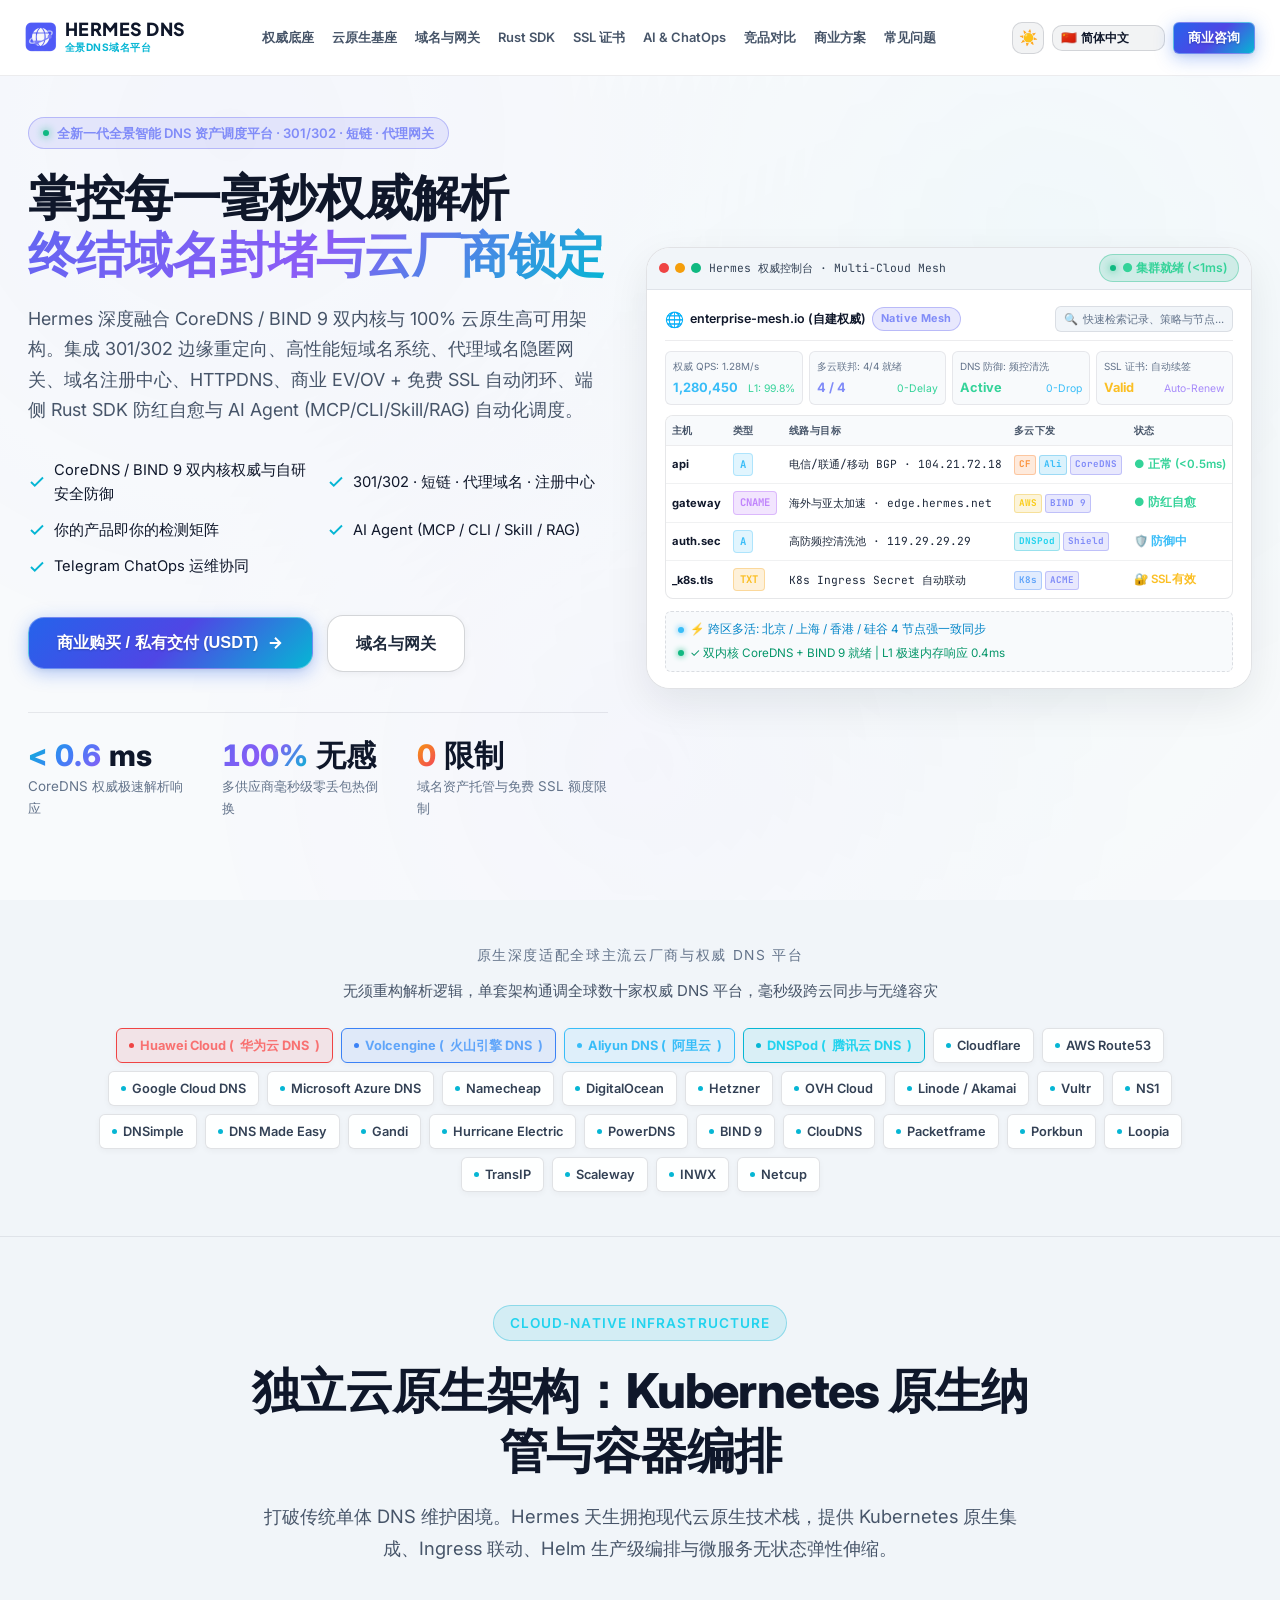
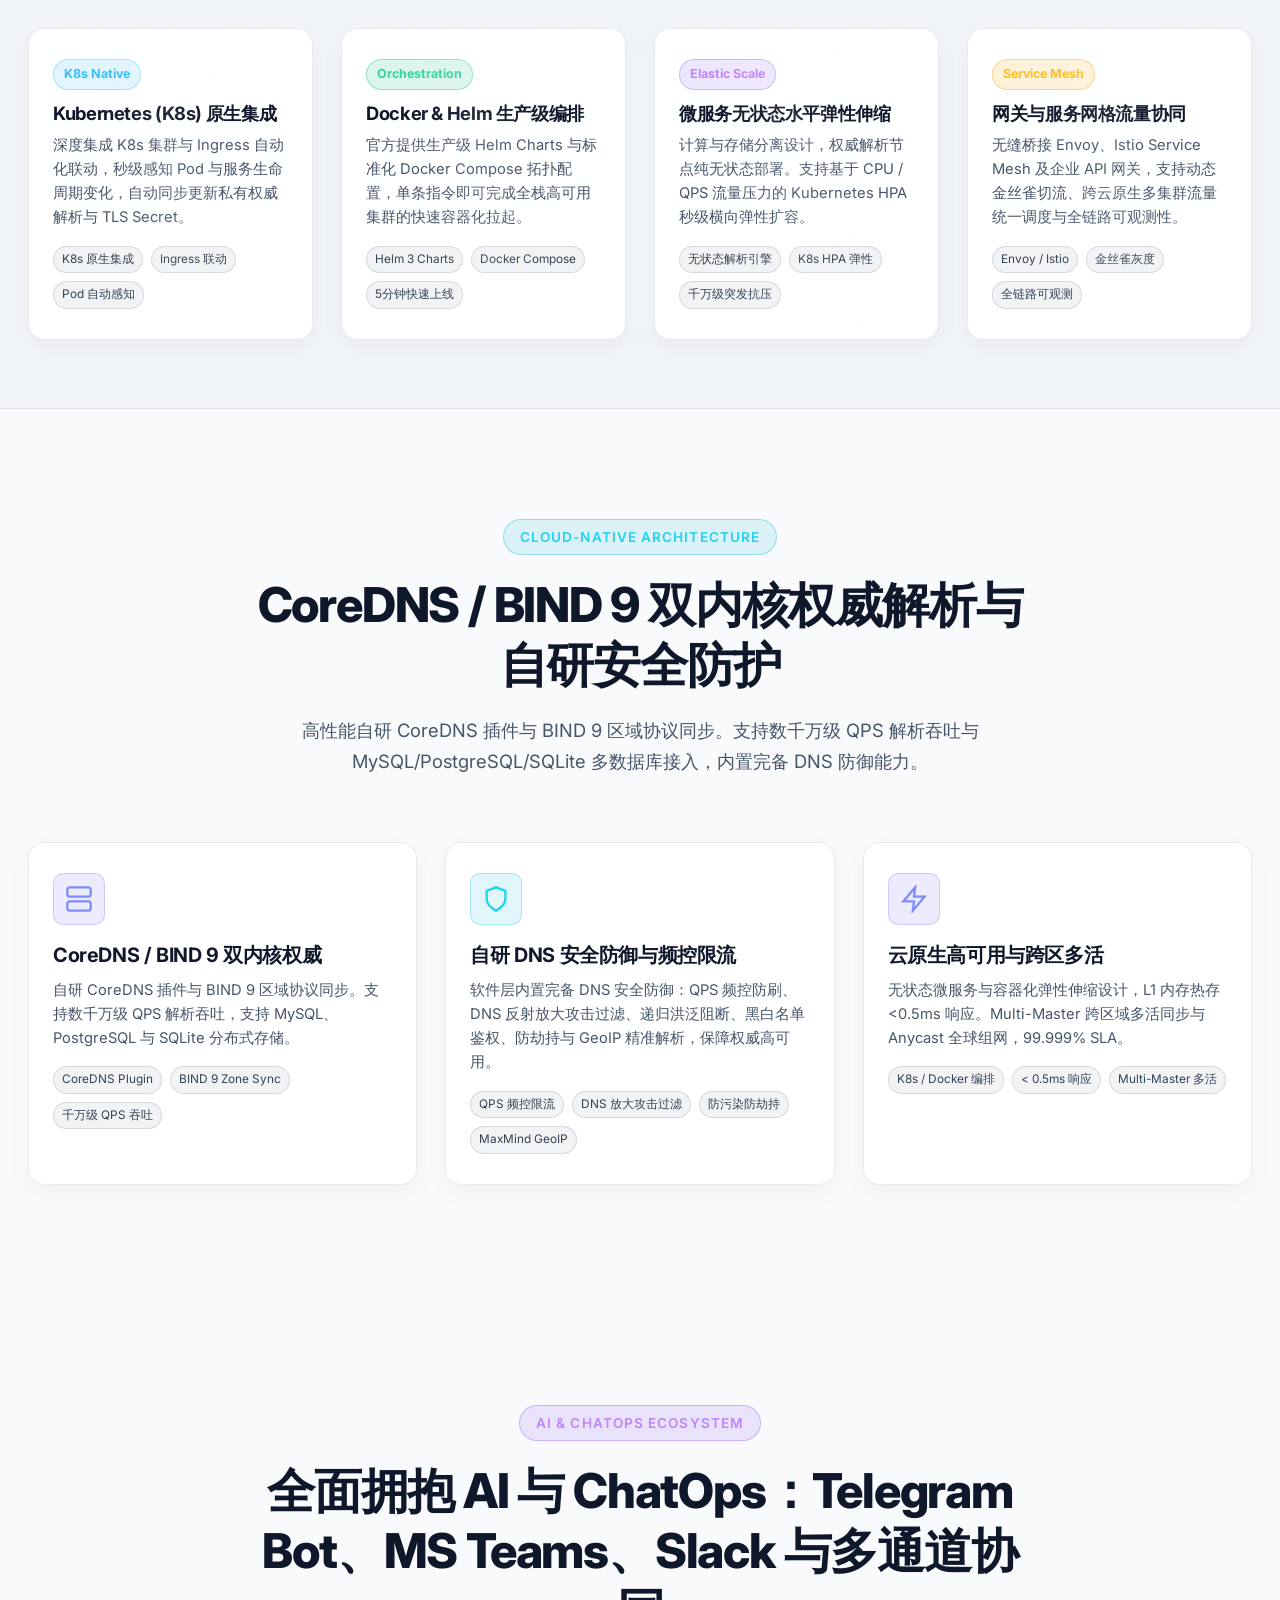
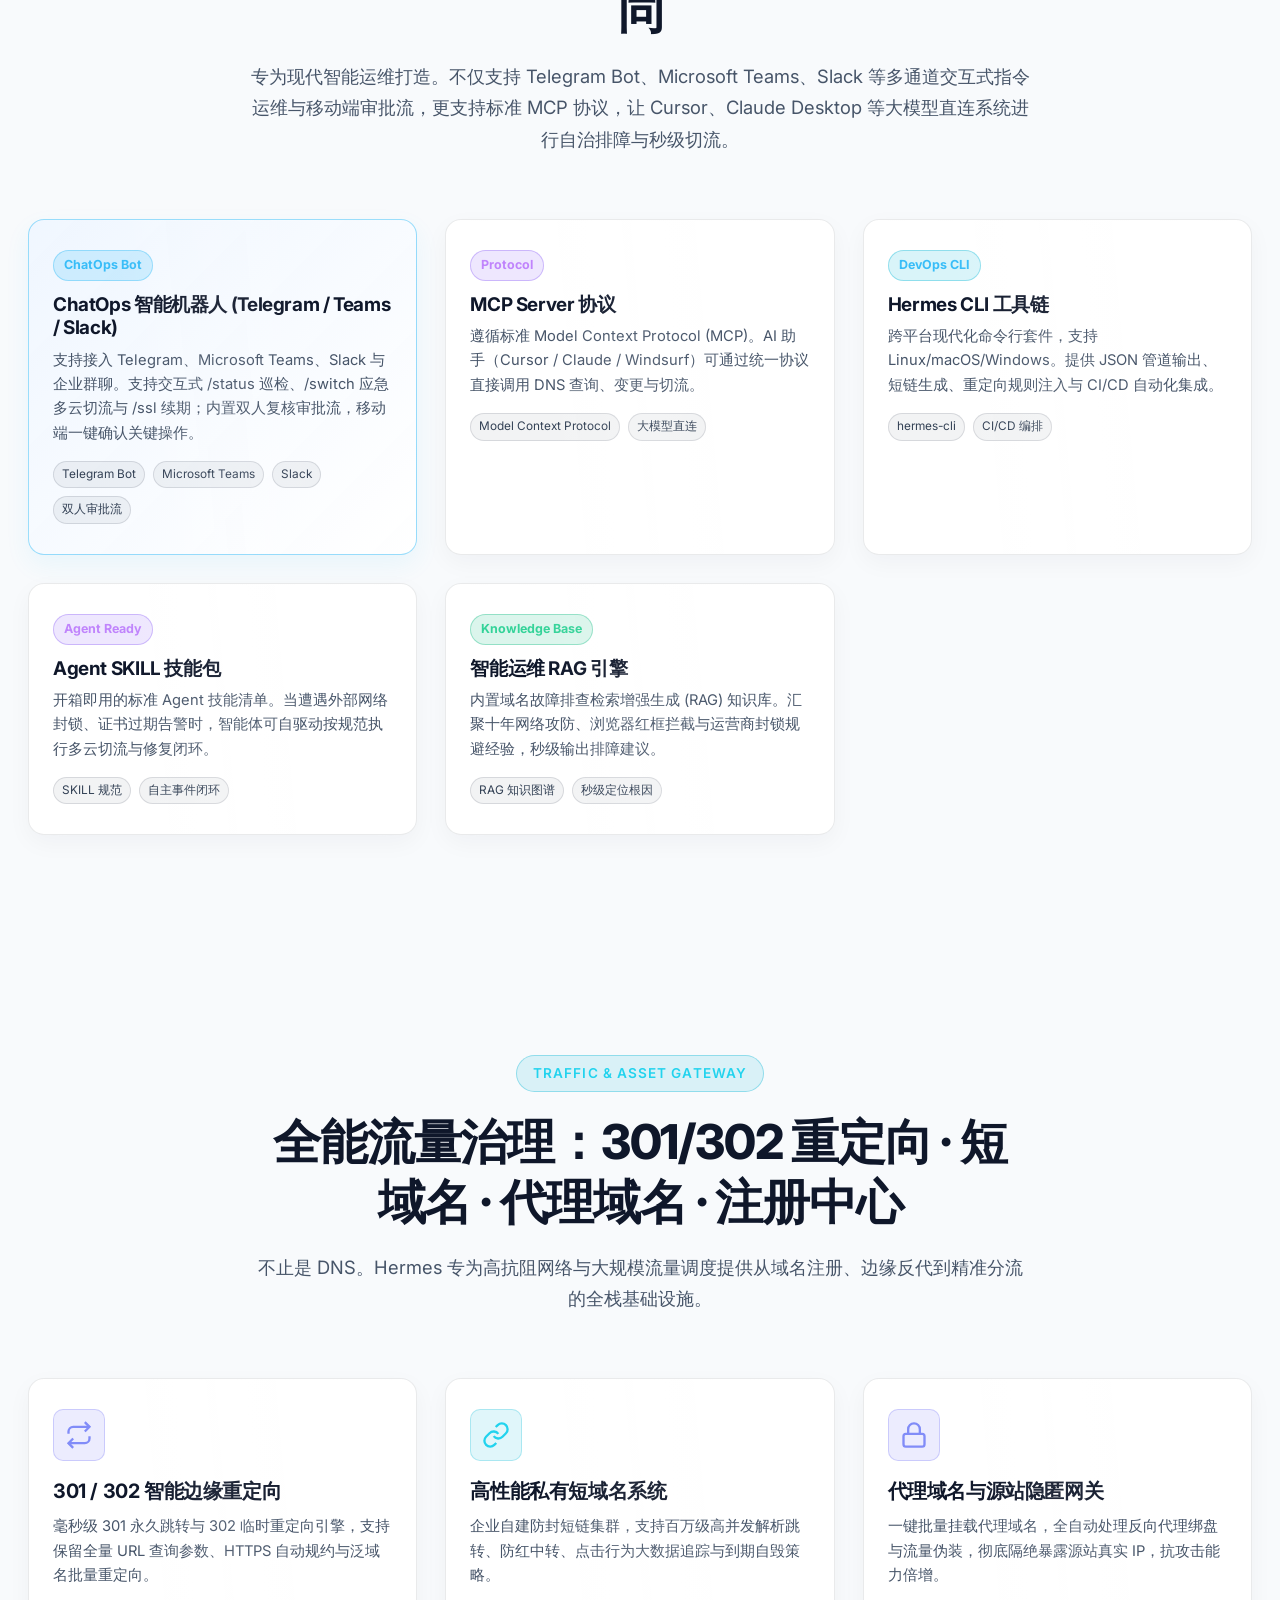
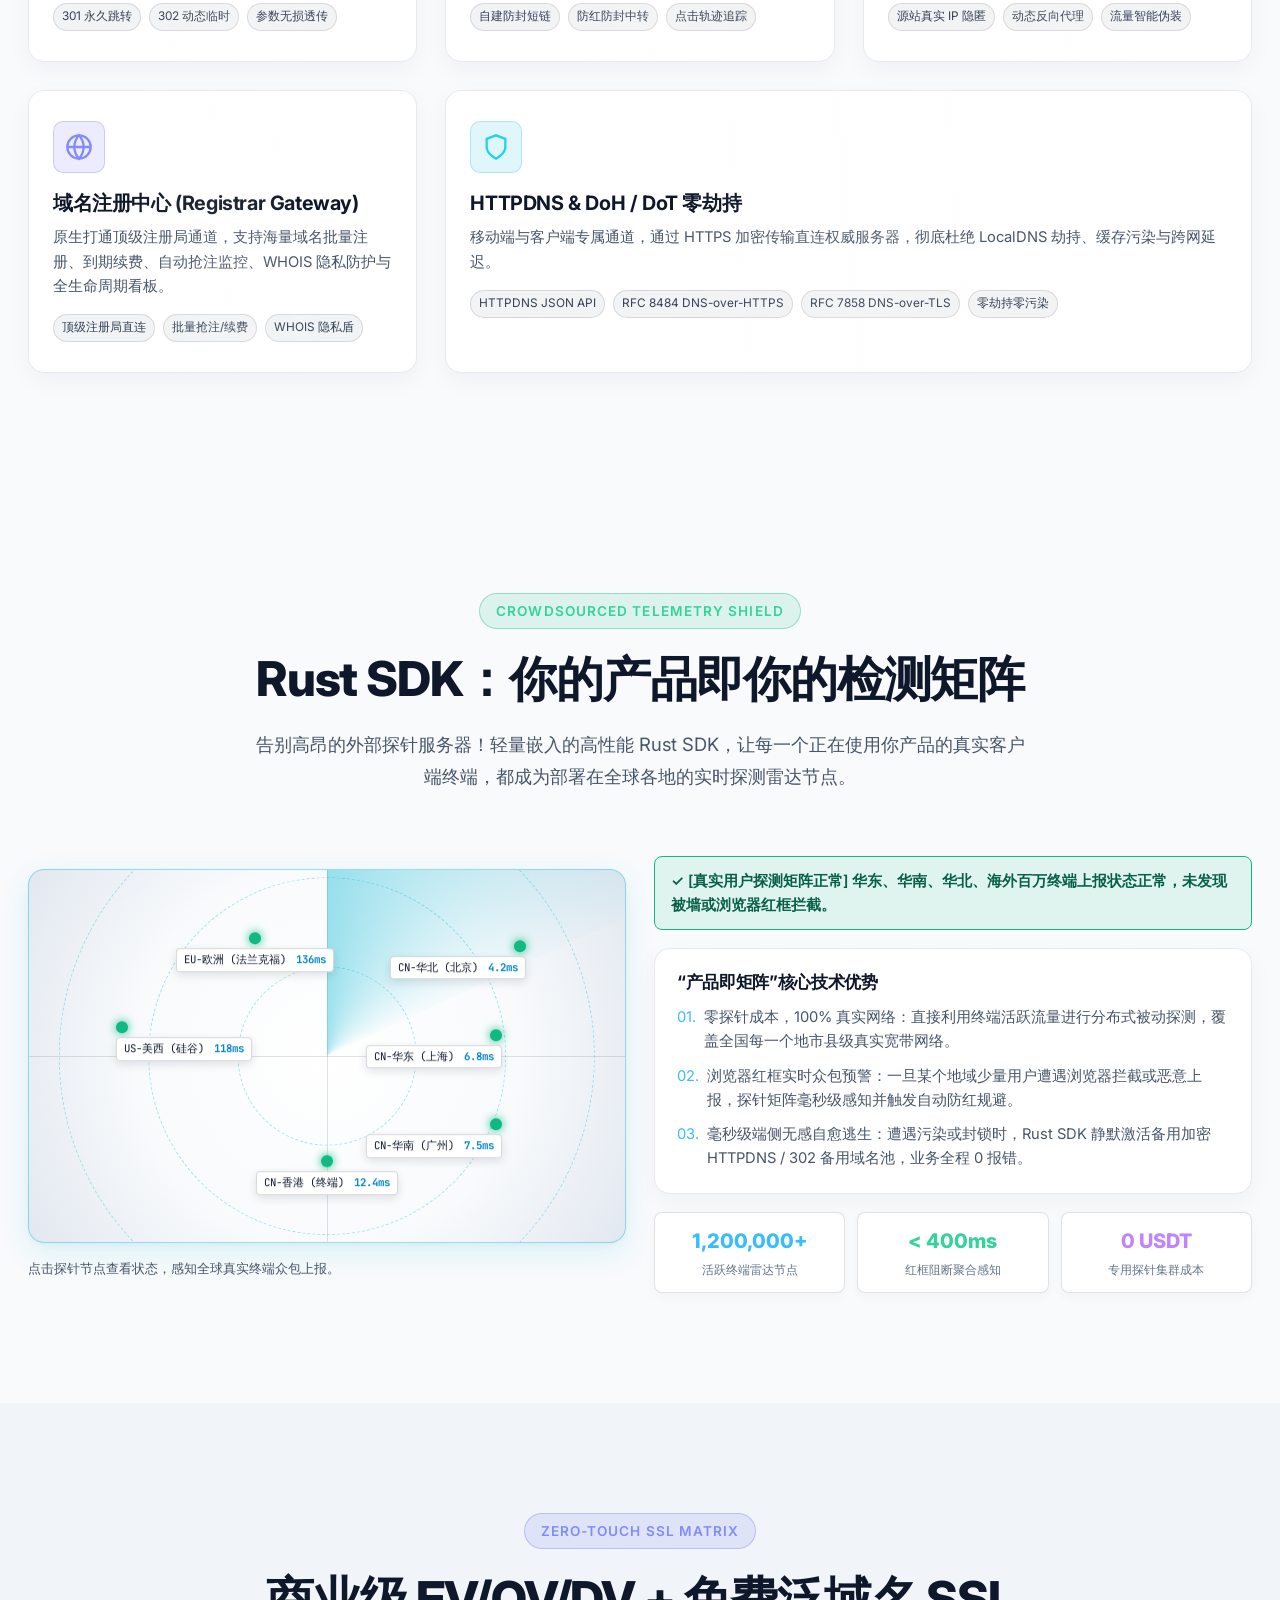
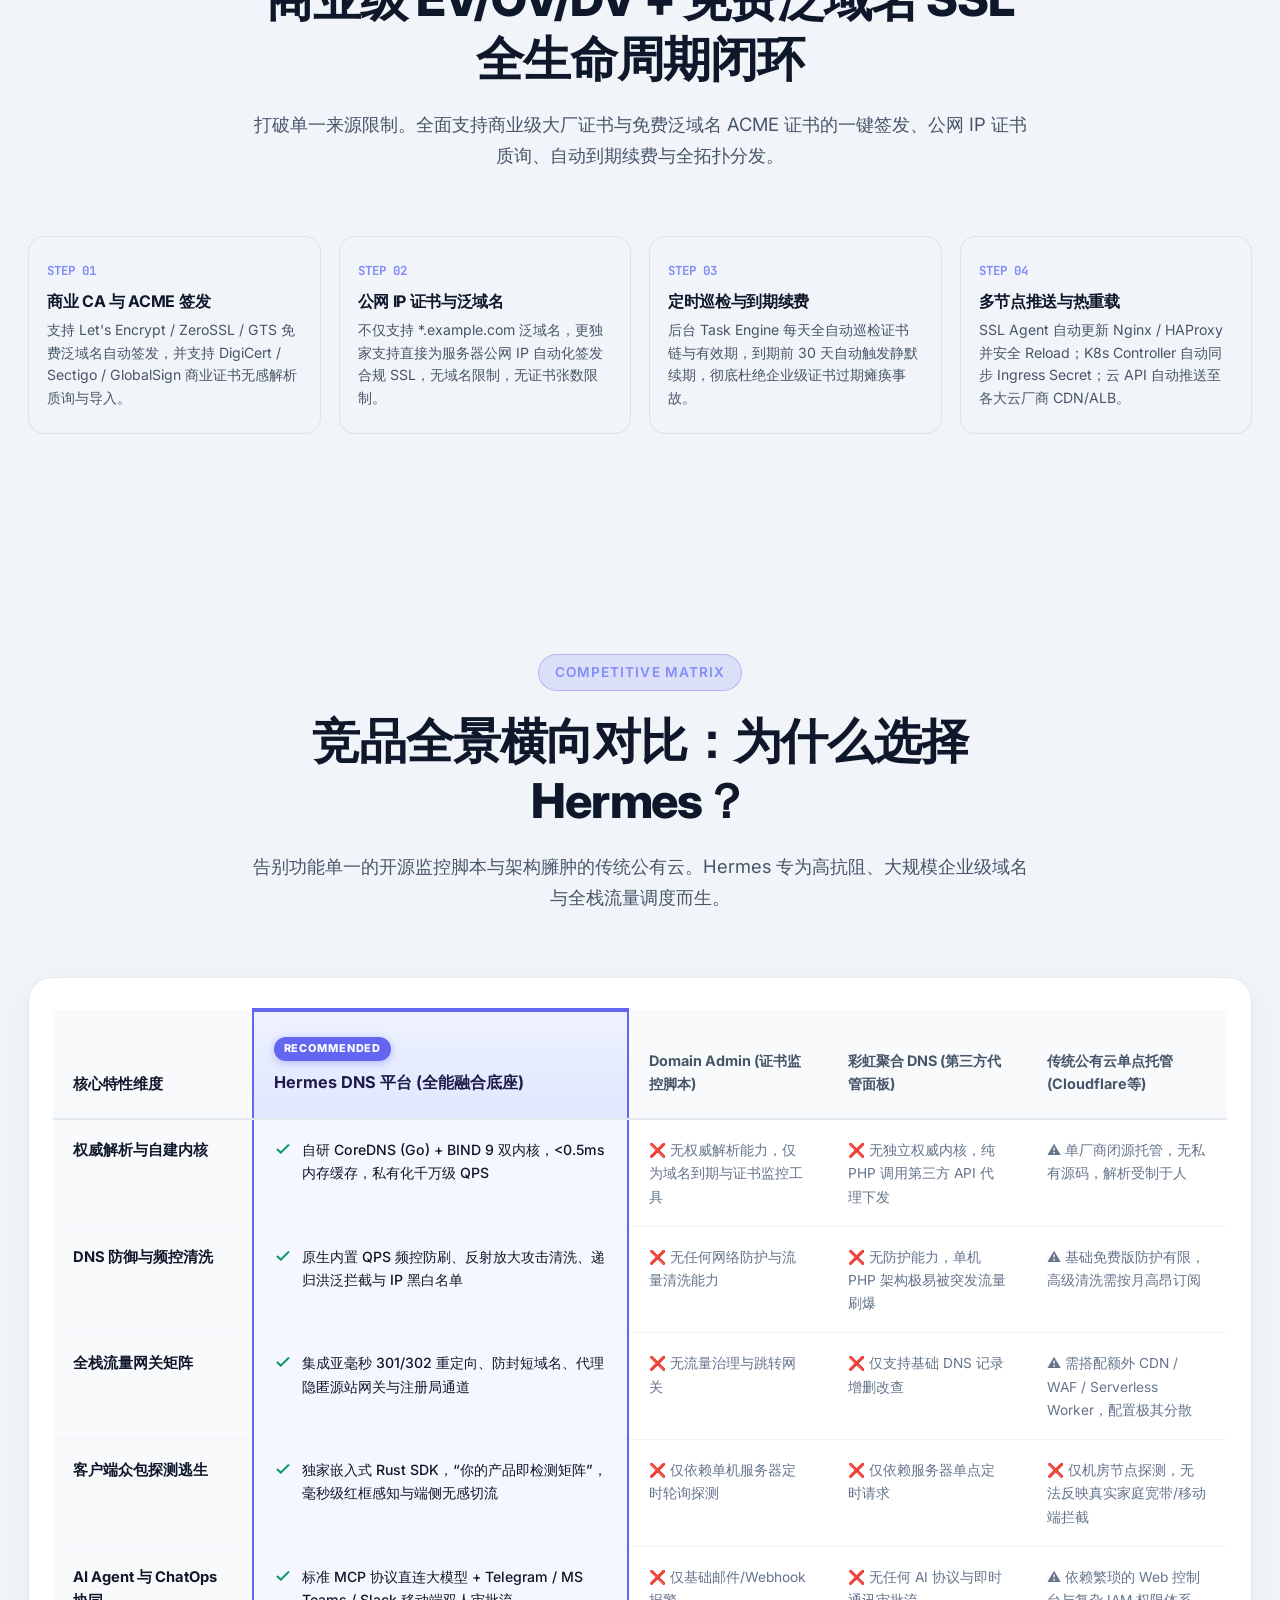
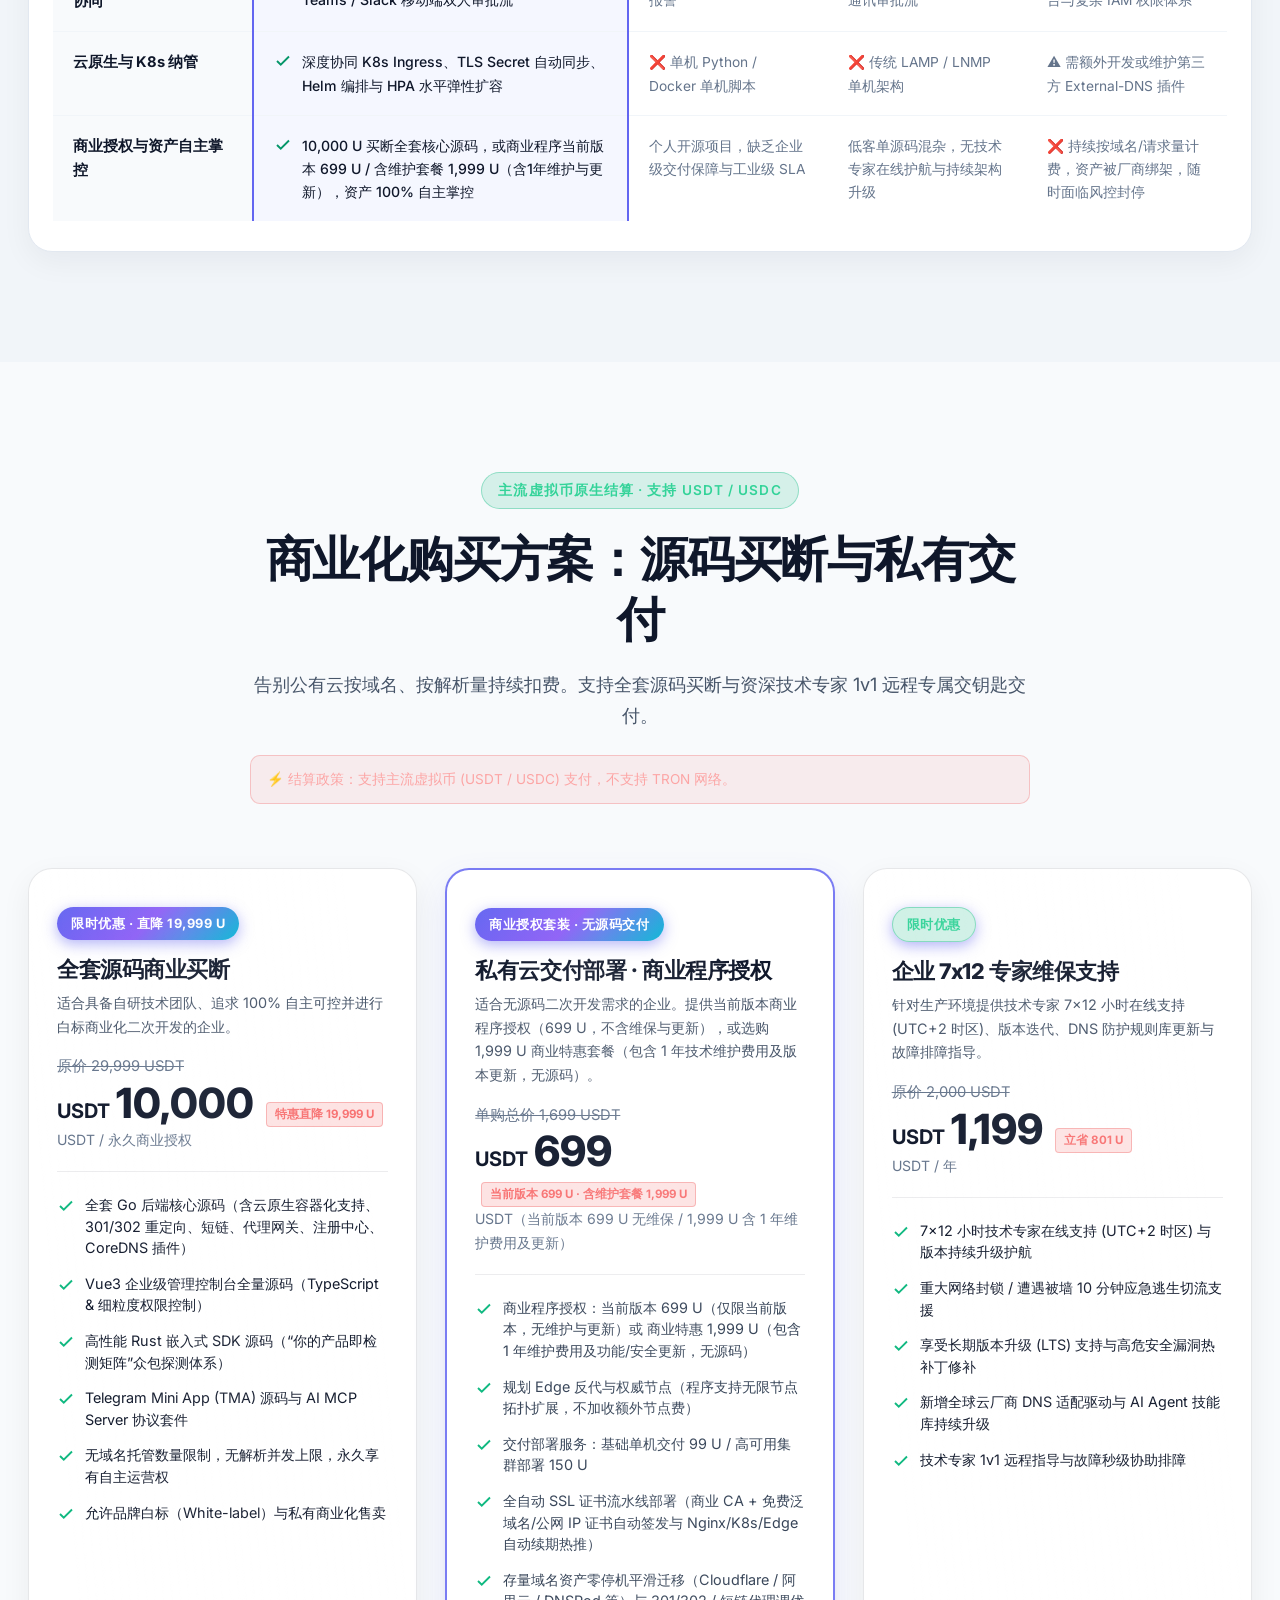
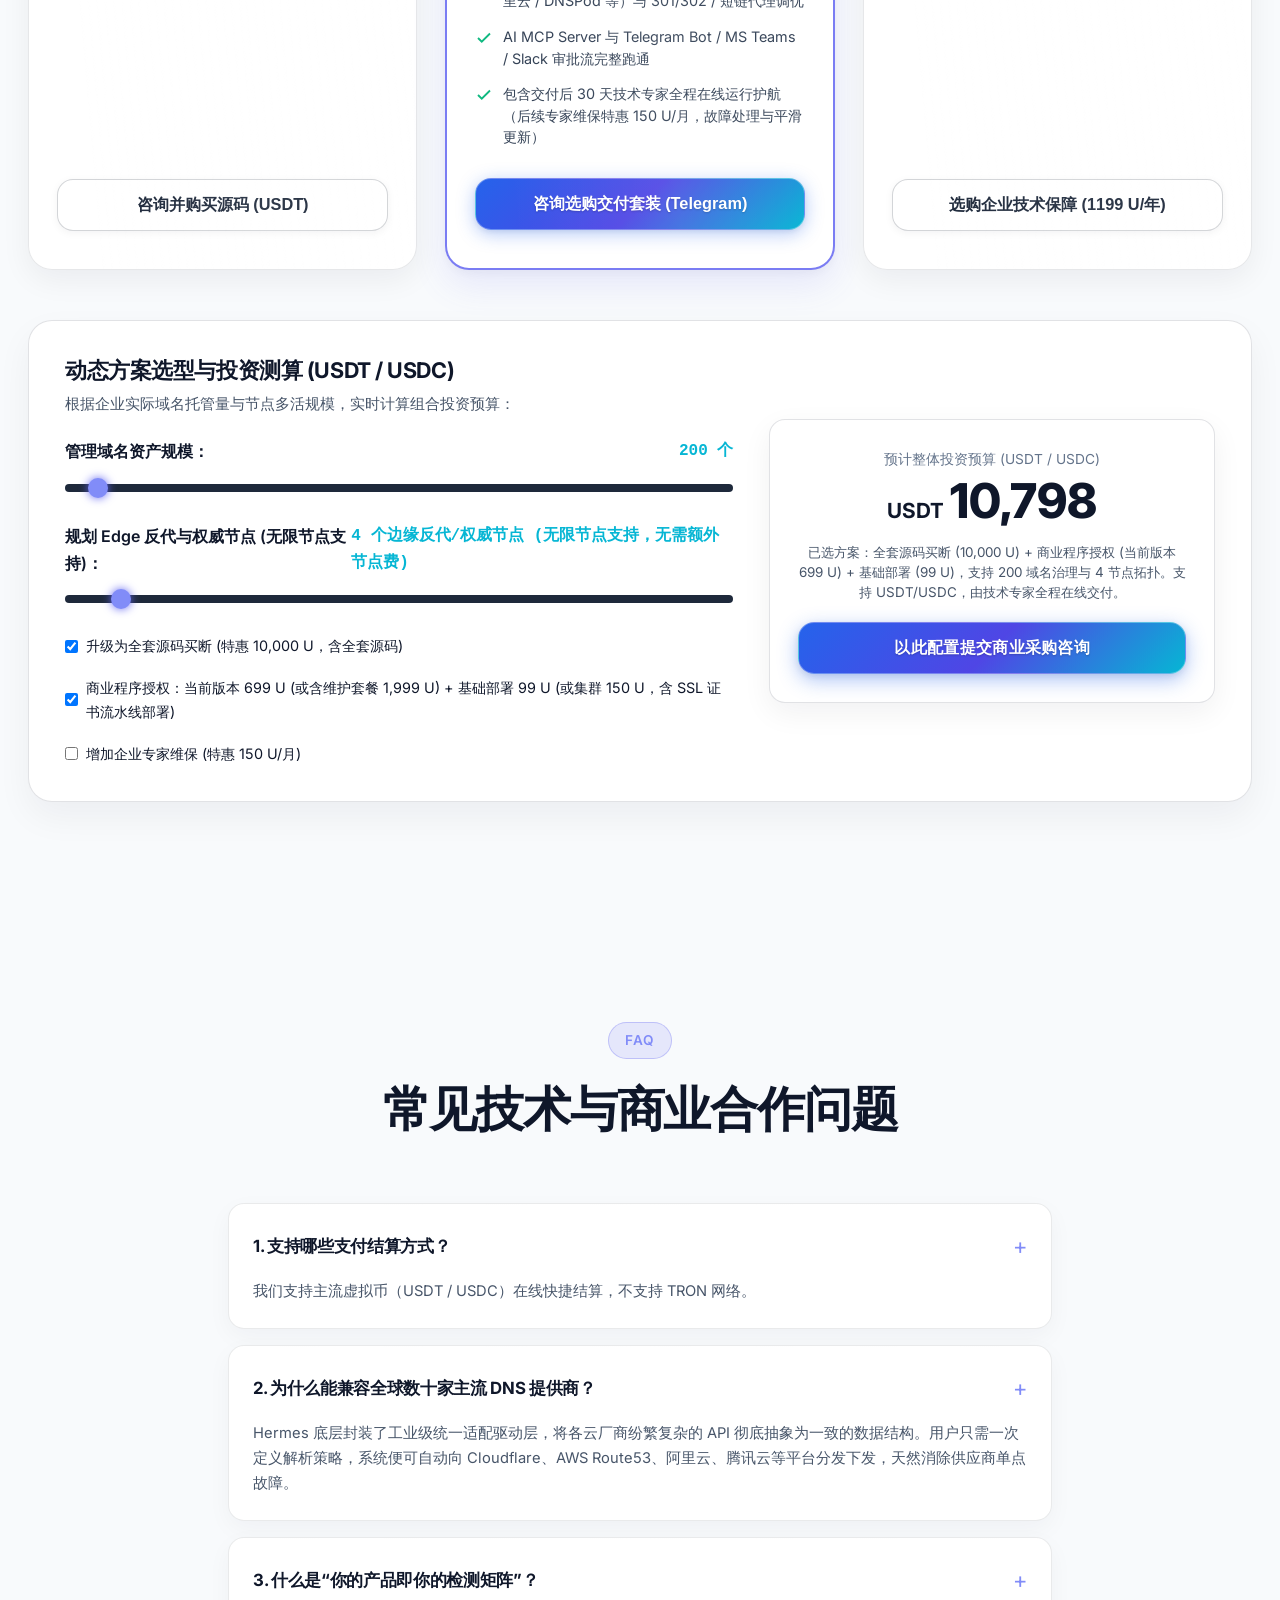
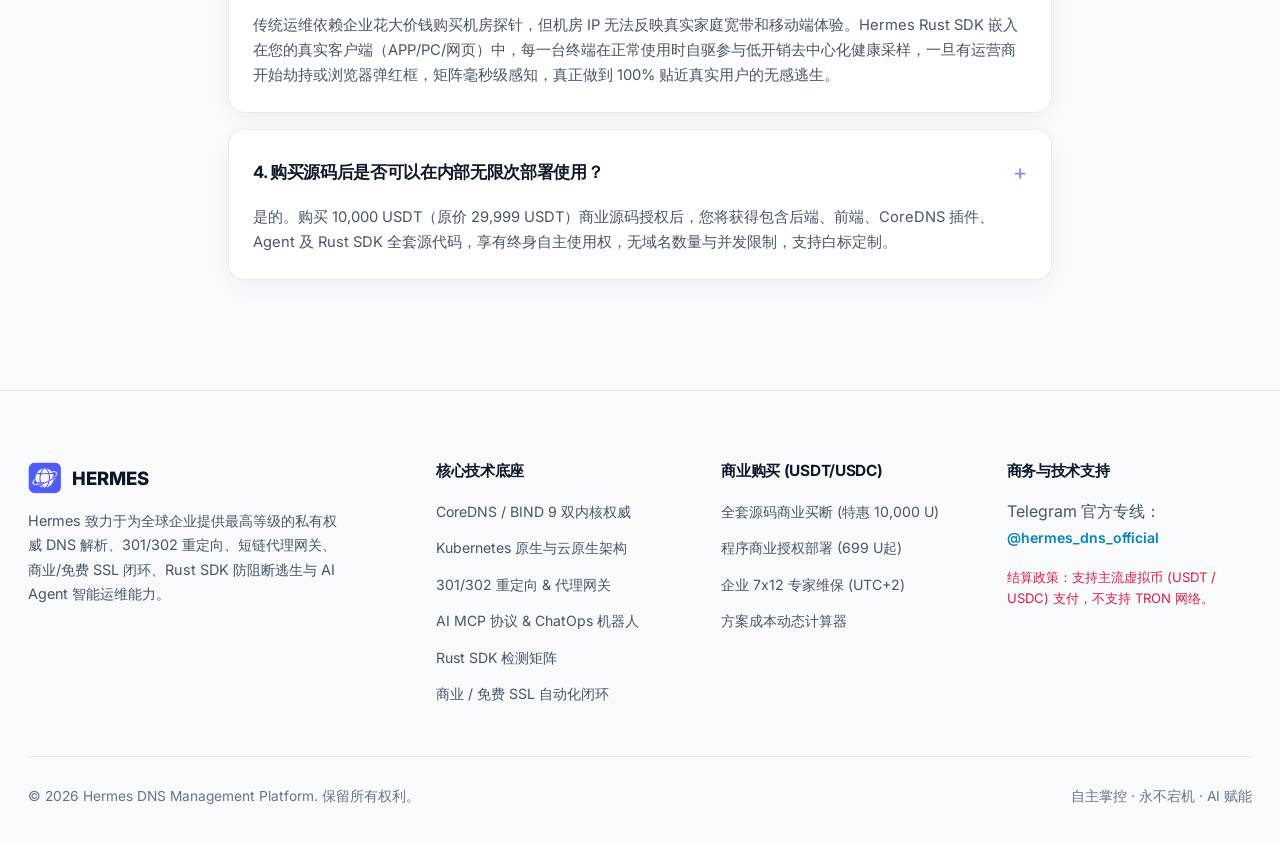
<file: index.html>
<!DOCTYPE html>
<html lang="zh-CN" data-lang="zh" class="lang-zh">
<head>
  <meta charset="UTF-8">
  <meta name="viewport" content="width=device-width, initial-scale=1.0">
  <!-- Early Client Adaptive System: Zero-Flicker Theme & Language Initialization -->
  <script>
    (function() {
      try {
        // 1. Theme adaptation
        var savedTheme = localStorage.getItem('hermes_theme');
        var theme = savedTheme;
        if (!theme) {
          theme = (window.matchMedia && window.matchMedia('(prefers-color-scheme: light)').matches) ? 'light' : 'dark';
        }
        document.documentElement.setAttribute('data-theme', theme);

        // 2. Language adaptation
        var currentDocLang = document.documentElement.getAttribute('data-lang');
        var path = (window.location && window.location.pathname) ? window.location.pathname.toLowerCase() : '';
        var pathLang = null;
        var supported = ['zh-tw', 'zh-hk', 'zh', 'en', 'ja', 'ko', 'vi', 'ru', 'es'];
        for (var i = 0; i < supported.length; i++) {
          var sl = supported[i];
          if (path.indexOf('/' + sl + '/') !== -1 || path.indexOf('/' + sl + '.') !== -1 || (path.length >= sl.length && path.slice(-sl.length) === sl)) {
            pathLang = sl;
            break;
          }
        }
        var lang = pathLang || currentDocLang || localStorage.getItem('hermes_lang');
        if (!lang) {
          var navLangs = (navigator.languages && navigator.languages.length) ? navigator.languages : [navigator.language || ''];
          for (var i = 0; i < navLangs.length; i++) {
            var raw = navLangs[i];
            if (!raw) continue;
            var l = raw.toLowerCase().trim();
            if (l === 'zh-tw' || l.indexOf('zh-hant-tw') === 0) { lang = 'zh-tw'; break; }
            if (l === 'zh-hk' || l === 'zh-mo' || l.indexOf('hant') !== -1) { lang = 'zh-hk'; break; }
            if (l === 'zh' || l === 'zh-cn' || l === 'zh-sg' || l.indexOf('zh-hans') === 0 || l.indexOf('zh') === 0) { lang = 'zh'; break; }
            if (l.indexOf('ja') === 0) { lang = 'ja'; break; }
            if (l.indexOf('ko') === 0) { lang = 'ko'; break; }
            if (l.indexOf('vi') === 0) { lang = 'vi'; break; }
            if (l.indexOf('ru') === 0 || l.indexOf('uk') === 0 || l.indexOf('be') === 0 || l.indexOf('kk') === 0) { lang = 'ru'; break; }
            if (l.indexOf('es') === 0) { lang = 'es'; break; }
            if (l.indexOf('en') === 0) { lang = 'en'; break; }
          }
          if (!lang) lang = 'zh';
        }
        document.documentElement.lang = lang;
        document.documentElement.setAttribute('data-lang', lang);
        if (lang.indexOf('zh') === 0) {
          document.documentElement.classList.add('lang-zh');
          document.documentElement.classList.remove('lang-non-zh');
        } else {
          document.documentElement.classList.remove('lang-zh');
          document.documentElement.classList.add('lang-non-zh');
        }
      } catch(e) {}
    })();
  </script>
  <title data-i18n="site_title">Hermes - 企业级私有权威DNS与多云高防流量调度系统</title>
  
  <!-- SEO Comprehensive Meta Tags -->
  <meta name="description" content="Hermes 是专为企业打造的高性能私有权威DNS（CoreDNS/BIND9双内核）、HTTPDNS、多云DNS一键无感热切、全自动商业与免费SSL闭环、Rust SDK防红自愈及AI Agent自动化调度平台。">
  <meta name="keywords" content="权威DNS, 智能DNS, CoreDNS, BIND9, HTTPDNS, DoH, DoT, 多云DNS切换, 多供应商线路, 千线BGP, 域名托管, SSL自动续费, 商业证书签发, 免费泛域名SSL, Rust SDK, 浏览器红框检测, 防红检测, 被墙逃生, AI Agent, MCP, RAG, EVM USDT">
  <meta name="robots" content="index, follow, max-snippet:-1, max-image-preview:large, max-video-preview:-1">
  <link rel="canonical" href="https://hermes.161616.top/">

  <!-- Alternate Language SEO Tags -->
  <link rel="alternate" hreflang="zh-CN" href="https://hermes.161616.top/zh/">
  <link rel="alternate" hreflang="zh-TW" href="https://hermes.161616.top/zh-tw/">
  <link rel="alternate" hreflang="zh-HK" href="https://hermes.161616.top/zh-hk/">
  <link rel="alternate" hreflang="en" href="https://hermes.161616.top/en/">
  <link rel="alternate" hreflang="ja" href="https://hermes.161616.top/ja/">
  <link rel="alternate" hreflang="ko" href="https://hermes.161616.top/ko/">
  <link rel="alternate" hreflang="vi" href="https://hermes.161616.top/vi/">
  <link rel="alternate" hreflang="ru" href="https://hermes.161616.top/ru/">
  <link rel="alternate" hreflang="es" href="https://hermes.161616.top/es/">
  <link rel="alternate" hreflang="x-default" href="https://hermes.161616.top/">

  <!-- Open Graph / Social SEO -->
  <meta property="og:locale" content="zh_CN">
  <meta property="og:type" content="software">
  <meta property="og:title" content="Hermes - 企业级私有权威DNS与多云高防流量调度系统">
  <meta property="og:description" content="Hermes 是专为企业打造的高性能私有权威DNS（CoreDNS/BIND9双内核）、HTTPDNS、多云DNS一键无感热切、全自动商业与免费SSL闭环、Rust SDK防红自愈及AI Agent自动化调度平台。">
  <meta property="og:url" content="https://hermes.161616.top/">
  <meta property="og:site_name" content="Hermes Platform">
  <meta property="og:image" content="https://hermes.161616.top/assets/images/logo.png">

  <!-- Twitter Card -->
  <meta name="twitter:card" content="summary_large_image">
  <meta name="twitter:title" content="Hermes - 企业级私有权威DNS与多云高防流量调度系统">
  <meta name="twitter:description" content="Hermes 是专为企业打造的高性能私有权威DNS（CoreDNS/BIND9双内核）、HTTPDNS、多云DNS一键无感热切、全自动商业与免费SSL闭环、Rust SDK防红自愈及AI Agent自动化调度平台。">
  <meta name="twitter:image" content="https://hermes.161616.top/assets/images/logo.png">

  <!-- Structured Data JSON-LD (Schema.org) for SEO -->
  <script type="application/ld+json">
  {
    "@context": "https://schema.org",
    "@graph": [
      {
        "@type": "SoftwareApplication",
        "name": "Hermes DNS Platform",
        "applicationCategory": "DevOpsApplication",
        "operatingSystem": "Linux, Windows, macOS, Docker, Kubernetes",
        "offers": {
          "@type": "Offer",
          "price": "999",
          "priceCurrency": "USD"
        },
        "description": "Enterprise Private Authoritative DNS, Multi-Cloud Switcher, Commercial SSL Automation, Rust Anti-Red SDK and AI MCP Engine."
      },
      {
        "@type": "Organization",
        "name": "Hermes DNS Management Platform",
        "url": "https://hermes.161616.top",
        "logo": "https://hermes.161616.top/assets/images/logo.png",
        "sameAs": [
          "https://t.me/hermes_dns_official"
        ]
      }
    ]
  }
  </script>

  <!-- Stylesheets -->
  <link rel="stylesheet" href="assets/css/style.css">
  <link rel="stylesheet" href="assets/css/components.css">
  <link rel="stylesheet" href="assets/css/animations.css">
  
  <link rel="icon" type="image/png" href="assets/images/logo.png">
</head>
<body>

  <!-- ================= 1. HEADER / NAVBAR WITH I18N ================= -->
  <header class="navbar" id="navbar">
    <div class="container navbar-container">
      <a href="#hero" class="brand-logo">
        <img src="assets/images/logo.png" alt="Hermes DNS Platform" class="brand-logo-img">
        <div class="brand-text-box">
          <span class="brand-name">HERMES DNS</span>
          <span class="brand-sub" data-i18n="brand_sub">全景DNS域名平台</span>
        </div>
      </a>

      <!-- Streamlined Navigation to prevent overlap in any language -->
      <nav class="nav-links">
        <a href="#authoritative-core" class="nav-link" data-i18n="nav_arch">权威底座</a>
        <a href="#cloud-native" class="nav-link" data-i18n="nav_cloud">云原生基座</a>
        <a href="#domain-matrix" class="nav-link" data-i18n="nav_domain_matrix">域名与网关</a>
        <a href="#rust-sdk" class="nav-link" data-i18n="nav_rust">Rust SDK</a>
        <a href="#ssl-pipeline" class="nav-link" data-i18n="nav_ssl">SSL 证书</a>
        <a href="#ai-ecosystem" class="nav-link" data-i18n="nav_chatops">AI & ChatOps</a>
        <a href="#comparison" class="nav-link" data-i18n="nav_comparison">竞品对比</a>
        <a href="#pricing" class="nav-link" data-i18n="nav_pricing">商业方案</a>
        <a href="#faq" class="nav-link" data-i18n="nav_faq">常见问题</a>
      </nav>

      <div class="nav-actions">
        <!-- Light / Dark Theme Switcher Button -->
        <button class="theme-toggle-btn" id="theme-toggle-btn" aria-label="Toggle Theme" title="切换深色/浅色模式">🌙</button>

        <!-- Compact Language Switcher (9 Languages) -->
        <div class="lang-selector-box">
          <select class="lang-select" id="lang-select" aria-label="Language Selector">
            <option value="zh" selected>🇨🇳 简体中文</option>
            <option value="zh-tw">🇹🇼 繁體中文</option>
            <option value="zh-hk">🇭🇰 粵語</option>
            <option value="en">🇺🇸 English</option>
            <option value="ja">🇯🇵 日本語</option>
            <option value="ko">🇰🇷 한국어</option>
            <option value="vi">🇻🇳 Tiếng Việt</option>
            <option value="ru">🇷🇺 Русский</option>
            <option value="es">🇪🇸 Español</option>
          </select>
        </div>

        <button class="btn btn-primary btn-sm btn-trigger-inquiry" data-plan="官网导航咨询">
          <span data-i18n="nav_inquiry_btn">商业咨询</span>
        </button>
      </div>

      <button class="mobile-toggle" aria-label="Toggle Menu">
        <svg width="24" height="24" viewBox="0 0 24 24" fill="none" stroke="currentColor" stroke-width="2">
          <line x1="3" y1="12" x2="21" y2="12"></line>
          <line x1="3" y1="6" x2="21" y2="6"></line>
          <line x1="3" y1="18" x2="21" y2="18"></line>
        </svg>
      </button>
    </div>
  </header>

  <!-- ================= 2. HERO SECTION ================= -->
  <section class="hero-section" id="hero">
    <div class="container hero-grid">
      
      <div class="hero-content">
        <div class="hero-tag">
          <span class="status-dot"></span>
          <span data-i18n="hero_tag">全新一代全景智能 DNS 资产调度平台 · 301/302 · 短链 · 代理网关</span>
        </div>

        <h1 class="hero-title">
          <span data-i18n="hero_title_1">掌控每一毫秒权威解析</span><br class="hero-title-br">
          <span class="text-gradient" data-i18n="hero_title_2">终结域名封堵与云厂商锁定</span>
        </h1>

        <p class="hero-desc" data-i18n="hero_desc">Hermes 深度融合 CoreDNS / BIND 9 双内核与 100% 云原生高可用架构。集成 301/302 边缘重定向、高性能短域名系统、代理域名隐匿网关、域名注册中心、HTTPDNS、商业 EV/OV + 免费 SSL 自动闭环、端侧 Rust SDK 防红自愈与 AI Agent (MCP/CLI/Skill/RAG) 自动化调度。</p>

        <div class="hero-highlights">
          <div class="highlight-item">
            <svg width="18" height="18" viewBox="0 0 24 24" fill="none" stroke="currentColor" stroke-width="2.5"><polyline points="20 6 9 17 4 12"></polyline></svg>
            <span data-i18n="badge_coredns">CoreDNS / BIND 9 双内核权威与自研安全防御</span>
          </div>
          <div class="highlight-item">
            <svg width="18" height="18" viewBox="0 0 24 24" fill="none" stroke="currentColor" stroke-width="2.5"><polyline points="20 6 9 17 4 12"></polyline></svg>
            <span data-i18n="badge_matrix">301/302 · 短链 · 代理域名 · 注册中心</span>
          </div>
          <div class="highlight-item">
            <svg width="18" height="18" viewBox="0 0 24 24" fill="none" stroke="currentColor" stroke-width="2.5"><polyline points="20 6 9 17 4 12"></polyline></svg>
            <span data-i18n="badge_rust">你的产品即你的检测矩阵</span>
          </div>
          <div class="highlight-item">
            <svg width="18" height="18" viewBox="0 0 24 24" fill="none" stroke="currentColor" stroke-width="2.5"><polyline points="20 6 9 17 4 12"></polyline></svg>
            <span data-i18n="badge_ai">AI Agent (MCP / CLI / Skill / RAG)</span>
          </div>
          <div class="highlight-item">
            <svg width="18" height="18" viewBox="0 0 24 24" fill="none" stroke="currentColor" stroke-width="2.5"><polyline points="20 6 9 17 4 12"></polyline></svg>
            <span data-i18n="badge_chatops">Telegram ChatOps 运维协同</span>
          </div>
        </div>

        <div class="hero-actions">
          <button class="btn btn-primary btn-lg btn-trigger-inquiry" data-plan="首屏商业购买意向">
            <span data-i18n="hero_btn_buy">商业购买 / 私有交付 (USDT)</span>
            <svg width="18" height="18" viewBox="0 0 24 24" fill="none" stroke="currentColor" stroke-width="2.5"><line x1="5" y1="12" x2="19" y2="12"></line><polyline points="12 5 19 12 12 19"></polyline></svg>
          </button>
          <a href="#domain-matrix" class="btn btn-secondary btn-lg">
            <span data-i18n="nav_domain_matrix">域名与网关</span>
          </a>
        </div>

        <div class="hero-metrics">
          <div class="metric-item">
            <div class="metric-num"><span class="text-gradient-cyan">&lt; 0.6</span> ms</div>
            <div class="metric-label" data-i18n="metric_latency">CoreDNS 权威极速解析响应</div>
          </div>
          <div class="metric-item">
            <div class="metric-num"><span class="text-gradient">100%</span> <span data-i18n="metric_seamless">无感</span></div>
            <div class="metric-label" data-i18n="metric_switch">多供应商毫秒级零丢包热倒换</div>
          </div>
          <div class="metric-item">
            <div class="metric-num"><span class="text-gradient-gold">0</span> <span data-i18n="metric_limits">限制</span></div>
            <div class="metric-label" data-i18n="metric_zero">域名资产托管与免费 SSL 额度限制</div>
          </div>
        </div>
      </div>

      <!-- Hero Right Dashboard (Header Overlap & i18n fixed) -->
      <div class="hero-visual">
        <div class="dashboard-mock float-anim">
          <div class="window-header">
            <div class="window-dots">
              <span></span><span></span><span></span>
            </div>
            <div class="window-title" data-i18n="console_win_title">Hermes 权威控制台 · Multi-Cloud Mesh</div>
            <span class="status-pill"><span class="status-dot"></span> <span data-i18n="console_win_status">● 集群就绪 (<1ms)</span></span>
          </div>

          <div class="window-body">
            <!-- Console Topbar with Zone breadcrumb and filter -->
            <div class="console-topbar">
              <div class="console-breadcrumb">
                <span style="font-size: 0.95rem;">🌐</span>
                <span data-i18n="console_zone_name">enterprise-mesh.io (自建权威)</span>
                <span class="zone-badge">Native Mesh</span>
              </div>
              <div class="console-search-box">
                <span>🔍</span>
                <span data-i18n="console_search_hint">快速检索记录、策略与节点...</span>
              </div>
            </div>

            <!-- Console Metrics Cards (4 compact cards) -->
            <div class="console-metrics-row">
              <div class="console-metric-item">
                <div class="metric-lbl" data-i18n="console_stat_qps">权威 QPS: 1.28M/s</div>
                <div class="metric-val" style="color: #38bdf8;">1,280,450 <span style="font-size: 0.65rem; color: #34d399; font-weight: normal;">L1: 99.8%</span></div>
              </div>
              <div class="console-metric-item">
                <div class="metric-lbl" data-i18n="console_stat_sync">多云联邦: 4/4 就绪</div>
                <div class="metric-val" style="color: #818cf8;">4 / 4 <span style="font-size: 0.65rem; color: #34d399; font-weight: normal;">0-Delay</span></div>
              </div>
              <div class="console-metric-item">
                <div class="metric-lbl" data-i18n="console_stat_defense">DNS 防御: 频控清洗</div>
                <div class="metric-val" style="color: #34d399;">Active <span style="font-size: 0.65rem; color: #38bdf8; font-weight: normal;">0-Drop</span></div>
              </div>
              <div class="console-metric-item">
                <div class="metric-lbl" data-i18n="console_stat_ssl">SSL 证书: 自动续签</div>
                <div class="metric-val" style="color: #fbbf24;">Valid <span style="font-size: 0.65rem; color: #a78bfa; font-weight: normal;">Auto-Renew</span></div>
              </div>
            </div>

            <!-- Authentic Live DNS Records Data Table (真实的 DNS 生产级解析记录管理表) -->
            <div class="console-records-table-wrapper">
              <table class="console-records-table">
                <thead>
                  <tr>
                    <th style="width: 16%;" data-i18n="console_th_host">主机</th>
                    <th style="width: 12%;" data-i18n="console_th_type">类型</th>
                    <th style="width: 34%;" data-i18n="console_th_line">线路与目标</th>
                    <th style="width: 20%;" data-i18n="console_th_sync">多云下发</th>
                    <th style="width: 18%;" data-i18n="console_th_status">状态</th>
                  </tr>
                </thead>
                <tbody>
                  <tr>
                    <td><strong style="color: #ffffff;">api</strong></td>
                    <td><span class="rec-type-badge rec-a">A</span></td>
                    <td><span style="font-family: 'JetBrains Mono', monospace; color: #e2e8f0;" data-i18n="console_r1_line">电信/联通/移动 BGP · 104.21.72.18</span></td>
                    <td>
                      <span class="sync-tag sync-cf">CF</span>
                      <span class="sync-tag sync-ali">Ali</span>
                      <span class="sync-tag sync-mesh">CoreDNS</span>
                    </td>
                    <td><span class="rec-status-ok" data-i18n="console_r1_status">● 正常 (<0.5ms)</span></td>
                  </tr>

                  <tr>
                    <td><strong style="color: #ffffff;">gateway</strong></td>
                    <td><span class="rec-type-badge rec-cname">CNAME</span></td>
                    <td><span style="font-family: 'JetBrains Mono', monospace; color: #e2e8f0;" data-i18n="console_r2_line">海外与亚太加速 · edge.hermes.net</span></td>
                    <td>
                      <span class="sync-tag sync-aws">AWS</span>
                      <span class="sync-tag sync-mesh">BIND 9</span>
                    </td>
                    <td><span class="rec-status-ok" data-i18n="console_r2_status">● 防红自愈</span></td>
                  </tr>

                  <tr>
                    <td><strong style="color: #ffffff;">auth.sec</strong></td>
                    <td><span class="rec-type-badge rec-a">A</span></td>
                    <td><span style="font-family: 'JetBrains Mono', monospace; color: #e2e8f0;" data-i18n="console_r3_line">高防频控清洗池 · 119.29.29.29</span></td>
                    <td>
                      <span class="sync-tag sync-pod">DNSPod</span>
                      <span class="sync-tag sync-mesh">Shield</span>
                    </td>
                    <td><span class="rec-status-shield" data-i18n="console_r3_status">🛡️ 防御中</span></td>
                  </tr>

                  <tr>
                    <td><strong style="color: #ffffff;">_k8s.tls</strong></td>
                    <td><span class="rec-type-badge rec-txt">TXT</span></td>
                    <td><span style="font-family: 'JetBrains Mono', monospace; color: #e2e8f0;" data-i18n="console_r4_line">K8s Ingress Secret 自动联动</span></td>
                    <td>
                      <span class="sync-tag sync-k8s">K8s</span>
                      <span class="sync-tag sync-mesh">ACME</span>
                    </td>
                    <td><span class="rec-status-ssl" data-i18n="console_r4_status">🔐 SSL有效</span></td>
                  </tr>
                </tbody>
              </table>
            </div>

            <!-- Real-time Cluster Telemetry Status Bar -->
            <div class="console-footer-bar">
              <div class="console-footer-line1">
                <span class="status-dot-sm" style="background:#38bdf8; box-shadow:0 0 6px #38bdf8;"></span>
                <span data-i18n="console_footer_sync">⚡ 跨区多活: 北京 / 上海 / 香港 / 硅谷 4 节点强一致同步</span>
              </div>
              <div class="console-footer-line2">
                <span class="status-dot-sm" style="background:#10b981; box-shadow:0 0 6px #10b981;"></span>
                <span data-i18n="console_footer_engine">✓ 双内核 CoreDNS + BIND 9 就绪 | L1 极速内存响应 0.4ms</span>
              </div>
            </div>

          </div>
        </div>
      </div>

    </div>
  </section>

  <!-- ================= 3. GLOBAL PROVIDER SHOWCASE ================= -->
  <section class="section-alt" style="padding: 44px 0; border-bottom: 1px solid var(--border-subtle);">
    <div class="container" style="text-align: center;">
      <div style="font-size: 0.86rem; color: var(--text-muted); text-transform: uppercase; letter-spacing: 0.12em; margin-bottom: 12px;" data-i18n="provider_title">原生深度适配全球主流云厂商与权威 DNS 平台</div>
      <p style="font-size: 0.94rem; color: var(--text-secondary); max-width: 820px; margin: 0 auto 24px auto;" data-i18n="provider_desc">无须重构解析逻辑，单套架构通调全球数十家权威 DNS 平台，毫秒级跨云同步与无缝容灾</p>

      <div class="provider-wall">
        <span class="provider-chip" style="border-color: #ef4444; background: rgba(239, 68, 68, 0.1); color: #f87171; font-weight: 700;"><span class="chip-dot" style="background:#ef4444;"></span>Huawei Cloud (<span data-i18n="prov_huawei">华为云 DNS</span>)</span>
        <span class="provider-chip" style="border-color: #3b82f6; background: rgba(59, 130, 246, 0.1); color: #60a5fa; font-weight: 700;"><span class="chip-dot" style="background:#3b82f6;"></span>Volcengine (<span data-i18n="prov_volc">火山引擎 DNS</span>)</span>
        <span class="provider-chip" style="border-color: #38bdf8; background: rgba(56, 189, 248, 0.1); color: #38bdf8; font-weight: 700;"><span class="chip-dot" style="background:#38bdf8;"></span>Aliyun DNS (<span data-i18n="prov_aliyun">阿里云</span>)</span>
        <span class="provider-chip" style="border-color: #06b6d4; background: rgba(6, 182, 212, 0.1); color: #22d3ee; font-weight: 700;"><span class="chip-dot" style="background:#06b6d4;"></span>DNSPod (<span data-i18n="prov_tencent">腾讯云 DNS</span>)</span>
        <span class="provider-chip"><span class="chip-dot"></span>Cloudflare</span>
        <span class="provider-chip"><span class="chip-dot"></span>AWS Route53</span>
        <span class="provider-chip"><span class="chip-dot"></span>Google Cloud DNS</span>
        <span class="provider-chip"><span class="chip-dot"></span>Microsoft Azure DNS</span>
        <span class="provider-chip"><span class="chip-dot"></span>Namecheap</span>
        <span class="provider-chip"><span class="chip-dot"></span>DigitalOcean</span>
        <span class="provider-chip"><span class="chip-dot"></span>Hetzner</span>
        <span class="provider-chip"><span class="chip-dot"></span>OVH Cloud</span>
        <span class="provider-chip"><span class="chip-dot"></span>Linode / Akamai</span>
        <span class="provider-chip"><span class="chip-dot"></span>Vultr</span>
        <span class="provider-chip"><span class="chip-dot"></span>NS1</span>
        <span class="provider-chip"><span class="chip-dot"></span>DNSimple</span>
        <span class="provider-chip"><span class="chip-dot"></span>DNS Made Easy</span>
        <span class="provider-chip"><span class="chip-dot"></span>Gandi</span>
        <span class="provider-chip"><span class="chip-dot"></span>Hurricane Electric</span>
        <span class="provider-chip"><span class="chip-dot"></span>PowerDNS</span>
        <span class="provider-chip"><span class="chip-dot"></span>BIND 9</span>
        <span class="provider-chip"><span class="chip-dot"></span>ClouDNS</span>
        <span class="provider-chip"><span class="chip-dot"></span>Packetframe</span>
        <span class="provider-chip"><span class="chip-dot"></span>Porkbun</span>
        <span class="provider-chip"><span class="chip-dot"></span>Loopia</span>
        <span class="provider-chip"><span class="chip-dot"></span>TransIP</span>
        <span class="provider-chip"><span class="chip-dot"></span>Scaleway</span>
        <span class="provider-chip"><span class="chip-dot"></span>INWX</span>
        <span class="provider-chip"><span class="chip-dot"></span>Netcup</span>
      </div>
    </div>
  </section>

    <!-- ================= 3.5 CLOUD-NATIVE INFRASTRUCTURE (独立云原生架构模块) ================= -->
  <section class="section section-alt" id="cloud-native" style="padding: 68px 0; border-bottom: 1px solid var(--border-subtle);">
    <div class="container">
      <div class="section-header">
        <div class="section-tag cyan" data-i18n="cloud_tag">Cloud-Native Infrastructure</div>
        <h2 class="section-title" data-i18n="cloud_title">独立云原生架构：Kubernetes 原生纳管与容器编排</h2>
        <p class="section-desc" data-i18n="cloud_desc">打破传统单体 DNS 维护困境。Hermes 天生拥抱现代云原生技术栈，提供 Kubernetes 原生集成、Ingress 联动、Helm 生产级编排与微服务无状态弹性伸缩。</p>
      </div>

      <div class="grid grid-4">
        <div class="glass-card shine-effect">
          <div class="ai-badge" style="background: rgba(56, 189, 248, 0.15); border-color: rgba(56, 189, 248, 0.35); color: #38bdf8;">K8s Native</div>
          <h3 style="font-size: 1.15rem; margin-bottom: 8px;" data-i18n="cloud_c1_t">Kubernetes (K8s) 原生集成</h3>
          <p class="card-desc" data-i18n="cloud_c1_d">深度集成 K8s 集群与 Ingress 自动化联动，秒级感知 Pod 与服务生命周期变化，自动同步更新私有权威解析与 TLS Secret。</p>
          <div class="card-tags">
            <span class="tag-pill" data-i18n="tag_k8s_native">K8s 原生集成</span>
            <span class="tag-pill" data-i18n="tag_ingress_link">Ingress 联动</span>
            <span class="tag-pill" data-i18n="tag_pod_aware">Pod 自动感知</span>
          </div>
        </div>

        <div class="glass-card shine-effect">
          <div class="ai-badge" style="background: rgba(16, 185, 129, 0.15); border-color: rgba(16, 185, 129, 0.35); color: #34d399;">Orchestration</div>
          <h3 style="font-size: 1.15rem; margin-bottom: 8px;" data-i18n="cloud_c2_t">Docker & Helm 生产级编排</h3>
          <p class="card-desc" data-i18n="cloud_c2_d">官方提供生产级 Helm Charts 与标准化 Docker Compose 拓扑配置，单条指令即可完成全栈高可用集群的快速容器化拉起。</p>
          <div class="card-tags">
            <span class="tag-pill">Helm 3 Charts</span>
            <span class="tag-pill">Docker Compose</span>
            <span class="tag-pill" data-i18n="tag_5m_launch">5分钟快速上线</span>
          </div>
        </div>

        <div class="glass-card shine-effect">
          <div class="ai-badge" style="background: rgba(139, 92, 246, 0.15); border-color: rgba(139, 92, 246, 0.35); color: #c084fc;">Elastic Scale</div>
          <h3 style="font-size: 1.15rem; margin-bottom: 8px;" data-i18n="cloud_c3_t">微服务无状态水平弹性伸缩</h3>
          <p class="card-desc" data-i18n="cloud_c3_d">计算与存储分离设计，权威解析节点纯无状态部署。支持基于 CPU / QPS 流量压力的 Kubernetes HPA 秒级横向弹性扩容。</p>
          <div class="card-tags">
            <span class="tag-pill" data-i18n="tag_stateless_engine">无状态解析引擎</span>
            <span class="tag-pill" data-i18n="tag_k8s_hpa">K8s HPA 弹性</span>
            <span class="tag-pill" data-i18n="tag_million_burst">千万级突发抗压</span>
          </div>
        </div>

        <div class="glass-card cyan shine-effect">
          <div class="ai-badge" style="background: rgba(245, 158, 11, 0.15); border-color: rgba(245, 158, 11, 0.35); color: #fbbf24;">Service Mesh</div>
          <h3 style="font-size: 1.15rem; margin-bottom: 8px;" data-i18n="cloud_c4_t">网关与服务网格流量协同</h3>
          <p class="card-desc" data-i18n="cloud_c4_d">无缝桥接 Envoy、Istio Service Mesh 及企业 API 网关，支持动态金丝雀切流、跨云原生多集群流量统一调度与全链路可观测性。</p>
          <div class="card-tags">
            <span class="tag-pill">Envoy / Istio</span>
            <span class="tag-pill" data-i18n="tag_canary_rollout">金丝雀灰度</span>
            <span class="tag-pill" data-i18n="tag_full_observable">全链路可观测</span>
          </div>
        </div>
      </div>
    </div>
  </section>

  <!-- ================= 4. AUTHORITATIVE CORE ARCHITECTURE ================= -->
  <section class="section" id="authoritative-core">
    <div class="container">
      <div class="section-header">
        <div class="section-tag cyan">Cloud-Native Architecture</div>
        <h2 class="section-title" data-i18n="auth_title">CoreDNS / BIND 9 双内核权威解析与自研安全防护</h2>
        <p class="section-desc" data-i18n="auth_desc">高性能自研 CoreDNS 插件与 BIND 9 区域协议同步。支持数千万级 QPS 解析吞吐与 MySQL/PostgreSQL/SQLite 多数据库接入，内置完备 DNS 防御能力。</p>
      </div>

      <div class="grid grid-3">
        <div class="glass-card">
          <div class="card-icon-wrapper">
            <svg width="28" height="28" viewBox="0 0 24 24" fill="none" stroke="currentColor" stroke-width="2"><rect x="2" y="2" width="20" height="8" rx="2" ry="2"></rect><rect x="2" y="14" width="20" height="8" rx="2" ry="2"></rect><line x1="6" y1="6" x2="6.01" y2="6"></line><line x1="6" y1="18" x2="6.01" y2="18"></line></svg>
          </div>
          <h3 class="card-title" data-i18n="auth_c1_t">CoreDNS / BIND 9 双内核权威</h3>
          <p class="card-desc" data-i18n="auth_c1_d">自研 CoreDNS 插件与 BIND 9 区域协议同步。支持数千万级 QPS 解析吞吐，支持 MySQL、PostgreSQL 与 SQLite 分布式存储。</p>
          <div class="card-tags">
            <span class="tag-pill">CoreDNS Plugin</span>
            <span class="tag-pill">BIND 9 Zone Sync</span>
            <span class="tag-pill" data-i18n="tag_million_qps">千万级 QPS 吞吐</span>
          </div>
        </div>

        <div class="glass-card cyan">
          <div class="card-icon-wrapper">
            <svg width="28" height="28" viewBox="0 0 24 24" fill="none" stroke="currentColor" stroke-width="2"><path d="M12 22s8-4 8-10V5l-8-3-8 3v7c0 6 8 10 8 10z"></path></svg>
          </div>
          <h3 class="card-title" data-i18n="auth_c2_t">自研 DNS 安全防御与频控限流</h3>
          <p class="card-desc" data-i18n="auth_c2_d">软件层内置完备 DNS 安全防御：QPS 频控防刷、DNS 反射放大攻击过滤、递归洪泛阻断、黑白名单鉴权、防劫持与 GeoIP 精准解析，保障权威高可用。</p>
          <div class="card-tags">
            <span class="tag-pill" data-i18n="tag_qps_rate_limit">QPS 频控限流</span>
            <span class="tag-pill" data-i18n="tag_dns_amplification">DNS 放大攻击过滤</span>
            <span class="tag-pill" data-i18n="tag_anti_poisoning">防污染防劫持</span>
            <span class="tag-pill">MaxMind GeoIP</span>
          </div>
        </div>

        <div class="glass-card">
          <div class="card-icon-wrapper">
            <svg width="28" height="28" viewBox="0 0 24 24" fill="none" stroke="currentColor" stroke-width="2"><polygon points="13 2 3 14 12 14 11 22 21 10 12 10 13 2"></polygon></svg>
          </div>
          <h3 class="card-title" data-i18n="auth_c3_t">云原生高可用与跨区多活</h3>
          <p class="card-desc" data-i18n="auth_c3_d">无状态微服务与容器化弹性伸缩设计，L1 内存热存 <0.5ms 响应。Multi-Master 跨区域多活同步与 Anycast 全球组网，99.999% SLA。</p>
          <div class="card-tags">
            <span class="tag-pill" data-i18n="tag_k8s_docker">K8s / Docker 编排</span>
            <span class="tag-pill" data-i18n="tag_sub_half_ms">< 0.5ms 响应</span>
            <span class="tag-pill" data-i18n="tag_multi_master">Multi-Master 多活</span>
          </div>
        </div>
      </div>
    </div>
  </section>

  <!-- ================= 5. AI ECOSYSTEM: MCP / CLI / SKILL / RAG ================= -->
  <section class="section" id="ai-ecosystem">
    <div class="container">
      <div class="section-header">
        <div class="section-tag" style="background: rgba(139, 92, 246, 0.15); border-color: rgba(139, 92, 246, 0.35); color: #c084fc;">AI &amp; ChatOps Ecosystem</div>
        <h2 class="section-title" data-i18n="ai_title">全面拥抱 AI 与 ChatOps：Telegram Bot、MS Teams、Slack 与多通道协同</h2>
        <p class="section-desc" data-i18n="ai_desc">专为现代智能运维打造。不仅支持 Telegram Bot、Microsoft Teams、Slack 等多通道交互式指令运维与移动端审批流，更支持标准 MCP 协议，让 Cursor、Claude Desktop 等大模型直连系统进行自治排障与秒级切流。</p>
      </div>

      <div class="grid grid-3">
        <!-- Card 0: ChatOps Bot (Prominent) -->
        <div class="glass-card shine-effect chatops-highlight-card">
          <div class="ai-badge" style="background: rgba(56, 189, 248, 0.2); border-color: rgba(56, 189, 248, 0.4); color: #38bdf8;">ChatOps Bot</div>
          <h3 style="font-size: 1.18rem; margin-bottom: 8px;" data-i18n="ai_c0_t">ChatOps 智能机器人 (Telegram / Teams / Slack)</h3>
          <p class="card-desc" data-i18n="ai_c0_d">支持接入 Telegram、Microsoft Teams、Slack 与企业群聊。支持交互式 /status 巡检、/switch 应急多云切流与 /ssl 续期；内置双人复核审批流，移动端一键确认关键操作。</p>
          <div class="card-tags">
            <span class="tag-pill">Telegram Bot</span>
            <span class="tag-pill">Microsoft Teams</span>
            <span class="tag-pill">Slack</span>
            <span class="tag-pill" data-i18n="tag_dual_approval">双人审批流</span>
          </div>
        </div>
        <div class="glass-card shine-effect">
          <div class="ai-badge">Protocol</div>
          <h3 style="font-size: 1.18rem; margin-bottom: 8px;" data-i18n="ai_c1_t">MCP Server 协议</h3>
          <p class="card-desc" data-i18n="ai_c1_d">遵循标准 Model Context Protocol (MCP)。AI 助手（Cursor / Claude / Windsurf）可通过统一协议直接调用 DNS 查询、变更与切流。</p>
          <div class="card-tags">
            <span class="tag-pill">Model Context Protocol</span>
            <span class="tag-pill" data-i18n="tag_llm_direct">大模型直连</span>
          </div>
        </div>

        <div class="glass-card cyan shine-effect">
          <div class="ai-badge" style="background: rgba(6, 182, 212, 0.15); border-color: rgba(6, 182, 212, 0.35); color: #38bdf8;">DevOps CLI</div>
          <h3 style="font-size: 1.18rem; margin-bottom: 8px;" data-i18n="ai_c2_t">Hermes CLI 工具链</h3>
          <p class="card-desc" data-i18n="ai_c2_d">跨平台现代化命令行套件，支持 Linux/macOS/Windows。提供 JSON 管道输出、短链生成、重定向规则注入与 CI/CD 自动化集成。</p>
          <div class="card-tags">
            <span class="tag-pill">hermes-cli</span>
            <span class="tag-pill" data-i18n="tag_cicd_orchestration">CI/CD 编排</span>
          </div>
        </div>

        <div class="glass-card shine-effect">
          <div class="ai-badge">Agent Ready</div>
          <h3 style="font-size: 1.18rem; margin-bottom: 8px;" data-i18n="ai_c3_t">Agent SKILL 技能包</h3>
          <p class="card-desc" data-i18n="ai_c3_d">开箱即用的标准 Agent 技能清单。当遭遇外部网络封锁、证书过期告警时，智能体可自驱动按规范执行多云切流与修复闭环。</p>
          <div class="card-tags">
            <span class="tag-pill" data-i18n="tag_skill_spec">SKILL 规范</span>
            <span class="tag-pill" data-i18n="tag_autonomous_loop">自主事件闭环</span>
          </div>
        </div>

        <div class="glass-card cyan shine-effect">
          <div class="ai-badge" style="background: rgba(16, 185, 129, 0.15); border-color: rgba(16, 185, 129, 0.35); color: #34d399;">Knowledge Base</div>
          <h3 style="font-size: 1.18rem; margin-bottom: 8px;" data-i18n="ai_c4_t">智能运维 RAG 引擎</h3>
          <p class="card-desc" data-i18n="ai_c4_d">内置域名故障排查检索增强生成 (RAG) 知识库。汇聚十年网络攻防、浏览器红框拦截与运营商封锁规避经验，秒级输出排障建议。</p>
          <div class="card-tags">
            <span class="tag-pill" data-i18n="tag_rag_graph">RAG 知识图谱</span>
            <span class="tag-pill" data-i18n="tag_root_cause_sec">秒级定位根因</span>
          </div>
        </div>
      </div>
    </div>
  </section>

  <!-- ================= 6. TRAFFIC & ASSET MATRIX (301/302, Short URL, Proxy Domain, Registrar, HTTPDNS) ================= -->
  <section class="section" id="domain-matrix">
    <div class="container">
      <div class="section-header">
        <div class="section-tag cyan" data-i18n="matrix_tag">Traffic & Asset Gateway</div>
        <h2 class="section-title" data-i18n="matrix_title">全能流量治理：301/302 重定向 · 短域名 · 代理域名 · 注册中心</h2>
        <p class="section-desc" data-i18n="matrix_desc">不止是 DNS。Hermes 专为高抗阻网络与大规模流量调度提供从域名注册、边缘反代到精准分流的全栈基础设施。</p>
      </div>

      <div class="grid grid-3">
        <!-- 1. 301/302 Redirection -->
        <div class="glass-card shine-effect">
          <div class="card-icon-wrapper">
            <svg width="28" height="28" viewBox="0 0 24 24" fill="none" stroke="currentColor" stroke-width="2"><polyline points="17 1 21 5 17 9"></polyline><path d="M3 11V9a4 4 0 0 1 4-4h14"></path><polyline points="7 23 3 19 7 15"></polyline><path d="M21 13v2a4 4 0 0 1-4 4H3"></path></svg>
          </div>
          <h3 class="card-title" data-i18n="matrix_c1_t">301 / 302 智能边缘重定向</h3>
          <p class="card-desc" data-i18n="matrix_c1_d">毫秒级 301 永久跳转与 302 临时重定向引擎，支持保留全量 URL 查询参数、HTTPS 自动规约与泛域名批量重定向。</p>
          <div class="card-tags">
            <span class="tag-pill" data-i18n="tag_301_perm">301 永久跳转</span>
            <span class="tag-pill" data-i18n="tag_302_temp">302 动态临时</span>
            <span class="tag-pill" data-i18n="tag_lossless_param">参数无损透传</span>
          </div>
        </div>

        <!-- 2. Short Domain Engine -->
        <div class="glass-card cyan shine-effect">
          <div class="card-icon-wrapper">
            <svg width="28" height="28" viewBox="0 0 24 24" fill="none" stroke="currentColor" stroke-width="2"><path d="M10 13a5 5 0 0 0 7.54.54l3-3a5 5 0 0 0-7.07-7.07l-1.72 1.71"></path><path d="M14 11a5 5 0 0 0-7.54-.54l-3 3a5 5 0 0 0 7.07 7.07l1.71-1.71"></path></svg>
          </div>
          <h3 class="card-title" data-i18n="matrix_c2_t">高性能私有短域名系统</h3>
          <p class="card-desc" data-i18n="matrix_c2_d">企业自建防封短链集群，支持百万级高并发解析跳转、防红中转、点击行为大数据追踪与到期自毁策略。</p>
          <div class="card-tags">
            <span class="tag-pill" data-i18n="tag_self_shortlink">自建防封短链</span>
            <span class="tag-pill" data-i18n="tag_anti_red_relay">防红防封中转</span>
            <span class="tag-pill" data-i18n="tag_click_tracking">点击轨迹追踪</span>
          </div>
        </div>

        <!-- 3. Proxy Domain & Cloaking Gateway -->
        <div class="glass-card shine-effect">
          <div class="card-icon-wrapper">
            <svg width="28" height="28" viewBox="0 0 24 24" fill="none" stroke="currentColor" stroke-width="2"><rect x="3" y="11" width="18" height="11" rx="2" ry="2"></rect><path d="M7 11V7a5 5 0 0 1 10 0v4"></path></svg>
          </div>
          <h3 class="card-title" data-i18n="matrix_c3_t">代理域名与源站隐匿网关</h3>
          <p class="card-desc" data-i18n="matrix_c3_d">一键批量挂载代理域名，全自动处理反向代理绑盘与流量伪装，彻底隔绝暴露源站真实 IP，抗攻击能力倍增。</p>
          <div class="card-tags">
            <span class="tag-pill" data-i18n="tag_origin_ip_hidden">源站真实 IP 隐匿</span>
            <span class="tag-pill" data-i18n="tag_dynamic_reverse_proxy">动态反向代理</span>
            <span class="tag-pill" data-i18n="tag_traffic_cloaking">流量智能伪装</span>
          </div>
        </div>

        <!-- 4. Domain Registrar Gateway -->
        <div class="glass-card shine-effect">
          <div class="card-icon-wrapper">
            <svg width="28" height="28" viewBox="0 0 24 24" fill="none" stroke="currentColor" stroke-width="2"><circle cx="12" cy="12" r="10"></circle><line x1="2" y1="12" x2="22" y2="12"></line><path d="M12 2a15.3 15.3 0 0 1 4 10 15.3 15.3 0 0 1-4 10 15.3 15.3 0 0 1-4-10 15.3 15.3 0 0 1 4-10z"></path></svg>
          </div>
          <h3 class="card-title" data-i18n="matrix_c4_t">域名注册中心 (Registrar Gateway)</h3>
          <p class="card-desc" data-i18n="matrix_c4_d">原生打通顶级注册局通道，支持海量域名批量注册、到期续费、自动抢注监控、WHOIS 隐私防护与全生命周期看板。</p>
          <div class="card-tags">
            <span class="tag-pill" data-i18n="tag_top_registrar">顶级注册局直连</span>
            <span class="tag-pill" data-i18n="tag_bulk_reg_renew">批量抢注/续费</span>
            <span class="tag-pill" data-i18n="tag_whois_shield">WHOIS 隐私盾</span>
          </div>
        </div>

        <!-- 5. HTTPDNS & DoH/DoT Tunnel -->
        <div class="glass-card cyan shine-effect" style="grid-column: span 2;">
          <div class="card-icon-wrapper">
            <svg width="28" height="28" viewBox="0 0 24 24" fill="none" stroke="currentColor" stroke-width="2"><path d="M12 22s8-4 8-10V5l-8-3-8 3v7c0 6 8 10 8 10z"></path></svg>
          </div>
          <h3 class="card-title" data-i18n="matrix_c5_t">HTTPDNS & DoH / DoT 零劫持</h3>
          <p class="card-desc" data-i18n="matrix_c5_d">移动端与客户端专属通道，通过 HTTPS 加密传输直连权威服务器，彻底杜绝 LocalDNS 劫持、缓存污染与跨网延迟。</p>
          <div class="card-tags">
            <span class="tag-pill">HTTPDNS JSON API</span>
            <span class="tag-pill">RFC 8484 DNS-over-HTTPS</span>
            <span class="tag-pill">RFC 7858 DNS-over-TLS</span>
            <span class="tag-pill" data-i18n="tag_zero_hijack">零劫持零污染</span>
          </div>
        </div>
      </div>
    </div>
  </section>

  <!-- ================= 7. RUST SDK RADAR & ANTI-RED ================= -->
  <section class="section" id="rust-sdk">
    <div class="container">
      <div class="section-header">
        <div class="section-tag emerald" data-i18n="rust_tag">Crowdsourced Telemetry Shield</div>
        <h2 class="section-title" data-i18n="rust_title">Rust SDK：你的产品即你的检测矩阵</h2>
        <p class="section-desc" data-i18n="rust_desc">告别高昂的外部探针服务器！轻量嵌入的高性能 Rust SDK，让每一个正在使用你产品的真实客户端终端，都成为部署在全球各地的实时探测雷达节点。</p>
      </div>

      <div class="grid grid-2" style="align-items: center;">
        <div>
          <div class="radar-box" id="radar-container">
            <div class="radar-crosshair-x"></div>
            <div class="radar-crosshair-y"></div>
            <div class="radar-ring" style="width: 30%; aspect-ratio: 1;"></div>
            <div class="radar-ring" style="width: 60%; aspect-ratio: 1;"></div>
            <div class="radar-ring" style="width: 90%; aspect-ratio: 1;"></div>
            <div class="radar-sweep"></div>
          </div>

          <div style="margin-top: 14px; font-size: 0.84rem; color: var(--text-muted); display: flex; justify-content: space-between;" id="probe-quick-info">
            <span data-i18n="rust_click_hint">点击探针节点查看状态，感知全球真实终端众包上报。</span>
          </div>
        </div>

        <div style="display: flex; flex-direction: column; gap: 18px;">
          <div id="probe-status-banner">
            <div style="background: rgba(16, 185, 129, 0.12); border: 1px solid #10b981; border-radius: 8px; padding: 12px 16px; color: #a7f3d0; font-size: 0.92rem;" data-i18n="rust_banner_normal">✓ [真实用户探测矩阵正常] 华东、华南、华北、海外百万终端上报状态正常，未发现被墙或浏览器红框拦截。</div>
          </div>

          <div class="glass-card" style="padding: 22px;">
            <h4 style="font-size: 1.08rem; margin-bottom: 12px; color: var(--text-white);" data-i18n="rust_box_title">“产品即矩阵”核心技术优势</h4>
            <ul style="display: flex; flex-direction: column; gap: 10px; font-size: 0.92rem; color: var(--text-secondary);">
              <li style="display: flex; gap: 8px;">
                <span style="color: #38bdf8;">01.</span>
                <span data-i18n="rust_mech1">零探针成本，100% 真实网络：直接利用终端活跃流量进行分布式被动探测，覆盖全国每一个地市县级真实宽带网络。</span>
              </li>
              <li style="display: flex; gap: 8px;">
                <span style="color: #38bdf8;">02.</span>
                <span data-i18n="rust_mech2">浏览器红框实时众包预警：一旦某个地域少量用户遭遇浏览器拦截或恶意上报，探针矩阵毫秒级感知并触发自动防红规避。</span>
              </li>
              <li style="display: flex; gap: 8px;">
                <span style="color: #38bdf8;">03.</span>
                <span data-i18n="rust_mech3">毫秒级端侧无感自愈逃生：遭遇污染或封锁时，Rust SDK 静默激活备用加密 HTTPDNS / 302 备用域名池，业务全程 0 报错。</span>
              </li>
            </ul>
          </div>

          <!-- Real-Time Telemetry Stats (No mock simulator buttons) -->
          <div style="display: grid; grid-template-columns: repeat(3, 1fr); gap: 12px;">
            <div class="telemetry-stat-card">
              <div style="font-size: 1.25rem; font-weight: 800; color: #38bdf8;">1,200,000+</div>
              <div style="font-size: 0.76rem; color: var(--text-muted); margin-top: 2px;" data-i18n="rust_metric_active_nodes">活跃终端雷达节点</div>
            </div>
            <div class="telemetry-stat-card">
              <div style="font-size: 1.25rem; font-weight: 800; color: #34d399;">&lt; 400ms</div>
              <div style="font-size: 0.76rem; color: var(--text-muted); margin-top: 2px;" data-i18n="rust_metric_detection_time">红框阻断聚合感知</div>
            </div>
            <div class="telemetry-stat-card">
              <div style="font-size: 1.25rem; font-weight: 800; color: #c084fc;" data-i18n="rust_metric_probe_cost_val">0 USDT</div>
              <div style="font-size: 0.76rem; color: var(--text-muted); margin-top: 2px;" data-i18n="rust_metric_probe_cost">专用探针集群成本</div>
            </div>
          </div>
        </div>
      </div>
    </div>
  </section>

  <!-- ================= 8. COMMERCIAL & FREE SSL PIPELINE (100% i18n) ================= -->
  <section class="section section-alt" id="ssl-pipeline">
    <div class="container">
      <div class="section-header">
        <div class="section-tag">Zero-Touch SSL Matrix</div>
        <h2 class="section-title" data-i18n="ssl_title">商业级 EV/OV/DV + 免费泛域名 SSL 全生命周期闭环</h2>
        <p class="section-desc" data-i18n="ssl_desc">打破单一来源限制。全面支持商业级大厂证书与免费泛域名 ACME 证书的一键签发、公网 IP 证书质询、自动到期续费与全拓扑分发。</p>
      </div>

      <div class="ssl-flow-container">
        <div class="ssl-step-card">
          <div class="ssl-step-num">STEP 01</div>
          <h4 style="margin-bottom: 8px;" data-i18n="ssl_s1_t">商业 CA 与 ACME 签发</h4>
          <p style="font-size: 0.88rem; color: var(--text-secondary); line-height: 1.6;" data-i18n="ssl_s1_d">支持 Let's Encrypt / ZeroSSL / GTS 免费泛域名自动签发，并支持 DigiCert / Sectigo / GlobalSign 商业证书无感解析质询与导入。</p>
        </div>

        <div class="ssl-step-card">
          <div class="ssl-step-num">STEP 02</div>
          <h4 style="margin-bottom: 8px;" data-i18n="ssl_s2_t">公网 IP 证书与泛域名</h4>
          <p style="font-size: 0.88rem; color: var(--text-secondary); line-height: 1.6;" data-i18n="ssl_s2_d">不仅支持 *.example.com 泛域名，更独家支持直接为服务器公网 IP 自动化签发合规 SSL，无域名限制，无证书张数限制。</p>
        </div>

        <div class="ssl-step-card">
          <div class="ssl-step-num">STEP 03</div>
          <h4 style="margin-bottom: 8px;" data-i18n="ssl_s3_t">定时巡检与到期续费</h4>
          <p style="font-size: 0.88rem; color: var(--text-secondary); line-height: 1.6;" data-i18n="ssl_s3_d">后台 Task Engine 每天全自动巡检证书链与有效期，到期前 30 天自动触发静默续期，彻底杜绝企业级证书过期瘫痪事故。</p>
        </div>

        <div class="ssl-step-card">
          <div class="ssl-step-num">STEP 04</div>
          <h4 style="margin-bottom: 8px;" data-i18n="ssl_s4_t">多节点推送与热重载</h4>
          <p style="font-size: 0.88rem; color: var(--text-secondary); line-height: 1.6;" data-i18n="ssl_s4_d">SSL Agent 自动更新 Nginx / HAProxy 并安全 Reload；K8s Controller 自动同步 Ingress Secret；云 API 自动推送至各大云厂商 CDN/ALB。</p>
        </div>
      </div>
    </div>
  </section>

  <!-- ================= 8.5 COMPETITOR COMPARISON MATRIX ================= -->
  <section class="section section-alt" id="comparison">
    <div class="container">
      <div class="section-header">
        <div class="section-tag" style="background: rgba(99, 102, 241, 0.15); border-color: rgba(99, 102, 241, 0.35); color: #818cf8;" data-i18n="comp_tag">Competitive Matrix</div>
        <h2 class="section-title" data-i18n="comp_title">竞品全景横向对比：为什么选择 Hermes？</h2>
        <p class="section-desc" data-i18n="comp_desc">告别功能单一的开源监控脚本与架构臃肿的传统公有云。Hermes 专为高抗阻、大规模企业级域名与全栈流量调度而生。</p>
      </div>

      <!-- Comparison Matrix Table Card -->
      <div class="comparison-table-wrapper glass-card">
        <table class="comparison-table">
          <thead>
            <tr>
              <th class="col-dim" data-i18n="comp_th_dim">核心特性维度</th>
              <th class="col-hermes highlight-col">
                <div class="col-badge">RECOMMENDED</div>
                <div class="th-title" data-i18n="comp_th_hermes">Hermes DNS 平台 (全能融合底座)</div>
              </th>
              <th class="col-comp" data-i18n="comp_th_domain_admin">Domain Admin (证书监控脚本)</th>
              <th class="col-comp" data-i18n="comp_th_caihong">彩虹聚合 DNS (第三方代管面板)</th>
              <th class="col-comp" data-i18n="comp_th_cloud">传统公有云单点托管 (Cloudflare等)</th>
            </tr>
          </thead>
          <tbody>
            <tr>
              <td class="dim-name">
                <strong data-i18n="comp_r1_dim">权威解析与自建内核</strong>
              </td>
              <td class="highlight-cell">
                <div class="feat-status feat-status-win">
                  <svg width="18" height="18" viewBox="0 0 24 24" fill="none" stroke="currentColor" stroke-width="2.5"><polyline points="20 6 9 17 4 12"></polyline></svg>
                  <span data-i18n="comp_r1_hermes">自研 CoreDNS (Go) + BIND 9 双内核，<0.5ms 内存缓存，私有化千万级 QPS</span>
                </div>
              </td>
              <td><span class="comp-text-val" data-i18n="comp_r1_da">❌ 无权威解析能力，仅为域名到期与证书监控工具</span></td>
              <td><span class="comp-text-val" data-i18n="comp_r1_ch">❌ 无独立权威内核，纯 PHP 调用第三方 API 代理下发</span></td>
              <td><span class="comp-text-val" data-i18n="comp_r1_cloud">⚠️ 单厂商闭源托管，无私有源码，解析受制于人</span></td>
            </tr>

            <tr>
              <td class="dim-name">
                <strong data-i18n="comp_r2_dim">DNS 防御与频控清洗</strong>
              </td>
              <td class="highlight-cell">
                <div class="feat-status feat-status-win">
                  <svg width="18" height="18" viewBox="0 0 24 24" fill="none" stroke="currentColor" stroke-width="2.5"><polyline points="20 6 9 17 4 12"></polyline></svg>
                  <span data-i18n="comp_r2_hermes">原生内置 QPS 频控防刷、反射放大攻击清洗、递归洪泛拦截与 IP 黑白名单</span>
                </div>
              </td>
              <td><span class="comp-text-val" data-i18n="comp_r2_da">❌ 无任何网络防护与流量清洗能力</span></td>
              <td><span class="comp-text-val" data-i18n="comp_r2_ch">❌ 无防护能力，单机 PHP 架构极易被突发流量刷爆</span></td>
              <td><span class="comp-text-val" data-i18n="comp_r2_cloud">⚠️ 基础免费版防护有限，高级清洗需按月高昂订阅</span></td>
            </tr>

            <tr>
              <td class="dim-name">
                <strong data-i18n="comp_r3_dim">全栈流量网关矩阵</strong>
              </td>
              <td class="highlight-cell">
                <div class="feat-status feat-status-win">
                  <svg width="18" height="18" viewBox="0 0 24 24" fill="none" stroke="currentColor" stroke-width="2.5"><polyline points="20 6 9 17 4 12"></polyline></svg>
                  <span data-i18n="comp_r3_hermes">集成亚毫秒 301/302 重定向、防封短域名、代理隐匿源站网关与注册局通道</span>
                </div>
              </td>
              <td><span class="comp-text-val" data-i18n="comp_r3_da">❌ 无流量治理与跳转网关</span></td>
              <td><span class="comp-text-val" data-i18n="comp_r3_ch">❌ 仅支持基础 DNS 记录增删改查</span></td>
              <td><span class="comp-text-val" data-i18n="comp_r3_cloud">⚠️ 需搭配额外 CDN / WAF / Serverless Worker，配置极其分散</span></td>
            </tr>

            <tr>
              <td class="dim-name">
                <strong data-i18n="comp_r4_dim">客户端众包探测逃生</strong>
              </td>
              <td class="highlight-cell">
                <div class="feat-status feat-status-win">
                  <svg width="18" height="18" viewBox="0 0 24 24" fill="none" stroke="currentColor" stroke-width="2.5"><polyline points="20 6 9 17 4 12"></polyline></svg>
                  <span data-i18n="comp_r4_hermes">独家嵌入式 Rust SDK，“你的产品即检测矩阵”，毫秒级红框感知与端侧无感切流</span>
                </div>
              </td>
              <td><span class="comp-text-val" data-i18n="comp_r4_da">❌ 仅依赖单机服务器定时轮询探测</span></td>
              <td><span class="comp-text-val" data-i18n="comp_r4_ch">❌ 仅依赖服务器单点定时请求</span></td>
              <td><span class="comp-text-val" data-i18n="comp_r4_cloud">❌ 仅机房节点探测，无法反映真实家庭宽带/移动端拦截</span></td>
            </tr>

            <tr>
              <td class="dim-name">
                <strong data-i18n="comp_r5_dim">AI Agent 与 ChatOps 协同</strong>
              </td>
              <td class="highlight-cell">
                <div class="feat-status feat-status-win">
                  <svg width="18" height="18" viewBox="0 0 24 24" fill="none" stroke="currentColor" stroke-width="2.5"><polyline points="20 6 9 17 4 12"></polyline></svg>
                  <span data-i18n="comp_r5_hermes">标准 MCP 协议直连大模型 + Telegram / MS Teams / Slack 移动端双人审批流</span>
                </div>
              </td>
              <td><span class="comp-text-val" data-i18n="comp_r5_da">❌ 仅基础邮件/Webhook 报警</span></td>
              <td><span class="comp-text-val" data-i18n="comp_r5_ch">❌ 无任何 AI 协议与即时通讯审批流</span></td>
              <td><span class="comp-text-val" data-i18n="comp_r5_cloud">⚠️ 依赖繁琐的 Web 控制台与复杂 IAM 权限体系</span></td>
            </tr>

            <tr>
              <td class="dim-name">
                <strong data-i18n="comp_r6_dim">云原生与 K8s 纳管</strong>
              </td>
              <td class="highlight-cell">
                <div class="feat-status feat-status-win">
                  <svg width="18" height="18" viewBox="0 0 24 24" fill="none" stroke="currentColor" stroke-width="2.5"><polyline points="20 6 9 17 4 12"></polyline></svg>
                  <span data-i18n="comp_r6_hermes">深度协同 K8s Ingress、TLS Secret 自动同步、Helm 编排与 HPA 水平弹性扩容</span>
                </div>
              </td>
              <td><span class="comp-text-val" data-i18n="comp_r6_da">❌ 单机 Python / Docker 单机脚本</span></td>
              <td><span class="comp-text-val" data-i18n="comp_r6_ch">❌ 传统 LAMP / LNMP 单机架构</span></td>
              <td><span class="comp-text-val" data-i18n="comp_r6_cloud">⚠️ 需额外开发或维护第三方 External-DNS 插件</span></td>
            </tr>

            <tr>
              <td class="dim-name">
                <strong data-i18n="comp_r7_dim">商业授权与资产自主掌控</strong>
              </td>
              <td class="highlight-cell">
                <div class="feat-status feat-status-win">
                  <svg width="18" height="18" viewBox="0 0 24 24" fill="none" stroke="currentColor" stroke-width="2.5"><polyline points="20 6 9 17 4 12"></polyline></svg>
                  <span data-i18n="comp_r7_hermes">10,000 U 买断全套核心源码，或商业程序当前版本 699 U / 含维护套餐 1,999 U（含1年维护与更新），资产 100% 自主掌控</span>
                </div>
              </td>
              <td><span class="comp-text-val" data-i18n="comp_r7_da">个人开源项目，缺乏企业级交付保障与工业级 SLA</span></td>
              <td><span class="comp-text-val" data-i18n="comp_r7_ch">低客单源码混杂，无技术专家在线护航与持续架构升级</span></td>
              <td><span class="comp-text-val" data-i18n="comp_r7_cloud">❌ 持续按域名/请求量计费，资产被厂商绑架，随时面临风控封停</span></td>
            </tr>
          </tbody>
        </table>
      </div>
    </div>
  </section>

  <!-- ================= 9. COMMERCIAL PRICING (CRYPTO USDT/USDC) ================= -->
  <section class="section" id="pricing">
    <div class="container">
      <div class="section-header">
        <div class="section-tag" style="background: rgba(16, 185, 129, 0.15); border-color: rgba(16, 185, 129, 0.35); color: #34d399;" data-i18n="pricing_tag">主流虚拟币原生结算 · 支持 USDT / USDC</div>
        <h2 class="section-title" data-i18n="pricing_title">商业化购买方案：源码买断与私有交付</h2>
        <p class="section-desc" data-i18n="pricing_desc">告别公有云按域名、按解析量持续扣费。支持全套源码买断与资深技术专家 1v1 远程专属交钥匙交付。</p>

        <!-- Prominent Payment Policy Banner (USDT/USDC, NO TRON) -->
        <div class="payment-notice-box" data-i18n="pricing_payment_warning">⚡ 结算政策：支持主流虚拟币 (USDT / USDC) 支付，不支持 TRON 网络。</div>
      </div>

      <div class="pricing-grid">
        
        <!-- Tier 1: Source License (Regular 29,999 USDT -> Promo 10,000 USDT) -->
        <div class="pricing-card shine-effect">
          <div class="card-badge-strip" data-i18n="plan_source_badge">限时优惠 · 直降 19,999 U</div>
          
          <div class="pricing-header">
            <h3 class="plan-name" data-i18n="plan_source_name">全套源码商业买断</h3>
            <p class="plan-desc" data-i18n="plan_source_desc">适合具备自研技术团队、追求 100% 自主可控并进行白标商业化二次开发的企业。</p>
            <div class="plan-price-box">
              <div class="price-original" data-i18n="plan_source_orig">原价 29,999 USDT</div>
              <div class="price-row-main">
                <span class="price-currency">USDT</span>
                <span class="price-amount" data-i18n="plan_source_price">10,000</span>
                <span class="promo-tag" data-i18n="plan_source_tag">特惠直降 19,999 U</span>
              </div>
              <span class="price-unit" data-i18n="plan_source_unit">USDT / 永久商业授权</span>
            </div>
          </div>

          <div class="plan-features-list">
            <div class="feature-point">
              <svg width="18" height="18" viewBox="0 0 24 24" fill="none" stroke="currentColor" stroke-width="2.5"><polyline points="20 6 9 17 4 12"></polyline></svg>
              <span data-i18n="plan_source_f1">全套 Go 后端核心源码（含云原生容器化支持、301/302 重定向、短链、代理网关、注册中心、CoreDNS 插件）</span>
            </div>
            <div class="feature-point">
              <svg width="18" height="18" viewBox="0 0 24 24" fill="none" stroke="currentColor" stroke-width="2.5"><polyline points="20 6 9 17 4 12"></polyline></svg>
              <span data-i18n="plan_source_f2">Vue3 企业级管理控制台全量源码（TypeScript & 细粒度权限控制）</span>
            </div>
            <div class="feature-point">
              <svg width="18" height="18" viewBox="0 0 24 24" fill="none" stroke="currentColor" stroke-width="2.5"><polyline points="20 6 9 17 4 12"></polyline></svg>
              <span data-i18n="plan_source_f3">高性能 Rust 嵌入式 SDK 源码（“你的产品即检测矩阵”众包探测体系）</span>
            </div>
            <div class="feature-point">
              <svg width="18" height="18" viewBox="0 0 24 24" fill="none" stroke="currentColor" stroke-width="2.5"><polyline points="20 6 9 17 4 12"></polyline></svg>
              <span data-i18n="plan_source_f4">Telegram Mini App (TMA) 源码与 AI MCP Server 协议套件</span>
            </div>
            <div class="feature-point">
              <svg width="18" height="18" viewBox="0 0 24 24" fill="none" stroke="currentColor" stroke-width="2.5"><polyline points="20 6 9 17 4 12"></polyline></svg>
              <span data-i18n="plan_source_f5">无域名托管数量限制，无解析并发上限，永久享有自主运营权</span>
            </div>
            <div class="feature-point">
              <svg width="18" height="18" viewBox="0 0 24 24" fill="none" stroke="currentColor" stroke-width="2.5"><polyline points="20 6 9 17 4 12"></polyline></svg>
              <span data-i18n="plan_source_f6">允许品牌白标（White-label）与私有商业化售卖</span>
            </div>
          </div>

          <button class="btn btn-secondary btn-lg btn-trigger-inquiry" data-plan="全套源码商业买断 (特惠 10000 USDT)">
            <span data-i18n="plan_source_btn">咨询并购买源码 (USDT)</span>
          </button>
        </div>

        <!-- Tier 2: Private Cloud Turnkey & Program License Suite -->
        <div class="pricing-card featured shine-effect">
          <div class="card-badge-strip" data-i18n="plan_deploy_badge">商业授权套装 · 无源码交付</div>
          
          <div class="pricing-header">
            <h3 class="plan-name" data-i18n="plan_deploy_name">私有云交付部署 · 商业程序授权</h3>
            <p class="plan-desc" data-i18n="plan_deploy_desc">适合无源码二次开发需求的企业。提供当前版本商业程序授权（699 U，不含维保与更新），或选购 1,999 U 商业特惠套餐（包含 1 年技术维护费用及版本更新，无源码）。</p>
            <div class="plan-price-box">
              <div class="price-original" data-i18n="plan_deploy_orig">单购总价 1,699 USDT</div>
              <div class="price-row-main">
                <span class="price-currency">USDT</span>
                <span class="price-amount" data-i18n="plan_deploy_price">699</span>
                <span class="promo-tag" data-i18n="plan_deploy_tag">当前版本 699 U · 含维护套餐 1,999 U</span>
              </div>
              <span class="price-unit" data-i18n="plan_deploy_unit">USDT（当前版本 699 U 无维保 / 1,999 U 含 1 年维护费用及更新）</span>
            </div>
          </div>

          <div class="plan-features-list">
            <div class="feature-point">
              <svg width="18" height="18" viewBox="0 0 24 24" fill="none" stroke="currentColor" stroke-width="2.5"><polyline points="20 6 9 17 4 12"></polyline></svg>
              <span data-i18n="plan_deploy_f1">商业程序授权：当前版本 699 U（仅限当前版本，无维护与更新）或 商业特惠 1,999 U（包含 1 年维护费用及功能/安全更新，无源码）</span>
            </div>
            <div class="feature-point">
              <svg width="18" height="18" viewBox="0 0 24 24" fill="none" stroke="currentColor" stroke-width="2.5"><polyline points="20 6 9 17 4 12"></polyline></svg>
              <span data-i18n="plan_deploy_f2">规划 Edge 反代与权威节点（程序支持无限节点拓扑扩展，不加收额外节点费）</span>
            </div>
            <div class="feature-point">
              <svg width="18" height="18" viewBox="0 0 24 24" fill="none" stroke="currentColor" stroke-width="2.5"><polyline points="20 6 9 17 4 12"></polyline></svg>
              <span data-i18n="plan_deploy_f3">交付部署服务：基础单机交付 99 U / 高可用集群部署 150 U</span>
            </div>
            <div class="feature-point">
              <svg width="18" height="18" viewBox="0 0 24 24" fill="none" stroke="currentColor" stroke-width="2.5"><polyline points="20 6 9 17 4 12"></polyline></svg>
              <span data-i18n="plan_deploy_f4">全自动 SSL 证书流水线部署（商业 CA + 免费泛域名/公网 IP 证书自动签发与 Nginx/K8s/Edge 自动续期热推）</span>
            </div>
            <div class="feature-point">
              <svg width="18" height="18" viewBox="0 0 24 24" fill="none" stroke="currentColor" stroke-width="2.5"><polyline points="20 6 9 17 4 12"></polyline></svg>
              <span data-i18n="plan_deploy_f5">存量域名资产零停机平滑迁移（Cloudflare / 阿里云 / DNSPod 等）与 301/302 / 短链代理调优</span>
            </div>
            <div class="feature-point">
              <svg width="18" height="18" viewBox="0 0 24 24" fill="none" stroke="currentColor" stroke-width="2.5"><polyline points="20 6 9 17 4 12"></polyline></svg>
              <span data-i18n="plan_deploy_f6">AI MCP Server 与 Telegram Bot / MS Teams / Slack 审批流完整跑通</span>
            </div>
            <div class="feature-point">
              <svg width="18" height="18" viewBox="0 0 24 24" fill="none" stroke="currentColor" stroke-width="2.5"><polyline points="20 6 9 17 4 12"></polyline></svg>
              <span data-i18n="plan_deploy_f7">包含交付后 30 天技术专家全程在线运行护航（后续专家维保特惠 150 U/月，故障处理与平滑更新）</span>
            </div>
          </div>

          <button class="btn btn-primary btn-lg btn-trigger-inquiry" data-plan="私有交付程序授权套装 (当前版本699 U / 1999 U含维护)">
            <span data-i18n="plan_deploy_btn">咨询选购交付套装 (Telegram)</span>
          </button>
        </div>

        <!-- Tier 3: Enterprise SLA (Promo 1,199 USDT/yr) -->
        <div class="pricing-card shine-effect">
          <div class="card-badge-strip" style="background: rgba(16, 185, 129, 0.2); color: #34d399; border: 1px solid rgba(16, 185, 129, 0.4);" data-i18n="plan_support_badge">限时优惠</div>
          <div class="pricing-header">
            <h3 class="plan-name" data-i18n="plan_support_name">企业 7x12 专家维保支持</h3>
            <p class="plan-desc" data-i18n="plan_support_desc">针对生产环境提供技术专家 7×12 小时在线支持 (UTC+2 时区)、版本迭代、DNS 防护规则库更新与故障排障指导。</p>
            <div class="plan-price-box">
              <div class="price-original" data-i18n="plan_support_orig">原价 2,000 USDT</div>
              <div class="price-row-main">
                <span class="price-currency">USDT</span>
                <span class="price-amount" data-i18n="plan_support_price">1,199</span>
                <span class="promo-tag" data-i18n="plan_support_tag">立省 801 U</span>
              </div>
              <span class="price-unit" data-i18n="plan_support_unit">USDT / 年</span>
            </div>
          </div>

          <div class="plan-features-list">
            <div class="feature-point">
              <svg width="18" height="18" viewBox="0 0 24 24" fill="none" stroke="currentColor" stroke-width="2.5"><polyline points="20 6 9 17 4 12"></polyline></svg>
              <span data-i18n="plan_support_f1">7×12 小时技术专家在线支持 (UTC+2 时区) 与版本持续升级护航</span>
            </div>
            <div class="feature-point">
              <svg width="18" height="18" viewBox="0 0 24 24" fill="none" stroke="currentColor" stroke-width="2.5"><polyline points="20 6 9 17 4 12"></polyline></svg>
              <span data-i18n="plan_support_f2">重大网络封锁 / 遭遇被墙 10 分钟应急逃生切流支援</span>
            </div>
            <div class="feature-point">
              <svg width="18" height="18" viewBox="0 0 24 24" fill="none" stroke="currentColor" stroke-width="2.5"><polyline points="20 6 9 17 4 12"></polyline></svg>
              <span data-i18n="plan_support_f3">享受长期版本升级 (LTS) 支持与高危安全漏洞热补丁修补</span>
            </div>
            <div class="feature-point">
              <svg width="18" height="18" viewBox="0 0 24 24" fill="none" stroke="currentColor" stroke-width="2.5"><polyline points="20 6 9 17 4 12"></polyline></svg>
              <span data-i18n="plan_support_f4">新增全球云厂商 DNS 适配驱动与 AI Agent 技能库持续升级</span>
            </div>
            <div class="feature-point">
              <svg width="18" height="18" viewBox="0 0 24 24" fill="none" stroke="currentColor" stroke-width="2.5"><polyline points="20 6 9 17 4 12"></polyline></svg>
              <span data-i18n="plan_support_f5">技术专家 1v1 远程指导与故障秒级协助排障</span>
            </div>
          </div>

          <button class="btn btn-secondary btn-lg btn-trigger-inquiry" data-plan="企业级运维维保 (特惠 1199 USDT/年)">
            <span data-i18n="plan_support_btn">选购企业技术保障 (1199 U/年)</span>
          </button>
        </div>

      </div>

      <!-- Interactive Calculator Card (USDT) -->
      <div class="calc-card">
        <div class="calc-grid">
          <div>
            <h3 style="font-size: 1.35rem; margin-bottom: 8px;" data-i18n="calc_title">动态方案选型与投资测算 (USDT / USDC)</h3>
            <p style="font-size: 0.92rem; color: var(--text-secondary); margin-bottom: 22px;" data-i18n="calc_desc">根据企业实际域名托管量与节点多活规模，实时计算组合投资预算：</p>

            <div class="calc-slider-group">
              <div class="slider-label-row">
                <span data-i18n="calc_domain_label">管理域名资产规模：</span>
                <span id="calc-domain-value" style="color: var(--accent-cyan); font-family: monospace;">200</span>
              </div>
              <input type="range" min="20" max="5000" step="20" value="200" class="slider-input" id="calc-domain-slider">
            </div>

            <div class="calc-slider-group">
              <div class="slider-label-row">
                <span data-i18n="calc_edge_label">规划 Edge 反代与权威节点 (无限节点支持)：</span>
                <span id="calc-edge-value" style="color: var(--accent-cyan); font-family: monospace;">4</span>
              </div>
              <input type="range" min="2" max="30" step="1" value="4" class="slider-input" id="calc-edge-slider">
            </div>

            <div style="display: flex; gap: 18px; flex-wrap: wrap; margin-top: 16px;">
              <label style="display: flex; align-items: center; gap: 8px; font-size: 0.9rem; cursor: pointer;">
                <input type="checkbox" id="calc-include-source" checked>
                <span data-i18n="calc_check_source">升级为全套源码买断 (特惠 10,000 U，含全套源码)</span>
              </label>
              <label style="display: flex; align-items: center; gap: 8px; font-size: 0.9rem; cursor: pointer;">
                <input type="checkbox" id="calc-include-deploy" checked>
                <span data-i18n="calc_check_deploy">商业程序授权：当前版本 699 U (或含维护套餐 1,999 U) + 基础部署 99 U (或集群 150 U，含 SSL 证书流水线部署)</span>
              </label>
              <label style="display: flex; align-items: center; gap: 8px; font-size: 0.9rem; cursor: pointer;">
                <input type="checkbox" id="calc-include-support">
                <span data-i18n="calc_check_support">增加企业专家维保 (特惠 150 U/月)</span>
              </label>
            </div>
          </div>

          <div class="calc-budget-box">
            <div style="font-size: 0.86rem; color: var(--text-muted); margin-bottom: 6px;" data-i18n="calc_budget_label">预计整体投资预算 (USDT / USDC)</div>
            <div style="display: flex; align-items: baseline; justify-content: center; gap: 6px; margin-bottom: 14px;">
              <span style="font-size: 1.3rem; font-weight: 700;">USDT</span>
              <span style="font-size: 3rem; font-weight: 800; color: var(--text-white); line-height: 1;" id="calc-total-price">10,999</span>
            </div>
            <div style="font-size: 0.84rem; color: var(--text-secondary); line-height: 1.5; margin-bottom: 20px;" id="calc-plan-summary"></div>
            <button class="btn btn-primary btn-lg" id="btn-apply-calculator" style="width: 100%;">
              <span data-i18n="calc_submit_btn">以此配置提交商业采购咨询</span>
            </button>
          </div>
        </div>
      </div>

    </div>
  </section>

  <!-- ================= 10. FAQ SECTION ================= -->
  <section class="section" id="faq">
    <div class="container" style="max-width: 880px;">
      <div class="section-header">
        <div class="section-tag">FAQ</div>
        <h2 class="section-title" data-i18n="faq_title">常见技术与商业合作问题</h2>
      </div>

      <div style="display: flex; flex-direction: column; gap: 16px;">
        <div class="glass-card faq-item active" style="padding: 24px; cursor: pointer;">
          <div class="faq-question" style="display: flex; justify-content: space-between; align-items: center;">
            <h4 style="font-size: 1.05rem; color: var(--text-white);" data-i18n="faq_q1">1. 支持哪些支付结算方式？</h4>
            <span style="color: var(--primary-light); font-size: 1.4rem;">+</span>
          </div>
          <div class="faq-answer" style="margin-top: 14px; font-size: 0.92rem; color: var(--text-secondary); line-height: 1.7;" data-i18n="faq_a1">我们支持主流虚拟币（USDT / USDC）在线快捷结算，不支持 TRON 网络。</div>
        </div>

        <div class="glass-card faq-item" style="padding: 24px; cursor: pointer;">
          <div class="faq-question" style="display: flex; justify-content: space-between; align-items: center;">
            <h4 style="font-size: 1.05rem; color: var(--text-white);" data-i18n="faq_q2">2. 为什么能兼容全球数十家主流 DNS 提供商？</h4>
            <span style="color: var(--primary-light); font-size: 1.4rem;">+</span>
          </div>
          <div class="faq-answer" style="margin-top: 14px; font-size: 0.92rem; color: var(--text-secondary); line-height: 1.7;" data-i18n="faq_a2">Hermes 底层封装了工业级统一适配驱动层，将各云厂商纷繁复杂的 API 彻底抽象为一致的数据结构。用户只需一次定义解析策略，系统便可自动向 Cloudflare、AWS Route53、阿里云、腾讯云等平台分发下发，天然消除供应商单点故障。</div>
        </div>

        <div class="glass-card faq-item" style="padding: 24px; cursor: pointer;">
          <div class="faq-question" style="display: flex; justify-content: space-between; align-items: center;">
            <h4 style="font-size: 1.05rem; color: var(--text-white);" data-i18n="faq_q3">3. 什么是“你的产品即你的检测矩阵”？</h4>
            <span style="color: var(--primary-light); font-size: 1.4rem;">+</span>
          </div>
          <div class="faq-answer" style="margin-top: 14px; font-size: 0.92rem; color: var(--text-secondary); line-height: 1.7;" data-i18n="faq_a3">传统运维依赖企业花大价钱购买机房探针，但机房 IP 无法反映真实家庭宽带和移动端体验。Hermes Rust SDK 嵌入在您的真实客户端（APP/PC/网页）中，每一台终端在正常使用时自驱参与低开销去中心化健康采样，一旦有运营商开始劫持或浏览器弹红框，矩阵毫秒级感知，真正做到 100% 贴近真实用户的无感逃生。</div>
        </div>

        <div class="glass-card faq-item" style="padding: 24px; cursor: pointer;">
          <div class="faq-question" style="display: flex; justify-content: space-between; align-items: center;">
            <h4 style="font-size: 1.05rem; color: var(--text-white);" data-i18n="faq_q4">4. 购买源码后是否可以在内部无限次部署使用？</h4>
            <span style="color: var(--primary-light); font-size: 1.4rem;">+</span>
          </div>
          <div class="faq-answer" style="margin-top: 14px; font-size: 0.92rem; color: var(--text-secondary); line-height: 1.7;" data-i18n="faq_a4">是的。购买 10,000 USDT（原价 29,999 USDT）商业源码授权后，您将获得包含后端、前端、CoreDNS 插件、Agent 及 Rust SDK 全套源代码，享有终身自主使用权，无域名数量与并发限制，支持白标定制。</div>
        </div>
      </div>
    </div>
  </section>

  <!-- ================= 11. FOOTER ================= -->
  <footer class="site-footer">
    <div class="container">
      <div class="footer-grid">
        <div class="footer-brand">
          <div style="display: flex; align-items: center; gap: 10px; margin-bottom: 12px;">
            <img src="assets/images/logo.png" alt="Hermes DNS Platform" style="height: 34px; border-radius: 6px;">
            <span class="footer-brand-name">HERMES</span>
          </div>
          <p data-i18n="footer_desc">Hermes 致力于为全球企业提供最高等级的私有权威 DNS 解析、301/302 重定向、短链代理网关、商业/免费 SSL 闭环、Rust SDK 防阻断逃生与 AI Agent 智能运维能力。</p>
        </div>

        <div class="footer-col">
          <h4 data-i18n="footer_col_tech">核心技术底座</h4>
          <ul>
            <li><a href="#authoritative-core" data-i18n="footer_link_core">CoreDNS / BIND 9 双内核权威</a></li>
            <li><a href="#cloud-native" data-i18n="footer_link_cloud">Kubernetes 原生与云原生架构</a></li>
            <li><a href="#domain-matrix" data-i18n="footer_link_matrix">301/302 重定向 & 代理网关</a></li>
            <li><a href="#ai-ecosystem" data-i18n="footer_link_ai">AI MCP 协议 & ChatOps 机器人</a></li>
            <li><a href="#rust-sdk" data-i18n="footer_link_rust">Rust SDK 检测矩阵</a></li>
            <li><a href="#ssl-pipeline" data-i18n="footer_link_ssl">商业 / 免费 SSL 自动化闭环</a></li>
          </ul>
        </div>

        <div class="footer-col">
          <h4 data-i18n="footer_col_comm">商业购买 (USDT/USDC)</h4>
          <ul>
            <li><a href="#pricing" class="btn-trigger-inquiry" data-plan="源码授权购买咨询 (特惠 10000 USDT)" data-i18n="footer_link_buy_source">全套源码商业买断 (特惠 10,000 U)</a></li>
            <li><a href="#pricing" class="btn-trigger-inquiry" data-plan="私有交付程序授权套装 (699 U起)" data-i18n="footer_link_buy_deploy">程序商业授权部署 (699 U起)</a></li>
            <li><a href="#pricing" class="btn-trigger-inquiry" data-plan="企业 7x12 维保支持 (1199 USDT/年)" data-i18n="footer_link_buy_support">企业 7x12 专家维保 (UTC+2)</a></li>
            <li><a href="#pricing" data-i18n="footer_link_calc">方案成本动态计算器</a></li>
          </ul>
        </div>

        <div class="footer-col">
          <h4 data-i18n="footer_col_contact">商务与技术支持</h4>
          <ul>
            <li><span class="footer-tg-label" data-i18n="footer_tg_label">Telegram 官方专线：</span> <a href="https://t.me/hermes_dns_official" target="_blank" rel="noopener" class="footer-tg-link">@hermes_dns_official</a></li>
            <li class="footer-settlement-note" data-i18n="footer_settlement_note">结算政策：支持主流虚拟币 (USDT / USDC) 支付，不支持 TRON 网络。</li>
          </ul>
        </div>
      </div>

      <div class="footer-bottom">
        <div data-i18n="footer_rights">© 2026 Hermes DNS Management Platform. 保留所有权利。</div>
        <div style="display: flex; gap: 20px;">
          <span data-i18n="footer_motto">自主掌控 · 永不宕机 · AI 赋能</span>
        </div>
      </div>
    </div>
  </footer>

  <!-- Commercial inquiry directly routed to Telegram @hermes_dns_official -->

  <!-- Scripts -->
  <script src="assets/js/i18n.js"></script>
  <script src="assets/js/pricing.js"></script>
  <script src="assets/js/main.js"></script>
</body>
</html>
</file>
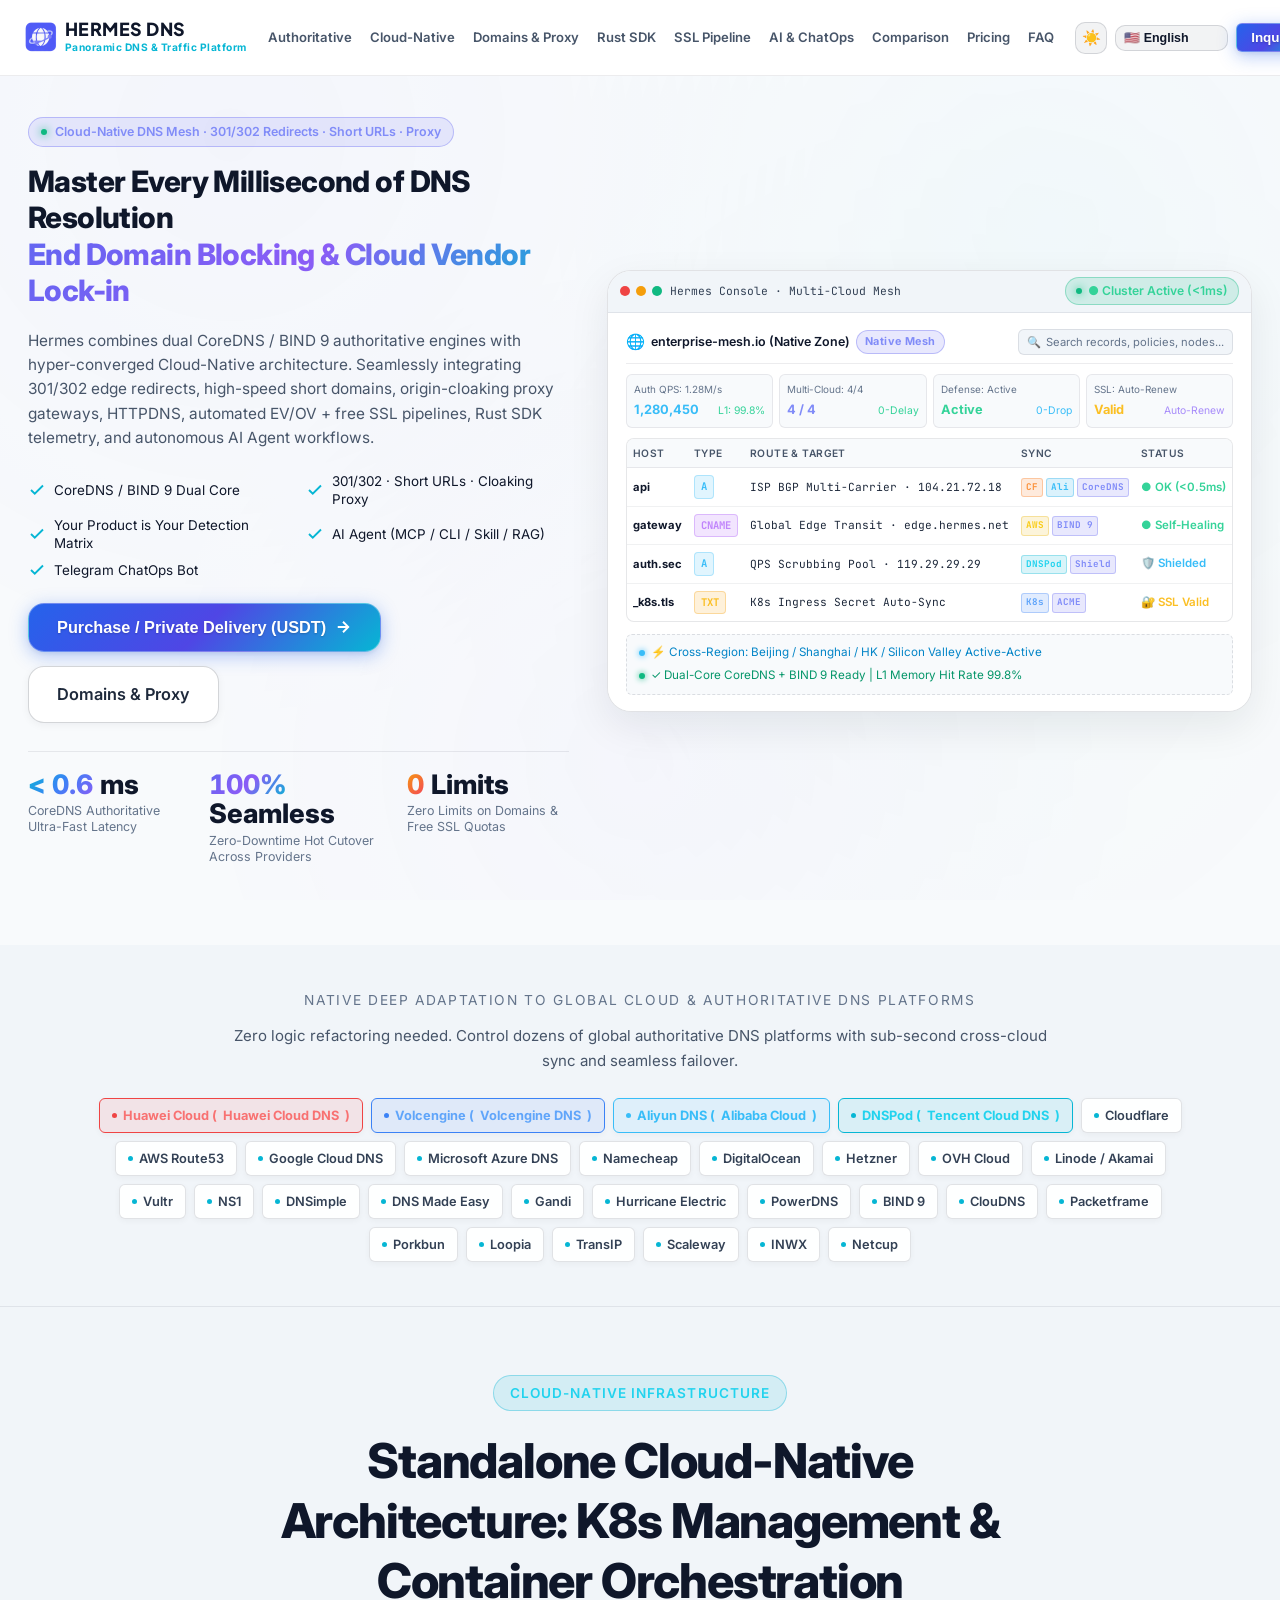
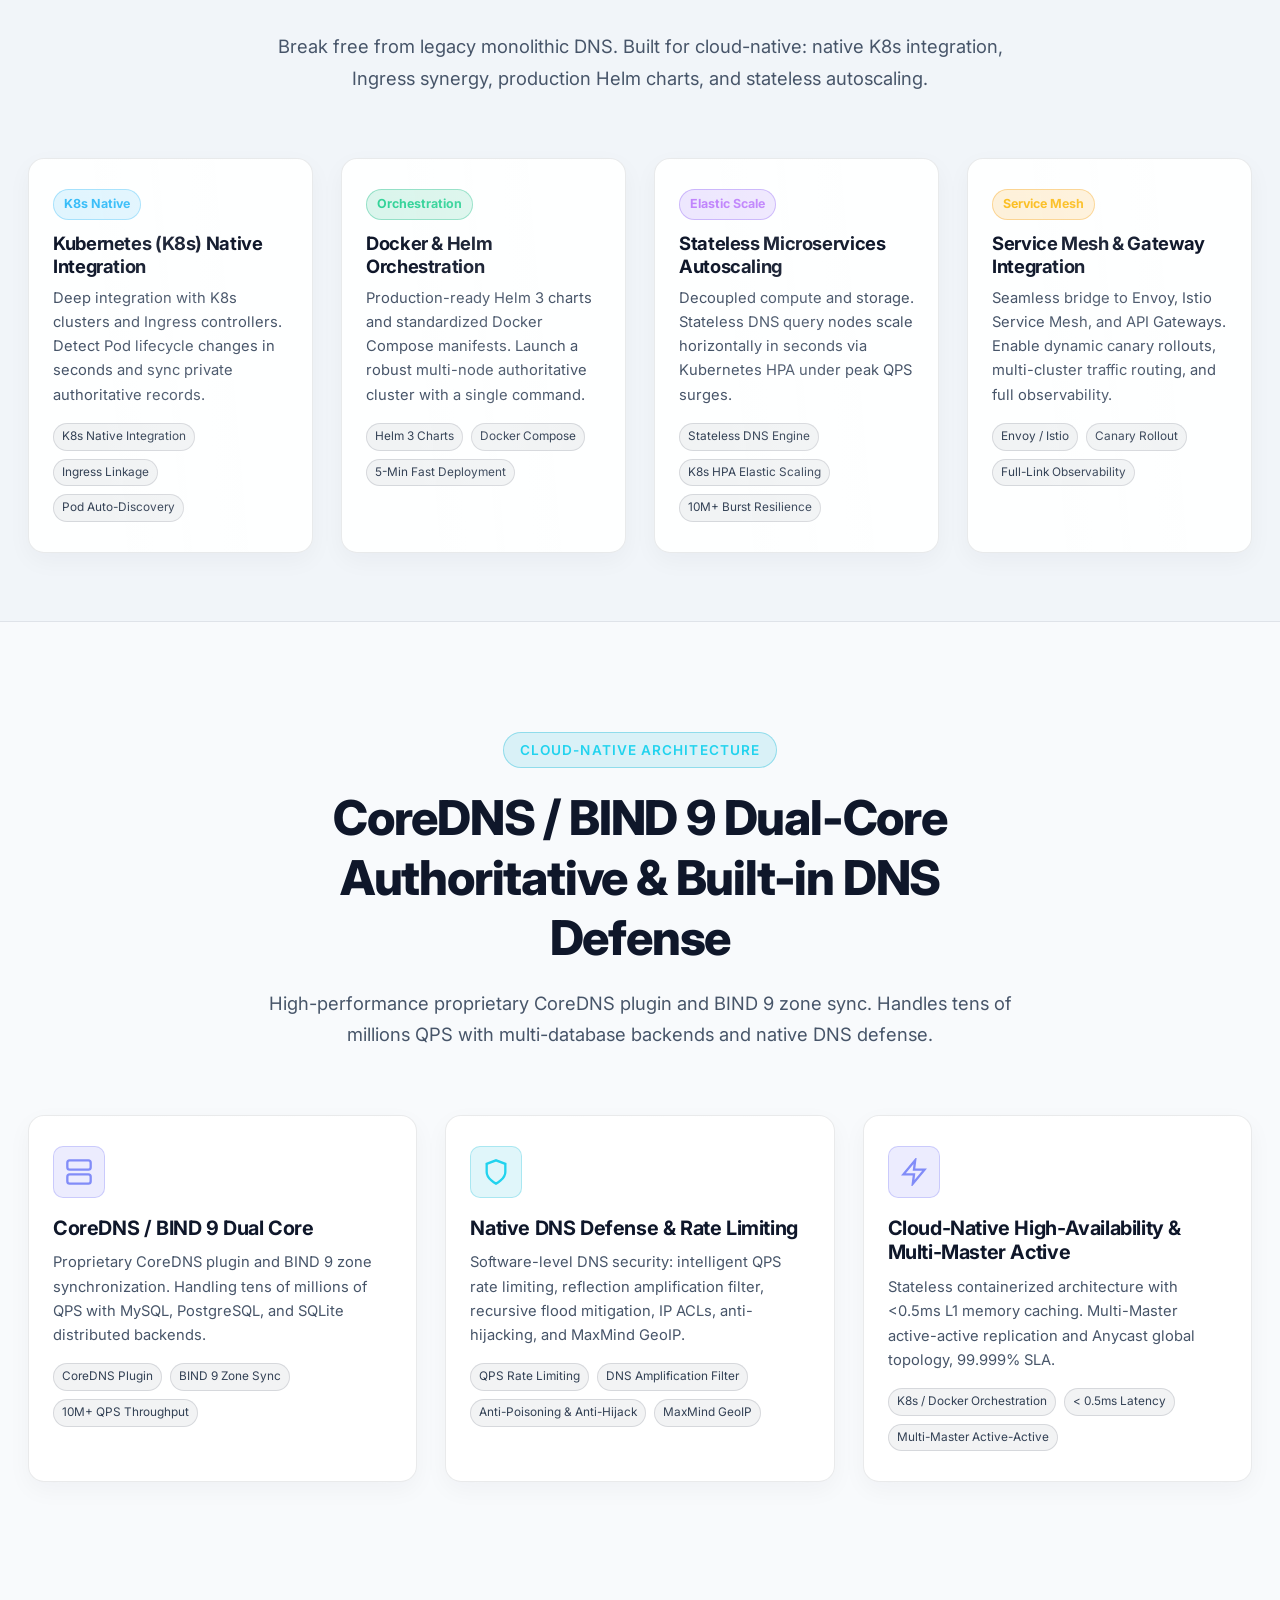
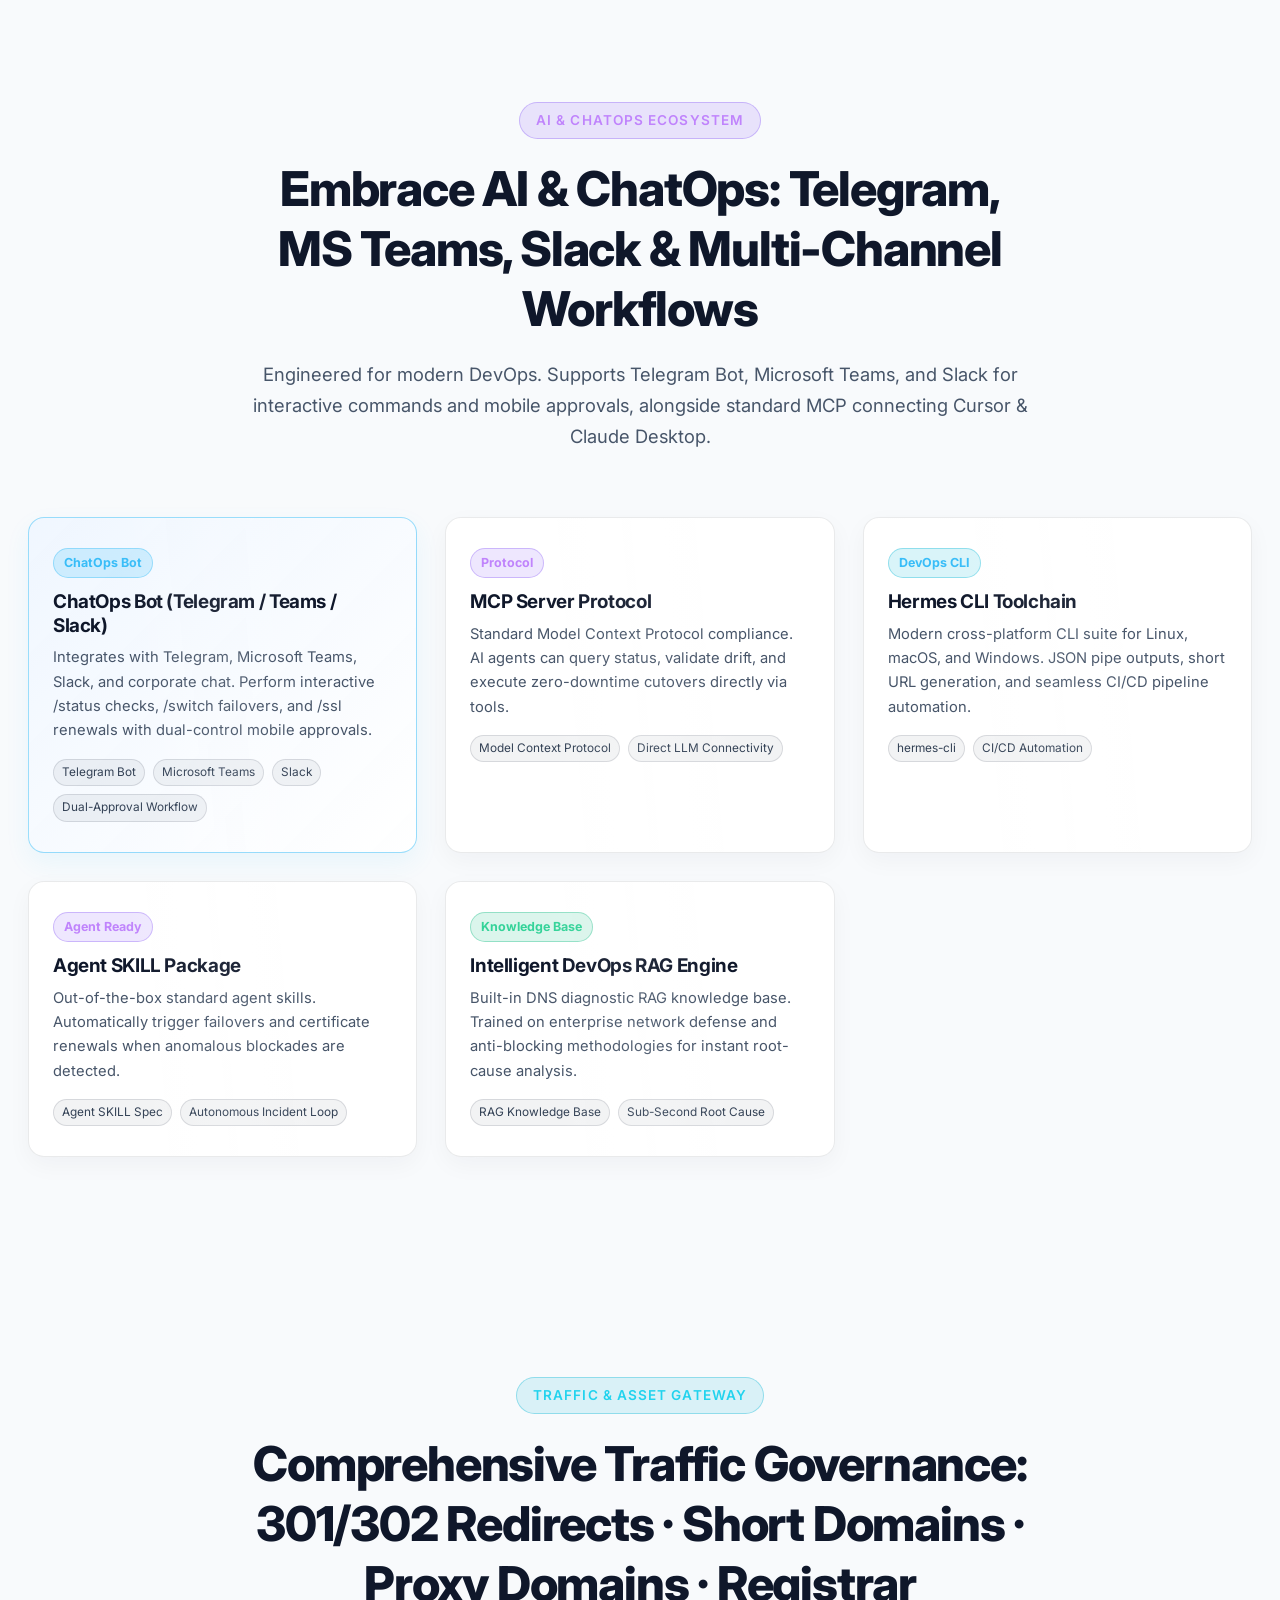
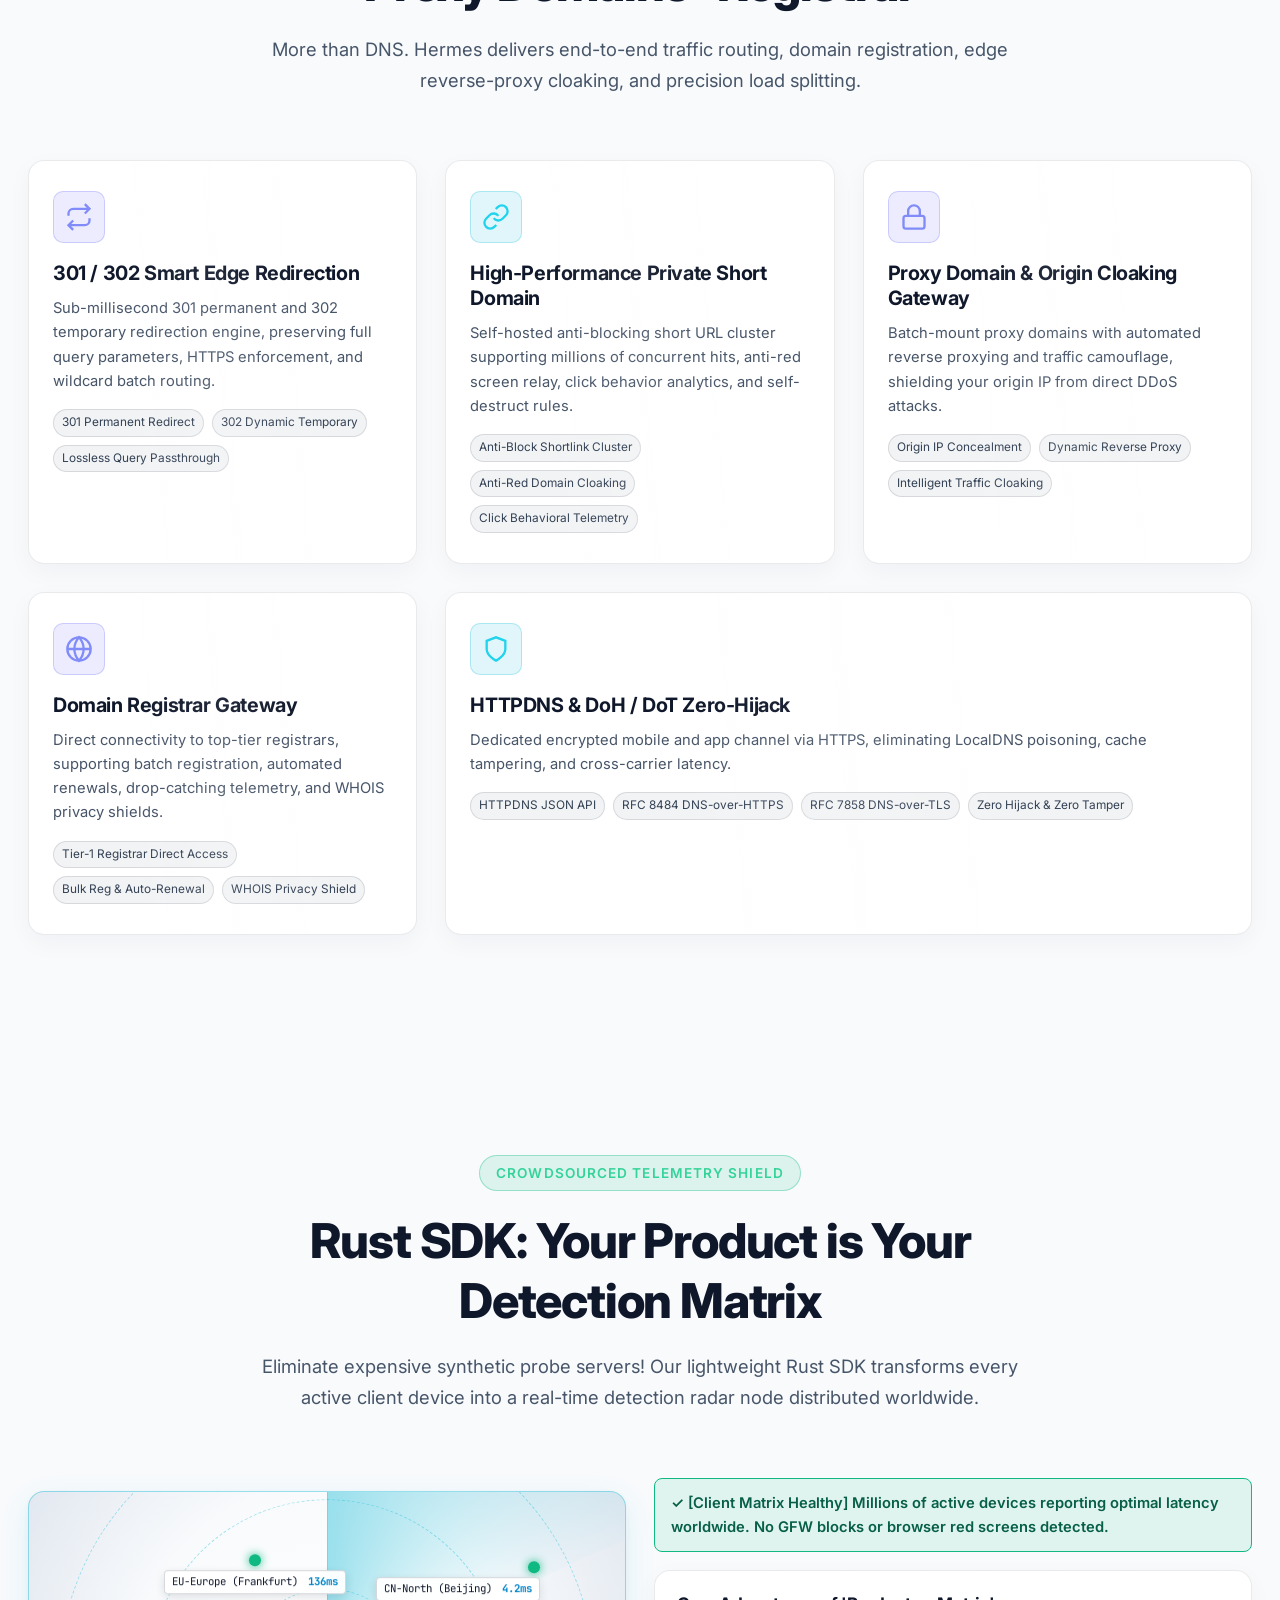
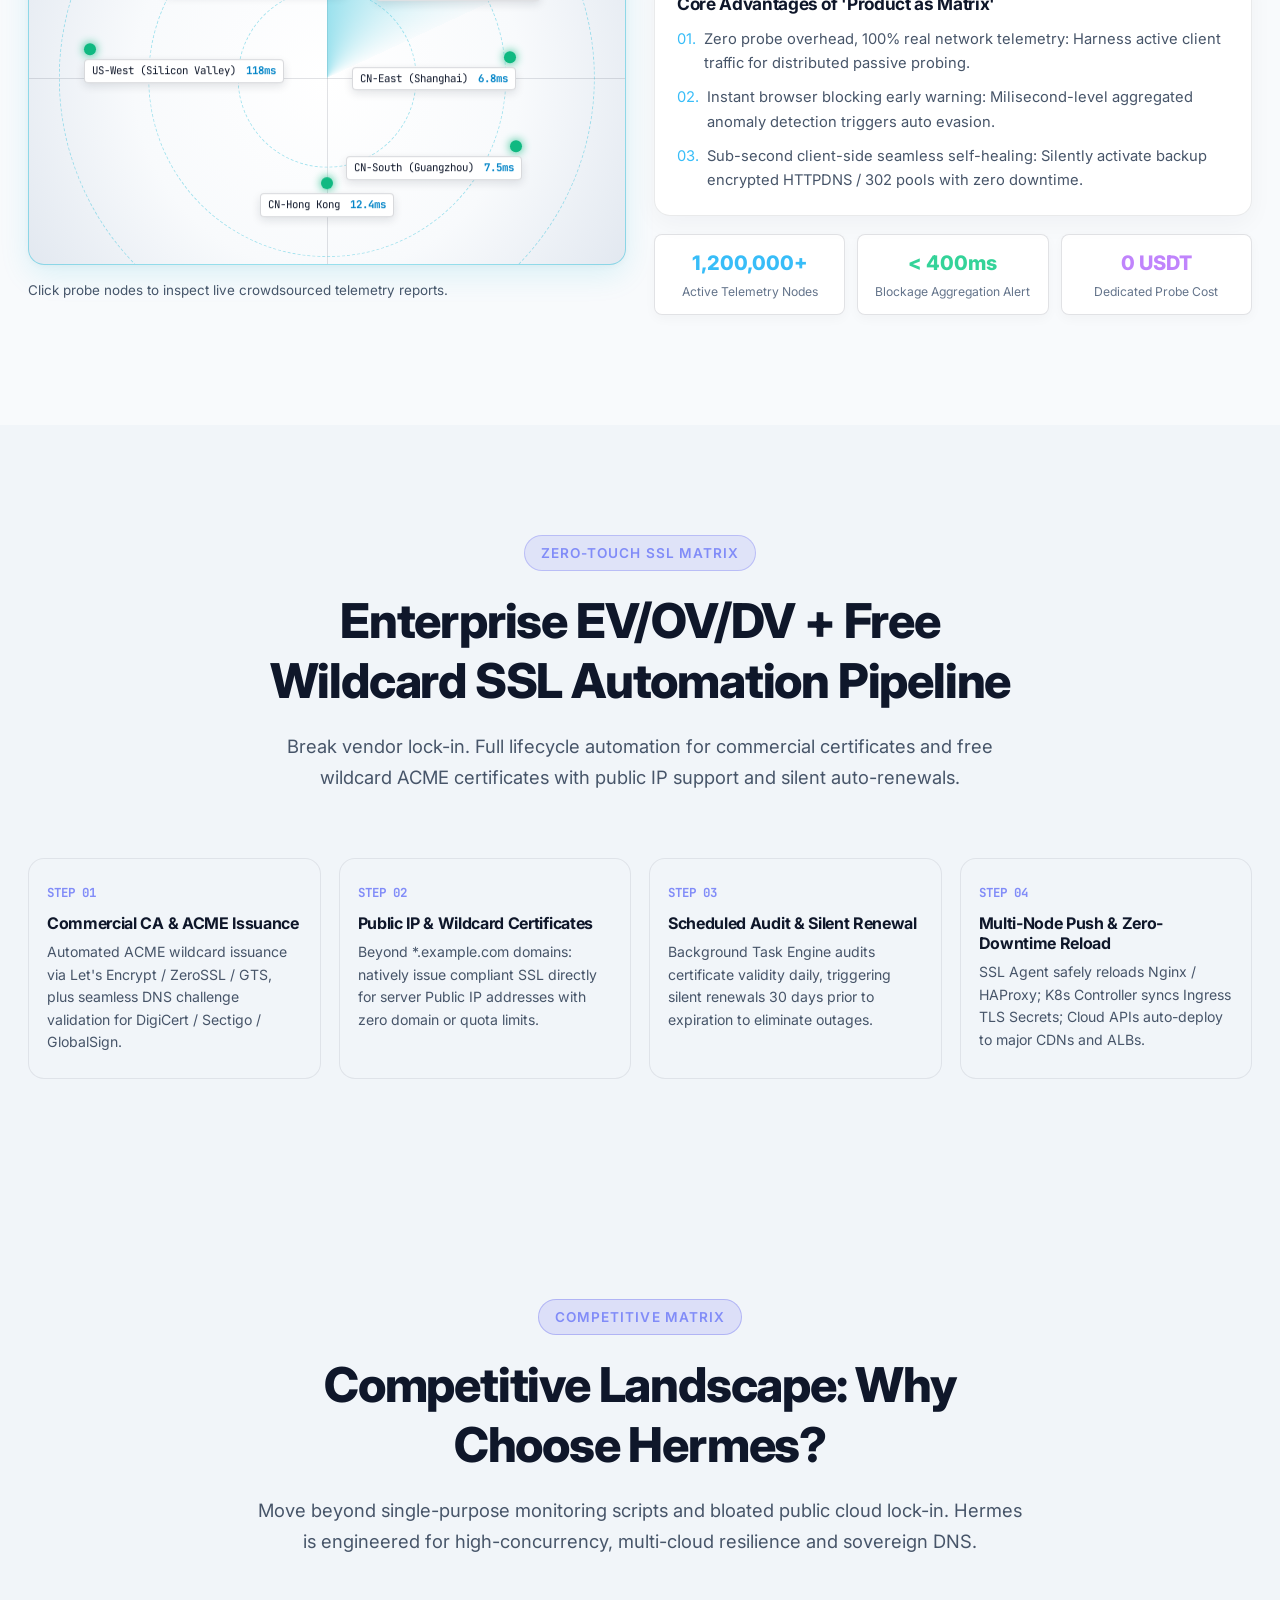
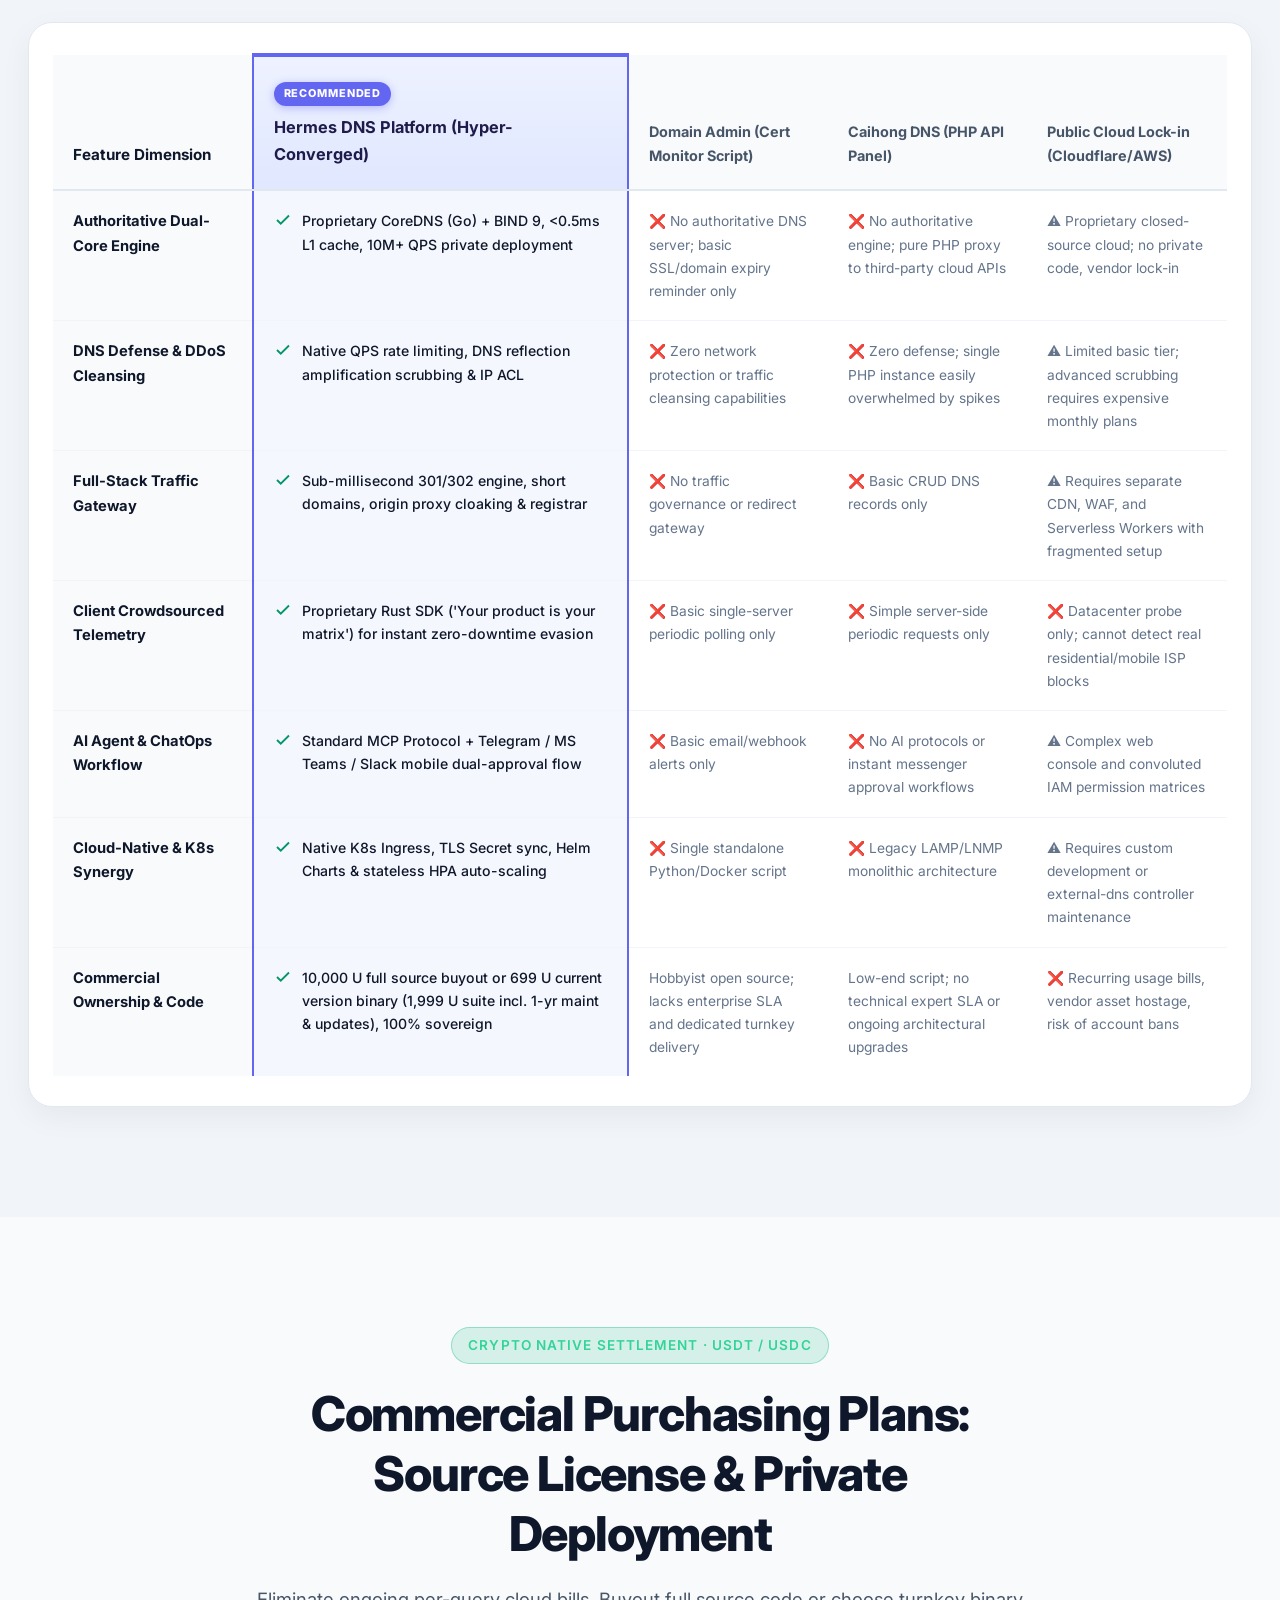
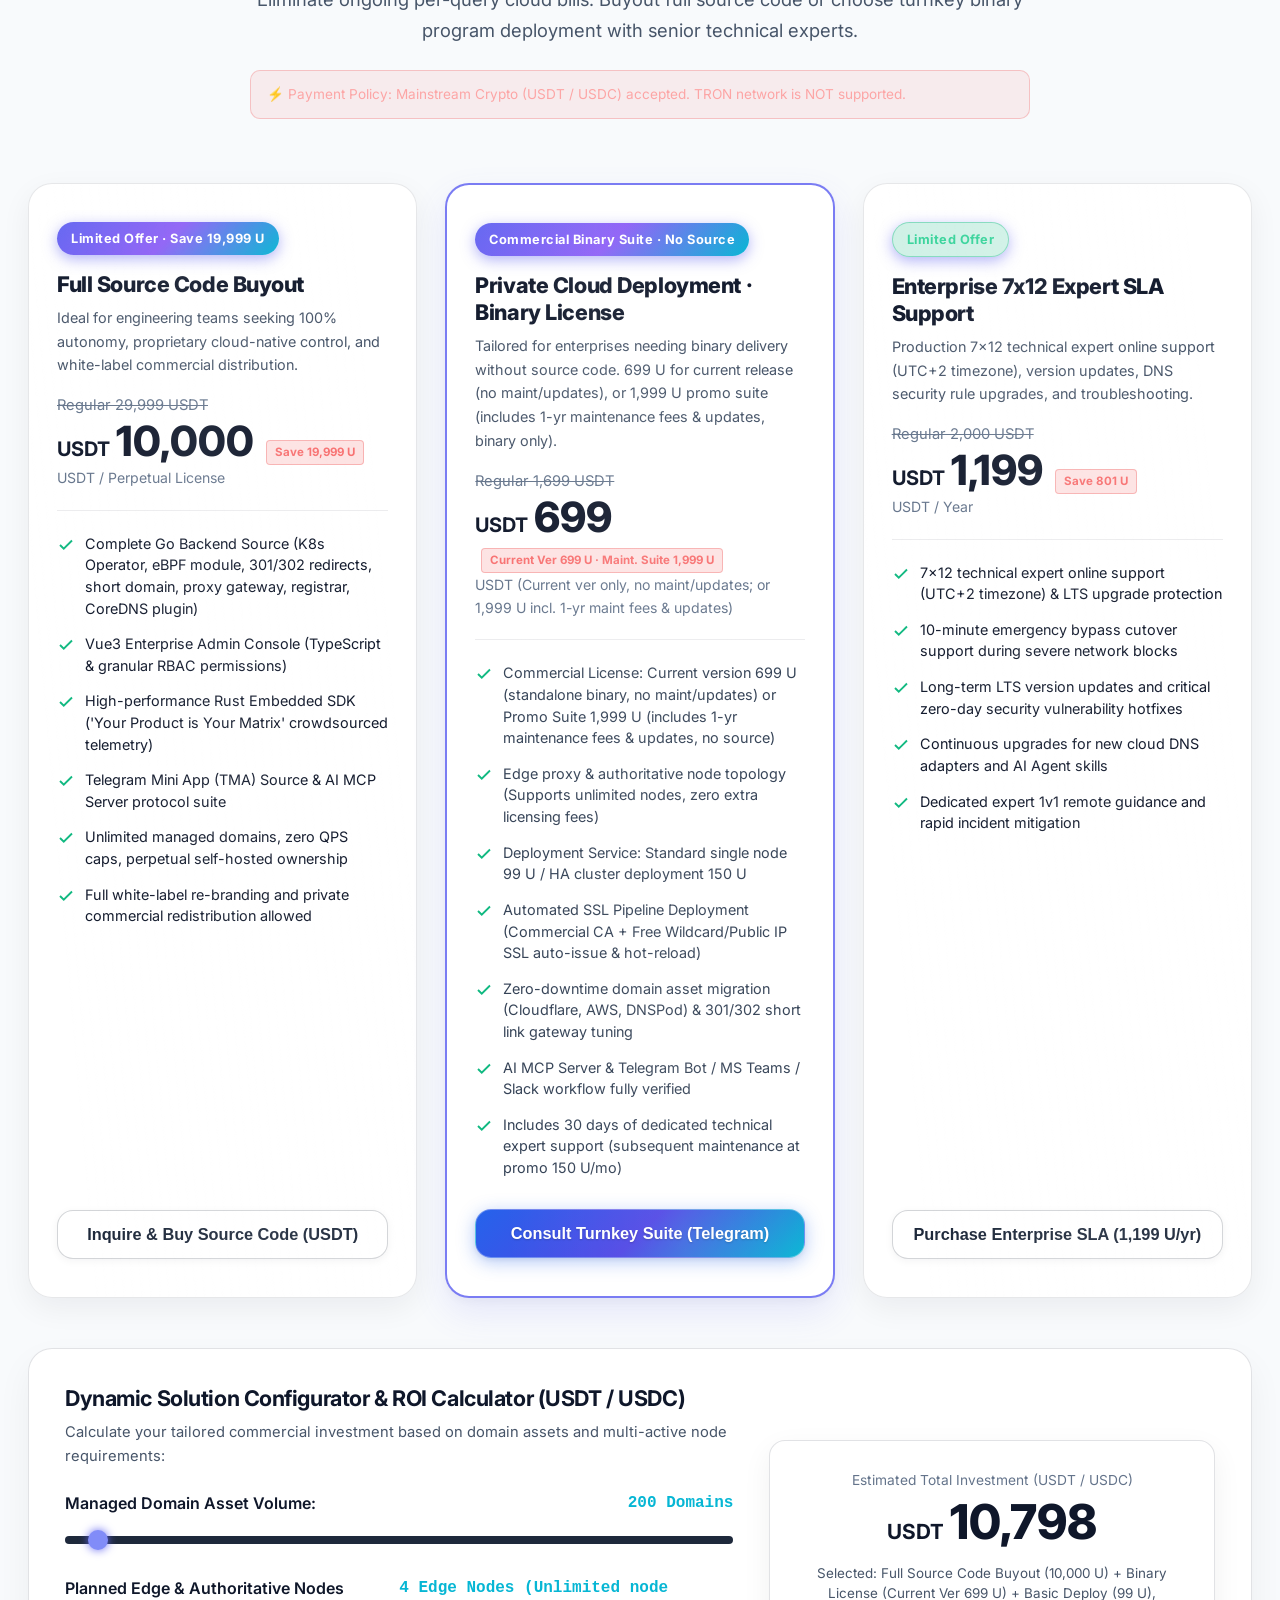
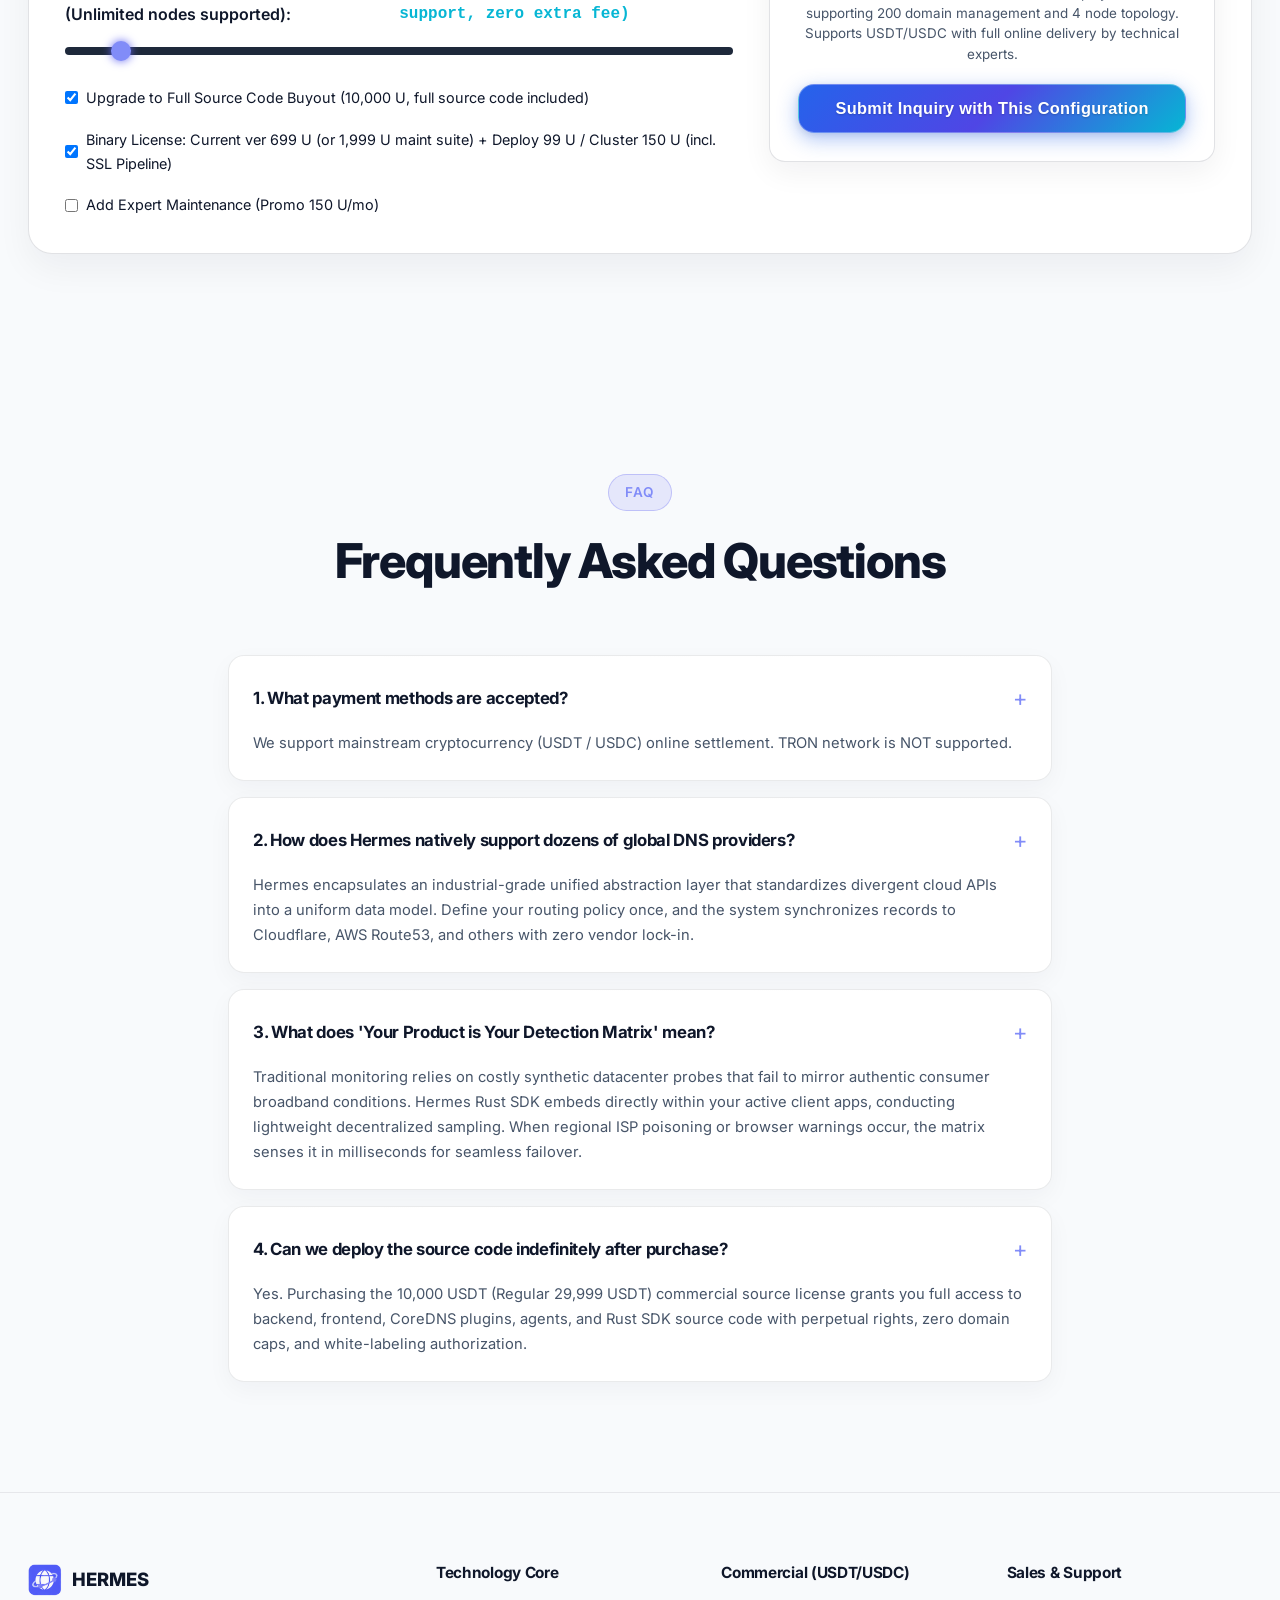
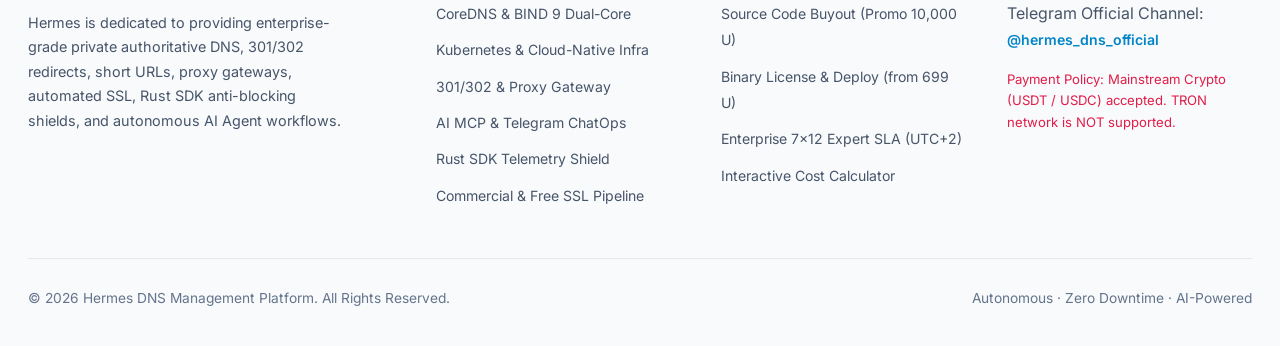
<file: en/index.html>
<!DOCTYPE html>
<html lang="en" data-lang="en" class="lang-non-zh">
<head>
  <meta charset="UTF-8">
  <meta name="viewport" content="width=device-width, initial-scale=1.0">
  <!-- Early Client Adaptive System: Zero-Flicker Theme & Language Initialization -->
  <script>
    (function() {
      try {
        // 1. Theme adaptation
        var savedTheme = localStorage.getItem('hermes_theme');
        var theme = savedTheme;
        if (!theme) {
          theme = (window.matchMedia && window.matchMedia('(prefers-color-scheme: light)').matches) ? 'light' : 'dark';
        }
        document.documentElement.setAttribute('data-theme', theme);

        // 2. Language adaptation
        var currentDocLang = document.documentElement.getAttribute('data-lang');
        var path = (window.location && window.location.pathname) ? window.location.pathname.toLowerCase() : '';
        var pathLang = null;
        var supported = ['zh-tw', 'zh-hk', 'zh', 'en', 'ja', 'ko', 'vi', 'ru', 'es'];
        for (var i = 0; i < supported.length; i++) {
          var sl = supported[i];
          if (path.indexOf('/' + sl + '/') !== -1 || path.indexOf('/' + sl + '.') !== -1 || (path.length >= sl.length && path.slice(-sl.length) === sl)) {
            pathLang = sl;
            break;
          }
        }
        var lang = pathLang || currentDocLang || localStorage.getItem('hermes_lang');
        if (!lang) {
          var navLangs = (navigator.languages && navigator.languages.length) ? navigator.languages : [navigator.language || ''];
          for (var i = 0; i < navLangs.length; i++) {
            var raw = navLangs[i];
            if (!raw) continue;
            var l = raw.toLowerCase().trim();
            if (l === 'zh-tw' || l.indexOf('zh-hant-tw') === 0) { lang = 'zh-tw'; break; }
            if (l === 'zh-hk' || l === 'zh-mo' || l.indexOf('hant') !== -1) { lang = 'zh-hk'; break; }
            if (l === 'zh' || l === 'zh-cn' || l === 'zh-sg' || l.indexOf('zh-hans') === 0 || l.indexOf('zh') === 0) { lang = 'zh'; break; }
            if (l.indexOf('ja') === 0) { lang = 'ja'; break; }
            if (l.indexOf('ko') === 0) { lang = 'ko'; break; }
            if (l.indexOf('vi') === 0) { lang = 'vi'; break; }
            if (l.indexOf('ru') === 0 || l.indexOf('uk') === 0 || l.indexOf('be') === 0 || l.indexOf('kk') === 0) { lang = 'ru'; break; }
            if (l.indexOf('es') === 0) { lang = 'es'; break; }
            if (l.indexOf('en') === 0) { lang = 'en'; break; }
          }
          if (!lang) lang = 'zh';
        }
        document.documentElement.lang = lang;
        document.documentElement.setAttribute('data-lang', lang);
        if (lang.indexOf('zh') === 0) {
          document.documentElement.classList.add('lang-zh');
          document.documentElement.classList.remove('lang-non-zh');
        } else {
          document.documentElement.classList.remove('lang-zh');
          document.documentElement.classList.add('lang-non-zh');
        }
      } catch(e) {}
    })();
  </script>
  <title data-i18n="site_title">Hermes - Enterprise Private Authoritative DNS & Multi-Cloud Traffic Engine</title>
  
  <!-- SEO Comprehensive Meta Tags -->
  <meta name="description" content="Hermes is an enterprise private authoritative DNS platform with dual CoreDNS/BIND 9 cores, multi-cloud seamless failover, automated SSL lifecycle, Rust SDK anti-blocking telemetry, and AI Agent workflows.">
  <meta name="keywords" content="权威DNS, 智能DNS, CoreDNS, BIND9, HTTPDNS, DoH, DoT, 多云DNS切换, 多供应商线路, 千线BGP, 域名托管, SSL自动续费, 商业证书签发, 免费泛域名SSL, Rust SDK, 浏览器红框检测, 防红检测, 被墙逃生, AI Agent, MCP, RAG, EVM USDT">
  <meta name="robots" content="index, follow, max-snippet:-1, max-image-preview:large, max-video-preview:-1">
  <link rel="canonical" href="https://hermes.161616.top/en/">

  <!-- Alternate Language SEO Tags -->
  <link rel="alternate" hreflang="zh-CN" href="https://hermes.161616.top/zh/">
  <link rel="alternate" hreflang="zh-TW" href="https://hermes.161616.top/zh-tw/">
  <link rel="alternate" hreflang="zh-HK" href="https://hermes.161616.top/zh-hk/">
  <link rel="alternate" hreflang="en" href="https://hermes.161616.top/en/">
  <link rel="alternate" hreflang="ja" href="https://hermes.161616.top/ja/">
  <link rel="alternate" hreflang="ko" href="https://hermes.161616.top/ko/">
  <link rel="alternate" hreflang="vi" href="https://hermes.161616.top/vi/">
  <link rel="alternate" hreflang="ru" href="https://hermes.161616.top/ru/">
  <link rel="alternate" hreflang="es" href="https://hermes.161616.top/es/">
  <link rel="alternate" hreflang="x-default" href="https://hermes.161616.top/">

  <!-- Open Graph / Social SEO -->
  <meta property="og:locale" content="en_US">
  <meta property="og:type" content="software">
  <meta property="og:title" content="Hermes - Enterprise Private Authoritative DNS & Multi-Cloud Traffic Engine">
  <meta property="og:description" content="Hermes is an enterprise private authoritative DNS platform with dual CoreDNS/BIND 9 cores, multi-cloud seamless failover, automated SSL lifecycle, Rust SDK anti-blocking telemetry, and AI Agent workflows.">
  <meta property="og:url" content="https://hermes.161616.top/en/">
  <meta property="og:site_name" content="Hermes Platform">
  <meta property="og:image" content="https://hermes.161616.top/assets/images/logo.png">

  <!-- Twitter Card -->
  <meta name="twitter:card" content="summary_large_image">
  <meta name="twitter:title" content="Hermes - Enterprise Private Authoritative DNS & Multi-Cloud Traffic Engine">
  <meta name="twitter:description" content="Hermes is an enterprise private authoritative DNS platform with dual CoreDNS/BIND 9 cores, multi-cloud seamless failover, automated SSL lifecycle, Rust SDK anti-blocking telemetry, and AI Agent workflows.">
  <meta name="twitter:image" content="https://hermes.161616.top/assets/images/logo.png">

  <!-- Structured Data JSON-LD (Schema.org) for SEO -->
  <script type="application/ld+json">
  {
    "@context": "https://schema.org",
    "@graph": [
      {
        "@type": "SoftwareApplication",
        "name": "Hermes DNS Platform",
        "applicationCategory": "DevOpsApplication",
        "operatingSystem": "Linux, Windows, macOS, Docker, Kubernetes",
        "offers": {
          "@type": "Offer",
          "price": "999",
          "priceCurrency": "USD"
        },
        "description": "Enterprise Private Authoritative DNS, Multi-Cloud Switcher, Commercial SSL Automation, Rust Anti-Red SDK and AI MCP Engine."
      },
      {
        "@type": "Organization",
        "name": "Hermes DNS Management Platform",
        "url": "https://hermes.161616.top",
        "logo": "https://hermes.161616.top/assets/images/logo.png",
        "sameAs": [
          "https://t.me/hermes_dns_official"
        ]
      }
    ]
  }
  </script>

  <!-- Stylesheets -->
  <link rel="stylesheet" href="../assets/css/style.css">
  <link rel="stylesheet" href="../assets/css/components.css">
  <link rel="stylesheet" href="../assets/css/animations.css">
  
  <link rel="icon" type="image/png" href="../assets/images/logo.png">
</head>
<body>

  <!-- ================= 1. HEADER / NAVBAR WITH I18N ================= -->
  <header class="navbar" id="navbar">
    <div class="container navbar-container">
      <a href="#hero" class="brand-logo">
        <img src="../assets/images/logo.png" alt="Hermes DNS Platform" class="brand-logo-img">
        <div class="brand-text-box">
          <span class="brand-name">HERMES DNS</span>
          <span class="brand-sub" data-i18n="brand_sub">Panoramic DNS & Traffic Platform</span>
        </div>
      </a>

      <!-- Streamlined Navigation to prevent overlap in any language -->
      <nav class="nav-links">
        <a href="#authoritative-core" class="nav-link" data-i18n="nav_arch">Authoritative</a>
        <a href="#cloud-native" class="nav-link" data-i18n="nav_cloud">Cloud-Native</a>
        <a href="#domain-matrix" class="nav-link" data-i18n="nav_domain_matrix">Domains & Proxy</a>
        <a href="#rust-sdk" class="nav-link" data-i18n="nav_rust">Rust SDK</a>
        <a href="#ssl-pipeline" class="nav-link" data-i18n="nav_ssl">SSL Pipeline</a>
        <a href="#ai-ecosystem" class="nav-link" data-i18n="nav_chatops">AI & ChatOps</a>
        <a href="#comparison" class="nav-link" data-i18n="nav_comparison">Comparison</a>
        <a href="#pricing" class="nav-link" data-i18n="nav_pricing">Pricing</a>
        <a href="#faq" class="nav-link" data-i18n="nav_faq">FAQ</a>
      </nav>

      <div class="nav-actions">
        <!-- Light / Dark Theme Switcher Button -->
        <button class="theme-toggle-btn" id="theme-toggle-btn" aria-label="Toggle Theme" title="切换深色/浅色模式">🌙</button>

        <!-- Compact Language Switcher (9 Languages) -->
        <div class="lang-selector-box">
          <select class="lang-select" id="lang-select" aria-label="Language Selector">
            <option value="zh">🇨🇳 简体中文</option>
            <option value="zh-tw">🇹🇼 繁體中文</option>
            <option value="zh-hk">🇭🇰 粵語</option>
            <option value="en" selected>🇺🇸 English</option>
            <option value="ja">🇯🇵 日本語</option>
            <option value="ko">🇰🇷 한국어</option>
            <option value="vi">🇻🇳 Tiếng Việt</option>
            <option value="ru">🇷🇺 Русский</option>
            <option value="es">🇪🇸 Español</option>
          </select>
        </div>

        <button class="btn btn-primary btn-sm btn-trigger-inquiry" data-plan="官网导航咨询">
          <span data-i18n="nav_inquiry_btn">Inquiry</span>
        </button>
      </div>

      <button class="mobile-toggle" aria-label="Toggle Menu">
        <svg width="24" height="24" viewBox="0 0 24 24" fill="none" stroke="currentColor" stroke-width="2">
          <line x1="3" y1="12" x2="21" y2="12"></line>
          <line x1="3" y1="6" x2="21" y2="6"></line>
          <line x1="3" y1="18" x2="21" y2="18"></line>
        </svg>
      </button>
    </div>
  </header>

  <!-- ================= 2. HERO SECTION ================= -->
  <section class="hero-section" id="hero">
    <div class="container hero-grid">
      
      <div class="hero-content">
        <div class="hero-tag">
          <span class="status-dot"></span>
          <span data-i18n="hero_tag">Cloud-Native DNS Mesh · 301/302 Redirects · Short URLs · Proxy</span>
        </div>

        <h1 class="hero-title">
          <span data-i18n="hero_title_1">Master Every Millisecond of DNS Resolution</span><br class="hero-title-br">
          <span class="text-gradient" data-i18n="hero_title_2">End Domain Blocking & Cloud Vendor Lock-in</span>
        </h1>

        <p class="hero-desc" data-i18n="hero_desc">Hermes combines dual CoreDNS / BIND 9 authoritative engines with hyper-converged Cloud-Native architecture. Seamlessly integrating 301/302 edge redirects, high-speed short domains, origin-cloaking proxy gateways, HTTPDNS, automated EV/OV + free SSL pipelines, Rust SDK telemetry, and autonomous AI Agent workflows.</p>

        <div class="hero-highlights">
          <div class="highlight-item">
            <svg width="18" height="18" viewBox="0 0 24 24" fill="none" stroke="currentColor" stroke-width="2.5"><polyline points="20 6 9 17 4 12"></polyline></svg>
            <span data-i18n="badge_coredns">CoreDNS / BIND 9 Dual Core</span>
          </div>
          <div class="highlight-item">
            <svg width="18" height="18" viewBox="0 0 24 24" fill="none" stroke="currentColor" stroke-width="2.5"><polyline points="20 6 9 17 4 12"></polyline></svg>
            <span data-i18n="badge_matrix">301/302 · Short URLs · Cloaking Proxy</span>
          </div>
          <div class="highlight-item">
            <svg width="18" height="18" viewBox="0 0 24 24" fill="none" stroke="currentColor" stroke-width="2.5"><polyline points="20 6 9 17 4 12"></polyline></svg>
            <span data-i18n="badge_rust">Your Product is Your Detection Matrix</span>
          </div>
          <div class="highlight-item">
            <svg width="18" height="18" viewBox="0 0 24 24" fill="none" stroke="currentColor" stroke-width="2.5"><polyline points="20 6 9 17 4 12"></polyline></svg>
            <span data-i18n="badge_ai">AI Agent (MCP / CLI / Skill / RAG)</span>
          </div>
          <div class="highlight-item">
            <svg width="18" height="18" viewBox="0 0 24 24" fill="none" stroke="currentColor" stroke-width="2.5"><polyline points="20 6 9 17 4 12"></polyline></svg>
            <span data-i18n="badge_chatops">Telegram ChatOps Bot</span>
          </div>
        </div>

        <div class="hero-actions">
          <button class="btn btn-primary btn-lg btn-trigger-inquiry" data-plan="首屏商业购买意向">
            <span data-i18n="hero_btn_buy">Purchase / Private Delivery (USDT)</span>
            <svg width="18" height="18" viewBox="0 0 24 24" fill="none" stroke="currentColor" stroke-width="2.5"><line x1="5" y1="12" x2="19" y2="12"></line><polyline points="12 5 19 12 12 19"></polyline></svg>
          </button>
          <a href="#domain-matrix" class="btn btn-secondary btn-lg">
            <span data-i18n="nav_domain_matrix">Domains & Proxy</span>
          </a>
        </div>

        <div class="hero-metrics">
          <div class="metric-item">
            <div class="metric-num"><span class="text-gradient-cyan">&lt; 0.6</span> ms</div>
            <div class="metric-label" data-i18n="metric_latency">CoreDNS Authoritative Ultra-Fast Latency</div>
          </div>
          <div class="metric-item">
            <div class="metric-num"><span class="text-gradient">100%</span> <span data-i18n="metric_seamless">Seamless</span></div>
            <div class="metric-label" data-i18n="metric_switch">Zero-Downtime Hot Cutover Across Providers</div>
          </div>
          <div class="metric-item">
            <div class="metric-num"><span class="text-gradient-gold">0</span> <span data-i18n="metric_limits">Limits</span></div>
            <div class="metric-label" data-i18n="metric_zero">Zero Limits on Domains & Free SSL Quotas</div>
          </div>
        </div>
      </div>

      <!-- Hero Right Dashboard (Header Overlap & i18n fixed) -->
      <div class="hero-visual">
        <div class="dashboard-mock float-anim">
          <div class="window-header">
            <div class="window-dots">
              <span></span><span></span><span></span>
            </div>
            <div class="window-title" data-i18n="console_win_title">Hermes Console · Multi-Cloud Mesh</div>
            <span class="status-pill"><span class="status-dot"></span> <span data-i18n="console_win_status">● Cluster Active (<1ms)</span></span>
          </div>

          <div class="window-body">
            <!-- Console Topbar with Zone breadcrumb and filter -->
            <div class="console-topbar">
              <div class="console-breadcrumb">
                <span style="font-size: 0.95rem;">🌐</span>
                <span data-i18n="console_zone_name">enterprise-mesh.io (Native Zone)</span>
                <span class="zone-badge">Native Mesh</span>
              </div>
              <div class="console-search-box">
                <span>🔍</span>
                <span data-i18n="console_search_hint">Search records, policies, nodes...</span>
              </div>
            </div>

            <!-- Console Metrics Cards (4 compact cards) -->
            <div class="console-metrics-row">
              <div class="console-metric-item">
                <div class="metric-lbl" data-i18n="console_stat_qps">Auth QPS: 1.28M/s</div>
                <div class="metric-val" style="color: #38bdf8;">1,280,450 <span style="font-size: 0.65rem; color: #34d399; font-weight: normal;">L1: 99.8%</span></div>
              </div>
              <div class="console-metric-item">
                <div class="metric-lbl" data-i18n="console_stat_sync">Multi-Cloud: 4/4</div>
                <div class="metric-val" style="color: #818cf8;">4 / 4 <span style="font-size: 0.65rem; color: #34d399; font-weight: normal;">0-Delay</span></div>
              </div>
              <div class="console-metric-item">
                <div class="metric-lbl" data-i18n="console_stat_defense">Defense: Active</div>
                <div class="metric-val" style="color: #34d399;">Active <span style="font-size: 0.65rem; color: #38bdf8; font-weight: normal;">0-Drop</span></div>
              </div>
              <div class="console-metric-item">
                <div class="metric-lbl" data-i18n="console_stat_ssl">SSL: Auto-Renew</div>
                <div class="metric-val" style="color: #fbbf24;">Valid <span style="font-size: 0.65rem; color: #a78bfa; font-weight: normal;">Auto-Renew</span></div>
              </div>
            </div>

            <!-- Authentic Live DNS Records Data Table (真实的 DNS 生产级解析记录管理表) -->
            <div class="console-records-table-wrapper">
              <table class="console-records-table">
                <thead>
                  <tr>
                    <th style="width: 16%;" data-i18n="console_th_host">HOST</th>
                    <th style="width: 12%;" data-i18n="console_th_type">TYPE</th>
                    <th style="width: 34%;" data-i18n="console_th_line">ROUTE & TARGET</th>
                    <th style="width: 20%;" data-i18n="console_th_sync">SYNC</th>
                    <th style="width: 18%;" data-i18n="console_th_status">STATUS</th>
                  </tr>
                </thead>
                <tbody>
                  <tr>
                    <td><strong style="color: #ffffff;">api</strong></td>
                    <td><span class="rec-type-badge rec-a">A</span></td>
                    <td><span style="font-family: 'JetBrains Mono', monospace; color: #e2e8f0;" data-i18n="console_r1_line">ISP BGP Multi-Carrier · 104.21.72.18</span></td>
                    <td>
                      <span class="sync-tag sync-cf">CF</span>
                      <span class="sync-tag sync-ali">Ali</span>
                      <span class="sync-tag sync-mesh">CoreDNS</span>
                    </td>
                    <td><span class="rec-status-ok" data-i18n="console_r1_status">● OK (<0.5ms)</span></td>
                  </tr>

                  <tr>
                    <td><strong style="color: #ffffff;">gateway</strong></td>
                    <td><span class="rec-type-badge rec-cname">CNAME</span></td>
                    <td><span style="font-family: 'JetBrains Mono', monospace; color: #e2e8f0;" data-i18n="console_r2_line">Global Edge Transit · edge.hermes.net</span></td>
                    <td>
                      <span class="sync-tag sync-aws">AWS</span>
                      <span class="sync-tag sync-mesh">BIND 9</span>
                    </td>
                    <td><span class="rec-status-ok" data-i18n="console_r2_status">● Self-Healing</span></td>
                  </tr>

                  <tr>
                    <td><strong style="color: #ffffff;">auth.sec</strong></td>
                    <td><span class="rec-type-badge rec-a">A</span></td>
                    <td><span style="font-family: 'JetBrains Mono', monospace; color: #e2e8f0;" data-i18n="console_r3_line">QPS Scrubbing Pool · 119.29.29.29</span></td>
                    <td>
                      <span class="sync-tag sync-pod">DNSPod</span>
                      <span class="sync-tag sync-mesh">Shield</span>
                    </td>
                    <td><span class="rec-status-shield" data-i18n="console_r3_status">🛡️ Shielded</span></td>
                  </tr>

                  <tr>
                    <td><strong style="color: #ffffff;">_k8s.tls</strong></td>
                    <td><span class="rec-type-badge rec-txt">TXT</span></td>
                    <td><span style="font-family: 'JetBrains Mono', monospace; color: #e2e8f0;" data-i18n="console_r4_line">K8s Ingress Secret Auto-Sync</span></td>
                    <td>
                      <span class="sync-tag sync-k8s">K8s</span>
                      <span class="sync-tag sync-mesh">ACME</span>
                    </td>
                    <td><span class="rec-status-ssl" data-i18n="console_r4_status">🔐 SSL Valid</span></td>
                  </tr>
                </tbody>
              </table>
            </div>

            <!-- Real-time Cluster Telemetry Status Bar -->
            <div class="console-footer-bar">
              <div class="console-footer-line1">
                <span class="status-dot-sm" style="background:#38bdf8; box-shadow:0 0 6px #38bdf8;"></span>
                <span data-i18n="console_footer_sync">⚡ Cross-Region: Beijing / Shanghai / HK / Silicon Valley Active-Active</span>
              </div>
              <div class="console-footer-line2">
                <span class="status-dot-sm" style="background:#10b981; box-shadow:0 0 6px #10b981;"></span>
                <span data-i18n="console_footer_engine">✓ Dual-Core CoreDNS + BIND 9 Ready | L1 Memory Hit Rate 99.8%</span>
              </div>
            </div>

          </div>
        </div>
      </div>

    </div>
  </section>

  <!-- ================= 3. GLOBAL PROVIDER SHOWCASE ================= -->
  <section class="section-alt" style="padding: 44px 0; border-bottom: 1px solid var(--border-subtle);">
    <div class="container" style="text-align: center;">
      <div style="font-size: 0.86rem; color: var(--text-muted); text-transform: uppercase; letter-spacing: 0.12em; margin-bottom: 12px;" data-i18n="provider_title">Native Deep Adaptation to Global Cloud & Authoritative DNS Platforms</div>
      <p style="font-size: 0.94rem; color: var(--text-secondary); max-width: 820px; margin: 0 auto 24px auto;" data-i18n="provider_desc">Zero logic refactoring needed. Control dozens of global authoritative DNS platforms with sub-second cross-cloud sync and seamless failover.</p>

      <div class="provider-wall">
        <span class="provider-chip" style="border-color: #ef4444; background: rgba(239, 68, 68, 0.1); color: #f87171; font-weight: 700;"><span class="chip-dot" style="background:#ef4444;"></span>Huawei Cloud (<span data-i18n="prov_huawei">Huawei Cloud DNS</span>)</span>
        <span class="provider-chip" style="border-color: #3b82f6; background: rgba(59, 130, 246, 0.1); color: #60a5fa; font-weight: 700;"><span class="chip-dot" style="background:#3b82f6;"></span>Volcengine (<span data-i18n="prov_volc">Volcengine DNS</span>)</span>
        <span class="provider-chip" style="border-color: #38bdf8; background: rgba(56, 189, 248, 0.1); color: #38bdf8; font-weight: 700;"><span class="chip-dot" style="background:#38bdf8;"></span>Aliyun DNS (<span data-i18n="prov_aliyun">Alibaba Cloud</span>)</span>
        <span class="provider-chip" style="border-color: #06b6d4; background: rgba(6, 182, 212, 0.1); color: #22d3ee; font-weight: 700;"><span class="chip-dot" style="background:#06b6d4;"></span>DNSPod (<span data-i18n="prov_tencent">Tencent Cloud DNS</span>)</span>
        <span class="provider-chip"><span class="chip-dot"></span>Cloudflare</span>
        <span class="provider-chip"><span class="chip-dot"></span>AWS Route53</span>
        <span class="provider-chip"><span class="chip-dot"></span>Google Cloud DNS</span>
        <span class="provider-chip"><span class="chip-dot"></span>Microsoft Azure DNS</span>
        <span class="provider-chip"><span class="chip-dot"></span>Namecheap</span>
        <span class="provider-chip"><span class="chip-dot"></span>DigitalOcean</span>
        <span class="provider-chip"><span class="chip-dot"></span>Hetzner</span>
        <span class="provider-chip"><span class="chip-dot"></span>OVH Cloud</span>
        <span class="provider-chip"><span class="chip-dot"></span>Linode / Akamai</span>
        <span class="provider-chip"><span class="chip-dot"></span>Vultr</span>
        <span class="provider-chip"><span class="chip-dot"></span>NS1</span>
        <span class="provider-chip"><span class="chip-dot"></span>DNSimple</span>
        <span class="provider-chip"><span class="chip-dot"></span>DNS Made Easy</span>
        <span class="provider-chip"><span class="chip-dot"></span>Gandi</span>
        <span class="provider-chip"><span class="chip-dot"></span>Hurricane Electric</span>
        <span class="provider-chip"><span class="chip-dot"></span>PowerDNS</span>
        <span class="provider-chip"><span class="chip-dot"></span>BIND 9</span>
        <span class="provider-chip"><span class="chip-dot"></span>ClouDNS</span>
        <span class="provider-chip"><span class="chip-dot"></span>Packetframe</span>
        <span class="provider-chip"><span class="chip-dot"></span>Porkbun</span>
        <span class="provider-chip"><span class="chip-dot"></span>Loopia</span>
        <span class="provider-chip"><span class="chip-dot"></span>TransIP</span>
        <span class="provider-chip"><span class="chip-dot"></span>Scaleway</span>
        <span class="provider-chip"><span class="chip-dot"></span>INWX</span>
        <span class="provider-chip"><span class="chip-dot"></span>Netcup</span>
      </div>
    </div>
  </section>

    <!-- ================= 3.5 CLOUD-NATIVE INFRASTRUCTURE (独立云原生架构模块) ================= -->
  <section class="section section-alt" id="cloud-native" style="padding: 68px 0; border-bottom: 1px solid var(--border-subtle);">
    <div class="container">
      <div class="section-header">
        <div class="section-tag cyan" data-i18n="cloud_tag">Cloud-Native Infrastructure</div>
        <h2 class="section-title" data-i18n="cloud_title">Standalone Cloud-Native Architecture: K8s Management & Container Orchestration</h2>
        <p class="section-desc" data-i18n="cloud_desc">Break free from legacy monolithic DNS. Built for cloud-native: native K8s integration, Ingress synergy, production Helm charts, and stateless autoscaling.</p>
      </div>

      <div class="grid grid-4">
        <div class="glass-card shine-effect">
          <div class="ai-badge" style="background: rgba(56, 189, 248, 0.15); border-color: rgba(56, 189, 248, 0.35); color: #38bdf8;">K8s Native</div>
          <h3 style="font-size: 1.15rem; margin-bottom: 8px;" data-i18n="cloud_c1_t">Kubernetes (K8s) Native Integration</h3>
          <p class="card-desc" data-i18n="cloud_c1_d">Deep integration with K8s clusters and Ingress controllers. Detect Pod lifecycle changes in seconds and sync private authoritative records.</p>
          <div class="card-tags">
            <span class="tag-pill" data-i18n="tag_k8s_native">K8s Native Integration</span>
            <span class="tag-pill" data-i18n="tag_ingress_link">Ingress Linkage</span>
            <span class="tag-pill" data-i18n="tag_pod_aware">Pod Auto-Discovery</span>
          </div>
        </div>

        <div class="glass-card shine-effect">
          <div class="ai-badge" style="background: rgba(16, 185, 129, 0.15); border-color: rgba(16, 185, 129, 0.35); color: #34d399;">Orchestration</div>
          <h3 style="font-size: 1.15rem; margin-bottom: 8px;" data-i18n="cloud_c2_t">Docker & Helm Orchestration</h3>
          <p class="card-desc" data-i18n="cloud_c2_d">Production-ready Helm 3 charts and standardized Docker Compose manifests. Launch a robust multi-node authoritative cluster with a single command.</p>
          <div class="card-tags">
            <span class="tag-pill">Helm 3 Charts</span>
            <span class="tag-pill">Docker Compose</span>
            <span class="tag-pill" data-i18n="tag_5m_launch">5-Min Fast Deployment</span>
          </div>
        </div>

        <div class="glass-card shine-effect">
          <div class="ai-badge" style="background: rgba(139, 92, 246, 0.15); border-color: rgba(139, 92, 246, 0.35); color: #c084fc;">Elastic Scale</div>
          <h3 style="font-size: 1.15rem; margin-bottom: 8px;" data-i18n="cloud_c3_t">Stateless Microservices Autoscaling</h3>
          <p class="card-desc" data-i18n="cloud_c3_d">Decoupled compute and storage. Stateless DNS query nodes scale horizontally in seconds via Kubernetes HPA under peak QPS surges.</p>
          <div class="card-tags">
            <span class="tag-pill" data-i18n="tag_stateless_engine">Stateless DNS Engine</span>
            <span class="tag-pill" data-i18n="tag_k8s_hpa">K8s HPA Elastic Scaling</span>
            <span class="tag-pill" data-i18n="tag_million_burst">10M+ Burst Resilience</span>
          </div>
        </div>

        <div class="glass-card cyan shine-effect">
          <div class="ai-badge" style="background: rgba(245, 158, 11, 0.15); border-color: rgba(245, 158, 11, 0.35); color: #fbbf24;">Service Mesh</div>
          <h3 style="font-size: 1.15rem; margin-bottom: 8px;" data-i18n="cloud_c4_t">Service Mesh & Gateway Integration</h3>
          <p class="card-desc" data-i18n="cloud_c4_d">Seamless bridge to Envoy, Istio Service Mesh, and API Gateways. Enable dynamic canary rollouts, multi-cluster traffic routing, and full observability.</p>
          <div class="card-tags">
            <span class="tag-pill">Envoy / Istio</span>
            <span class="tag-pill" data-i18n="tag_canary_rollout">Canary Rollout</span>
            <span class="tag-pill" data-i18n="tag_full_observable">Full-Link Observability</span>
          </div>
        </div>
      </div>
    </div>
  </section>

  <!-- ================= 4. AUTHORITATIVE CORE ARCHITECTURE ================= -->
  <section class="section" id="authoritative-core">
    <div class="container">
      <div class="section-header">
        <div class="section-tag cyan">Cloud-Native Architecture</div>
        <h2 class="section-title" data-i18n="auth_title">CoreDNS / BIND 9 Dual-Core Authoritative & Built-in DNS Defense</h2>
        <p class="section-desc" data-i18n="auth_desc">High-performance proprietary CoreDNS plugin and BIND 9 zone sync. Handles tens of millions QPS with multi-database backends and native DNS defense.</p>
      </div>

      <div class="grid grid-3">
        <div class="glass-card">
          <div class="card-icon-wrapper">
            <svg width="28" height="28" viewBox="0 0 24 24" fill="none" stroke="currentColor" stroke-width="2"><rect x="2" y="2" width="20" height="8" rx="2" ry="2"></rect><rect x="2" y="14" width="20" height="8" rx="2" ry="2"></rect><line x1="6" y1="6" x2="6.01" y2="6"></line><line x1="6" y1="18" x2="6.01" y2="18"></line></svg>
          </div>
          <h3 class="card-title" data-i18n="auth_c1_t">CoreDNS / BIND 9 Dual Core</h3>
          <p class="card-desc" data-i18n="auth_c1_d">Proprietary CoreDNS plugin and BIND 9 zone synchronization. Handling tens of millions of QPS with MySQL, PostgreSQL, and SQLite distributed backends.</p>
          <div class="card-tags">
            <span class="tag-pill">CoreDNS Plugin</span>
            <span class="tag-pill">BIND 9 Zone Sync</span>
            <span class="tag-pill" data-i18n="tag_million_qps">10M+ QPS Throughput</span>
          </div>
        </div>

        <div class="glass-card cyan">
          <div class="card-icon-wrapper">
            <svg width="28" height="28" viewBox="0 0 24 24" fill="none" stroke="currentColor" stroke-width="2"><path d="M12 22s8-4 8-10V5l-8-3-8 3v7c0 6 8 10 8 10z"></path></svg>
          </div>
          <h3 class="card-title" data-i18n="auth_c2_t">Native DNS Defense & Rate Limiting</h3>
          <p class="card-desc" data-i18n="auth_c2_d">Software-level DNS security: intelligent QPS rate limiting, reflection amplification filter, recursive flood mitigation, IP ACLs, anti-hijacking, and MaxMind GeoIP.</p>
          <div class="card-tags">
            <span class="tag-pill" data-i18n="tag_qps_rate_limit">QPS Rate Limiting</span>
            <span class="tag-pill" data-i18n="tag_dns_amplification">DNS Amplification Filter</span>
            <span class="tag-pill" data-i18n="tag_anti_poisoning">Anti-Poisoning & Anti-Hijack</span>
            <span class="tag-pill">MaxMind GeoIP</span>
          </div>
        </div>

        <div class="glass-card">
          <div class="card-icon-wrapper">
            <svg width="28" height="28" viewBox="0 0 24 24" fill="none" stroke="currentColor" stroke-width="2"><polygon points="13 2 3 14 12 14 11 22 21 10 12 10 13 2"></polygon></svg>
          </div>
          <h3 class="card-title" data-i18n="auth_c3_t">Cloud-Native High-Availability & Multi-Master Active</h3>
          <p class="card-desc" data-i18n="auth_c3_d">Stateless containerized architecture with <0.5ms L1 memory caching. Multi-Master active-active replication and Anycast global topology, 99.999% SLA.</p>
          <div class="card-tags">
            <span class="tag-pill" data-i18n="tag_k8s_docker">K8s / Docker Orchestration</span>
            <span class="tag-pill" data-i18n="tag_sub_half_ms">< 0.5ms Latency</span>
            <span class="tag-pill" data-i18n="tag_multi_master">Multi-Master Active-Active</span>
          </div>
        </div>
      </div>
    </div>
  </section>

  <!-- ================= 5. AI ECOSYSTEM: MCP / CLI / SKILL / RAG ================= -->
  <section class="section" id="ai-ecosystem">
    <div class="container">
      <div class="section-header">
        <div class="section-tag" style="background: rgba(139, 92, 246, 0.15); border-color: rgba(139, 92, 246, 0.35); color: #c084fc;">AI &amp; ChatOps Ecosystem</div>
        <h2 class="section-title" data-i18n="ai_title">Embrace AI & ChatOps: Telegram, MS Teams, Slack & Multi-Channel Workflows</h2>
        <p class="section-desc" data-i18n="ai_desc">Engineered for modern DevOps. Supports Telegram Bot, Microsoft Teams, and Slack for interactive commands and mobile approvals, alongside standard MCP connecting Cursor & Claude Desktop.</p>
      </div>

      <div class="grid grid-3">
        <!-- Card 0: ChatOps Bot (Prominent) -->
        <div class="glass-card shine-effect chatops-highlight-card">
          <div class="ai-badge" style="background: rgba(56, 189, 248, 0.2); border-color: rgba(56, 189, 248, 0.4); color: #38bdf8;">ChatOps Bot</div>
          <h3 style="font-size: 1.18rem; margin-bottom: 8px;" data-i18n="ai_c0_t">ChatOps Bot (Telegram / Teams / Slack)</h3>
          <p class="card-desc" data-i18n="ai_c0_d">Integrates with Telegram, Microsoft Teams, Slack, and corporate chat. Perform interactive /status checks, /switch failovers, and /ssl renewals with dual-control mobile approvals.</p>
          <div class="card-tags">
            <span class="tag-pill">Telegram Bot</span>
            <span class="tag-pill">Microsoft Teams</span>
            <span class="tag-pill">Slack</span>
            <span class="tag-pill" data-i18n="tag_dual_approval">Dual-Approval Workflow</span>
          </div>
        </div>
        <div class="glass-card shine-effect">
          <div class="ai-badge">Protocol</div>
          <h3 style="font-size: 1.18rem; margin-bottom: 8px;" data-i18n="ai_c1_t">MCP Server Protocol</h3>
          <p class="card-desc" data-i18n="ai_c1_d">Standard Model Context Protocol compliance. AI agents can query status, validate drift, and execute zero-downtime cutovers directly via tools.</p>
          <div class="card-tags">
            <span class="tag-pill">Model Context Protocol</span>
            <span class="tag-pill" data-i18n="tag_llm_direct">Direct LLM Connectivity</span>
          </div>
        </div>

        <div class="glass-card cyan shine-effect">
          <div class="ai-badge" style="background: rgba(6, 182, 212, 0.15); border-color: rgba(6, 182, 212, 0.35); color: #38bdf8;">DevOps CLI</div>
          <h3 style="font-size: 1.18rem; margin-bottom: 8px;" data-i18n="ai_c2_t">Hermes CLI Toolchain</h3>
          <p class="card-desc" data-i18n="ai_c2_d">Modern cross-platform CLI suite for Linux, macOS, and Windows. JSON pipe outputs, short URL generation, and seamless CI/CD pipeline automation.</p>
          <div class="card-tags">
            <span class="tag-pill">hermes-cli</span>
            <span class="tag-pill" data-i18n="tag_cicd_orchestration">CI/CD Automation</span>
          </div>
        </div>

        <div class="glass-card shine-effect">
          <div class="ai-badge">Agent Ready</div>
          <h3 style="font-size: 1.18rem; margin-bottom: 8px;" data-i18n="ai_c3_t">Agent SKILL Package</h3>
          <p class="card-desc" data-i18n="ai_c3_d">Out-of-the-box standard agent skills. Automatically trigger failovers and certificate renewals when anomalous blockades are detected.</p>
          <div class="card-tags">
            <span class="tag-pill" data-i18n="tag_skill_spec">Agent SKILL Spec</span>
            <span class="tag-pill" data-i18n="tag_autonomous_loop">Autonomous Incident Loop</span>
          </div>
        </div>

        <div class="glass-card cyan shine-effect">
          <div class="ai-badge" style="background: rgba(16, 185, 129, 0.15); border-color: rgba(16, 185, 129, 0.35); color: #34d399;">Knowledge Base</div>
          <h3 style="font-size: 1.18rem; margin-bottom: 8px;" data-i18n="ai_c4_t">Intelligent DevOps RAG Engine</h3>
          <p class="card-desc" data-i18n="ai_c4_d">Built-in DNS diagnostic RAG knowledge base. Trained on enterprise network defense and anti-blocking methodologies for instant root-cause analysis.</p>
          <div class="card-tags">
            <span class="tag-pill" data-i18n="tag_rag_graph">RAG Knowledge Base</span>
            <span class="tag-pill" data-i18n="tag_root_cause_sec">Sub-Second Root Cause</span>
          </div>
        </div>
      </div>
    </div>
  </section>

  <!-- ================= 6. TRAFFIC & ASSET MATRIX (301/302, Short URL, Proxy Domain, Registrar, HTTPDNS) ================= -->
  <section class="section" id="domain-matrix">
    <div class="container">
      <div class="section-header">
        <div class="section-tag cyan" data-i18n="matrix_tag">Traffic & Asset Gateway</div>
        <h2 class="section-title" data-i18n="matrix_title">Comprehensive Traffic Governance: 301/302 Redirects · Short Domains · Proxy Domains · Registrar</h2>
        <p class="section-desc" data-i18n="matrix_desc">More than DNS. Hermes delivers end-to-end traffic routing, domain registration, edge reverse-proxy cloaking, and precision load splitting.</p>
      </div>

      <div class="grid grid-3">
        <!-- 1. 301/302 Redirection -->
        <div class="glass-card shine-effect">
          <div class="card-icon-wrapper">
            <svg width="28" height="28" viewBox="0 0 24 24" fill="none" stroke="currentColor" stroke-width="2"><polyline points="17 1 21 5 17 9"></polyline><path d="M3 11V9a4 4 0 0 1 4-4h14"></path><polyline points="7 23 3 19 7 15"></polyline><path d="M21 13v2a4 4 0 0 1-4 4H3"></path></svg>
          </div>
          <h3 class="card-title" data-i18n="matrix_c1_t">301 / 302 Smart Edge Redirection</h3>
          <p class="card-desc" data-i18n="matrix_c1_d">Sub-millisecond 301 permanent and 302 temporary redirection engine, preserving full query parameters, HTTPS enforcement, and wildcard batch routing.</p>
          <div class="card-tags">
            <span class="tag-pill" data-i18n="tag_301_perm">301 Permanent Redirect</span>
            <span class="tag-pill" data-i18n="tag_302_temp">302 Dynamic Temporary</span>
            <span class="tag-pill" data-i18n="tag_lossless_param">Lossless Query Passthrough</span>
          </div>
        </div>

        <!-- 2. Short Domain Engine -->
        <div class="glass-card cyan shine-effect">
          <div class="card-icon-wrapper">
            <svg width="28" height="28" viewBox="0 0 24 24" fill="none" stroke="currentColor" stroke-width="2"><path d="M10 13a5 5 0 0 0 7.54.54l3-3a5 5 0 0 0-7.07-7.07l-1.72 1.71"></path><path d="M14 11a5 5 0 0 0-7.54-.54l-3 3a5 5 0 0 0 7.07 7.07l1.71-1.71"></path></svg>
          </div>
          <h3 class="card-title" data-i18n="matrix_c2_t">High-Performance Private Short Domain</h3>
          <p class="card-desc" data-i18n="matrix_c2_d">Self-hosted anti-blocking short URL cluster supporting millions of concurrent hits, anti-red screen relay, click behavior analytics, and self-destruct rules.</p>
          <div class="card-tags">
            <span class="tag-pill" data-i18n="tag_self_shortlink">Anti-Block Shortlink Cluster</span>
            <span class="tag-pill" data-i18n="tag_anti_red_relay">Anti-Red Domain Cloaking</span>
            <span class="tag-pill" data-i18n="tag_click_tracking">Click Behavioral Telemetry</span>
          </div>
        </div>

        <!-- 3. Proxy Domain & Cloaking Gateway -->
        <div class="glass-card shine-effect">
          <div class="card-icon-wrapper">
            <svg width="28" height="28" viewBox="0 0 24 24" fill="none" stroke="currentColor" stroke-width="2"><rect x="3" y="11" width="18" height="11" rx="2" ry="2"></rect><path d="M7 11V7a5 5 0 0 1 10 0v4"></path></svg>
          </div>
          <h3 class="card-title" data-i18n="matrix_c3_t">Proxy Domain & Origin Cloaking Gateway</h3>
          <p class="card-desc" data-i18n="matrix_c3_d">Batch-mount proxy domains with automated reverse proxying and traffic camouflage, shielding your origin IP from direct DDoS attacks.</p>
          <div class="card-tags">
            <span class="tag-pill" data-i18n="tag_origin_ip_hidden">Origin IP Concealment</span>
            <span class="tag-pill" data-i18n="tag_dynamic_reverse_proxy">Dynamic Reverse Proxy</span>
            <span class="tag-pill" data-i18n="tag_traffic_cloaking">Intelligent Traffic Cloaking</span>
          </div>
        </div>

        <!-- 4. Domain Registrar Gateway -->
        <div class="glass-card shine-effect">
          <div class="card-icon-wrapper">
            <svg width="28" height="28" viewBox="0 0 24 24" fill="none" stroke="currentColor" stroke-width="2"><circle cx="12" cy="12" r="10"></circle><line x1="2" y1="12" x2="22" y2="12"></line><path d="M12 2a15.3 15.3 0 0 1 4 10 15.3 15.3 0 0 1-4 10 15.3 15.3 0 0 1-4-10 15.3 15.3 0 0 1 4-10z"></path></svg>
          </div>
          <h3 class="card-title" data-i18n="matrix_c4_t">Domain Registrar Gateway</h3>
          <p class="card-desc" data-i18n="matrix_c4_d">Direct connectivity to top-tier registrars, supporting batch registration, automated renewals, drop-catching telemetry, and WHOIS privacy shields.</p>
          <div class="card-tags">
            <span class="tag-pill" data-i18n="tag_top_registrar">Tier-1 Registrar Direct Access</span>
            <span class="tag-pill" data-i18n="tag_bulk_reg_renew">Bulk Reg & Auto-Renewal</span>
            <span class="tag-pill" data-i18n="tag_whois_shield">WHOIS Privacy Shield</span>
          </div>
        </div>

        <!-- 5. HTTPDNS & DoH/DoT Tunnel -->
        <div class="glass-card cyan shine-effect" style="grid-column: span 2;">
          <div class="card-icon-wrapper">
            <svg width="28" height="28" viewBox="0 0 24 24" fill="none" stroke="currentColor" stroke-width="2"><path d="M12 22s8-4 8-10V5l-8-3-8 3v7c0 6 8 10 8 10z"></path></svg>
          </div>
          <h3 class="card-title" data-i18n="matrix_c5_t">HTTPDNS & DoH / DoT Zero-Hijack</h3>
          <p class="card-desc" data-i18n="matrix_c5_d">Dedicated encrypted mobile and app channel via HTTPS, eliminating LocalDNS poisoning, cache tampering, and cross-carrier latency.</p>
          <div class="card-tags">
            <span class="tag-pill">HTTPDNS JSON API</span>
            <span class="tag-pill">RFC 8484 DNS-over-HTTPS</span>
            <span class="tag-pill">RFC 7858 DNS-over-TLS</span>
            <span class="tag-pill" data-i18n="tag_zero_hijack">Zero Hijack & Zero Tamper</span>
          </div>
        </div>
      </div>
    </div>
  </section>

  <!-- ================= 7. RUST SDK RADAR & ANTI-RED ================= -->
  <section class="section" id="rust-sdk">
    <div class="container">
      <div class="section-header">
        <div class="section-tag emerald" data-i18n="rust_tag">Crowdsourced Telemetry Shield</div>
        <h2 class="section-title" data-i18n="rust_title">Rust SDK: Your Product is Your Detection Matrix</h2>
        <p class="section-desc" data-i18n="rust_desc">Eliminate expensive synthetic probe servers! Our lightweight Rust SDK transforms every active client device into a real-time detection radar node distributed worldwide.</p>
      </div>

      <div class="grid grid-2" style="align-items: center;">
        <div>
          <div class="radar-box" id="radar-container">
            <div class="radar-crosshair-x"></div>
            <div class="radar-crosshair-y"></div>
            <div class="radar-ring" style="width: 30%; aspect-ratio: 1;"></div>
            <div class="radar-ring" style="width: 60%; aspect-ratio: 1;"></div>
            <div class="radar-ring" style="width: 90%; aspect-ratio: 1;"></div>
            <div class="radar-sweep"></div>
          </div>

          <div style="margin-top: 14px; font-size: 0.84rem; color: var(--text-muted); display: flex; justify-content: space-between;" id="probe-quick-info">
            <span data-i18n="rust_click_hint">Click probe nodes to inspect live crowdsourced telemetry reports.</span>
          </div>
        </div>

        <div style="display: flex; flex-direction: column; gap: 18px;">
          <div id="probe-status-banner">
            <div style="background: rgba(16, 185, 129, 0.12); border: 1px solid #10b981; border-radius: 8px; padding: 12px 16px; color: #a7f3d0; font-size: 0.92rem;" data-i18n="rust_banner_normal">✓ [Client Matrix Healthy] Millions of active devices reporting optimal latency worldwide. No GFW blocks or browser red screens detected.</div>
          </div>

          <div class="glass-card" style="padding: 22px;">
            <h4 style="font-size: 1.08rem; margin-bottom: 12px; color: var(--text-white);" data-i18n="rust_box_title">Core Advantages of 'Product as Matrix'</h4>
            <ul style="display: flex; flex-direction: column; gap: 10px; font-size: 0.92rem; color: var(--text-secondary);">
              <li style="display: flex; gap: 8px;">
                <span style="color: #38bdf8;">01.</span>
                <span data-i18n="rust_mech1">Zero probe overhead, 100% real network telemetry: Harness active client traffic for distributed passive probing.</span>
              </li>
              <li style="display: flex; gap: 8px;">
                <span style="color: #38bdf8;">02.</span>
                <span data-i18n="rust_mech2">Instant browser blocking early warning: Milisecond-level aggregated anomaly detection triggers auto evasion.</span>
              </li>
              <li style="display: flex; gap: 8px;">
                <span style="color: #38bdf8;">03.</span>
                <span data-i18n="rust_mech3">Sub-second client-side seamless self-healing: Silently activate backup encrypted HTTPDNS / 302 pools with zero downtime.</span>
              </li>
            </ul>
          </div>

          <!-- Real-Time Telemetry Stats (No mock simulator buttons) -->
          <div style="display: grid; grid-template-columns: repeat(3, 1fr); gap: 12px;">
            <div class="telemetry-stat-card">
              <div style="font-size: 1.25rem; font-weight: 800; color: #38bdf8;">1,200,000+</div>
              <div style="font-size: 0.76rem; color: var(--text-muted); margin-top: 2px;" data-i18n="rust_metric_active_nodes">Active Telemetry Nodes</div>
            </div>
            <div class="telemetry-stat-card">
              <div style="font-size: 1.25rem; font-weight: 800; color: #34d399;">&lt; 400ms</div>
              <div style="font-size: 0.76rem; color: var(--text-muted); margin-top: 2px;" data-i18n="rust_metric_detection_time">Blockage Aggregation Alert</div>
            </div>
            <div class="telemetry-stat-card">
              <div style="font-size: 1.25rem; font-weight: 800; color: #c084fc;" data-i18n="rust_metric_probe_cost_val">0 USDT</div>
              <div style="font-size: 0.76rem; color: var(--text-muted); margin-top: 2px;" data-i18n="rust_metric_probe_cost">Dedicated Probe Cost</div>
            </div>
          </div>
        </div>
      </div>
    </div>
  </section>

  <!-- ================= 8. COMMERCIAL & FREE SSL PIPELINE (100% i18n) ================= -->
  <section class="section section-alt" id="ssl-pipeline">
    <div class="container">
      <div class="section-header">
        <div class="section-tag">Zero-Touch SSL Matrix</div>
        <h2 class="section-title" data-i18n="ssl_title">Enterprise EV/OV/DV + Free Wildcard SSL Automation Pipeline</h2>
        <p class="section-desc" data-i18n="ssl_desc">Break vendor lock-in. Full lifecycle automation for commercial certificates and free wildcard ACME certificates with public IP support and silent auto-renewals.</p>
      </div>

      <div class="ssl-flow-container">
        <div class="ssl-step-card">
          <div class="ssl-step-num">STEP 01</div>
          <h4 style="margin-bottom: 8px;" data-i18n="ssl_s1_t">Commercial CA & ACME Issuance</h4>
          <p style="font-size: 0.88rem; color: var(--text-secondary); line-height: 1.6;" data-i18n="ssl_s1_d">Automated ACME wildcard issuance via Let's Encrypt / ZeroSSL / GTS, plus seamless DNS challenge validation for DigiCert / Sectigo / GlobalSign.</p>
        </div>

        <div class="ssl-step-card">
          <div class="ssl-step-num">STEP 02</div>
          <h4 style="margin-bottom: 8px;" data-i18n="ssl_s2_t">Public IP & Wildcard Certificates</h4>
          <p style="font-size: 0.88rem; color: var(--text-secondary); line-height: 1.6;" data-i18n="ssl_s2_d">Beyond *.example.com domains: natively issue compliant SSL directly for server Public IP addresses with zero domain or quota limits.</p>
        </div>

        <div class="ssl-step-card">
          <div class="ssl-step-num">STEP 03</div>
          <h4 style="margin-bottom: 8px;" data-i18n="ssl_s3_t">Scheduled Audit & Silent Renewal</h4>
          <p style="font-size: 0.88rem; color: var(--text-secondary); line-height: 1.6;" data-i18n="ssl_s3_d">Background Task Engine audits certificate validity daily, triggering silent renewals 30 days prior to expiration to eliminate outages.</p>
        </div>

        <div class="ssl-step-card">
          <div class="ssl-step-num">STEP 04</div>
          <h4 style="margin-bottom: 8px;" data-i18n="ssl_s4_t">Multi-Node Push & Zero-Downtime Reload</h4>
          <p style="font-size: 0.88rem; color: var(--text-secondary); line-height: 1.6;" data-i18n="ssl_s4_d">SSL Agent safely reloads Nginx / HAProxy; K8s Controller syncs Ingress TLS Secrets; Cloud APIs auto-deploy to major CDNs and ALBs.</p>
        </div>
      </div>
    </div>
  </section>

  <!-- ================= 8.5 COMPETITOR COMPARISON MATRIX ================= -->
  <section class="section section-alt" id="comparison">
    <div class="container">
      <div class="section-header">
        <div class="section-tag" style="background: rgba(99, 102, 241, 0.15); border-color: rgba(99, 102, 241, 0.35); color: #818cf8;" data-i18n="comp_tag">Competitive Matrix</div>
        <h2 class="section-title" data-i18n="comp_title">Competitive Landscape: Why Choose Hermes?</h2>
        <p class="section-desc" data-i18n="comp_desc">Move beyond single-purpose monitoring scripts and bloated public cloud lock-in. Hermes is engineered for high-concurrency, multi-cloud resilience and sovereign DNS.</p>
      </div>

      <!-- Comparison Matrix Table Card -->
      <div class="comparison-table-wrapper glass-card">
        <table class="comparison-table">
          <thead>
            <tr>
              <th class="col-dim" data-i18n="comp_th_dim">Feature Dimension</th>
              <th class="col-hermes highlight-col">
                <div class="col-badge">RECOMMENDED</div>
                <div class="th-title" data-i18n="comp_th_hermes">Hermes DNS Platform (Hyper-Converged)</div>
              </th>
              <th class="col-comp" data-i18n="comp_th_domain_admin">Domain Admin (Cert Monitor Script)</th>
              <th class="col-comp" data-i18n="comp_th_caihong">Caihong DNS (PHP API Panel)</th>
              <th class="col-comp" data-i18n="comp_th_cloud">Public Cloud Lock-in (Cloudflare/AWS)</th>
            </tr>
          </thead>
          <tbody>
            <tr>
              <td class="dim-name">
                <strong data-i18n="comp_r1_dim">Authoritative Dual-Core Engine</strong>
              </td>
              <td class="highlight-cell">
                <div class="feat-status feat-status-win">
                  <svg width="18" height="18" viewBox="0 0 24 24" fill="none" stroke="currentColor" stroke-width="2.5"><polyline points="20 6 9 17 4 12"></polyline></svg>
                  <span data-i18n="comp_r1_hermes">Proprietary CoreDNS (Go) + BIND 9, <0.5ms L1 cache, 10M+ QPS private deployment</span>
                </div>
              </td>
              <td><span class="comp-text-val" data-i18n="comp_r1_da">❌ No authoritative DNS server; basic SSL/domain expiry reminder only</span></td>
              <td><span class="comp-text-val" data-i18n="comp_r1_ch">❌ No authoritative engine; pure PHP proxy to third-party cloud APIs</span></td>
              <td><span class="comp-text-val" data-i18n="comp_r1_cloud">⚠️ Proprietary closed-source cloud; no private code, vendor lock-in</span></td>
            </tr>

            <tr>
              <td class="dim-name">
                <strong data-i18n="comp_r2_dim">DNS Defense & DDoS Cleansing</strong>
              </td>
              <td class="highlight-cell">
                <div class="feat-status feat-status-win">
                  <svg width="18" height="18" viewBox="0 0 24 24" fill="none" stroke="currentColor" stroke-width="2.5"><polyline points="20 6 9 17 4 12"></polyline></svg>
                  <span data-i18n="comp_r2_hermes">Native QPS rate limiting, DNS reflection amplification scrubbing & IP ACL</span>
                </div>
              </td>
              <td><span class="comp-text-val" data-i18n="comp_r2_da">❌ Zero network protection or traffic cleansing capabilities</span></td>
              <td><span class="comp-text-val" data-i18n="comp_r2_ch">❌ Zero defense; single PHP instance easily overwhelmed by spikes</span></td>
              <td><span class="comp-text-val" data-i18n="comp_r2_cloud">⚠️ Limited basic tier; advanced scrubbing requires expensive monthly plans</span></td>
            </tr>

            <tr>
              <td class="dim-name">
                <strong data-i18n="comp_r3_dim">Full-Stack Traffic Gateway</strong>
              </td>
              <td class="highlight-cell">
                <div class="feat-status feat-status-win">
                  <svg width="18" height="18" viewBox="0 0 24 24" fill="none" stroke="currentColor" stroke-width="2.5"><polyline points="20 6 9 17 4 12"></polyline></svg>
                  <span data-i18n="comp_r3_hermes">Sub-millisecond 301/302 engine, short domains, origin proxy cloaking & registrar</span>
                </div>
              </td>
              <td><span class="comp-text-val" data-i18n="comp_r3_da">❌ No traffic governance or redirect gateway</span></td>
              <td><span class="comp-text-val" data-i18n="comp_r3_ch">❌ Basic CRUD DNS records only</span></td>
              <td><span class="comp-text-val" data-i18n="comp_r3_cloud">⚠️ Requires separate CDN, WAF, and Serverless Workers with fragmented setup</span></td>
            </tr>

            <tr>
              <td class="dim-name">
                <strong data-i18n="comp_r4_dim">Client Crowdsourced Telemetry</strong>
              </td>
              <td class="highlight-cell">
                <div class="feat-status feat-status-win">
                  <svg width="18" height="18" viewBox="0 0 24 24" fill="none" stroke="currentColor" stroke-width="2.5"><polyline points="20 6 9 17 4 12"></polyline></svg>
                  <span data-i18n="comp_r4_hermes">Proprietary Rust SDK ('Your product is your matrix') for instant zero-downtime evasion</span>
                </div>
              </td>
              <td><span class="comp-text-val" data-i18n="comp_r4_da">❌ Basic single-server periodic polling only</span></td>
              <td><span class="comp-text-val" data-i18n="comp_r4_ch">❌ Simple server-side periodic requests only</span></td>
              <td><span class="comp-text-val" data-i18n="comp_r4_cloud">❌ Datacenter probe only; cannot detect real residential/mobile ISP blocks</span></td>
            </tr>

            <tr>
              <td class="dim-name">
                <strong data-i18n="comp_r5_dim">AI Agent & ChatOps Workflow</strong>
              </td>
              <td class="highlight-cell">
                <div class="feat-status feat-status-win">
                  <svg width="18" height="18" viewBox="0 0 24 24" fill="none" stroke="currentColor" stroke-width="2.5"><polyline points="20 6 9 17 4 12"></polyline></svg>
                  <span data-i18n="comp_r5_hermes">Standard MCP Protocol + Telegram / MS Teams / Slack mobile dual-approval flow</span>
                </div>
              </td>
              <td><span class="comp-text-val" data-i18n="comp_r5_da">❌ Basic email/webhook alerts only</span></td>
              <td><span class="comp-text-val" data-i18n="comp_r5_ch">❌ No AI protocols or instant messenger approval workflows</span></td>
              <td><span class="comp-text-val" data-i18n="comp_r5_cloud">⚠️ Complex web console and convoluted IAM permission matrices</span></td>
            </tr>

            <tr>
              <td class="dim-name">
                <strong data-i18n="comp_r6_dim">Cloud-Native & K8s Synergy</strong>
              </td>
              <td class="highlight-cell">
                <div class="feat-status feat-status-win">
                  <svg width="18" height="18" viewBox="0 0 24 24" fill="none" stroke="currentColor" stroke-width="2.5"><polyline points="20 6 9 17 4 12"></polyline></svg>
                  <span data-i18n="comp_r6_hermes">Native K8s Ingress, TLS Secret sync, Helm Charts & stateless HPA auto-scaling</span>
                </div>
              </td>
              <td><span class="comp-text-val" data-i18n="comp_r6_da">❌ Single standalone Python/Docker script</span></td>
              <td><span class="comp-text-val" data-i18n="comp_r6_ch">❌ Legacy LAMP/LNMP monolithic architecture</span></td>
              <td><span class="comp-text-val" data-i18n="comp_r6_cloud">⚠️ Requires custom development or external-dns controller maintenance</span></td>
            </tr>

            <tr>
              <td class="dim-name">
                <strong data-i18n="comp_r7_dim">Commercial Ownership & Code</strong>
              </td>
              <td class="highlight-cell">
                <div class="feat-status feat-status-win">
                  <svg width="18" height="18" viewBox="0 0 24 24" fill="none" stroke="currentColor" stroke-width="2.5"><polyline points="20 6 9 17 4 12"></polyline></svg>
                  <span data-i18n="comp_r7_hermes">10,000 U full source buyout or 699 U current version binary (1,999 U suite incl. 1-yr maint & updates), 100% sovereign</span>
                </div>
              </td>
              <td><span class="comp-text-val" data-i18n="comp_r7_da">Hobbyist open source; lacks enterprise SLA and dedicated turnkey delivery</span></td>
              <td><span class="comp-text-val" data-i18n="comp_r7_ch">Low-end script; no technical expert SLA or ongoing architectural upgrades</span></td>
              <td><span class="comp-text-val" data-i18n="comp_r7_cloud">❌ Recurring usage bills, vendor asset hostage, risk of account bans</span></td>
            </tr>
          </tbody>
        </table>
      </div>
    </div>
  </section>

  <!-- ================= 9. COMMERCIAL PRICING (CRYPTO USDT/USDC) ================= -->
  <section class="section" id="pricing">
    <div class="container">
      <div class="section-header">
        <div class="section-tag" style="background: rgba(16, 185, 129, 0.15); border-color: rgba(16, 185, 129, 0.35); color: #34d399;" data-i18n="pricing_tag">Crypto Native Settlement · USDT / USDC</div>
        <h2 class="section-title" data-i18n="pricing_title">Commercial Purchasing Plans: Source License & Private Deployment</h2>
        <p class="section-desc" data-i18n="pricing_desc">Eliminate ongoing per-query cloud bills. Buyout full source code or choose turnkey binary program deployment with senior technical experts.</p>

        <!-- Prominent Payment Policy Banner (USDT/USDC, NO TRON) -->
        <div class="payment-notice-box" data-i18n="pricing_payment_warning">⚡ Payment Policy: Mainstream Crypto (USDT / USDC) accepted. TRON network is NOT supported.</div>
      </div>

      <div class="pricing-grid">
        
        <!-- Tier 1: Source License (Regular 29,999 USDT -> Promo 10,000 USDT) -->
        <div class="pricing-card shine-effect">
          <div class="card-badge-strip" data-i18n="plan_source_badge">Limited Offer · Save 19,999 U</div>
          
          <div class="pricing-header">
            <h3 class="plan-name" data-i18n="plan_source_name">Full Source Code Buyout</h3>
            <p class="plan-desc" data-i18n="plan_source_desc">Ideal for engineering teams seeking 100% autonomy, proprietary cloud-native control, and white-label commercial distribution.</p>
            <div class="plan-price-box">
              <div class="price-original" data-i18n="plan_source_orig">Regular 29,999 USDT</div>
              <div class="price-row-main">
                <span class="price-currency">USDT</span>
                <span class="price-amount" data-i18n="plan_source_price">10,000</span>
                <span class="promo-tag" data-i18n="plan_source_tag">Save 19,999 U</span>
              </div>
              <span class="price-unit" data-i18n="plan_source_unit">USDT / Perpetual License</span>
            </div>
          </div>

          <div class="plan-features-list">
            <div class="feature-point">
              <svg width="18" height="18" viewBox="0 0 24 24" fill="none" stroke="currentColor" stroke-width="2.5"><polyline points="20 6 9 17 4 12"></polyline></svg>
              <span data-i18n="plan_source_f1">Complete Go Backend Source (K8s Operator, eBPF module, 301/302 redirects, short domain, proxy gateway, registrar, CoreDNS plugin)</span>
            </div>
            <div class="feature-point">
              <svg width="18" height="18" viewBox="0 0 24 24" fill="none" stroke="currentColor" stroke-width="2.5"><polyline points="20 6 9 17 4 12"></polyline></svg>
              <span data-i18n="plan_source_f2">Vue3 Enterprise Admin Console (TypeScript & granular RBAC permissions)</span>
            </div>
            <div class="feature-point">
              <svg width="18" height="18" viewBox="0 0 24 24" fill="none" stroke="currentColor" stroke-width="2.5"><polyline points="20 6 9 17 4 12"></polyline></svg>
              <span data-i18n="plan_source_f3">High-performance Rust Embedded SDK ('Your Product is Your Matrix' crowdsourced telemetry)</span>
            </div>
            <div class="feature-point">
              <svg width="18" height="18" viewBox="0 0 24 24" fill="none" stroke="currentColor" stroke-width="2.5"><polyline points="20 6 9 17 4 12"></polyline></svg>
              <span data-i18n="plan_source_f4">Telegram Mini App (TMA) Source & AI MCP Server protocol suite</span>
            </div>
            <div class="feature-point">
              <svg width="18" height="18" viewBox="0 0 24 24" fill="none" stroke="currentColor" stroke-width="2.5"><polyline points="20 6 9 17 4 12"></polyline></svg>
              <span data-i18n="plan_source_f5">Unlimited managed domains, zero QPS caps, perpetual self-hosted ownership</span>
            </div>
            <div class="feature-point">
              <svg width="18" height="18" viewBox="0 0 24 24" fill="none" stroke="currentColor" stroke-width="2.5"><polyline points="20 6 9 17 4 12"></polyline></svg>
              <span data-i18n="plan_source_f6">Full white-label re-branding and private commercial redistribution allowed</span>
            </div>
          </div>

          <button class="btn btn-secondary btn-lg btn-trigger-inquiry" data-plan="全套源码商业买断 (特惠 10000 USDT)">
            <span data-i18n="plan_source_btn">Inquire & Buy Source Code (USDT)</span>
          </button>
        </div>

        <!-- Tier 2: Private Cloud Turnkey & Program License Suite -->
        <div class="pricing-card featured shine-effect">
          <div class="card-badge-strip" data-i18n="plan_deploy_badge">Commercial Binary Suite · No Source</div>
          
          <div class="pricing-header">
            <h3 class="plan-name" data-i18n="plan_deploy_name">Private Cloud Deployment · Binary License</h3>
            <p class="plan-desc" data-i18n="plan_deploy_desc">Tailored for enterprises needing binary delivery without source code. 699 U for current release (no maint/updates), or 1,999 U promo suite (includes 1-yr maintenance fees & updates, binary only).</p>
            <div class="plan-price-box">
              <div class="price-original" data-i18n="plan_deploy_orig">Regular 1,699 USDT</div>
              <div class="price-row-main">
                <span class="price-currency">USDT</span>
                <span class="price-amount" data-i18n="plan_deploy_price">699</span>
                <span class="promo-tag" data-i18n="plan_deploy_tag">Current Ver 699 U · Maint. Suite 1,999 U</span>
              </div>
              <span class="price-unit" data-i18n="plan_deploy_unit">USDT (Current ver only, no maint/updates; or 1,999 U incl. 1-yr maint fees & updates)</span>
            </div>
          </div>

          <div class="plan-features-list">
            <div class="feature-point">
              <svg width="18" height="18" viewBox="0 0 24 24" fill="none" stroke="currentColor" stroke-width="2.5"><polyline points="20 6 9 17 4 12"></polyline></svg>
              <span data-i18n="plan_deploy_f1">Commercial License: Current version 699 U (standalone binary, no maint/updates) or Promo Suite 1,999 U (includes 1-yr maintenance fees & updates, no source)</span>
            </div>
            <div class="feature-point">
              <svg width="18" height="18" viewBox="0 0 24 24" fill="none" stroke="currentColor" stroke-width="2.5"><polyline points="20 6 9 17 4 12"></polyline></svg>
              <span data-i18n="plan_deploy_f2">Edge proxy & authoritative node topology (Supports unlimited nodes, zero extra licensing fees)</span>
            </div>
            <div class="feature-point">
              <svg width="18" height="18" viewBox="0 0 24 24" fill="none" stroke="currentColor" stroke-width="2.5"><polyline points="20 6 9 17 4 12"></polyline></svg>
              <span data-i18n="plan_deploy_f3">Deployment Service: Standard single node 99 U / HA cluster deployment 150 U</span>
            </div>
            <div class="feature-point">
              <svg width="18" height="18" viewBox="0 0 24 24" fill="none" stroke="currentColor" stroke-width="2.5"><polyline points="20 6 9 17 4 12"></polyline></svg>
              <span data-i18n="plan_deploy_f4">Automated SSL Pipeline Deployment (Commercial CA + Free Wildcard/Public IP SSL auto-issue & hot-reload)</span>
            </div>
            <div class="feature-point">
              <svg width="18" height="18" viewBox="0 0 24 24" fill="none" stroke="currentColor" stroke-width="2.5"><polyline points="20 6 9 17 4 12"></polyline></svg>
              <span data-i18n="plan_deploy_f5">Zero-downtime domain asset migration (Cloudflare, AWS, DNSPod) & 301/302 short link gateway tuning</span>
            </div>
            <div class="feature-point">
              <svg width="18" height="18" viewBox="0 0 24 24" fill="none" stroke="currentColor" stroke-width="2.5"><polyline points="20 6 9 17 4 12"></polyline></svg>
              <span data-i18n="plan_deploy_f6">AI MCP Server & Telegram Bot / MS Teams / Slack workflow fully verified</span>
            </div>
            <div class="feature-point">
              <svg width="18" height="18" viewBox="0 0 24 24" fill="none" stroke="currentColor" stroke-width="2.5"><polyline points="20 6 9 17 4 12"></polyline></svg>
              <span data-i18n="plan_deploy_f7">Includes 30 days of dedicated technical expert support (subsequent maintenance at promo 150 U/mo)</span>
            </div>
          </div>

          <button class="btn btn-primary btn-lg btn-trigger-inquiry" data-plan="私有交付程序授权套装 (当前版本699 U / 1999 U含维护)">
            <span data-i18n="plan_deploy_btn">Consult Turnkey Suite (Telegram)</span>
          </button>
        </div>

        <!-- Tier 3: Enterprise SLA (Promo 1,199 USDT/yr) -->
        <div class="pricing-card shine-effect">
          <div class="card-badge-strip" style="background: rgba(16, 185, 129, 0.2); color: #34d399; border: 1px solid rgba(16, 185, 129, 0.4);" data-i18n="plan_support_badge">Limited Offer</div>
          <div class="pricing-header">
            <h3 class="plan-name" data-i18n="plan_support_name">Enterprise 7x12 Expert SLA Support</h3>
            <p class="plan-desc" data-i18n="plan_support_desc">Production 7x12 technical expert online support (UTC+2 timezone), version updates, DNS security rule upgrades, and troubleshooting.</p>
            <div class="plan-price-box">
              <div class="price-original" data-i18n="plan_support_orig">Regular 2,000 USDT</div>
              <div class="price-row-main">
                <span class="price-currency">USDT</span>
                <span class="price-amount" data-i18n="plan_support_price">1,199</span>
                <span class="promo-tag" data-i18n="plan_support_tag">Save 801 U</span>
              </div>
              <span class="price-unit" data-i18n="plan_support_unit">USDT / Year</span>
            </div>
          </div>

          <div class="plan-features-list">
            <div class="feature-point">
              <svg width="18" height="18" viewBox="0 0 24 24" fill="none" stroke="currentColor" stroke-width="2.5"><polyline points="20 6 9 17 4 12"></polyline></svg>
              <span data-i18n="plan_support_f1">7x12 technical expert online support (UTC+2 timezone) & LTS upgrade protection</span>
            </div>
            <div class="feature-point">
              <svg width="18" height="18" viewBox="0 0 24 24" fill="none" stroke="currentColor" stroke-width="2.5"><polyline points="20 6 9 17 4 12"></polyline></svg>
              <span data-i18n="plan_support_f2">10-minute emergency bypass cutover support during severe network blocks</span>
            </div>
            <div class="feature-point">
              <svg width="18" height="18" viewBox="0 0 24 24" fill="none" stroke="currentColor" stroke-width="2.5"><polyline points="20 6 9 17 4 12"></polyline></svg>
              <span data-i18n="plan_support_f3">Long-term LTS version updates and critical zero-day security vulnerability hotfixes</span>
            </div>
            <div class="feature-point">
              <svg width="18" height="18" viewBox="0 0 24 24" fill="none" stroke="currentColor" stroke-width="2.5"><polyline points="20 6 9 17 4 12"></polyline></svg>
              <span data-i18n="plan_support_f4">Continuous upgrades for new cloud DNS adapters and AI Agent skills</span>
            </div>
            <div class="feature-point">
              <svg width="18" height="18" viewBox="0 0 24 24" fill="none" stroke="currentColor" stroke-width="2.5"><polyline points="20 6 9 17 4 12"></polyline></svg>
              <span data-i18n="plan_support_f5">Dedicated expert 1v1 remote guidance and rapid incident mitigation</span>
            </div>
          </div>

          <button class="btn btn-secondary btn-lg btn-trigger-inquiry" data-plan="企业级运维维保 (特惠 1199 USDT/年)">
            <span data-i18n="plan_support_btn">Purchase Enterprise SLA (1,199 U/yr)</span>
          </button>
        </div>

      </div>

      <!-- Interactive Calculator Card (USDT) -->
      <div class="calc-card">
        <div class="calc-grid">
          <div>
            <h3 style="font-size: 1.35rem; margin-bottom: 8px;" data-i18n="calc_title">Dynamic Solution Configurator & ROI Calculator (USDT / USDC)</h3>
            <p style="font-size: 0.92rem; color: var(--text-secondary); margin-bottom: 22px;" data-i18n="calc_desc">Calculate your tailored commercial investment based on domain assets and multi-active node requirements:</p>

            <div class="calc-slider-group">
              <div class="slider-label-row">
                <span data-i18n="calc_domain_label">Managed Domain Asset Volume:</span>
                <span id="calc-domain-value" style="color: var(--accent-cyan); font-family: monospace;">200</span>
              </div>
              <input type="range" min="20" max="5000" step="20" value="200" class="slider-input" id="calc-domain-slider">
            </div>

            <div class="calc-slider-group">
              <div class="slider-label-row">
                <span data-i18n="calc_edge_label">Planned Edge & Authoritative Nodes (Unlimited nodes supported):</span>
                <span id="calc-edge-value" style="color: var(--accent-cyan); font-family: monospace;">4</span>
              </div>
              <input type="range" min="2" max="30" step="1" value="4" class="slider-input" id="calc-edge-slider">
            </div>

            <div style="display: flex; gap: 18px; flex-wrap: wrap; margin-top: 16px;">
              <label style="display: flex; align-items: center; gap: 8px; font-size: 0.9rem; cursor: pointer;">
                <input type="checkbox" id="calc-include-source" checked>
                <span data-i18n="calc_check_source">Upgrade to Full Source Code Buyout (10,000 U, full source code included)</span>
              </label>
              <label style="display: flex; align-items: center; gap: 8px; font-size: 0.9rem; cursor: pointer;">
                <input type="checkbox" id="calc-include-deploy" checked>
                <span data-i18n="calc_check_deploy">Binary License: Current ver 699 U (or 1,999 U maint suite) + Deploy 99 U / Cluster 150 U (incl. SSL Pipeline)</span>
              </label>
              <label style="display: flex; align-items: center; gap: 8px; font-size: 0.9rem; cursor: pointer;">
                <input type="checkbox" id="calc-include-support">
                <span data-i18n="calc_check_support">Add Expert Maintenance (Promo 150 U/mo)</span>
              </label>
            </div>
          </div>

          <div class="calc-budget-box">
            <div style="font-size: 0.86rem; color: var(--text-muted); margin-bottom: 6px;" data-i18n="calc_budget_label">Estimated Total Investment (USDT / USDC)</div>
            <div style="display: flex; align-items: baseline; justify-content: center; gap: 6px; margin-bottom: 14px;">
              <span style="font-size: 1.3rem; font-weight: 700;">USDT</span>
              <span style="font-size: 3rem; font-weight: 800; color: var(--text-white); line-height: 1;" id="calc-total-price">10,999</span>
            </div>
            <div style="font-size: 0.84rem; color: var(--text-secondary); line-height: 1.5; margin-bottom: 20px;" id="calc-plan-summary"></div>
            <button class="btn btn-primary btn-lg" id="btn-apply-calculator" style="width: 100%;">
              <span data-i18n="calc_submit_btn">Submit Inquiry with This Configuration</span>
            </button>
          </div>
        </div>
      </div>

    </div>
  </section>

  <!-- ================= 10. FAQ SECTION ================= -->
  <section class="section" id="faq">
    <div class="container" style="max-width: 880px;">
      <div class="section-header">
        <div class="section-tag">FAQ</div>
        <h2 class="section-title" data-i18n="faq_title">Frequently Asked Questions</h2>
      </div>

      <div style="display: flex; flex-direction: column; gap: 16px;">
        <div class="glass-card faq-item active" style="padding: 24px; cursor: pointer;">
          <div class="faq-question" style="display: flex; justify-content: space-between; align-items: center;">
            <h4 style="font-size: 1.05rem; color: var(--text-white);" data-i18n="faq_q1">1. What payment methods are accepted?</h4>
            <span style="color: var(--primary-light); font-size: 1.4rem;">+</span>
          </div>
          <div class="faq-answer" style="margin-top: 14px; font-size: 0.92rem; color: var(--text-secondary); line-height: 1.7;" data-i18n="faq_a1">We support mainstream cryptocurrency (USDT / USDC) online settlement. TRON network is NOT supported.</div>
        </div>

        <div class="glass-card faq-item" style="padding: 24px; cursor: pointer;">
          <div class="faq-question" style="display: flex; justify-content: space-between; align-items: center;">
            <h4 style="font-size: 1.05rem; color: var(--text-white);" data-i18n="faq_q2">2. How does Hermes natively support dozens of global DNS providers?</h4>
            <span style="color: var(--primary-light); font-size: 1.4rem;">+</span>
          </div>
          <div class="faq-answer" style="margin-top: 14px; font-size: 0.92rem; color: var(--text-secondary); line-height: 1.7;" data-i18n="faq_a2">Hermes encapsulates an industrial-grade unified abstraction layer that standardizes divergent cloud APIs into a uniform data model. Define your routing policy once, and the system synchronizes records to Cloudflare, AWS Route53, and others with zero vendor lock-in.</div>
        </div>

        <div class="glass-card faq-item" style="padding: 24px; cursor: pointer;">
          <div class="faq-question" style="display: flex; justify-content: space-between; align-items: center;">
            <h4 style="font-size: 1.05rem; color: var(--text-white);" data-i18n="faq_q3">3. What does 'Your Product is Your Detection Matrix' mean?</h4>
            <span style="color: var(--primary-light); font-size: 1.4rem;">+</span>
          </div>
          <div class="faq-answer" style="margin-top: 14px; font-size: 0.92rem; color: var(--text-secondary); line-height: 1.7;" data-i18n="faq_a3">Traditional monitoring relies on costly synthetic datacenter probes that fail to mirror authentic consumer broadband conditions. Hermes Rust SDK embeds directly within your active client apps, conducting lightweight decentralized sampling. When regional ISP poisoning or browser warnings occur, the matrix senses it in milliseconds for seamless failover.</div>
        </div>

        <div class="glass-card faq-item" style="padding: 24px; cursor: pointer;">
          <div class="faq-question" style="display: flex; justify-content: space-between; align-items: center;">
            <h4 style="font-size: 1.05rem; color: var(--text-white);" data-i18n="faq_q4">4. Can we deploy the source code indefinitely after purchase?</h4>
            <span style="color: var(--primary-light); font-size: 1.4rem;">+</span>
          </div>
          <div class="faq-answer" style="margin-top: 14px; font-size: 0.92rem; color: var(--text-secondary); line-height: 1.7;" data-i18n="faq_a4">Yes. Purchasing the 10,000 USDT (Regular 29,999 USDT) commercial source license grants you full access to backend, frontend, CoreDNS plugins, agents, and Rust SDK source code with perpetual rights, zero domain caps, and white-labeling authorization.</div>
        </div>
      </div>
    </div>
  </section>

  <!-- ================= 11. FOOTER ================= -->
  <footer class="site-footer">
    <div class="container">
      <div class="footer-grid">
        <div class="footer-brand">
          <div style="display: flex; align-items: center; gap: 10px; margin-bottom: 12px;">
            <img src="../assets/images/logo.png" alt="Hermes DNS Platform" style="height: 34px; border-radius: 6px;">
            <span class="footer-brand-name">HERMES</span>
          </div>
          <p data-i18n="footer_desc">Hermes is dedicated to providing enterprise-grade private authoritative DNS, 301/302 redirects, short URLs, proxy gateways, automated SSL, Rust SDK anti-blocking shields, and autonomous AI Agent workflows.</p>
        </div>

        <div class="footer-col">
          <h4 data-i18n="footer_col_tech">Technology Core</h4>
          <ul>
            <li><a href="#authoritative-core" data-i18n="footer_link_core">CoreDNS & BIND 9 Dual-Core</a></li>
            <li><a href="#cloud-native" data-i18n="footer_link_cloud">Kubernetes & Cloud-Native Infra</a></li>
            <li><a href="#domain-matrix" data-i18n="footer_link_matrix">301/302 & Proxy Gateway</a></li>
            <li><a href="#ai-ecosystem" data-i18n="footer_link_ai">AI MCP & Telegram ChatOps</a></li>
            <li><a href="#rust-sdk" data-i18n="footer_link_rust">Rust SDK Telemetry Shield</a></li>
            <li><a href="#ssl-pipeline" data-i18n="footer_link_ssl">Commercial & Free SSL Pipeline</a></li>
          </ul>
        </div>

        <div class="footer-col">
          <h4 data-i18n="footer_col_comm">Commercial (USDT/USDC)</h4>
          <ul>
            <li><a href="#pricing" class="btn-trigger-inquiry" data-plan="源码授权购买咨询 (特惠 10000 USDT)" data-i18n="footer_link_buy_source">Source Code Buyout (Promo 10,000 U)</a></li>
            <li><a href="#pricing" class="btn-trigger-inquiry" data-plan="私有交付程序授权套装 (699 U起)" data-i18n="footer_link_buy_deploy">Binary License & Deploy (from 699 U)</a></li>
            <li><a href="#pricing" class="btn-trigger-inquiry" data-plan="企业 7x12 维保支持 (1199 USDT/年)" data-i18n="footer_link_buy_support">Enterprise 7x12 Expert SLA (UTC+2)</a></li>
            <li><a href="#pricing" data-i18n="footer_link_calc">Interactive Cost Calculator</a></li>
          </ul>
        </div>

        <div class="footer-col">
          <h4 data-i18n="footer_col_contact">Sales & Support</h4>
          <ul>
            <li><span class="footer-tg-label" data-i18n="footer_tg_label">Telegram Official Channel: </span> <a href="https://t.me/hermes_dns_official" target="_blank" rel="noopener" class="footer-tg-link">@hermes_dns_official</a></li>
            <li class="footer-settlement-note" data-i18n="footer_settlement_note">Payment Policy: Mainstream Crypto (USDT / USDC) accepted. TRON network is NOT supported.</li>
          </ul>
        </div>
      </div>

      <div class="footer-bottom">
        <div data-i18n="footer_rights">© 2026 Hermes DNS Management Platform. All Rights Reserved.</div>
        <div style="display: flex; gap: 20px;">
          <span data-i18n="footer_motto">Autonomous · Zero Downtime · AI-Powered</span>
        </div>
      </div>
    </div>
  </footer>

  <!-- Commercial inquiry directly routed to Telegram @hermes_dns_official -->

  <!-- Scripts -->
  <script src="../assets/js/i18n.js"></script>
  <script src="../assets/js/pricing.js"></script>
  <script src="../assets/js/main.js"></script>
</body>
</html>
</file>
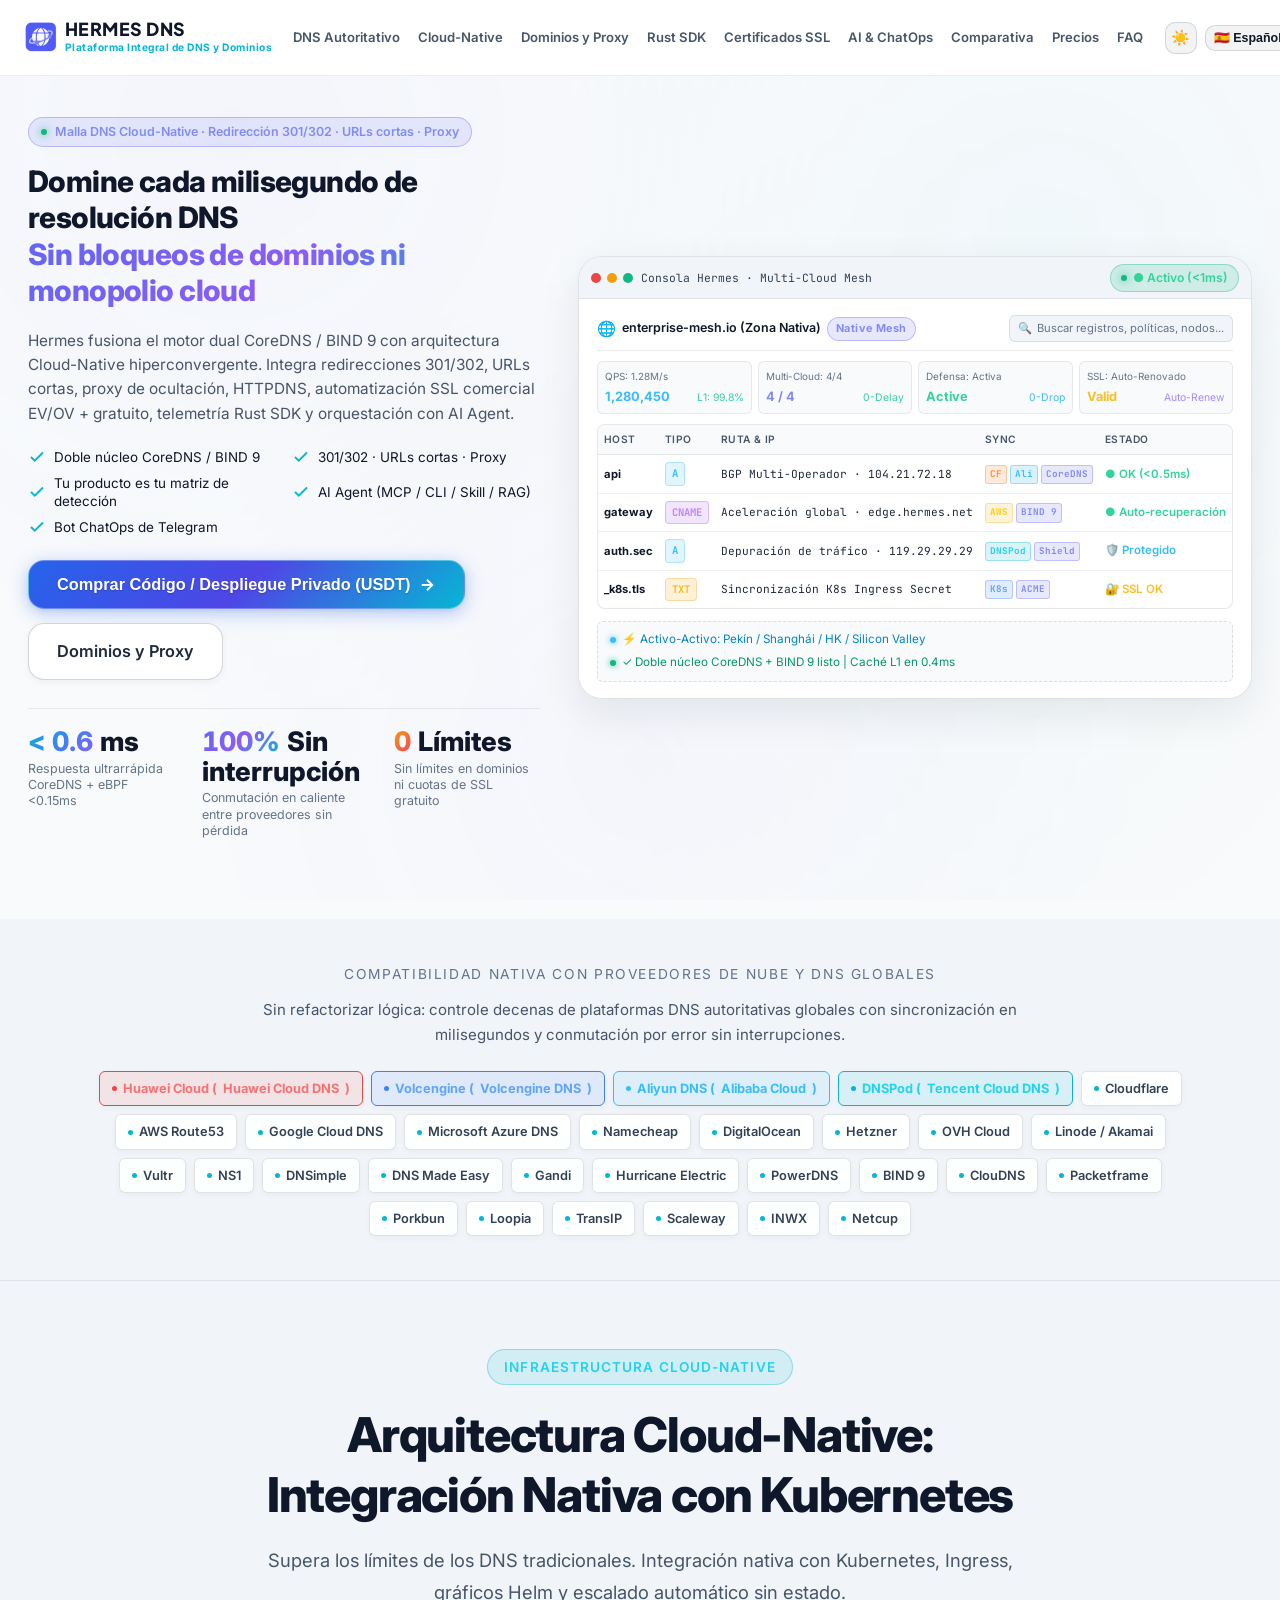
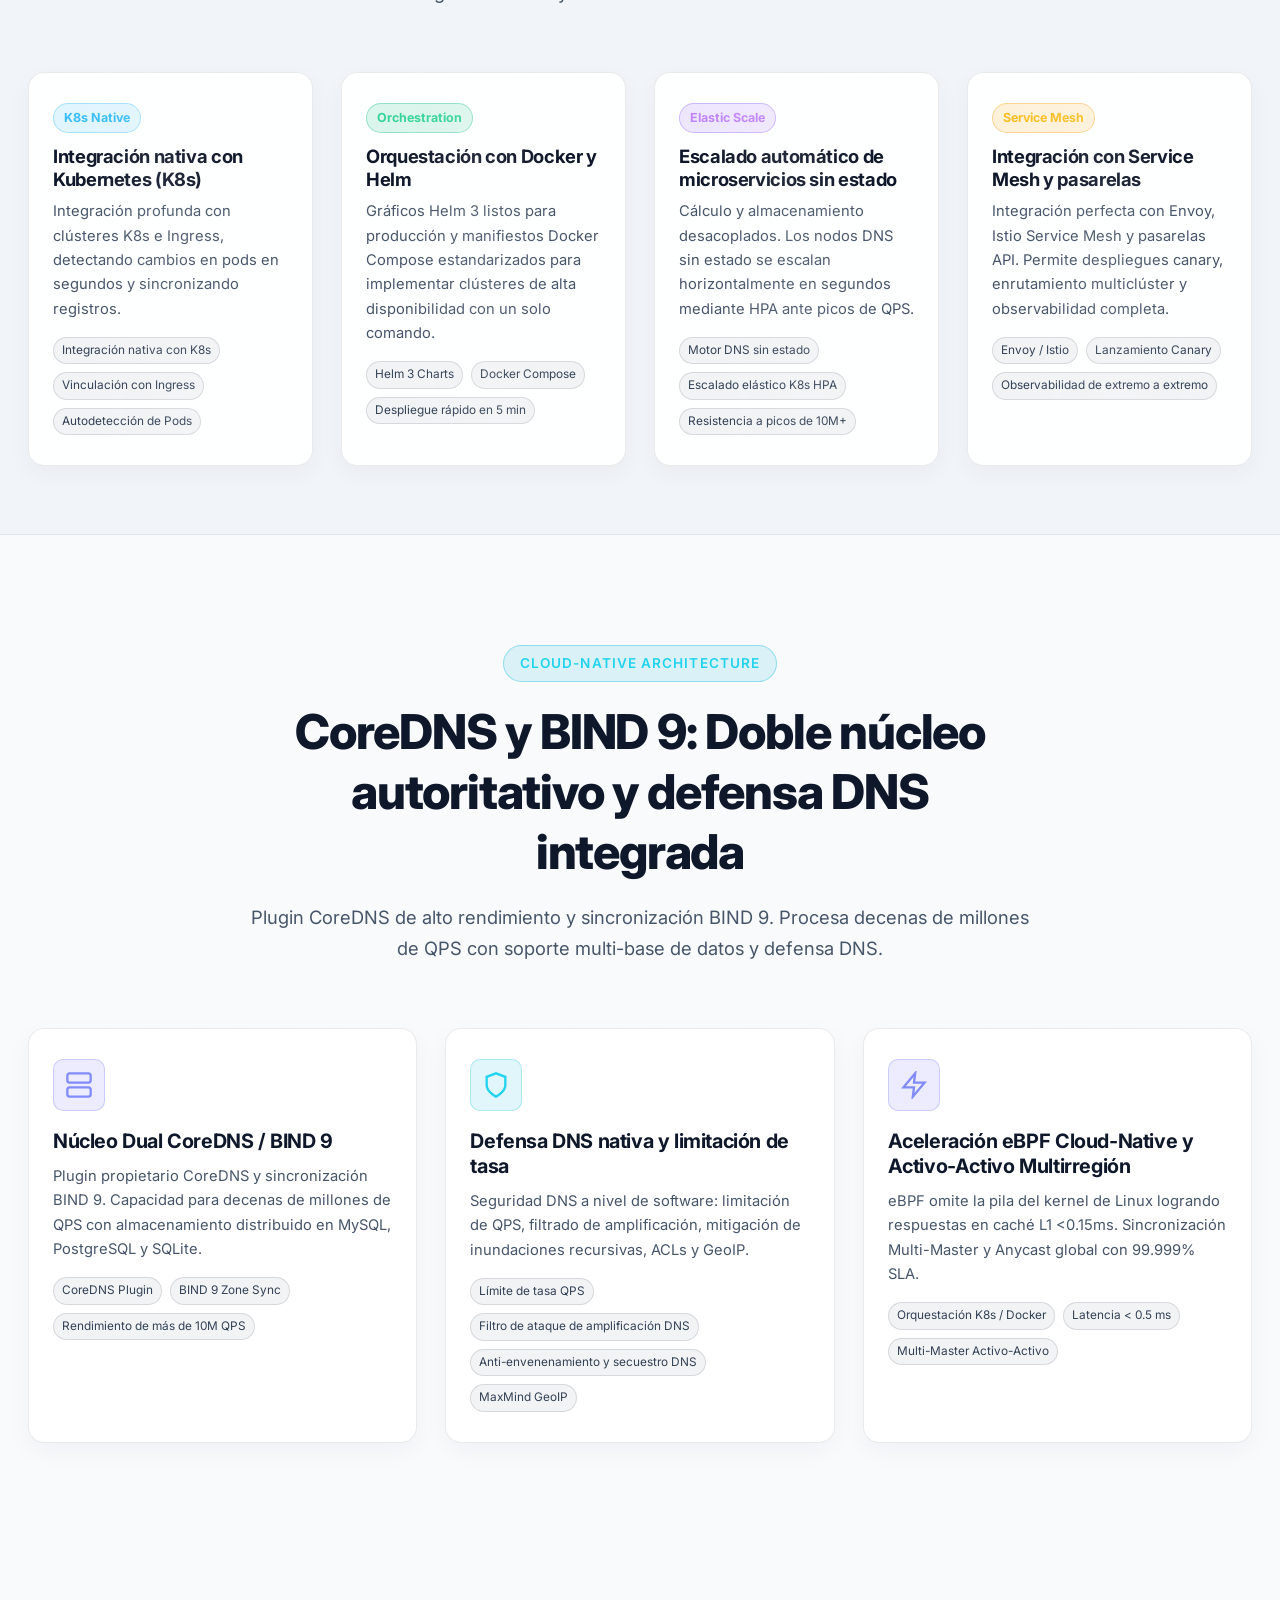
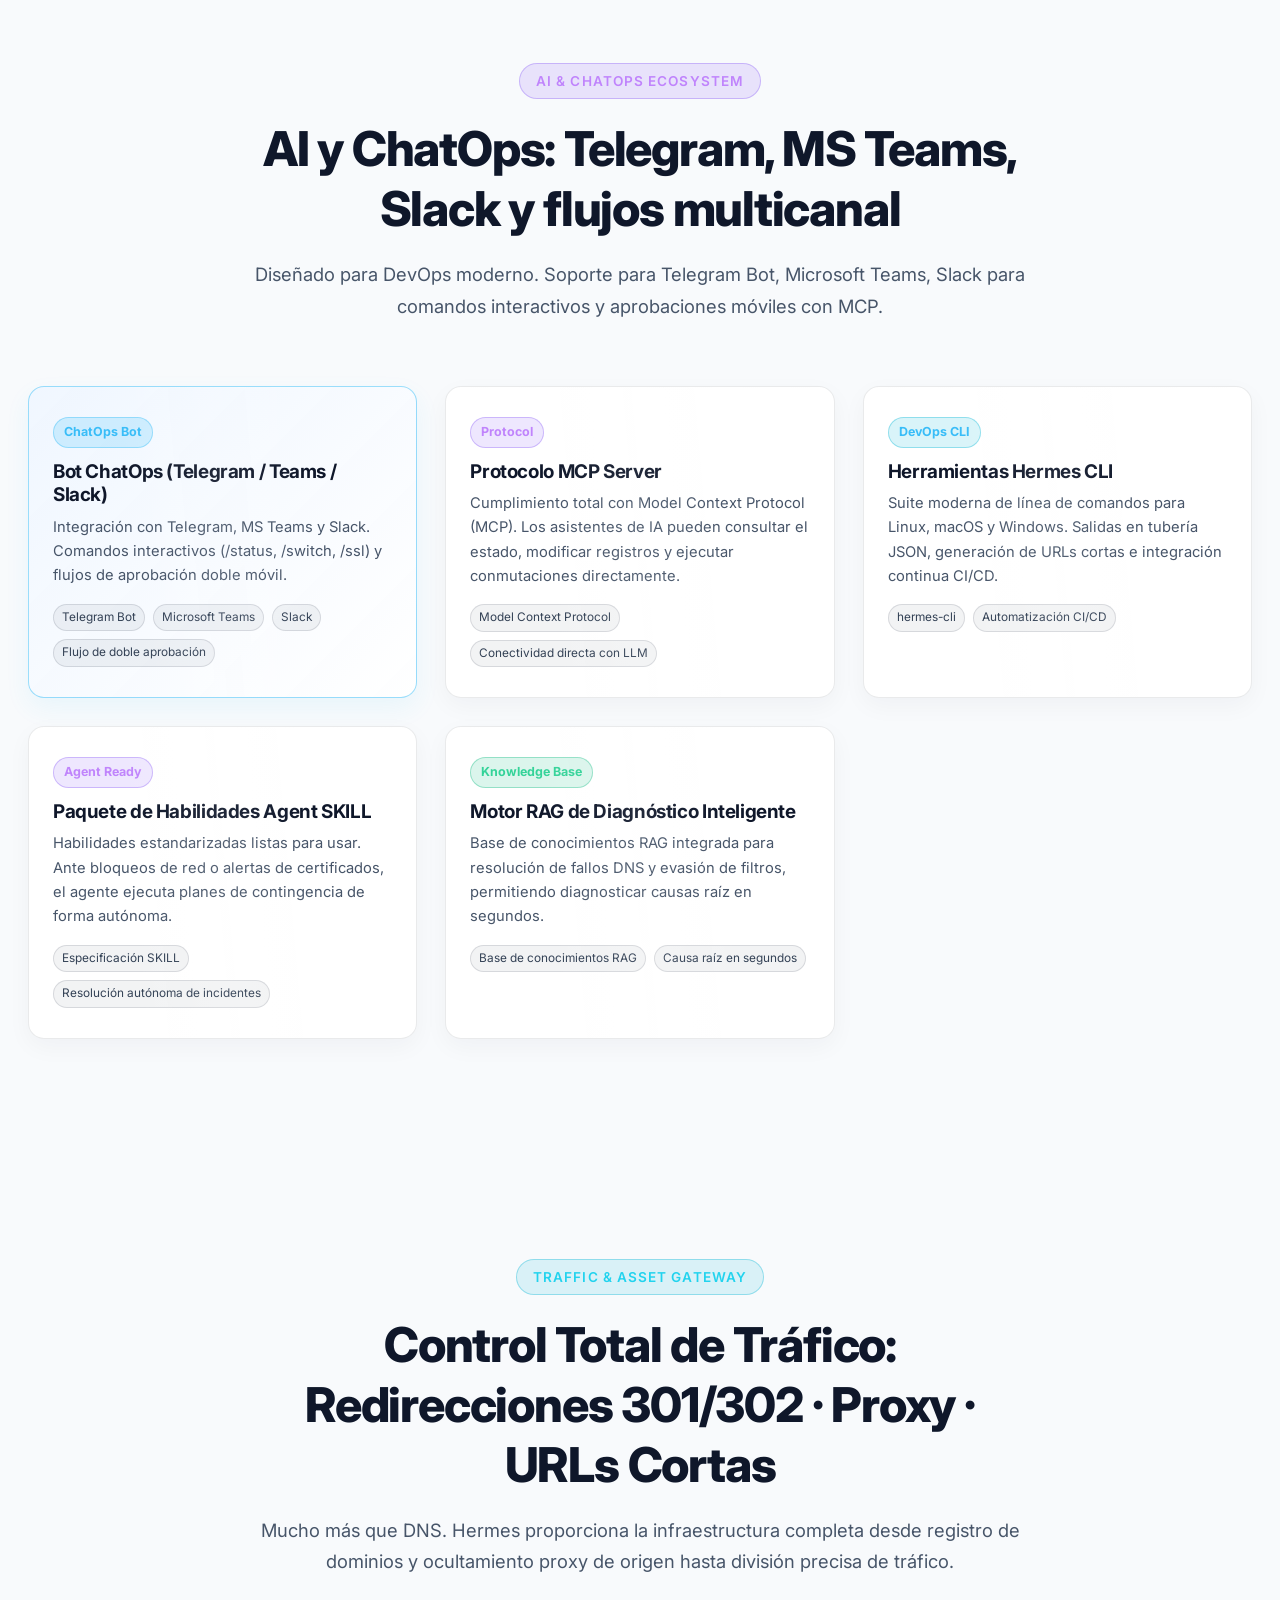
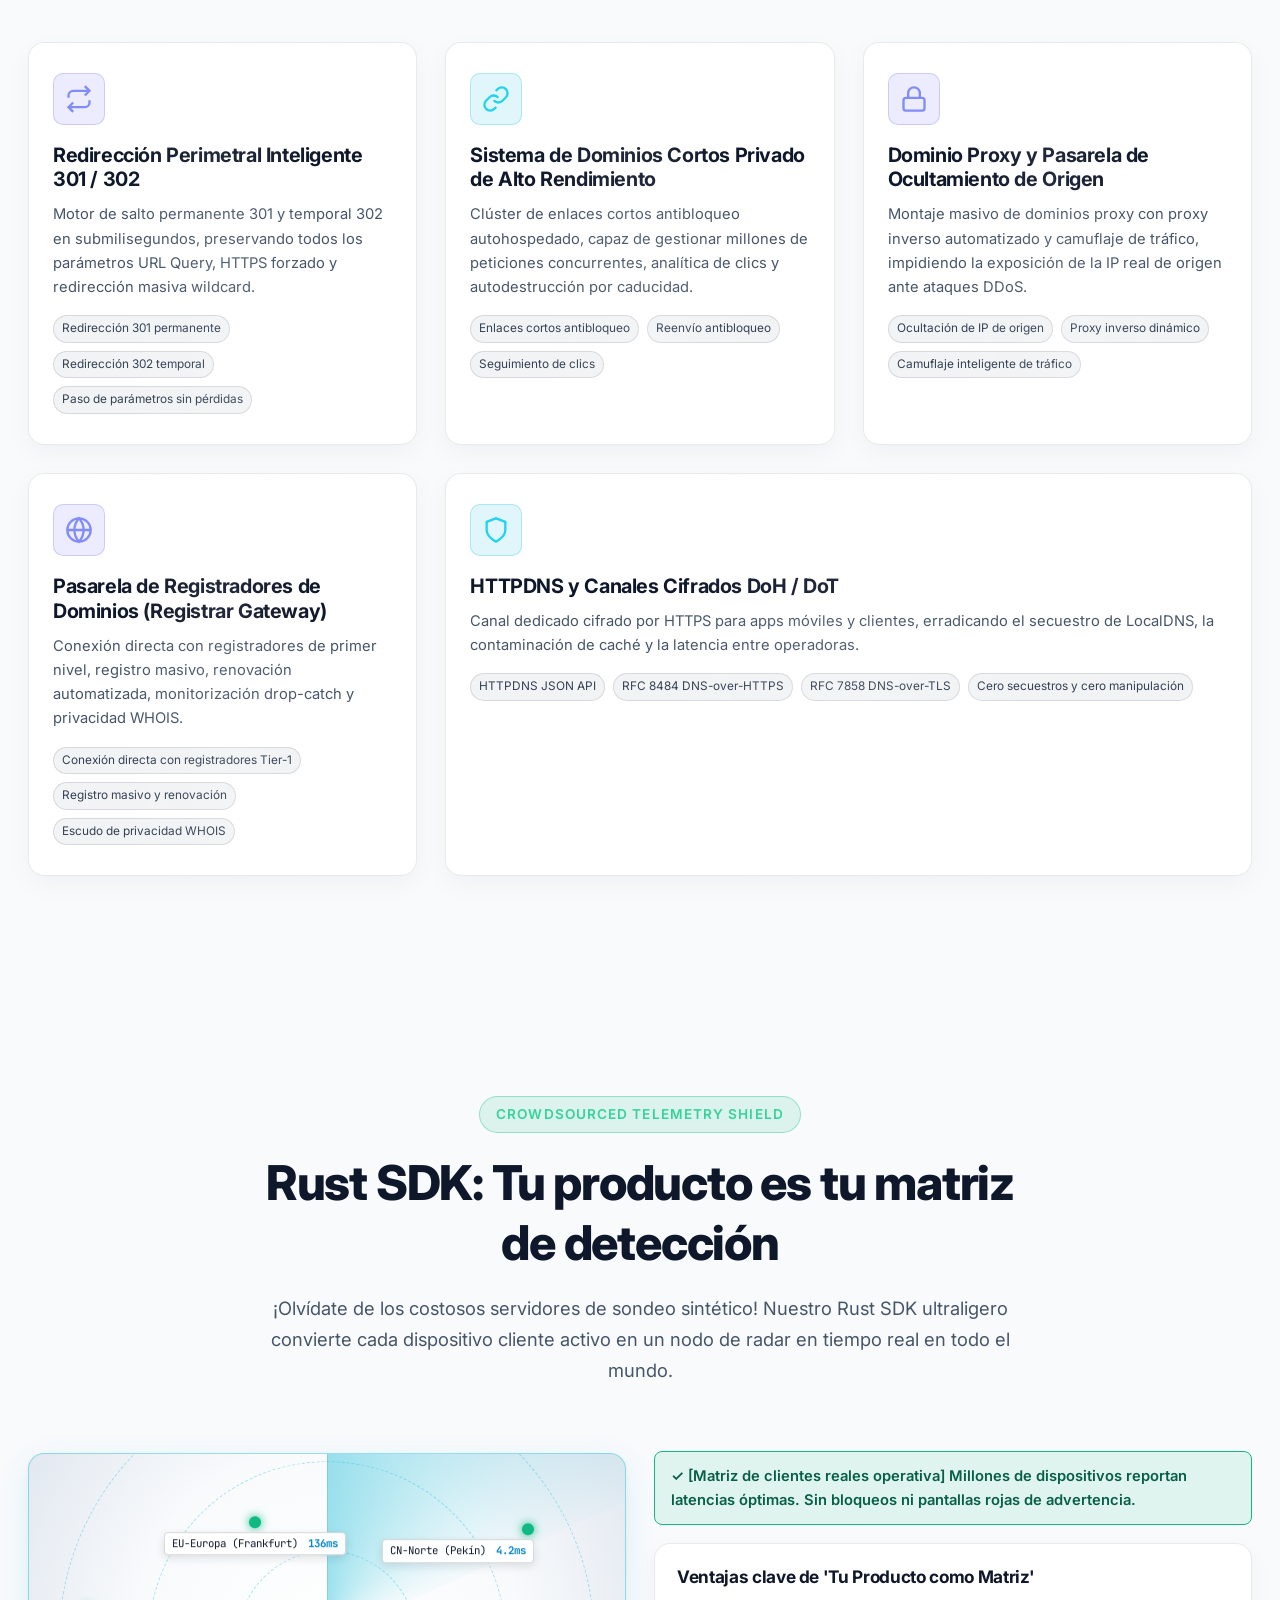
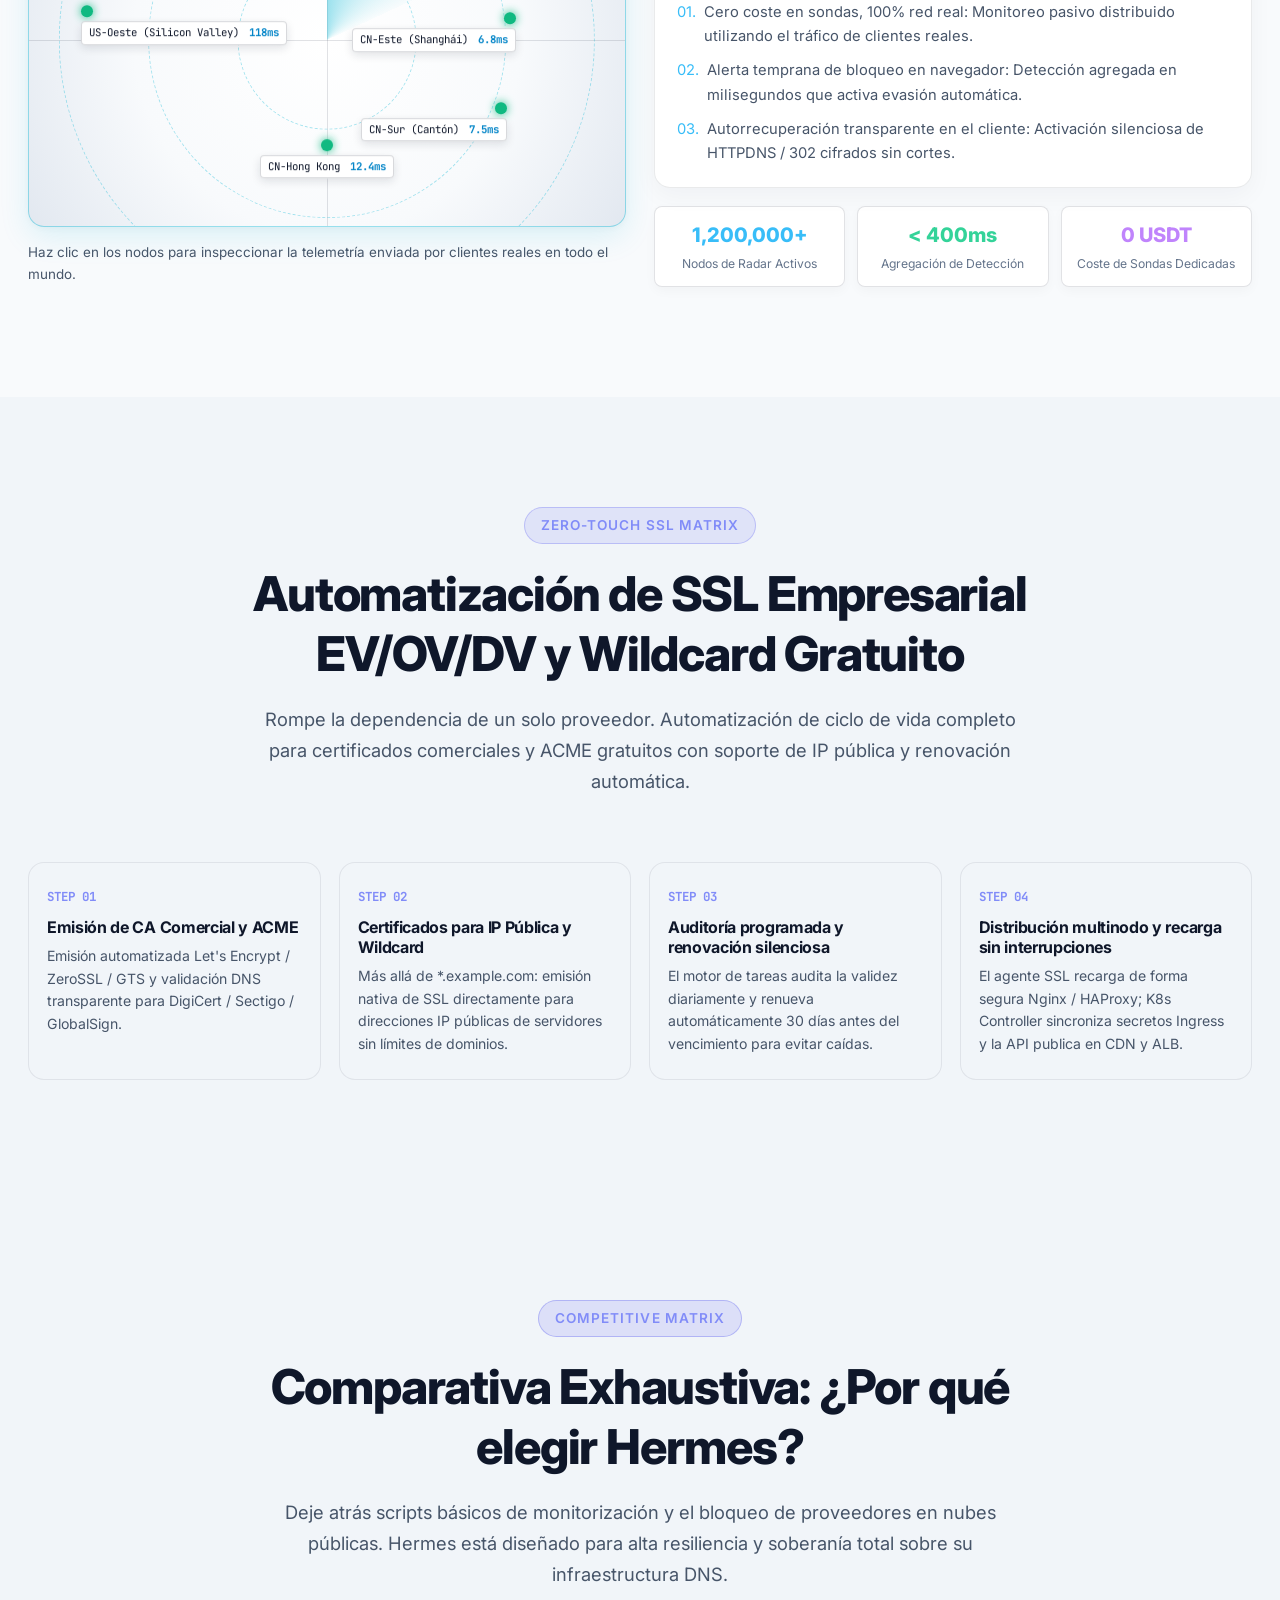
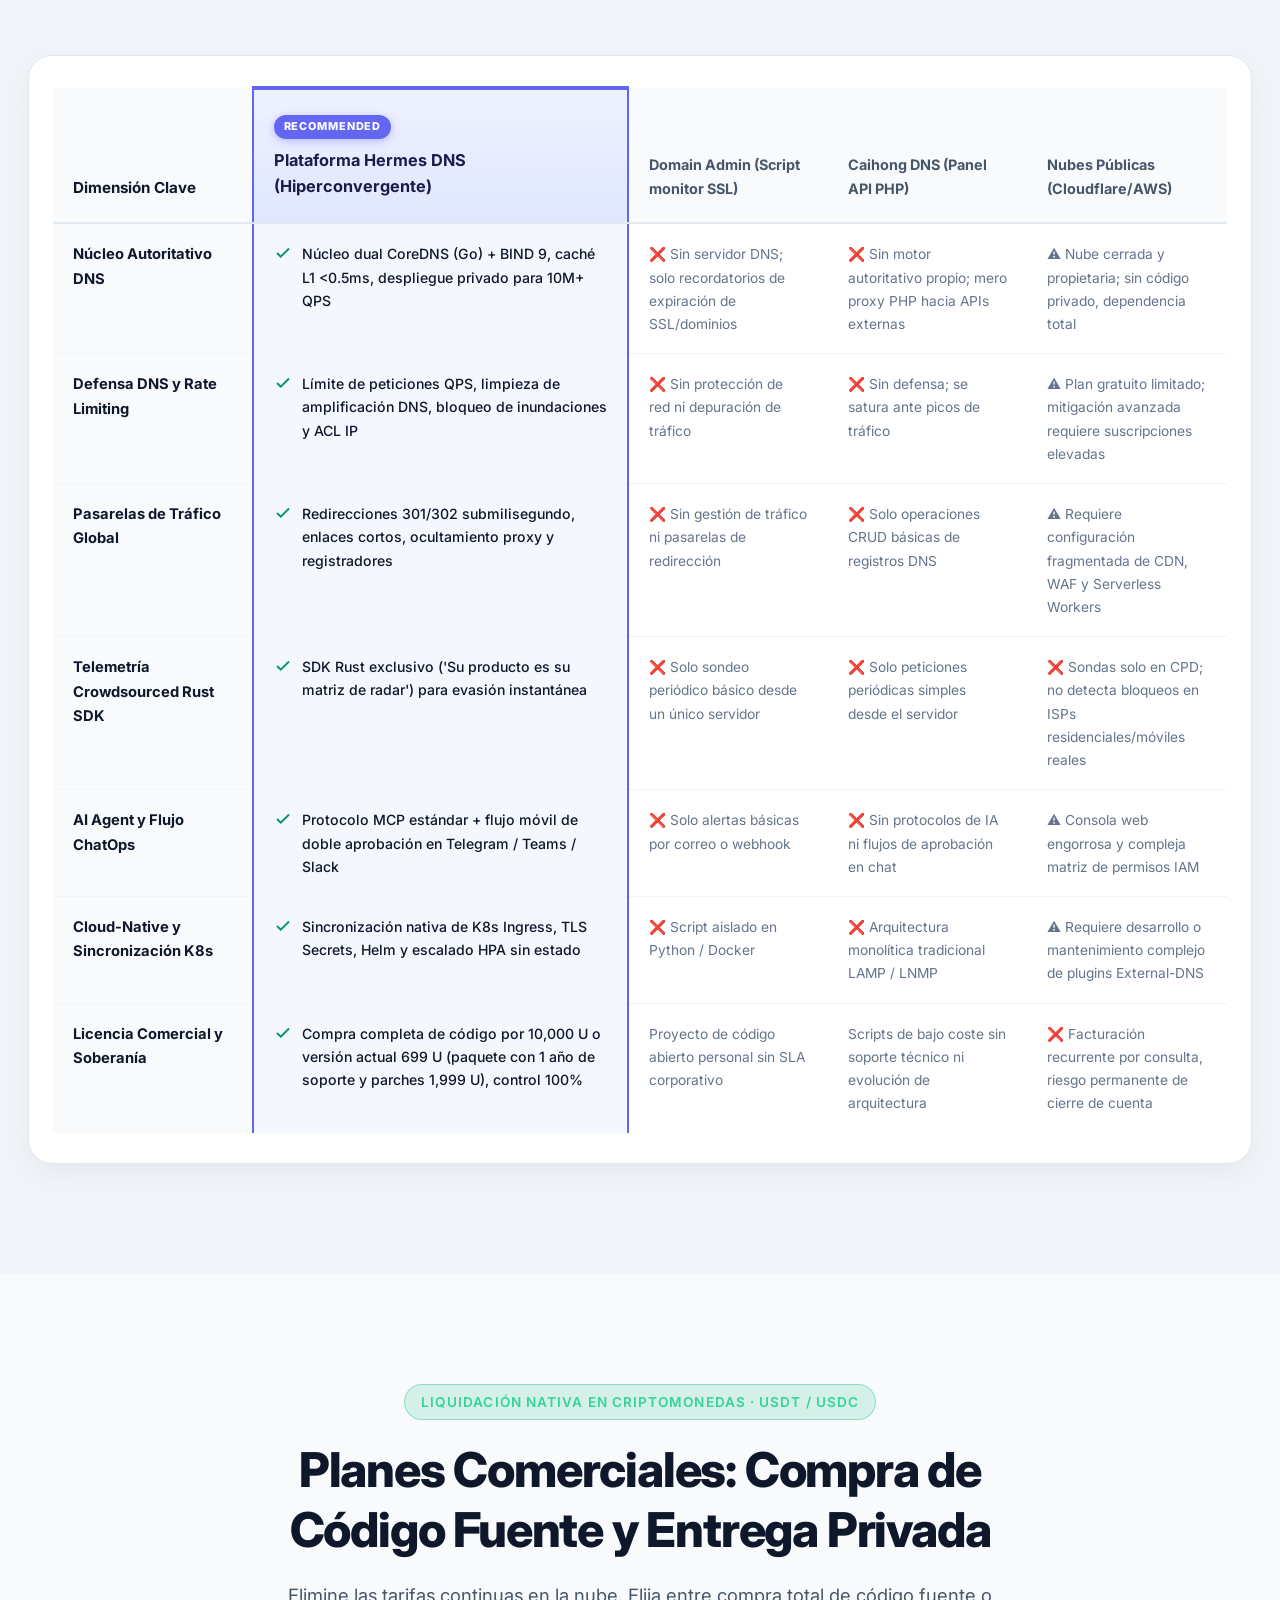
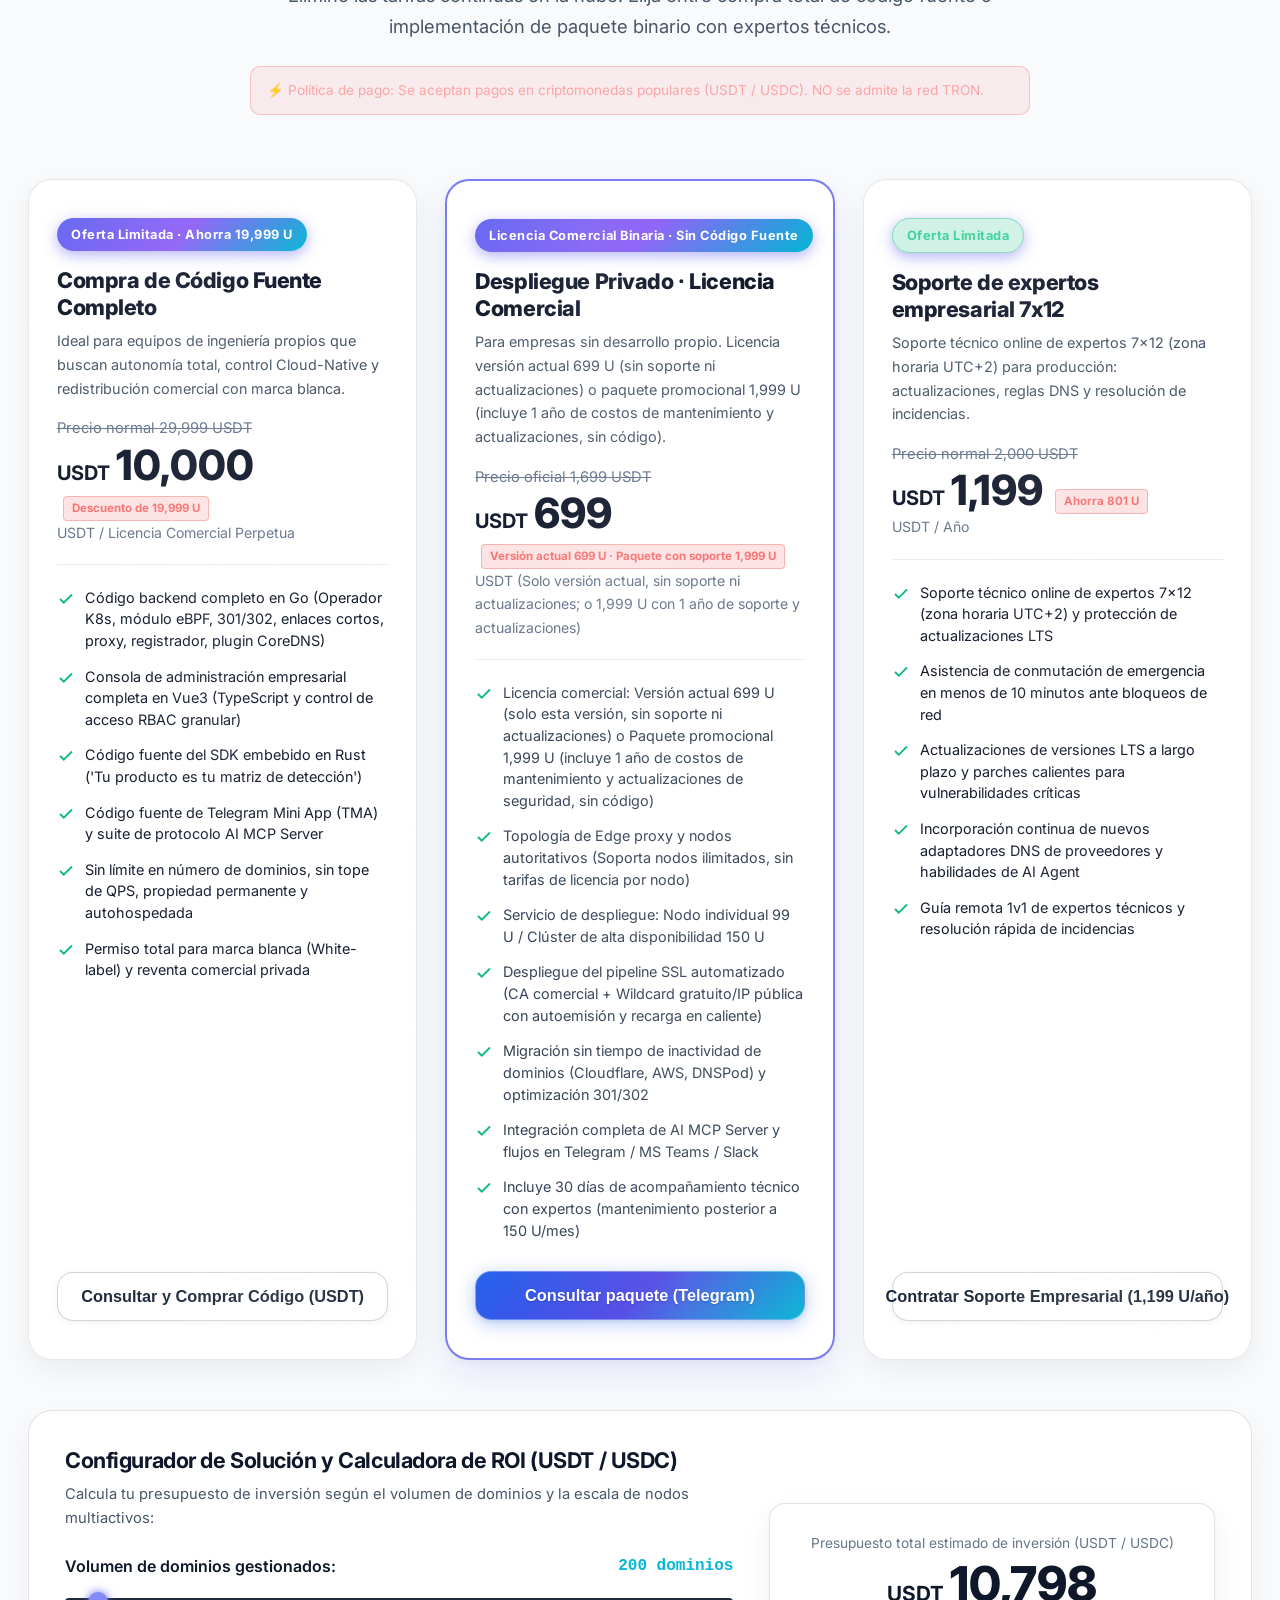
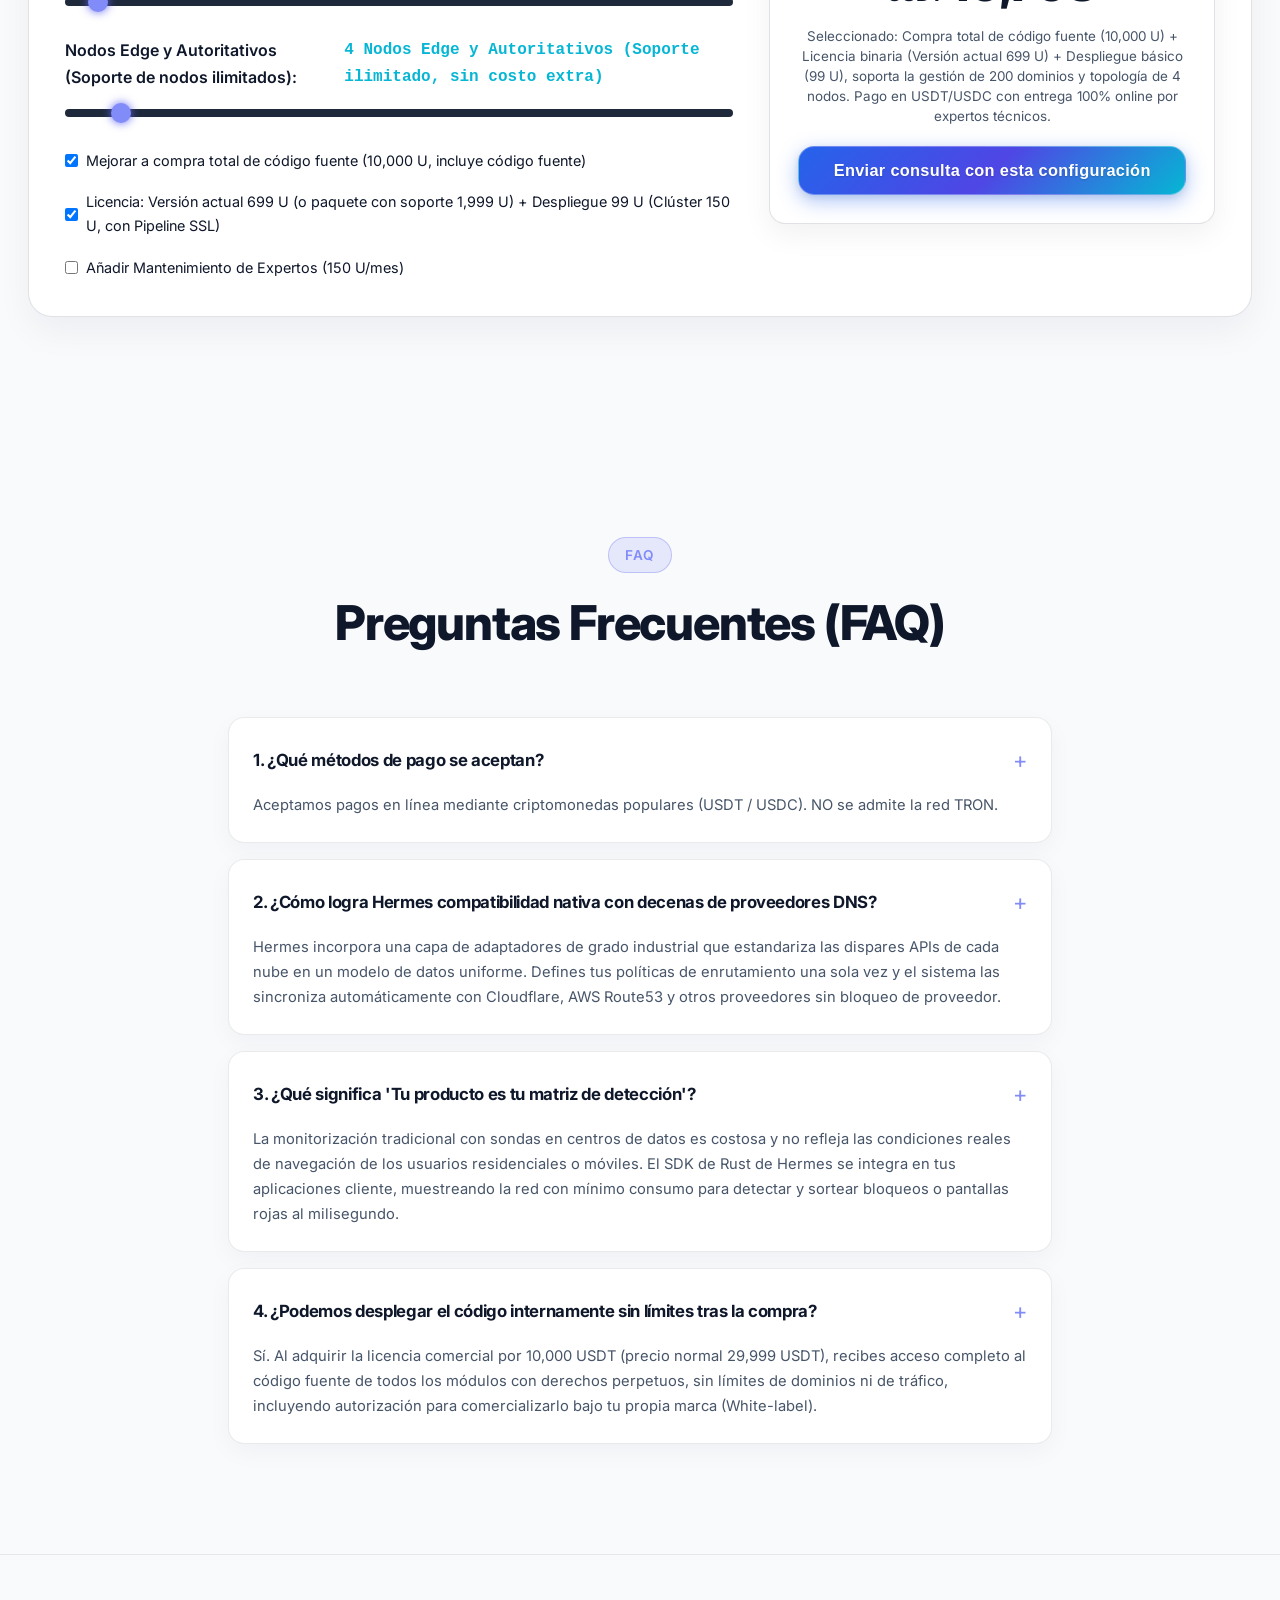
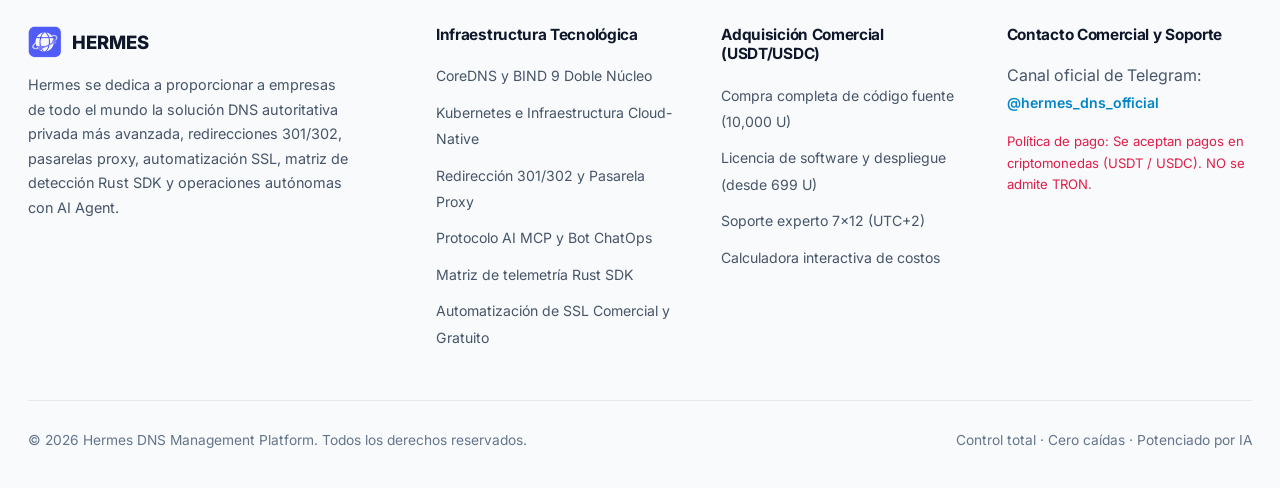
<file: es/index.html>
<!DOCTYPE html>
<html lang="es" data-lang="es" class="lang-non-zh">
<head>
  <meta charset="UTF-8">
  <meta name="viewport" content="width=device-width, initial-scale=1.0">
  <!-- Early Client Adaptive System: Zero-Flicker Theme & Language Initialization -->
  <script>
    (function() {
      try {
        // 1. Theme adaptation
        var savedTheme = localStorage.getItem('hermes_theme');
        var theme = savedTheme;
        if (!theme) {
          theme = (window.matchMedia && window.matchMedia('(prefers-color-scheme: light)').matches) ? 'light' : 'dark';
        }
        document.documentElement.setAttribute('data-theme', theme);

        // 2. Language adaptation
        var currentDocLang = document.documentElement.getAttribute('data-lang');
        var path = (window.location && window.location.pathname) ? window.location.pathname.toLowerCase() : '';
        var pathLang = null;
        var supported = ['zh-tw', 'zh-hk', 'zh', 'en', 'ja', 'ko', 'vi', 'ru', 'es'];
        for (var i = 0; i < supported.length; i++) {
          var sl = supported[i];
          if (path.indexOf('/' + sl + '/') !== -1 || path.indexOf('/' + sl + '.') !== -1 || (path.length >= sl.length && path.slice(-sl.length) === sl)) {
            pathLang = sl;
            break;
          }
        }
        var lang = pathLang || currentDocLang || localStorage.getItem('hermes_lang');
        if (!lang) {
          var navLangs = (navigator.languages && navigator.languages.length) ? navigator.languages : [navigator.language || ''];
          for (var i = 0; i < navLangs.length; i++) {
            var raw = navLangs[i];
            if (!raw) continue;
            var l = raw.toLowerCase().trim();
            if (l === 'zh-tw' || l.indexOf('zh-hant-tw') === 0) { lang = 'zh-tw'; break; }
            if (l === 'zh-hk' || l === 'zh-mo' || l.indexOf('hant') !== -1) { lang = 'zh-hk'; break; }
            if (l === 'zh' || l === 'zh-cn' || l === 'zh-sg' || l.indexOf('zh-hans') === 0 || l.indexOf('zh') === 0) { lang = 'zh'; break; }
            if (l.indexOf('ja') === 0) { lang = 'ja'; break; }
            if (l.indexOf('ko') === 0) { lang = 'ko'; break; }
            if (l.indexOf('vi') === 0) { lang = 'vi'; break; }
            if (l.indexOf('ru') === 0 || l.indexOf('uk') === 0 || l.indexOf('be') === 0 || l.indexOf('kk') === 0) { lang = 'ru'; break; }
            if (l.indexOf('es') === 0) { lang = 'es'; break; }
            if (l.indexOf('en') === 0) { lang = 'en'; break; }
          }
          if (!lang) lang = 'zh';
        }
        document.documentElement.lang = lang;
        document.documentElement.setAttribute('data-lang', lang);
        if (lang.indexOf('zh') === 0) {
          document.documentElement.classList.add('lang-zh');
          document.documentElement.classList.remove('lang-non-zh');
        } else {
          document.documentElement.classList.remove('lang-zh');
          document.documentElement.classList.add('lang-non-zh');
        }
      } catch(e) {}
    })();
  </script>
  <title data-i18n="site_title">Hermes - DNS Autoritativo Privado Empresarial y Motor de Tráfico Multi-Nube</title>
  
  <!-- SEO Comprehensive Meta Tags -->
  <meta name="description" content="Hermes es una plataforma DNS autoritativa privada empresarial con motor dual CoreDNS/BIND 9, conmutación multi-cloud sin interrupciones, automatización SSL, telemetría Rust SDK y orquestación con AI Agent.">
  <meta name="keywords" content="权威DNS, 智能DNS, CoreDNS, BIND9, HTTPDNS, DoH, DoT, 多云DNS切换, 多供应商线路, 千线BGP, 域名托管, SSL自动续费, 商业证书签发, 免费泛域名SSL, Rust SDK, 浏览器红框检测, 防红检测, 被墙逃生, AI Agent, MCP, RAG, EVM USDT">
  <meta name="robots" content="index, follow, max-snippet:-1, max-image-preview:large, max-video-preview:-1">
  <link rel="canonical" href="https://hermes.161616.top/es/">

  <!-- Alternate Language SEO Tags -->
  <link rel="alternate" hreflang="zh-CN" href="https://hermes.161616.top/zh/">
  <link rel="alternate" hreflang="zh-TW" href="https://hermes.161616.top/zh-tw/">
  <link rel="alternate" hreflang="zh-HK" href="https://hermes.161616.top/zh-hk/">
  <link rel="alternate" hreflang="en" href="https://hermes.161616.top/en/">
  <link rel="alternate" hreflang="ja" href="https://hermes.161616.top/ja/">
  <link rel="alternate" hreflang="ko" href="https://hermes.161616.top/ko/">
  <link rel="alternate" hreflang="vi" href="https://hermes.161616.top/vi/">
  <link rel="alternate" hreflang="ru" href="https://hermes.161616.top/ru/">
  <link rel="alternate" hreflang="es" href="https://hermes.161616.top/es/">
  <link rel="alternate" hreflang="x-default" href="https://hermes.161616.top/">

  <!-- Open Graph / Social SEO -->
  <meta property="og:locale" content="es_ES">
  <meta property="og:type" content="software">
  <meta property="og:title" content="Hermes - DNS Autoritativo Privado Empresarial y Motor de Tráfico Multi-Nube">
  <meta property="og:description" content="Hermes es una plataforma DNS autoritativa privada empresarial con motor dual CoreDNS/BIND 9, conmutación multi-cloud sin interrupciones, automatización SSL, telemetría Rust SDK y orquestación con AI Agent.">
  <meta property="og:url" content="https://hermes.161616.top/es/">
  <meta property="og:site_name" content="Hermes Platform">
  <meta property="og:image" content="https://hermes.161616.top/assets/images/logo.png">

  <!-- Twitter Card -->
  <meta name="twitter:card" content="summary_large_image">
  <meta name="twitter:title" content="Hermes - DNS Autoritativo Privado Empresarial y Motor de Tráfico Multi-Nube">
  <meta name="twitter:description" content="Hermes es una plataforma DNS autoritativa privada empresarial con motor dual CoreDNS/BIND 9, conmutación multi-cloud sin interrupciones, automatización SSL, telemetría Rust SDK y orquestación con AI Agent.">
  <meta name="twitter:image" content="https://hermes.161616.top/assets/images/logo.png">

  <!-- Structured Data JSON-LD (Schema.org) for SEO -->
  <script type="application/ld+json">
  {
    "@context": "https://schema.org",
    "@graph": [
      {
        "@type": "SoftwareApplication",
        "name": "Hermes DNS Platform",
        "applicationCategory": "DevOpsApplication",
        "operatingSystem": "Linux, Windows, macOS, Docker, Kubernetes",
        "offers": {
          "@type": "Offer",
          "price": "999",
          "priceCurrency": "USD"
        },
        "description": "Enterprise Private Authoritative DNS, Multi-Cloud Switcher, Commercial SSL Automation, Rust Anti-Red SDK and AI MCP Engine."
      },
      {
        "@type": "Organization",
        "name": "Hermes DNS Management Platform",
        "url": "https://hermes.161616.top",
        "logo": "https://hermes.161616.top/assets/images/logo.png",
        "sameAs": [
          "https://t.me/hermes_dns_official"
        ]
      }
    ]
  }
  </script>

  <!-- Stylesheets -->
  <link rel="stylesheet" href="../assets/css/style.css">
  <link rel="stylesheet" href="../assets/css/components.css">
  <link rel="stylesheet" href="../assets/css/animations.css">
  
  <link rel="icon" type="image/png" href="../assets/images/logo.png">
</head>
<body>

  <!-- ================= 1. HEADER / NAVBAR WITH I18N ================= -->
  <header class="navbar" id="navbar">
    <div class="container navbar-container">
      <a href="#hero" class="brand-logo">
        <img src="../assets/images/logo.png" alt="Hermes DNS Platform" class="brand-logo-img">
        <div class="brand-text-box">
          <span class="brand-name">HERMES DNS</span>
          <span class="brand-sub" data-i18n="brand_sub">Plataforma Integral de DNS y Dominios</span>
        </div>
      </a>

      <!-- Streamlined Navigation to prevent overlap in any language -->
      <nav class="nav-links">
        <a href="#authoritative-core" class="nav-link" data-i18n="nav_arch">DNS Autoritativo</a>
        <a href="#cloud-native" class="nav-link" data-i18n="nav_cloud">Cloud-Native</a>
        <a href="#domain-matrix" class="nav-link" data-i18n="nav_domain_matrix">Dominios y Proxy</a>
        <a href="#rust-sdk" class="nav-link" data-i18n="nav_rust">Rust SDK</a>
        <a href="#ssl-pipeline" class="nav-link" data-i18n="nav_ssl">Certificados SSL</a>
        <a href="#ai-ecosystem" class="nav-link" data-i18n="nav_chatops">AI & ChatOps</a>
        <a href="#comparison" class="nav-link" data-i18n="nav_comparison">Comparativa</a>
        <a href="#pricing" class="nav-link" data-i18n="nav_pricing">Precios</a>
        <a href="#faq" class="nav-link" data-i18n="nav_faq">FAQ</a>
      </nav>

      <div class="nav-actions">
        <!-- Light / Dark Theme Switcher Button -->
        <button class="theme-toggle-btn" id="theme-toggle-btn" aria-label="Toggle Theme" title="切换深色/浅色模式">🌙</button>

        <!-- Compact Language Switcher (9 Languages) -->
        <div class="lang-selector-box">
          <select class="lang-select" id="lang-select" aria-label="Language Selector">
            <option value="zh">🇨🇳 简体中文</option>
            <option value="zh-tw">🇹🇼 繁體中文</option>
            <option value="zh-hk">🇭🇰 粵語</option>
            <option value="en">🇺🇸 English</option>
            <option value="ja">🇯🇵 日本語</option>
            <option value="ko">🇰🇷 한국어</option>
            <option value="vi">🇻🇳 Tiếng Việt</option>
            <option value="ru">🇷🇺 Русский</option>
            <option value="es" selected>🇪🇸 Español</option>
          </select>
        </div>

        <button class="btn btn-primary btn-sm btn-trigger-inquiry" data-plan="官网导航咨询">
          <span data-i18n="nav_inquiry_btn">Consultar</span>
        </button>
      </div>

      <button class="mobile-toggle" aria-label="Toggle Menu">
        <svg width="24" height="24" viewBox="0 0 24 24" fill="none" stroke="currentColor" stroke-width="2">
          <line x1="3" y1="12" x2="21" y2="12"></line>
          <line x1="3" y1="6" x2="21" y2="6"></line>
          <line x1="3" y1="18" x2="21" y2="18"></line>
        </svg>
      </button>
    </div>
  </header>

  <!-- ================= 2. HERO SECTION ================= -->
  <section class="hero-section" id="hero">
    <div class="container hero-grid">
      
      <div class="hero-content">
        <div class="hero-tag">
          <span class="status-dot"></span>
          <span data-i18n="hero_tag">Malla DNS Cloud-Native · Redirección 301/302 · URLs cortas · Proxy</span>
        </div>

        <h1 class="hero-title">
          <span data-i18n="hero_title_1">Domine cada milisegundo de resolución DNS</span><br class="hero-title-br">
          <span class="text-gradient" data-i18n="hero_title_2">Sin bloqueos de dominios ni monopolio cloud</span>
        </h1>

        <p class="hero-desc" data-i18n="hero_desc">Hermes fusiona el motor dual CoreDNS / BIND 9 con arquitectura Cloud-Native hiperconvergente. Integra redirecciones 301/302, URLs cortas, proxy de ocultación, HTTPDNS, automatización SSL comercial EV/OV + gratuito, telemetría Rust SDK y orquestación con AI Agent.</p>

        <div class="hero-highlights">
          <div class="highlight-item">
            <svg width="18" height="18" viewBox="0 0 24 24" fill="none" stroke="currentColor" stroke-width="2.5"><polyline points="20 6 9 17 4 12"></polyline></svg>
            <span data-i18n="badge_coredns">Doble núcleo CoreDNS / BIND 9</span>
          </div>
          <div class="highlight-item">
            <svg width="18" height="18" viewBox="0 0 24 24" fill="none" stroke="currentColor" stroke-width="2.5"><polyline points="20 6 9 17 4 12"></polyline></svg>
            <span data-i18n="badge_matrix">301/302 · URLs cortas · Proxy</span>
          </div>
          <div class="highlight-item">
            <svg width="18" height="18" viewBox="0 0 24 24" fill="none" stroke="currentColor" stroke-width="2.5"><polyline points="20 6 9 17 4 12"></polyline></svg>
            <span data-i18n="badge_rust">Tu producto es tu matriz de detección</span>
          </div>
          <div class="highlight-item">
            <svg width="18" height="18" viewBox="0 0 24 24" fill="none" stroke="currentColor" stroke-width="2.5"><polyline points="20 6 9 17 4 12"></polyline></svg>
            <span data-i18n="badge_ai">AI Agent (MCP / CLI / Skill / RAG)</span>
          </div>
          <div class="highlight-item">
            <svg width="18" height="18" viewBox="0 0 24 24" fill="none" stroke="currentColor" stroke-width="2.5"><polyline points="20 6 9 17 4 12"></polyline></svg>
            <span data-i18n="badge_chatops">Bot ChatOps de Telegram</span>
          </div>
        </div>

        <div class="hero-actions">
          <button class="btn btn-primary btn-lg btn-trigger-inquiry" data-plan="首屏商业购买意向">
            <span data-i18n="hero_btn_buy">Comprar Código / Despliegue Privado (USDT)</span>
            <svg width="18" height="18" viewBox="0 0 24 24" fill="none" stroke="currentColor" stroke-width="2.5"><line x1="5" y1="12" x2="19" y2="12"></line><polyline points="12 5 19 12 12 19"></polyline></svg>
          </button>
          <a href="#domain-matrix" class="btn btn-secondary btn-lg">
            <span data-i18n="nav_domain_matrix">Dominios y Proxy</span>
          </a>
        </div>

        <div class="hero-metrics">
          <div class="metric-item">
            <div class="metric-num"><span class="text-gradient-cyan">&lt; 0.6</span> ms</div>
            <div class="metric-label" data-i18n="metric_latency">Respuesta ultrarrápida CoreDNS + eBPF <0.15ms</div>
          </div>
          <div class="metric-item">
            <div class="metric-num"><span class="text-gradient">100%</span> <span data-i18n="metric_seamless">Sin interrupción</span></div>
            <div class="metric-label" data-i18n="metric_switch">Conmutación en caliente entre proveedores sin pérdida</div>
          </div>
          <div class="metric-item">
            <div class="metric-num"><span class="text-gradient-gold">0</span> <span data-i18n="metric_limits">Límites</span></div>
            <div class="metric-label" data-i18n="metric_zero">Sin límites en dominios ni cuotas de SSL gratuito</div>
          </div>
        </div>
      </div>

      <!-- Hero Right Dashboard (Header Overlap & i18n fixed) -->
      <div class="hero-visual">
        <div class="dashboard-mock float-anim">
          <div class="window-header">
            <div class="window-dots">
              <span></span><span></span><span></span>
            </div>
            <div class="window-title" data-i18n="console_win_title">Consola Hermes · Multi-Cloud Mesh</div>
            <span class="status-pill"><span class="status-dot"></span> <span data-i18n="console_win_status">● Activo (<1ms)</span></span>
          </div>

          <div class="window-body">
            <!-- Console Topbar with Zone breadcrumb and filter -->
            <div class="console-topbar">
              <div class="console-breadcrumb">
                <span style="font-size: 0.95rem;">🌐</span>
                <span data-i18n="console_zone_name">enterprise-mesh.io (Zona Nativa)</span>
                <span class="zone-badge">Native Mesh</span>
              </div>
              <div class="console-search-box">
                <span>🔍</span>
                <span data-i18n="console_search_hint">Buscar registros, políticas, nodos...</span>
              </div>
            </div>

            <!-- Console Metrics Cards (4 compact cards) -->
            <div class="console-metrics-row">
              <div class="console-metric-item">
                <div class="metric-lbl" data-i18n="console_stat_qps">QPS: 1.28M/s</div>
                <div class="metric-val" style="color: #38bdf8;">1,280,450 <span style="font-size: 0.65rem; color: #34d399; font-weight: normal;">L1: 99.8%</span></div>
              </div>
              <div class="console-metric-item">
                <div class="metric-lbl" data-i18n="console_stat_sync">Multi-Cloud: 4/4</div>
                <div class="metric-val" style="color: #818cf8;">4 / 4 <span style="font-size: 0.65rem; color: #34d399; font-weight: normal;">0-Delay</span></div>
              </div>
              <div class="console-metric-item">
                <div class="metric-lbl" data-i18n="console_stat_defense">Defensa: Activa</div>
                <div class="metric-val" style="color: #34d399;">Active <span style="font-size: 0.65rem; color: #38bdf8; font-weight: normal;">0-Drop</span></div>
              </div>
              <div class="console-metric-item">
                <div class="metric-lbl" data-i18n="console_stat_ssl">SSL: Auto-Renovado</div>
                <div class="metric-val" style="color: #fbbf24;">Valid <span style="font-size: 0.65rem; color: #a78bfa; font-weight: normal;">Auto-Renew</span></div>
              </div>
            </div>

            <!-- Authentic Live DNS Records Data Table (真实的 DNS 生产级解析记录管理表) -->
            <div class="console-records-table-wrapper">
              <table class="console-records-table">
                <thead>
                  <tr>
                    <th style="width: 16%;" data-i18n="console_th_host">HOST</th>
                    <th style="width: 12%;" data-i18n="console_th_type">TIPO</th>
                    <th style="width: 34%;" data-i18n="console_th_line">RUTA & IP</th>
                    <th style="width: 20%;" data-i18n="console_th_sync">SYNC</th>
                    <th style="width: 18%;" data-i18n="console_th_status">ESTADO</th>
                  </tr>
                </thead>
                <tbody>
                  <tr>
                    <td><strong style="color: #ffffff;">api</strong></td>
                    <td><span class="rec-type-badge rec-a">A</span></td>
                    <td><span style="font-family: 'JetBrains Mono', monospace; color: #e2e8f0;" data-i18n="console_r1_line">BGP Multi-Operador · 104.21.72.18</span></td>
                    <td>
                      <span class="sync-tag sync-cf">CF</span>
                      <span class="sync-tag sync-ali">Ali</span>
                      <span class="sync-tag sync-mesh">CoreDNS</span>
                    </td>
                    <td><span class="rec-status-ok" data-i18n="console_r1_status">● OK (<0.5ms)</span></td>
                  </tr>

                  <tr>
                    <td><strong style="color: #ffffff;">gateway</strong></td>
                    <td><span class="rec-type-badge rec-cname">CNAME</span></td>
                    <td><span style="font-family: 'JetBrains Mono', monospace; color: #e2e8f0;" data-i18n="console_r2_line">Aceleración global · edge.hermes.net</span></td>
                    <td>
                      <span class="sync-tag sync-aws">AWS</span>
                      <span class="sync-tag sync-mesh">BIND 9</span>
                    </td>
                    <td><span class="rec-status-ok" data-i18n="console_r2_status">● Auto-recuperación</span></td>
                  </tr>

                  <tr>
                    <td><strong style="color: #ffffff;">auth.sec</strong></td>
                    <td><span class="rec-type-badge rec-a">A</span></td>
                    <td><span style="font-family: 'JetBrains Mono', monospace; color: #e2e8f0;" data-i18n="console_r3_line">Depuración de tráfico · 119.29.29.29</span></td>
                    <td>
                      <span class="sync-tag sync-pod">DNSPod</span>
                      <span class="sync-tag sync-mesh">Shield</span>
                    </td>
                    <td><span class="rec-status-shield" data-i18n="console_r3_status">🛡️ Protegido</span></td>
                  </tr>

                  <tr>
                    <td><strong style="color: #ffffff;">_k8s.tls</strong></td>
                    <td><span class="rec-type-badge rec-txt">TXT</span></td>
                    <td><span style="font-family: 'JetBrains Mono', monospace; color: #e2e8f0;" data-i18n="console_r4_line">Sincronización K8s Ingress Secret</span></td>
                    <td>
                      <span class="sync-tag sync-k8s">K8s</span>
                      <span class="sync-tag sync-mesh">ACME</span>
                    </td>
                    <td><span class="rec-status-ssl" data-i18n="console_r4_status">🔐 SSL OK</span></td>
                  </tr>
                </tbody>
              </table>
            </div>

            <!-- Real-time Cluster Telemetry Status Bar -->
            <div class="console-footer-bar">
              <div class="console-footer-line1">
                <span class="status-dot-sm" style="background:#38bdf8; box-shadow:0 0 6px #38bdf8;"></span>
                <span data-i18n="console_footer_sync">⚡ Activo-Activo: Pekín / Shanghái / HK / Silicon Valley</span>
              </div>
              <div class="console-footer-line2">
                <span class="status-dot-sm" style="background:#10b981; box-shadow:0 0 6px #10b981;"></span>
                <span data-i18n="console_footer_engine">✓ Doble núcleo CoreDNS + BIND 9 listo | Caché L1 en 0.4ms</span>
              </div>
            </div>

          </div>
        </div>
      </div>

    </div>
  </section>

  <!-- ================= 3. GLOBAL PROVIDER SHOWCASE ================= -->
  <section class="section-alt" style="padding: 44px 0; border-bottom: 1px solid var(--border-subtle);">
    <div class="container" style="text-align: center;">
      <div style="font-size: 0.86rem; color: var(--text-muted); text-transform: uppercase; letter-spacing: 0.12em; margin-bottom: 12px;" data-i18n="provider_title">Compatibilidad Nativa con Proveedores de Nube y DNS Globales</div>
      <p style="font-size: 0.94rem; color: var(--text-secondary); max-width: 820px; margin: 0 auto 24px auto;" data-i18n="provider_desc">Sin refactorizar lógica: controle decenas de plataformas DNS autoritativas globales con sincronización en milisegundos y conmutación por error sin interrupciones.</p>

      <div class="provider-wall">
        <span class="provider-chip" style="border-color: #ef4444; background: rgba(239, 68, 68, 0.1); color: #f87171; font-weight: 700;"><span class="chip-dot" style="background:#ef4444;"></span>Huawei Cloud (<span data-i18n="prov_huawei">Huawei Cloud DNS</span>)</span>
        <span class="provider-chip" style="border-color: #3b82f6; background: rgba(59, 130, 246, 0.1); color: #60a5fa; font-weight: 700;"><span class="chip-dot" style="background:#3b82f6;"></span>Volcengine (<span data-i18n="prov_volc">Volcengine DNS</span>)</span>
        <span class="provider-chip" style="border-color: #38bdf8; background: rgba(56, 189, 248, 0.1); color: #38bdf8; font-weight: 700;"><span class="chip-dot" style="background:#38bdf8;"></span>Aliyun DNS (<span data-i18n="prov_aliyun">Alibaba Cloud</span>)</span>
        <span class="provider-chip" style="border-color: #06b6d4; background: rgba(6, 182, 212, 0.1); color: #22d3ee; font-weight: 700;"><span class="chip-dot" style="background:#06b6d4;"></span>DNSPod (<span data-i18n="prov_tencent">Tencent Cloud DNS</span>)</span>
        <span class="provider-chip"><span class="chip-dot"></span>Cloudflare</span>
        <span class="provider-chip"><span class="chip-dot"></span>AWS Route53</span>
        <span class="provider-chip"><span class="chip-dot"></span>Google Cloud DNS</span>
        <span class="provider-chip"><span class="chip-dot"></span>Microsoft Azure DNS</span>
        <span class="provider-chip"><span class="chip-dot"></span>Namecheap</span>
        <span class="provider-chip"><span class="chip-dot"></span>DigitalOcean</span>
        <span class="provider-chip"><span class="chip-dot"></span>Hetzner</span>
        <span class="provider-chip"><span class="chip-dot"></span>OVH Cloud</span>
        <span class="provider-chip"><span class="chip-dot"></span>Linode / Akamai</span>
        <span class="provider-chip"><span class="chip-dot"></span>Vultr</span>
        <span class="provider-chip"><span class="chip-dot"></span>NS1</span>
        <span class="provider-chip"><span class="chip-dot"></span>DNSimple</span>
        <span class="provider-chip"><span class="chip-dot"></span>DNS Made Easy</span>
        <span class="provider-chip"><span class="chip-dot"></span>Gandi</span>
        <span class="provider-chip"><span class="chip-dot"></span>Hurricane Electric</span>
        <span class="provider-chip"><span class="chip-dot"></span>PowerDNS</span>
        <span class="provider-chip"><span class="chip-dot"></span>BIND 9</span>
        <span class="provider-chip"><span class="chip-dot"></span>ClouDNS</span>
        <span class="provider-chip"><span class="chip-dot"></span>Packetframe</span>
        <span class="provider-chip"><span class="chip-dot"></span>Porkbun</span>
        <span class="provider-chip"><span class="chip-dot"></span>Loopia</span>
        <span class="provider-chip"><span class="chip-dot"></span>TransIP</span>
        <span class="provider-chip"><span class="chip-dot"></span>Scaleway</span>
        <span class="provider-chip"><span class="chip-dot"></span>INWX</span>
        <span class="provider-chip"><span class="chip-dot"></span>Netcup</span>
      </div>
    </div>
  </section>

    <!-- ================= 3.5 CLOUD-NATIVE INFRASTRUCTURE (独立云原生架构模块) ================= -->
  <section class="section section-alt" id="cloud-native" style="padding: 68px 0; border-bottom: 1px solid var(--border-subtle);">
    <div class="container">
      <div class="section-header">
        <div class="section-tag cyan" data-i18n="cloud_tag">Infraestructura Cloud-Native</div>
        <h2 class="section-title" data-i18n="cloud_title">Arquitectura Cloud-Native: Integración Nativa con Kubernetes</h2>
        <p class="section-desc" data-i18n="cloud_desc">Supera los límites de los DNS tradicionales. Integración nativa con Kubernetes, Ingress, gráficos Helm y escalado automático sin estado.</p>
      </div>

      <div class="grid grid-4">
        <div class="glass-card shine-effect">
          <div class="ai-badge" style="background: rgba(56, 189, 248, 0.15); border-color: rgba(56, 189, 248, 0.35); color: #38bdf8;">K8s Native</div>
          <h3 style="font-size: 1.15rem; margin-bottom: 8px;" data-i18n="cloud_c1_t">Integración nativa con Kubernetes (K8s)</h3>
          <p class="card-desc" data-i18n="cloud_c1_d">Integración profunda con clústeres K8s e Ingress, detectando cambios en pods en segundos y sincronizando registros.</p>
          <div class="card-tags">
            <span class="tag-pill" data-i18n="tag_k8s_native">Integración nativa con K8s</span>
            <span class="tag-pill" data-i18n="tag_ingress_link">Vinculación con Ingress</span>
            <span class="tag-pill" data-i18n="tag_pod_aware">Autodetección de Pods</span>
          </div>
        </div>

        <div class="glass-card shine-effect">
          <div class="ai-badge" style="background: rgba(16, 185, 129, 0.15); border-color: rgba(16, 185, 129, 0.35); color: #34d399;">Orchestration</div>
          <h3 style="font-size: 1.15rem; margin-bottom: 8px;" data-i18n="cloud_c2_t">Orquestación con Docker y Helm</h3>
          <p class="card-desc" data-i18n="cloud_c2_d">Gráficos Helm 3 listos para producción y manifiestos Docker Compose estandarizados para implementar clústeres de alta disponibilidad con un solo comando.</p>
          <div class="card-tags">
            <span class="tag-pill">Helm 3 Charts</span>
            <span class="tag-pill">Docker Compose</span>
            <span class="tag-pill" data-i18n="tag_5m_launch">Despliegue rápido en 5 min</span>
          </div>
        </div>

        <div class="glass-card shine-effect">
          <div class="ai-badge" style="background: rgba(139, 92, 246, 0.15); border-color: rgba(139, 92, 246, 0.35); color: #c084fc;">Elastic Scale</div>
          <h3 style="font-size: 1.15rem; margin-bottom: 8px;" data-i18n="cloud_c3_t">Escalado automático de microservicios sin estado</h3>
          <p class="card-desc" data-i18n="cloud_c3_d">Cálculo y almacenamiento desacoplados. Los nodos DNS sin estado se escalan horizontalmente en segundos mediante HPA ante picos de QPS.</p>
          <div class="card-tags">
            <span class="tag-pill" data-i18n="tag_stateless_engine">Motor DNS sin estado</span>
            <span class="tag-pill" data-i18n="tag_k8s_hpa">Escalado elástico K8s HPA</span>
            <span class="tag-pill" data-i18n="tag_million_burst">Resistencia a picos de 10M+</span>
          </div>
        </div>

        <div class="glass-card cyan shine-effect">
          <div class="ai-badge" style="background: rgba(245, 158, 11, 0.15); border-color: rgba(245, 158, 11, 0.35); color: #fbbf24;">Service Mesh</div>
          <h3 style="font-size: 1.15rem; margin-bottom: 8px;" data-i18n="cloud_c4_t">Integración con Service Mesh y pasarelas</h3>
          <p class="card-desc" data-i18n="cloud_c4_d">Integración perfecta con Envoy, Istio Service Mesh y pasarelas API. Permite despliegues canary, enrutamiento multiclúster y observabilidad completa.</p>
          <div class="card-tags">
            <span class="tag-pill">Envoy / Istio</span>
            <span class="tag-pill" data-i18n="tag_canary_rollout">Lanzamiento Canary</span>
            <span class="tag-pill" data-i18n="tag_full_observable">Observabilidad de extremo a extremo</span>
          </div>
        </div>
      </div>
    </div>
  </section>

  <!-- ================= 4. AUTHORITATIVE CORE ARCHITECTURE ================= -->
  <section class="section" id="authoritative-core">
    <div class="container">
      <div class="section-header">
        <div class="section-tag cyan">Cloud-Native Architecture</div>
        <h2 class="section-title" data-i18n="auth_title">CoreDNS y BIND 9: Doble núcleo autoritativo y defensa DNS integrada</h2>
        <p class="section-desc" data-i18n="auth_desc">Plugin CoreDNS de alto rendimiento y sincronización BIND 9. Procesa decenas de millones de QPS con soporte multi-base de datos y defensa DNS.</p>
      </div>

      <div class="grid grid-3">
        <div class="glass-card">
          <div class="card-icon-wrapper">
            <svg width="28" height="28" viewBox="0 0 24 24" fill="none" stroke="currentColor" stroke-width="2"><rect x="2" y="2" width="20" height="8" rx="2" ry="2"></rect><rect x="2" y="14" width="20" height="8" rx="2" ry="2"></rect><line x1="6" y1="6" x2="6.01" y2="6"></line><line x1="6" y1="18" x2="6.01" y2="18"></line></svg>
          </div>
          <h3 class="card-title" data-i18n="auth_c1_t">Núcleo Dual CoreDNS / BIND 9</h3>
          <p class="card-desc" data-i18n="auth_c1_d">Plugin propietario CoreDNS y sincronización BIND 9. Capacidad para decenas de millones de QPS con almacenamiento distribuido en MySQL, PostgreSQL y SQLite.</p>
          <div class="card-tags">
            <span class="tag-pill">CoreDNS Plugin</span>
            <span class="tag-pill">BIND 9 Zone Sync</span>
            <span class="tag-pill" data-i18n="tag_million_qps">Rendimiento de más de 10M QPS</span>
          </div>
        </div>

        <div class="glass-card cyan">
          <div class="card-icon-wrapper">
            <svg width="28" height="28" viewBox="0 0 24 24" fill="none" stroke="currentColor" stroke-width="2"><path d="M12 22s8-4 8-10V5l-8-3-8 3v7c0 6 8 10 8 10z"></path></svg>
          </div>
          <h3 class="card-title" data-i18n="auth_c2_t">Defensa DNS nativa y limitación de tasa</h3>
          <p class="card-desc" data-i18n="auth_c2_d">Seguridad DNS a nivel de software: limitación de QPS, filtrado de amplificación, mitigación de inundaciones recursivas, ACLs y GeoIP.</p>
          <div class="card-tags">
            <span class="tag-pill" data-i18n="tag_qps_rate_limit">Límite de tasa QPS</span>
            <span class="tag-pill" data-i18n="tag_dns_amplification">Filtro de ataque de amplificación DNS</span>
            <span class="tag-pill" data-i18n="tag_anti_poisoning">Anti-envenenamiento y secuestro DNS</span>
            <span class="tag-pill">MaxMind GeoIP</span>
          </div>
        </div>

        <div class="glass-card">
          <div class="card-icon-wrapper">
            <svg width="28" height="28" viewBox="0 0 24 24" fill="none" stroke="currentColor" stroke-width="2"><polygon points="13 2 3 14 12 14 11 22 21 10 12 10 13 2"></polygon></svg>
          </div>
          <h3 class="card-title" data-i18n="auth_c3_t">Aceleración eBPF Cloud-Native y Activo-Activo Multirregión</h3>
          <p class="card-desc" data-i18n="auth_c3_d">eBPF omite la pila del kernel de Linux logrando respuestas en caché L1 <0.15ms. Sincronización Multi-Master y Anycast global con 99.999% SLA.</p>
          <div class="card-tags">
            <span class="tag-pill" data-i18n="tag_k8s_docker">Orquestación K8s / Docker</span>
            <span class="tag-pill" data-i18n="tag_sub_half_ms">Latencia < 0.5 ms</span>
            <span class="tag-pill" data-i18n="tag_multi_master">Multi-Master Activo-Activo</span>
          </div>
        </div>
      </div>
    </div>
  </section>

  <!-- ================= 5. AI ECOSYSTEM: MCP / CLI / SKILL / RAG ================= -->
  <section class="section" id="ai-ecosystem">
    <div class="container">
      <div class="section-header">
        <div class="section-tag" style="background: rgba(139, 92, 246, 0.15); border-color: rgba(139, 92, 246, 0.35); color: #c084fc;">AI &amp; ChatOps Ecosystem</div>
        <h2 class="section-title" data-i18n="ai_title">AI y ChatOps: Telegram, MS Teams, Slack y flujos multicanal</h2>
        <p class="section-desc" data-i18n="ai_desc">Diseñado para DevOps moderno. Soporte para Telegram Bot, Microsoft Teams, Slack para comandos interactivos y aprobaciones móviles con MCP.</p>
      </div>

      <div class="grid grid-3">
        <!-- Card 0: ChatOps Bot (Prominent) -->
        <div class="glass-card shine-effect chatops-highlight-card">
          <div class="ai-badge" style="background: rgba(56, 189, 248, 0.2); border-color: rgba(56, 189, 248, 0.4); color: #38bdf8;">ChatOps Bot</div>
          <h3 style="font-size: 1.18rem; margin-bottom: 8px;" data-i18n="ai_c0_t">Bot ChatOps (Telegram / Teams / Slack)</h3>
          <p class="card-desc" data-i18n="ai_c0_d">Integración con Telegram, MS Teams y Slack. Comandos interactivos (/status, /switch, /ssl) y flujos de aprobación doble móvil.</p>
          <div class="card-tags">
            <span class="tag-pill">Telegram Bot</span>
            <span class="tag-pill">Microsoft Teams</span>
            <span class="tag-pill">Slack</span>
            <span class="tag-pill" data-i18n="tag_dual_approval">Flujo de doble aprobación</span>
          </div>
        </div>
        <div class="glass-card shine-effect">
          <div class="ai-badge">Protocol</div>
          <h3 style="font-size: 1.18rem; margin-bottom: 8px;" data-i18n="ai_c1_t">Protocolo MCP Server</h3>
          <p class="card-desc" data-i18n="ai_c1_d">Cumplimiento total con Model Context Protocol (MCP). Los asistentes de IA pueden consultar el estado, modificar registros y ejecutar conmutaciones directamente.</p>
          <div class="card-tags">
            <span class="tag-pill">Model Context Protocol</span>
            <span class="tag-pill" data-i18n="tag_llm_direct">Conectividad directa con LLM</span>
          </div>
        </div>

        <div class="glass-card cyan shine-effect">
          <div class="ai-badge" style="background: rgba(6, 182, 212, 0.15); border-color: rgba(6, 182, 212, 0.35); color: #38bdf8;">DevOps CLI</div>
          <h3 style="font-size: 1.18rem; margin-bottom: 8px;" data-i18n="ai_c2_t">Herramientas Hermes CLI</h3>
          <p class="card-desc" data-i18n="ai_c2_d">Suite moderna de línea de comandos para Linux, macOS y Windows. Salidas en tubería JSON, generación de URLs cortas e integración continua CI/CD.</p>
          <div class="card-tags">
            <span class="tag-pill">hermes-cli</span>
            <span class="tag-pill" data-i18n="tag_cicd_orchestration">Automatización CI/CD</span>
          </div>
        </div>

        <div class="glass-card shine-effect">
          <div class="ai-badge">Agent Ready</div>
          <h3 style="font-size: 1.18rem; margin-bottom: 8px;" data-i18n="ai_c3_t">Paquete de Habilidades Agent SKILL</h3>
          <p class="card-desc" data-i18n="ai_c3_d">Habilidades estandarizadas listas para usar. Ante bloqueos de red o alertas de certificados, el agente ejecuta planes de contingencia de forma autónoma.</p>
          <div class="card-tags">
            <span class="tag-pill" data-i18n="tag_skill_spec">Especificación SKILL</span>
            <span class="tag-pill" data-i18n="tag_autonomous_loop">Resolución autónoma de incidentes</span>
          </div>
        </div>

        <div class="glass-card cyan shine-effect">
          <div class="ai-badge" style="background: rgba(16, 185, 129, 0.15); border-color: rgba(16, 185, 129, 0.35); color: #34d399;">Knowledge Base</div>
          <h3 style="font-size: 1.18rem; margin-bottom: 8px;" data-i18n="ai_c4_t">Motor RAG de Diagnóstico Inteligente</h3>
          <p class="card-desc" data-i18n="ai_c4_d">Base de conocimientos RAG integrada para resolución de fallos DNS y evasión de filtros, permitiendo diagnosticar causas raíz en segundos.</p>
          <div class="card-tags">
            <span class="tag-pill" data-i18n="tag_rag_graph">Base de conocimientos RAG</span>
            <span class="tag-pill" data-i18n="tag_root_cause_sec">Causa raíz en segundos</span>
          </div>
        </div>
      </div>
    </div>
  </section>

  <!-- ================= 6. TRAFFIC & ASSET MATRIX (301/302, Short URL, Proxy Domain, Registrar, HTTPDNS) ================= -->
  <section class="section" id="domain-matrix">
    <div class="container">
      <div class="section-header">
        <div class="section-tag cyan" data-i18n="matrix_tag">Traffic & Asset Gateway</div>
        <h2 class="section-title" data-i18n="matrix_title">Control Total de Tráfico: Redirecciones 301/302 · Proxy · URLs Cortas</h2>
        <p class="section-desc" data-i18n="matrix_desc">Mucho más que DNS. Hermes proporciona la infraestructura completa desde registro de dominios y ocultamiento proxy de origen hasta división precisa de tráfico.</p>
      </div>

      <div class="grid grid-3">
        <!-- 1. 301/302 Redirection -->
        <div class="glass-card shine-effect">
          <div class="card-icon-wrapper">
            <svg width="28" height="28" viewBox="0 0 24 24" fill="none" stroke="currentColor" stroke-width="2"><polyline points="17 1 21 5 17 9"></polyline><path d="M3 11V9a4 4 0 0 1 4-4h14"></path><polyline points="7 23 3 19 7 15"></polyline><path d="M21 13v2a4 4 0 0 1-4 4H3"></path></svg>
          </div>
          <h3 class="card-title" data-i18n="matrix_c1_t">Redirección Perimetral Inteligente 301 / 302</h3>
          <p class="card-desc" data-i18n="matrix_c1_d">Motor de salto permanente 301 y temporal 302 en submilisegundos, preservando todos los parámetros URL Query, HTTPS forzado y redirección masiva wildcard.</p>
          <div class="card-tags">
            <span class="tag-pill" data-i18n="tag_301_perm">Redirección 301 permanente</span>
            <span class="tag-pill" data-i18n="tag_302_temp">Redirección 302 temporal</span>
            <span class="tag-pill" data-i18n="tag_lossless_param">Paso de parámetros sin pérdidas</span>
          </div>
        </div>

        <!-- 2. Short Domain Engine -->
        <div class="glass-card cyan shine-effect">
          <div class="card-icon-wrapper">
            <svg width="28" height="28" viewBox="0 0 24 24" fill="none" stroke="currentColor" stroke-width="2"><path d="M10 13a5 5 0 0 0 7.54.54l3-3a5 5 0 0 0-7.07-7.07l-1.72 1.71"></path><path d="M14 11a5 5 0 0 0-7.54-.54l-3 3a5 5 0 0 0 7.07 7.07l1.71-1.71"></path></svg>
          </div>
          <h3 class="card-title" data-i18n="matrix_c2_t">Sistema de Dominios Cortos Privado de Alto Rendimiento</h3>
          <p class="card-desc" data-i18n="matrix_c2_d">Clúster de enlaces cortos antibloqueo autohospedado, capaz de gestionar millones de peticiones concurrentes, analítica de clics y autodestrucción por caducidad.</p>
          <div class="card-tags">
            <span class="tag-pill" data-i18n="tag_self_shortlink">Enlaces cortos antibloqueo</span>
            <span class="tag-pill" data-i18n="tag_anti_red_relay">Reenvío antibloqueo</span>
            <span class="tag-pill" data-i18n="tag_click_tracking">Seguimiento de clics</span>
          </div>
        </div>

        <!-- 3. Proxy Domain & Cloaking Gateway -->
        <div class="glass-card shine-effect">
          <div class="card-icon-wrapper">
            <svg width="28" height="28" viewBox="0 0 24 24" fill="none" stroke="currentColor" stroke-width="2"><rect x="3" y="11" width="18" height="11" rx="2" ry="2"></rect><path d="M7 11V7a5 5 0 0 1 10 0v4"></path></svg>
          </div>
          <h3 class="card-title" data-i18n="matrix_c3_t">Dominio Proxy y Pasarela de Ocultamiento de Origen</h3>
          <p class="card-desc" data-i18n="matrix_c3_d">Montaje masivo de dominios proxy con proxy inverso automatizado y camuflaje de tráfico, impidiendo la exposición de la IP real de origen ante ataques DDoS.</p>
          <div class="card-tags">
            <span class="tag-pill" data-i18n="tag_origin_ip_hidden">Ocultación de IP de origen</span>
            <span class="tag-pill" data-i18n="tag_dynamic_reverse_proxy">Proxy inverso dinámico</span>
            <span class="tag-pill" data-i18n="tag_traffic_cloaking">Camuflaje inteligente de tráfico</span>
          </div>
        </div>

        <!-- 4. Domain Registrar Gateway -->
        <div class="glass-card shine-effect">
          <div class="card-icon-wrapper">
            <svg width="28" height="28" viewBox="0 0 24 24" fill="none" stroke="currentColor" stroke-width="2"><circle cx="12" cy="12" r="10"></circle><line x1="2" y1="12" x2="22" y2="12"></line><path d="M12 2a15.3 15.3 0 0 1 4 10 15.3 15.3 0 0 1-4 10 15.3 15.3 0 0 1-4-10 15.3 15.3 0 0 1 4-10z"></path></svg>
          </div>
          <h3 class="card-title" data-i18n="matrix_c4_t">Pasarela de Registradores de Dominios (Registrar Gateway)</h3>
          <p class="card-desc" data-i18n="matrix_c4_d">Conexión directa con registradores de primer nivel, registro masivo, renovación automatizada, monitorización drop-catch y privacidad WHOIS.</p>
          <div class="card-tags">
            <span class="tag-pill" data-i18n="tag_top_registrar">Conexión directa con registradores Tier-1</span>
            <span class="tag-pill" data-i18n="tag_bulk_reg_renew">Registro masivo y renovación</span>
            <span class="tag-pill" data-i18n="tag_whois_shield">Escudo de privacidad WHOIS</span>
          </div>
        </div>

        <!-- 5. HTTPDNS & DoH/DoT Tunnel -->
        <div class="glass-card cyan shine-effect" style="grid-column: span 2;">
          <div class="card-icon-wrapper">
            <svg width="28" height="28" viewBox="0 0 24 24" fill="none" stroke="currentColor" stroke-width="2"><path d="M12 22s8-4 8-10V5l-8-3-8 3v7c0 6 8 10 8 10z"></path></svg>
          </div>
          <h3 class="card-title" data-i18n="matrix_c5_t">HTTPDNS y Canales Cifrados DoH / DoT</h3>
          <p class="card-desc" data-i18n="matrix_c5_d">Canal dedicado cifrado por HTTPS para apps móviles y clientes, erradicando el secuestro de LocalDNS, la contaminación de caché y la latencia entre operadoras.</p>
          <div class="card-tags">
            <span class="tag-pill">HTTPDNS JSON API</span>
            <span class="tag-pill">RFC 8484 DNS-over-HTTPS</span>
            <span class="tag-pill">RFC 7858 DNS-over-TLS</span>
            <span class="tag-pill" data-i18n="tag_zero_hijack">Cero secuestros y cero manipulación</span>
          </div>
        </div>
      </div>
    </div>
  </section>

  <!-- ================= 7. RUST SDK RADAR & ANTI-RED ================= -->
  <section class="section" id="rust-sdk">
    <div class="container">
      <div class="section-header">
        <div class="section-tag emerald" data-i18n="rust_tag">Crowdsourced Telemetry Shield</div>
        <h2 class="section-title" data-i18n="rust_title">Rust SDK: Tu producto es tu matriz de detección</h2>
        <p class="section-desc" data-i18n="rust_desc">¡Olvídate de los costosos servidores de sondeo sintético! Nuestro Rust SDK ultraligero convierte cada dispositivo cliente activo en un nodo de radar en tiempo real en todo el mundo.</p>
      </div>

      <div class="grid grid-2" style="align-items: center;">
        <div>
          <div class="radar-box" id="radar-container">
            <div class="radar-crosshair-x"></div>
            <div class="radar-crosshair-y"></div>
            <div class="radar-ring" style="width: 30%; aspect-ratio: 1;"></div>
            <div class="radar-ring" style="width: 60%; aspect-ratio: 1;"></div>
            <div class="radar-ring" style="width: 90%; aspect-ratio: 1;"></div>
            <div class="radar-sweep"></div>
          </div>

          <div style="margin-top: 14px; font-size: 0.84rem; color: var(--text-muted); display: flex; justify-content: space-between;" id="probe-quick-info">
            <span data-i18n="rust_click_hint">Haz clic en los nodos para inspeccionar la telemetría enviada por clientes reales en todo el mundo.</span>
          </div>
        </div>

        <div style="display: flex; flex-direction: column; gap: 18px;">
          <div id="probe-status-banner">
            <div style="background: rgba(16, 185, 129, 0.12); border: 1px solid #10b981; border-radius: 8px; padding: 12px 16px; color: #a7f3d0; font-size: 0.92rem;" data-i18n="rust_banner_normal">✓ [Matriz de clientes reales operativa] Millones de dispositivos reportan latencias óptimas. Sin bloqueos ni pantallas rojas de advertencia.</div>
          </div>

          <div class="glass-card" style="padding: 22px;">
            <h4 style="font-size: 1.08rem; margin-bottom: 12px; color: var(--text-white);" data-i18n="rust_box_title">Ventajas clave de 'Tu Producto como Matriz'</h4>
            <ul style="display: flex; flex-direction: column; gap: 10px; font-size: 0.92rem; color: var(--text-secondary);">
              <li style="display: flex; gap: 8px;">
                <span style="color: #38bdf8;">01.</span>
                <span data-i18n="rust_mech1">Cero coste en sondas, 100% red real: Monitoreo pasivo distribuido utilizando el tráfico de clientes reales.</span>
              </li>
              <li style="display: flex; gap: 8px;">
                <span style="color: #38bdf8;">02.</span>
                <span data-i18n="rust_mech2">Alerta temprana de bloqueo en navegador: Detección agregada en milisegundos que activa evasión automática.</span>
              </li>
              <li style="display: flex; gap: 8px;">
                <span style="color: #38bdf8;">03.</span>
                <span data-i18n="rust_mech3">Autorrecuperación transparente en el cliente: Activación silenciosa de HTTPDNS / 302 cifrados sin cortes.</span>
              </li>
            </ul>
          </div>

          <!-- Real-Time Telemetry Stats (No mock simulator buttons) -->
          <div style="display: grid; grid-template-columns: repeat(3, 1fr); gap: 12px;">
            <div class="telemetry-stat-card">
              <div style="font-size: 1.25rem; font-weight: 800; color: #38bdf8;">1,200,000+</div>
              <div style="font-size: 0.76rem; color: var(--text-muted); margin-top: 2px;" data-i18n="rust_metric_active_nodes">Nodos de Radar Activos</div>
            </div>
            <div class="telemetry-stat-card">
              <div style="font-size: 1.25rem; font-weight: 800; color: #34d399;">&lt; 400ms</div>
              <div style="font-size: 0.76rem; color: var(--text-muted); margin-top: 2px;" data-i18n="rust_metric_detection_time">Agregación de Detección</div>
            </div>
            <div class="telemetry-stat-card">
              <div style="font-size: 1.25rem; font-weight: 800; color: #c084fc;" data-i18n="rust_metric_probe_cost_val">0 USDT</div>
              <div style="font-size: 0.76rem; color: var(--text-muted); margin-top: 2px;" data-i18n="rust_metric_probe_cost">Coste de Sondas Dedicadas</div>
            </div>
          </div>
        </div>
      </div>
    </div>
  </section>

  <!-- ================= 8. COMMERCIAL & FREE SSL PIPELINE (100% i18n) ================= -->
  <section class="section section-alt" id="ssl-pipeline">
    <div class="container">
      <div class="section-header">
        <div class="section-tag">Zero-Touch SSL Matrix</div>
        <h2 class="section-title" data-i18n="ssl_title">Automatización de SSL Empresarial EV/OV/DV y Wildcard Gratuito</h2>
        <p class="section-desc" data-i18n="ssl_desc">Rompe la dependencia de un solo proveedor. Automatización de ciclo de vida completo para certificados comerciales y ACME gratuitos con soporte de IP pública y renovación automática.</p>
      </div>

      <div class="ssl-flow-container">
        <div class="ssl-step-card">
          <div class="ssl-step-num">STEP 01</div>
          <h4 style="margin-bottom: 8px;" data-i18n="ssl_s1_t">Emisión de CA Comercial y ACME</h4>
          <p style="font-size: 0.88rem; color: var(--text-secondary); line-height: 1.6;" data-i18n="ssl_s1_d">Emisión automatizada Let's Encrypt / ZeroSSL / GTS y validación DNS transparente para DigiCert / Sectigo / GlobalSign.</p>
        </div>

        <div class="ssl-step-card">
          <div class="ssl-step-num">STEP 02</div>
          <h4 style="margin-bottom: 8px;" data-i18n="ssl_s2_t">Certificados para IP Pública y Wildcard</h4>
          <p style="font-size: 0.88rem; color: var(--text-secondary); line-height: 1.6;" data-i18n="ssl_s2_d">Más allá de *.example.com: emisión nativa de SSL directamente para direcciones IP públicas de servidores sin límites de dominios.</p>
        </div>

        <div class="ssl-step-card">
          <div class="ssl-step-num">STEP 03</div>
          <h4 style="margin-bottom: 8px;" data-i18n="ssl_s3_t">Auditoría programada y renovación silenciosa</h4>
          <p style="font-size: 0.88rem; color: var(--text-secondary); line-height: 1.6;" data-i18n="ssl_s3_d">El motor de tareas audita la validez diariamente y renueva automáticamente 30 días antes del vencimiento para evitar caídas.</p>
        </div>

        <div class="ssl-step-card">
          <div class="ssl-step-num">STEP 04</div>
          <h4 style="margin-bottom: 8px;" data-i18n="ssl_s4_t">Distribución multinodo y recarga sin interrupciones</h4>
          <p style="font-size: 0.88rem; color: var(--text-secondary); line-height: 1.6;" data-i18n="ssl_s4_d">El agente SSL recarga de forma segura Nginx / HAProxy; K8s Controller sincroniza secretos Ingress y la API publica en CDN y ALB.</p>
        </div>
      </div>
    </div>
  </section>

  <!-- ================= 8.5 COMPETITOR COMPARISON MATRIX ================= -->
  <section class="section section-alt" id="comparison">
    <div class="container">
      <div class="section-header">
        <div class="section-tag" style="background: rgba(99, 102, 241, 0.15); border-color: rgba(99, 102, 241, 0.35); color: #818cf8;" data-i18n="comp_tag">Competitive Matrix</div>
        <h2 class="section-title" data-i18n="comp_title">Comparativa Exhaustiva: ¿Por qué elegir Hermes?</h2>
        <p class="section-desc" data-i18n="comp_desc">Deje atrás scripts básicos de monitorización y el bloqueo de proveedores en nubes públicas. Hermes está diseñado para alta resiliencia y soberanía total sobre su infraestructura DNS.</p>
      </div>

      <!-- Comparison Matrix Table Card -->
      <div class="comparison-table-wrapper glass-card">
        <table class="comparison-table">
          <thead>
            <tr>
              <th class="col-dim" data-i18n="comp_th_dim">Dimensión Clave</th>
              <th class="col-hermes highlight-col">
                <div class="col-badge">RECOMMENDED</div>
                <div class="th-title" data-i18n="comp_th_hermes">Plataforma Hermes DNS (Hiperconvergente)</div>
              </th>
              <th class="col-comp" data-i18n="comp_th_domain_admin">Domain Admin (Script monitor SSL)</th>
              <th class="col-comp" data-i18n="comp_th_caihong">Caihong DNS (Panel API PHP)</th>
              <th class="col-comp" data-i18n="comp_th_cloud">Nubes Públicas (Cloudflare/AWS)</th>
            </tr>
          </thead>
          <tbody>
            <tr>
              <td class="dim-name">
                <strong data-i18n="comp_r1_dim">Núcleo Autoritativo DNS</strong>
              </td>
              <td class="highlight-cell">
                <div class="feat-status feat-status-win">
                  <svg width="18" height="18" viewBox="0 0 24 24" fill="none" stroke="currentColor" stroke-width="2.5"><polyline points="20 6 9 17 4 12"></polyline></svg>
                  <span data-i18n="comp_r1_hermes">Núcleo dual CoreDNS (Go) + BIND 9, caché L1 <0.5ms, despliegue privado para 10M+ QPS</span>
                </div>
              </td>
              <td><span class="comp-text-val" data-i18n="comp_r1_da">❌ Sin servidor DNS; solo recordatorios de expiración de SSL/dominios</span></td>
              <td><span class="comp-text-val" data-i18n="comp_r1_ch">❌ Sin motor autoritativo propio; mero proxy PHP hacia APIs externas</span></td>
              <td><span class="comp-text-val" data-i18n="comp_r1_cloud">⚠️ Nube cerrada y propietaria; sin código privado, dependencia total</span></td>
            </tr>

            <tr>
              <td class="dim-name">
                <strong data-i18n="comp_r2_dim">Defensa DNS y Rate Limiting</strong>
              </td>
              <td class="highlight-cell">
                <div class="feat-status feat-status-win">
                  <svg width="18" height="18" viewBox="0 0 24 24" fill="none" stroke="currentColor" stroke-width="2.5"><polyline points="20 6 9 17 4 12"></polyline></svg>
                  <span data-i18n="comp_r2_hermes">Límite de peticiones QPS, limpieza de amplificación DNS, bloqueo de inundaciones y ACL IP</span>
                </div>
              </td>
              <td><span class="comp-text-val" data-i18n="comp_r2_da">❌ Sin protección de red ni depuración de tráfico</span></td>
              <td><span class="comp-text-val" data-i18n="comp_r2_ch">❌ Sin defensa; se satura ante picos de tráfico</span></td>
              <td><span class="comp-text-val" data-i18n="comp_r2_cloud">⚠️ Plan gratuito limitado; mitigación avanzada requiere suscripciones elevadas</span></td>
            </tr>

            <tr>
              <td class="dim-name">
                <strong data-i18n="comp_r3_dim">Pasarelas de Tráfico Global</strong>
              </td>
              <td class="highlight-cell">
                <div class="feat-status feat-status-win">
                  <svg width="18" height="18" viewBox="0 0 24 24" fill="none" stroke="currentColor" stroke-width="2.5"><polyline points="20 6 9 17 4 12"></polyline></svg>
                  <span data-i18n="comp_r3_hermes">Redirecciones 301/302 submilisegundo, enlaces cortos, ocultamiento proxy y registradores</span>
                </div>
              </td>
              <td><span class="comp-text-val" data-i18n="comp_r3_da">❌ Sin gestión de tráfico ni pasarelas de redirección</span></td>
              <td><span class="comp-text-val" data-i18n="comp_r3_ch">❌ Solo operaciones CRUD básicas de registros DNS</span></td>
              <td><span class="comp-text-val" data-i18n="comp_r3_cloud">⚠️ Requiere configuración fragmentada de CDN, WAF y Serverless Workers</span></td>
            </tr>

            <tr>
              <td class="dim-name">
                <strong data-i18n="comp_r4_dim">Telemetría Crowdsourced Rust SDK</strong>
              </td>
              <td class="highlight-cell">
                <div class="feat-status feat-status-win">
                  <svg width="18" height="18" viewBox="0 0 24 24" fill="none" stroke="currentColor" stroke-width="2.5"><polyline points="20 6 9 17 4 12"></polyline></svg>
                  <span data-i18n="comp_r4_hermes">SDK Rust exclusivo ('Su producto es su matriz de radar') para evasión instantánea</span>
                </div>
              </td>
              <td><span class="comp-text-val" data-i18n="comp_r4_da">❌ Solo sondeo periódico básico desde un único servidor</span></td>
              <td><span class="comp-text-val" data-i18n="comp_r4_ch">❌ Solo peticiones periódicas simples desde el servidor</span></td>
              <td><span class="comp-text-val" data-i18n="comp_r4_cloud">❌ Sondas solo en CPD; no detecta bloqueos en ISPs residenciales/móviles reales</span></td>
            </tr>

            <tr>
              <td class="dim-name">
                <strong data-i18n="comp_r5_dim">AI Agent y Flujo ChatOps</strong>
              </td>
              <td class="highlight-cell">
                <div class="feat-status feat-status-win">
                  <svg width="18" height="18" viewBox="0 0 24 24" fill="none" stroke="currentColor" stroke-width="2.5"><polyline points="20 6 9 17 4 12"></polyline></svg>
                  <span data-i18n="comp_r5_hermes">Protocolo MCP estándar + flujo móvil de doble aprobación en Telegram / Teams / Slack</span>
                </div>
              </td>
              <td><span class="comp-text-val" data-i18n="comp_r5_da">❌ Solo alertas básicas por correo o webhook</span></td>
              <td><span class="comp-text-val" data-i18n="comp_r5_ch">❌ Sin protocolos de IA ni flujos de aprobación en chat</span></td>
              <td><span class="comp-text-val" data-i18n="comp_r5_cloud">⚠️ Consola web engorrosa y compleja matriz de permisos IAM</span></td>
            </tr>

            <tr>
              <td class="dim-name">
                <strong data-i18n="comp_r6_dim">Cloud-Native y Sincronización K8s</strong>
              </td>
              <td class="highlight-cell">
                <div class="feat-status feat-status-win">
                  <svg width="18" height="18" viewBox="0 0 24 24" fill="none" stroke="currentColor" stroke-width="2.5"><polyline points="20 6 9 17 4 12"></polyline></svg>
                  <span data-i18n="comp_r6_hermes">Sincronización nativa de K8s Ingress, TLS Secrets, Helm y escalado HPA sin estado</span>
                </div>
              </td>
              <td><span class="comp-text-val" data-i18n="comp_r6_da">❌ Script aislado en Python / Docker</span></td>
              <td><span class="comp-text-val" data-i18n="comp_r6_ch">❌ Arquitectura monolítica tradicional LAMP / LNMP</span></td>
              <td><span class="comp-text-val" data-i18n="comp_r6_cloud">⚠️ Requiere desarrollo o mantenimiento complejo de plugins External-DNS</span></td>
            </tr>

            <tr>
              <td class="dim-name">
                <strong data-i18n="comp_r7_dim">Licencia Comercial y Soberanía</strong>
              </td>
              <td class="highlight-cell">
                <div class="feat-status feat-status-win">
                  <svg width="18" height="18" viewBox="0 0 24 24" fill="none" stroke="currentColor" stroke-width="2.5"><polyline points="20 6 9 17 4 12"></polyline></svg>
                  <span data-i18n="comp_r7_hermes">Compra completa de código por 10,000 U o versión actual 699 U (paquete con 1 año de soporte y parches 1,999 U), control 100%</span>
                </div>
              </td>
              <td><span class="comp-text-val" data-i18n="comp_r7_da">Proyecto de código abierto personal sin SLA corporativo</span></td>
              <td><span class="comp-text-val" data-i18n="comp_r7_ch">Scripts de bajo coste sin soporte técnico ni evolución de arquitectura</span></td>
              <td><span class="comp-text-val" data-i18n="comp_r7_cloud">❌ Facturación recurrente por consulta, riesgo permanente de cierre de cuenta</span></td>
            </tr>
          </tbody>
        </table>
      </div>
    </div>
  </section>

  <!-- ================= 9. COMMERCIAL PRICING (CRYPTO USDT/USDC) ================= -->
  <section class="section" id="pricing">
    <div class="container">
      <div class="section-header">
        <div class="section-tag" style="background: rgba(16, 185, 129, 0.15); border-color: rgba(16, 185, 129, 0.35); color: #34d399;" data-i18n="pricing_tag">Liquidación Nativa en Criptomonedas · USDT / USDC</div>
        <h2 class="section-title" data-i18n="pricing_title">Planes Comerciales: Compra de Código Fuente y Entrega Privada</h2>
        <p class="section-desc" data-i18n="pricing_desc">Elimine las tarifas continuas en la nube. Elija entre compra total de código fuente o implementación de paquete binario con expertos técnicos.</p>

        <!-- Prominent Payment Policy Banner (USDT/USDC, NO TRON) -->
        <div class="payment-notice-box" data-i18n="pricing_payment_warning">⚡ Política de pago: Se aceptan pagos en criptomonedas populares (USDT / USDC). NO se admite la red TRON.</div>
      </div>

      <div class="pricing-grid">
        
        <!-- Tier 1: Source License (Regular 29,999 USDT -> Promo 10,000 USDT) -->
        <div class="pricing-card shine-effect">
          <div class="card-badge-strip" data-i18n="plan_source_badge">Oferta Limitada · Ahorra 19,999 U</div>
          
          <div class="pricing-header">
            <h3 class="plan-name" data-i18n="plan_source_name">Compra de Código Fuente Completo</h3>
            <p class="plan-desc" data-i18n="plan_source_desc">Ideal para equipos de ingeniería propios que buscan autonomía total, control Cloud-Native y redistribución comercial con marca blanca.</p>
            <div class="plan-price-box">
              <div class="price-original" data-i18n="plan_source_orig">Precio normal 29,999 USDT</div>
              <div class="price-row-main">
                <span class="price-currency">USDT</span>
                <span class="price-amount" data-i18n="plan_source_price">10,000</span>
                <span class="promo-tag" data-i18n="plan_source_tag">Descuento de 19,999 U</span>
              </div>
              <span class="price-unit" data-i18n="plan_source_unit">USDT / Licencia Comercial Perpetua</span>
            </div>
          </div>

          <div class="plan-features-list">
            <div class="feature-point">
              <svg width="18" height="18" viewBox="0 0 24 24" fill="none" stroke="currentColor" stroke-width="2.5"><polyline points="20 6 9 17 4 12"></polyline></svg>
              <span data-i18n="plan_source_f1">Código backend completo en Go (Operador K8s, módulo eBPF, 301/302, enlaces cortos, proxy, registrador, plugin CoreDNS)</span>
            </div>
            <div class="feature-point">
              <svg width="18" height="18" viewBox="0 0 24 24" fill="none" stroke="currentColor" stroke-width="2.5"><polyline points="20 6 9 17 4 12"></polyline></svg>
              <span data-i18n="plan_source_f2">Consola de administración empresarial completa en Vue3 (TypeScript y control de acceso RBAC granular)</span>
            </div>
            <div class="feature-point">
              <svg width="18" height="18" viewBox="0 0 24 24" fill="none" stroke="currentColor" stroke-width="2.5"><polyline points="20 6 9 17 4 12"></polyline></svg>
              <span data-i18n="plan_source_f3">Código fuente del SDK embebido en Rust ('Tu producto es tu matriz de detección')</span>
            </div>
            <div class="feature-point">
              <svg width="18" height="18" viewBox="0 0 24 24" fill="none" stroke="currentColor" stroke-width="2.5"><polyline points="20 6 9 17 4 12"></polyline></svg>
              <span data-i18n="plan_source_f4">Código fuente de Telegram Mini App (TMA) y suite de protocolo AI MCP Server</span>
            </div>
            <div class="feature-point">
              <svg width="18" height="18" viewBox="0 0 24 24" fill="none" stroke="currentColor" stroke-width="2.5"><polyline points="20 6 9 17 4 12"></polyline></svg>
              <span data-i18n="plan_source_f5">Sin límite en número de dominios, sin tope de QPS, propiedad permanente y autohospedada</span>
            </div>
            <div class="feature-point">
              <svg width="18" height="18" viewBox="0 0 24 24" fill="none" stroke="currentColor" stroke-width="2.5"><polyline points="20 6 9 17 4 12"></polyline></svg>
              <span data-i18n="plan_source_f6">Permiso total para marca blanca (White-label) y reventa comercial privada</span>
            </div>
          </div>

          <button class="btn btn-secondary btn-lg btn-trigger-inquiry" data-plan="全套源码商业买断 (特惠 10000 USDT)">
            <span data-i18n="plan_source_btn">Consultar y Comprar Código (USDT)</span>
          </button>
        </div>

        <!-- Tier 2: Private Cloud Turnkey & Program License Suite -->
        <div class="pricing-card featured shine-effect">
          <div class="card-badge-strip" data-i18n="plan_deploy_badge">Licencia Comercial Binaria · Sin Código Fuente</div>
          
          <div class="pricing-header">
            <h3 class="plan-name" data-i18n="plan_deploy_name">Despliegue Privado · Licencia Comercial</h3>
            <p class="plan-desc" data-i18n="plan_deploy_desc">Para empresas sin desarrollo propio. Licencia versión actual 699 U (sin soporte ni actualizaciones) o paquete promocional 1,999 U (incluye 1 año de costos de mantenimiento y actualizaciones, sin código).</p>
            <div class="plan-price-box">
              <div class="price-original" data-i18n="plan_deploy_orig">Precio oficial 1,699 USDT</div>
              <div class="price-row-main">
                <span class="price-currency">USDT</span>
                <span class="price-amount" data-i18n="plan_deploy_price">699</span>
                <span class="promo-tag" data-i18n="plan_deploy_tag">Versión actual 699 U · Paquete con soporte 1,999 U</span>
              </div>
              <span class="price-unit" data-i18n="plan_deploy_unit">USDT (Solo versión actual, sin soporte ni actualizaciones; o 1,999 U con 1 año de soporte y actualizaciones)</span>
            </div>
          </div>

          <div class="plan-features-list">
            <div class="feature-point">
              <svg width="18" height="18" viewBox="0 0 24 24" fill="none" stroke="currentColor" stroke-width="2.5"><polyline points="20 6 9 17 4 12"></polyline></svg>
              <span data-i18n="plan_deploy_f1">Licencia comercial: Versión actual 699 U (solo esta versión, sin soporte ni actualizaciones) o Paquete promocional 1,999 U (incluye 1 año de costos de mantenimiento y actualizaciones de seguridad, sin código)</span>
            </div>
            <div class="feature-point">
              <svg width="18" height="18" viewBox="0 0 24 24" fill="none" stroke="currentColor" stroke-width="2.5"><polyline points="20 6 9 17 4 12"></polyline></svg>
              <span data-i18n="plan_deploy_f2">Topología de Edge proxy y nodos autoritativos (Soporta nodos ilimitados, sin tarifas de licencia por nodo)</span>
            </div>
            <div class="feature-point">
              <svg width="18" height="18" viewBox="0 0 24 24" fill="none" stroke="currentColor" stroke-width="2.5"><polyline points="20 6 9 17 4 12"></polyline></svg>
              <span data-i18n="plan_deploy_f3">Servicio de despliegue: Nodo individual 99 U / Clúster de alta disponibilidad 150 U</span>
            </div>
            <div class="feature-point">
              <svg width="18" height="18" viewBox="0 0 24 24" fill="none" stroke="currentColor" stroke-width="2.5"><polyline points="20 6 9 17 4 12"></polyline></svg>
              <span data-i18n="plan_deploy_f4">Despliegue del pipeline SSL automatizado (CA comercial + Wildcard gratuito/IP pública con autoemisión y recarga en caliente)</span>
            </div>
            <div class="feature-point">
              <svg width="18" height="18" viewBox="0 0 24 24" fill="none" stroke="currentColor" stroke-width="2.5"><polyline points="20 6 9 17 4 12"></polyline></svg>
              <span data-i18n="plan_deploy_f5">Migración sin tiempo de inactividad de dominios (Cloudflare, AWS, DNSPod) y optimización 301/302</span>
            </div>
            <div class="feature-point">
              <svg width="18" height="18" viewBox="0 0 24 24" fill="none" stroke="currentColor" stroke-width="2.5"><polyline points="20 6 9 17 4 12"></polyline></svg>
              <span data-i18n="plan_deploy_f6">Integración completa de AI MCP Server y flujos en Telegram / MS Teams / Slack</span>
            </div>
            <div class="feature-point">
              <svg width="18" height="18" viewBox="0 0 24 24" fill="none" stroke="currentColor" stroke-width="2.5"><polyline points="20 6 9 17 4 12"></polyline></svg>
              <span data-i18n="plan_deploy_f7">Incluye 30 días de acompañamiento técnico con expertos (mantenimiento posterior a 150 U/mes)</span>
            </div>
          </div>

          <button class="btn btn-primary btn-lg btn-trigger-inquiry" data-plan="私有交付程序授权套装 (当前版本699 U / 1999 U含维护)">
            <span data-i18n="plan_deploy_btn">Consultar paquete (Telegram)</span>
          </button>
        </div>

        <!-- Tier 3: Enterprise SLA (Promo 1,199 USDT/yr) -->
        <div class="pricing-card shine-effect">
          <div class="card-badge-strip" style="background: rgba(16, 185, 129, 0.2); color: #34d399; border: 1px solid rgba(16, 185, 129, 0.4);" data-i18n="plan_support_badge">Oferta Limitada</div>
          <div class="pricing-header">
            <h3 class="plan-name" data-i18n="plan_support_name">Soporte de expertos empresarial 7x12</h3>
            <p class="plan-desc" data-i18n="plan_support_desc">Soporte técnico online de expertos 7×12 (zona horaria UTC+2) para producción: actualizaciones, reglas DNS y resolución de incidencias.</p>
            <div class="plan-price-box">
              <div class="price-original" data-i18n="plan_support_orig">Precio normal 2,000 USDT</div>
              <div class="price-row-main">
                <span class="price-currency">USDT</span>
                <span class="price-amount" data-i18n="plan_support_price">1,199</span>
                <span class="promo-tag" data-i18n="plan_support_tag">Ahorra 801 U</span>
              </div>
              <span class="price-unit" data-i18n="plan_support_unit">USDT / Año</span>
            </div>
          </div>

          <div class="plan-features-list">
            <div class="feature-point">
              <svg width="18" height="18" viewBox="0 0 24 24" fill="none" stroke="currentColor" stroke-width="2.5"><polyline points="20 6 9 17 4 12"></polyline></svg>
              <span data-i18n="plan_support_f1">Soporte técnico online de expertos 7×12 (zona horaria UTC+2) y protección de actualizaciones LTS</span>
            </div>
            <div class="feature-point">
              <svg width="18" height="18" viewBox="0 0 24 24" fill="none" stroke="currentColor" stroke-width="2.5"><polyline points="20 6 9 17 4 12"></polyline></svg>
              <span data-i18n="plan_support_f2">Asistencia de conmutación de emergencia en menos de 10 minutos ante bloqueos de red</span>
            </div>
            <div class="feature-point">
              <svg width="18" height="18" viewBox="0 0 24 24" fill="none" stroke="currentColor" stroke-width="2.5"><polyline points="20 6 9 17 4 12"></polyline></svg>
              <span data-i18n="plan_support_f3">Actualizaciones de versiones LTS a largo plazo y parches calientes para vulnerabilidades críticas</span>
            </div>
            <div class="feature-point">
              <svg width="18" height="18" viewBox="0 0 24 24" fill="none" stroke="currentColor" stroke-width="2.5"><polyline points="20 6 9 17 4 12"></polyline></svg>
              <span data-i18n="plan_support_f4">Incorporación continua de nuevos adaptadores DNS de proveedores y habilidades de AI Agent</span>
            </div>
            <div class="feature-point">
              <svg width="18" height="18" viewBox="0 0 24 24" fill="none" stroke="currentColor" stroke-width="2.5"><polyline points="20 6 9 17 4 12"></polyline></svg>
              <span data-i18n="plan_support_f5">Guía remota 1v1 de expertos técnicos y resolución rápida de incidencias</span>
            </div>
          </div>

          <button class="btn btn-secondary btn-lg btn-trigger-inquiry" data-plan="企业级运维维保 (特惠 1199 USDT/年)">
            <span data-i18n="plan_support_btn">Contratar Soporte Empresarial (1,199 U/año)</span>
          </button>
        </div>

      </div>

      <!-- Interactive Calculator Card (USDT) -->
      <div class="calc-card">
        <div class="calc-grid">
          <div>
            <h3 style="font-size: 1.35rem; margin-bottom: 8px;" data-i18n="calc_title">Configurador de Solución y Calculadora de ROI (USDT / USDC)</h3>
            <p style="font-size: 0.92rem; color: var(--text-secondary); margin-bottom: 22px;" data-i18n="calc_desc">Calcula tu presupuesto de inversión según el volumen de dominios y la escala de nodos multiactivos:</p>

            <div class="calc-slider-group">
              <div class="slider-label-row">
                <span data-i18n="calc_domain_label">Volumen de dominios gestionados:</span>
                <span id="calc-domain-value" style="color: var(--accent-cyan); font-family: monospace;">200</span>
              </div>
              <input type="range" min="20" max="5000" step="20" value="200" class="slider-input" id="calc-domain-slider">
            </div>

            <div class="calc-slider-group">
              <div class="slider-label-row">
                <span data-i18n="calc_edge_label">Nodos Edge y Autoritativos (Soporte de nodos ilimitados):</span>
                <span id="calc-edge-value" style="color: var(--accent-cyan); font-family: monospace;">4</span>
              </div>
              <input type="range" min="2" max="30" step="1" value="4" class="slider-input" id="calc-edge-slider">
            </div>

            <div style="display: flex; gap: 18px; flex-wrap: wrap; margin-top: 16px;">
              <label style="display: flex; align-items: center; gap: 8px; font-size: 0.9rem; cursor: pointer;">
                <input type="checkbox" id="calc-include-source" checked>
                <span data-i18n="calc_check_source">Mejorar a compra total de código fuente (10,000 U, incluye código fuente)</span>
              </label>
              <label style="display: flex; align-items: center; gap: 8px; font-size: 0.9rem; cursor: pointer;">
                <input type="checkbox" id="calc-include-deploy" checked>
                <span data-i18n="calc_check_deploy">Licencia: Versión actual 699 U (o paquete con soporte 1,999 U) + Despliegue 99 U (Clúster 150 U, con Pipeline SSL)</span>
              </label>
              <label style="display: flex; align-items: center; gap: 8px; font-size: 0.9rem; cursor: pointer;">
                <input type="checkbox" id="calc-include-support">
                <span data-i18n="calc_check_support">Añadir Mantenimiento de Expertos (150 U/mes)</span>
              </label>
            </div>
          </div>

          <div class="calc-budget-box">
            <div style="font-size: 0.86rem; color: var(--text-muted); margin-bottom: 6px;" data-i18n="calc_budget_label">Presupuesto total estimado de inversión (USDT / USDC)</div>
            <div style="display: flex; align-items: baseline; justify-content: center; gap: 6px; margin-bottom: 14px;">
              <span style="font-size: 1.3rem; font-weight: 700;">USDT</span>
              <span style="font-size: 3rem; font-weight: 800; color: var(--text-white); line-height: 1;" id="calc-total-price">10,999</span>
            </div>
            <div style="font-size: 0.84rem; color: var(--text-secondary); line-height: 1.5; margin-bottom: 20px;" id="calc-plan-summary"></div>
            <button class="btn btn-primary btn-lg" id="btn-apply-calculator" style="width: 100%;">
              <span data-i18n="calc_submit_btn">Enviar consulta con esta configuración</span>
            </button>
          </div>
        </div>
      </div>

    </div>
  </section>

  <!-- ================= 10. FAQ SECTION ================= -->
  <section class="section" id="faq">
    <div class="container" style="max-width: 880px;">
      <div class="section-header">
        <div class="section-tag">FAQ</div>
        <h2 class="section-title" data-i18n="faq_title">Preguntas Frecuentes (FAQ)</h2>
      </div>

      <div style="display: flex; flex-direction: column; gap: 16px;">
        <div class="glass-card faq-item active" style="padding: 24px; cursor: pointer;">
          <div class="faq-question" style="display: flex; justify-content: space-between; align-items: center;">
            <h4 style="font-size: 1.05rem; color: var(--text-white);" data-i18n="faq_q1">1. ¿Qué métodos de pago se aceptan?</h4>
            <span style="color: var(--primary-light); font-size: 1.4rem;">+</span>
          </div>
          <div class="faq-answer" style="margin-top: 14px; font-size: 0.92rem; color: var(--text-secondary); line-height: 1.7;" data-i18n="faq_a1">Aceptamos pagos en línea mediante criptomonedas populares (USDT / USDC). NO se admite la red TRON.</div>
        </div>

        <div class="glass-card faq-item" style="padding: 24px; cursor: pointer;">
          <div class="faq-question" style="display: flex; justify-content: space-between; align-items: center;">
            <h4 style="font-size: 1.05rem; color: var(--text-white);" data-i18n="faq_q2">2. ¿Cómo logra Hermes compatibilidad nativa con decenas de proveedores DNS?</h4>
            <span style="color: var(--primary-light); font-size: 1.4rem;">+</span>
          </div>
          <div class="faq-answer" style="margin-top: 14px; font-size: 0.92rem; color: var(--text-secondary); line-height: 1.7;" data-i18n="faq_a2">Hermes incorpora una capa de adaptadores de grado industrial que estandariza las dispares APIs de cada nube en un modelo de datos uniforme. Defines tus políticas de enrutamiento una sola vez y el sistema las sincroniza automáticamente con Cloudflare, AWS Route53 y otros proveedores sin bloqueo de proveedor.</div>
        </div>

        <div class="glass-card faq-item" style="padding: 24px; cursor: pointer;">
          <div class="faq-question" style="display: flex; justify-content: space-between; align-items: center;">
            <h4 style="font-size: 1.05rem; color: var(--text-white);" data-i18n="faq_q3">3. ¿Qué significa 'Tu producto es tu matriz de detección'?</h4>
            <span style="color: var(--primary-light); font-size: 1.4rem;">+</span>
          </div>
          <div class="faq-answer" style="margin-top: 14px; font-size: 0.92rem; color: var(--text-secondary); line-height: 1.7;" data-i18n="faq_a3">La monitorización tradicional con sondas en centros de datos es costosa y no refleja las condiciones reales de navegación de los usuarios residenciales o móviles. El SDK de Rust de Hermes se integra en tus aplicaciones cliente, muestreando la red con mínimo consumo para detectar y sortear bloqueos o pantallas rojas al milisegundo.</div>
        </div>

        <div class="glass-card faq-item" style="padding: 24px; cursor: pointer;">
          <div class="faq-question" style="display: flex; justify-content: space-between; align-items: center;">
            <h4 style="font-size: 1.05rem; color: var(--text-white);" data-i18n="faq_q4">4. ¿Podemos desplegar el código internamente sin límites tras la compra?</h4>
            <span style="color: var(--primary-light); font-size: 1.4rem;">+</span>
          </div>
          <div class="faq-answer" style="margin-top: 14px; font-size: 0.92rem; color: var(--text-secondary); line-height: 1.7;" data-i18n="faq_a4">Sí. Al adquirir la licencia comercial por 10,000 USDT (precio normal 29,999 USDT), recibes acceso completo al código fuente de todos los módulos con derechos perpetuos, sin límites de dominios ni de tráfico, incluyendo autorización para comercializarlo bajo tu propia marca (White-label).</div>
        </div>
      </div>
    </div>
  </section>

  <!-- ================= 11. FOOTER ================= -->
  <footer class="site-footer">
    <div class="container">
      <div class="footer-grid">
        <div class="footer-brand">
          <div style="display: flex; align-items: center; gap: 10px; margin-bottom: 12px;">
            <img src="../assets/images/logo.png" alt="Hermes DNS Platform" style="height: 34px; border-radius: 6px;">
            <span class="footer-brand-name">HERMES</span>
          </div>
          <p data-i18n="footer_desc">Hermes se dedica a proporcionar a empresas de todo el mundo la solución DNS autoritativa privada más avanzada, redirecciones 301/302, pasarelas proxy, automatización SSL, matriz de detección Rust SDK y operaciones autónomas con AI Agent.</p>
        </div>

        <div class="footer-col">
          <h4 data-i18n="footer_col_tech">Infraestructura Tecnológica</h4>
          <ul>
            <li><a href="#authoritative-core" data-i18n="footer_link_core">CoreDNS y BIND 9 Doble Núcleo</a></li>
            <li><a href="#cloud-native" data-i18n="footer_link_cloud">Kubernetes e Infraestructura Cloud-Native</a></li>
            <li><a href="#domain-matrix" data-i18n="footer_link_matrix">Redirección 301/302 y Pasarela Proxy</a></li>
            <li><a href="#ai-ecosystem" data-i18n="footer_link_ai">Protocolo AI MCP y Bot ChatOps</a></li>
            <li><a href="#rust-sdk" data-i18n="footer_link_rust">Matriz de telemetría Rust SDK</a></li>
            <li><a href="#ssl-pipeline" data-i18n="footer_link_ssl">Automatización de SSL Comercial y Gratuito</a></li>
          </ul>
        </div>

        <div class="footer-col">
          <h4 data-i18n="footer_col_comm">Adquisición Comercial (USDT/USDC)</h4>
          <ul>
            <li><a href="#pricing" class="btn-trigger-inquiry" data-plan="源码授权购买咨询 (特惠 10000 USDT)" data-i18n="footer_link_buy_source">Compra completa de código fuente (10,000 U)</a></li>
            <li><a href="#pricing" class="btn-trigger-inquiry" data-plan="私有交付程序授权套装 (699 U起)" data-i18n="footer_link_buy_deploy">Licencia de software y despliegue (desde 699 U)</a></li>
            <li><a href="#pricing" class="btn-trigger-inquiry" data-plan="企业 7x12 维保支持 (1199 USDT/年)" data-i18n="footer_link_buy_support">Soporte experto 7x12 (UTC+2)</a></li>
            <li><a href="#pricing" data-i18n="footer_link_calc">Calculadora interactiva de costos</a></li>
          </ul>
        </div>

        <div class="footer-col">
          <h4 data-i18n="footer_col_contact">Contacto Comercial y Soporte</h4>
          <ul>
            <li><span class="footer-tg-label" data-i18n="footer_tg_label">Canal oficial de Telegram: </span> <a href="https://t.me/hermes_dns_official" target="_blank" rel="noopener" class="footer-tg-link">@hermes_dns_official</a></li>
            <li class="footer-settlement-note" data-i18n="footer_settlement_note">Política de pago: Se aceptan pagos en criptomonedas (USDT / USDC). NO se admite TRON.</li>
          </ul>
        </div>
      </div>

      <div class="footer-bottom">
        <div data-i18n="footer_rights">© 2026 Hermes DNS Management Platform. Todos los derechos reservados.</div>
        <div style="display: flex; gap: 20px;">
          <span data-i18n="footer_motto">Control total · Cero caídas · Potenciado por IA</span>
        </div>
      </div>
    </div>
  </footer>

  <!-- Commercial inquiry directly routed to Telegram @hermes_dns_official -->

  <!-- Scripts -->
  <script src="../assets/js/i18n.js"></script>
  <script src="../assets/js/pricing.js"></script>
  <script src="../assets/js/main.js"></script>
</body>
</html>
</file>
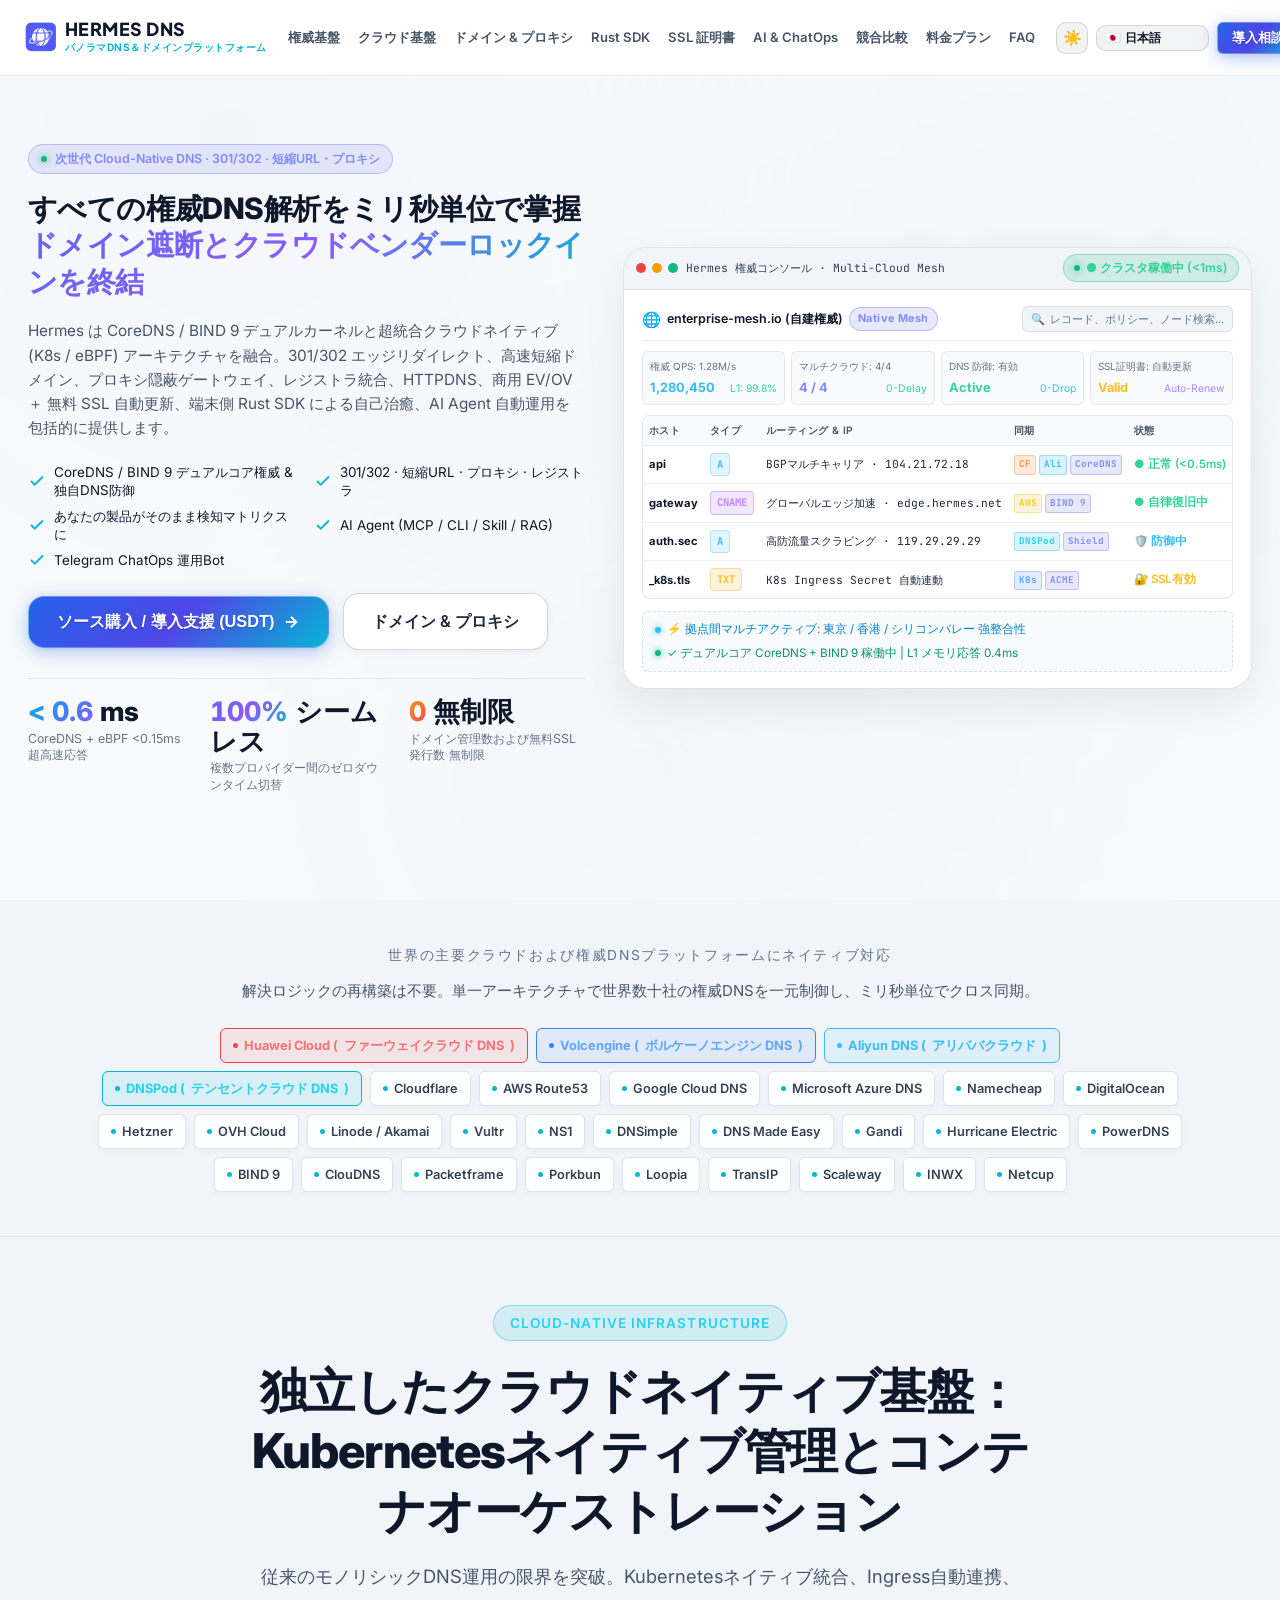
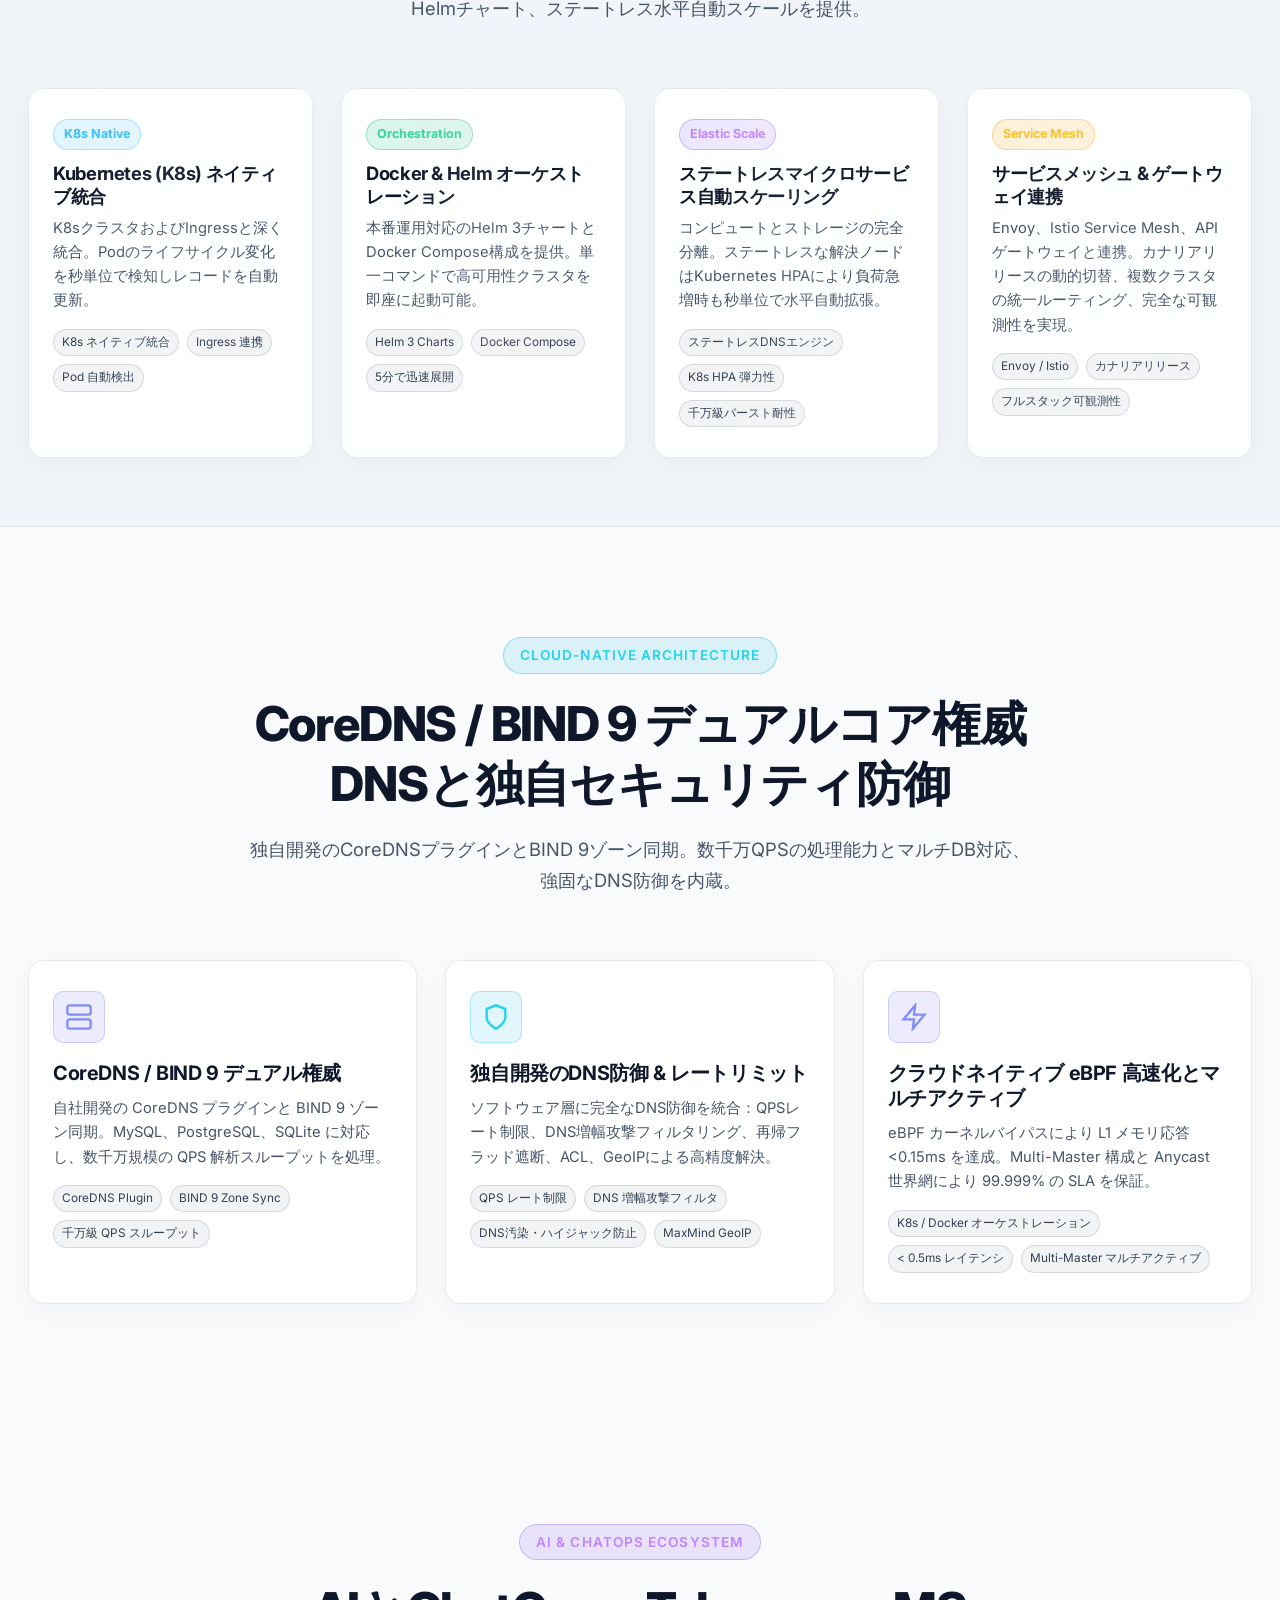
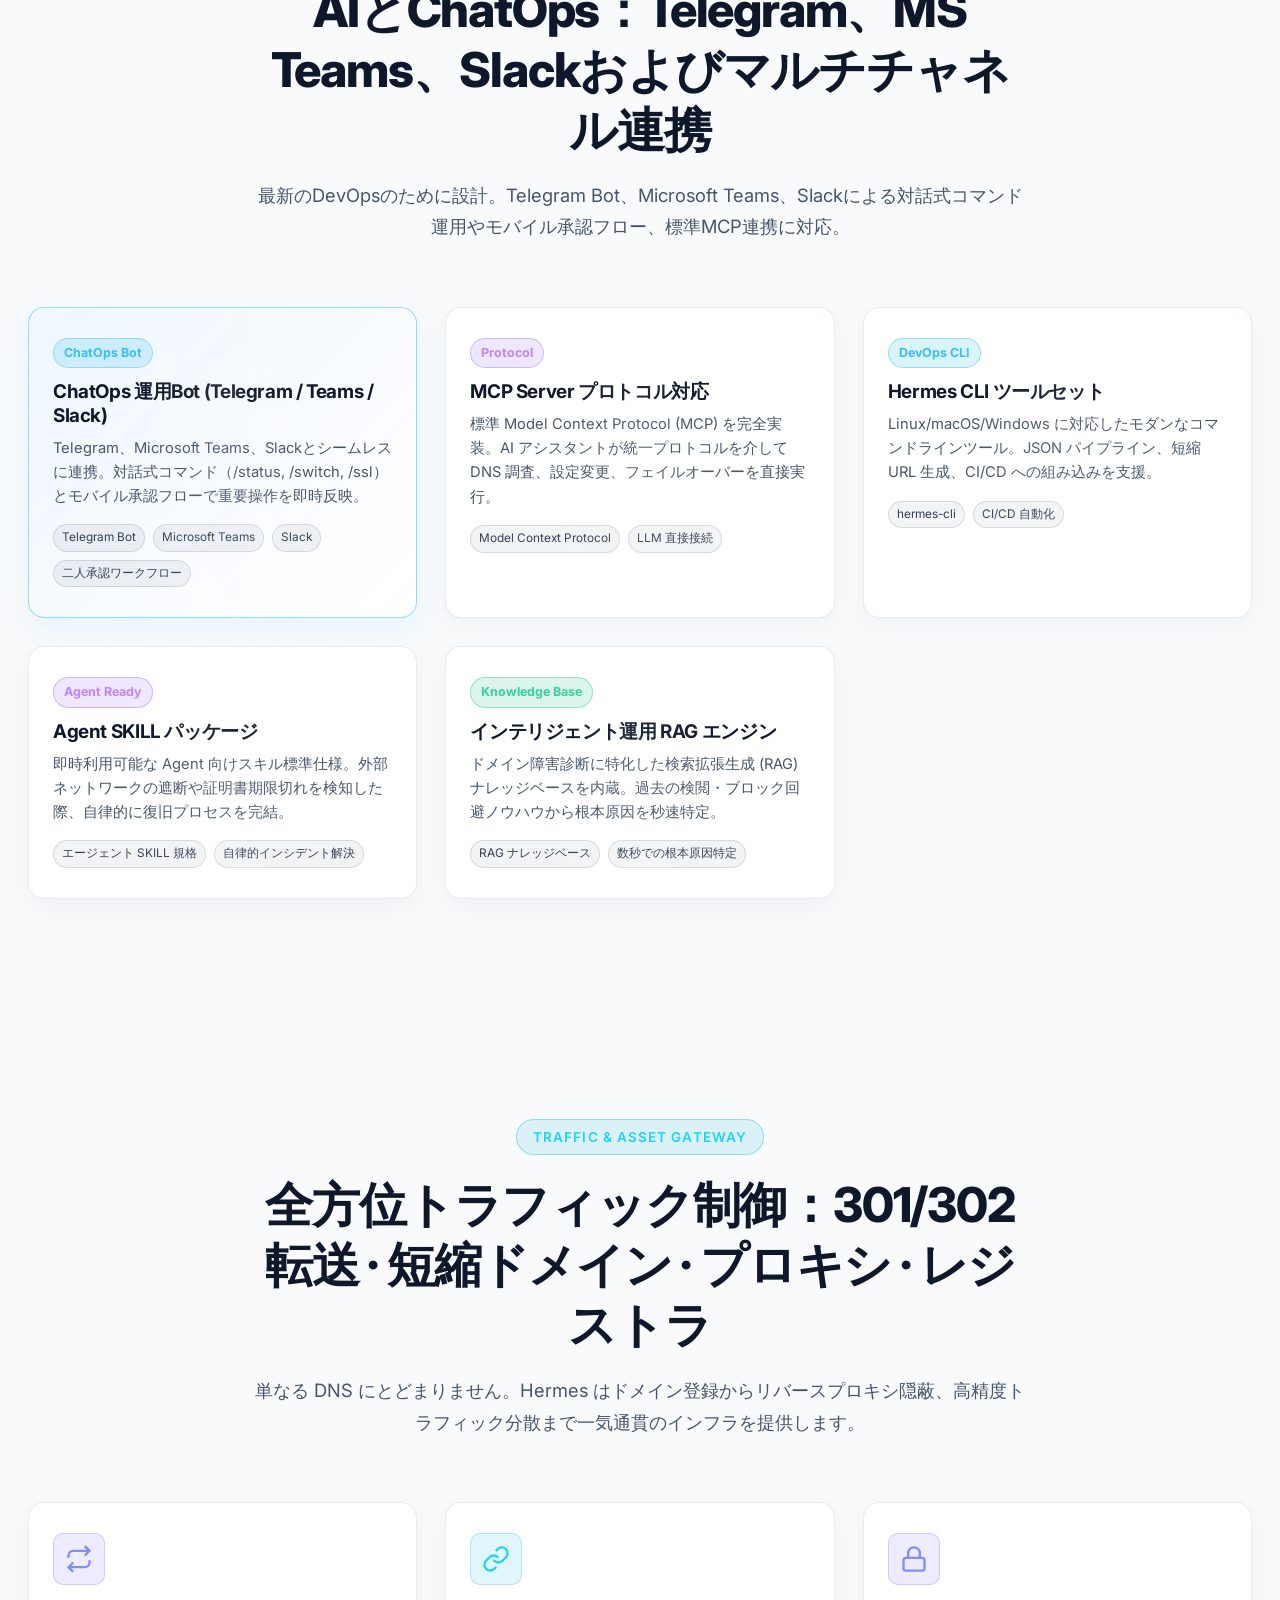
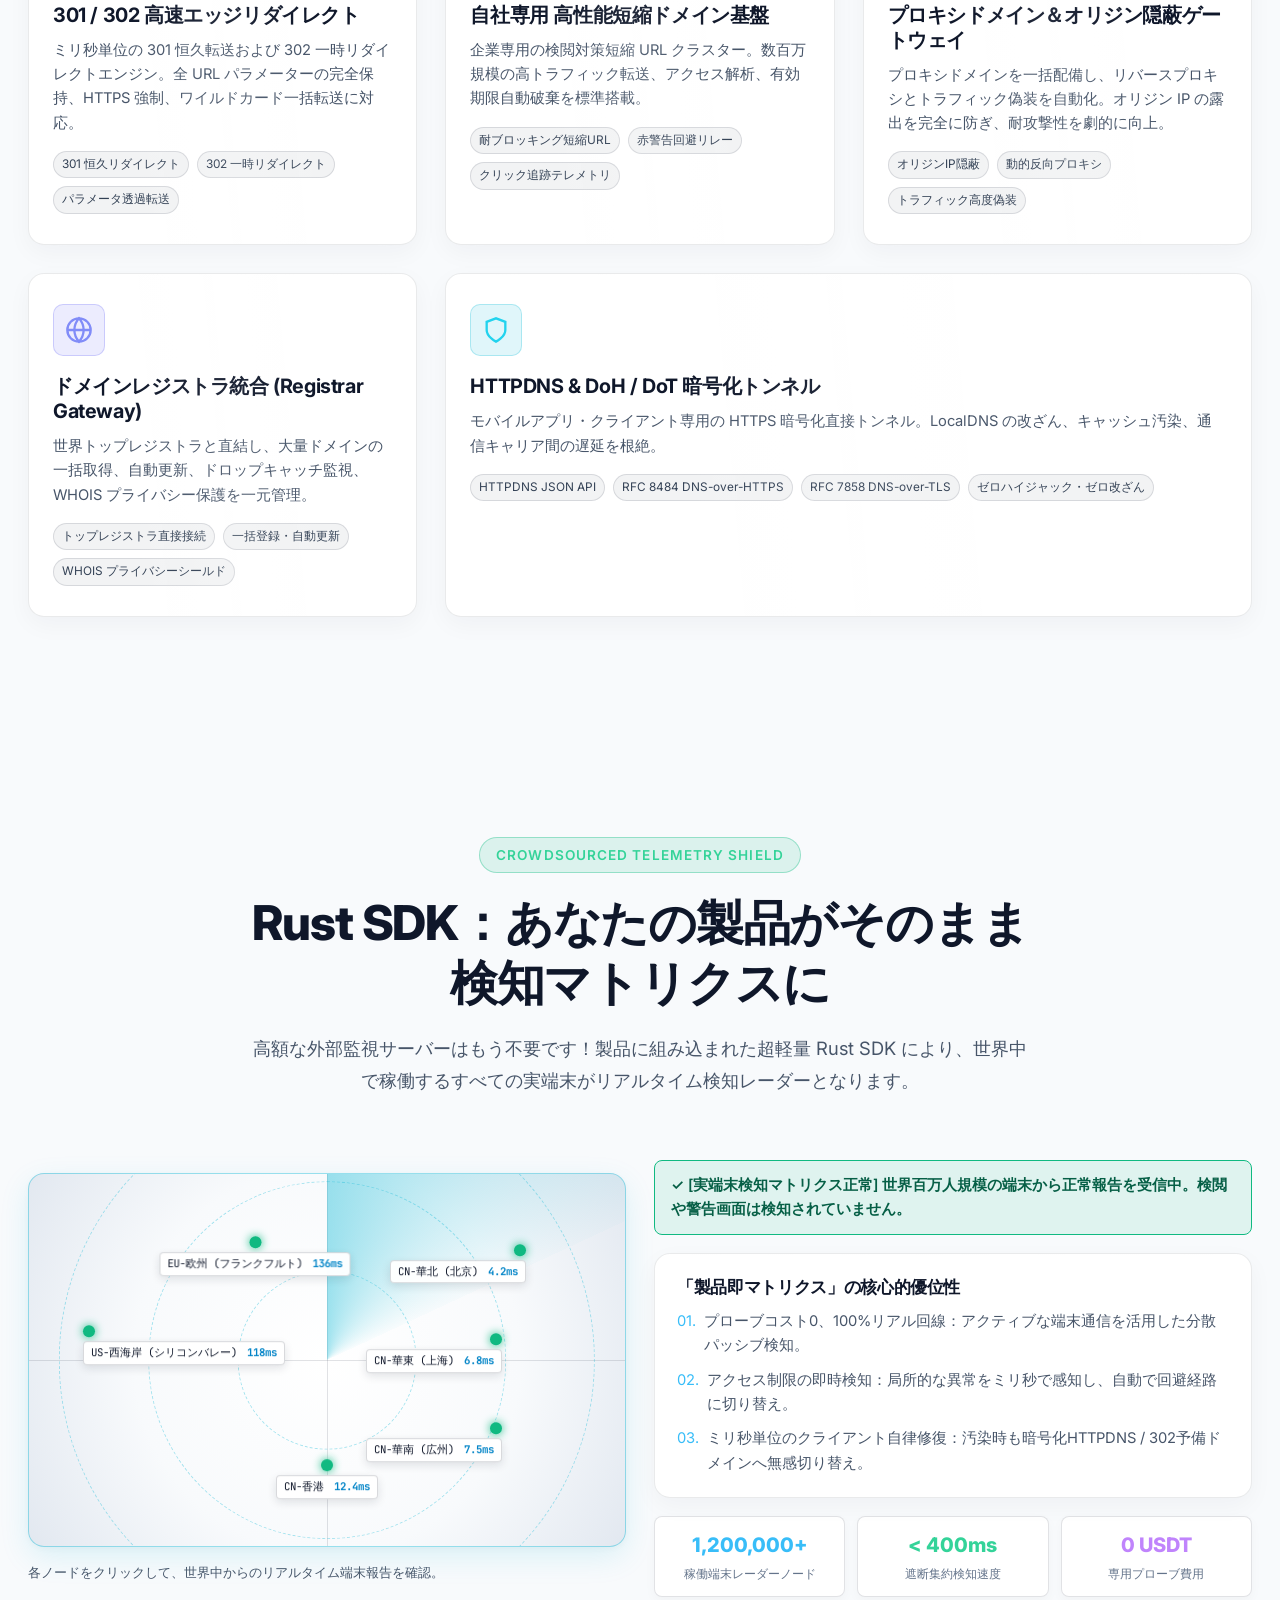
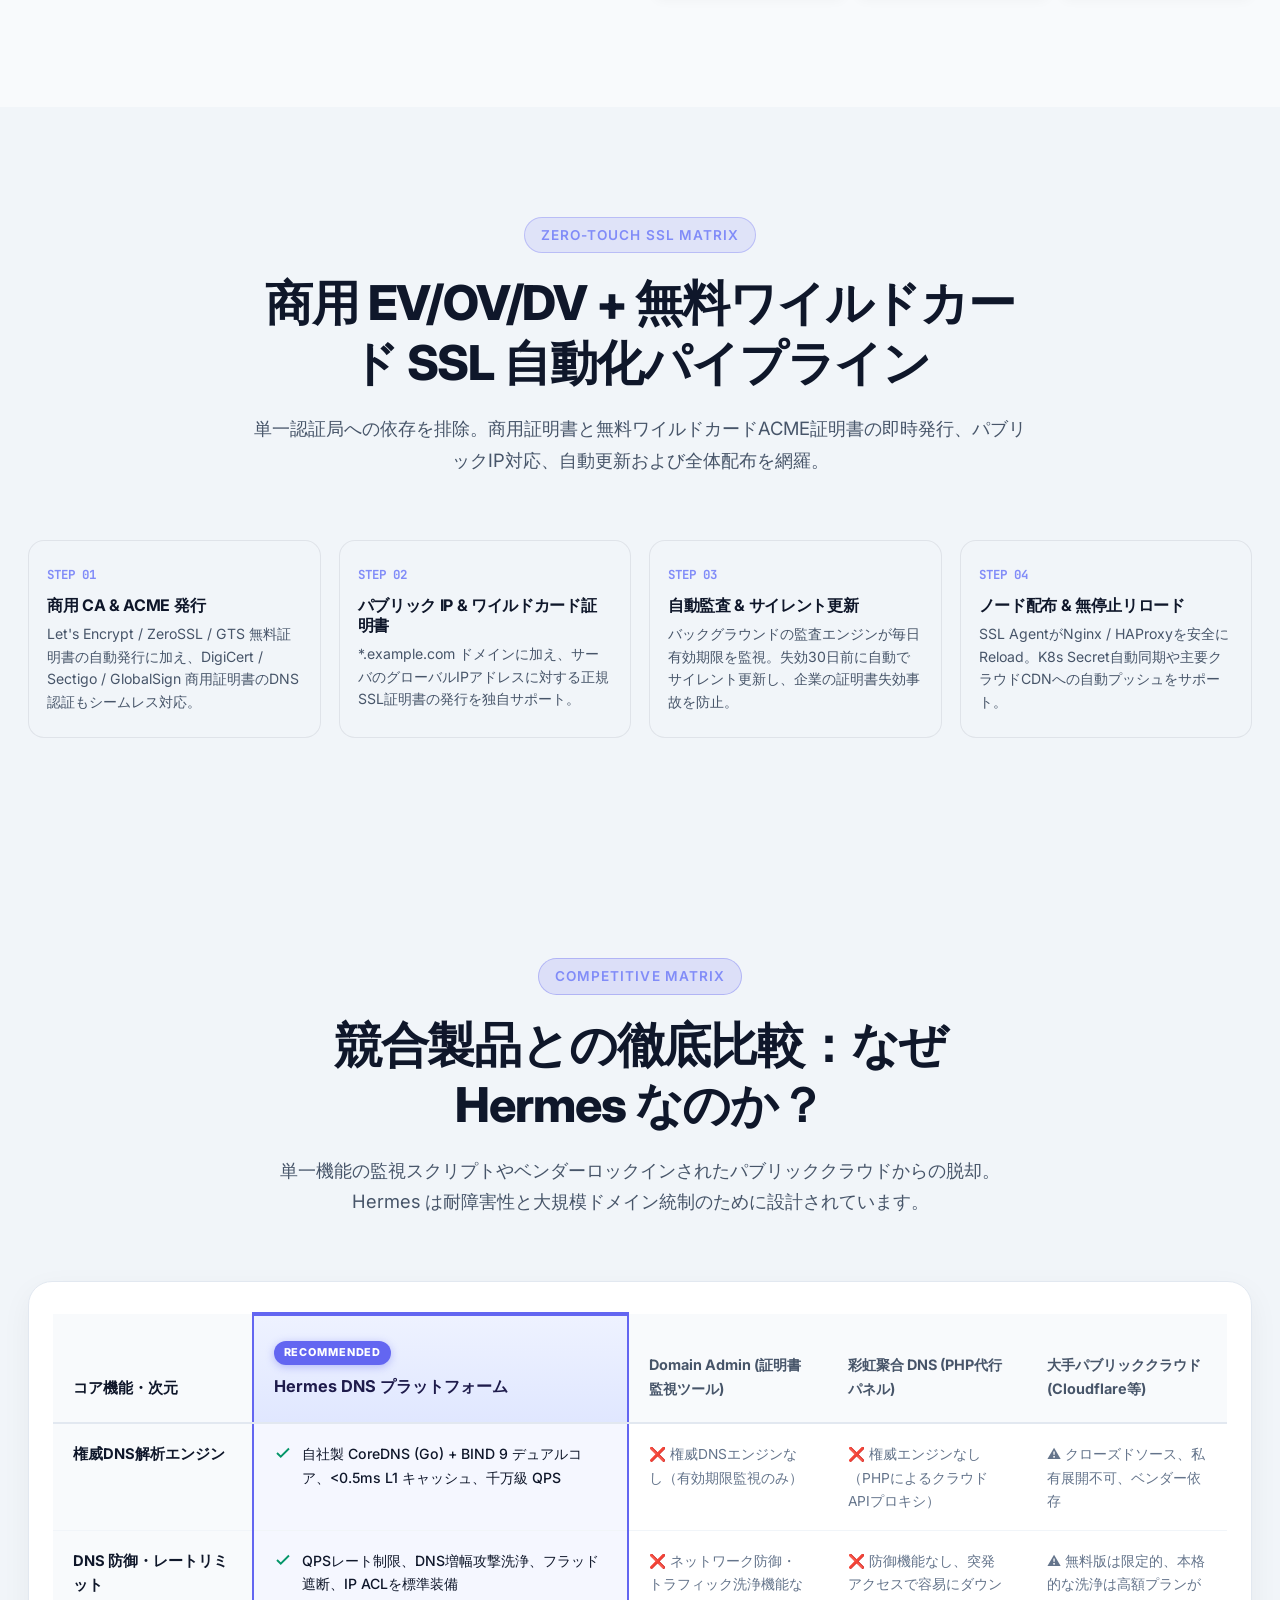
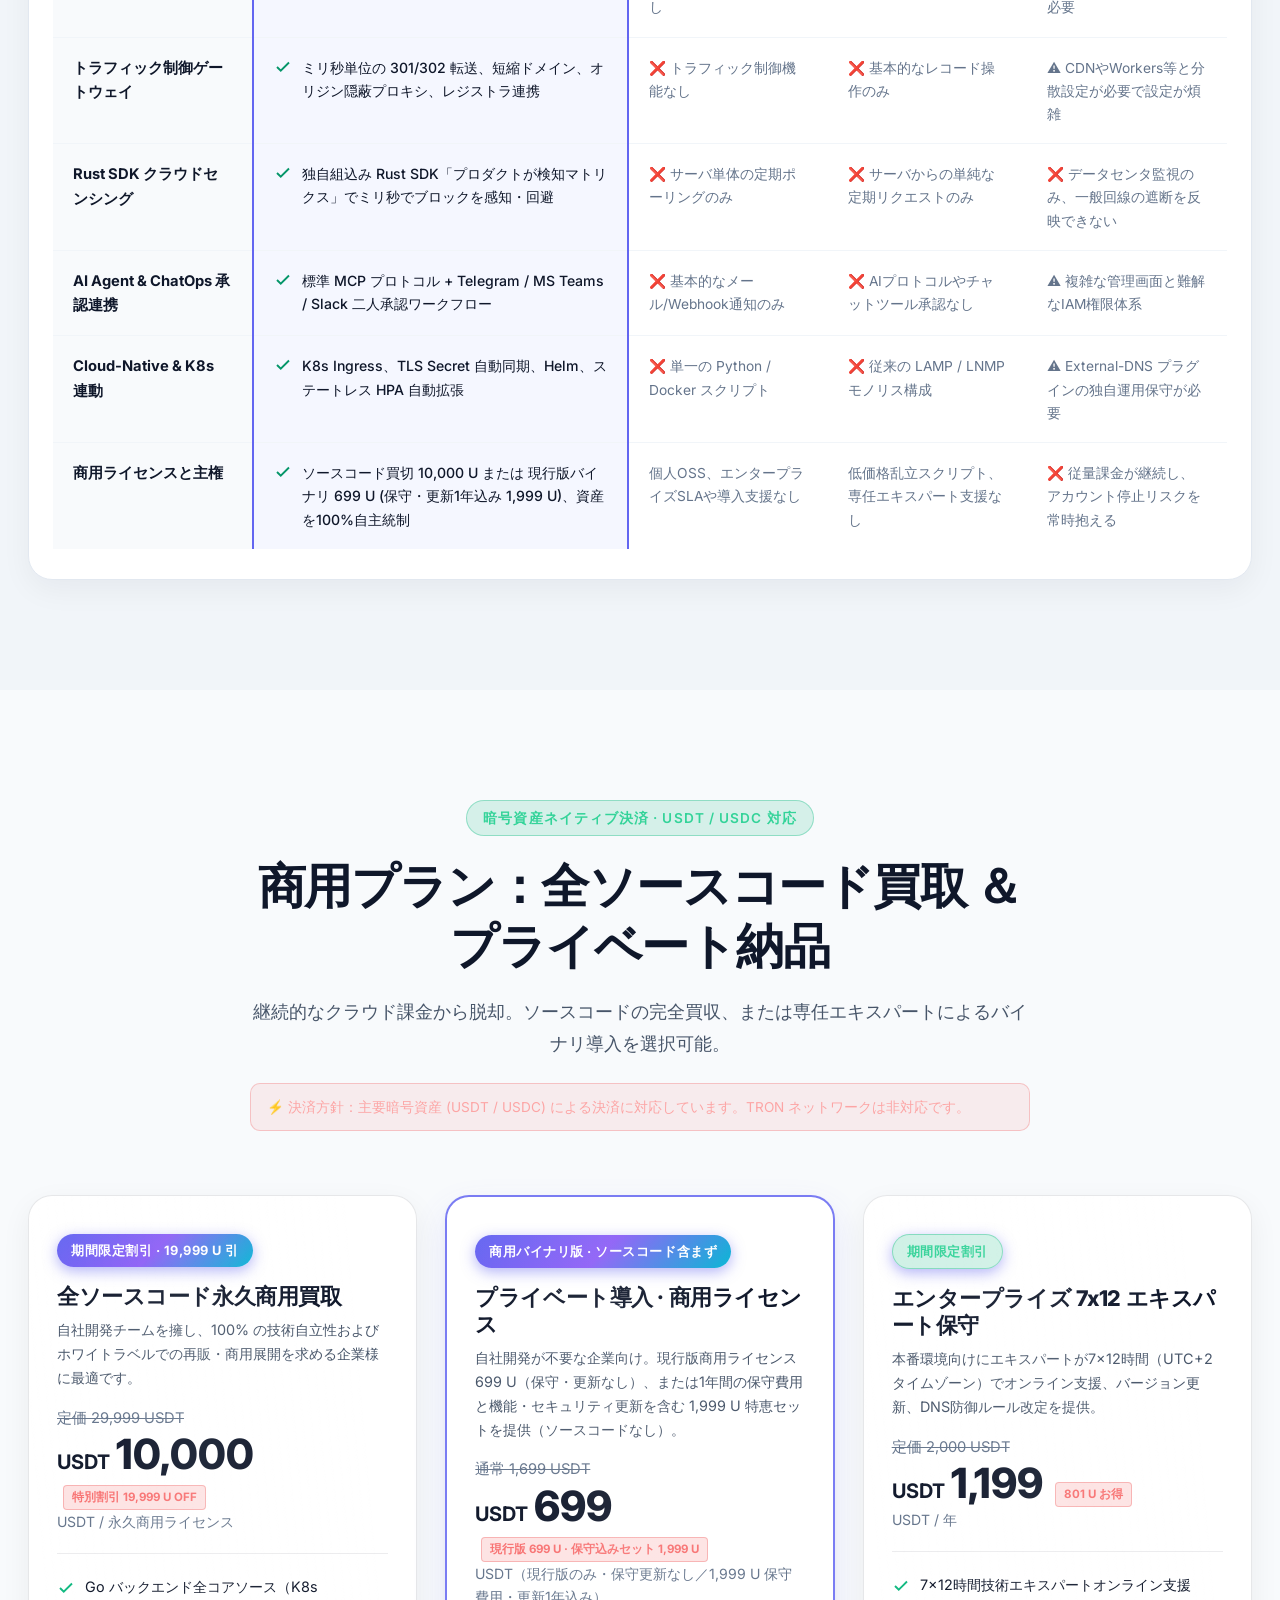
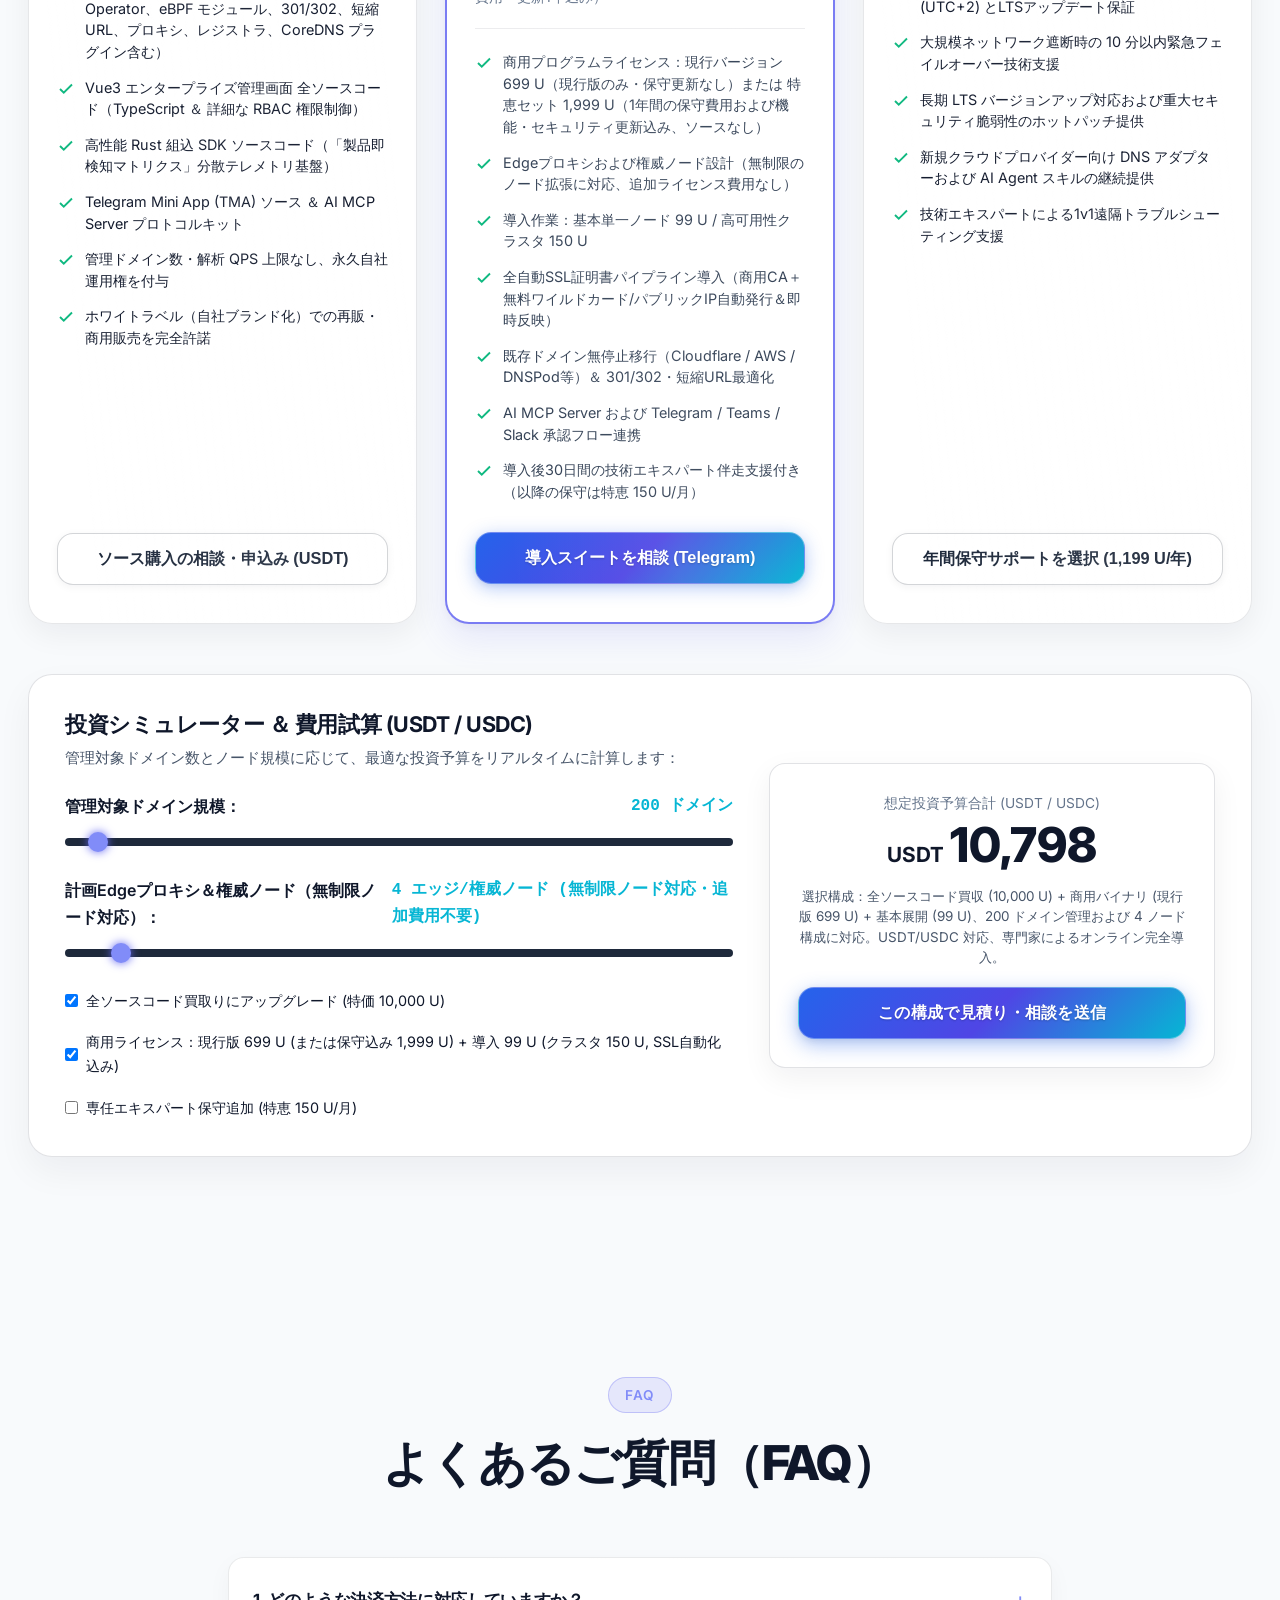
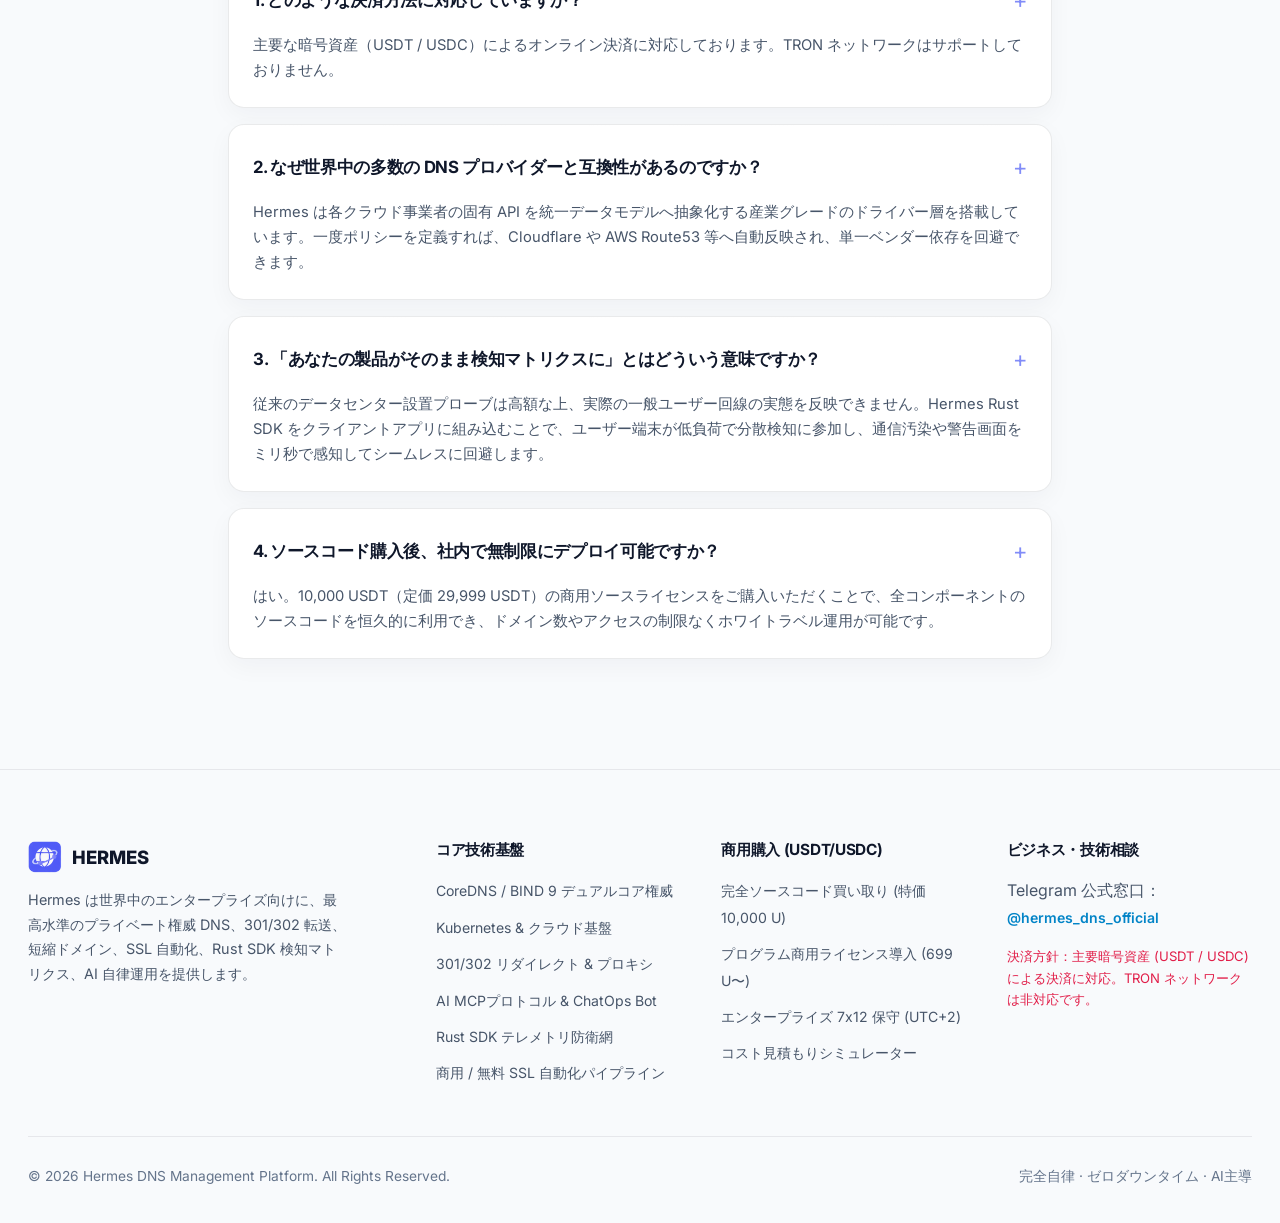
<file: ja/index.html>
<!DOCTYPE html>
<html lang="ja" data-lang="ja" class="lang-non-zh">
<head>
  <meta charset="UTF-8">
  <meta name="viewport" content="width=device-width, initial-scale=1.0">
  <!-- Early Client Adaptive System: Zero-Flicker Theme & Language Initialization -->
  <script>
    (function() {
      try {
        // 1. Theme adaptation
        var savedTheme = localStorage.getItem('hermes_theme');
        var theme = savedTheme;
        if (!theme) {
          theme = (window.matchMedia && window.matchMedia('(prefers-color-scheme: light)').matches) ? 'light' : 'dark';
        }
        document.documentElement.setAttribute('data-theme', theme);

        // 2. Language adaptation
        var currentDocLang = document.documentElement.getAttribute('data-lang');
        var path = (window.location && window.location.pathname) ? window.location.pathname.toLowerCase() : '';
        var pathLang = null;
        var supported = ['zh-tw', 'zh-hk', 'zh', 'en', 'ja', 'ko', 'vi', 'ru', 'es'];
        for (var i = 0; i < supported.length; i++) {
          var sl = supported[i];
          if (path.indexOf('/' + sl + '/') !== -1 || path.indexOf('/' + sl + '.') !== -1 || (path.length >= sl.length && path.slice(-sl.length) === sl)) {
            pathLang = sl;
            break;
          }
        }
        var lang = pathLang || currentDocLang || localStorage.getItem('hermes_lang');
        if (!lang) {
          var navLangs = (navigator.languages && navigator.languages.length) ? navigator.languages : [navigator.language || ''];
          for (var i = 0; i < navLangs.length; i++) {
            var raw = navLangs[i];
            if (!raw) continue;
            var l = raw.toLowerCase().trim();
            if (l === 'zh-tw' || l.indexOf('zh-hant-tw') === 0) { lang = 'zh-tw'; break; }
            if (l === 'zh-hk' || l === 'zh-mo' || l.indexOf('hant') !== -1) { lang = 'zh-hk'; break; }
            if (l === 'zh' || l === 'zh-cn' || l === 'zh-sg' || l.indexOf('zh-hans') === 0 || l.indexOf('zh') === 0) { lang = 'zh'; break; }
            if (l.indexOf('ja') === 0) { lang = 'ja'; break; }
            if (l.indexOf('ko') === 0) { lang = 'ko'; break; }
            if (l.indexOf('vi') === 0) { lang = 'vi'; break; }
            if (l.indexOf('ru') === 0 || l.indexOf('uk') === 0 || l.indexOf('be') === 0 || l.indexOf('kk') === 0) { lang = 'ru'; break; }
            if (l.indexOf('es') === 0) { lang = 'es'; break; }
            if (l.indexOf('en') === 0) { lang = 'en'; break; }
          }
          if (!lang) lang = 'zh';
        }
        document.documentElement.lang = lang;
        document.documentElement.setAttribute('data-lang', lang);
        if (lang.indexOf('zh') === 0) {
          document.documentElement.classList.add('lang-zh');
          document.documentElement.classList.remove('lang-non-zh');
        } else {
          document.documentElement.classList.remove('lang-zh');
          document.documentElement.classList.add('lang-non-zh');
        }
      } catch(e) {}
    })();
  </script>
  <title data-i18n="site_title">Hermes - エンタープライズ プライベート権威DNS＆マルチクラウド トラフィック基盤</title>
  
  <!-- SEO Comprehensive Meta Tags -->
  <meta name="description" content="Hermes はデュアル CoreDNS / BIND 9 権威DNSエンジン、マルチクラウド自動切替、商用・無料SSL自動化、Rust SDK防紅自律復旧、AI Agent連携を備えたエンタープライズDNS基盤です。">
  <meta name="keywords" content="权威DNS, 智能DNS, CoreDNS, BIND9, HTTPDNS, DoH, DoT, 多云DNS切换, 多供应商线路, 千线BGP, 域名托管, SSL自动续费, 商业证书签发, 免费泛域名SSL, Rust SDK, 浏览器红框检测, 防红检测, 被墙逃生, AI Agent, MCP, RAG, EVM USDT">
  <meta name="robots" content="index, follow, max-snippet:-1, max-image-preview:large, max-video-preview:-1">
  <link rel="canonical" href="https://hermes.161616.top/ja/">

  <!-- Alternate Language SEO Tags -->
  <link rel="alternate" hreflang="zh-CN" href="https://hermes.161616.top/zh/">
  <link rel="alternate" hreflang="zh-TW" href="https://hermes.161616.top/zh-tw/">
  <link rel="alternate" hreflang="zh-HK" href="https://hermes.161616.top/zh-hk/">
  <link rel="alternate" hreflang="en" href="https://hermes.161616.top/en/">
  <link rel="alternate" hreflang="ja" href="https://hermes.161616.top/ja/">
  <link rel="alternate" hreflang="ko" href="https://hermes.161616.top/ko/">
  <link rel="alternate" hreflang="vi" href="https://hermes.161616.top/vi/">
  <link rel="alternate" hreflang="ru" href="https://hermes.161616.top/ru/">
  <link rel="alternate" hreflang="es" href="https://hermes.161616.top/es/">
  <link rel="alternate" hreflang="x-default" href="https://hermes.161616.top/">

  <!-- Open Graph / Social SEO -->
  <meta property="og:locale" content="ja_JP">
  <meta property="og:type" content="software">
  <meta property="og:title" content="Hermes - エンタープライズ プライベート権威DNS＆マルチクラウド トラフィック基盤">
  <meta property="og:description" content="Hermes はデュアル CoreDNS / BIND 9 権威DNSエンジン、マルチクラウド自動切替、商用・無料SSL自動化、Rust SDK防紅自律復旧、AI Agent連携を備えたエンタープライズDNS基盤です。">
  <meta property="og:url" content="https://hermes.161616.top/ja/">
  <meta property="og:site_name" content="Hermes Platform">
  <meta property="og:image" content="https://hermes.161616.top/assets/images/logo.png">

  <!-- Twitter Card -->
  <meta name="twitter:card" content="summary_large_image">
  <meta name="twitter:title" content="Hermes - エンタープライズ プライベート権威DNS＆マルチクラウド トラフィック基盤">
  <meta name="twitter:description" content="Hermes はデュアル CoreDNS / BIND 9 権威DNSエンジン、マルチクラウド自動切替、商用・無料SSL自動化、Rust SDK防紅自律復旧、AI Agent連携を備えたエンタープライズDNS基盤です。">
  <meta name="twitter:image" content="https://hermes.161616.top/assets/images/logo.png">

  <!-- Structured Data JSON-LD (Schema.org) for SEO -->
  <script type="application/ld+json">
  {
    "@context": "https://schema.org",
    "@graph": [
      {
        "@type": "SoftwareApplication",
        "name": "Hermes DNS Platform",
        "applicationCategory": "DevOpsApplication",
        "operatingSystem": "Linux, Windows, macOS, Docker, Kubernetes",
        "offers": {
          "@type": "Offer",
          "price": "999",
          "priceCurrency": "USD"
        },
        "description": "Enterprise Private Authoritative DNS, Multi-Cloud Switcher, Commercial SSL Automation, Rust Anti-Red SDK and AI MCP Engine."
      },
      {
        "@type": "Organization",
        "name": "Hermes DNS Management Platform",
        "url": "https://hermes.161616.top",
        "logo": "https://hermes.161616.top/assets/images/logo.png",
        "sameAs": [
          "https://t.me/hermes_dns_official"
        ]
      }
    ]
  }
  </script>

  <!-- Stylesheets -->
  <link rel="stylesheet" href="../assets/css/style.css">
  <link rel="stylesheet" href="../assets/css/components.css">
  <link rel="stylesheet" href="../assets/css/animations.css">
  
  <link rel="icon" type="image/png" href="../assets/images/logo.png">
</head>
<body>

  <!-- ================= 1. HEADER / NAVBAR WITH I18N ================= -->
  <header class="navbar" id="navbar">
    <div class="container navbar-container">
      <a href="#hero" class="brand-logo">
        <img src="../assets/images/logo.png" alt="Hermes DNS Platform" class="brand-logo-img">
        <div class="brand-text-box">
          <span class="brand-name">HERMES DNS</span>
          <span class="brand-sub" data-i18n="brand_sub">パノラマDNS＆ドメインプラットフォーム</span>
        </div>
      </a>

      <!-- Streamlined Navigation to prevent overlap in any language -->
      <nav class="nav-links">
        <a href="#authoritative-core" class="nav-link" data-i18n="nav_arch">権威基盤</a>
        <a href="#cloud-native" class="nav-link" data-i18n="nav_cloud">クラウド基盤</a>
        <a href="#domain-matrix" class="nav-link" data-i18n="nav_domain_matrix">ドメイン & プロキシ</a>
        <a href="#rust-sdk" class="nav-link" data-i18n="nav_rust">Rust SDK</a>
        <a href="#ssl-pipeline" class="nav-link" data-i18n="nav_ssl">SSL 証明書</a>
        <a href="#ai-ecosystem" class="nav-link" data-i18n="nav_chatops">AI & ChatOps</a>
        <a href="#comparison" class="nav-link" data-i18n="nav_comparison">競合比較</a>
        <a href="#pricing" class="nav-link" data-i18n="nav_pricing">料金プラン</a>
        <a href="#faq" class="nav-link" data-i18n="nav_faq">FAQ</a>
      </nav>

      <div class="nav-actions">
        <!-- Light / Dark Theme Switcher Button -->
        <button class="theme-toggle-btn" id="theme-toggle-btn" aria-label="Toggle Theme" title="切换深色/浅色模式">🌙</button>

        <!-- Compact Language Switcher (9 Languages) -->
        <div class="lang-selector-box">
          <select class="lang-select" id="lang-select" aria-label="Language Selector">
            <option value="zh">🇨🇳 简体中文</option>
            <option value="zh-tw">🇹🇼 繁體中文</option>
            <option value="zh-hk">🇭🇰 粵語</option>
            <option value="en">🇺🇸 English</option>
            <option value="ja" selected>🇯🇵 日本語</option>
            <option value="ko">🇰🇷 한국어</option>
            <option value="vi">🇻🇳 Tiếng Việt</option>
            <option value="ru">🇷🇺 Русский</option>
            <option value="es">🇪🇸 Español</option>
          </select>
        </div>

        <button class="btn btn-primary btn-sm btn-trigger-inquiry" data-plan="官网导航咨询">
          <span data-i18n="nav_inquiry_btn">導入相談</span>
        </button>
      </div>

      <button class="mobile-toggle" aria-label="Toggle Menu">
        <svg width="24" height="24" viewBox="0 0 24 24" fill="none" stroke="currentColor" stroke-width="2">
          <line x1="3" y1="12" x2="21" y2="12"></line>
          <line x1="3" y1="6" x2="21" y2="6"></line>
          <line x1="3" y1="18" x2="21" y2="18"></line>
        </svg>
      </button>
    </div>
  </header>

  <!-- ================= 2. HERO SECTION ================= -->
  <section class="hero-section" id="hero">
    <div class="container hero-grid">
      
      <div class="hero-content">
        <div class="hero-tag">
          <span class="status-dot"></span>
          <span data-i18n="hero_tag">次世代 Cloud-Native DNS · 301/302 · 短縮URL・プロキシ</span>
        </div>

        <h1 class="hero-title">
          <span data-i18n="hero_title_1">すべての権威DNS解析をミリ秒単位で掌握</span><br class="hero-title-br">
          <span class="text-gradient" data-i18n="hero_title_2">ドメイン遮断とクラウドベンダーロックインを終結</span>
        </h1>

        <p class="hero-desc" data-i18n="hero_desc">Hermes は CoreDNS / BIND 9 デュアルカーネルと超統合クラウドネイティブ (K8s / eBPF) アーキテクチャを融合。301/302 エッジリダイレクト、高速短縮ドメイン、プロキシ隠蔽ゲートウェイ、レジストラ統合、HTTPDNS、商用 EV/OV ＋ 無料 SSL 自動更新、端末側 Rust SDK による自己治癒、AI Agent 自動運用を包括的に提供します。</p>

        <div class="hero-highlights">
          <div class="highlight-item">
            <svg width="18" height="18" viewBox="0 0 24 24" fill="none" stroke="currentColor" stroke-width="2.5"><polyline points="20 6 9 17 4 12"></polyline></svg>
            <span data-i18n="badge_coredns">CoreDNS / BIND 9 デュアルコア権威 & 独自DNS防御</span>
          </div>
          <div class="highlight-item">
            <svg width="18" height="18" viewBox="0 0 24 24" fill="none" stroke="currentColor" stroke-width="2.5"><polyline points="20 6 9 17 4 12"></polyline></svg>
            <span data-i18n="badge_matrix">301/302 · 短縮URL · プロキシ · レジストラ</span>
          </div>
          <div class="highlight-item">
            <svg width="18" height="18" viewBox="0 0 24 24" fill="none" stroke="currentColor" stroke-width="2.5"><polyline points="20 6 9 17 4 12"></polyline></svg>
            <span data-i18n="badge_rust">あなたの製品がそのまま検知マトリクスに</span>
          </div>
          <div class="highlight-item">
            <svg width="18" height="18" viewBox="0 0 24 24" fill="none" stroke="currentColor" stroke-width="2.5"><polyline points="20 6 9 17 4 12"></polyline></svg>
            <span data-i18n="badge_ai">AI Agent (MCP / CLI / Skill / RAG)</span>
          </div>
          <div class="highlight-item">
            <svg width="18" height="18" viewBox="0 0 24 24" fill="none" stroke="currentColor" stroke-width="2.5"><polyline points="20 6 9 17 4 12"></polyline></svg>
            <span data-i18n="badge_chatops">Telegram ChatOps 運用Bot</span>
          </div>
        </div>

        <div class="hero-actions">
          <button class="btn btn-primary btn-lg btn-trigger-inquiry" data-plan="首屏商业购买意向">
            <span data-i18n="hero_btn_buy">ソース購入 / 導入支援 (USDT)</span>
            <svg width="18" height="18" viewBox="0 0 24 24" fill="none" stroke="currentColor" stroke-width="2.5"><line x1="5" y1="12" x2="19" y2="12"></line><polyline points="12 5 19 12 12 19"></polyline></svg>
          </button>
          <a href="#domain-matrix" class="btn btn-secondary btn-lg">
            <span data-i18n="nav_domain_matrix">ドメイン & プロキシ</span>
          </a>
        </div>

        <div class="hero-metrics">
          <div class="metric-item">
            <div class="metric-num"><span class="text-gradient-cyan">&lt; 0.6</span> ms</div>
            <div class="metric-label" data-i18n="metric_latency">CoreDNS + eBPF <0.15ms 超高速応答</div>
          </div>
          <div class="metric-item">
            <div class="metric-num"><span class="text-gradient">100%</span> <span data-i18n="metric_seamless">シームレス</span></div>
            <div class="metric-label" data-i18n="metric_switch">複数プロバイダー間のゼロダウンタイム切替</div>
          </div>
          <div class="metric-item">
            <div class="metric-num"><span class="text-gradient-gold">0</span> <span data-i18n="metric_limits">無制限</span></div>
            <div class="metric-label" data-i18n="metric_zero">ドメイン管理数および無料SSL発行数 無制限</div>
          </div>
        </div>
      </div>

      <!-- Hero Right Dashboard (Header Overlap & i18n fixed) -->
      <div class="hero-visual">
        <div class="dashboard-mock float-anim">
          <div class="window-header">
            <div class="window-dots">
              <span></span><span></span><span></span>
            </div>
            <div class="window-title" data-i18n="console_win_title">Hermes 権威コンソール · Multi-Cloud Mesh</div>
            <span class="status-pill"><span class="status-dot"></span> <span data-i18n="console_win_status">● クラスタ稼働中 (<1ms)</span></span>
          </div>

          <div class="window-body">
            <!-- Console Topbar with Zone breadcrumb and filter -->
            <div class="console-topbar">
              <div class="console-breadcrumb">
                <span style="font-size: 0.95rem;">🌐</span>
                <span data-i18n="console_zone_name">enterprise-mesh.io (自建権威)</span>
                <span class="zone-badge">Native Mesh</span>
              </div>
              <div class="console-search-box">
                <span>🔍</span>
                <span data-i18n="console_search_hint">レコード、ポリシー、ノード検索...</span>
              </div>
            </div>

            <!-- Console Metrics Cards (4 compact cards) -->
            <div class="console-metrics-row">
              <div class="console-metric-item">
                <div class="metric-lbl" data-i18n="console_stat_qps">権威 QPS: 1.28M/s</div>
                <div class="metric-val" style="color: #38bdf8;">1,280,450 <span style="font-size: 0.65rem; color: #34d399; font-weight: normal;">L1: 99.8%</span></div>
              </div>
              <div class="console-metric-item">
                <div class="metric-lbl" data-i18n="console_stat_sync">マルチクラウド: 4/4</div>
                <div class="metric-val" style="color: #818cf8;">4 / 4 <span style="font-size: 0.65rem; color: #34d399; font-weight: normal;">0-Delay</span></div>
              </div>
              <div class="console-metric-item">
                <div class="metric-lbl" data-i18n="console_stat_defense">DNS 防御: 有効</div>
                <div class="metric-val" style="color: #34d399;">Active <span style="font-size: 0.65rem; color: #38bdf8; font-weight: normal;">0-Drop</span></div>
              </div>
              <div class="console-metric-item">
                <div class="metric-lbl" data-i18n="console_stat_ssl">SSL証明書: 自動更新</div>
                <div class="metric-val" style="color: #fbbf24;">Valid <span style="font-size: 0.65rem; color: #a78bfa; font-weight: normal;">Auto-Renew</span></div>
              </div>
            </div>

            <!-- Authentic Live DNS Records Data Table (真实的 DNS 生产级解析记录管理表) -->
            <div class="console-records-table-wrapper">
              <table class="console-records-table">
                <thead>
                  <tr>
                    <th style="width: 16%;" data-i18n="console_th_host">ホスト</th>
                    <th style="width: 12%;" data-i18n="console_th_type">タイプ</th>
                    <th style="width: 34%;" data-i18n="console_th_line">ルーティング & IP</th>
                    <th style="width: 20%;" data-i18n="console_th_sync">同期</th>
                    <th style="width: 18%;" data-i18n="console_th_status">状態</th>
                  </tr>
                </thead>
                <tbody>
                  <tr>
                    <td><strong style="color: #ffffff;">api</strong></td>
                    <td><span class="rec-type-badge rec-a">A</span></td>
                    <td><span style="font-family: 'JetBrains Mono', monospace; color: #e2e8f0;" data-i18n="console_r1_line">BGPマルチキャリア · 104.21.72.18</span></td>
                    <td>
                      <span class="sync-tag sync-cf">CF</span>
                      <span class="sync-tag sync-ali">Ali</span>
                      <span class="sync-tag sync-mesh">CoreDNS</span>
                    </td>
                    <td><span class="rec-status-ok" data-i18n="console_r1_status">● 正常 (<0.5ms)</span></td>
                  </tr>

                  <tr>
                    <td><strong style="color: #ffffff;">gateway</strong></td>
                    <td><span class="rec-type-badge rec-cname">CNAME</span></td>
                    <td><span style="font-family: 'JetBrains Mono', monospace; color: #e2e8f0;" data-i18n="console_r2_line">グローバルエッジ加速 · edge.hermes.net</span></td>
                    <td>
                      <span class="sync-tag sync-aws">AWS</span>
                      <span class="sync-tag sync-mesh">BIND 9</span>
                    </td>
                    <td><span class="rec-status-ok" data-i18n="console_r2_status">● 自律復旧中</span></td>
                  </tr>

                  <tr>
                    <td><strong style="color: #ffffff;">auth.sec</strong></td>
                    <td><span class="rec-type-badge rec-a">A</span></td>
                    <td><span style="font-family: 'JetBrains Mono', monospace; color: #e2e8f0;" data-i18n="console_r3_line">高防流量スクラビング · 119.29.29.29</span></td>
                    <td>
                      <span class="sync-tag sync-pod">DNSPod</span>
                      <span class="sync-tag sync-mesh">Shield</span>
                    </td>
                    <td><span class="rec-status-shield" data-i18n="console_r3_status">🛡️ 防御中</span></td>
                  </tr>

                  <tr>
                    <td><strong style="color: #ffffff;">_k8s.tls</strong></td>
                    <td><span class="rec-type-badge rec-txt">TXT</span></td>
                    <td><span style="font-family: 'JetBrains Mono', monospace; color: #e2e8f0;" data-i18n="console_r4_line">K8s Ingress Secret 自動連動</span></td>
                    <td>
                      <span class="sync-tag sync-k8s">K8s</span>
                      <span class="sync-tag sync-mesh">ACME</span>
                    </td>
                    <td><span class="rec-status-ssl" data-i18n="console_r4_status">🔐 SSL有効</span></td>
                  </tr>
                </tbody>
              </table>
            </div>

            <!-- Real-time Cluster Telemetry Status Bar -->
            <div class="console-footer-bar">
              <div class="console-footer-line1">
                <span class="status-dot-sm" style="background:#38bdf8; box-shadow:0 0 6px #38bdf8;"></span>
                <span data-i18n="console_footer_sync">⚡ 拠点間マルチアクティブ: 東京 / 香港 / シリコンバレー 強整合性</span>
              </div>
              <div class="console-footer-line2">
                <span class="status-dot-sm" style="background:#10b981; box-shadow:0 0 6px #10b981;"></span>
                <span data-i18n="console_footer_engine">✓ デュアルコア CoreDNS + BIND 9 稼働中 | L1 メモリ応答 0.4ms</span>
              </div>
            </div>

          </div>
        </div>
      </div>

    </div>
  </section>

  <!-- ================= 3. GLOBAL PROVIDER SHOWCASE ================= -->
  <section class="section-alt" style="padding: 44px 0; border-bottom: 1px solid var(--border-subtle);">
    <div class="container" style="text-align: center;">
      <div style="font-size: 0.86rem; color: var(--text-muted); text-transform: uppercase; letter-spacing: 0.12em; margin-bottom: 12px;" data-i18n="provider_title">世界の主要クラウドおよび権威DNSプラットフォームにネイティブ対応</div>
      <p style="font-size: 0.94rem; color: var(--text-secondary); max-width: 820px; margin: 0 auto 24px auto;" data-i18n="provider_desc">解決ロジックの再構築は不要。単一アーキテクチャで世界数十社の権威DNSを一元制御し、ミリ秒単位でクロス同期。</p>

      <div class="provider-wall">
        <span class="provider-chip" style="border-color: #ef4444; background: rgba(239, 68, 68, 0.1); color: #f87171; font-weight: 700;"><span class="chip-dot" style="background:#ef4444;"></span>Huawei Cloud (<span data-i18n="prov_huawei">ファーウェイクラウド DNS</span>)</span>
        <span class="provider-chip" style="border-color: #3b82f6; background: rgba(59, 130, 246, 0.1); color: #60a5fa; font-weight: 700;"><span class="chip-dot" style="background:#3b82f6;"></span>Volcengine (<span data-i18n="prov_volc">ボルケーノエンジン DNS</span>)</span>
        <span class="provider-chip" style="border-color: #38bdf8; background: rgba(56, 189, 248, 0.1); color: #38bdf8; font-weight: 700;"><span class="chip-dot" style="background:#38bdf8;"></span>Aliyun DNS (<span data-i18n="prov_aliyun">アリババクラウド</span>)</span>
        <span class="provider-chip" style="border-color: #06b6d4; background: rgba(6, 182, 212, 0.1); color: #22d3ee; font-weight: 700;"><span class="chip-dot" style="background:#06b6d4;"></span>DNSPod (<span data-i18n="prov_tencent">テンセントクラウド DNS</span>)</span>
        <span class="provider-chip"><span class="chip-dot"></span>Cloudflare</span>
        <span class="provider-chip"><span class="chip-dot"></span>AWS Route53</span>
        <span class="provider-chip"><span class="chip-dot"></span>Google Cloud DNS</span>
        <span class="provider-chip"><span class="chip-dot"></span>Microsoft Azure DNS</span>
        <span class="provider-chip"><span class="chip-dot"></span>Namecheap</span>
        <span class="provider-chip"><span class="chip-dot"></span>DigitalOcean</span>
        <span class="provider-chip"><span class="chip-dot"></span>Hetzner</span>
        <span class="provider-chip"><span class="chip-dot"></span>OVH Cloud</span>
        <span class="provider-chip"><span class="chip-dot"></span>Linode / Akamai</span>
        <span class="provider-chip"><span class="chip-dot"></span>Vultr</span>
        <span class="provider-chip"><span class="chip-dot"></span>NS1</span>
        <span class="provider-chip"><span class="chip-dot"></span>DNSimple</span>
        <span class="provider-chip"><span class="chip-dot"></span>DNS Made Easy</span>
        <span class="provider-chip"><span class="chip-dot"></span>Gandi</span>
        <span class="provider-chip"><span class="chip-dot"></span>Hurricane Electric</span>
        <span class="provider-chip"><span class="chip-dot"></span>PowerDNS</span>
        <span class="provider-chip"><span class="chip-dot"></span>BIND 9</span>
        <span class="provider-chip"><span class="chip-dot"></span>ClouDNS</span>
        <span class="provider-chip"><span class="chip-dot"></span>Packetframe</span>
        <span class="provider-chip"><span class="chip-dot"></span>Porkbun</span>
        <span class="provider-chip"><span class="chip-dot"></span>Loopia</span>
        <span class="provider-chip"><span class="chip-dot"></span>TransIP</span>
        <span class="provider-chip"><span class="chip-dot"></span>Scaleway</span>
        <span class="provider-chip"><span class="chip-dot"></span>INWX</span>
        <span class="provider-chip"><span class="chip-dot"></span>Netcup</span>
      </div>
    </div>
  </section>

    <!-- ================= 3.5 CLOUD-NATIVE INFRASTRUCTURE (独立云原生架构模块) ================= -->
  <section class="section section-alt" id="cloud-native" style="padding: 68px 0; border-bottom: 1px solid var(--border-subtle);">
    <div class="container">
      <div class="section-header">
        <div class="section-tag cyan" data-i18n="cloud_tag">Cloud-Native Infrastructure</div>
        <h2 class="section-title" data-i18n="cloud_title">独立したクラウドネイティブ基盤：Kubernetesネイティブ管理とコンテナオーケストレーション</h2>
        <p class="section-desc" data-i18n="cloud_desc">従来のモノリシックDNS運用の限界を突破。Kubernetesネイティブ統合、Ingress自動連携、Helmチャート、ステートレス水平自動スケールを提供。</p>
      </div>

      <div class="grid grid-4">
        <div class="glass-card shine-effect">
          <div class="ai-badge" style="background: rgba(56, 189, 248, 0.15); border-color: rgba(56, 189, 248, 0.35); color: #38bdf8;">K8s Native</div>
          <h3 style="font-size: 1.15rem; margin-bottom: 8px;" data-i18n="cloud_c1_t">Kubernetes (K8s) ネイティブ統合</h3>
          <p class="card-desc" data-i18n="cloud_c1_d">K8sクラスタおよびIngressと深く統合。Podのライフサイクル変化を秒単位で検知しレコードを自動更新。</p>
          <div class="card-tags">
            <span class="tag-pill" data-i18n="tag_k8s_native">K8s ネイティブ統合</span>
            <span class="tag-pill" data-i18n="tag_ingress_link">Ingress 連携</span>
            <span class="tag-pill" data-i18n="tag_pod_aware">Pod 自動検出</span>
          </div>
        </div>

        <div class="glass-card shine-effect">
          <div class="ai-badge" style="background: rgba(16, 185, 129, 0.15); border-color: rgba(16, 185, 129, 0.35); color: #34d399;">Orchestration</div>
          <h3 style="font-size: 1.15rem; margin-bottom: 8px;" data-i18n="cloud_c2_t">Docker & Helm オーケストレーション</h3>
          <p class="card-desc" data-i18n="cloud_c2_d">本番運用対応のHelm 3チャートとDocker Compose構成を提供。単一コマンドで高可用性クラスタを即座に起動可能。</p>
          <div class="card-tags">
            <span class="tag-pill">Helm 3 Charts</span>
            <span class="tag-pill">Docker Compose</span>
            <span class="tag-pill" data-i18n="tag_5m_launch">5分で迅速展開</span>
          </div>
        </div>

        <div class="glass-card shine-effect">
          <div class="ai-badge" style="background: rgba(139, 92, 246, 0.15); border-color: rgba(139, 92, 246, 0.35); color: #c084fc;">Elastic Scale</div>
          <h3 style="font-size: 1.15rem; margin-bottom: 8px;" data-i18n="cloud_c3_t">ステートレスマイクロサービス自動スケーリング</h3>
          <p class="card-desc" data-i18n="cloud_c3_d">コンピュートとストレージの完全分離。ステートレスな解決ノードはKubernetes HPAにより負荷急増時も秒単位で水平自動拡張。</p>
          <div class="card-tags">
            <span class="tag-pill" data-i18n="tag_stateless_engine">ステートレスDNSエンジン</span>
            <span class="tag-pill" data-i18n="tag_k8s_hpa">K8s HPA 弾力性</span>
            <span class="tag-pill" data-i18n="tag_million_burst">千万級バースト耐性</span>
          </div>
        </div>

        <div class="glass-card cyan shine-effect">
          <div class="ai-badge" style="background: rgba(245, 158, 11, 0.15); border-color: rgba(245, 158, 11, 0.35); color: #fbbf24;">Service Mesh</div>
          <h3 style="font-size: 1.15rem; margin-bottom: 8px;" data-i18n="cloud_c4_t">サービスメッシュ & ゲートウェイ連携</h3>
          <p class="card-desc" data-i18n="cloud_c4_d">Envoy、Istio Service Mesh、APIゲートウェイと連携。カナリアリリースの動的切替、複数クラスタの統一ルーティング、完全な可観測性を実現。</p>
          <div class="card-tags">
            <span class="tag-pill">Envoy / Istio</span>
            <span class="tag-pill" data-i18n="tag_canary_rollout">カナリアリリース</span>
            <span class="tag-pill" data-i18n="tag_full_observable">フルスタック可観測性</span>
          </div>
        </div>
      </div>
    </div>
  </section>

  <!-- ================= 4. AUTHORITATIVE CORE ARCHITECTURE ================= -->
  <section class="section" id="authoritative-core">
    <div class="container">
      <div class="section-header">
        <div class="section-tag cyan">Cloud-Native Architecture</div>
        <h2 class="section-title" data-i18n="auth_title">CoreDNS / BIND 9 デュアルコア権威DNSと独自セキュリティ防御</h2>
        <p class="section-desc" data-i18n="auth_desc">独自開発のCoreDNSプラグインとBIND 9ゾーン同期。数千万QPSの処理能力とマルチDB対応、強固なDNS防御を内蔵。</p>
      </div>

      <div class="grid grid-3">
        <div class="glass-card">
          <div class="card-icon-wrapper">
            <svg width="28" height="28" viewBox="0 0 24 24" fill="none" stroke="currentColor" stroke-width="2"><rect x="2" y="2" width="20" height="8" rx="2" ry="2"></rect><rect x="2" y="14" width="20" height="8" rx="2" ry="2"></rect><line x1="6" y1="6" x2="6.01" y2="6"></line><line x1="6" y1="18" x2="6.01" y2="18"></line></svg>
          </div>
          <h3 class="card-title" data-i18n="auth_c1_t">CoreDNS / BIND 9 デュアル権威</h3>
          <p class="card-desc" data-i18n="auth_c1_d">自社開発の CoreDNS プラグインと BIND 9 ゾーン同期。MySQL、PostgreSQL、SQLite に対応し、数千万規模の QPS 解析スループットを処理。</p>
          <div class="card-tags">
            <span class="tag-pill">CoreDNS Plugin</span>
            <span class="tag-pill">BIND 9 Zone Sync</span>
            <span class="tag-pill" data-i18n="tag_million_qps">千万級 QPS スループット</span>
          </div>
        </div>

        <div class="glass-card cyan">
          <div class="card-icon-wrapper">
            <svg width="28" height="28" viewBox="0 0 24 24" fill="none" stroke="currentColor" stroke-width="2"><path d="M12 22s8-4 8-10V5l-8-3-8 3v7c0 6 8 10 8 10z"></path></svg>
          </div>
          <h3 class="card-title" data-i18n="auth_c2_t">独自開発のDNS防御 & レートリミット</h3>
          <p class="card-desc" data-i18n="auth_c2_d">ソフトウェア層に完全なDNS防御を統合：QPSレート制限、DNS増幅攻撃フィルタリング、再帰フラッド遮断、ACL、GeoIPによる高精度解決。</p>
          <div class="card-tags">
            <span class="tag-pill" data-i18n="tag_qps_rate_limit">QPS レート制限</span>
            <span class="tag-pill" data-i18n="tag_dns_amplification">DNS 増幅攻撃フィルタ</span>
            <span class="tag-pill" data-i18n="tag_anti_poisoning">DNS汚染・ハイジャック防止</span>
            <span class="tag-pill">MaxMind GeoIP</span>
          </div>
        </div>

        <div class="glass-card">
          <div class="card-icon-wrapper">
            <svg width="28" height="28" viewBox="0 0 24 24" fill="none" stroke="currentColor" stroke-width="2"><polygon points="13 2 3 14 12 14 11 22 21 10 12 10 13 2"></polygon></svg>
          </div>
          <h3 class="card-title" data-i18n="auth_c3_t">クラウドネイティブ eBPF 高速化とマルチアクティブ</h3>
          <p class="card-desc" data-i18n="auth_c3_d">eBPF カーネルバイパスにより L1 メモリ応答 <0.15ms を達成。Multi-Master 構成と Anycast 世界網により 99.999% の SLA を保証。</p>
          <div class="card-tags">
            <span class="tag-pill" data-i18n="tag_k8s_docker">K8s / Docker オーケストレーション</span>
            <span class="tag-pill" data-i18n="tag_sub_half_ms">< 0.5ms レイテンシ</span>
            <span class="tag-pill" data-i18n="tag_multi_master">Multi-Master マルチアクティブ</span>
          </div>
        </div>
      </div>
    </div>
  </section>

  <!-- ================= 5. AI ECOSYSTEM: MCP / CLI / SKILL / RAG ================= -->
  <section class="section" id="ai-ecosystem">
    <div class="container">
      <div class="section-header">
        <div class="section-tag" style="background: rgba(139, 92, 246, 0.15); border-color: rgba(139, 92, 246, 0.35); color: #c084fc;">AI &amp; ChatOps Ecosystem</div>
        <h2 class="section-title" data-i18n="ai_title">AIとChatOps：Telegram、MS Teams、Slackおよびマルチチャネル連携</h2>
        <p class="section-desc" data-i18n="ai_desc">最新のDevOpsのために設計。Telegram Bot、Microsoft Teams、Slackによる対話式コマンド運用やモバイル承認フロー、標準MCP連携に対応。</p>
      </div>

      <div class="grid grid-3">
        <!-- Card 0: ChatOps Bot (Prominent) -->
        <div class="glass-card shine-effect chatops-highlight-card">
          <div class="ai-badge" style="background: rgba(56, 189, 248, 0.2); border-color: rgba(56, 189, 248, 0.4); color: #38bdf8;">ChatOps Bot</div>
          <h3 style="font-size: 1.18rem; margin-bottom: 8px;" data-i18n="ai_c0_t">ChatOps 運用Bot (Telegram / Teams / Slack)</h3>
          <p class="card-desc" data-i18n="ai_c0_d">Telegram、Microsoft Teams、Slackとシームレスに連携。対話式コマンド（/status, /switch, /ssl）とモバイル承認フローで重要操作を即時反映。</p>
          <div class="card-tags">
            <span class="tag-pill">Telegram Bot</span>
            <span class="tag-pill">Microsoft Teams</span>
            <span class="tag-pill">Slack</span>
            <span class="tag-pill" data-i18n="tag_dual_approval">二人承認ワークフロー</span>
          </div>
        </div>
        <div class="glass-card shine-effect">
          <div class="ai-badge">Protocol</div>
          <h3 style="font-size: 1.18rem; margin-bottom: 8px;" data-i18n="ai_c1_t">MCP Server プロトコル対応</h3>
          <p class="card-desc" data-i18n="ai_c1_d">標準 Model Context Protocol (MCP) を完全実装。AI アシスタントが統一プロトコルを介して DNS 調査、設定変更、フェイルオーバーを直接実行。</p>
          <div class="card-tags">
            <span class="tag-pill">Model Context Protocol</span>
            <span class="tag-pill" data-i18n="tag_llm_direct">LLM 直接接続</span>
          </div>
        </div>

        <div class="glass-card cyan shine-effect">
          <div class="ai-badge" style="background: rgba(6, 182, 212, 0.15); border-color: rgba(6, 182, 212, 0.35); color: #38bdf8;">DevOps CLI</div>
          <h3 style="font-size: 1.18rem; margin-bottom: 8px;" data-i18n="ai_c2_t">Hermes CLI ツールセット</h3>
          <p class="card-desc" data-i18n="ai_c2_d">Linux/macOS/Windows に対応したモダンなコマンドラインツール。JSON パイプライン、短縮 URL 生成、CI/CD への組み込みを支援。</p>
          <div class="card-tags">
            <span class="tag-pill">hermes-cli</span>
            <span class="tag-pill" data-i18n="tag_cicd_orchestration">CI/CD 自動化</span>
          </div>
        </div>

        <div class="glass-card shine-effect">
          <div class="ai-badge">Agent Ready</div>
          <h3 style="font-size: 1.18rem; margin-bottom: 8px;" data-i18n="ai_c3_t">Agent SKILL パッケージ</h3>
          <p class="card-desc" data-i18n="ai_c3_d">即時利用可能な Agent 向けスキル標準仕様。外部ネットワークの遮断や証明書期限切れを検知した際、自律的に復旧プロセスを完結。</p>
          <div class="card-tags">
            <span class="tag-pill" data-i18n="tag_skill_spec">エージェント SKILL 規格</span>
            <span class="tag-pill" data-i18n="tag_autonomous_loop">自律的インシデント解決</span>
          </div>
        </div>

        <div class="glass-card cyan shine-effect">
          <div class="ai-badge" style="background: rgba(16, 185, 129, 0.15); border-color: rgba(16, 185, 129, 0.35); color: #34d399;">Knowledge Base</div>
          <h3 style="font-size: 1.18rem; margin-bottom: 8px;" data-i18n="ai_c4_t">インテリジェント運用 RAG エンジン</h3>
          <p class="card-desc" data-i18n="ai_c4_d">ドメイン障害診断に特化した検索拡張生成 (RAG) ナレッジベースを内蔵。過去の検閲・ブロック回避ノウハウから根本原因を秒速特定。</p>
          <div class="card-tags">
            <span class="tag-pill" data-i18n="tag_rag_graph">RAG ナレッジベース</span>
            <span class="tag-pill" data-i18n="tag_root_cause_sec">数秒での根本原因特定</span>
          </div>
        </div>
      </div>
    </div>
  </section>

  <!-- ================= 6. TRAFFIC & ASSET MATRIX (301/302, Short URL, Proxy Domain, Registrar, HTTPDNS) ================= -->
  <section class="section" id="domain-matrix">
    <div class="container">
      <div class="section-header">
        <div class="section-tag cyan" data-i18n="matrix_tag">Traffic & Asset Gateway</div>
        <h2 class="section-title" data-i18n="matrix_title">全方位トラフィック制御：301/302 転送 · 短縮ドメイン · プロキシ · レジストラ</h2>
        <p class="section-desc" data-i18n="matrix_desc">単なる DNS にとどまりません。Hermes はドメイン登録からリバースプロキシ隠蔽、高精度トラフィック分散まで一気通貫のインフラを提供します。</p>
      </div>

      <div class="grid grid-3">
        <!-- 1. 301/302 Redirection -->
        <div class="glass-card shine-effect">
          <div class="card-icon-wrapper">
            <svg width="28" height="28" viewBox="0 0 24 24" fill="none" stroke="currentColor" stroke-width="2"><polyline points="17 1 21 5 17 9"></polyline><path d="M3 11V9a4 4 0 0 1 4-4h14"></path><polyline points="7 23 3 19 7 15"></polyline><path d="M21 13v2a4 4 0 0 1-4 4H3"></path></svg>
          </div>
          <h3 class="card-title" data-i18n="matrix_c1_t">301 / 302 高速エッジリダイレクト</h3>
          <p class="card-desc" data-i18n="matrix_c1_d">ミリ秒単位の 301 恒久転送および 302 一時リダイレクトエンジン。全 URL パラメーターの完全保持、HTTPS 強制、ワイルドカード一括転送に対応。</p>
          <div class="card-tags">
            <span class="tag-pill" data-i18n="tag_301_perm">301 恒久リダイレクト</span>
            <span class="tag-pill" data-i18n="tag_302_temp">302 一時リダイレクト</span>
            <span class="tag-pill" data-i18n="tag_lossless_param">パラメータ透過転送</span>
          </div>
        </div>

        <!-- 2. Short Domain Engine -->
        <div class="glass-card cyan shine-effect">
          <div class="card-icon-wrapper">
            <svg width="28" height="28" viewBox="0 0 24 24" fill="none" stroke="currentColor" stroke-width="2"><path d="M10 13a5 5 0 0 0 7.54.54l3-3a5 5 0 0 0-7.07-7.07l-1.72 1.71"></path><path d="M14 11a5 5 0 0 0-7.54-.54l-3 3a5 5 0 0 0 7.07 7.07l1.71-1.71"></path></svg>
          </div>
          <h3 class="card-title" data-i18n="matrix_c2_t">自社専用 高性能短縮ドメイン基盤</h3>
          <p class="card-desc" data-i18n="matrix_c2_d">企業専用の検閲対策短縮 URL クラスター。数百万規模の高トラフィック転送、アクセス解析、有効期限自動破棄を標準搭載。</p>
          <div class="card-tags">
            <span class="tag-pill" data-i18n="tag_self_shortlink">耐ブロッキング短縮URL</span>
            <span class="tag-pill" data-i18n="tag_anti_red_relay">赤警告回避リレー</span>
            <span class="tag-pill" data-i18n="tag_click_tracking">クリック追跡テレメトリ</span>
          </div>
        </div>

        <!-- 3. Proxy Domain & Cloaking Gateway -->
        <div class="glass-card shine-effect">
          <div class="card-icon-wrapper">
            <svg width="28" height="28" viewBox="0 0 24 24" fill="none" stroke="currentColor" stroke-width="2"><rect x="3" y="11" width="18" height="11" rx="2" ry="2"></rect><path d="M7 11V7a5 5 0 0 1 10 0v4"></path></svg>
          </div>
          <h3 class="card-title" data-i18n="matrix_c3_t">プロキシドメイン＆オリジン隠蔽ゲートウェイ</h3>
          <p class="card-desc" data-i18n="matrix_c3_d">プロキシドメインを一括配備し、リバースプロキシとトラフィック偽装を自動化。オリジン IP の露出を完全に防ぎ、耐攻撃性を劇的に向上。</p>
          <div class="card-tags">
            <span class="tag-pill" data-i18n="tag_origin_ip_hidden">オリジンIP隠蔽</span>
            <span class="tag-pill" data-i18n="tag_dynamic_reverse_proxy">動的反向プロキシ</span>
            <span class="tag-pill" data-i18n="tag_traffic_cloaking">トラフィック高度偽装</span>
          </div>
        </div>

        <!-- 4. Domain Registrar Gateway -->
        <div class="glass-card shine-effect">
          <div class="card-icon-wrapper">
            <svg width="28" height="28" viewBox="0 0 24 24" fill="none" stroke="currentColor" stroke-width="2"><circle cx="12" cy="12" r="10"></circle><line x1="2" y1="12" x2="22" y2="12"></line><path d="M12 2a15.3 15.3 0 0 1 4 10 15.3 15.3 0 0 1-4 10 15.3 15.3 0 0 1-4-10 15.3 15.3 0 0 1 4-10z"></path></svg>
          </div>
          <h3 class="card-title" data-i18n="matrix_c4_t">ドメインレジストラ統合 (Registrar Gateway)</h3>
          <p class="card-desc" data-i18n="matrix_c4_d">世界トップレジストラと直結し、大量ドメインの一括取得、自動更新、ドロップキャッチ監視、WHOIS プライバシー保護を一元管理。</p>
          <div class="card-tags">
            <span class="tag-pill" data-i18n="tag_top_registrar">トップレジストラ直接接続</span>
            <span class="tag-pill" data-i18n="tag_bulk_reg_renew">一括登録・自動更新</span>
            <span class="tag-pill" data-i18n="tag_whois_shield">WHOIS プライバシーシールド</span>
          </div>
        </div>

        <!-- 5. HTTPDNS & DoH/DoT Tunnel -->
        <div class="glass-card cyan shine-effect" style="grid-column: span 2;">
          <div class="card-icon-wrapper">
            <svg width="28" height="28" viewBox="0 0 24 24" fill="none" stroke="currentColor" stroke-width="2"><path d="M12 22s8-4 8-10V5l-8-3-8 3v7c0 6 8 10 8 10z"></path></svg>
          </div>
          <h3 class="card-title" data-i18n="matrix_c5_t">HTTPDNS & DoH / DoT 暗号化トンネル</h3>
          <p class="card-desc" data-i18n="matrix_c5_d">モバイルアプリ・クライアント専用の HTTPS 暗号化直接トンネル。LocalDNS の改ざん、キャッシュ汚染、通信キャリア間の遅延を根絶。</p>
          <div class="card-tags">
            <span class="tag-pill">HTTPDNS JSON API</span>
            <span class="tag-pill">RFC 8484 DNS-over-HTTPS</span>
            <span class="tag-pill">RFC 7858 DNS-over-TLS</span>
            <span class="tag-pill" data-i18n="tag_zero_hijack">ゼロハイジャック・ゼロ改ざん</span>
          </div>
        </div>
      </div>
    </div>
  </section>

  <!-- ================= 7. RUST SDK RADAR & ANTI-RED ================= -->
  <section class="section" id="rust-sdk">
    <div class="container">
      <div class="section-header">
        <div class="section-tag emerald" data-i18n="rust_tag">Crowdsourced Telemetry Shield</div>
        <h2 class="section-title" data-i18n="rust_title">Rust SDK：あなたの製品がそのまま検知マトリクスに</h2>
        <p class="section-desc" data-i18n="rust_desc">高額な外部監視サーバーはもう不要です！製品に組み込まれた超軽量 Rust SDK により、世界中で稼働するすべての実端末がリアルタイム検知レーダーとなります。</p>
      </div>

      <div class="grid grid-2" style="align-items: center;">
        <div>
          <div class="radar-box" id="radar-container">
            <div class="radar-crosshair-x"></div>
            <div class="radar-crosshair-y"></div>
            <div class="radar-ring" style="width: 30%; aspect-ratio: 1;"></div>
            <div class="radar-ring" style="width: 60%; aspect-ratio: 1;"></div>
            <div class="radar-ring" style="width: 90%; aspect-ratio: 1;"></div>
            <div class="radar-sweep"></div>
          </div>

          <div style="margin-top: 14px; font-size: 0.84rem; color: var(--text-muted); display: flex; justify-content: space-between;" id="probe-quick-info">
            <span data-i18n="rust_click_hint">各ノードをクリックして、世界中からのリアルタイム端末報告を確認。</span>
          </div>
        </div>

        <div style="display: flex; flex-direction: column; gap: 18px;">
          <div id="probe-status-banner">
            <div style="background: rgba(16, 185, 129, 0.12); border: 1px solid #10b981; border-radius: 8px; padding: 12px 16px; color: #a7f3d0; font-size: 0.92rem;" data-i18n="rust_banner_normal">✓ [実端末検知マトリクス正常] 世界百万人規模の端末から正常報告を受信中。検閲や警告画面は検知されていません。</div>
          </div>

          <div class="glass-card" style="padding: 22px;">
            <h4 style="font-size: 1.08rem; margin-bottom: 12px; color: var(--text-white);" data-i18n="rust_box_title">「製品即マトリクス」の核心的優位性</h4>
            <ul style="display: flex; flex-direction: column; gap: 10px; font-size: 0.92rem; color: var(--text-secondary);">
              <li style="display: flex; gap: 8px;">
                <span style="color: #38bdf8;">01.</span>
                <span data-i18n="rust_mech1">プローブコスト0、100%リアル回線：アクティブな端末通信を活用した分散パッシブ検知。</span>
              </li>
              <li style="display: flex; gap: 8px;">
                <span style="color: #38bdf8;">02.</span>
                <span data-i18n="rust_mech2">アクセス制限の即時検知：局所的な異常をミリ秒で感知し、自動で回避経路に切り替え。</span>
              </li>
              <li style="display: flex; gap: 8px;">
                <span style="color: #38bdf8;">03.</span>
                <span data-i18n="rust_mech3">ミリ秒単位のクライアント自律修復：汚染時も暗号化HTTPDNS / 302予備ドメインへ無感切り替え。</span>
              </li>
            </ul>
          </div>

          <!-- Real-Time Telemetry Stats (No mock simulator buttons) -->
          <div style="display: grid; grid-template-columns: repeat(3, 1fr); gap: 12px;">
            <div class="telemetry-stat-card">
              <div style="font-size: 1.25rem; font-weight: 800; color: #38bdf8;">1,200,000+</div>
              <div style="font-size: 0.76rem; color: var(--text-muted); margin-top: 2px;" data-i18n="rust_metric_active_nodes">稼働端末レーダーノード</div>
            </div>
            <div class="telemetry-stat-card">
              <div style="font-size: 1.25rem; font-weight: 800; color: #34d399;">&lt; 400ms</div>
              <div style="font-size: 0.76rem; color: var(--text-muted); margin-top: 2px;" data-i18n="rust_metric_detection_time">遮断集約検知速度</div>
            </div>
            <div class="telemetry-stat-card">
              <div style="font-size: 1.25rem; font-weight: 800; color: #c084fc;" data-i18n="rust_metric_probe_cost_val">0 USDT</div>
              <div style="font-size: 0.76rem; color: var(--text-muted); margin-top: 2px;" data-i18n="rust_metric_probe_cost">専用プローブ費用</div>
            </div>
          </div>
        </div>
      </div>
    </div>
  </section>

  <!-- ================= 8. COMMERCIAL & FREE SSL PIPELINE (100% i18n) ================= -->
  <section class="section section-alt" id="ssl-pipeline">
    <div class="container">
      <div class="section-header">
        <div class="section-tag">Zero-Touch SSL Matrix</div>
        <h2 class="section-title" data-i18n="ssl_title">商用 EV/OV/DV + 無料ワイルドカード SSL 自動化パイプライン</h2>
        <p class="section-desc" data-i18n="ssl_desc">単一認証局への依存を排除。商用証明書と無料ワイルドカードACME証明書の即時発行、パブリックIP対応、自動更新および全体配布を網羅。</p>
      </div>

      <div class="ssl-flow-container">
        <div class="ssl-step-card">
          <div class="ssl-step-num">STEP 01</div>
          <h4 style="margin-bottom: 8px;" data-i18n="ssl_s1_t">商用 CA & ACME 発行</h4>
          <p style="font-size: 0.88rem; color: var(--text-secondary); line-height: 1.6;" data-i18n="ssl_s1_d">Let's Encrypt / ZeroSSL / GTS 無料証明書の自動発行に加え、DigiCert / Sectigo / GlobalSign 商用証明書のDNS認証もシームレス対応。</p>
        </div>

        <div class="ssl-step-card">
          <div class="ssl-step-num">STEP 02</div>
          <h4 style="margin-bottom: 8px;" data-i18n="ssl_s2_t">パブリック IP & ワイルドカード証明書</h4>
          <p style="font-size: 0.88rem; color: var(--text-secondary); line-height: 1.6;" data-i18n="ssl_s2_d">*.example.com ドメインに加え、サーバのグローバルIPアドレスに対する正規SSL証明書の発行を独自サポート。</p>
        </div>

        <div class="ssl-step-card">
          <div class="ssl-step-num">STEP 03</div>
          <h4 style="margin-bottom: 8px;" data-i18n="ssl_s3_t">自動監査 & サイレント更新</h4>
          <p style="font-size: 0.88rem; color: var(--text-secondary); line-height: 1.6;" data-i18n="ssl_s3_d">バックグラウンドの監査エンジンが毎日有効期限を監視。失効30日前に自動でサイレント更新し、企業の証明書失効事故を防止。</p>
        </div>

        <div class="ssl-step-card">
          <div class="ssl-step-num">STEP 04</div>
          <h4 style="margin-bottom: 8px;" data-i18n="ssl_s4_t">ノード配布 & 無停止リロード</h4>
          <p style="font-size: 0.88rem; color: var(--text-secondary); line-height: 1.6;" data-i18n="ssl_s4_d">SSL AgentがNginx / HAProxyを安全にReload。K8s Secret自動同期や主要クラウドCDNへの自動プッシュをサポート。</p>
        </div>
      </div>
    </div>
  </section>

  <!-- ================= 8.5 COMPETITOR COMPARISON MATRIX ================= -->
  <section class="section section-alt" id="comparison">
    <div class="container">
      <div class="section-header">
        <div class="section-tag" style="background: rgba(99, 102, 241, 0.15); border-color: rgba(99, 102, 241, 0.35); color: #818cf8;" data-i18n="comp_tag">Competitive Matrix</div>
        <h2 class="section-title" data-i18n="comp_title">競合製品との徹底比較：なぜ Hermes なのか？</h2>
        <p class="section-desc" data-i18n="comp_desc">単一機能の監視スクリプトやベンダーロックインされたパブリッククラウドからの脱却。Hermes は耐障害性と大規模ドメイン統制のために設計されています。</p>
      </div>

      <!-- Comparison Matrix Table Card -->
      <div class="comparison-table-wrapper glass-card">
        <table class="comparison-table">
          <thead>
            <tr>
              <th class="col-dim" data-i18n="comp_th_dim">コア機能・次元</th>
              <th class="col-hermes highlight-col">
                <div class="col-badge">RECOMMENDED</div>
                <div class="th-title" data-i18n="comp_th_hermes">Hermes DNS プラットフォーム</div>
              </th>
              <th class="col-comp" data-i18n="comp_th_domain_admin">Domain Admin (証明書監視ツール)</th>
              <th class="col-comp" data-i18n="comp_th_caihong">彩虹聚合 DNS (PHP代行パネル)</th>
              <th class="col-comp" data-i18n="comp_th_cloud">大手パブリッククラウド (Cloudflare等)</th>
            </tr>
          </thead>
          <tbody>
            <tr>
              <td class="dim-name">
                <strong data-i18n="comp_r1_dim">権威DNS解析エンジン</strong>
              </td>
              <td class="highlight-cell">
                <div class="feat-status feat-status-win">
                  <svg width="18" height="18" viewBox="0 0 24 24" fill="none" stroke="currentColor" stroke-width="2.5"><polyline points="20 6 9 17 4 12"></polyline></svg>
                  <span data-i18n="comp_r1_hermes">自社製 CoreDNS (Go) + BIND 9 デュアルコア、<0.5ms L1 キャッシュ、千万級 QPS</span>
                </div>
              </td>
              <td><span class="comp-text-val" data-i18n="comp_r1_da">❌ 権威DNSエンジンなし（有効期限監視のみ）</span></td>
              <td><span class="comp-text-val" data-i18n="comp_r1_ch">❌ 権威エンジンなし（PHPによるクラウドAPIプロキシ）</span></td>
              <td><span class="comp-text-val" data-i18n="comp_r1_cloud">⚠️ クローズドソース、私有展開不可、ベンダー依存</span></td>
            </tr>

            <tr>
              <td class="dim-name">
                <strong data-i18n="comp_r2_dim">DNS 防御・レートリミット</strong>
              </td>
              <td class="highlight-cell">
                <div class="feat-status feat-status-win">
                  <svg width="18" height="18" viewBox="0 0 24 24" fill="none" stroke="currentColor" stroke-width="2.5"><polyline points="20 6 9 17 4 12"></polyline></svg>
                  <span data-i18n="comp_r2_hermes">QPSレート制限、DNS増幅攻撃洗浄、フラッド遮断、IP ACLを標準装備</span>
                </div>
              </td>
              <td><span class="comp-text-val" data-i18n="comp_r2_da">❌ ネットワーク防御・トラフィック洗浄機能なし</span></td>
              <td><span class="comp-text-val" data-i18n="comp_r2_ch">❌ 防御機能なし、突発アクセスで容易にダウン</span></td>
              <td><span class="comp-text-val" data-i18n="comp_r2_cloud">⚠️ 無料版は限定的、本格的な洗浄は高額プランが必要</span></td>
            </tr>

            <tr>
              <td class="dim-name">
                <strong data-i18n="comp_r3_dim">トラフィック制御ゲートウェイ</strong>
              </td>
              <td class="highlight-cell">
                <div class="feat-status feat-status-win">
                  <svg width="18" height="18" viewBox="0 0 24 24" fill="none" stroke="currentColor" stroke-width="2.5"><polyline points="20 6 9 17 4 12"></polyline></svg>
                  <span data-i18n="comp_r3_hermes">ミリ秒単位の 301/302 転送、短縮ドメイン、オリジン隠蔽プロキシ、レジストラ連携</span>
                </div>
              </td>
              <td><span class="comp-text-val" data-i18n="comp_r3_da">❌ トラフィック制御機能なし</span></td>
              <td><span class="comp-text-val" data-i18n="comp_r3_ch">❌ 基本的なレコード操作のみ</span></td>
              <td><span class="comp-text-val" data-i18n="comp_r3_cloud">⚠️ CDNやWorkers等と分散設定が必要で設定が煩雑</span></td>
            </tr>

            <tr>
              <td class="dim-name">
                <strong data-i18n="comp_r4_dim">Rust SDK クラウドセンシング</strong>
              </td>
              <td class="highlight-cell">
                <div class="feat-status feat-status-win">
                  <svg width="18" height="18" viewBox="0 0 24 24" fill="none" stroke="currentColor" stroke-width="2.5"><polyline points="20 6 9 17 4 12"></polyline></svg>
                  <span data-i18n="comp_r4_hermes">独自組込み Rust SDK「プロダクトが検知マトリクス」でミリ秒でブロックを感知・回避</span>
                </div>
              </td>
              <td><span class="comp-text-val" data-i18n="comp_r4_da">❌ サーバ単体の定期ポーリングのみ</span></td>
              <td><span class="comp-text-val" data-i18n="comp_r4_ch">❌ サーバからの単純な定期リクエストのみ</span></td>
              <td><span class="comp-text-val" data-i18n="comp_r4_cloud">❌ データセンタ監視のみ、一般回線の遮断を反映できない</span></td>
            </tr>

            <tr>
              <td class="dim-name">
                <strong data-i18n="comp_r5_dim">AI Agent & ChatOps 承認連携</strong>
              </td>
              <td class="highlight-cell">
                <div class="feat-status feat-status-win">
                  <svg width="18" height="18" viewBox="0 0 24 24" fill="none" stroke="currentColor" stroke-width="2.5"><polyline points="20 6 9 17 4 12"></polyline></svg>
                  <span data-i18n="comp_r5_hermes">標準 MCP プロトコル + Telegram / MS Teams / Slack 二人承認ワークフロー</span>
                </div>
              </td>
              <td><span class="comp-text-val" data-i18n="comp_r5_da">❌ 基本的なメール/Webhook通知のみ</span></td>
              <td><span class="comp-text-val" data-i18n="comp_r5_ch">❌ AIプロトコルやチャットツール承認なし</span></td>
              <td><span class="comp-text-val" data-i18n="comp_r5_cloud">⚠️ 複雑な管理画面と難解なIAM権限体系</span></td>
            </tr>

            <tr>
              <td class="dim-name">
                <strong data-i18n="comp_r6_dim">Cloud-Native & K8s 連動</strong>
              </td>
              <td class="highlight-cell">
                <div class="feat-status feat-status-win">
                  <svg width="18" height="18" viewBox="0 0 24 24" fill="none" stroke="currentColor" stroke-width="2.5"><polyline points="20 6 9 17 4 12"></polyline></svg>
                  <span data-i18n="comp_r6_hermes">K8s Ingress、TLS Secret 自動同期、Helm、ステートレス HPA 自動拡張</span>
                </div>
              </td>
              <td><span class="comp-text-val" data-i18n="comp_r6_da">❌ 単一の Python / Docker スクリプト</span></td>
              <td><span class="comp-text-val" data-i18n="comp_r6_ch">❌ 従来の LAMP / LNMP モノリス構成</span></td>
              <td><span class="comp-text-val" data-i18n="comp_r6_cloud">⚠️ External-DNS プラグインの独自運用保守が必要</span></td>
            </tr>

            <tr>
              <td class="dim-name">
                <strong data-i18n="comp_r7_dim">商用ライセンスと主権</strong>
              </td>
              <td class="highlight-cell">
                <div class="feat-status feat-status-win">
                  <svg width="18" height="18" viewBox="0 0 24 24" fill="none" stroke="currentColor" stroke-width="2.5"><polyline points="20 6 9 17 4 12"></polyline></svg>
                  <span data-i18n="comp_r7_hermes">ソースコード買切 10,000 U または 現行版バイナリ 699 U (保守・更新1年込み 1,999 U)、資産を100%自主統制</span>
                </div>
              </td>
              <td><span class="comp-text-val" data-i18n="comp_r7_da">個人OSS、エンタープライズSLAや導入支援なし</span></td>
              <td><span class="comp-text-val" data-i18n="comp_r7_ch">低価格乱立スクリプト、専任エキスパート支援なし</span></td>
              <td><span class="comp-text-val" data-i18n="comp_r7_cloud">❌ 従量課金が継続し、アカウント停止リスクを常時抱える</span></td>
            </tr>
          </tbody>
        </table>
      </div>
    </div>
  </section>

  <!-- ================= 9. COMMERCIAL PRICING (CRYPTO USDT/USDC) ================= -->
  <section class="section" id="pricing">
    <div class="container">
      <div class="section-header">
        <div class="section-tag" style="background: rgba(16, 185, 129, 0.15); border-color: rgba(16, 185, 129, 0.35); color: #34d399;" data-i18n="pricing_tag">暗号資産ネイティブ決済 · USDT / USDC 対応</div>
        <h2 class="section-title" data-i18n="pricing_title">商用プラン：全ソースコード買取 ＆ プライベート納品</h2>
        <p class="section-desc" data-i18n="pricing_desc">継続的なクラウド課金から脱却。ソースコードの完全買収、または専任エキスパートによるバイナリ導入を選択可能。</p>

        <!-- Prominent Payment Policy Banner (USDT/USDC, NO TRON) -->
        <div class="payment-notice-box" data-i18n="pricing_payment_warning">⚡ 決済方針：主要暗号資産 (USDT / USDC) による決済に対応しています。TRON ネットワークは非対応です。</div>
      </div>

      <div class="pricing-grid">
        
        <!-- Tier 1: Source License (Regular 29,999 USDT -> Promo 10,000 USDT) -->
        <div class="pricing-card shine-effect">
          <div class="card-badge-strip" data-i18n="plan_source_badge">期間限定割引 · 19,999 U 引</div>
          
          <div class="pricing-header">
            <h3 class="plan-name" data-i18n="plan_source_name">全ソースコード永久商用買取</h3>
            <p class="plan-desc" data-i18n="plan_source_desc">自社開発チームを擁し、100% の技術自立性およびホワイトラベルでの再販・商用展開を求める企業様に最適です。</p>
            <div class="plan-price-box">
              <div class="price-original" data-i18n="plan_source_orig">定価 29,999 USDT</div>
              <div class="price-row-main">
                <span class="price-currency">USDT</span>
                <span class="price-amount" data-i18n="plan_source_price">10,000</span>
                <span class="promo-tag" data-i18n="plan_source_tag">特別割引 19,999 U OFF</span>
              </div>
              <span class="price-unit" data-i18n="plan_source_unit">USDT / 永久商用ライセンス</span>
            </div>
          </div>

          <div class="plan-features-list">
            <div class="feature-point">
              <svg width="18" height="18" viewBox="0 0 24 24" fill="none" stroke="currentColor" stroke-width="2.5"><polyline points="20 6 9 17 4 12"></polyline></svg>
              <span data-i18n="plan_source_f1">Go バックエンド全コアソース（K8s Operator、eBPF モジュール、301/302、短縮URL、プロキシ、レジストラ、CoreDNS プラグイン含む）</span>
            </div>
            <div class="feature-point">
              <svg width="18" height="18" viewBox="0 0 24 24" fill="none" stroke="currentColor" stroke-width="2.5"><polyline points="20 6 9 17 4 12"></polyline></svg>
              <span data-i18n="plan_source_f2">Vue3 エンタープライズ管理画面 全ソースコード（TypeScript ＆ 詳細な RBAC 権限制御）</span>
            </div>
            <div class="feature-point">
              <svg width="18" height="18" viewBox="0 0 24 24" fill="none" stroke="currentColor" stroke-width="2.5"><polyline points="20 6 9 17 4 12"></polyline></svg>
              <span data-i18n="plan_source_f3">高性能 Rust 組込 SDK ソースコード（「製品即検知マトリクス」分散テレメトリ基盤）</span>
            </div>
            <div class="feature-point">
              <svg width="18" height="18" viewBox="0 0 24 24" fill="none" stroke="currentColor" stroke-width="2.5"><polyline points="20 6 9 17 4 12"></polyline></svg>
              <span data-i18n="plan_source_f4">Telegram Mini App (TMA) ソース ＆ AI MCP Server プロトコルキット</span>
            </div>
            <div class="feature-point">
              <svg width="18" height="18" viewBox="0 0 24 24" fill="none" stroke="currentColor" stroke-width="2.5"><polyline points="20 6 9 17 4 12"></polyline></svg>
              <span data-i18n="plan_source_f5">管理ドメイン数・解析 QPS 上限なし、永久自社運用権を付与</span>
            </div>
            <div class="feature-point">
              <svg width="18" height="18" viewBox="0 0 24 24" fill="none" stroke="currentColor" stroke-width="2.5"><polyline points="20 6 9 17 4 12"></polyline></svg>
              <span data-i18n="plan_source_f6">ホワイトラベル（自社ブランド化）での再販・商用販売を完全許諾</span>
            </div>
          </div>

          <button class="btn btn-secondary btn-lg btn-trigger-inquiry" data-plan="全套源码商业买断 (特惠 10000 USDT)">
            <span data-i18n="plan_source_btn">ソース購入の相談・申込み (USDT)</span>
          </button>
        </div>

        <!-- Tier 2: Private Cloud Turnkey & Program License Suite -->
        <div class="pricing-card featured shine-effect">
          <div class="card-badge-strip" data-i18n="plan_deploy_badge">商用バイナリ版 · ソースコード含まず</div>
          
          <div class="pricing-header">
            <h3 class="plan-name" data-i18n="plan_deploy_name">プライベート導入 · 商用ライセンス</h3>
            <p class="plan-desc" data-i18n="plan_deploy_desc">自社開発が不要な企業向け。現行版商用ライセンス 699 U（保守・更新なし）、または1年間の保守費用と機能・セキュリティ更新を含む 1,999 U 特恵セットを提供（ソースコードなし）。</p>
            <div class="plan-price-box">
              <div class="price-original" data-i18n="plan_deploy_orig">通常 1,699 USDT</div>
              <div class="price-row-main">
                <span class="price-currency">USDT</span>
                <span class="price-amount" data-i18n="plan_deploy_price">699</span>
                <span class="promo-tag" data-i18n="plan_deploy_tag">現行版 699 U · 保守込みセット 1,999 U</span>
              </div>
              <span class="price-unit" data-i18n="plan_deploy_unit">USDT（現行版のみ・保守更新なし／1,999 U 保守費用・更新1年込み）</span>
            </div>
          </div>

          <div class="plan-features-list">
            <div class="feature-point">
              <svg width="18" height="18" viewBox="0 0 24 24" fill="none" stroke="currentColor" stroke-width="2.5"><polyline points="20 6 9 17 4 12"></polyline></svg>
              <span data-i18n="plan_deploy_f1">商用プログラムライセンス：現行バージョン 699 U（現行版のみ・保守更新なし）または 特恵セット 1,999 U（1年間の保守費用および機能・セキュリティ更新込み、ソースなし）</span>
            </div>
            <div class="feature-point">
              <svg width="18" height="18" viewBox="0 0 24 24" fill="none" stroke="currentColor" stroke-width="2.5"><polyline points="20 6 9 17 4 12"></polyline></svg>
              <span data-i18n="plan_deploy_f2">Edgeプロキシおよび権威ノード設計（無制限のノード拡張に対応、追加ライセンス費用なし）</span>
            </div>
            <div class="feature-point">
              <svg width="18" height="18" viewBox="0 0 24 24" fill="none" stroke="currentColor" stroke-width="2.5"><polyline points="20 6 9 17 4 12"></polyline></svg>
              <span data-i18n="plan_deploy_f3">導入作業：基本単一ノード 99 U / 高可用性クラスタ 150 U</span>
            </div>
            <div class="feature-point">
              <svg width="18" height="18" viewBox="0 0 24 24" fill="none" stroke="currentColor" stroke-width="2.5"><polyline points="20 6 9 17 4 12"></polyline></svg>
              <span data-i18n="plan_deploy_f4">全自動SSL証明書パイプライン導入（商用CA＋無料ワイルドカード/パブリックIP自動発行＆即時反映）</span>
            </div>
            <div class="feature-point">
              <svg width="18" height="18" viewBox="0 0 24 24" fill="none" stroke="currentColor" stroke-width="2.5"><polyline points="20 6 9 17 4 12"></polyline></svg>
              <span data-i18n="plan_deploy_f5">既存ドメイン無停止移行（Cloudflare / AWS / DNSPod等）＆ 301/302・短縮URL最適化</span>
            </div>
            <div class="feature-point">
              <svg width="18" height="18" viewBox="0 0 24 24" fill="none" stroke="currentColor" stroke-width="2.5"><polyline points="20 6 9 17 4 12"></polyline></svg>
              <span data-i18n="plan_deploy_f6">AI MCP Server および Telegram / Teams / Slack 承認フロー連携</span>
            </div>
            <div class="feature-point">
              <svg width="18" height="18" viewBox="0 0 24 24" fill="none" stroke="currentColor" stroke-width="2.5"><polyline points="20 6 9 17 4 12"></polyline></svg>
              <span data-i18n="plan_deploy_f7">導入後30日間の技術エキスパート伴走支援付き（以降の保守は特恵 150 U/月）</span>
            </div>
          </div>

          <button class="btn btn-primary btn-lg btn-trigger-inquiry" data-plan="私有交付程序授权套装 (当前版本699 U / 1999 U含维护)">
            <span data-i18n="plan_deploy_btn">導入スイートを相談 (Telegram)</span>
          </button>
        </div>

        <!-- Tier 3: Enterprise SLA (Promo 1,199 USDT/yr) -->
        <div class="pricing-card shine-effect">
          <div class="card-badge-strip" style="background: rgba(16, 185, 129, 0.2); color: #34d399; border: 1px solid rgba(16, 185, 129, 0.4);" data-i18n="plan_support_badge">期間限定割引</div>
          <div class="pricing-header">
            <h3 class="plan-name" data-i18n="plan_support_name">エンタープライズ 7x12 エキスパート保守</h3>
            <p class="plan-desc" data-i18n="plan_support_desc">本番環境向けにエキスパートが7×12時間（UTC+2タイムゾーン）でオンライン支援、バージョン更新、DNS防御ルール改定を提供。</p>
            <div class="plan-price-box">
              <div class="price-original" data-i18n="plan_support_orig">定価 2,000 USDT</div>
              <div class="price-row-main">
                <span class="price-currency">USDT</span>
                <span class="price-amount" data-i18n="plan_support_price">1,199</span>
                <span class="promo-tag" data-i18n="plan_support_tag">801 U お得</span>
              </div>
              <span class="price-unit" data-i18n="plan_support_unit">USDT / 年</span>
            </div>
          </div>

          <div class="plan-features-list">
            <div class="feature-point">
              <svg width="18" height="18" viewBox="0 0 24 24" fill="none" stroke="currentColor" stroke-width="2.5"><polyline points="20 6 9 17 4 12"></polyline></svg>
              <span data-i18n="plan_support_f1">7×12時間技術エキスパートオンライン支援 (UTC+2) とLTSアップデート保証</span>
            </div>
            <div class="feature-point">
              <svg width="18" height="18" viewBox="0 0 24 24" fill="none" stroke="currentColor" stroke-width="2.5"><polyline points="20 6 9 17 4 12"></polyline></svg>
              <span data-i18n="plan_support_f2">大規模ネットワーク遮断時の 10 分以内緊急フェイルオーバー技術支援</span>
            </div>
            <div class="feature-point">
              <svg width="18" height="18" viewBox="0 0 24 24" fill="none" stroke="currentColor" stroke-width="2.5"><polyline points="20 6 9 17 4 12"></polyline></svg>
              <span data-i18n="plan_support_f3">長期 LTS バージョンアップ対応および重大セキュリティ脆弱性のホットパッチ提供</span>
            </div>
            <div class="feature-point">
              <svg width="18" height="18" viewBox="0 0 24 24" fill="none" stroke="currentColor" stroke-width="2.5"><polyline points="20 6 9 17 4 12"></polyline></svg>
              <span data-i18n="plan_support_f4">新規クラウドプロバイダー向け DNS アダプターおよび AI Agent スキルの継続提供</span>
            </div>
            <div class="feature-point">
              <svg width="18" height="18" viewBox="0 0 24 24" fill="none" stroke="currentColor" stroke-width="2.5"><polyline points="20 6 9 17 4 12"></polyline></svg>
              <span data-i18n="plan_support_f5">技術エキスパートによる1v1遠隔トラブルシューティング支援</span>
            </div>
          </div>

          <button class="btn btn-secondary btn-lg btn-trigger-inquiry" data-plan="企业级运维维保 (特惠 1199 USDT/年)">
            <span data-i18n="plan_support_btn">年間保守サポートを選択 (1,199 U/年)</span>
          </button>
        </div>

      </div>

      <!-- Interactive Calculator Card (USDT) -->
      <div class="calc-card">
        <div class="calc-grid">
          <div>
            <h3 style="font-size: 1.35rem; margin-bottom: 8px;" data-i18n="calc_title">投資シミュレーター ＆ 費用試算 (USDT / USDC)</h3>
            <p style="font-size: 0.92rem; color: var(--text-secondary); margin-bottom: 22px;" data-i18n="calc_desc">管理対象ドメイン数とノード規模に応じて、最適な投資予算をリアルタイムに計算します：</p>

            <div class="calc-slider-group">
              <div class="slider-label-row">
                <span data-i18n="calc_domain_label">管理対象ドメイン規模：</span>
                <span id="calc-domain-value" style="color: var(--accent-cyan); font-family: monospace;">200</span>
              </div>
              <input type="range" min="20" max="5000" step="20" value="200" class="slider-input" id="calc-domain-slider">
            </div>

            <div class="calc-slider-group">
              <div class="slider-label-row">
                <span data-i18n="calc_edge_label">計画Edgeプロキシ＆権威ノード（無制限ノード対応）：</span>
                <span id="calc-edge-value" style="color: var(--accent-cyan); font-family: monospace;">4</span>
              </div>
              <input type="range" min="2" max="30" step="1" value="4" class="slider-input" id="calc-edge-slider">
            </div>

            <div style="display: flex; gap: 18px; flex-wrap: wrap; margin-top: 16px;">
              <label style="display: flex; align-items: center; gap: 8px; font-size: 0.9rem; cursor: pointer;">
                <input type="checkbox" id="calc-include-source" checked>
                <span data-i18n="calc_check_source">全ソースコード買取りにアップグレード (特価 10,000 U)</span>
              </label>
              <label style="display: flex; align-items: center; gap: 8px; font-size: 0.9rem; cursor: pointer;">
                <input type="checkbox" id="calc-include-deploy" checked>
                <span data-i18n="calc_check_deploy">商用ライセンス：現行版 699 U (または保守込み 1,999 U) + 導入 99 U (クラスタ 150 U, SSL自動化込み)</span>
              </label>
              <label style="display: flex; align-items: center; gap: 8px; font-size: 0.9rem; cursor: pointer;">
                <input type="checkbox" id="calc-include-support">
                <span data-i18n="calc_check_support">専任エキスパート保守追加 (特恵 150 U/月)</span>
              </label>
            </div>
          </div>

          <div class="calc-budget-box">
            <div style="font-size: 0.86rem; color: var(--text-muted); margin-bottom: 6px;" data-i18n="calc_budget_label">想定投資予算合計 (USDT / USDC)</div>
            <div style="display: flex; align-items: baseline; justify-content: center; gap: 6px; margin-bottom: 14px;">
              <span style="font-size: 1.3rem; font-weight: 700;">USDT</span>
              <span style="font-size: 3rem; font-weight: 800; color: var(--text-white); line-height: 1;" id="calc-total-price">10,999</span>
            </div>
            <div style="font-size: 0.84rem; color: var(--text-secondary); line-height: 1.5; margin-bottom: 20px;" id="calc-plan-summary"></div>
            <button class="btn btn-primary btn-lg" id="btn-apply-calculator" style="width: 100%;">
              <span data-i18n="calc_submit_btn">この構成で見積り・相談を送信</span>
            </button>
          </div>
        </div>
      </div>

    </div>
  </section>

  <!-- ================= 10. FAQ SECTION ================= -->
  <section class="section" id="faq">
    <div class="container" style="max-width: 880px;">
      <div class="section-header">
        <div class="section-tag">FAQ</div>
        <h2 class="section-title" data-i18n="faq_title">よくあるご質問（FAQ）</h2>
      </div>

      <div style="display: flex; flex-direction: column; gap: 16px;">
        <div class="glass-card faq-item active" style="padding: 24px; cursor: pointer;">
          <div class="faq-question" style="display: flex; justify-content: space-between; align-items: center;">
            <h4 style="font-size: 1.05rem; color: var(--text-white);" data-i18n="faq_q1">1. どのような決済方法に対応していますか？</h4>
            <span style="color: var(--primary-light); font-size: 1.4rem;">+</span>
          </div>
          <div class="faq-answer" style="margin-top: 14px; font-size: 0.92rem; color: var(--text-secondary); line-height: 1.7;" data-i18n="faq_a1">主要な暗号資産（USDT / USDC）によるオンライン決済に対応しております。TRON ネットワークはサポートしておりません。</div>
        </div>

        <div class="glass-card faq-item" style="padding: 24px; cursor: pointer;">
          <div class="faq-question" style="display: flex; justify-content: space-between; align-items: center;">
            <h4 style="font-size: 1.05rem; color: var(--text-white);" data-i18n="faq_q2">2. なぜ世界中の多数の DNS プロバイダーと互換性があるのですか？</h4>
            <span style="color: var(--primary-light); font-size: 1.4rem;">+</span>
          </div>
          <div class="faq-answer" style="margin-top: 14px; font-size: 0.92rem; color: var(--text-secondary); line-height: 1.7;" data-i18n="faq_a2">Hermes は各クラウド事業者の固有 API を統一データモデルへ抽象化する産業グレードのドライバー層を搭載しています。一度ポリシーを定義すれば、Cloudflare や AWS Route53 等へ自動反映され、単一ベンダー依存を回避できます。</div>
        </div>

        <div class="glass-card faq-item" style="padding: 24px; cursor: pointer;">
          <div class="faq-question" style="display: flex; justify-content: space-between; align-items: center;">
            <h4 style="font-size: 1.05rem; color: var(--text-white);" data-i18n="faq_q3">3. 「あなたの製品がそのまま検知マトリクスに」とはどういう意味ですか？</h4>
            <span style="color: var(--primary-light); font-size: 1.4rem;">+</span>
          </div>
          <div class="faq-answer" style="margin-top: 14px; font-size: 0.92rem; color: var(--text-secondary); line-height: 1.7;" data-i18n="faq_a3">従来のデータセンター設置プローブは高額な上、実際の一般ユーザー回線の実態を反映できません。Hermes Rust SDK をクライアントアプリに組み込むことで、ユーザー端末が低負荷で分散検知に参加し、通信汚染や警告画面をミリ秒で感知してシームレスに回避します。</div>
        </div>

        <div class="glass-card faq-item" style="padding: 24px; cursor: pointer;">
          <div class="faq-question" style="display: flex; justify-content: space-between; align-items: center;">
            <h4 style="font-size: 1.05rem; color: var(--text-white);" data-i18n="faq_q4">4. ソースコード購入後、社内で無制限にデプロイ可能ですか？</h4>
            <span style="color: var(--primary-light); font-size: 1.4rem;">+</span>
          </div>
          <div class="faq-answer" style="margin-top: 14px; font-size: 0.92rem; color: var(--text-secondary); line-height: 1.7;" data-i18n="faq_a4">はい。10,000 USDT（定価 29,999 USDT）の商用ソースライセンスをご購入いただくことで、全コンポーネントのソースコードを恒久的に利用でき、ドメイン数やアクセスの制限なくホワイトラベル運用が可能です。</div>
        </div>
      </div>
    </div>
  </section>

  <!-- ================= 11. FOOTER ================= -->
  <footer class="site-footer">
    <div class="container">
      <div class="footer-grid">
        <div class="footer-brand">
          <div style="display: flex; align-items: center; gap: 10px; margin-bottom: 12px;">
            <img src="../assets/images/logo.png" alt="Hermes DNS Platform" style="height: 34px; border-radius: 6px;">
            <span class="footer-brand-name">HERMES</span>
          </div>
          <p data-i18n="footer_desc">Hermes は世界中のエンタープライズ向けに、最高水準のプライベート権威 DNS、301/302 転送、短縮ドメイン、SSL 自動化、Rust SDK 検知マトリクス、AI 自律運用を提供します。</p>
        </div>

        <div class="footer-col">
          <h4 data-i18n="footer_col_tech">コア技術基盤</h4>
          <ul>
            <li><a href="#authoritative-core" data-i18n="footer_link_core">CoreDNS / BIND 9 デュアルコア権威</a></li>
            <li><a href="#cloud-native" data-i18n="footer_link_cloud">Kubernetes & クラウド基盤</a></li>
            <li><a href="#domain-matrix" data-i18n="footer_link_matrix">301/302 リダイレクト & プロキシ</a></li>
            <li><a href="#ai-ecosystem" data-i18n="footer_link_ai">AI MCPプロトコル & ChatOps Bot</a></li>
            <li><a href="#rust-sdk" data-i18n="footer_link_rust">Rust SDK テレメトリ防衛網</a></li>
            <li><a href="#ssl-pipeline" data-i18n="footer_link_ssl">商用 / 無料 SSL 自動化パイプライン</a></li>
          </ul>
        </div>

        <div class="footer-col">
          <h4 data-i18n="footer_col_comm">商用購入 (USDT/USDC)</h4>
          <ul>
            <li><a href="#pricing" class="btn-trigger-inquiry" data-plan="源码授权购买咨询 (特惠 10000 USDT)" data-i18n="footer_link_buy_source">完全ソースコード買い取り (特価 10,000 U)</a></li>
            <li><a href="#pricing" class="btn-trigger-inquiry" data-plan="私有交付程序授权套装 (699 U起)" data-i18n="footer_link_buy_deploy">プログラム商用ライセンス導入 (699 U〜)</a></li>
            <li><a href="#pricing" class="btn-trigger-inquiry" data-plan="企业 7x12 维保支持 (1199 USDT/年)" data-i18n="footer_link_buy_support">エンタープライズ 7x12 保守 (UTC+2)</a></li>
            <li><a href="#pricing" data-i18n="footer_link_calc">コスト見積もりシミュレーター</a></li>
          </ul>
        </div>

        <div class="footer-col">
          <h4 data-i18n="footer_col_contact">ビジネス・技術相談</h4>
          <ul>
            <li><span class="footer-tg-label" data-i18n="footer_tg_label">Telegram 公式窓口：</span> <a href="https://t.me/hermes_dns_official" target="_blank" rel="noopener" class="footer-tg-link">@hermes_dns_official</a></li>
            <li class="footer-settlement-note" data-i18n="footer_settlement_note">決済方針：主要暗号資産 (USDT / USDC) による決済に対応。TRON ネットワークは非対応です。</li>
          </ul>
        </div>
      </div>

      <div class="footer-bottom">
        <div data-i18n="footer_rights">© 2026 Hermes DNS Management Platform. All Rights Reserved.</div>
        <div style="display: flex; gap: 20px;">
          <span data-i18n="footer_motto">完全自律 · ゼロダウンタイム · AI主導</span>
        </div>
      </div>
    </div>
  </footer>

  <!-- Commercial inquiry directly routed to Telegram @hermes_dns_official -->

  <!-- Scripts -->
  <script src="../assets/js/i18n.js"></script>
  <script src="../assets/js/pricing.js"></script>
  <script src="../assets/js/main.js"></script>
</body>
</html>
</file>
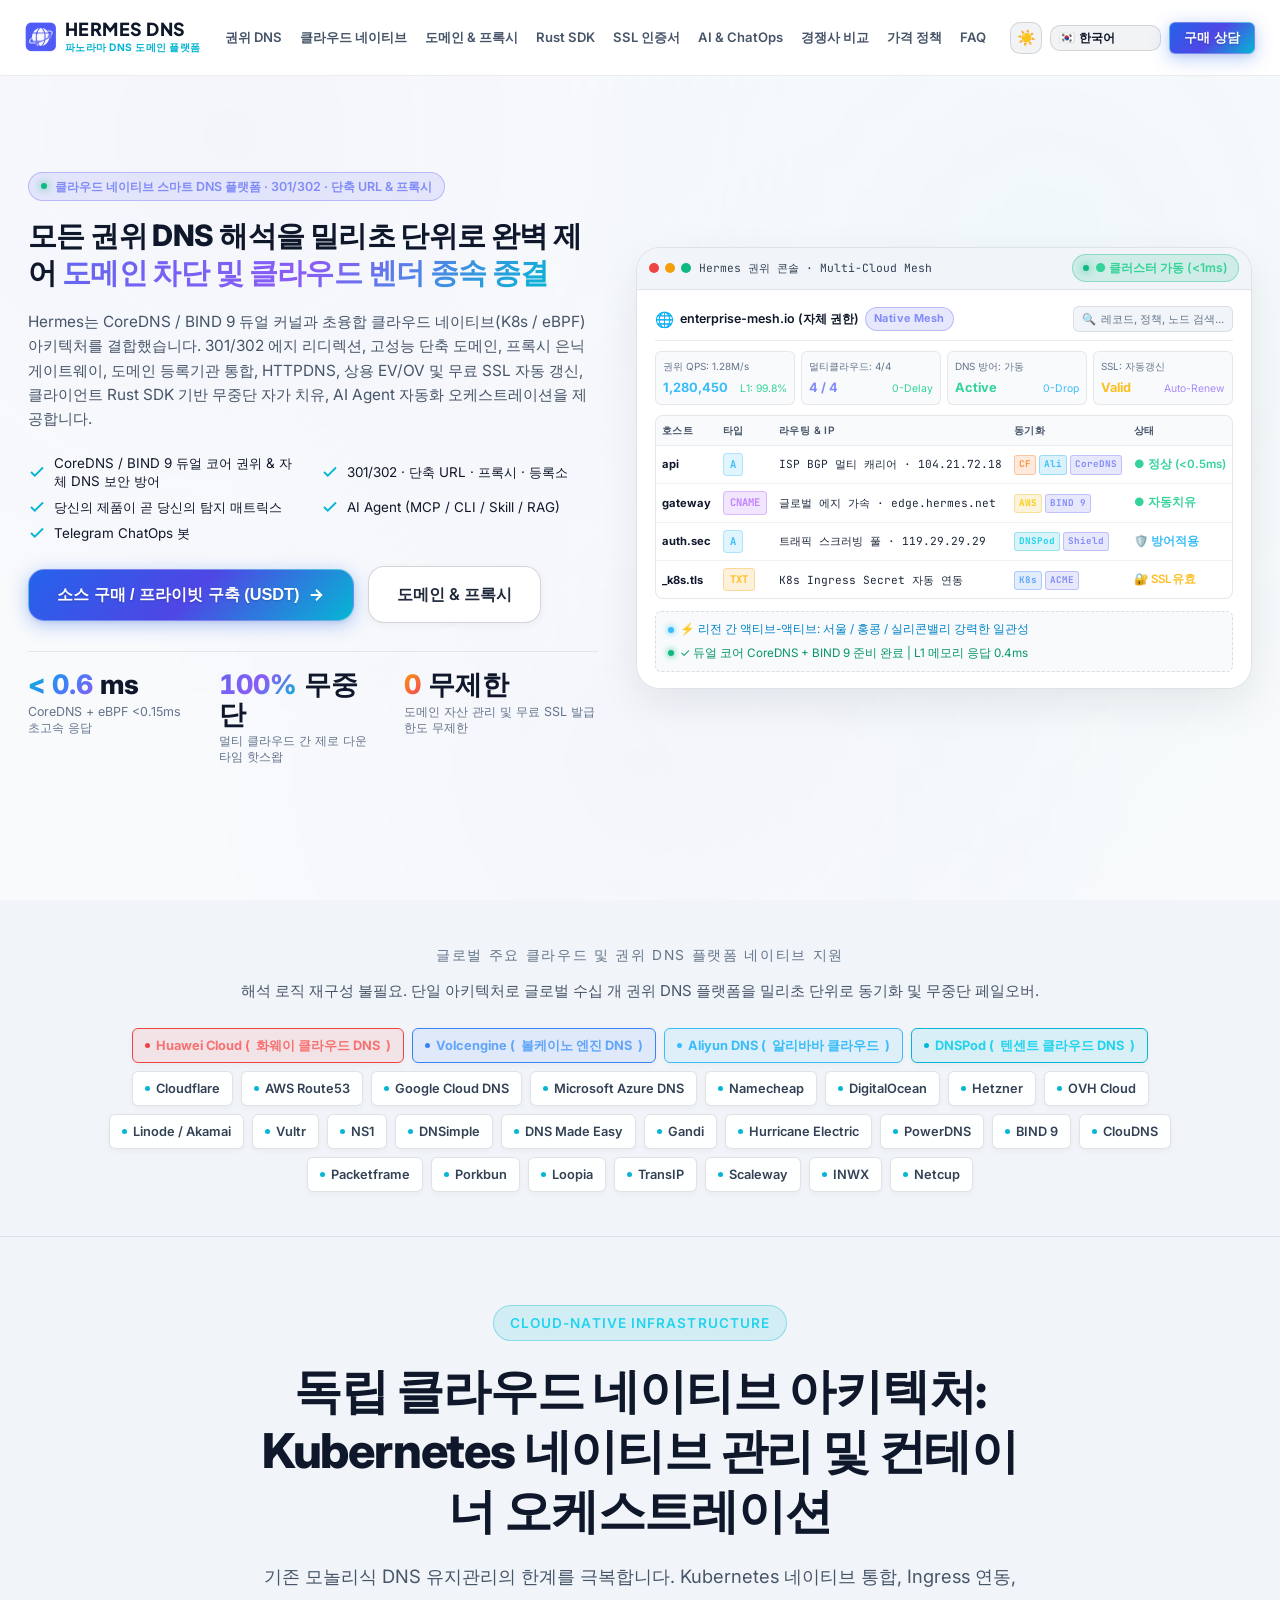
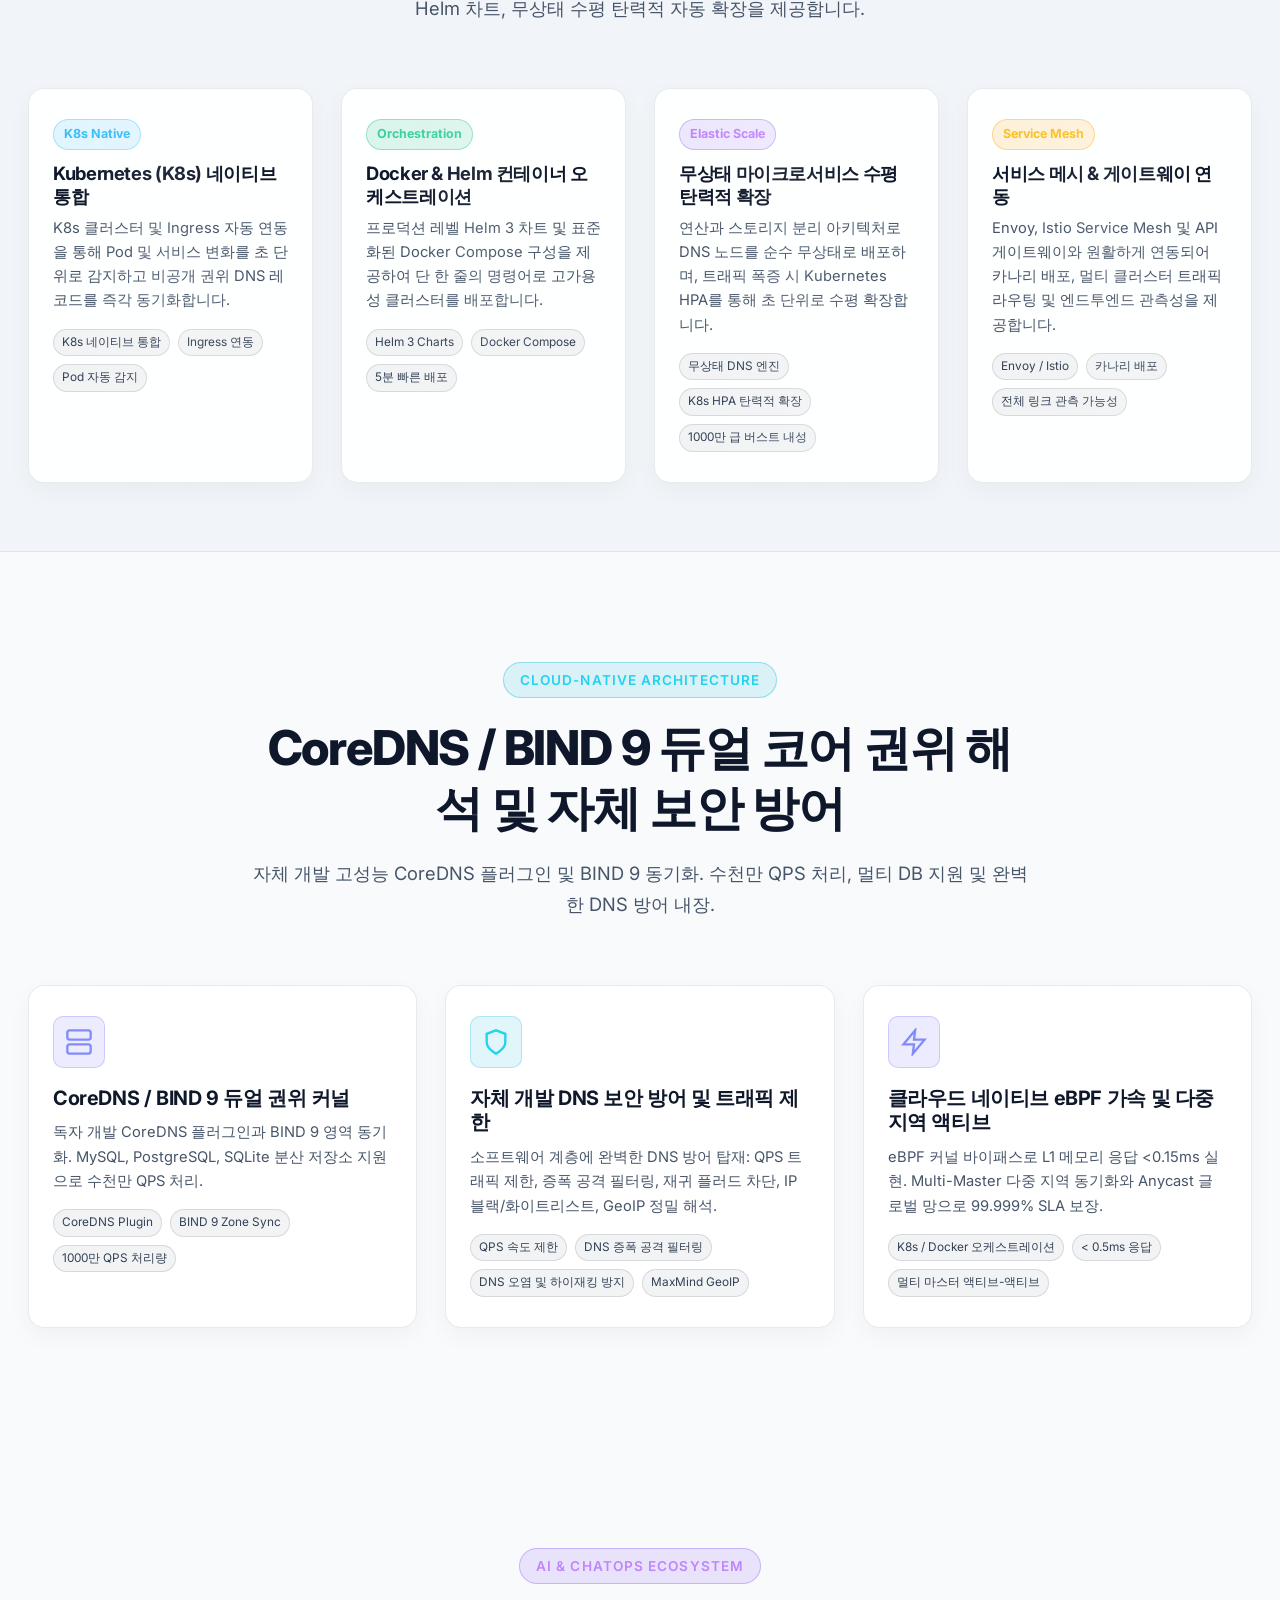
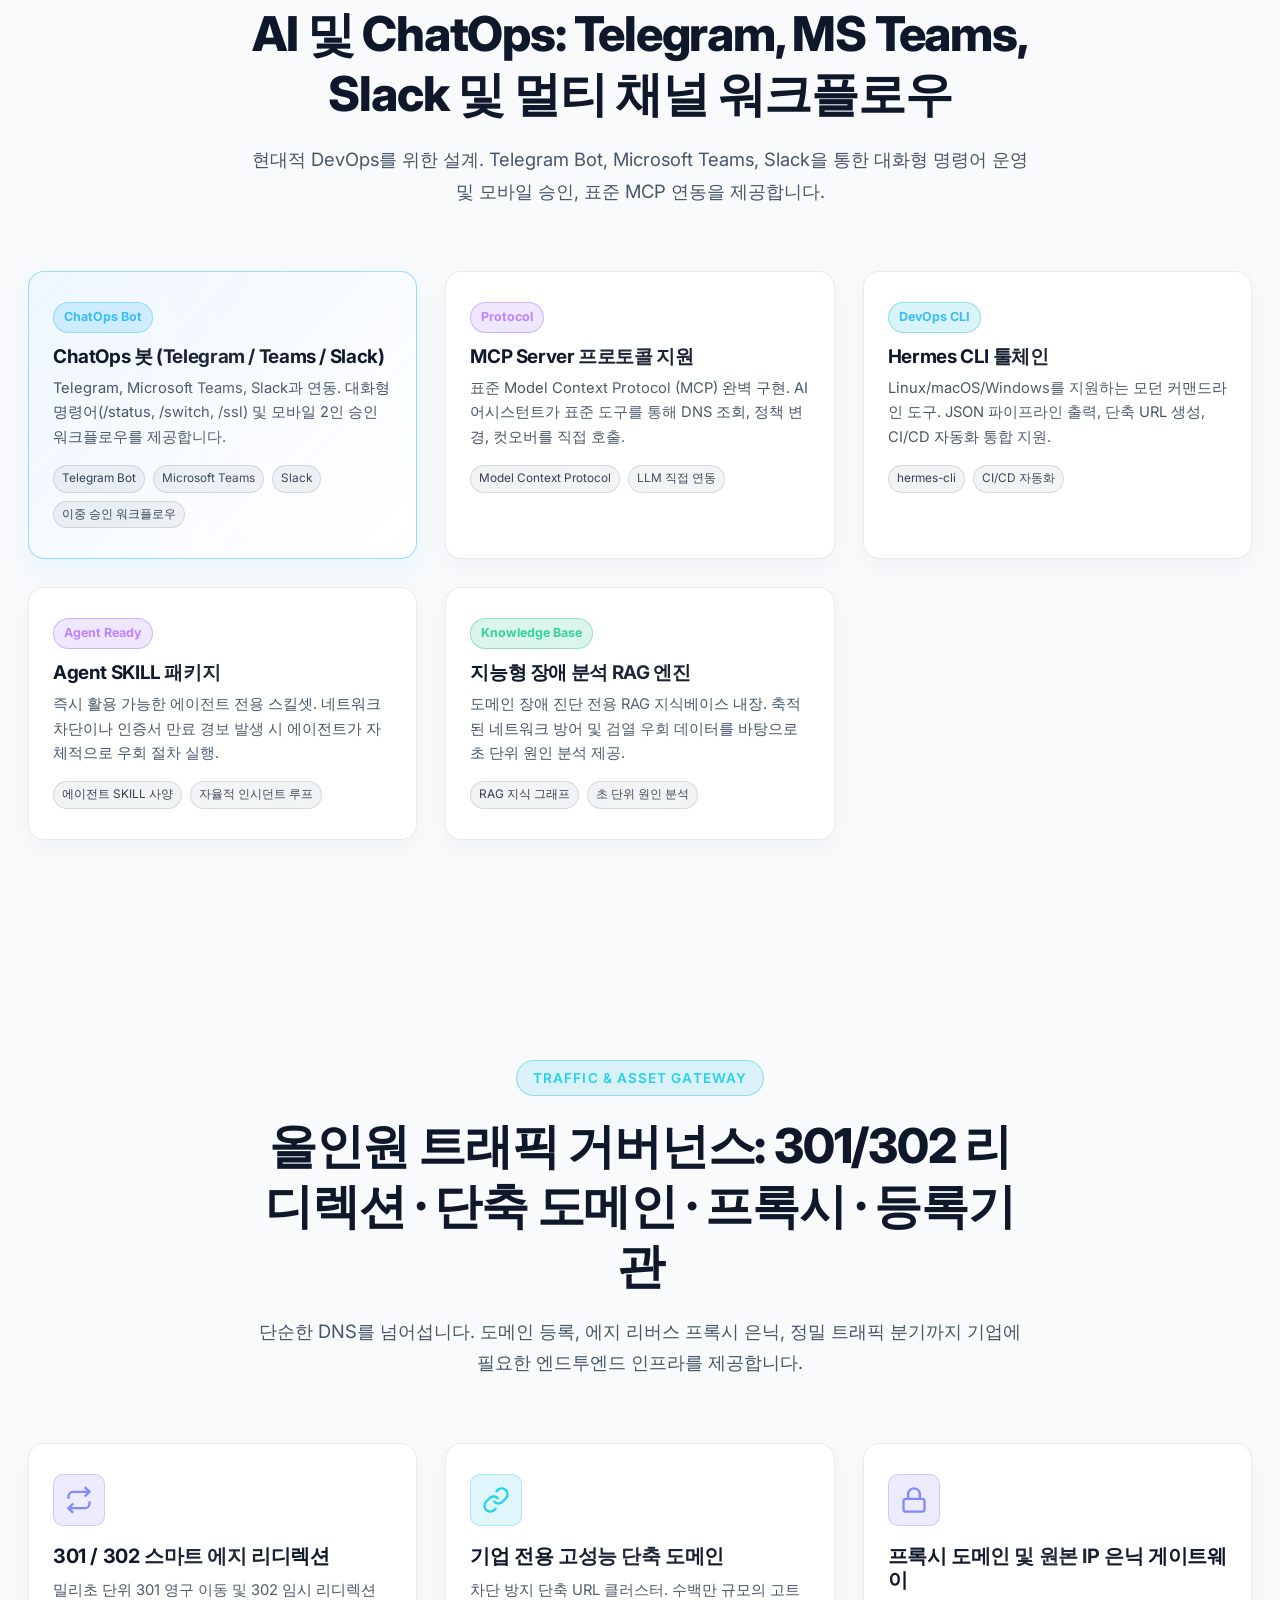
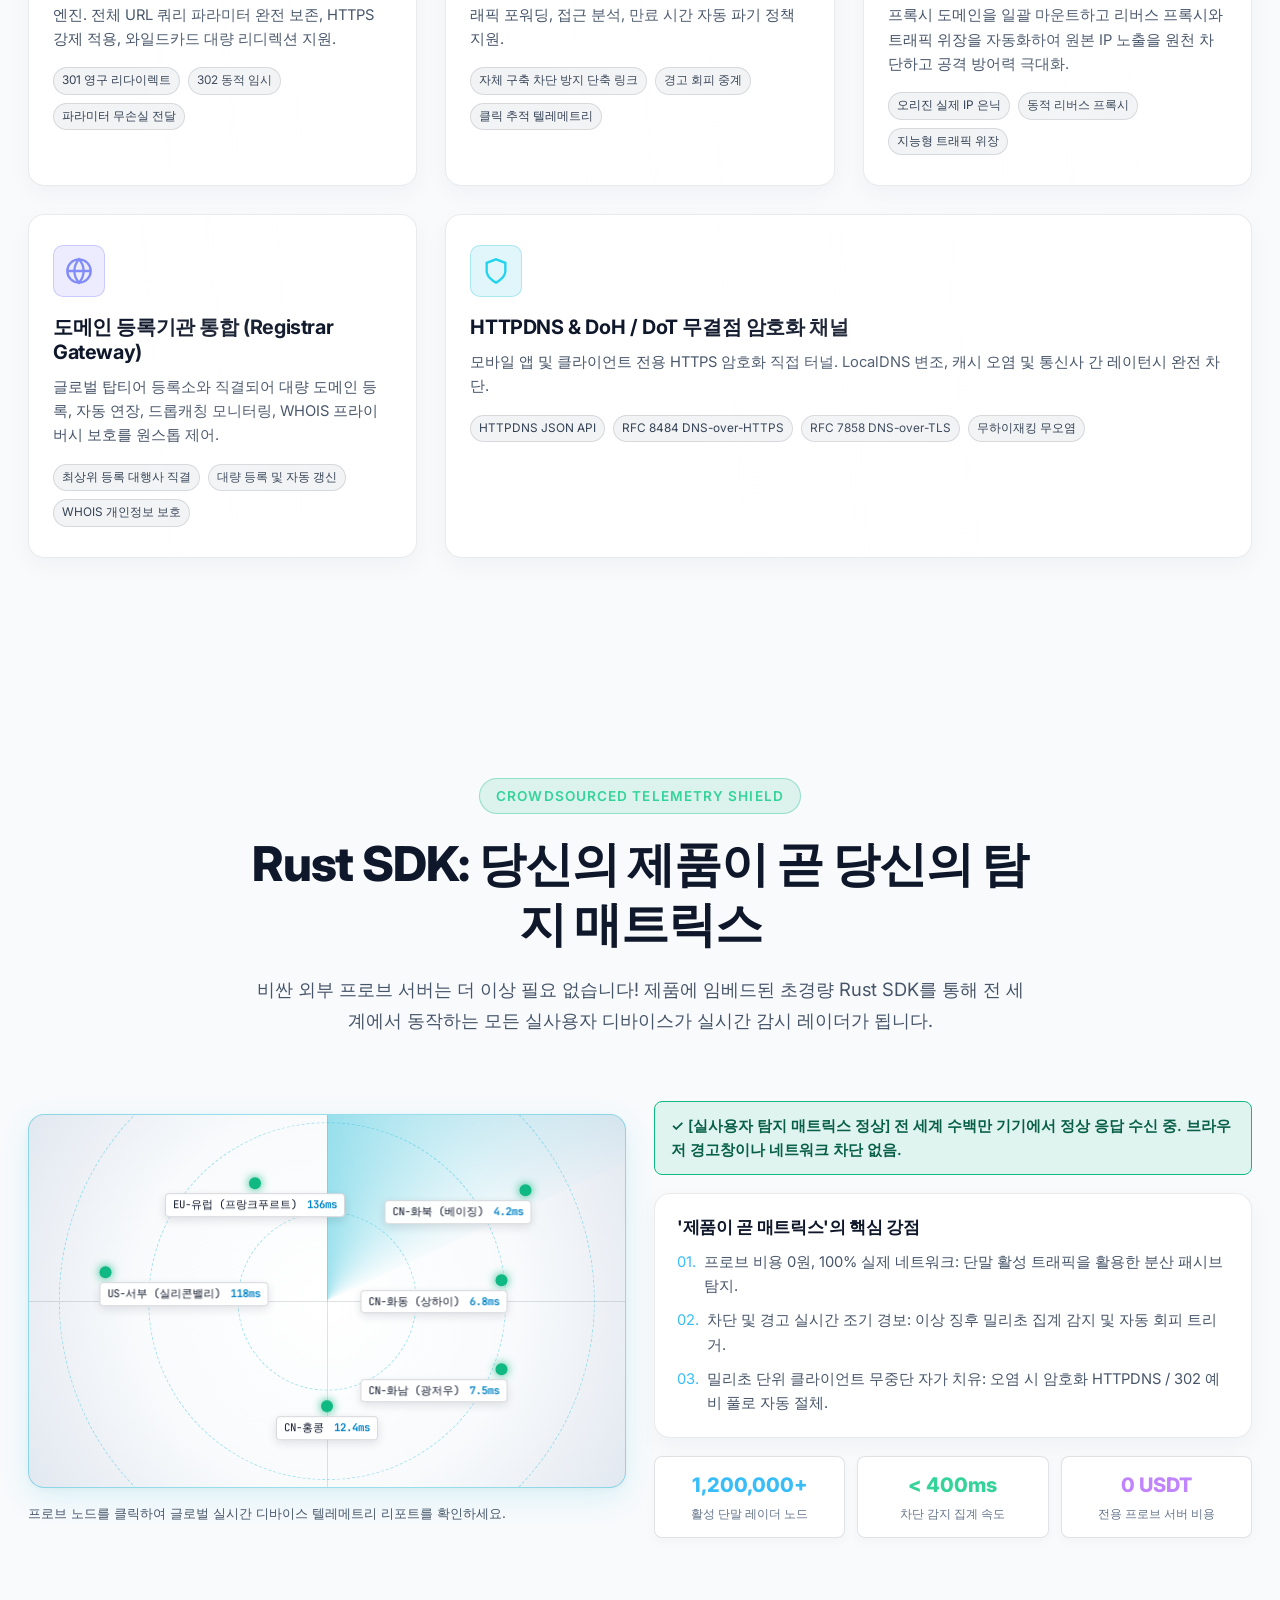
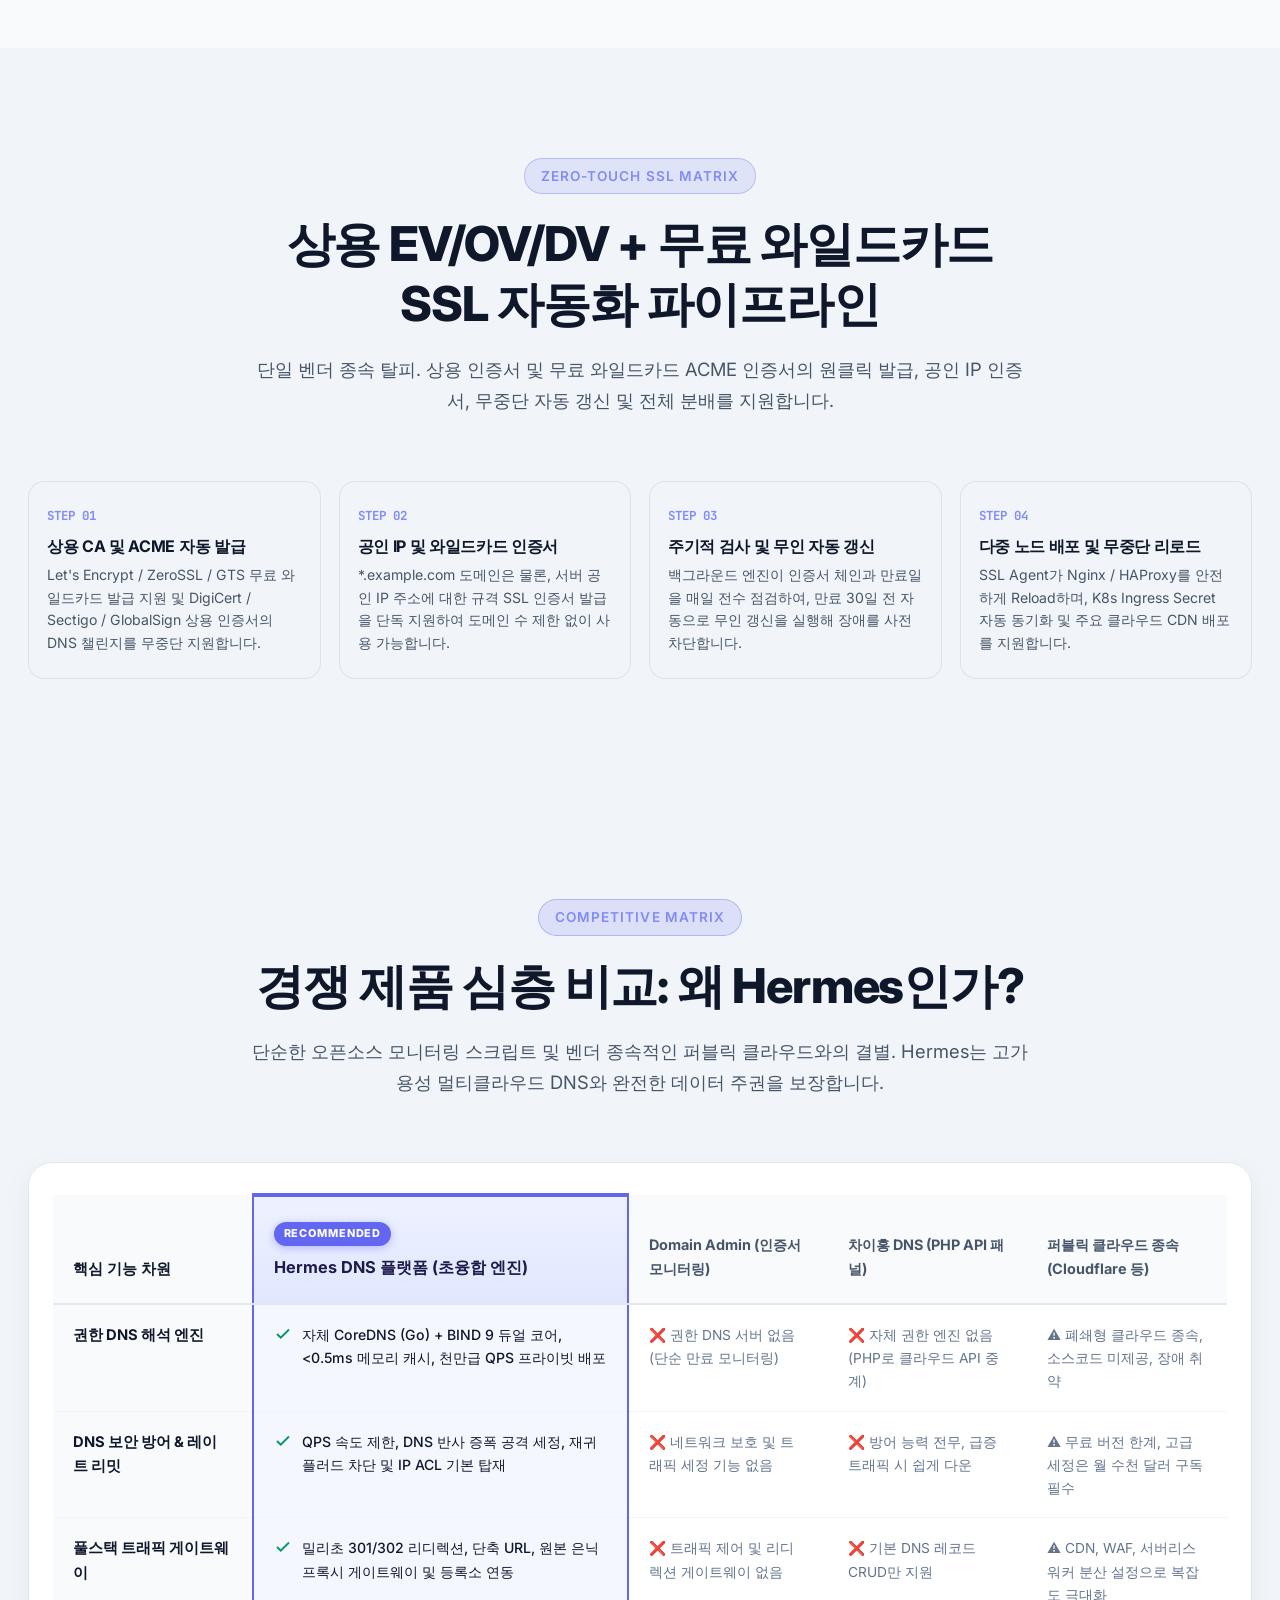
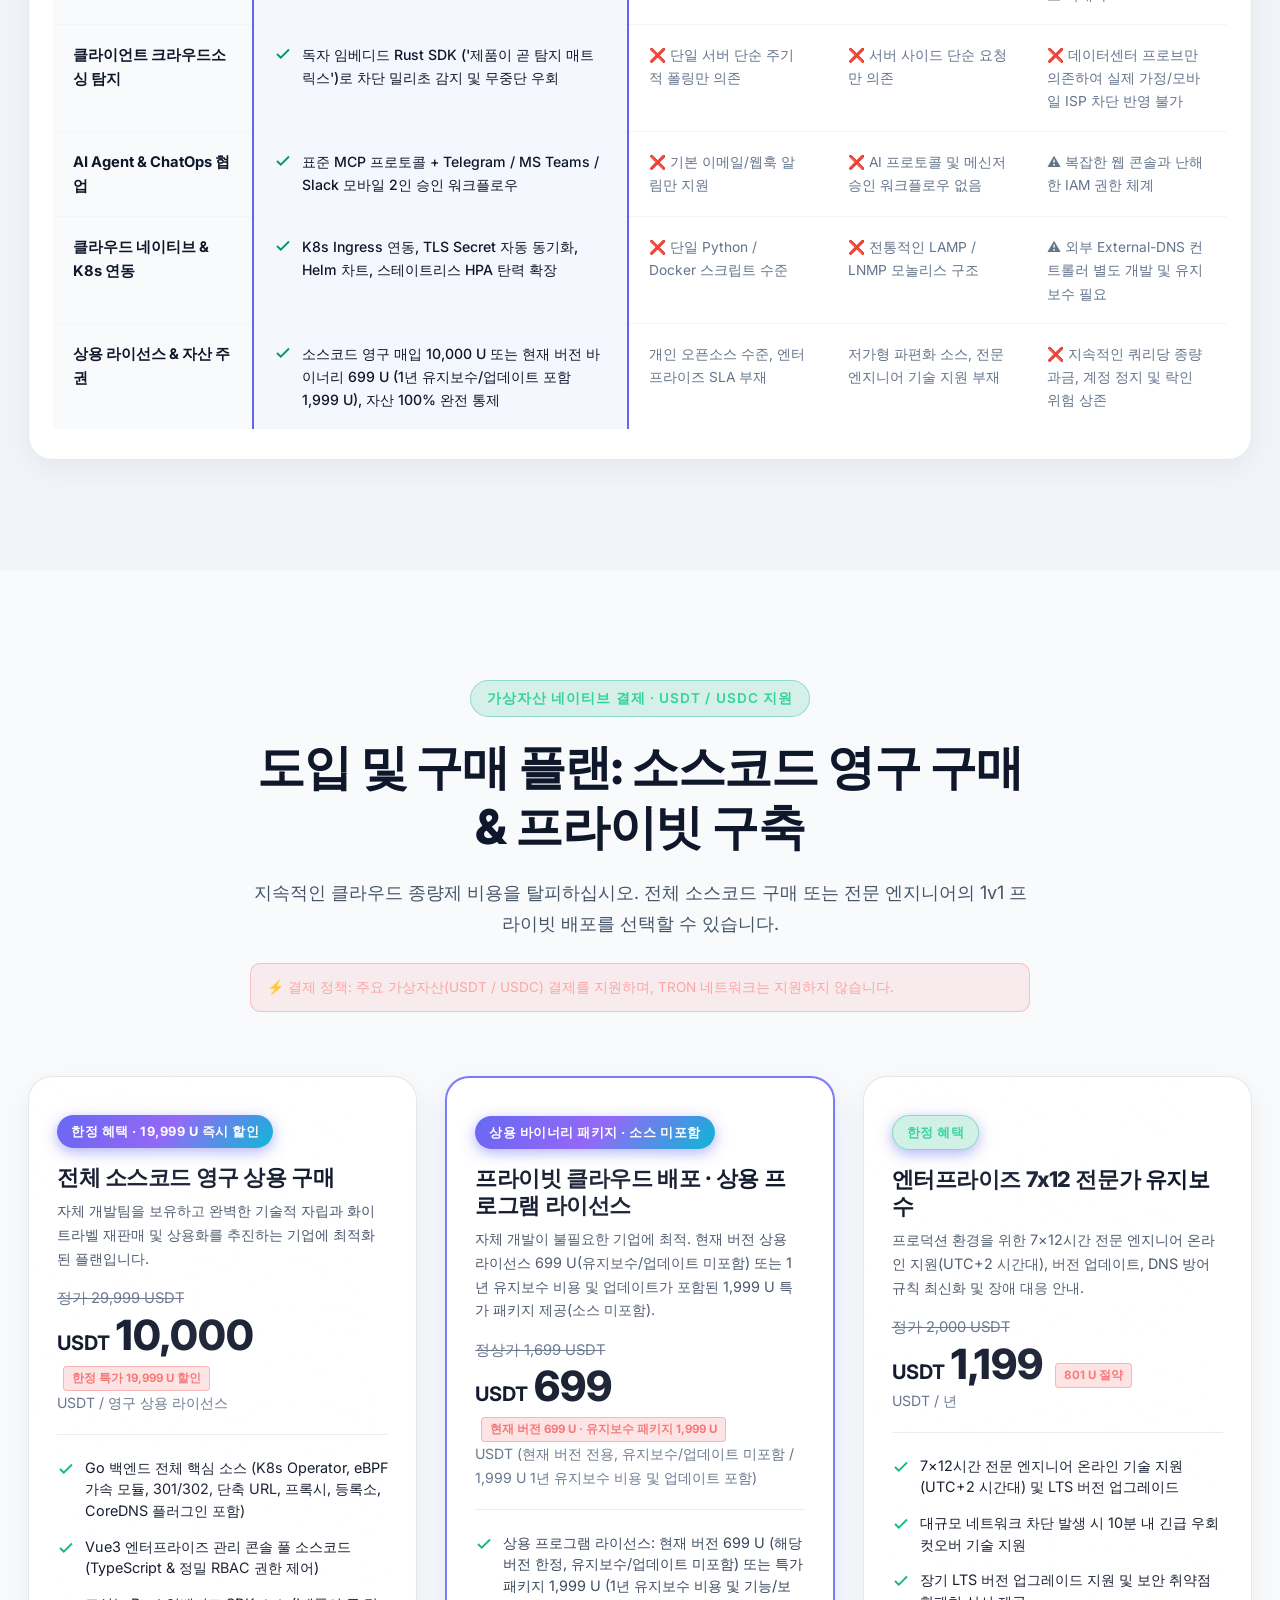
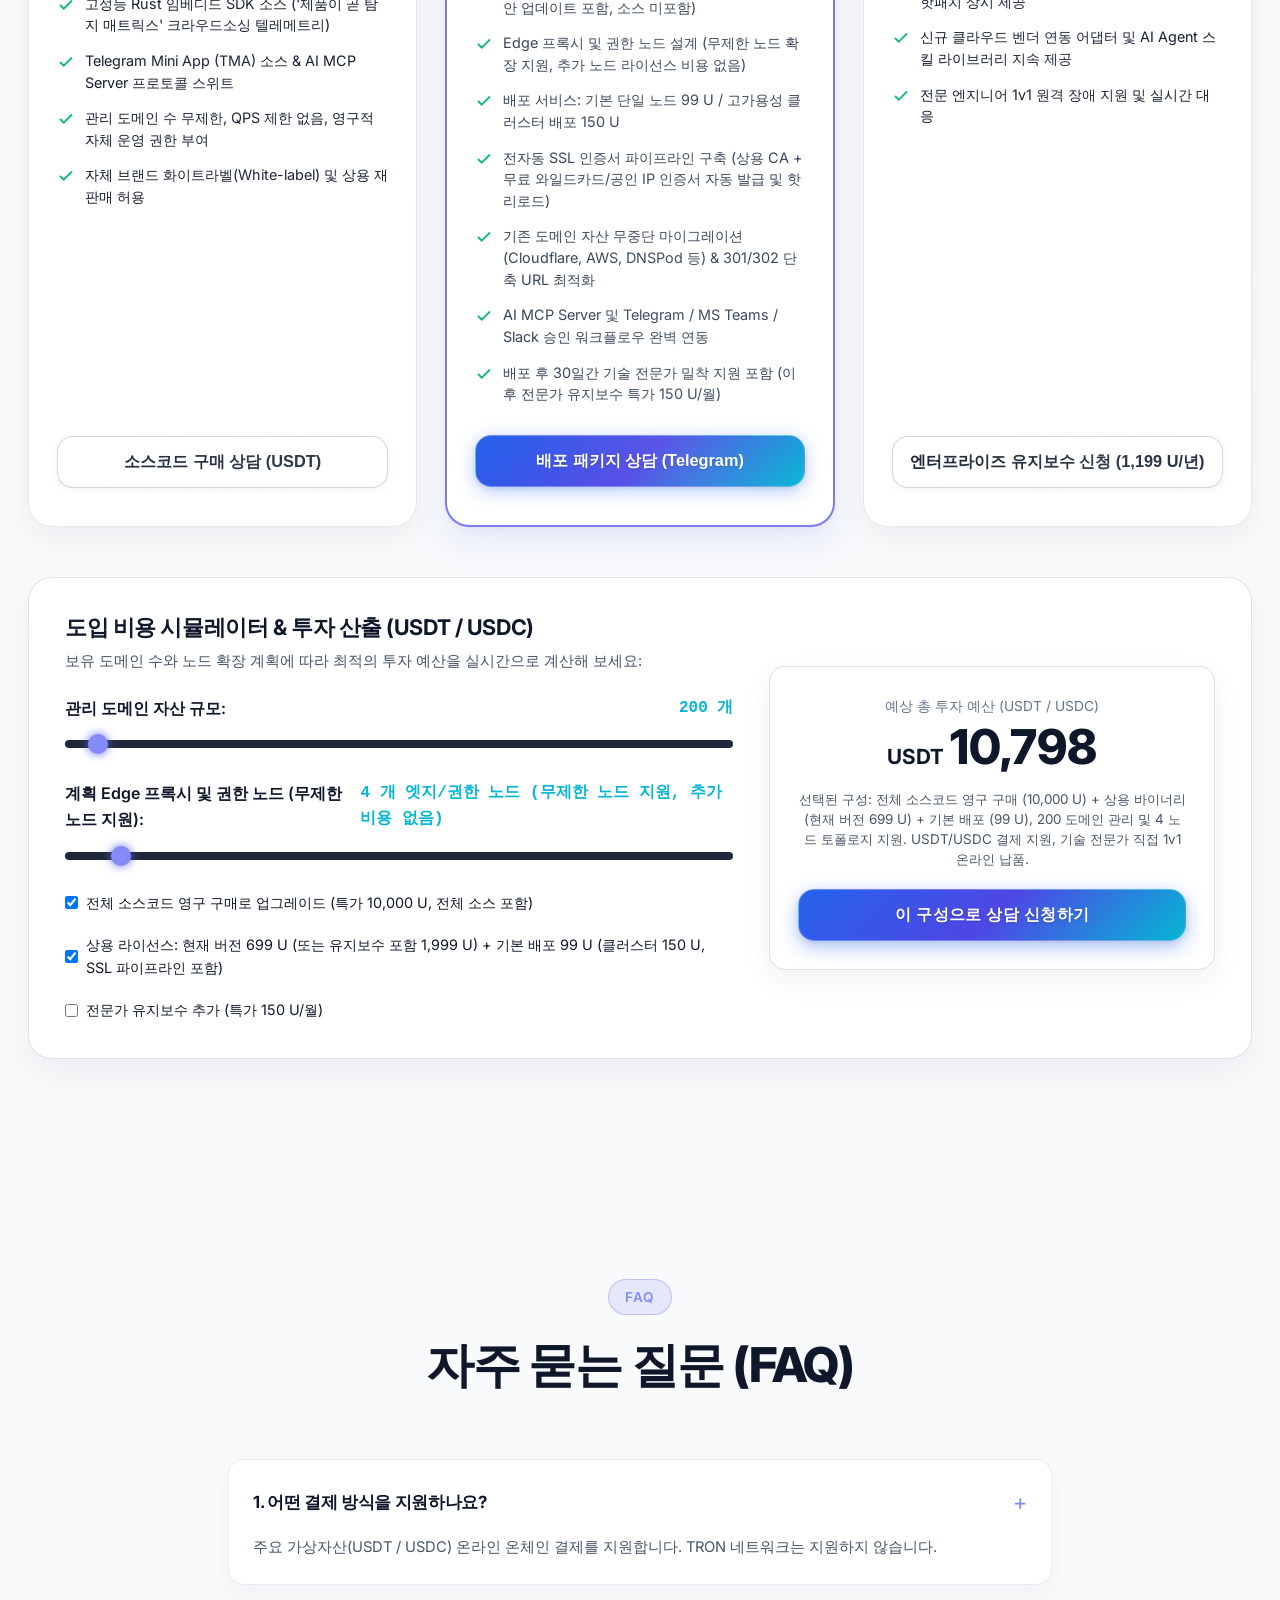
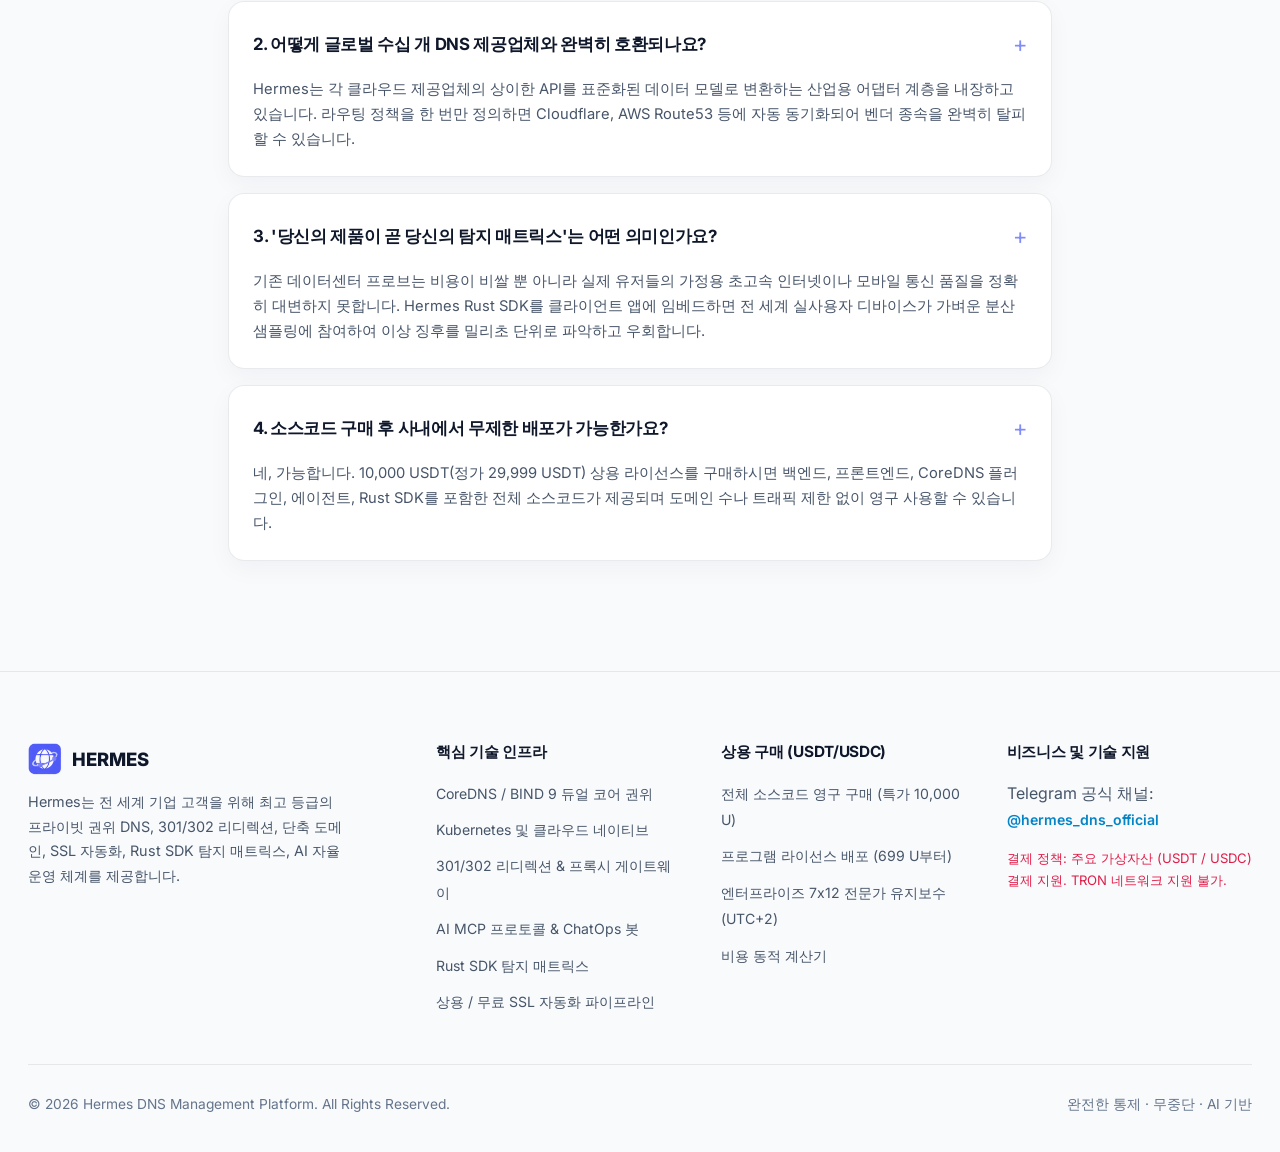
<file: ko/index.html>
<!DOCTYPE html>
<html lang="ko" data-lang="ko" class="lang-non-zh">
<head>
  <meta charset="UTF-8">
  <meta name="viewport" content="width=device-width, initial-scale=1.0">
  <!-- Early Client Adaptive System: Zero-Flicker Theme & Language Initialization -->
  <script>
    (function() {
      try {
        // 1. Theme adaptation
        var savedTheme = localStorage.getItem('hermes_theme');
        var theme = savedTheme;
        if (!theme) {
          theme = (window.matchMedia && window.matchMedia('(prefers-color-scheme: light)').matches) ? 'light' : 'dark';
        }
        document.documentElement.setAttribute('data-theme', theme);

        // 2. Language adaptation
        var currentDocLang = document.documentElement.getAttribute('data-lang');
        var path = (window.location && window.location.pathname) ? window.location.pathname.toLowerCase() : '';
        var pathLang = null;
        var supported = ['zh-tw', 'zh-hk', 'zh', 'en', 'ja', 'ko', 'vi', 'ru', 'es'];
        for (var i = 0; i < supported.length; i++) {
          var sl = supported[i];
          if (path.indexOf('/' + sl + '/') !== -1 || path.indexOf('/' + sl + '.') !== -1 || (path.length >= sl.length && path.slice(-sl.length) === sl)) {
            pathLang = sl;
            break;
          }
        }
        var lang = pathLang || currentDocLang || localStorage.getItem('hermes_lang');
        if (!lang) {
          var navLangs = (navigator.languages && navigator.languages.length) ? navigator.languages : [navigator.language || ''];
          for (var i = 0; i < navLangs.length; i++) {
            var raw = navLangs[i];
            if (!raw) continue;
            var l = raw.toLowerCase().trim();
            if (l === 'zh-tw' || l.indexOf('zh-hant-tw') === 0) { lang = 'zh-tw'; break; }
            if (l === 'zh-hk' || l === 'zh-mo' || l.indexOf('hant') !== -1) { lang = 'zh-hk'; break; }
            if (l === 'zh' || l === 'zh-cn' || l === 'zh-sg' || l.indexOf('zh-hans') === 0 || l.indexOf('zh') === 0) { lang = 'zh'; break; }
            if (l.indexOf('ja') === 0) { lang = 'ja'; break; }
            if (l.indexOf('ko') === 0) { lang = 'ko'; break; }
            if (l.indexOf('vi') === 0) { lang = 'vi'; break; }
            if (l.indexOf('ru') === 0 || l.indexOf('uk') === 0 || l.indexOf('be') === 0 || l.indexOf('kk') === 0) { lang = 'ru'; break; }
            if (l.indexOf('es') === 0) { lang = 'es'; break; }
            if (l.indexOf('en') === 0) { lang = 'en'; break; }
          }
          if (!lang) lang = 'zh';
        }
        document.documentElement.lang = lang;
        document.documentElement.setAttribute('data-lang', lang);
        if (lang.indexOf('zh') === 0) {
          document.documentElement.classList.add('lang-zh');
          document.documentElement.classList.remove('lang-non-zh');
        } else {
          document.documentElement.classList.remove('lang-zh');
          document.documentElement.classList.add('lang-non-zh');
        }
      } catch(e) {}
    })();
  </script>
  <title data-i18n="site_title">Hermes - 엔터프라이즈 프라이빗 권한 DNS 및 멀티클라우드 트래픽 엔진</title>
  
  <!-- SEO Comprehensive Meta Tags -->
  <meta name="description" content="Hermes는 듀얼 CoreDNS / BIND 9 권한 DNS 엔진, 멀티클라우드 무중단 전환, SSL 수명주기 자동화, Rust SDK 방어 텔레메트리 및 AI Agent 오케스트레이션을 제공하는 엔터프라이즈 DNS 플랫폼입니다.">
  <meta name="keywords" content="权威DNS, 智能DNS, CoreDNS, BIND9, HTTPDNS, DoH, DoT, 多云DNS切换, 多供应商线路, 千线BGP, 域名托管, SSL自动续费, 商业证书签发, 免费泛域名SSL, Rust SDK, 浏览器红框检测, 防红检测, 被墙逃生, AI Agent, MCP, RAG, EVM USDT">
  <meta name="robots" content="index, follow, max-snippet:-1, max-image-preview:large, max-video-preview:-1">
  <link rel="canonical" href="https://hermes.161616.top/ko/">

  <!-- Alternate Language SEO Tags -->
  <link rel="alternate" hreflang="zh-CN" href="https://hermes.161616.top/zh/">
  <link rel="alternate" hreflang="zh-TW" href="https://hermes.161616.top/zh-tw/">
  <link rel="alternate" hreflang="zh-HK" href="https://hermes.161616.top/zh-hk/">
  <link rel="alternate" hreflang="en" href="https://hermes.161616.top/en/">
  <link rel="alternate" hreflang="ja" href="https://hermes.161616.top/ja/">
  <link rel="alternate" hreflang="ko" href="https://hermes.161616.top/ko/">
  <link rel="alternate" hreflang="vi" href="https://hermes.161616.top/vi/">
  <link rel="alternate" hreflang="ru" href="https://hermes.161616.top/ru/">
  <link rel="alternate" hreflang="es" href="https://hermes.161616.top/es/">
  <link rel="alternate" hreflang="x-default" href="https://hermes.161616.top/">

  <!-- Open Graph / Social SEO -->
  <meta property="og:locale" content="ko_KR">
  <meta property="og:type" content="software">
  <meta property="og:title" content="Hermes - 엔터프라이즈 프라이빗 권한 DNS 및 멀티클라우드 트래픽 엔진">
  <meta property="og:description" content="Hermes는 듀얼 CoreDNS / BIND 9 권한 DNS 엔진, 멀티클라우드 무중단 전환, SSL 수명주기 자동화, Rust SDK 방어 텔레메트리 및 AI Agent 오케스트레이션을 제공하는 엔터프라이즈 DNS 플랫폼입니다.">
  <meta property="og:url" content="https://hermes.161616.top/ko/">
  <meta property="og:site_name" content="Hermes Platform">
  <meta property="og:image" content="https://hermes.161616.top/assets/images/logo.png">

  <!-- Twitter Card -->
  <meta name="twitter:card" content="summary_large_image">
  <meta name="twitter:title" content="Hermes - 엔터프라이즈 프라이빗 권한 DNS 및 멀티클라우드 트래픽 엔진">
  <meta name="twitter:description" content="Hermes는 듀얼 CoreDNS / BIND 9 권한 DNS 엔진, 멀티클라우드 무중단 전환, SSL 수명주기 자동화, Rust SDK 방어 텔레메트리 및 AI Agent 오케스트레이션을 제공하는 엔터프라이즈 DNS 플랫폼입니다.">
  <meta name="twitter:image" content="https://hermes.161616.top/assets/images/logo.png">

  <!-- Structured Data JSON-LD (Schema.org) for SEO -->
  <script type="application/ld+json">
  {
    "@context": "https://schema.org",
    "@graph": [
      {
        "@type": "SoftwareApplication",
        "name": "Hermes DNS Platform",
        "applicationCategory": "DevOpsApplication",
        "operatingSystem": "Linux, Windows, macOS, Docker, Kubernetes",
        "offers": {
          "@type": "Offer",
          "price": "999",
          "priceCurrency": "USD"
        },
        "description": "Enterprise Private Authoritative DNS, Multi-Cloud Switcher, Commercial SSL Automation, Rust Anti-Red SDK and AI MCP Engine."
      },
      {
        "@type": "Organization",
        "name": "Hermes DNS Management Platform",
        "url": "https://hermes.161616.top",
        "logo": "https://hermes.161616.top/assets/images/logo.png",
        "sameAs": [
          "https://t.me/hermes_dns_official"
        ]
      }
    ]
  }
  </script>

  <!-- Stylesheets -->
  <link rel="stylesheet" href="../assets/css/style.css">
  <link rel="stylesheet" href="../assets/css/components.css">
  <link rel="stylesheet" href="../assets/css/animations.css">
  
  <link rel="icon" type="image/png" href="../assets/images/logo.png">
</head>
<body>

  <!-- ================= 1. HEADER / NAVBAR WITH I18N ================= -->
  <header class="navbar" id="navbar">
    <div class="container navbar-container">
      <a href="#hero" class="brand-logo">
        <img src="../assets/images/logo.png" alt="Hermes DNS Platform" class="brand-logo-img">
        <div class="brand-text-box">
          <span class="brand-name">HERMES DNS</span>
          <span class="brand-sub" data-i18n="brand_sub">파노라마 DNS 도메인 플랫폼</span>
        </div>
      </a>

      <!-- Streamlined Navigation to prevent overlap in any language -->
      <nav class="nav-links">
        <a href="#authoritative-core" class="nav-link" data-i18n="nav_arch">권위 DNS</a>
        <a href="#cloud-native" class="nav-link" data-i18n="nav_cloud">클라우드 네이티브</a>
        <a href="#domain-matrix" class="nav-link" data-i18n="nav_domain_matrix">도메인 & 프록시</a>
        <a href="#rust-sdk" class="nav-link" data-i18n="nav_rust">Rust SDK</a>
        <a href="#ssl-pipeline" class="nav-link" data-i18n="nav_ssl">SSL 인증서</a>
        <a href="#ai-ecosystem" class="nav-link" data-i18n="nav_chatops">AI & ChatOps</a>
        <a href="#comparison" class="nav-link" data-i18n="nav_comparison">경쟁사 비교</a>
        <a href="#pricing" class="nav-link" data-i18n="nav_pricing">가격 정책</a>
        <a href="#faq" class="nav-link" data-i18n="nav_faq">FAQ</a>
      </nav>

      <div class="nav-actions">
        <!-- Light / Dark Theme Switcher Button -->
        <button class="theme-toggle-btn" id="theme-toggle-btn" aria-label="Toggle Theme" title="切换深色/浅色模式">🌙</button>

        <!-- Compact Language Switcher (9 Languages) -->
        <div class="lang-selector-box">
          <select class="lang-select" id="lang-select" aria-label="Language Selector">
            <option value="zh">🇨🇳 简体中文</option>
            <option value="zh-tw">🇹🇼 繁體中文</option>
            <option value="zh-hk">🇭🇰 粵語</option>
            <option value="en">🇺🇸 English</option>
            <option value="ja">🇯🇵 日本語</option>
            <option value="ko" selected>🇰🇷 한국어</option>
            <option value="vi">🇻🇳 Tiếng Việt</option>
            <option value="ru">🇷🇺 Русский</option>
            <option value="es">🇪🇸 Español</option>
          </select>
        </div>

        <button class="btn btn-primary btn-sm btn-trigger-inquiry" data-plan="官网导航咨询">
          <span data-i18n="nav_inquiry_btn">구매 상담</span>
        </button>
      </div>

      <button class="mobile-toggle" aria-label="Toggle Menu">
        <svg width="24" height="24" viewBox="0 0 24 24" fill="none" stroke="currentColor" stroke-width="2">
          <line x1="3" y1="12" x2="21" y2="12"></line>
          <line x1="3" y1="6" x2="21" y2="6"></line>
          <line x1="3" y1="18" x2="21" y2="18"></line>
        </svg>
      </button>
    </div>
  </header>

  <!-- ================= 2. HERO SECTION ================= -->
  <section class="hero-section" id="hero">
    <div class="container hero-grid">
      
      <div class="hero-content">
        <div class="hero-tag">
          <span class="status-dot"></span>
          <span data-i18n="hero_tag">클라우드 네이티브 스마트 DNS 플랫폼 · 301/302 · 단축 URL & 프록시</span>
        </div>

        <h1 class="hero-title">
          <span data-i18n="hero_title_1">모든 권위 DNS 해석을 밀리초 단위로 완벽 제어</span><br class="hero-title-br">
          <span class="text-gradient" data-i18n="hero_title_2">도메인 차단 및 클라우드 벤더 종속 종결</span>
        </h1>

        <p class="hero-desc" data-i18n="hero_desc">Hermes는 CoreDNS / BIND 9 듀얼 커널과 초융합 클라우드 네이티브(K8s / eBPF) 아키텍처를 결합했습니다. 301/302 에지 리디렉션, 고성능 단축 도메인, 프록시 은닉 게이트웨이, 도메인 등록기관 통합, HTTPDNS, 상용 EV/OV 및 무료 SSL 자동 갱신, 클라이언트 Rust SDK 기반 무중단 자가 치유, AI Agent 자동화 오케스트레이션을 제공합니다.</p>

        <div class="hero-highlights">
          <div class="highlight-item">
            <svg width="18" height="18" viewBox="0 0 24 24" fill="none" stroke="currentColor" stroke-width="2.5"><polyline points="20 6 9 17 4 12"></polyline></svg>
            <span data-i18n="badge_coredns">CoreDNS / BIND 9 듀얼 코어 권위 & 자체 DNS 보안 방어</span>
          </div>
          <div class="highlight-item">
            <svg width="18" height="18" viewBox="0 0 24 24" fill="none" stroke="currentColor" stroke-width="2.5"><polyline points="20 6 9 17 4 12"></polyline></svg>
            <span data-i18n="badge_matrix">301/302 · 단축 URL · 프록시 · 등록소</span>
          </div>
          <div class="highlight-item">
            <svg width="18" height="18" viewBox="0 0 24 24" fill="none" stroke="currentColor" stroke-width="2.5"><polyline points="20 6 9 17 4 12"></polyline></svg>
            <span data-i18n="badge_rust">당신의 제품이 곧 당신의 탐지 매트릭스</span>
          </div>
          <div class="highlight-item">
            <svg width="18" height="18" viewBox="0 0 24 24" fill="none" stroke="currentColor" stroke-width="2.5"><polyline points="20 6 9 17 4 12"></polyline></svg>
            <span data-i18n="badge_ai">AI Agent (MCP / CLI / Skill / RAG)</span>
          </div>
          <div class="highlight-item">
            <svg width="18" height="18" viewBox="0 0 24 24" fill="none" stroke="currentColor" stroke-width="2.5"><polyline points="20 6 9 17 4 12"></polyline></svg>
            <span data-i18n="badge_chatops">Telegram ChatOps 봇</span>
          </div>
        </div>

        <div class="hero-actions">
          <button class="btn btn-primary btn-lg btn-trigger-inquiry" data-plan="首屏商业购买意向">
            <span data-i18n="hero_btn_buy">소스 구매 / 프라이빗 구축 (USDT)</span>
            <svg width="18" height="18" viewBox="0 0 24 24" fill="none" stroke="currentColor" stroke-width="2.5"><line x1="5" y1="12" x2="19" y2="12"></line><polyline points="12 5 19 12 12 19"></polyline></svg>
          </button>
          <a href="#domain-matrix" class="btn btn-secondary btn-lg">
            <span data-i18n="nav_domain_matrix">도메인 & 프록시</span>
          </a>
        </div>

        <div class="hero-metrics">
          <div class="metric-item">
            <div class="metric-num"><span class="text-gradient-cyan">&lt; 0.6</span> ms</div>
            <div class="metric-label" data-i18n="metric_latency">CoreDNS + eBPF <0.15ms 초고속 응답</div>
          </div>
          <div class="metric-item">
            <div class="metric-num"><span class="text-gradient">100%</span> <span data-i18n="metric_seamless">무중단</span></div>
            <div class="metric-label" data-i18n="metric_switch">멀티 클라우드 간 제로 다운타임 핫스왑</div>
          </div>
          <div class="metric-item">
            <div class="metric-num"><span class="text-gradient-gold">0</span> <span data-i18n="metric_limits">무제한</span></div>
            <div class="metric-label" data-i18n="metric_zero">도메인 자산 관리 및 무료 SSL 발급 한도 무제한</div>
          </div>
        </div>
      </div>

      <!-- Hero Right Dashboard (Header Overlap & i18n fixed) -->
      <div class="hero-visual">
        <div class="dashboard-mock float-anim">
          <div class="window-header">
            <div class="window-dots">
              <span></span><span></span><span></span>
            </div>
            <div class="window-title" data-i18n="console_win_title">Hermes 권위 콘솔 · Multi-Cloud Mesh</div>
            <span class="status-pill"><span class="status-dot"></span> <span data-i18n="console_win_status">● 클러스터 가동 (<1ms)</span></span>
          </div>

          <div class="window-body">
            <!-- Console Topbar with Zone breadcrumb and filter -->
            <div class="console-topbar">
              <div class="console-breadcrumb">
                <span style="font-size: 0.95rem;">🌐</span>
                <span data-i18n="console_zone_name">enterprise-mesh.io (자체 권한)</span>
                <span class="zone-badge">Native Mesh</span>
              </div>
              <div class="console-search-box">
                <span>🔍</span>
                <span data-i18n="console_search_hint">레코드, 정책, 노드 검색...</span>
              </div>
            </div>

            <!-- Console Metrics Cards (4 compact cards) -->
            <div class="console-metrics-row">
              <div class="console-metric-item">
                <div class="metric-lbl" data-i18n="console_stat_qps">권위 QPS: 1.28M/s</div>
                <div class="metric-val" style="color: #38bdf8;">1,280,450 <span style="font-size: 0.65rem; color: #34d399; font-weight: normal;">L1: 99.8%</span></div>
              </div>
              <div class="console-metric-item">
                <div class="metric-lbl" data-i18n="console_stat_sync">멀티클라우드: 4/4</div>
                <div class="metric-val" style="color: #818cf8;">4 / 4 <span style="font-size: 0.65rem; color: #34d399; font-weight: normal;">0-Delay</span></div>
              </div>
              <div class="console-metric-item">
                <div class="metric-lbl" data-i18n="console_stat_defense">DNS 방어: 가동</div>
                <div class="metric-val" style="color: #34d399;">Active <span style="font-size: 0.65rem; color: #38bdf8; font-weight: normal;">0-Drop</span></div>
              </div>
              <div class="console-metric-item">
                <div class="metric-lbl" data-i18n="console_stat_ssl">SSL: 자동갱신</div>
                <div class="metric-val" style="color: #fbbf24;">Valid <span style="font-size: 0.65rem; color: #a78bfa; font-weight: normal;">Auto-Renew</span></div>
              </div>
            </div>

            <!-- Authentic Live DNS Records Data Table (真实的 DNS 生产级解析记录管理表) -->
            <div class="console-records-table-wrapper">
              <table class="console-records-table">
                <thead>
                  <tr>
                    <th style="width: 16%;" data-i18n="console_th_host">호스트</th>
                    <th style="width: 12%;" data-i18n="console_th_type">타입</th>
                    <th style="width: 34%;" data-i18n="console_th_line">라우팅 & IP</th>
                    <th style="width: 20%;" data-i18n="console_th_sync">동기화</th>
                    <th style="width: 18%;" data-i18n="console_th_status">상태</th>
                  </tr>
                </thead>
                <tbody>
                  <tr>
                    <td><strong style="color: #ffffff;">api</strong></td>
                    <td><span class="rec-type-badge rec-a">A</span></td>
                    <td><span style="font-family: 'JetBrains Mono', monospace; color: #e2e8f0;" data-i18n="console_r1_line">ISP BGP 멀티 캐리어 · 104.21.72.18</span></td>
                    <td>
                      <span class="sync-tag sync-cf">CF</span>
                      <span class="sync-tag sync-ali">Ali</span>
                      <span class="sync-tag sync-mesh">CoreDNS</span>
                    </td>
                    <td><span class="rec-status-ok" data-i18n="console_r1_status">● 정상 (<0.5ms)</span></td>
                  </tr>

                  <tr>
                    <td><strong style="color: #ffffff;">gateway</strong></td>
                    <td><span class="rec-type-badge rec-cname">CNAME</span></td>
                    <td><span style="font-family: 'JetBrains Mono', monospace; color: #e2e8f0;" data-i18n="console_r2_line">글로벌 에지 가속 · edge.hermes.net</span></td>
                    <td>
                      <span class="sync-tag sync-aws">AWS</span>
                      <span class="sync-tag sync-mesh">BIND 9</span>
                    </td>
                    <td><span class="rec-status-ok" data-i18n="console_r2_status">● 자동치유</span></td>
                  </tr>

                  <tr>
                    <td><strong style="color: #ffffff;">auth.sec</strong></td>
                    <td><span class="rec-type-badge rec-a">A</span></td>
                    <td><span style="font-family: 'JetBrains Mono', monospace; color: #e2e8f0;" data-i18n="console_r3_line">트래픽 스크러빙 풀 · 119.29.29.29</span></td>
                    <td>
                      <span class="sync-tag sync-pod">DNSPod</span>
                      <span class="sync-tag sync-mesh">Shield</span>
                    </td>
                    <td><span class="rec-status-shield" data-i18n="console_r3_status">🛡️ 방어적용</span></td>
                  </tr>

                  <tr>
                    <td><strong style="color: #ffffff;">_k8s.tls</strong></td>
                    <td><span class="rec-type-badge rec-txt">TXT</span></td>
                    <td><span style="font-family: 'JetBrains Mono', monospace; color: #e2e8f0;" data-i18n="console_r4_line">K8s Ingress Secret 자동 연동</span></td>
                    <td>
                      <span class="sync-tag sync-k8s">K8s</span>
                      <span class="sync-tag sync-mesh">ACME</span>
                    </td>
                    <td><span class="rec-status-ssl" data-i18n="console_r4_status">🔐 SSL유효</span></td>
                  </tr>
                </tbody>
              </table>
            </div>

            <!-- Real-time Cluster Telemetry Status Bar -->
            <div class="console-footer-bar">
              <div class="console-footer-line1">
                <span class="status-dot-sm" style="background:#38bdf8; box-shadow:0 0 6px #38bdf8;"></span>
                <span data-i18n="console_footer_sync">⚡ 리전 간 액티브-액티브: 서울 / 홍콩 / 실리콘밸리 강력한 일관성</span>
              </div>
              <div class="console-footer-line2">
                <span class="status-dot-sm" style="background:#10b981; box-shadow:0 0 6px #10b981;"></span>
                <span data-i18n="console_footer_engine">✓ 듀얼 코어 CoreDNS + BIND 9 준비 완료 | L1 메모리 응답 0.4ms</span>
              </div>
            </div>

          </div>
        </div>
      </div>

    </div>
  </section>

  <!-- ================= 3. GLOBAL PROVIDER SHOWCASE ================= -->
  <section class="section-alt" style="padding: 44px 0; border-bottom: 1px solid var(--border-subtle);">
    <div class="container" style="text-align: center;">
      <div style="font-size: 0.86rem; color: var(--text-muted); text-transform: uppercase; letter-spacing: 0.12em; margin-bottom: 12px;" data-i18n="provider_title">글로벌 주요 클라우드 및 권위 DNS 플랫폼 네이티브 지원</div>
      <p style="font-size: 0.94rem; color: var(--text-secondary); max-width: 820px; margin: 0 auto 24px auto;" data-i18n="provider_desc">해석 로직 재구성 불필요. 단일 아키텍처로 글로벌 수십 개 권위 DNS 플랫폼을 밀리초 단위로 동기화 및 무중단 페일오버.</p>

      <div class="provider-wall">
        <span class="provider-chip" style="border-color: #ef4444; background: rgba(239, 68, 68, 0.1); color: #f87171; font-weight: 700;"><span class="chip-dot" style="background:#ef4444;"></span>Huawei Cloud (<span data-i18n="prov_huawei">화웨이 클라우드 DNS</span>)</span>
        <span class="provider-chip" style="border-color: #3b82f6; background: rgba(59, 130, 246, 0.1); color: #60a5fa; font-weight: 700;"><span class="chip-dot" style="background:#3b82f6;"></span>Volcengine (<span data-i18n="prov_volc">볼케이노 엔진 DNS</span>)</span>
        <span class="provider-chip" style="border-color: #38bdf8; background: rgba(56, 189, 248, 0.1); color: #38bdf8; font-weight: 700;"><span class="chip-dot" style="background:#38bdf8;"></span>Aliyun DNS (<span data-i18n="prov_aliyun">알리바바 클라우드</span>)</span>
        <span class="provider-chip" style="border-color: #06b6d4; background: rgba(6, 182, 212, 0.1); color: #22d3ee; font-weight: 700;"><span class="chip-dot" style="background:#06b6d4;"></span>DNSPod (<span data-i18n="prov_tencent">텐센트 클라우드 DNS</span>)</span>
        <span class="provider-chip"><span class="chip-dot"></span>Cloudflare</span>
        <span class="provider-chip"><span class="chip-dot"></span>AWS Route53</span>
        <span class="provider-chip"><span class="chip-dot"></span>Google Cloud DNS</span>
        <span class="provider-chip"><span class="chip-dot"></span>Microsoft Azure DNS</span>
        <span class="provider-chip"><span class="chip-dot"></span>Namecheap</span>
        <span class="provider-chip"><span class="chip-dot"></span>DigitalOcean</span>
        <span class="provider-chip"><span class="chip-dot"></span>Hetzner</span>
        <span class="provider-chip"><span class="chip-dot"></span>OVH Cloud</span>
        <span class="provider-chip"><span class="chip-dot"></span>Linode / Akamai</span>
        <span class="provider-chip"><span class="chip-dot"></span>Vultr</span>
        <span class="provider-chip"><span class="chip-dot"></span>NS1</span>
        <span class="provider-chip"><span class="chip-dot"></span>DNSimple</span>
        <span class="provider-chip"><span class="chip-dot"></span>DNS Made Easy</span>
        <span class="provider-chip"><span class="chip-dot"></span>Gandi</span>
        <span class="provider-chip"><span class="chip-dot"></span>Hurricane Electric</span>
        <span class="provider-chip"><span class="chip-dot"></span>PowerDNS</span>
        <span class="provider-chip"><span class="chip-dot"></span>BIND 9</span>
        <span class="provider-chip"><span class="chip-dot"></span>ClouDNS</span>
        <span class="provider-chip"><span class="chip-dot"></span>Packetframe</span>
        <span class="provider-chip"><span class="chip-dot"></span>Porkbun</span>
        <span class="provider-chip"><span class="chip-dot"></span>Loopia</span>
        <span class="provider-chip"><span class="chip-dot"></span>TransIP</span>
        <span class="provider-chip"><span class="chip-dot"></span>Scaleway</span>
        <span class="provider-chip"><span class="chip-dot"></span>INWX</span>
        <span class="provider-chip"><span class="chip-dot"></span>Netcup</span>
      </div>
    </div>
  </section>

    <!-- ================= 3.5 CLOUD-NATIVE INFRASTRUCTURE (独立云原生架构模块) ================= -->
  <section class="section section-alt" id="cloud-native" style="padding: 68px 0; border-bottom: 1px solid var(--border-subtle);">
    <div class="container">
      <div class="section-header">
        <div class="section-tag cyan" data-i18n="cloud_tag">Cloud-Native Infrastructure</div>
        <h2 class="section-title" data-i18n="cloud_title">독립 클라우드 네이티브 아키텍처: Kubernetes 네이티브 관리 및 컨테이너 오케스트레이션</h2>
        <p class="section-desc" data-i18n="cloud_desc">기존 모놀리식 DNS 유지관리의 한계를 극복합니다. Kubernetes 네이티브 통합, Ingress 연동, Helm 차트, 무상태 수평 탄력적 자동 확장을 제공합니다.</p>
      </div>

      <div class="grid grid-4">
        <div class="glass-card shine-effect">
          <div class="ai-badge" style="background: rgba(56, 189, 248, 0.15); border-color: rgba(56, 189, 248, 0.35); color: #38bdf8;">K8s Native</div>
          <h3 style="font-size: 1.15rem; margin-bottom: 8px;" data-i18n="cloud_c1_t">Kubernetes (K8s) 네이티브 통합</h3>
          <p class="card-desc" data-i18n="cloud_c1_d">K8s 클러스터 및 Ingress 자동 연동을 통해 Pod 및 서비스 변화를 초 단위로 감지하고 비공개 권위 DNS 레코드를 즉각 동기화합니다.</p>
          <div class="card-tags">
            <span class="tag-pill" data-i18n="tag_k8s_native">K8s 네이티브 통합</span>
            <span class="tag-pill" data-i18n="tag_ingress_link">Ingress 연동</span>
            <span class="tag-pill" data-i18n="tag_pod_aware">Pod 자동 감지</span>
          </div>
        </div>

        <div class="glass-card shine-effect">
          <div class="ai-badge" style="background: rgba(16, 185, 129, 0.15); border-color: rgba(16, 185, 129, 0.35); color: #34d399;">Orchestration</div>
          <h3 style="font-size: 1.15rem; margin-bottom: 8px;" data-i18n="cloud_c2_t">Docker & Helm 컨테이너 오케스트레이션</h3>
          <p class="card-desc" data-i18n="cloud_c2_d">프로덕션 레벨 Helm 3 차트 및 표준화된 Docker Compose 구성을 제공하여 단 한 줄의 명령어로 고가용성 클러스터를 배포합니다.</p>
          <div class="card-tags">
            <span class="tag-pill">Helm 3 Charts</span>
            <span class="tag-pill">Docker Compose</span>
            <span class="tag-pill" data-i18n="tag_5m_launch">5분 빠른 배포</span>
          </div>
        </div>

        <div class="glass-card shine-effect">
          <div class="ai-badge" style="background: rgba(139, 92, 246, 0.15); border-color: rgba(139, 92, 246, 0.35); color: #c084fc;">Elastic Scale</div>
          <h3 style="font-size: 1.15rem; margin-bottom: 8px;" data-i18n="cloud_c3_t">무상태 마이크로서비스 수평 탄력적 확장</h3>
          <p class="card-desc" data-i18n="cloud_c3_d">연산과 스토리지 분리 아키텍처로 DNS 노드를 순수 무상태로 배포하며, 트래픽 폭증 시 Kubernetes HPA를 통해 초 단위로 수평 확장합니다.</p>
          <div class="card-tags">
            <span class="tag-pill" data-i18n="tag_stateless_engine">무상태 DNS 엔진</span>
            <span class="tag-pill" data-i18n="tag_k8s_hpa">K8s HPA 탄력적 확장</span>
            <span class="tag-pill" data-i18n="tag_million_burst">1000만 급 버스트 내성</span>
          </div>
        </div>

        <div class="glass-card cyan shine-effect">
          <div class="ai-badge" style="background: rgba(245, 158, 11, 0.15); border-color: rgba(245, 158, 11, 0.35); color: #fbbf24;">Service Mesh</div>
          <h3 style="font-size: 1.15rem; margin-bottom: 8px;" data-i18n="cloud_c4_t">서비스 메시 & 게이트웨이 연동</h3>
          <p class="card-desc" data-i18n="cloud_c4_d">Envoy, Istio Service Mesh 및 API 게이트웨이와 원활하게 연동되어 카나리 배포, 멀티 클러스터 트래픽 라우팅 및 엔드투엔드 관측성을 제공합니다.</p>
          <div class="card-tags">
            <span class="tag-pill">Envoy / Istio</span>
            <span class="tag-pill" data-i18n="tag_canary_rollout">카나리 배포</span>
            <span class="tag-pill" data-i18n="tag_full_observable">전체 링크 관측 가능성</span>
          </div>
        </div>
      </div>
    </div>
  </section>

  <!-- ================= 4. AUTHORITATIVE CORE ARCHITECTURE ================= -->
  <section class="section" id="authoritative-core">
    <div class="container">
      <div class="section-header">
        <div class="section-tag cyan">Cloud-Native Architecture</div>
        <h2 class="section-title" data-i18n="auth_title">CoreDNS / BIND 9 듀얼 코어 권위 해석 및 자체 보안 방어</h2>
        <p class="section-desc" data-i18n="auth_desc">자체 개발 고성능 CoreDNS 플러그인 및 BIND 9 동기화. 수천만 QPS 처리, 멀티 DB 지원 및 완벽한 DNS 방어 내장.</p>
      </div>

      <div class="grid grid-3">
        <div class="glass-card">
          <div class="card-icon-wrapper">
            <svg width="28" height="28" viewBox="0 0 24 24" fill="none" stroke="currentColor" stroke-width="2"><rect x="2" y="2" width="20" height="8" rx="2" ry="2"></rect><rect x="2" y="14" width="20" height="8" rx="2" ry="2"></rect><line x1="6" y1="6" x2="6.01" y2="6"></line><line x1="6" y1="18" x2="6.01" y2="18"></line></svg>
          </div>
          <h3 class="card-title" data-i18n="auth_c1_t">CoreDNS / BIND 9 듀얼 권위 커널</h3>
          <p class="card-desc" data-i18n="auth_c1_d">독자 개발 CoreDNS 플러그인과 BIND 9 영역 동기화. MySQL, PostgreSQL, SQLite 분산 저장소 지원으로 수천만 QPS 처리.</p>
          <div class="card-tags">
            <span class="tag-pill">CoreDNS Plugin</span>
            <span class="tag-pill">BIND 9 Zone Sync</span>
            <span class="tag-pill" data-i18n="tag_million_qps">1000만 QPS 처리량</span>
          </div>
        </div>

        <div class="glass-card cyan">
          <div class="card-icon-wrapper">
            <svg width="28" height="28" viewBox="0 0 24 24" fill="none" stroke="currentColor" stroke-width="2"><path d="M12 22s8-4 8-10V5l-8-3-8 3v7c0 6 8 10 8 10z"></path></svg>
          </div>
          <h3 class="card-title" data-i18n="auth_c2_t">자체 개발 DNS 보안 방어 및 트래픽 제한</h3>
          <p class="card-desc" data-i18n="auth_c2_d">소프트웨어 계층에 완벽한 DNS 방어 탑재: QPS 트래픽 제한, 증폭 공격 필터링, 재귀 플러드 차단, IP 블랙/화이트리스트, GeoIP 정밀 해석.</p>
          <div class="card-tags">
            <span class="tag-pill" data-i18n="tag_qps_rate_limit">QPS 속도 제한</span>
            <span class="tag-pill" data-i18n="tag_dns_amplification">DNS 증폭 공격 필터링</span>
            <span class="tag-pill" data-i18n="tag_anti_poisoning">DNS 오염 및 하이재킹 방지</span>
            <span class="tag-pill">MaxMind GeoIP</span>
          </div>
        </div>

        <div class="glass-card">
          <div class="card-icon-wrapper">
            <svg width="28" height="28" viewBox="0 0 24 24" fill="none" stroke="currentColor" stroke-width="2"><polygon points="13 2 3 14 12 14 11 22 21 10 12 10 13 2"></polygon></svg>
          </div>
          <h3 class="card-title" data-i18n="auth_c3_t">클라우드 네이티브 eBPF 가속 및 다중 지역 액티브</h3>
          <p class="card-desc" data-i18n="auth_c3_d">eBPF 커널 바이패스로 L1 메모리 응답 <0.15ms 실현. Multi-Master 다중 지역 동기화와 Anycast 글로벌 망으로 99.999% SLA 보장.</p>
          <div class="card-tags">
            <span class="tag-pill" data-i18n="tag_k8s_docker">K8s / Docker 오케스트레이션</span>
            <span class="tag-pill" data-i18n="tag_sub_half_ms">< 0.5ms 응답</span>
            <span class="tag-pill" data-i18n="tag_multi_master">멀티 마스터 액티브-액티브</span>
          </div>
        </div>
      </div>
    </div>
  </section>

  <!-- ================= 5. AI ECOSYSTEM: MCP / CLI / SKILL / RAG ================= -->
  <section class="section" id="ai-ecosystem">
    <div class="container">
      <div class="section-header">
        <div class="section-tag" style="background: rgba(139, 92, 246, 0.15); border-color: rgba(139, 92, 246, 0.35); color: #c084fc;">AI &amp; ChatOps Ecosystem</div>
        <h2 class="section-title" data-i18n="ai_title">AI 및 ChatOps: Telegram, MS Teams, Slack 및 멀티 채널 워크플로우</h2>
        <p class="section-desc" data-i18n="ai_desc">현대적 DevOps를 위한 설계. Telegram Bot, Microsoft Teams, Slack을 통한 대화형 명령어 운영 및 모바일 승인, 표준 MCP 연동을 제공합니다.</p>
      </div>

      <div class="grid grid-3">
        <!-- Card 0: ChatOps Bot (Prominent) -->
        <div class="glass-card shine-effect chatops-highlight-card">
          <div class="ai-badge" style="background: rgba(56, 189, 248, 0.2); border-color: rgba(56, 189, 248, 0.4); color: #38bdf8;">ChatOps Bot</div>
          <h3 style="font-size: 1.18rem; margin-bottom: 8px;" data-i18n="ai_c0_t">ChatOps 봇 (Telegram / Teams / Slack)</h3>
          <p class="card-desc" data-i18n="ai_c0_d">Telegram, Microsoft Teams, Slack과 연동. 대화형 명령어(/status, /switch, /ssl) 및 모바일 2인 승인 워크플로우를 제공합니다.</p>
          <div class="card-tags">
            <span class="tag-pill">Telegram Bot</span>
            <span class="tag-pill">Microsoft Teams</span>
            <span class="tag-pill">Slack</span>
            <span class="tag-pill" data-i18n="tag_dual_approval">이중 승인 워크플로우</span>
          </div>
        </div>
        <div class="glass-card shine-effect">
          <div class="ai-badge">Protocol</div>
          <h3 style="font-size: 1.18rem; margin-bottom: 8px;" data-i18n="ai_c1_t">MCP Server 프로토콜 지원</h3>
          <p class="card-desc" data-i18n="ai_c1_d">표준 Model Context Protocol (MCP) 완벽 구현. AI 어시스턴트가 표준 도구를 통해 DNS 조회, 정책 변경, 컷오버를 직접 호출.</p>
          <div class="card-tags">
            <span class="tag-pill">Model Context Protocol</span>
            <span class="tag-pill" data-i18n="tag_llm_direct">LLM 직접 연동</span>
          </div>
        </div>

        <div class="glass-card cyan shine-effect">
          <div class="ai-badge" style="background: rgba(6, 182, 212, 0.15); border-color: rgba(6, 182, 212, 0.35); color: #38bdf8;">DevOps CLI</div>
          <h3 style="font-size: 1.18rem; margin-bottom: 8px;" data-i18n="ai_c2_t">Hermes CLI 툴체인</h3>
          <p class="card-desc" data-i18n="ai_c2_d">Linux/macOS/Windows를 지원하는 모던 커맨드라인 도구. JSON 파이프라인 출력, 단축 URL 생성, CI/CD 자동화 통합 지원.</p>
          <div class="card-tags">
            <span class="tag-pill">hermes-cli</span>
            <span class="tag-pill" data-i18n="tag_cicd_orchestration">CI/CD 자동화</span>
          </div>
        </div>

        <div class="glass-card shine-effect">
          <div class="ai-badge">Agent Ready</div>
          <h3 style="font-size: 1.18rem; margin-bottom: 8px;" data-i18n="ai_c3_t">Agent SKILL 패키지</h3>
          <p class="card-desc" data-i18n="ai_c3_d">즉시 활용 가능한 에이전트 전용 스킬셋. 네트워크 차단이나 인증서 만료 경보 발생 시 에이전트가 자체적으로 우회 절차 실행.</p>
          <div class="card-tags">
            <span class="tag-pill" data-i18n="tag_skill_spec">에이전트 SKILL 사양</span>
            <span class="tag-pill" data-i18n="tag_autonomous_loop">자율적 인시던트 루프</span>
          </div>
        </div>

        <div class="glass-card cyan shine-effect">
          <div class="ai-badge" style="background: rgba(16, 185, 129, 0.15); border-color: rgba(16, 185, 129, 0.35); color: #34d399;">Knowledge Base</div>
          <h3 style="font-size: 1.18rem; margin-bottom: 8px;" data-i18n="ai_c4_t">지능형 장애 분석 RAG 엔진</h3>
          <p class="card-desc" data-i18n="ai_c4_d">도메인 장애 진단 전용 RAG 지식베이스 내장. 축적된 네트워크 방어 및 검열 우회 데이터를 바탕으로 초 단위 원인 분석 제공.</p>
          <div class="card-tags">
            <span class="tag-pill" data-i18n="tag_rag_graph">RAG 지식 그래프</span>
            <span class="tag-pill" data-i18n="tag_root_cause_sec">초 단위 원인 분석</span>
          </div>
        </div>
      </div>
    </div>
  </section>

  <!-- ================= 6. TRAFFIC & ASSET MATRIX (301/302, Short URL, Proxy Domain, Registrar, HTTPDNS) ================= -->
  <section class="section" id="domain-matrix">
    <div class="container">
      <div class="section-header">
        <div class="section-tag cyan" data-i18n="matrix_tag">Traffic & Asset Gateway</div>
        <h2 class="section-title" data-i18n="matrix_title">올인원 트래픽 거버넌스: 301/302 리디렉션 · 단축 도메인 · 프록시 · 등록기관</h2>
        <p class="section-desc" data-i18n="matrix_desc">단순한 DNS를 넘어섭니다. 도메인 등록, 에지 리버스 프록시 은닉, 정밀 트래픽 분기까지 기업에 필요한 엔드투엔드 인프라를 제공합니다.</p>
      </div>

      <div class="grid grid-3">
        <!-- 1. 301/302 Redirection -->
        <div class="glass-card shine-effect">
          <div class="card-icon-wrapper">
            <svg width="28" height="28" viewBox="0 0 24 24" fill="none" stroke="currentColor" stroke-width="2"><polyline points="17 1 21 5 17 9"></polyline><path d="M3 11V9a4 4 0 0 1 4-4h14"></path><polyline points="7 23 3 19 7 15"></polyline><path d="M21 13v2a4 4 0 0 1-4 4H3"></path></svg>
          </div>
          <h3 class="card-title" data-i18n="matrix_c1_t">301 / 302 스마트 에지 리디렉션</h3>
          <p class="card-desc" data-i18n="matrix_c1_d">밀리초 단위 301 영구 이동 및 302 임시 리디렉션 엔진. 전체 URL 쿼리 파라미터 완전 보존, HTTPS 강제 적용, 와일드카드 대량 리디렉션 지원.</p>
          <div class="card-tags">
            <span class="tag-pill" data-i18n="tag_301_perm">301 영구 리다이렉트</span>
            <span class="tag-pill" data-i18n="tag_302_temp">302 동적 임시</span>
            <span class="tag-pill" data-i18n="tag_lossless_param">파라미터 무손실 전달</span>
          </div>
        </div>

        <!-- 2. Short Domain Engine -->
        <div class="glass-card cyan shine-effect">
          <div class="card-icon-wrapper">
            <svg width="28" height="28" viewBox="0 0 24 24" fill="none" stroke="currentColor" stroke-width="2"><path d="M10 13a5 5 0 0 0 7.54.54l3-3a5 5 0 0 0-7.07-7.07l-1.72 1.71"></path><path d="M14 11a5 5 0 0 0-7.54-.54l-3 3a5 5 0 0 0 7.07 7.07l1.71-1.71"></path></svg>
          </div>
          <h3 class="card-title" data-i18n="matrix_c2_t">기업 전용 고성능 단축 도메인</h3>
          <p class="card-desc" data-i18n="matrix_c2_d">차단 방지 단축 URL 클러스터. 수백만 규모의 고트래픽 포워딩, 접근 분석, 만료 시간 자동 파기 정책 지원.</p>
          <div class="card-tags">
            <span class="tag-pill" data-i18n="tag_self_shortlink">자체 구축 차단 방지 단축 링크</span>
            <span class="tag-pill" data-i18n="tag_anti_red_relay">경고 회피 중계</span>
            <span class="tag-pill" data-i18n="tag_click_tracking">클릭 추적 텔레메트리</span>
          </div>
        </div>

        <!-- 3. Proxy Domain & Cloaking Gateway -->
        <div class="glass-card shine-effect">
          <div class="card-icon-wrapper">
            <svg width="28" height="28" viewBox="0 0 24 24" fill="none" stroke="currentColor" stroke-width="2"><rect x="3" y="11" width="18" height="11" rx="2" ry="2"></rect><path d="M7 11V7a5 5 0 0 1 10 0v4"></path></svg>
          </div>
          <h3 class="card-title" data-i18n="matrix_c3_t">프록시 도메인 및 원본 IP 은닉 게이트웨이</h3>
          <p class="card-desc" data-i18n="matrix_c3_d">프록시 도메인을 일괄 마운트하고 리버스 프록시와 트래픽 위장을 자동화하여 원본 IP 노출을 원천 차단하고 공격 방어력 극대화.</p>
          <div class="card-tags">
            <span class="tag-pill" data-i18n="tag_origin_ip_hidden">오리진 실제 IP 은닉</span>
            <span class="tag-pill" data-i18n="tag_dynamic_reverse_proxy">동적 리버스 프록시</span>
            <span class="tag-pill" data-i18n="tag_traffic_cloaking">지능형 트래픽 위장</span>
          </div>
        </div>

        <!-- 4. Domain Registrar Gateway -->
        <div class="glass-card shine-effect">
          <div class="card-icon-wrapper">
            <svg width="28" height="28" viewBox="0 0 24 24" fill="none" stroke="currentColor" stroke-width="2"><circle cx="12" cy="12" r="10"></circle><line x1="2" y1="12" x2="22" y2="12"></line><path d="M12 2a15.3 15.3 0 0 1 4 10 15.3 15.3 0 0 1-4 10 15.3 15.3 0 0 1-4-10 15.3 15.3 0 0 1 4-10z"></path></svg>
          </div>
          <h3 class="card-title" data-i18n="matrix_c4_t">도메인 등록기관 통합 (Registrar Gateway)</h3>
          <p class="card-desc" data-i18n="matrix_c4_d">글로벌 탑티어 등록소와 직결되어 대량 도메인 등록, 자동 연장, 드롭캐칭 모니터링, WHOIS 프라이버시 보호를 원스톱 제어.</p>
          <div class="card-tags">
            <span class="tag-pill" data-i18n="tag_top_registrar">최상위 등록 대행사 직결</span>
            <span class="tag-pill" data-i18n="tag_bulk_reg_renew">대량 등록 및 자동 갱신</span>
            <span class="tag-pill" data-i18n="tag_whois_shield">WHOIS 개인정보 보호</span>
          </div>
        </div>

        <!-- 5. HTTPDNS & DoH/DoT Tunnel -->
        <div class="glass-card cyan shine-effect" style="grid-column: span 2;">
          <div class="card-icon-wrapper">
            <svg width="28" height="28" viewBox="0 0 24 24" fill="none" stroke="currentColor" stroke-width="2"><path d="M12 22s8-4 8-10V5l-8-3-8 3v7c0 6 8 10 8 10z"></path></svg>
          </div>
          <h3 class="card-title" data-i18n="matrix_c5_t">HTTPDNS & DoH / DoT 무결점 암호화 채널</h3>
          <p class="card-desc" data-i18n="matrix_c5_d">모바일 앱 및 클라이언트 전용 HTTPS 암호화 직접 터널. LocalDNS 변조, 캐시 오염 및 통신사 간 레이턴시 완전 차단.</p>
          <div class="card-tags">
            <span class="tag-pill">HTTPDNS JSON API</span>
            <span class="tag-pill">RFC 8484 DNS-over-HTTPS</span>
            <span class="tag-pill">RFC 7858 DNS-over-TLS</span>
            <span class="tag-pill" data-i18n="tag_zero_hijack">무하이재킹 무오염</span>
          </div>
        </div>
      </div>
    </div>
  </section>

  <!-- ================= 7. RUST SDK RADAR & ANTI-RED ================= -->
  <section class="section" id="rust-sdk">
    <div class="container">
      <div class="section-header">
        <div class="section-tag emerald" data-i18n="rust_tag">Crowdsourced Telemetry Shield</div>
        <h2 class="section-title" data-i18n="rust_title">Rust SDK: 당신의 제품이 곧 당신의 탐지 매트릭스</h2>
        <p class="section-desc" data-i18n="rust_desc">비싼 외부 프로브 서버는 더 이상 필요 없습니다! 제품에 임베드된 초경량 Rust SDK를 통해 전 세계에서 동작하는 모든 실사용자 디바이스가 실시간 감시 레이더가 됩니다.</p>
      </div>

      <div class="grid grid-2" style="align-items: center;">
        <div>
          <div class="radar-box" id="radar-container">
            <div class="radar-crosshair-x"></div>
            <div class="radar-crosshair-y"></div>
            <div class="radar-ring" style="width: 30%; aspect-ratio: 1;"></div>
            <div class="radar-ring" style="width: 60%; aspect-ratio: 1;"></div>
            <div class="radar-ring" style="width: 90%; aspect-ratio: 1;"></div>
            <div class="radar-sweep"></div>
          </div>

          <div style="margin-top: 14px; font-size: 0.84rem; color: var(--text-muted); display: flex; justify-content: space-between;" id="probe-quick-info">
            <span data-i18n="rust_click_hint">프로브 노드를 클릭하여 글로벌 실시간 디바이스 텔레메트리 리포트를 확인하세요.</span>
          </div>
        </div>

        <div style="display: flex; flex-direction: column; gap: 18px;">
          <div id="probe-status-banner">
            <div style="background: rgba(16, 185, 129, 0.12); border: 1px solid #10b981; border-radius: 8px; padding: 12px 16px; color: #a7f3d0; font-size: 0.92rem;" data-i18n="rust_banner_normal">✓ [실사용자 탐지 매트릭스 정상] 전 세계 수백만 기기에서 정상 응답 수신 중. 브라우저 경고창이나 네트워크 차단 없음.</div>
          </div>

          <div class="glass-card" style="padding: 22px;">
            <h4 style="font-size: 1.08rem; margin-bottom: 12px; color: var(--text-white);" data-i18n="rust_box_title">'제품이 곧 매트릭스'의 핵심 강점</h4>
            <ul style="display: flex; flex-direction: column; gap: 10px; font-size: 0.92rem; color: var(--text-secondary);">
              <li style="display: flex; gap: 8px;">
                <span style="color: #38bdf8;">01.</span>
                <span data-i18n="rust_mech1">프로브 비용 0원, 100% 실제 네트워크: 단말 활성 트래픽을 활용한 분산 패시브 탐지.</span>
              </li>
              <li style="display: flex; gap: 8px;">
                <span style="color: #38bdf8;">02.</span>
                <span data-i18n="rust_mech2">차단 및 경고 실시간 조기 경보: 이상 징후 밀리초 집계 감지 및 자동 회피 트리거.</span>
              </li>
              <li style="display: flex; gap: 8px;">
                <span style="color: #38bdf8;">03.</span>
                <span data-i18n="rust_mech3">밀리초 단위 클라이언트 무중단 자가 치유: 오염 시 암호화 HTTPDNS / 302 예비 풀로 자동 절체.</span>
              </li>
            </ul>
          </div>

          <!-- Real-Time Telemetry Stats (No mock simulator buttons) -->
          <div style="display: grid; grid-template-columns: repeat(3, 1fr); gap: 12px;">
            <div class="telemetry-stat-card">
              <div style="font-size: 1.25rem; font-weight: 800; color: #38bdf8;">1,200,000+</div>
              <div style="font-size: 0.76rem; color: var(--text-muted); margin-top: 2px;" data-i18n="rust_metric_active_nodes">활성 단말 레이더 노드</div>
            </div>
            <div class="telemetry-stat-card">
              <div style="font-size: 1.25rem; font-weight: 800; color: #34d399;">&lt; 400ms</div>
              <div style="font-size: 0.76rem; color: var(--text-muted); margin-top: 2px;" data-i18n="rust_metric_detection_time">차단 감지 집계 속도</div>
            </div>
            <div class="telemetry-stat-card">
              <div style="font-size: 1.25rem; font-weight: 800; color: #c084fc;" data-i18n="rust_metric_probe_cost_val">0 USDT</div>
              <div style="font-size: 0.76rem; color: var(--text-muted); margin-top: 2px;" data-i18n="rust_metric_probe_cost">전용 프로브 서버 비용</div>
            </div>
          </div>
        </div>
      </div>
    </div>
  </section>

  <!-- ================= 8. COMMERCIAL & FREE SSL PIPELINE (100% i18n) ================= -->
  <section class="section section-alt" id="ssl-pipeline">
    <div class="container">
      <div class="section-header">
        <div class="section-tag">Zero-Touch SSL Matrix</div>
        <h2 class="section-title" data-i18n="ssl_title">상용 EV/OV/DV + 무료 와일드카드 SSL 자동화 파이프라인</h2>
        <p class="section-desc" data-i18n="ssl_desc">단일 벤더 종속 탈피. 상용 인증서 및 무료 와일드카드 ACME 인증서의 원클릭 발급, 공인 IP 인증서, 무중단 자동 갱신 및 전체 분배를 지원합니다.</p>
      </div>

      <div class="ssl-flow-container">
        <div class="ssl-step-card">
          <div class="ssl-step-num">STEP 01</div>
          <h4 style="margin-bottom: 8px;" data-i18n="ssl_s1_t">상용 CA 및 ACME 자동 발급</h4>
          <p style="font-size: 0.88rem; color: var(--text-secondary); line-height: 1.6;" data-i18n="ssl_s1_d">Let's Encrypt / ZeroSSL / GTS 무료 와일드카드 발급 지원 및 DigiCert / Sectigo / GlobalSign 상용 인증서의 DNS 챌린지를 무중단 지원합니다.</p>
        </div>

        <div class="ssl-step-card">
          <div class="ssl-step-num">STEP 02</div>
          <h4 style="margin-bottom: 8px;" data-i18n="ssl_s2_t">공인 IP 및 와일드카드 인증서</h4>
          <p style="font-size: 0.88rem; color: var(--text-secondary); line-height: 1.6;" data-i18n="ssl_s2_d">*.example.com 도메인은 물론, 서버 공인 IP 주소에 대한 규격 SSL 인증서 발급을 단독 지원하여 도메인 수 제한 없이 사용 가능합니다.</p>
        </div>

        <div class="ssl-step-card">
          <div class="ssl-step-num">STEP 03</div>
          <h4 style="margin-bottom: 8px;" data-i18n="ssl_s3_t">주기적 검사 및 무인 자동 갱신</h4>
          <p style="font-size: 0.88rem; color: var(--text-secondary); line-height: 1.6;" data-i18n="ssl_s3_d">백그라운드 엔진이 인증서 체인과 만료일을 매일 전수 점검하여, 만료 30일 전 자동으로 무인 갱신을 실행해 장애를 사전 차단합니다.</p>
        </div>

        <div class="ssl-step-card">
          <div class="ssl-step-num">STEP 04</div>
          <h4 style="margin-bottom: 8px;" data-i18n="ssl_s4_t">다중 노드 배포 및 무중단 리로드</h4>
          <p style="font-size: 0.88rem; color: var(--text-secondary); line-height: 1.6;" data-i18n="ssl_s4_d">SSL Agent가 Nginx / HAProxy를 안전하게 Reload하며, K8s Ingress Secret 자동 동기화 및 주요 클라우드 CDN 배포를 지원합니다.</p>
        </div>
      </div>
    </div>
  </section>

  <!-- ================= 8.5 COMPETITOR COMPARISON MATRIX ================= -->
  <section class="section section-alt" id="comparison">
    <div class="container">
      <div class="section-header">
        <div class="section-tag" style="background: rgba(99, 102, 241, 0.15); border-color: rgba(99, 102, 241, 0.35); color: #818cf8;" data-i18n="comp_tag">Competitive Matrix</div>
        <h2 class="section-title" data-i18n="comp_title">경쟁 제품 심층 비교: 왜 Hermes인가?</h2>
        <p class="section-desc" data-i18n="comp_desc">단순한 오픈소스 모니터링 스크립트 및 벤더 종속적인 퍼블릭 클라우드와의 결별. Hermes는 고가용성 멀티클라우드 DNS와 완전한 데이터 주권을 보장합니다.</p>
      </div>

      <!-- Comparison Matrix Table Card -->
      <div class="comparison-table-wrapper glass-card">
        <table class="comparison-table">
          <thead>
            <tr>
              <th class="col-dim" data-i18n="comp_th_dim">핵심 기능 차원</th>
              <th class="col-hermes highlight-col">
                <div class="col-badge">RECOMMENDED</div>
                <div class="th-title" data-i18n="comp_th_hermes">Hermes DNS 플랫폼 (초융합 엔진)</div>
              </th>
              <th class="col-comp" data-i18n="comp_th_domain_admin">Domain Admin (인증서 모니터링)</th>
              <th class="col-comp" data-i18n="comp_th_caihong">차이홍 DNS (PHP API 패널)</th>
              <th class="col-comp" data-i18n="comp_th_cloud">퍼블릭 클라우드 종속 (Cloudflare 등)</th>
            </tr>
          </thead>
          <tbody>
            <tr>
              <td class="dim-name">
                <strong data-i18n="comp_r1_dim">권한 DNS 해석 엔진</strong>
              </td>
              <td class="highlight-cell">
                <div class="feat-status feat-status-win">
                  <svg width="18" height="18" viewBox="0 0 24 24" fill="none" stroke="currentColor" stroke-width="2.5"><polyline points="20 6 9 17 4 12"></polyline></svg>
                  <span data-i18n="comp_r1_hermes">자체 CoreDNS (Go) + BIND 9 듀얼 코어, <0.5ms 메모리 캐시, 천만급 QPS 프라이빗 배포</span>
                </div>
              </td>
              <td><span class="comp-text-val" data-i18n="comp_r1_da">❌ 권한 DNS 서버 없음 (단순 만료 모니터링)</span></td>
              <td><span class="comp-text-val" data-i18n="comp_r1_ch">❌ 자체 권한 엔진 없음 (PHP로 클라우드 API 중계)</span></td>
              <td><span class="comp-text-val" data-i18n="comp_r1_cloud">⚠️ 폐쇄형 클라우드 종속, 소스코드 미제공, 장애 취약</span></td>
            </tr>

            <tr>
              <td class="dim-name">
                <strong data-i18n="comp_r2_dim">DNS 보안 방어 & 레이트 리밋</strong>
              </td>
              <td class="highlight-cell">
                <div class="feat-status feat-status-win">
                  <svg width="18" height="18" viewBox="0 0 24 24" fill="none" stroke="currentColor" stroke-width="2.5"><polyline points="20 6 9 17 4 12"></polyline></svg>
                  <span data-i18n="comp_r2_hermes">QPS 속도 제한, DNS 반사 증폭 공격 세정, 재귀 플러드 차단 및 IP ACL 기본 탑재</span>
                </div>
              </td>
              <td><span class="comp-text-val" data-i18n="comp_r2_da">❌ 네트워크 보호 및 트래픽 세정 기능 없음</span></td>
              <td><span class="comp-text-val" data-i18n="comp_r2_ch">❌ 방어 능력 전무, 급증 트래픽 시 쉽게 다운</span></td>
              <td><span class="comp-text-val" data-i18n="comp_r2_cloud">⚠️ 무료 버전 한계, 고급 세정은 월 수천 달러 구독 필수</span></td>
            </tr>

            <tr>
              <td class="dim-name">
                <strong data-i18n="comp_r3_dim">풀스택 트래픽 게이트웨이</strong>
              </td>
              <td class="highlight-cell">
                <div class="feat-status feat-status-win">
                  <svg width="18" height="18" viewBox="0 0 24 24" fill="none" stroke="currentColor" stroke-width="2.5"><polyline points="20 6 9 17 4 12"></polyline></svg>
                  <span data-i18n="comp_r3_hermes">밀리초 301/302 리디렉션, 단축 URL, 원본 은닉 프록시 게이트웨이 및 등록소 연동</span>
                </div>
              </td>
              <td><span class="comp-text-val" data-i18n="comp_r3_da">❌ 트래픽 제어 및 리디렉션 게이트웨이 없음</span></td>
              <td><span class="comp-text-val" data-i18n="comp_r3_ch">❌ 기본 DNS 레코드 CRUD만 지원</span></td>
              <td><span class="comp-text-val" data-i18n="comp_r3_cloud">⚠️ CDN, WAF, 서버리스 워커 분산 설정으로 복잡도 극대화</span></td>
            </tr>

            <tr>
              <td class="dim-name">
                <strong data-i18n="comp_r4_dim">클라이언트 크라우드소싱 탐지</strong>
              </td>
              <td class="highlight-cell">
                <div class="feat-status feat-status-win">
                  <svg width="18" height="18" viewBox="0 0 24 24" fill="none" stroke="currentColor" stroke-width="2.5"><polyline points="20 6 9 17 4 12"></polyline></svg>
                  <span data-i18n="comp_r4_hermes">독자 임베디드 Rust SDK ('제품이 곧 탐지 매트릭스')로 차단 밀리초 감지 및 무중단 우회</span>
                </div>
              </td>
              <td><span class="comp-text-val" data-i18n="comp_r4_da">❌ 단일 서버 단순 주기적 폴링만 의존</span></td>
              <td><span class="comp-text-val" data-i18n="comp_r4_ch">❌ 서버 사이드 단순 요청만 의존</span></td>
              <td><span class="comp-text-val" data-i18n="comp_r4_cloud">❌ 데이터센터 프로브만 의존하여 실제 가정/모바일 ISP 차단 반영 불가</span></td>
            </tr>

            <tr>
              <td class="dim-name">
                <strong data-i18n="comp_r5_dim">AI Agent & ChatOps 협업</strong>
              </td>
              <td class="highlight-cell">
                <div class="feat-status feat-status-win">
                  <svg width="18" height="18" viewBox="0 0 24 24" fill="none" stroke="currentColor" stroke-width="2.5"><polyline points="20 6 9 17 4 12"></polyline></svg>
                  <span data-i18n="comp_r5_hermes">표준 MCP 프로토콜 + Telegram / MS Teams / Slack 모바일 2인 승인 워크플로우</span>
                </div>
              </td>
              <td><span class="comp-text-val" data-i18n="comp_r5_da">❌ 기본 이메일/웹훅 알림만 지원</span></td>
              <td><span class="comp-text-val" data-i18n="comp_r5_ch">❌ AI 프로토콜 및 메신저 승인 워크플로우 없음</span></td>
              <td><span class="comp-text-val" data-i18n="comp_r5_cloud">⚠️ 복잡한 웹 콘솔과 난해한 IAM 권한 체계</span></td>
            </tr>

            <tr>
              <td class="dim-name">
                <strong data-i18n="comp_r6_dim">클라우드 네이티브 & K8s 연동</strong>
              </td>
              <td class="highlight-cell">
                <div class="feat-status feat-status-win">
                  <svg width="18" height="18" viewBox="0 0 24 24" fill="none" stroke="currentColor" stroke-width="2.5"><polyline points="20 6 9 17 4 12"></polyline></svg>
                  <span data-i18n="comp_r6_hermes">K8s Ingress 연동, TLS Secret 자동 동기화, Helm 차트, 스테이트리스 HPA 탄력 확장</span>
                </div>
              </td>
              <td><span class="comp-text-val" data-i18n="comp_r6_da">❌ 단일 Python / Docker 스크립트 수준</span></td>
              <td><span class="comp-text-val" data-i18n="comp_r6_ch">❌ 전통적인 LAMP / LNMP 모놀리스 구조</span></td>
              <td><span class="comp-text-val" data-i18n="comp_r6_cloud">⚠️ 외부 External-DNS 컨트롤러 별도 개발 및 유지보수 필요</span></td>
            </tr>

            <tr>
              <td class="dim-name">
                <strong data-i18n="comp_r7_dim">상용 라이선스 & 자산 주권</strong>
              </td>
              <td class="highlight-cell">
                <div class="feat-status feat-status-win">
                  <svg width="18" height="18" viewBox="0 0 24 24" fill="none" stroke="currentColor" stroke-width="2.5"><polyline points="20 6 9 17 4 12"></polyline></svg>
                  <span data-i18n="comp_r7_hermes">소스코드 영구 매입 10,000 U 또는 현재 버전 바이너리 699 U (1년 유지보수/업데이트 포함 1,999 U), 자산 100% 완전 통제</span>
                </div>
              </td>
              <td><span class="comp-text-val" data-i18n="comp_r7_da">개인 오픈소스 수준, 엔터프라이즈 SLA 부재</span></td>
              <td><span class="comp-text-val" data-i18n="comp_r7_ch">저가형 파편화 소스, 전문 엔지니어 기술 지원 부재</span></td>
              <td><span class="comp-text-val" data-i18n="comp_r7_cloud">❌ 지속적인 쿼리당 종량 과금, 계정 정지 및 락인 위험 상존</span></td>
            </tr>
          </tbody>
        </table>
      </div>
    </div>
  </section>

  <!-- ================= 9. COMMERCIAL PRICING (CRYPTO USDT/USDC) ================= -->
  <section class="section" id="pricing">
    <div class="container">
      <div class="section-header">
        <div class="section-tag" style="background: rgba(16, 185, 129, 0.15); border-color: rgba(16, 185, 129, 0.35); color: #34d399;" data-i18n="pricing_tag">가상자산 네이티브 결제 · USDT / USDC 지원</div>
        <h2 class="section-title" data-i18n="pricing_title">도입 및 구매 플랜: 소스코드 영구 구매 & 프라이빗 구축</h2>
        <p class="section-desc" data-i18n="pricing_desc">지속적인 클라우드 종량제 비용을 탈피하십시오. 전체 소스코드 구매 또는 전문 엔지니어의 1v1 프라이빗 배포를 선택할 수 있습니다.</p>

        <!-- Prominent Payment Policy Banner (USDT/USDC, NO TRON) -->
        <div class="payment-notice-box" data-i18n="pricing_payment_warning">⚡ 결제 정책: 주요 가상자산(USDT / USDC) 결제를 지원하며, TRON 네트워크는 지원하지 않습니다.</div>
      </div>

      <div class="pricing-grid">
        
        <!-- Tier 1: Source License (Regular 29,999 USDT -> Promo 10,000 USDT) -->
        <div class="pricing-card shine-effect">
          <div class="card-badge-strip" data-i18n="plan_source_badge">한정 혜택 · 19,999 U 즉시 할인</div>
          
          <div class="pricing-header">
            <h3 class="plan-name" data-i18n="plan_source_name">전체 소스코드 영구 상용 구매</h3>
            <p class="plan-desc" data-i18n="plan_source_desc">자체 개발팀을 보유하고 완벽한 기술적 자립과 화이트라벨 재판매 및 상용화를 추진하는 기업에 최적화된 플랜입니다.</p>
            <div class="plan-price-box">
              <div class="price-original" data-i18n="plan_source_orig">정가 29,999 USDT</div>
              <div class="price-row-main">
                <span class="price-currency">USDT</span>
                <span class="price-amount" data-i18n="plan_source_price">10,000</span>
                <span class="promo-tag" data-i18n="plan_source_tag">한정 특가 19,999 U 할인</span>
              </div>
              <span class="price-unit" data-i18n="plan_source_unit">USDT / 영구 상용 라이선스</span>
            </div>
          </div>

          <div class="plan-features-list">
            <div class="feature-point">
              <svg width="18" height="18" viewBox="0 0 24 24" fill="none" stroke="currentColor" stroke-width="2.5"><polyline points="20 6 9 17 4 12"></polyline></svg>
              <span data-i18n="plan_source_f1">Go 백엔드 전체 핵심 소스 (K8s Operator, eBPF 가속 모듈, 301/302, 단축 URL, 프록시, 등록소, CoreDNS 플러그인 포함)</span>
            </div>
            <div class="feature-point">
              <svg width="18" height="18" viewBox="0 0 24 24" fill="none" stroke="currentColor" stroke-width="2.5"><polyline points="20 6 9 17 4 12"></polyline></svg>
              <span data-i18n="plan_source_f2">Vue3 엔터프라이즈 관리 콘솔 풀 소스코드 (TypeScript & 정밀 RBAC 권한 제어)</span>
            </div>
            <div class="feature-point">
              <svg width="18" height="18" viewBox="0 0 24 24" fill="none" stroke="currentColor" stroke-width="2.5"><polyline points="20 6 9 17 4 12"></polyline></svg>
              <span data-i18n="plan_source_f3">고성능 Rust 임베디드 SDK 소스 ('제품이 곧 탐지 매트릭스' 크라우드소싱 텔레메트리)</span>
            </div>
            <div class="feature-point">
              <svg width="18" height="18" viewBox="0 0 24 24" fill="none" stroke="currentColor" stroke-width="2.5"><polyline points="20 6 9 17 4 12"></polyline></svg>
              <span data-i18n="plan_source_f4">Telegram Mini App (TMA) 소스 & AI MCP Server 프로토콜 스위트</span>
            </div>
            <div class="feature-point">
              <svg width="18" height="18" viewBox="0 0 24 24" fill="none" stroke="currentColor" stroke-width="2.5"><polyline points="20 6 9 17 4 12"></polyline></svg>
              <span data-i18n="plan_source_f5">관리 도메인 수 무제한, QPS 제한 없음, 영구적 자체 운영 권한 부여</span>
            </div>
            <div class="feature-point">
              <svg width="18" height="18" viewBox="0 0 24 24" fill="none" stroke="currentColor" stroke-width="2.5"><polyline points="20 6 9 17 4 12"></polyline></svg>
              <span data-i18n="plan_source_f6">자체 브랜드 화이트라벨(White-label) 및 상용 재판매 허용</span>
            </div>
          </div>

          <button class="btn btn-secondary btn-lg btn-trigger-inquiry" data-plan="全套源码商业买断 (特惠 10000 USDT)">
            <span data-i18n="plan_source_btn">소스코드 구매 상담 (USDT)</span>
          </button>
        </div>

        <!-- Tier 2: Private Cloud Turnkey & Program License Suite -->
        <div class="pricing-card featured shine-effect">
          <div class="card-badge-strip" data-i18n="plan_deploy_badge">상용 바이너리 패키지 · 소스 미포함</div>
          
          <div class="pricing-header">
            <h3 class="plan-name" data-i18n="plan_deploy_name">프라이빗 클라우드 배포 · 상용 프로그램 라이선스</h3>
            <p class="plan-desc" data-i18n="plan_deploy_desc">자체 개발이 불필요한 기업에 최적. 현재 버전 상용 라이선스 699 U(유지보수/업데이트 미포함) 또는 1년 유지보수 비용 및 업데이트가 포함된 1,999 U 특가 패키지 제공(소스 미포함).</p>
            <div class="plan-price-box">
              <div class="price-original" data-i18n="plan_deploy_orig">정상가 1,699 USDT</div>
              <div class="price-row-main">
                <span class="price-currency">USDT</span>
                <span class="price-amount" data-i18n="plan_deploy_price">699</span>
                <span class="promo-tag" data-i18n="plan_deploy_tag">현재 버전 699 U · 유지보수 패키지 1,999 U</span>
              </div>
              <span class="price-unit" data-i18n="plan_deploy_unit">USDT (현재 버전 전용, 유지보수/업데이트 미포함 / 1,999 U 1년 유지보수 비용 및 업데이트 포함)</span>
            </div>
          </div>

          <div class="plan-features-list">
            <div class="feature-point">
              <svg width="18" height="18" viewBox="0 0 24 24" fill="none" stroke="currentColor" stroke-width="2.5"><polyline points="20 6 9 17 4 12"></polyline></svg>
              <span data-i18n="plan_deploy_f1">상용 프로그램 라이선스: 현재 버전 699 U (해당 버전 한정, 유지보수/업데이트 미포함) 또는 특가 패키지 1,999 U (1년 유지보수 비용 및 기능/보안 업데이트 포함, 소스 미포함)</span>
            </div>
            <div class="feature-point">
              <svg width="18" height="18" viewBox="0 0 24 24" fill="none" stroke="currentColor" stroke-width="2.5"><polyline points="20 6 9 17 4 12"></polyline></svg>
              <span data-i18n="plan_deploy_f2">Edge 프록시 및 권한 노드 설계 (무제한 노드 확장 지원, 추가 노드 라이선스 비용 없음)</span>
            </div>
            <div class="feature-point">
              <svg width="18" height="18" viewBox="0 0 24 24" fill="none" stroke="currentColor" stroke-width="2.5"><polyline points="20 6 9 17 4 12"></polyline></svg>
              <span data-i18n="plan_deploy_f3">배포 서비스: 기본 단일 노드 99 U / 고가용성 클러스터 배포 150 U</span>
            </div>
            <div class="feature-point">
              <svg width="18" height="18" viewBox="0 0 24 24" fill="none" stroke="currentColor" stroke-width="2.5"><polyline points="20 6 9 17 4 12"></polyline></svg>
              <span data-i18n="plan_deploy_f4">전자동 SSL 인증서 파이프라인 구축 (상용 CA + 무료 와일드카드/공인 IP 인증서 자동 발급 및 핫 리로드)</span>
            </div>
            <div class="feature-point">
              <svg width="18" height="18" viewBox="0 0 24 24" fill="none" stroke="currentColor" stroke-width="2.5"><polyline points="20 6 9 17 4 12"></polyline></svg>
              <span data-i18n="plan_deploy_f5">기존 도메인 자산 무중단 마이그레이션 (Cloudflare, AWS, DNSPod 등) & 301/302 단축 URL 최적화</span>
            </div>
            <div class="feature-point">
              <svg width="18" height="18" viewBox="0 0 24 24" fill="none" stroke="currentColor" stroke-width="2.5"><polyline points="20 6 9 17 4 12"></polyline></svg>
              <span data-i18n="plan_deploy_f6">AI MCP Server 및 Telegram / MS Teams / Slack 승인 워크플로우 완벽 연동</span>
            </div>
            <div class="feature-point">
              <svg width="18" height="18" viewBox="0 0 24 24" fill="none" stroke="currentColor" stroke-width="2.5"><polyline points="20 6 9 17 4 12"></polyline></svg>
              <span data-i18n="plan_deploy_f7">배포 후 30일간 기술 전문가 밀착 지원 포함 (이후 전문가 유지보수 특가 150 U/월)</span>
            </div>
          </div>

          <button class="btn btn-primary btn-lg btn-trigger-inquiry" data-plan="私有交付程序授权套装 (当前版本699 U / 1999 U含维护)">
            <span data-i18n="plan_deploy_btn">배포 패키지 상담 (Telegram)</span>
          </button>
        </div>

        <!-- Tier 3: Enterprise SLA (Promo 1,199 USDT/yr) -->
        <div class="pricing-card shine-effect">
          <div class="card-badge-strip" style="background: rgba(16, 185, 129, 0.2); color: #34d399; border: 1px solid rgba(16, 185, 129, 0.4);" data-i18n="plan_support_badge">한정 혜택</div>
          <div class="pricing-header">
            <h3 class="plan-name" data-i18n="plan_support_name">엔터프라이즈 7x12 전문가 유지보수</h3>
            <p class="plan-desc" data-i18n="plan_support_desc">프로덕션 환경을 위한 7×12시간 전문 엔지니어 온라인 지원(UTC+2 시간대), 버전 업데이트, DNS 방어 규칙 최신화 및 장애 대응 안내.</p>
            <div class="plan-price-box">
              <div class="price-original" data-i18n="plan_support_orig">정가 2,000 USDT</div>
              <div class="price-row-main">
                <span class="price-currency">USDT</span>
                <span class="price-amount" data-i18n="plan_support_price">1,199</span>
                <span class="promo-tag" data-i18n="plan_support_tag">801 U 절약</span>
              </div>
              <span class="price-unit" data-i18n="plan_support_unit">USDT / 년</span>
            </div>
          </div>

          <div class="plan-features-list">
            <div class="feature-point">
              <svg width="18" height="18" viewBox="0 0 24 24" fill="none" stroke="currentColor" stroke-width="2.5"><polyline points="20 6 9 17 4 12"></polyline></svg>
              <span data-i18n="plan_support_f1">7×12시간 전문 엔지니어 온라인 기술 지원 (UTC+2 시간대) 및 LTS 버전 업그레이드</span>
            </div>
            <div class="feature-point">
              <svg width="18" height="18" viewBox="0 0 24 24" fill="none" stroke="currentColor" stroke-width="2.5"><polyline points="20 6 9 17 4 12"></polyline></svg>
              <span data-i18n="plan_support_f2">대규모 네트워크 차단 발생 시 10분 내 긴급 우회 컷오버 기술 지원</span>
            </div>
            <div class="feature-point">
              <svg width="18" height="18" viewBox="0 0 24 24" fill="none" stroke="currentColor" stroke-width="2.5"><polyline points="20 6 9 17 4 12"></polyline></svg>
              <span data-i18n="plan_support_f3">장기 LTS 버전 업그레이드 지원 및 보안 취약점 핫패치 상시 제공</span>
            </div>
            <div class="feature-point">
              <svg width="18" height="18" viewBox="0 0 24 24" fill="none" stroke="currentColor" stroke-width="2.5"><polyline points="20 6 9 17 4 12"></polyline></svg>
              <span data-i18n="plan_support_f4">신규 클라우드 벤더 연동 어댑터 및 AI Agent 스킬 라이브러리 지속 제공</span>
            </div>
            <div class="feature-point">
              <svg width="18" height="18" viewBox="0 0 24 24" fill="none" stroke="currentColor" stroke-width="2.5"><polyline points="20 6 9 17 4 12"></polyline></svg>
              <span data-i18n="plan_support_f5">전문 엔지니어 1v1 원격 장애 지원 및 실시간 대응</span>
            </div>
          </div>

          <button class="btn btn-secondary btn-lg btn-trigger-inquiry" data-plan="企业级运维维保 (特惠 1199 USDT/年)">
            <span data-i18n="plan_support_btn">엔터프라이즈 유지보수 신청 (1,199 U/년)</span>
          </button>
        </div>

      </div>

      <!-- Interactive Calculator Card (USDT) -->
      <div class="calc-card">
        <div class="calc-grid">
          <div>
            <h3 style="font-size: 1.35rem; margin-bottom: 8px;" data-i18n="calc_title">도입 비용 시뮬레이터 & 투자 산출 (USDT / USDC)</h3>
            <p style="font-size: 0.92rem; color: var(--text-secondary); margin-bottom: 22px;" data-i18n="calc_desc">보유 도메인 수와 노드 확장 계획에 따라 최적의 투자 예산을 실시간으로 계산해 보세요:</p>

            <div class="calc-slider-group">
              <div class="slider-label-row">
                <span data-i18n="calc_domain_label">관리 도메인 자산 규모:</span>
                <span id="calc-domain-value" style="color: var(--accent-cyan); font-family: monospace;">200</span>
              </div>
              <input type="range" min="20" max="5000" step="20" value="200" class="slider-input" id="calc-domain-slider">
            </div>

            <div class="calc-slider-group">
              <div class="slider-label-row">
                <span data-i18n="calc_edge_label">계획 Edge 프록시 및 권한 노드 (무제한 노드 지원):</span>
                <span id="calc-edge-value" style="color: var(--accent-cyan); font-family: monospace;">4</span>
              </div>
              <input type="range" min="2" max="30" step="1" value="4" class="slider-input" id="calc-edge-slider">
            </div>

            <div style="display: flex; gap: 18px; flex-wrap: wrap; margin-top: 16px;">
              <label style="display: flex; align-items: center; gap: 8px; font-size: 0.9rem; cursor: pointer;">
                <input type="checkbox" id="calc-include-source" checked>
                <span data-i18n="calc_check_source">전체 소스코드 영구 구매로 업그레이드 (특가 10,000 U, 전체 소스 포함)</span>
              </label>
              <label style="display: flex; align-items: center; gap: 8px; font-size: 0.9rem; cursor: pointer;">
                <input type="checkbox" id="calc-include-deploy" checked>
                <span data-i18n="calc_check_deploy">상용 라이선스: 현재 버전 699 U (또는 유지보수 포함 1,999 U) + 기본 배포 99 U (클러스터 150 U, SSL 파이프라인 포함)</span>
              </label>
              <label style="display: flex; align-items: center; gap: 8px; font-size: 0.9rem; cursor: pointer;">
                <input type="checkbox" id="calc-include-support">
                <span data-i18n="calc_check_support">전문가 유지보수 추가 (특가 150 U/월)</span>
              </label>
            </div>
          </div>

          <div class="calc-budget-box">
            <div style="font-size: 0.86rem; color: var(--text-muted); margin-bottom: 6px;" data-i18n="calc_budget_label">예상 총 투자 예산 (USDT / USDC)</div>
            <div style="display: flex; align-items: baseline; justify-content: center; gap: 6px; margin-bottom: 14px;">
              <span style="font-size: 1.3rem; font-weight: 700;">USDT</span>
              <span style="font-size: 3rem; font-weight: 800; color: var(--text-white); line-height: 1;" id="calc-total-price">10,999</span>
            </div>
            <div style="font-size: 0.84rem; color: var(--text-secondary); line-height: 1.5; margin-bottom: 20px;" id="calc-plan-summary"></div>
            <button class="btn btn-primary btn-lg" id="btn-apply-calculator" style="width: 100%;">
              <span data-i18n="calc_submit_btn">이 구성으로 상담 신청하기</span>
            </button>
          </div>
        </div>
      </div>

    </div>
  </section>

  <!-- ================= 10. FAQ SECTION ================= -->
  <section class="section" id="faq">
    <div class="container" style="max-width: 880px;">
      <div class="section-header">
        <div class="section-tag">FAQ</div>
        <h2 class="section-title" data-i18n="faq_title">자주 묻는 질문 (FAQ)</h2>
      </div>

      <div style="display: flex; flex-direction: column; gap: 16px;">
        <div class="glass-card faq-item active" style="padding: 24px; cursor: pointer;">
          <div class="faq-question" style="display: flex; justify-content: space-between; align-items: center;">
            <h4 style="font-size: 1.05rem; color: var(--text-white);" data-i18n="faq_q1">1. 어떤 결제 방식을 지원하나요?</h4>
            <span style="color: var(--primary-light); font-size: 1.4rem;">+</span>
          </div>
          <div class="faq-answer" style="margin-top: 14px; font-size: 0.92rem; color: var(--text-secondary); line-height: 1.7;" data-i18n="faq_a1">주요 가상자산(USDT / USDC) 온라인 온체인 결제를 지원합니다. TRON 네트워크는 지원하지 않습니다.</div>
        </div>

        <div class="glass-card faq-item" style="padding: 24px; cursor: pointer;">
          <div class="faq-question" style="display: flex; justify-content: space-between; align-items: center;">
            <h4 style="font-size: 1.05rem; color: var(--text-white);" data-i18n="faq_q2">2. 어떻게 글로벌 수십 개 DNS 제공업체와 완벽히 호환되나요?</h4>
            <span style="color: var(--primary-light); font-size: 1.4rem;">+</span>
          </div>
          <div class="faq-answer" style="margin-top: 14px; font-size: 0.92rem; color: var(--text-secondary); line-height: 1.7;" data-i18n="faq_a2">Hermes는 각 클라우드 제공업체의 상이한 API를 표준화된 데이터 모델로 변환하는 산업용 어댑터 계층을 내장하고 있습니다. 라우팅 정책을 한 번만 정의하면 Cloudflare, AWS Route53 등에 자동 동기화되어 벤더 종속을 완벽히 탈피할 수 있습니다.</div>
        </div>

        <div class="glass-card faq-item" style="padding: 24px; cursor: pointer;">
          <div class="faq-question" style="display: flex; justify-content: space-between; align-items: center;">
            <h4 style="font-size: 1.05rem; color: var(--text-white);" data-i18n="faq_q3">3. '당신의 제품이 곧 당신의 탐지 매트릭스'는 어떤 의미인가요?</h4>
            <span style="color: var(--primary-light); font-size: 1.4rem;">+</span>
          </div>
          <div class="faq-answer" style="margin-top: 14px; font-size: 0.92rem; color: var(--text-secondary); line-height: 1.7;" data-i18n="faq_a3">기존 데이터센터 프로브는 비용이 비쌀 뿐 아니라 실제 유저들의 가정용 초고속 인터넷이나 모바일 통신 품질을 정확히 대변하지 못합니다. Hermes Rust SDK를 클라이언트 앱에 임베드하면 전 세계 실사용자 디바이스가 가벼운 분산 샘플링에 참여하여 이상 징후를 밀리초 단위로 파악하고 우회합니다.</div>
        </div>

        <div class="glass-card faq-item" style="padding: 24px; cursor: pointer;">
          <div class="faq-question" style="display: flex; justify-content: space-between; align-items: center;">
            <h4 style="font-size: 1.05rem; color: var(--text-white);" data-i18n="faq_q4">4. 소스코드 구매 후 사내에서 무제한 배포가 가능한가요?</h4>
            <span style="color: var(--primary-light); font-size: 1.4rem;">+</span>
          </div>
          <div class="faq-answer" style="margin-top: 14px; font-size: 0.92rem; color: var(--text-secondary); line-height: 1.7;" data-i18n="faq_a4">네, 가능합니다. 10,000 USDT(정가 29,999 USDT) 상용 라이선스를 구매하시면 백엔드, 프론트엔드, CoreDNS 플러그인, 에이전트, Rust SDK를 포함한 전체 소스코드가 제공되며 도메인 수나 트래픽 제한 없이 영구 사용할 수 있습니다.</div>
        </div>
      </div>
    </div>
  </section>

  <!-- ================= 11. FOOTER ================= -->
  <footer class="site-footer">
    <div class="container">
      <div class="footer-grid">
        <div class="footer-brand">
          <div style="display: flex; align-items: center; gap: 10px; margin-bottom: 12px;">
            <img src="../assets/images/logo.png" alt="Hermes DNS Platform" style="height: 34px; border-radius: 6px;">
            <span class="footer-brand-name">HERMES</span>
          </div>
          <p data-i18n="footer_desc">Hermes는 전 세계 기업 고객을 위해 최고 등급의 프라이빗 권위 DNS, 301/302 리디렉션, 단축 도메인, SSL 자동화, Rust SDK 탐지 매트릭스, AI 자율 운영 체계를 제공합니다.</p>
        </div>

        <div class="footer-col">
          <h4 data-i18n="footer_col_tech">핵심 기술 인프라</h4>
          <ul>
            <li><a href="#authoritative-core" data-i18n="footer_link_core">CoreDNS / BIND 9 듀얼 코어 권위</a></li>
            <li><a href="#cloud-native" data-i18n="footer_link_cloud">Kubernetes 및 클라우드 네이티브</a></li>
            <li><a href="#domain-matrix" data-i18n="footer_link_matrix">301/302 리디렉션 & 프록시 게이트웨이</a></li>
            <li><a href="#ai-ecosystem" data-i18n="footer_link_ai">AI MCP 프로토콜 & ChatOps 봇</a></li>
            <li><a href="#rust-sdk" data-i18n="footer_link_rust">Rust SDK 탐지 매트릭스</a></li>
            <li><a href="#ssl-pipeline" data-i18n="footer_link_ssl">상용 / 무료 SSL 자동화 파이프라인</a></li>
          </ul>
        </div>

        <div class="footer-col">
          <h4 data-i18n="footer_col_comm">상용 구매 (USDT/USDC)</h4>
          <ul>
            <li><a href="#pricing" class="btn-trigger-inquiry" data-plan="源码授权购买咨询 (特惠 10000 USDT)" data-i18n="footer_link_buy_source">전체 소스코드 영구 구매 (특가 10,000 U)</a></li>
            <li><a href="#pricing" class="btn-trigger-inquiry" data-plan="私有交付程序授权套装 (699 U起)" data-i18n="footer_link_buy_deploy">프로그램 라이선스 배포 (699 U부터)</a></li>
            <li><a href="#pricing" class="btn-trigger-inquiry" data-plan="企业 7x12 维保支持 (1199 USDT/年)" data-i18n="footer_link_buy_support">엔터프라이즈 7x12 전문가 유지보수 (UTC+2)</a></li>
            <li><a href="#pricing" data-i18n="footer_link_calc">비용 동적 계산기</a></li>
          </ul>
        </div>

        <div class="footer-col">
          <h4 data-i18n="footer_col_contact">비즈니스 및 기술 지원</h4>
          <ul>
            <li><span class="footer-tg-label" data-i18n="footer_tg_label">Telegram 공식 채널: </span> <a href="https://t.me/hermes_dns_official" target="_blank" rel="noopener" class="footer-tg-link">@hermes_dns_official</a></li>
            <li class="footer-settlement-note" data-i18n="footer_settlement_note">결제 정책: 주요 가상자산 (USDT / USDC) 결제 지원. TRON 네트워크 지원 불가.</li>
          </ul>
        </div>
      </div>

      <div class="footer-bottom">
        <div data-i18n="footer_rights">© 2026 Hermes DNS Management Platform. All Rights Reserved.</div>
        <div style="display: flex; gap: 20px;">
          <span data-i18n="footer_motto">완전한 통제 · 무중단 · AI 기반</span>
        </div>
      </div>
    </div>
  </footer>

  <!-- Commercial inquiry directly routed to Telegram @hermes_dns_official -->

  <!-- Scripts -->
  <script src="../assets/js/i18n.js"></script>
  <script src="../assets/js/pricing.js"></script>
  <script src="../assets/js/main.js"></script>
</body>
</html>
</file>
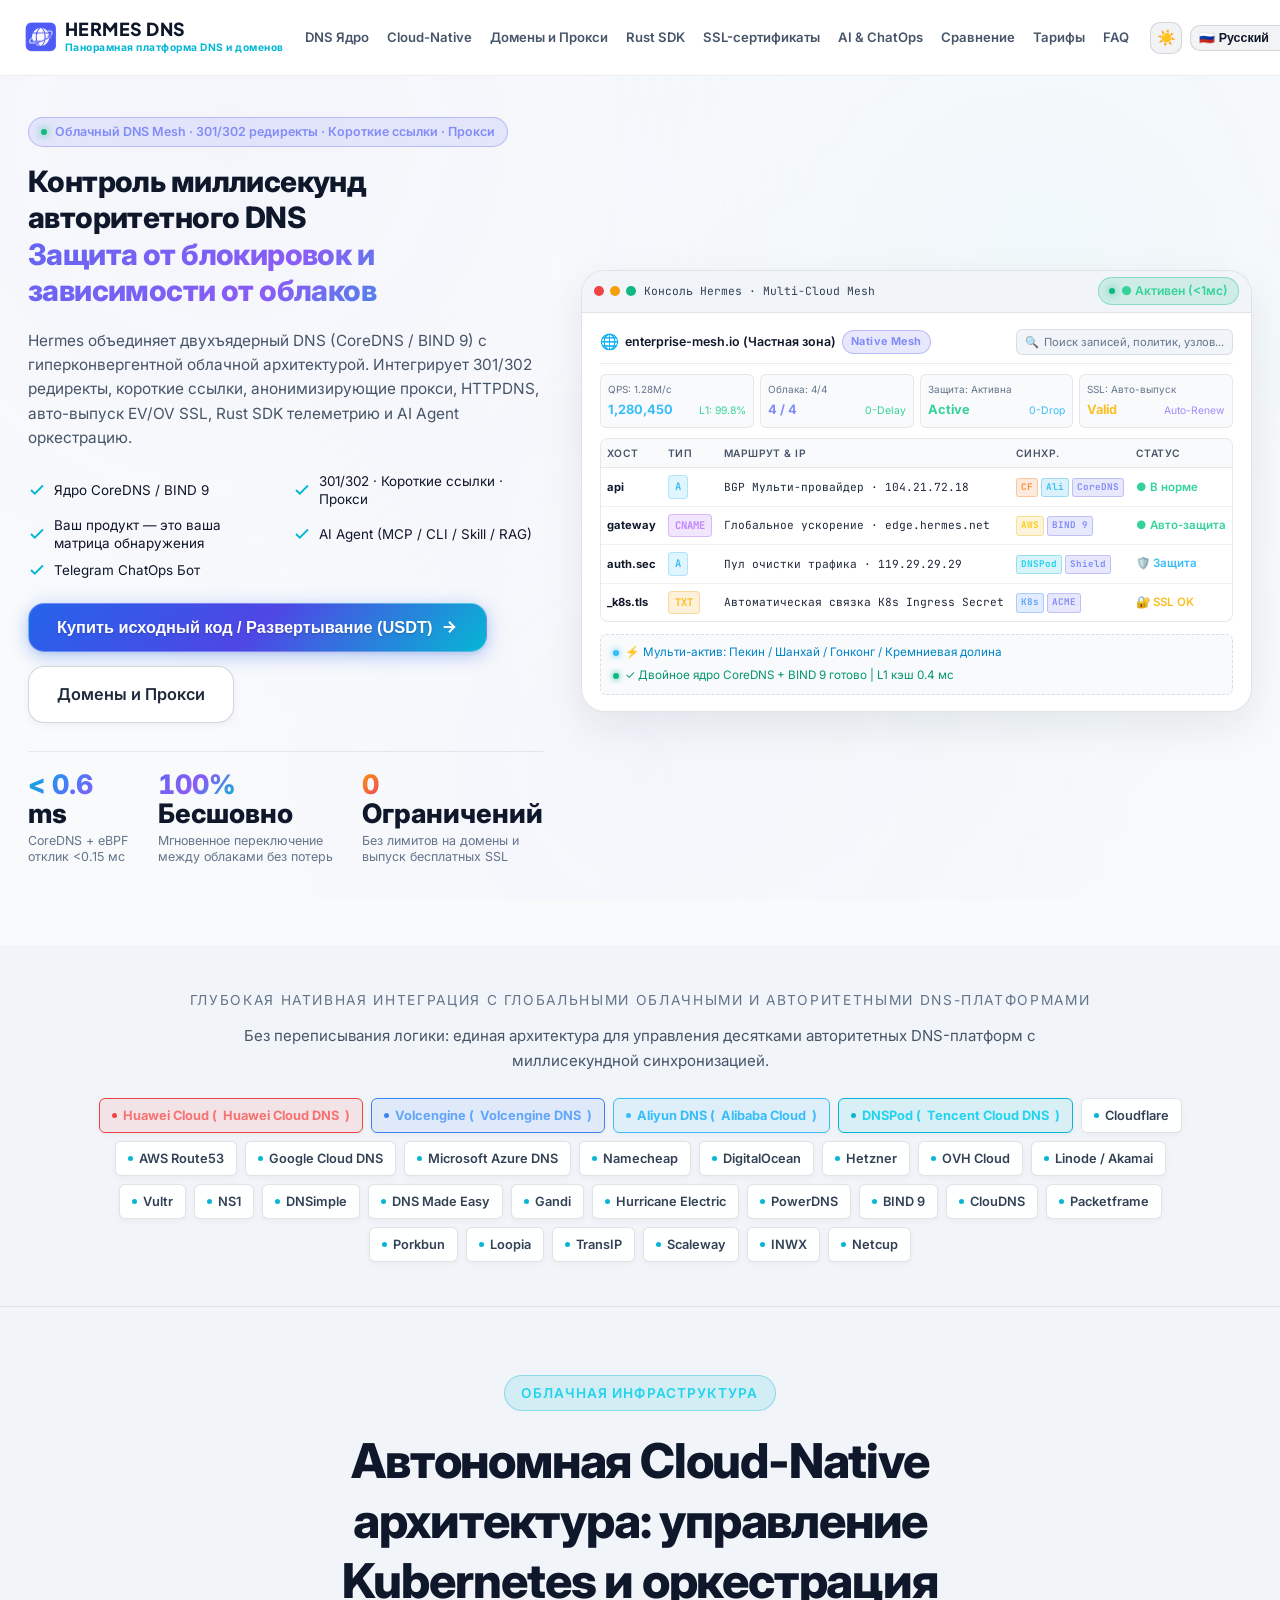
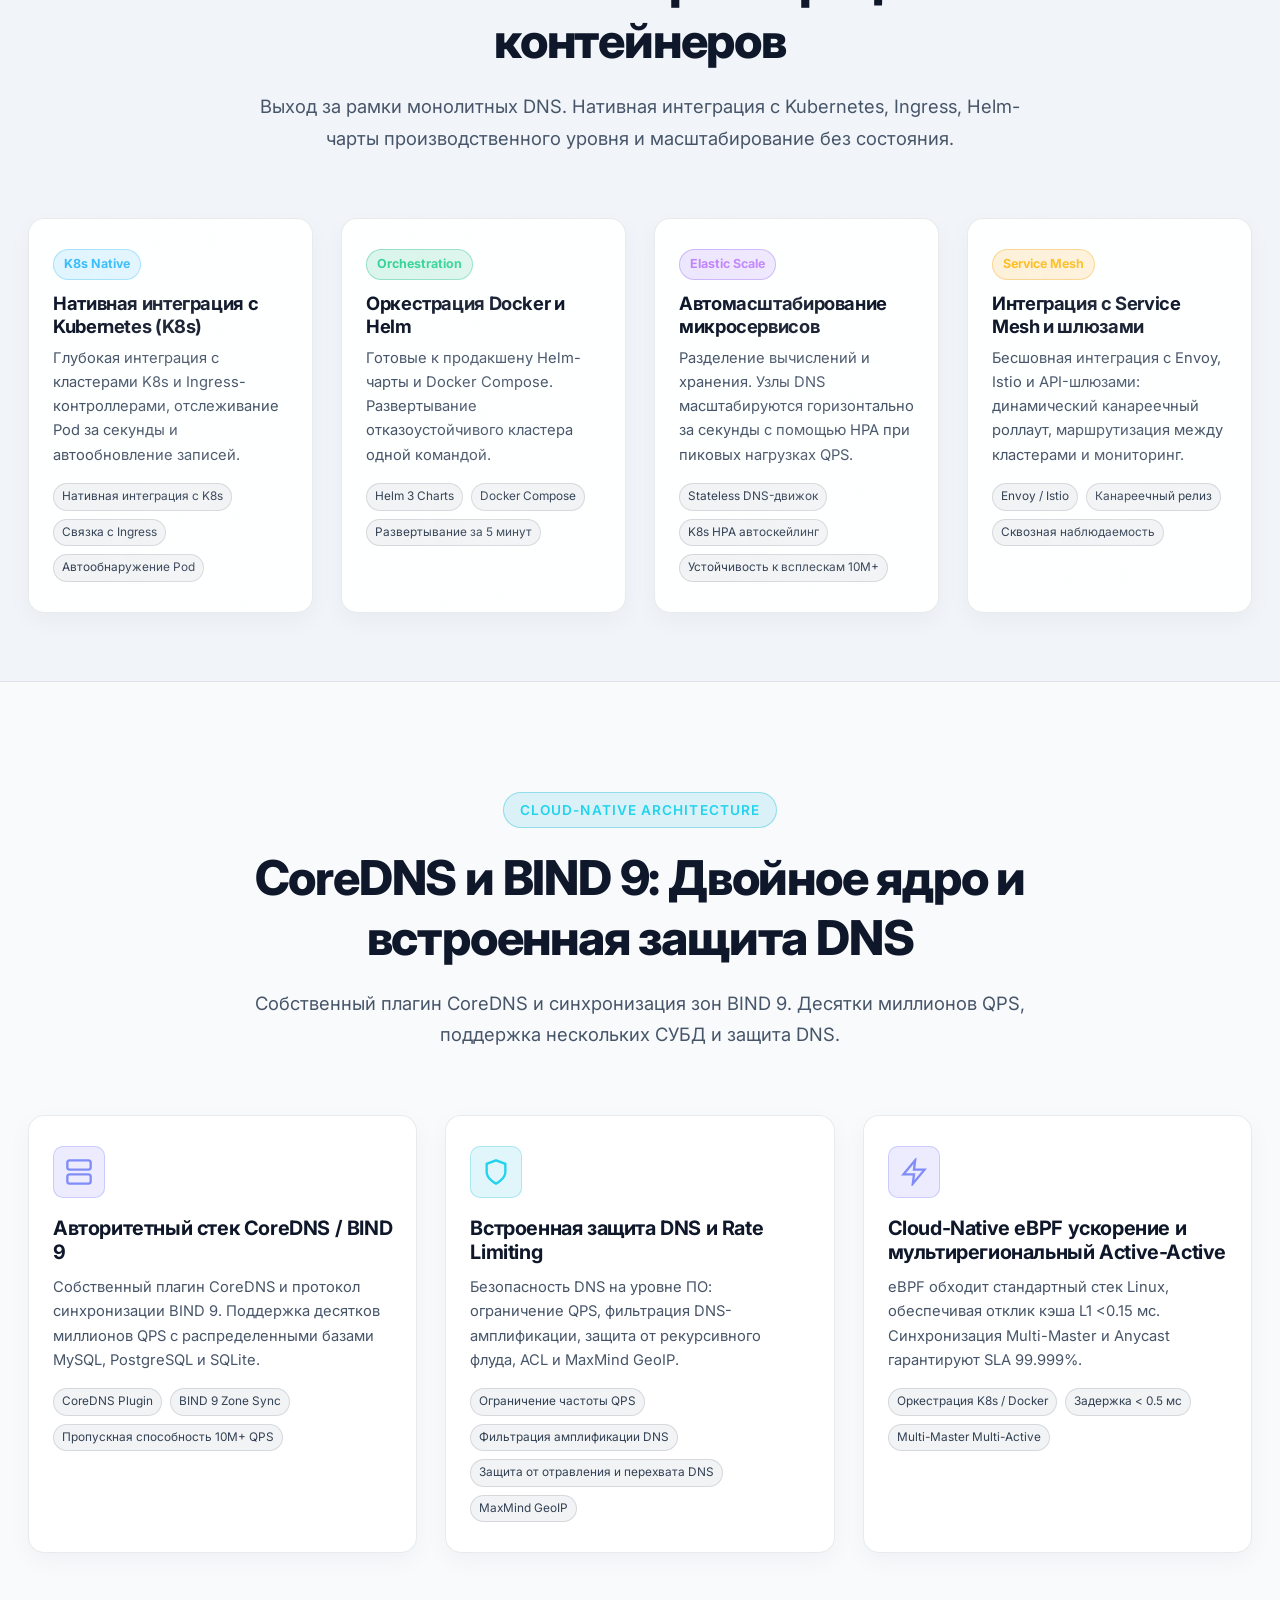
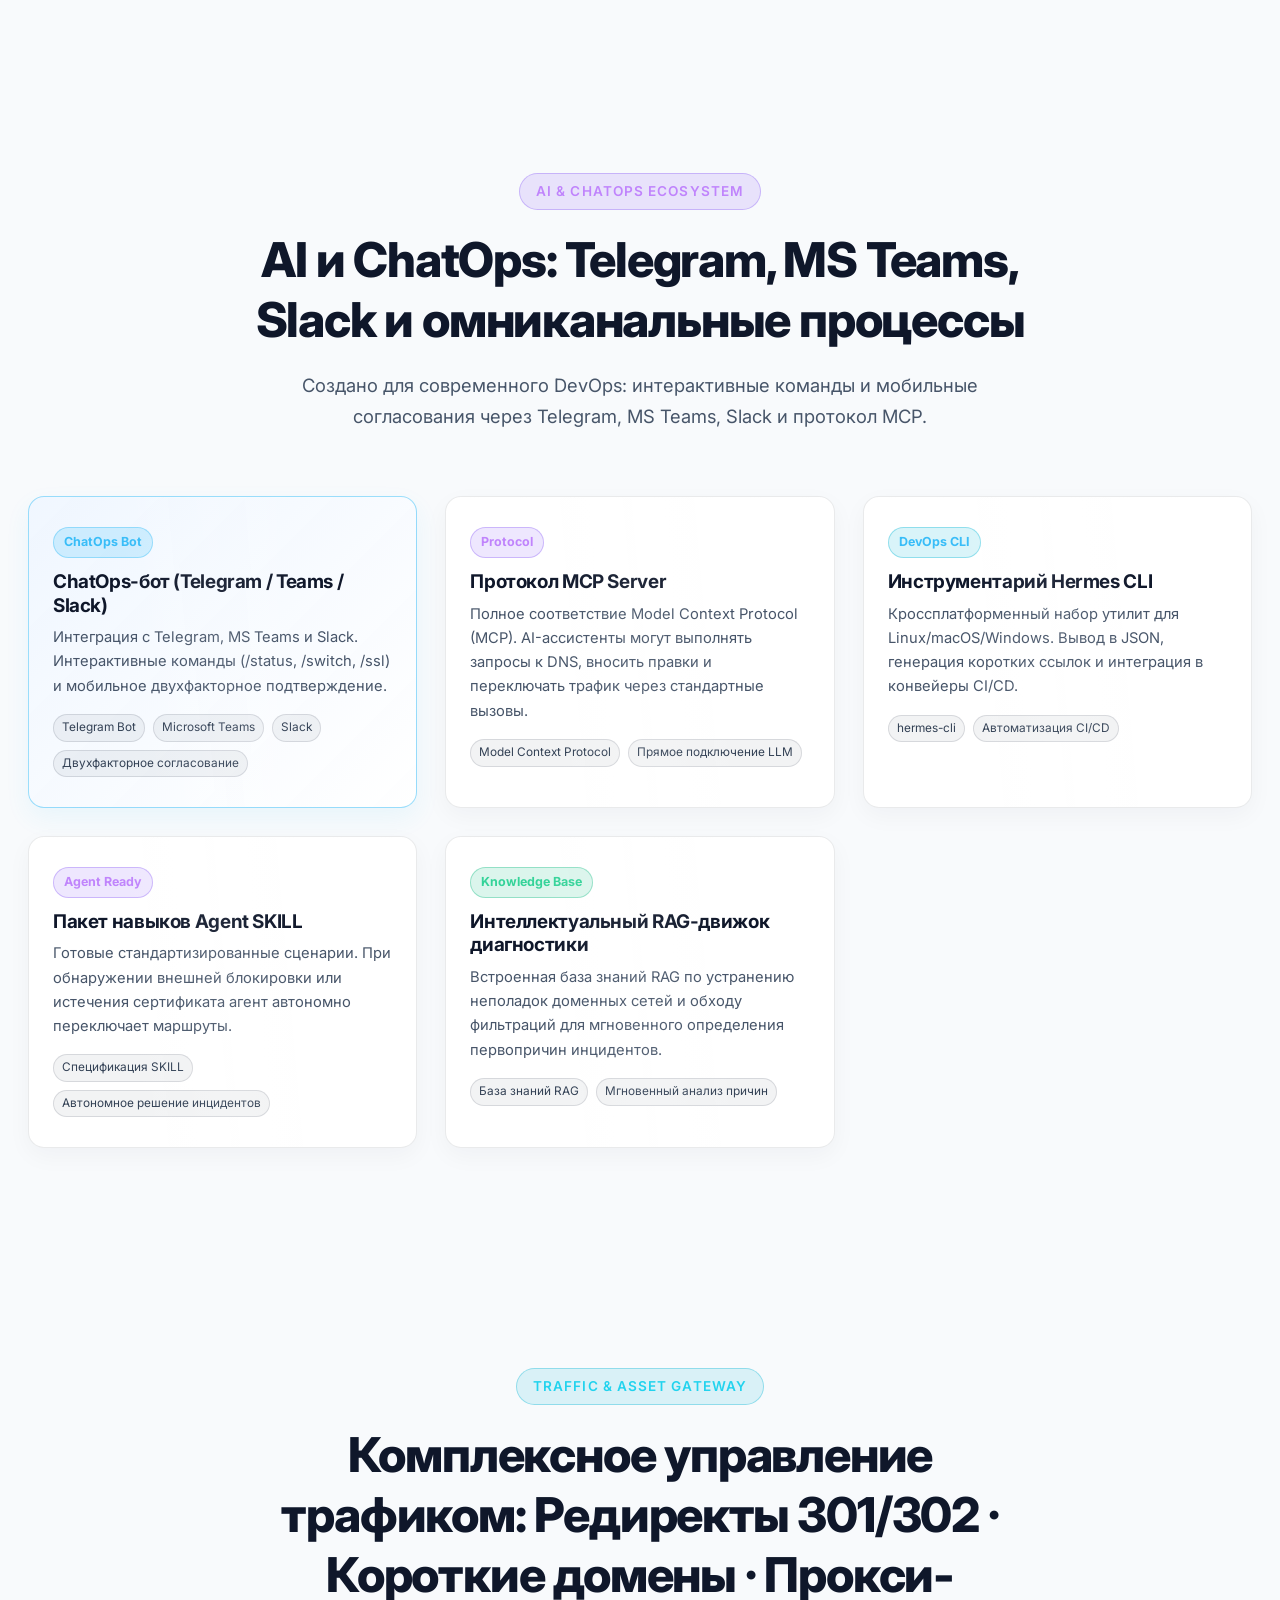
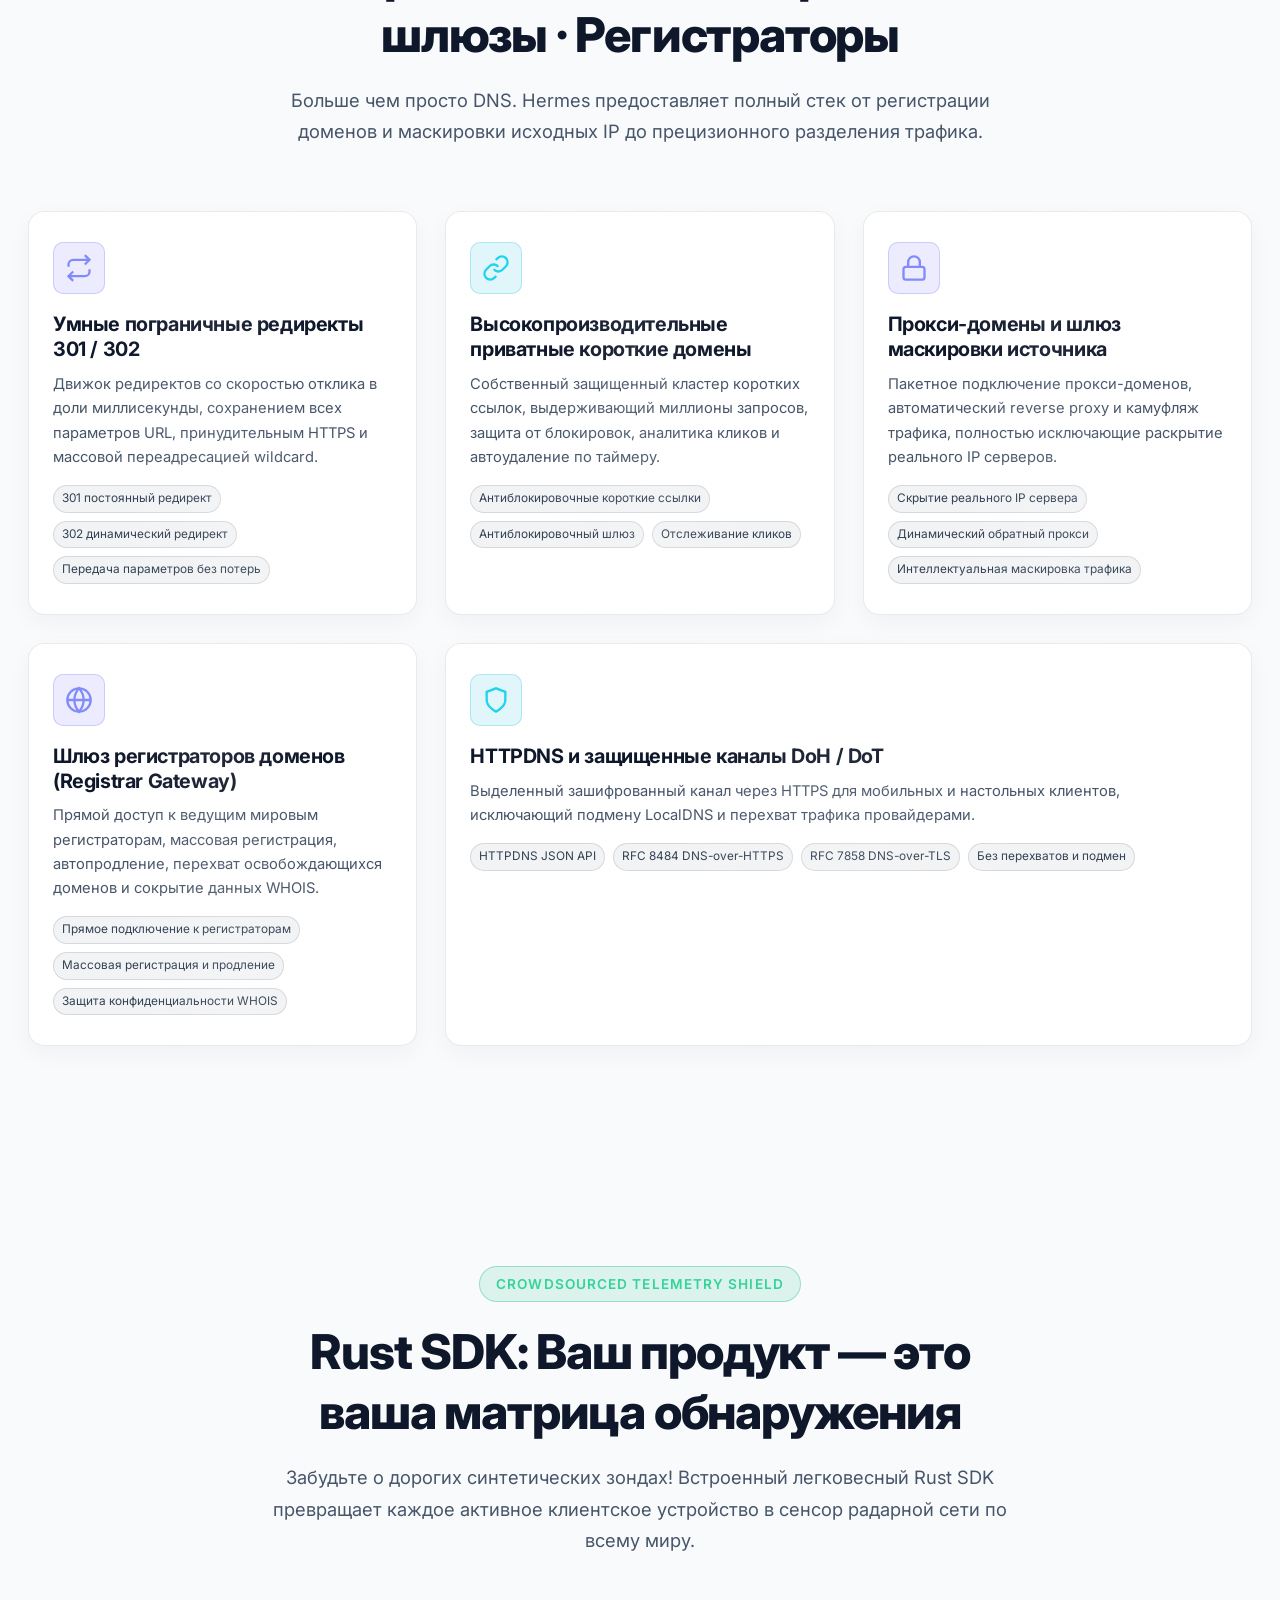
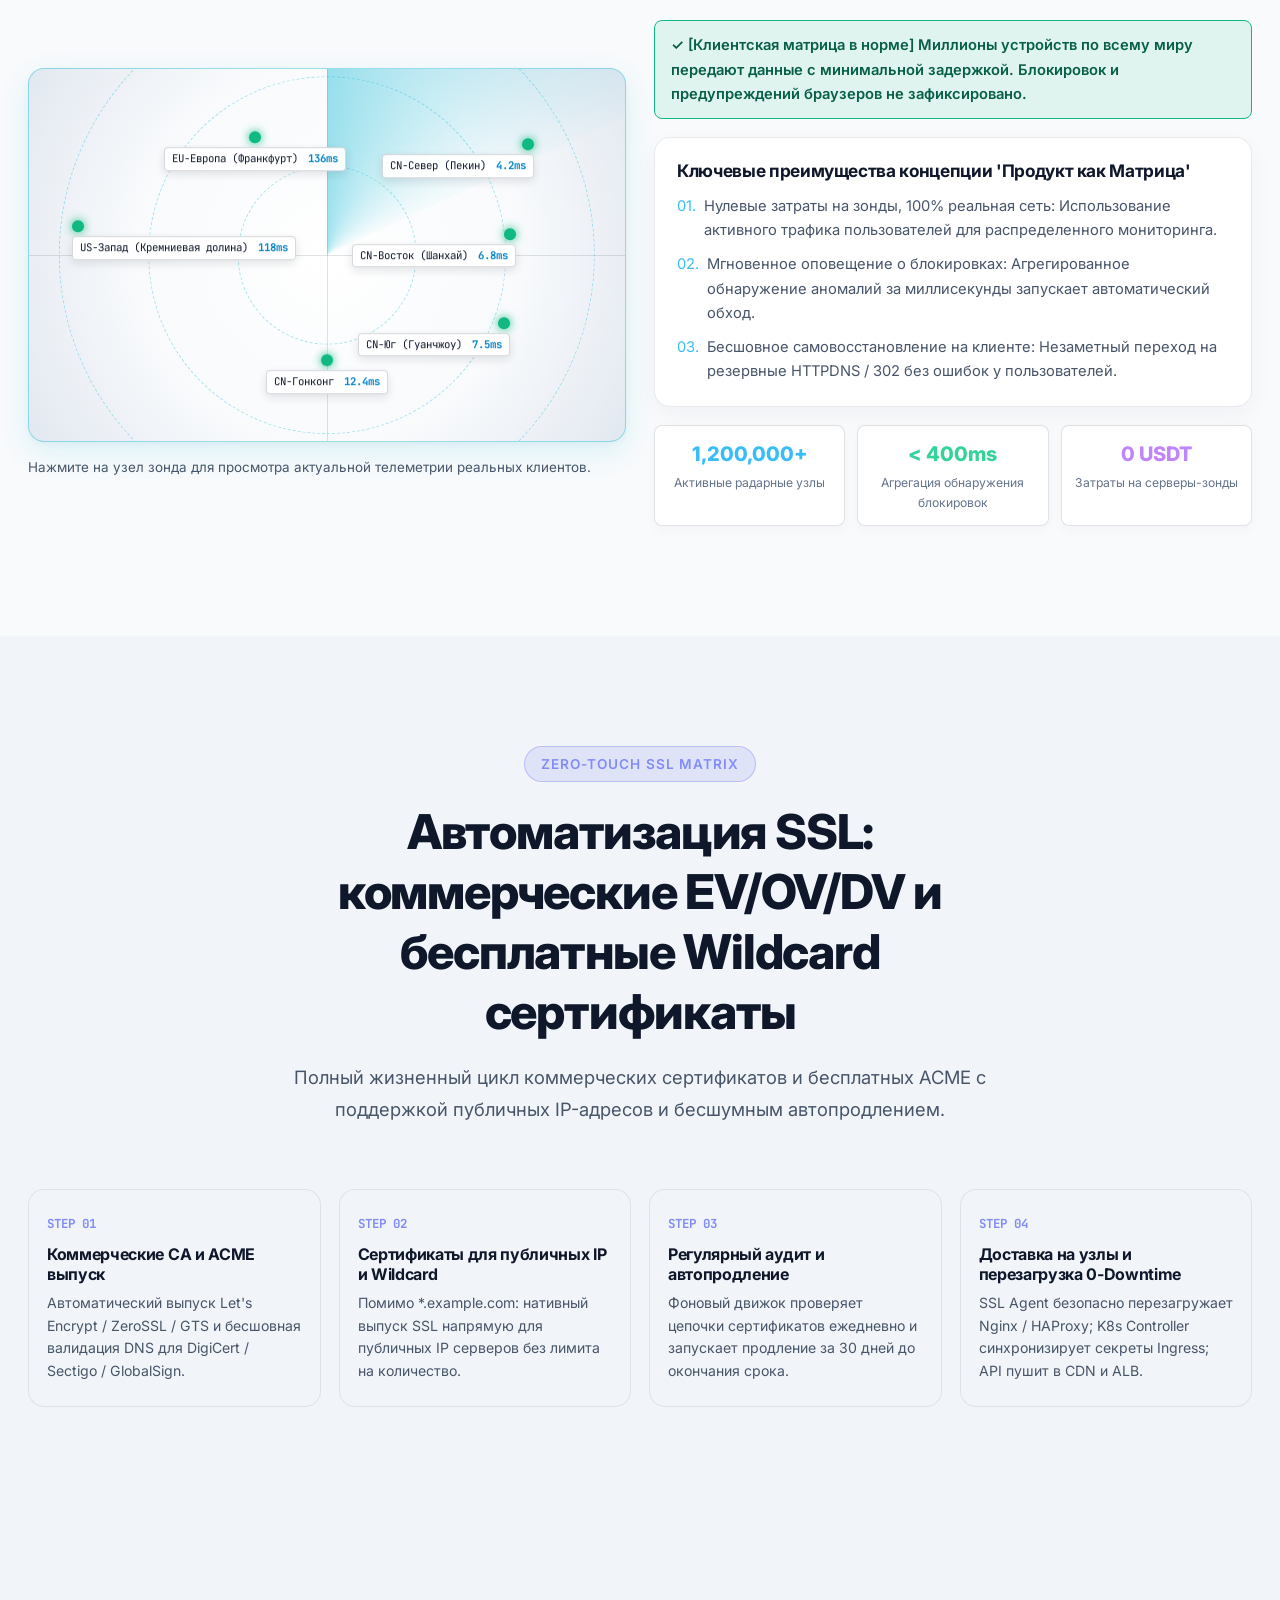
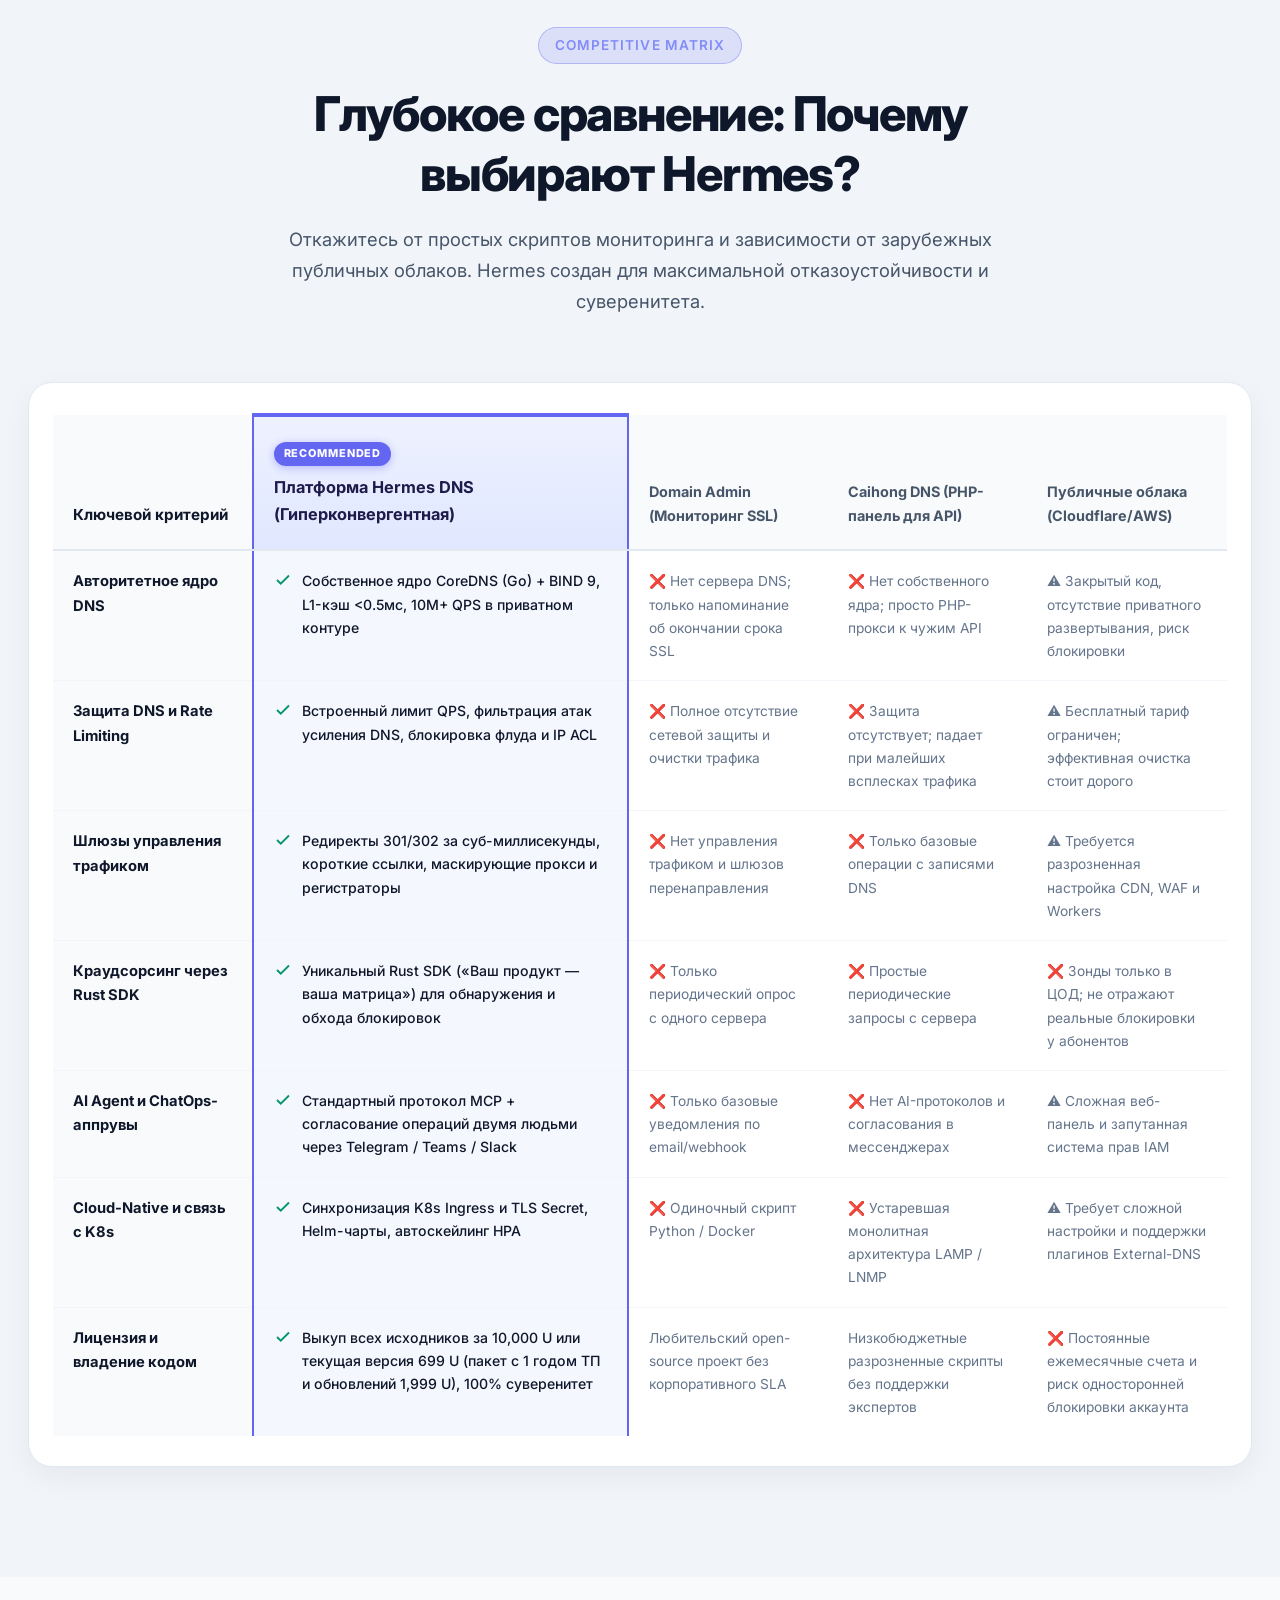
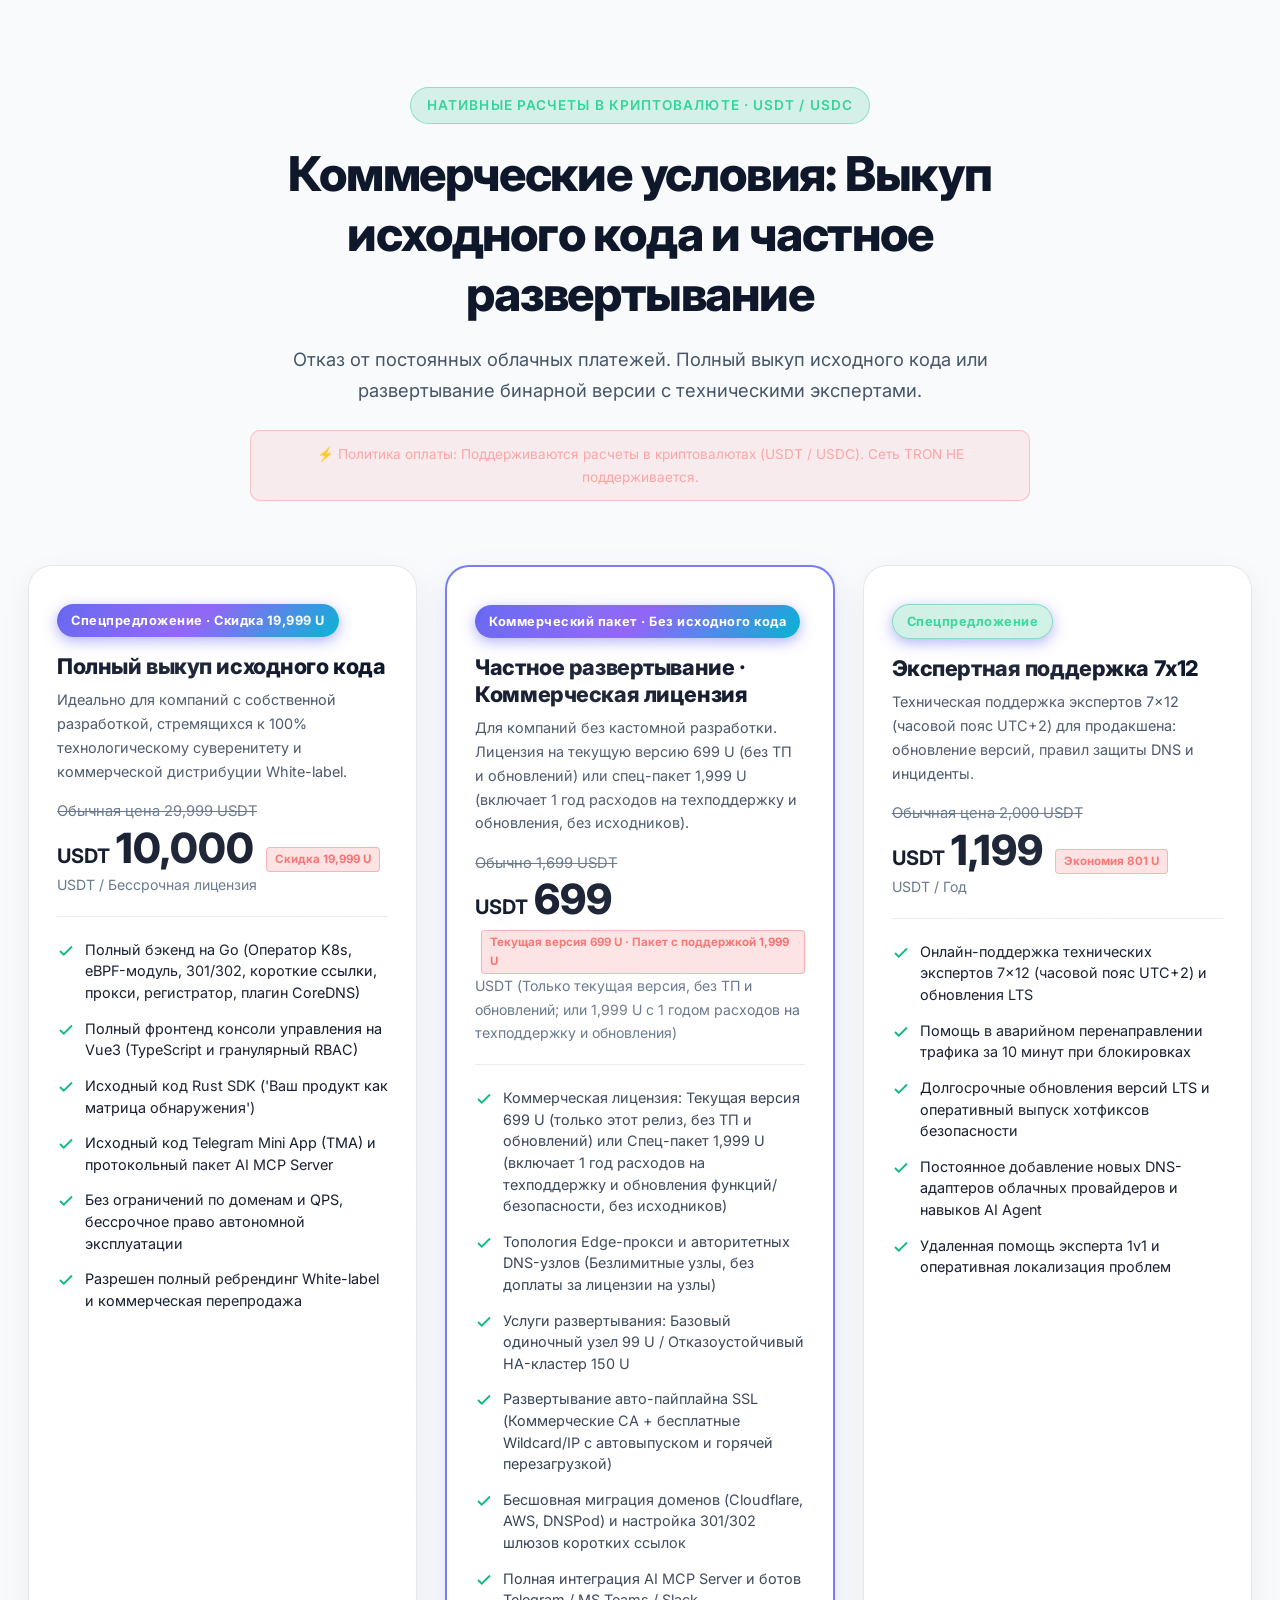
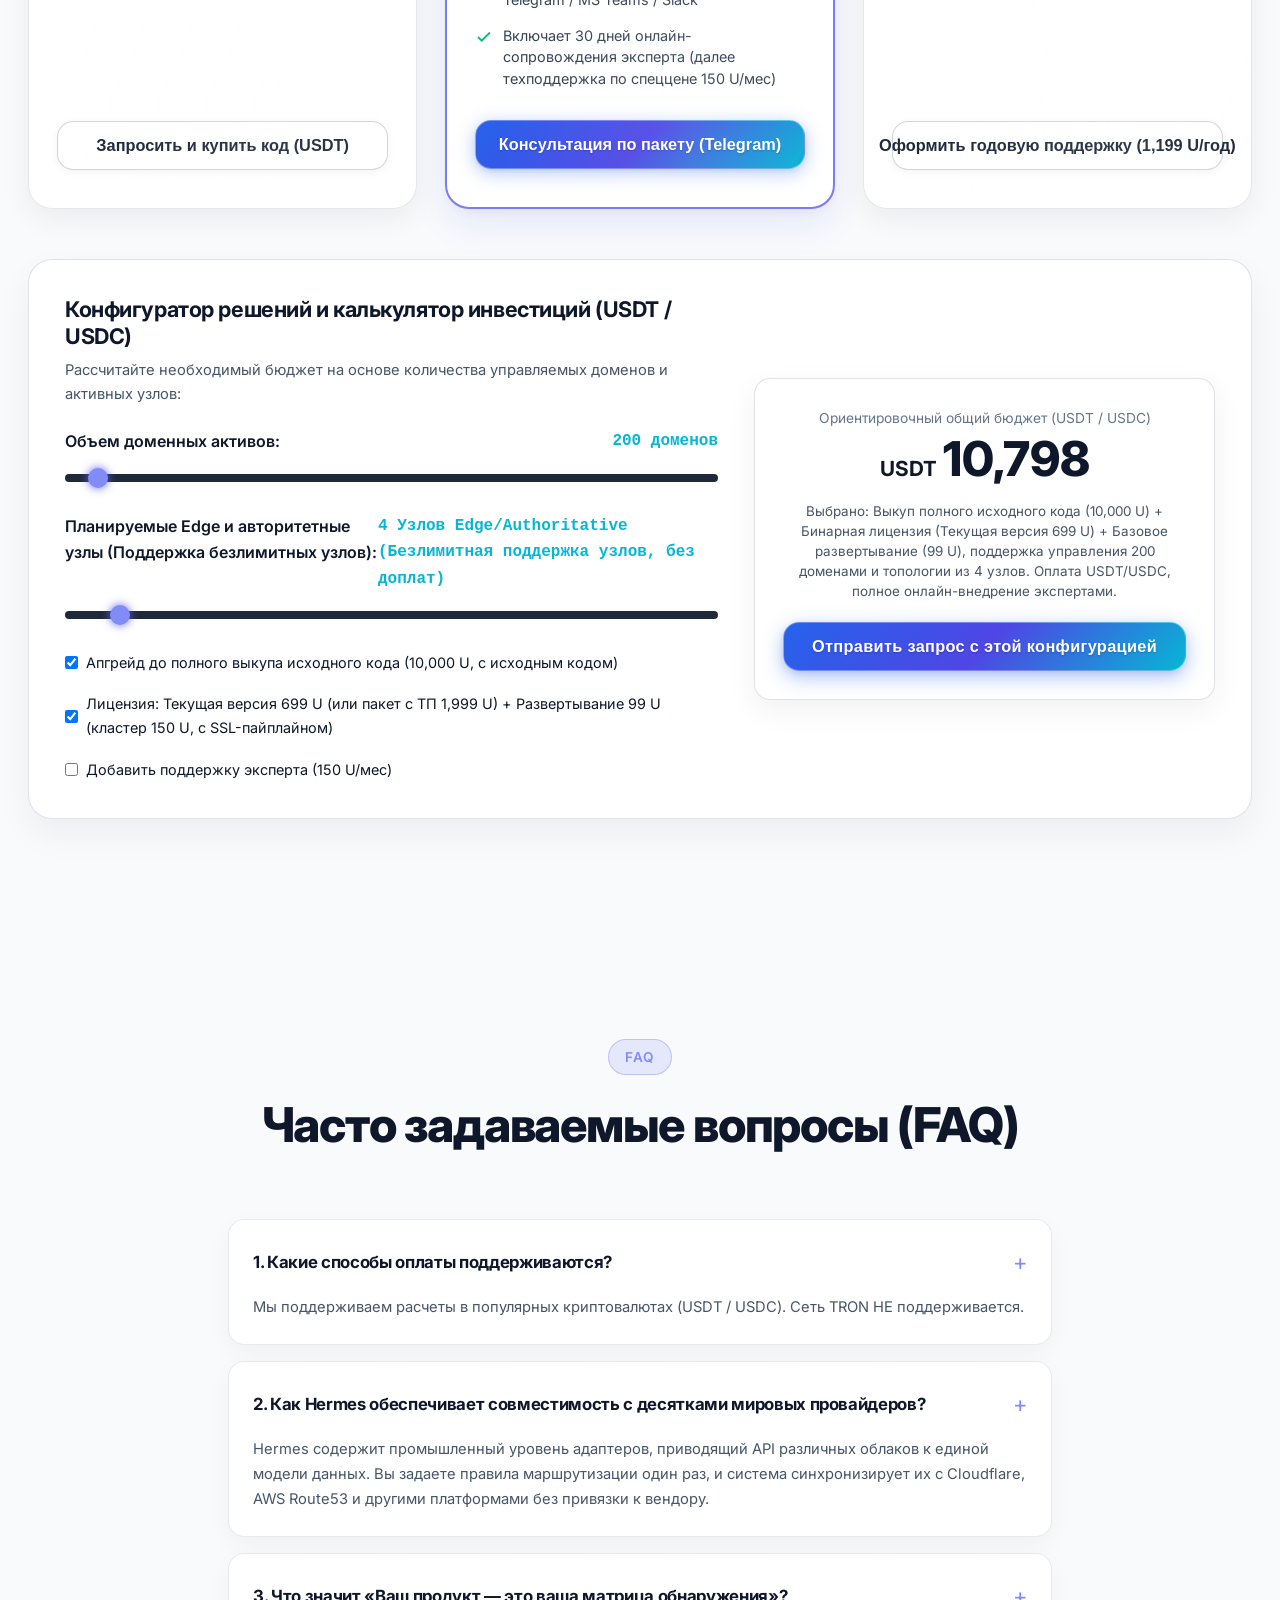
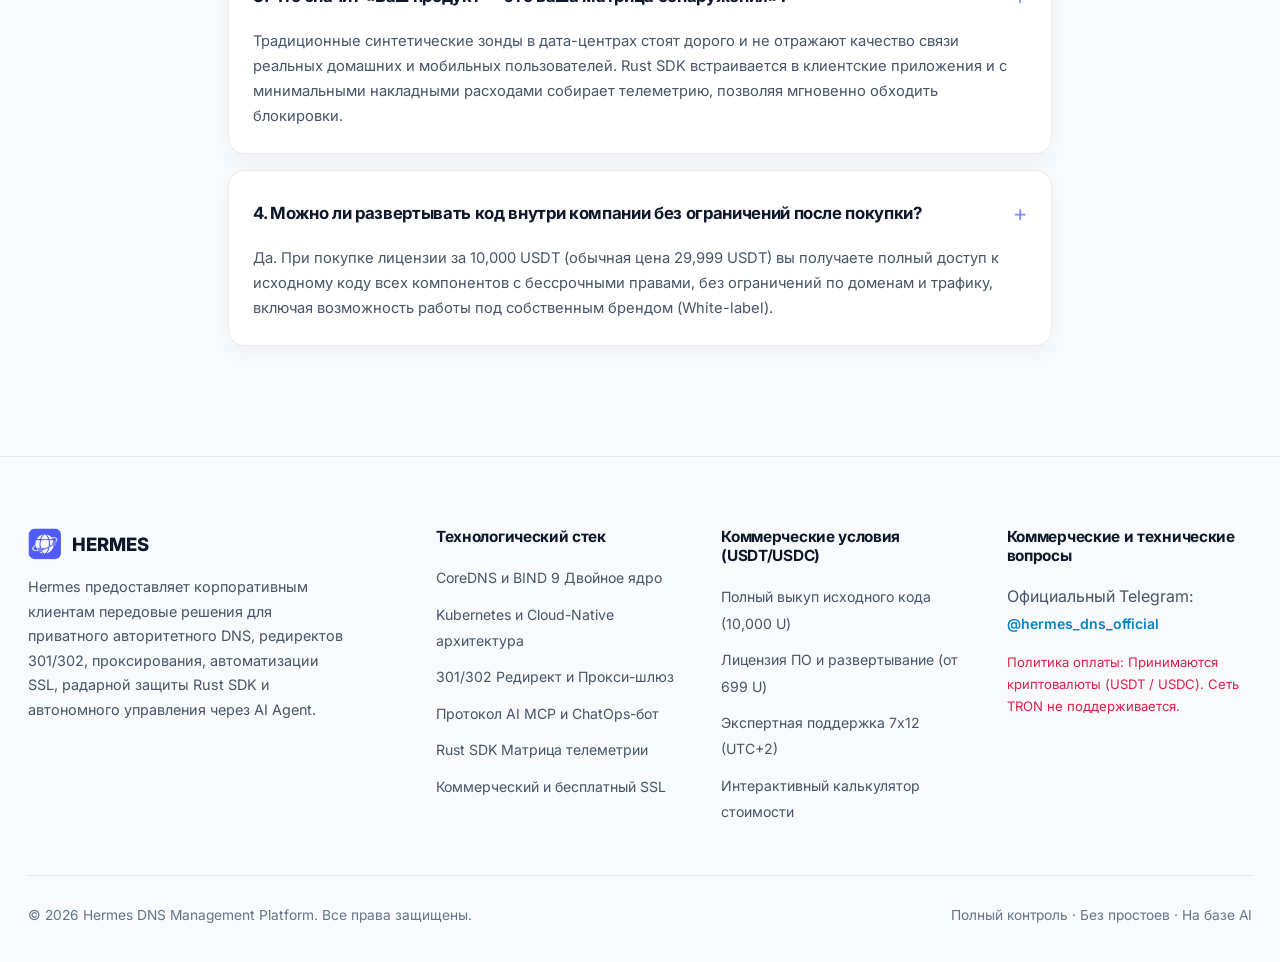
<file: ru/index.html>
<!DOCTYPE html>
<html lang="ru" data-lang="ru" class="lang-non-zh">
<head>
  <meta charset="UTF-8">
  <meta name="viewport" content="width=device-width, initial-scale=1.0">
  <!-- Early Client Adaptive System: Zero-Flicker Theme & Language Initialization -->
  <script>
    (function() {
      try {
        // 1. Theme adaptation
        var savedTheme = localStorage.getItem('hermes_theme');
        var theme = savedTheme;
        if (!theme) {
          theme = (window.matchMedia && window.matchMedia('(prefers-color-scheme: light)').matches) ? 'light' : 'dark';
        }
        document.documentElement.setAttribute('data-theme', theme);

        // 2. Language adaptation
        var currentDocLang = document.documentElement.getAttribute('data-lang');
        var path = (window.location && window.location.pathname) ? window.location.pathname.toLowerCase() : '';
        var pathLang = null;
        var supported = ['zh-tw', 'zh-hk', 'zh', 'en', 'ja', 'ko', 'vi', 'ru', 'es'];
        for (var i = 0; i < supported.length; i++) {
          var sl = supported[i];
          if (path.indexOf('/' + sl + '/') !== -1 || path.indexOf('/' + sl + '.') !== -1 || (path.length >= sl.length && path.slice(-sl.length) === sl)) {
            pathLang = sl;
            break;
          }
        }
        var lang = pathLang || currentDocLang || localStorage.getItem('hermes_lang');
        if (!lang) {
          var navLangs = (navigator.languages && navigator.languages.length) ? navigator.languages : [navigator.language || ''];
          for (var i = 0; i < navLangs.length; i++) {
            var raw = navLangs[i];
            if (!raw) continue;
            var l = raw.toLowerCase().trim();
            if (l === 'zh-tw' || l.indexOf('zh-hant-tw') === 0) { lang = 'zh-tw'; break; }
            if (l === 'zh-hk' || l === 'zh-mo' || l.indexOf('hant') !== -1) { lang = 'zh-hk'; break; }
            if (l === 'zh' || l === 'zh-cn' || l === 'zh-sg' || l.indexOf('zh-hans') === 0 || l.indexOf('zh') === 0) { lang = 'zh'; break; }
            if (l.indexOf('ja') === 0) { lang = 'ja'; break; }
            if (l.indexOf('ko') === 0) { lang = 'ko'; break; }
            if (l.indexOf('vi') === 0) { lang = 'vi'; break; }
            if (l.indexOf('ru') === 0 || l.indexOf('uk') === 0 || l.indexOf('be') === 0 || l.indexOf('kk') === 0) { lang = 'ru'; break; }
            if (l.indexOf('es') === 0) { lang = 'es'; break; }
            if (l.indexOf('en') === 0) { lang = 'en'; break; }
          }
          if (!lang) lang = 'zh';
        }
        document.documentElement.lang = lang;
        document.documentElement.setAttribute('data-lang', lang);
        if (lang.indexOf('zh') === 0) {
          document.documentElement.classList.add('lang-zh');
          document.documentElement.classList.remove('lang-non-zh');
        } else {
          document.documentElement.classList.remove('lang-zh');
          document.documentElement.classList.add('lang-non-zh');
        }
      } catch(e) {}
    })();
  </script>
  <title data-i18n="site_title">Hermes - Корпоративный частный Authoritative DNS и мультиоблачная маршрутизация</title>
  
  <!-- SEO Comprehensive Meta Tags -->
  <meta name="description" content="Hermes — корпоративная авторитетная DNS-платформа с двухъядерной архитектурой CoreDNS/BIND 9, мультиоблачным переключением, автоматизацией SSL, Rust SDK защитой и AI Agent оркестрацией.">
  <meta name="keywords" content="权威DNS, 智能DNS, CoreDNS, BIND9, HTTPDNS, DoH, DoT, 多云DNS切换, 多供应商线路, 千线BGP, 域名托管, SSL自动续费, 商业证书签发, 免费泛域名SSL, Rust SDK, 浏览器红框检测, 防红检测, 被墙逃生, AI Agent, MCP, RAG, EVM USDT">
  <meta name="robots" content="index, follow, max-snippet:-1, max-image-preview:large, max-video-preview:-1">
  <link rel="canonical" href="https://hermes.161616.top/ru/">

  <!-- Alternate Language SEO Tags -->
  <link rel="alternate" hreflang="zh-CN" href="https://hermes.161616.top/zh/">
  <link rel="alternate" hreflang="zh-TW" href="https://hermes.161616.top/zh-tw/">
  <link rel="alternate" hreflang="zh-HK" href="https://hermes.161616.top/zh-hk/">
  <link rel="alternate" hreflang="en" href="https://hermes.161616.top/en/">
  <link rel="alternate" hreflang="ja" href="https://hermes.161616.top/ja/">
  <link rel="alternate" hreflang="ko" href="https://hermes.161616.top/ko/">
  <link rel="alternate" hreflang="vi" href="https://hermes.161616.top/vi/">
  <link rel="alternate" hreflang="ru" href="https://hermes.161616.top/ru/">
  <link rel="alternate" hreflang="es" href="https://hermes.161616.top/es/">
  <link rel="alternate" hreflang="x-default" href="https://hermes.161616.top/">

  <!-- Open Graph / Social SEO -->
  <meta property="og:locale" content="ru_RU">
  <meta property="og:type" content="software">
  <meta property="og:title" content="Hermes - Корпоративный частный Authoritative DNS и мультиоблачная маршрутизация">
  <meta property="og:description" content="Hermes — корпоративная авторитетная DNS-платформа с двухъядерной архитектурой CoreDNS/BIND 9, мультиоблачным переключением, автоматизацией SSL, Rust SDK защитой и AI Agent оркестрацией.">
  <meta property="og:url" content="https://hermes.161616.top/ru/">
  <meta property="og:site_name" content="Hermes Platform">
  <meta property="og:image" content="https://hermes.161616.top/assets/images/logo.png">

  <!-- Twitter Card -->
  <meta name="twitter:card" content="summary_large_image">
  <meta name="twitter:title" content="Hermes - Корпоративный частный Authoritative DNS и мультиоблачная маршрутизация">
  <meta name="twitter:description" content="Hermes — корпоративная авторитетная DNS-платформа с двухъядерной архитектурой CoreDNS/BIND 9, мультиоблачным переключением, автоматизацией SSL, Rust SDK защитой и AI Agent оркестрацией.">
  <meta name="twitter:image" content="https://hermes.161616.top/assets/images/logo.png">

  <!-- Structured Data JSON-LD (Schema.org) for SEO -->
  <script type="application/ld+json">
  {
    "@context": "https://schema.org",
    "@graph": [
      {
        "@type": "SoftwareApplication",
        "name": "Hermes DNS Platform",
        "applicationCategory": "DevOpsApplication",
        "operatingSystem": "Linux, Windows, macOS, Docker, Kubernetes",
        "offers": {
          "@type": "Offer",
          "price": "999",
          "priceCurrency": "USD"
        },
        "description": "Enterprise Private Authoritative DNS, Multi-Cloud Switcher, Commercial SSL Automation, Rust Anti-Red SDK and AI MCP Engine."
      },
      {
        "@type": "Organization",
        "name": "Hermes DNS Management Platform",
        "url": "https://hermes.161616.top",
        "logo": "https://hermes.161616.top/assets/images/logo.png",
        "sameAs": [
          "https://t.me/hermes_dns_official"
        ]
      }
    ]
  }
  </script>

  <!-- Stylesheets -->
  <link rel="stylesheet" href="../assets/css/style.css">
  <link rel="stylesheet" href="../assets/css/components.css">
  <link rel="stylesheet" href="../assets/css/animations.css">
  
  <link rel="icon" type="image/png" href="../assets/images/logo.png">
</head>
<body>

  <!-- ================= 1. HEADER / NAVBAR WITH I18N ================= -->
  <header class="navbar" id="navbar">
    <div class="container navbar-container">
      <a href="#hero" class="brand-logo">
        <img src="../assets/images/logo.png" alt="Hermes DNS Platform" class="brand-logo-img">
        <div class="brand-text-box">
          <span class="brand-name">HERMES DNS</span>
          <span class="brand-sub" data-i18n="brand_sub">Панорамная платформа DNS и доменов</span>
        </div>
      </a>

      <!-- Streamlined Navigation to prevent overlap in any language -->
      <nav class="nav-links">
        <a href="#authoritative-core" class="nav-link" data-i18n="nav_arch">DNS Ядро</a>
        <a href="#cloud-native" class="nav-link" data-i18n="nav_cloud">Cloud-Native</a>
        <a href="#domain-matrix" class="nav-link" data-i18n="nav_domain_matrix">Домены и Прокси</a>
        <a href="#rust-sdk" class="nav-link" data-i18n="nav_rust">Rust SDK</a>
        <a href="#ssl-pipeline" class="nav-link" data-i18n="nav_ssl">SSL-сертификаты</a>
        <a href="#ai-ecosystem" class="nav-link" data-i18n="nav_chatops">AI & ChatOps</a>
        <a href="#comparison" class="nav-link" data-i18n="nav_comparison">Сравнение</a>
        <a href="#pricing" class="nav-link" data-i18n="nav_pricing">Тарифы</a>
        <a href="#faq" class="nav-link" data-i18n="nav_faq">FAQ</a>
      </nav>

      <div class="nav-actions">
        <!-- Light / Dark Theme Switcher Button -->
        <button class="theme-toggle-btn" id="theme-toggle-btn" aria-label="Toggle Theme" title="切换深色/浅色模式">🌙</button>

        <!-- Compact Language Switcher (9 Languages) -->
        <div class="lang-selector-box">
          <select class="lang-select" id="lang-select" aria-label="Language Selector">
            <option value="zh">🇨🇳 简体中文</option>
            <option value="zh-tw">🇹🇼 繁體中文</option>
            <option value="zh-hk">🇭🇰 粵語</option>
            <option value="en">🇺🇸 English</option>
            <option value="ja">🇯🇵 日本語</option>
            <option value="ko">🇰🇷 한국어</option>
            <option value="vi">🇻🇳 Tiếng Việt</option>
            <option value="ru" selected>🇷🇺 Русский</option>
            <option value="es">🇪🇸 Español</option>
          </select>
        </div>

        <button class="btn btn-primary btn-sm btn-trigger-inquiry" data-plan="官网导航咨询">
          <span data-i18n="nav_inquiry_btn">Консультация</span>
        </button>
      </div>

      <button class="mobile-toggle" aria-label="Toggle Menu">
        <svg width="24" height="24" viewBox="0 0 24 24" fill="none" stroke="currentColor" stroke-width="2">
          <line x1="3" y1="12" x2="21" y2="12"></line>
          <line x1="3" y1="6" x2="21" y2="6"></line>
          <line x1="3" y1="18" x2="21" y2="18"></line>
        </svg>
      </button>
    </div>
  </header>

  <!-- ================= 2. HERO SECTION ================= -->
  <section class="hero-section" id="hero">
    <div class="container hero-grid">
      
      <div class="hero-content">
        <div class="hero-tag">
          <span class="status-dot"></span>
          <span data-i18n="hero_tag">Облачный DNS Mesh · 301/302 редиректы · Короткие ссылки · Прокси</span>
        </div>

        <h1 class="hero-title">
          <span data-i18n="hero_title_1">Контроль миллисекунд авторитетного DNS</span><br class="hero-title-br">
          <span class="text-gradient" data-i18n="hero_title_2">Защита от блокировок и зависимости от облаков</span>
        </h1>

        <p class="hero-desc" data-i18n="hero_desc">Hermes объединяет двухъядерный DNS (CoreDNS / BIND 9) с гиперконвергентной облачной архитектурой. Интегрирует 301/302 редиректы, короткие ссылки, анонимизирующие прокси, HTTPDNS, авто-выпуск EV/OV SSL, Rust SDK телеметрию и AI Agent оркестрацию.</p>

        <div class="hero-highlights">
          <div class="highlight-item">
            <svg width="18" height="18" viewBox="0 0 24 24" fill="none" stroke="currentColor" stroke-width="2.5"><polyline points="20 6 9 17 4 12"></polyline></svg>
            <span data-i18n="badge_coredns">Ядро CoreDNS / BIND 9</span>
          </div>
          <div class="highlight-item">
            <svg width="18" height="18" viewBox="0 0 24 24" fill="none" stroke="currentColor" stroke-width="2.5"><polyline points="20 6 9 17 4 12"></polyline></svg>
            <span data-i18n="badge_matrix">301/302 · Короткие ссылки · Прокси</span>
          </div>
          <div class="highlight-item">
            <svg width="18" height="18" viewBox="0 0 24 24" fill="none" stroke="currentColor" stroke-width="2.5"><polyline points="20 6 9 17 4 12"></polyline></svg>
            <span data-i18n="badge_rust">Ваш продукт — это ваша матрица обнаружения</span>
          </div>
          <div class="highlight-item">
            <svg width="18" height="18" viewBox="0 0 24 24" fill="none" stroke="currentColor" stroke-width="2.5"><polyline points="20 6 9 17 4 12"></polyline></svg>
            <span data-i18n="badge_ai">AI Agent (MCP / CLI / Skill / RAG)</span>
          </div>
          <div class="highlight-item">
            <svg width="18" height="18" viewBox="0 0 24 24" fill="none" stroke="currentColor" stroke-width="2.5"><polyline points="20 6 9 17 4 12"></polyline></svg>
            <span data-i18n="badge_chatops">Telegram ChatOps Бот</span>
          </div>
        </div>

        <div class="hero-actions">
          <button class="btn btn-primary btn-lg btn-trigger-inquiry" data-plan="首屏商业购买意向">
            <span data-i18n="hero_btn_buy">Купить исходный код / Развертывание (USDT)</span>
            <svg width="18" height="18" viewBox="0 0 24 24" fill="none" stroke="currentColor" stroke-width="2.5"><line x1="5" y1="12" x2="19" y2="12"></line><polyline points="12 5 19 12 12 19"></polyline></svg>
          </button>
          <a href="#domain-matrix" class="btn btn-secondary btn-lg">
            <span data-i18n="nav_domain_matrix">Домены и Прокси</span>
          </a>
        </div>

        <div class="hero-metrics">
          <div class="metric-item">
            <div class="metric-num"><span class="text-gradient-cyan">&lt; 0.6</span> ms</div>
            <div class="metric-label" data-i18n="metric_latency">CoreDNS + eBPF отклик <0.15 мс</div>
          </div>
          <div class="metric-item">
            <div class="metric-num"><span class="text-gradient">100%</span> <span data-i18n="metric_seamless">Бесшовно</span></div>
            <div class="metric-label" data-i18n="metric_switch">Мгновенное переключение между облаками без потерь</div>
          </div>
          <div class="metric-item">
            <div class="metric-num"><span class="text-gradient-gold">0</span> <span data-i18n="metric_limits">Ограничений</span></div>
            <div class="metric-label" data-i18n="metric_zero">Без лимитов на домены и выпуск бесплатных SSL</div>
          </div>
        </div>
      </div>

      <!-- Hero Right Dashboard (Header Overlap & i18n fixed) -->
      <div class="hero-visual">
        <div class="dashboard-mock float-anim">
          <div class="window-header">
            <div class="window-dots">
              <span></span><span></span><span></span>
            </div>
            <div class="window-title" data-i18n="console_win_title">Консоль Hermes · Multi-Cloud Mesh</div>
            <span class="status-pill"><span class="status-dot"></span> <span data-i18n="console_win_status">● Активен (<1мс)</span></span>
          </div>

          <div class="window-body">
            <!-- Console Topbar with Zone breadcrumb and filter -->
            <div class="console-topbar">
              <div class="console-breadcrumb">
                <span style="font-size: 0.95rem;">🌐</span>
                <span data-i18n="console_zone_name">enterprise-mesh.io (Частная зона)</span>
                <span class="zone-badge">Native Mesh</span>
              </div>
              <div class="console-search-box">
                <span>🔍</span>
                <span data-i18n="console_search_hint">Поиск записей, политик, узлов...</span>
              </div>
            </div>

            <!-- Console Metrics Cards (4 compact cards) -->
            <div class="console-metrics-row">
              <div class="console-metric-item">
                <div class="metric-lbl" data-i18n="console_stat_qps">QPS: 1.28M/c</div>
                <div class="metric-val" style="color: #38bdf8;">1,280,450 <span style="font-size: 0.65rem; color: #34d399; font-weight: normal;">L1: 99.8%</span></div>
              </div>
              <div class="console-metric-item">
                <div class="metric-lbl" data-i18n="console_stat_sync">Облака: 4/4</div>
                <div class="metric-val" style="color: #818cf8;">4 / 4 <span style="font-size: 0.65rem; color: #34d399; font-weight: normal;">0-Delay</span></div>
              </div>
              <div class="console-metric-item">
                <div class="metric-lbl" data-i18n="console_stat_defense">Защита: Активна</div>
                <div class="metric-val" style="color: #34d399;">Active <span style="font-size: 0.65rem; color: #38bdf8; font-weight: normal;">0-Drop</span></div>
              </div>
              <div class="console-metric-item">
                <div class="metric-lbl" data-i18n="console_stat_ssl">SSL: Авто-выпуск</div>
                <div class="metric-val" style="color: #fbbf24;">Valid <span style="font-size: 0.65rem; color: #a78bfa; font-weight: normal;">Auto-Renew</span></div>
              </div>
            </div>

            <!-- Authentic Live DNS Records Data Table (真实的 DNS 生产级解析记录管理表) -->
            <div class="console-records-table-wrapper">
              <table class="console-records-table">
                <thead>
                  <tr>
                    <th style="width: 16%;" data-i18n="console_th_host">ХОСТ</th>
                    <th style="width: 12%;" data-i18n="console_th_type">ТИП</th>
                    <th style="width: 34%;" data-i18n="console_th_line">МАРШРУТ & IP</th>
                    <th style="width: 20%;" data-i18n="console_th_sync">СИНХР.</th>
                    <th style="width: 18%;" data-i18n="console_th_status">СТАТУС</th>
                  </tr>
                </thead>
                <tbody>
                  <tr>
                    <td><strong style="color: #ffffff;">api</strong></td>
                    <td><span class="rec-type-badge rec-a">A</span></td>
                    <td><span style="font-family: 'JetBrains Mono', monospace; color: #e2e8f0;" data-i18n="console_r1_line">BGP Мульти-провайдер · 104.21.72.18</span></td>
                    <td>
                      <span class="sync-tag sync-cf">CF</span>
                      <span class="sync-tag sync-ali">Ali</span>
                      <span class="sync-tag sync-mesh">CoreDNS</span>
                    </td>
                    <td><span class="rec-status-ok" data-i18n="console_r1_status">● В норме</span></td>
                  </tr>

                  <tr>
                    <td><strong style="color: #ffffff;">gateway</strong></td>
                    <td><span class="rec-type-badge rec-cname">CNAME</span></td>
                    <td><span style="font-family: 'JetBrains Mono', monospace; color: #e2e8f0;" data-i18n="console_r2_line">Глобальное ускорение · edge.hermes.net</span></td>
                    <td>
                      <span class="sync-tag sync-aws">AWS</span>
                      <span class="sync-tag sync-mesh">BIND 9</span>
                    </td>
                    <td><span class="rec-status-ok" data-i18n="console_r2_status">● Авто-защита</span></td>
                  </tr>

                  <tr>
                    <td><strong style="color: #ffffff;">auth.sec</strong></td>
                    <td><span class="rec-type-badge rec-a">A</span></td>
                    <td><span style="font-family: 'JetBrains Mono', monospace; color: #e2e8f0;" data-i18n="console_r3_line">Пул очистки трафика · 119.29.29.29</span></td>
                    <td>
                      <span class="sync-tag sync-pod">DNSPod</span>
                      <span class="sync-tag sync-mesh">Shield</span>
                    </td>
                    <td><span class="rec-status-shield" data-i18n="console_r3_status">🛡️ Защита</span></td>
                  </tr>

                  <tr>
                    <td><strong style="color: #ffffff;">_k8s.tls</strong></td>
                    <td><span class="rec-type-badge rec-txt">TXT</span></td>
                    <td><span style="font-family: 'JetBrains Mono', monospace; color: #e2e8f0;" data-i18n="console_r4_line">Автоматическая связка K8s Ingress Secret</span></td>
                    <td>
                      <span class="sync-tag sync-k8s">K8s</span>
                      <span class="sync-tag sync-mesh">ACME</span>
                    </td>
                    <td><span class="rec-status-ssl" data-i18n="console_r4_status">🔐 SSL OK</span></td>
                  </tr>
                </tbody>
              </table>
            </div>

            <!-- Real-time Cluster Telemetry Status Bar -->
            <div class="console-footer-bar">
              <div class="console-footer-line1">
                <span class="status-dot-sm" style="background:#38bdf8; box-shadow:0 0 6px #38bdf8;"></span>
                <span data-i18n="console_footer_sync">⚡ Мульти-актив: Пекин / Шанхай / Гонконг / Кремниевая долина</span>
              </div>
              <div class="console-footer-line2">
                <span class="status-dot-sm" style="background:#10b981; box-shadow:0 0 6px #10b981;"></span>
                <span data-i18n="console_footer_engine">✓ Двойное ядро CoreDNS + BIND 9 готово | L1 кэш 0.4 мс</span>
              </div>
            </div>

          </div>
        </div>
      </div>

    </div>
  </section>

  <!-- ================= 3. GLOBAL PROVIDER SHOWCASE ================= -->
  <section class="section-alt" style="padding: 44px 0; border-bottom: 1px solid var(--border-subtle);">
    <div class="container" style="text-align: center;">
      <div style="font-size: 0.86rem; color: var(--text-muted); text-transform: uppercase; letter-spacing: 0.12em; margin-bottom: 12px;" data-i18n="provider_title">Глубокая нативная интеграция с глобальными облачными и авторитетными DNS-платформами</div>
      <p style="font-size: 0.94rem; color: var(--text-secondary); max-width: 820px; margin: 0 auto 24px auto;" data-i18n="provider_desc">Без переписывания логики: единая архитектура для управления десятками авторитетных DNS-платформ с миллисекундной синхронизацией.</p>

      <div class="provider-wall">
        <span class="provider-chip" style="border-color: #ef4444; background: rgba(239, 68, 68, 0.1); color: #f87171; font-weight: 700;"><span class="chip-dot" style="background:#ef4444;"></span>Huawei Cloud (<span data-i18n="prov_huawei">Huawei Cloud DNS</span>)</span>
        <span class="provider-chip" style="border-color: #3b82f6; background: rgba(59, 130, 246, 0.1); color: #60a5fa; font-weight: 700;"><span class="chip-dot" style="background:#3b82f6;"></span>Volcengine (<span data-i18n="prov_volc">Volcengine DNS</span>)</span>
        <span class="provider-chip" style="border-color: #38bdf8; background: rgba(56, 189, 248, 0.1); color: #38bdf8; font-weight: 700;"><span class="chip-dot" style="background:#38bdf8;"></span>Aliyun DNS (<span data-i18n="prov_aliyun">Alibaba Cloud</span>)</span>
        <span class="provider-chip" style="border-color: #06b6d4; background: rgba(6, 182, 212, 0.1); color: #22d3ee; font-weight: 700;"><span class="chip-dot" style="background:#06b6d4;"></span>DNSPod (<span data-i18n="prov_tencent">Tencent Cloud DNS</span>)</span>
        <span class="provider-chip"><span class="chip-dot"></span>Cloudflare</span>
        <span class="provider-chip"><span class="chip-dot"></span>AWS Route53</span>
        <span class="provider-chip"><span class="chip-dot"></span>Google Cloud DNS</span>
        <span class="provider-chip"><span class="chip-dot"></span>Microsoft Azure DNS</span>
        <span class="provider-chip"><span class="chip-dot"></span>Namecheap</span>
        <span class="provider-chip"><span class="chip-dot"></span>DigitalOcean</span>
        <span class="provider-chip"><span class="chip-dot"></span>Hetzner</span>
        <span class="provider-chip"><span class="chip-dot"></span>OVH Cloud</span>
        <span class="provider-chip"><span class="chip-dot"></span>Linode / Akamai</span>
        <span class="provider-chip"><span class="chip-dot"></span>Vultr</span>
        <span class="provider-chip"><span class="chip-dot"></span>NS1</span>
        <span class="provider-chip"><span class="chip-dot"></span>DNSimple</span>
        <span class="provider-chip"><span class="chip-dot"></span>DNS Made Easy</span>
        <span class="provider-chip"><span class="chip-dot"></span>Gandi</span>
        <span class="provider-chip"><span class="chip-dot"></span>Hurricane Electric</span>
        <span class="provider-chip"><span class="chip-dot"></span>PowerDNS</span>
        <span class="provider-chip"><span class="chip-dot"></span>BIND 9</span>
        <span class="provider-chip"><span class="chip-dot"></span>ClouDNS</span>
        <span class="provider-chip"><span class="chip-dot"></span>Packetframe</span>
        <span class="provider-chip"><span class="chip-dot"></span>Porkbun</span>
        <span class="provider-chip"><span class="chip-dot"></span>Loopia</span>
        <span class="provider-chip"><span class="chip-dot"></span>TransIP</span>
        <span class="provider-chip"><span class="chip-dot"></span>Scaleway</span>
        <span class="provider-chip"><span class="chip-dot"></span>INWX</span>
        <span class="provider-chip"><span class="chip-dot"></span>Netcup</span>
      </div>
    </div>
  </section>

    <!-- ================= 3.5 CLOUD-NATIVE INFRASTRUCTURE (独立云原生架构模块) ================= -->
  <section class="section section-alt" id="cloud-native" style="padding: 68px 0; border-bottom: 1px solid var(--border-subtle);">
    <div class="container">
      <div class="section-header">
        <div class="section-tag cyan" data-i18n="cloud_tag">Облачная инфраструктура</div>
        <h2 class="section-title" data-i18n="cloud_title">Автономная Cloud-Native архитектура: управление Kubernetes и оркестрация контейнеров</h2>
        <p class="section-desc" data-i18n="cloud_desc">Выход за рамки монолитных DNS. Нативная интеграция с Kubernetes, Ingress, Helm-чарты производственного уровня и масштабирование без состояния.</p>
      </div>

      <div class="grid grid-4">
        <div class="glass-card shine-effect">
          <div class="ai-badge" style="background: rgba(56, 189, 248, 0.15); border-color: rgba(56, 189, 248, 0.35); color: #38bdf8;">K8s Native</div>
          <h3 style="font-size: 1.15rem; margin-bottom: 8px;" data-i18n="cloud_c1_t">Нативная интеграция с Kubernetes (K8s)</h3>
          <p class="card-desc" data-i18n="cloud_c1_d">Глубокая интеграция с кластерами K8s и Ingress-контроллерами, отслеживание Pod за секунды и автообновление записей.</p>
          <div class="card-tags">
            <span class="tag-pill" data-i18n="tag_k8s_native">Нативная интеграция с K8s</span>
            <span class="tag-pill" data-i18n="tag_ingress_link">Связка с Ingress</span>
            <span class="tag-pill" data-i18n="tag_pod_aware">Автообнаружение Pod</span>
          </div>
        </div>

        <div class="glass-card shine-effect">
          <div class="ai-badge" style="background: rgba(16, 185, 129, 0.15); border-color: rgba(16, 185, 129, 0.35); color: #34d399;">Orchestration</div>
          <h3 style="font-size: 1.15rem; margin-bottom: 8px;" data-i18n="cloud_c2_t">Оркестрация Docker и Helm</h3>
          <p class="card-desc" data-i18n="cloud_c2_d">Готовые к продакшену Helm-чарты и Docker Compose. Развертывание отказоустойчивого кластера одной командой.</p>
          <div class="card-tags">
            <span class="tag-pill">Helm 3 Charts</span>
            <span class="tag-pill">Docker Compose</span>
            <span class="tag-pill" data-i18n="tag_5m_launch">Развертывание за 5 минут</span>
          </div>
        </div>

        <div class="glass-card shine-effect">
          <div class="ai-badge" style="background: rgba(139, 92, 246, 0.15); border-color: rgba(139, 92, 246, 0.35); color: #c084fc;">Elastic Scale</div>
          <h3 style="font-size: 1.15rem; margin-bottom: 8px;" data-i18n="cloud_c3_t">Автомасштабирование микросервисов</h3>
          <p class="card-desc" data-i18n="cloud_c3_d">Разделение вычислений и хранения. Узлы DNS масштабируются горизонтально за секунды с помощью HPA при пиковых нагрузках QPS.</p>
          <div class="card-tags">
            <span class="tag-pill" data-i18n="tag_stateless_engine">Stateless DNS-движок</span>
            <span class="tag-pill" data-i18n="tag_k8s_hpa">K8s HPA автоскейлинг</span>
            <span class="tag-pill" data-i18n="tag_million_burst">Устойчивость к всплескам 10M+</span>
          </div>
        </div>

        <div class="glass-card cyan shine-effect">
          <div class="ai-badge" style="background: rgba(245, 158, 11, 0.15); border-color: rgba(245, 158, 11, 0.35); color: #fbbf24;">Service Mesh</div>
          <h3 style="font-size: 1.15rem; margin-bottom: 8px;" data-i18n="cloud_c4_t">Интеграция с Service Mesh и шлюзами</h3>
          <p class="card-desc" data-i18n="cloud_c4_d">Бесшовная интеграция с Envoy, Istio и API-шлюзами: динамический канареечный роллаут, маршрутизация между кластерами и мониторинг.</p>
          <div class="card-tags">
            <span class="tag-pill">Envoy / Istio</span>
            <span class="tag-pill" data-i18n="tag_canary_rollout">Канареечный релиз</span>
            <span class="tag-pill" data-i18n="tag_full_observable">Сквозная наблюдаемость</span>
          </div>
        </div>
      </div>
    </div>
  </section>

  <!-- ================= 4. AUTHORITATIVE CORE ARCHITECTURE ================= -->
  <section class="section" id="authoritative-core">
    <div class="container">
      <div class="section-header">
        <div class="section-tag cyan">Cloud-Native Architecture</div>
        <h2 class="section-title" data-i18n="auth_title">CoreDNS и BIND 9: Двойное ядро и встроенная защита DNS</h2>
        <p class="section-desc" data-i18n="auth_desc">Собственный плагин CoreDNS и синхронизация зон BIND 9. Десятки миллионов QPS, поддержка нескольких СУБД и защита DNS.</p>
      </div>

      <div class="grid grid-3">
        <div class="glass-card">
          <div class="card-icon-wrapper">
            <svg width="28" height="28" viewBox="0 0 24 24" fill="none" stroke="currentColor" stroke-width="2"><rect x="2" y="2" width="20" height="8" rx="2" ry="2"></rect><rect x="2" y="14" width="20" height="8" rx="2" ry="2"></rect><line x1="6" y1="6" x2="6.01" y2="6"></line><line x1="6" y1="18" x2="6.01" y2="18"></line></svg>
          </div>
          <h3 class="card-title" data-i18n="auth_c1_t">Авторитетный стек CoreDNS / BIND 9</h3>
          <p class="card-desc" data-i18n="auth_c1_d">Собственный плагин CoreDNS и протокол синхронизации BIND 9. Поддержка десятков миллионов QPS с распределенными базами MySQL, PostgreSQL и SQLite.</p>
          <div class="card-tags">
            <span class="tag-pill">CoreDNS Plugin</span>
            <span class="tag-pill">BIND 9 Zone Sync</span>
            <span class="tag-pill" data-i18n="tag_million_qps">Пропускная способность 10M+ QPS</span>
          </div>
        </div>

        <div class="glass-card cyan">
          <div class="card-icon-wrapper">
            <svg width="28" height="28" viewBox="0 0 24 24" fill="none" stroke="currentColor" stroke-width="2"><path d="M12 22s8-4 8-10V5l-8-3-8 3v7c0 6 8 10 8 10z"></path></svg>
          </div>
          <h3 class="card-title" data-i18n="auth_c2_t">Встроенная защита DNS и Rate Limiting</h3>
          <p class="card-desc" data-i18n="auth_c2_d">Безопасность DNS на уровне ПО: ограничение QPS, фильтрация DNS-амплификации, защита от рекурсивного флуда, ACL и MaxMind GeoIP.</p>
          <div class="card-tags">
            <span class="tag-pill" data-i18n="tag_qps_rate_limit">Ограничение частоты QPS</span>
            <span class="tag-pill" data-i18n="tag_dns_amplification">Фильтрация амплификации DNS</span>
            <span class="tag-pill" data-i18n="tag_anti_poisoning">Защита от отравления и перехвата DNS</span>
            <span class="tag-pill">MaxMind GeoIP</span>
          </div>
        </div>

        <div class="glass-card">
          <div class="card-icon-wrapper">
            <svg width="28" height="28" viewBox="0 0 24 24" fill="none" stroke="currentColor" stroke-width="2"><polygon points="13 2 3 14 12 14 11 22 21 10 12 10 13 2"></polygon></svg>
          </div>
          <h3 class="card-title" data-i18n="auth_c3_t">Cloud-Native eBPF ускорение и мультирегиональный Active-Active</h3>
          <p class="card-desc" data-i18n="auth_c3_d">eBPF обходит стандартный стек Linux, обеспечивая отклик кэша L1 <0.15 мс. Синхронизация Multi-Master и Anycast гарантируют SLA 99.999%.</p>
          <div class="card-tags">
            <span class="tag-pill" data-i18n="tag_k8s_docker">Оркестрация K8s / Docker</span>
            <span class="tag-pill" data-i18n="tag_sub_half_ms">Задержка < 0.5 мс</span>
            <span class="tag-pill" data-i18n="tag_multi_master">Multi-Master Multi-Active</span>
          </div>
        </div>
      </div>
    </div>
  </section>

  <!-- ================= 5. AI ECOSYSTEM: MCP / CLI / SKILL / RAG ================= -->
  <section class="section" id="ai-ecosystem">
    <div class="container">
      <div class="section-header">
        <div class="section-tag" style="background: rgba(139, 92, 246, 0.15); border-color: rgba(139, 92, 246, 0.35); color: #c084fc;">AI &amp; ChatOps Ecosystem</div>
        <h2 class="section-title" data-i18n="ai_title">AI и ChatOps: Telegram, MS Teams, Slack и омниканальные процессы</h2>
        <p class="section-desc" data-i18n="ai_desc">Создано для современного DevOps: интерактивные команды и мобильные согласования через Telegram, MS Teams, Slack и протокол MCP.</p>
      </div>

      <div class="grid grid-3">
        <!-- Card 0: ChatOps Bot (Prominent) -->
        <div class="glass-card shine-effect chatops-highlight-card">
          <div class="ai-badge" style="background: rgba(56, 189, 248, 0.2); border-color: rgba(56, 189, 248, 0.4); color: #38bdf8;">ChatOps Bot</div>
          <h3 style="font-size: 1.18rem; margin-bottom: 8px;" data-i18n="ai_c0_t">ChatOps-бот (Telegram / Teams / Slack)</h3>
          <p class="card-desc" data-i18n="ai_c0_d">Интеграция с Telegram, MS Teams и Slack. Интерактивные команды (/status, /switch, /ssl) и мобильное двухфакторное подтверждение.</p>
          <div class="card-tags">
            <span class="tag-pill">Telegram Bot</span>
            <span class="tag-pill">Microsoft Teams</span>
            <span class="tag-pill">Slack</span>
            <span class="tag-pill" data-i18n="tag_dual_approval">Двухфакторное согласование</span>
          </div>
        </div>
        <div class="glass-card shine-effect">
          <div class="ai-badge">Protocol</div>
          <h3 style="font-size: 1.18rem; margin-bottom: 8px;" data-i18n="ai_c1_t">Протокол MCP Server</h3>
          <p class="card-desc" data-i18n="ai_c1_d">Полное соответствие Model Context Protocol (MCP). AI-ассистенты могут выполнять запросы к DNS, вносить правки и переключать трафик через стандартные вызовы.</p>
          <div class="card-tags">
            <span class="tag-pill">Model Context Protocol</span>
            <span class="tag-pill" data-i18n="tag_llm_direct">Прямое подключение LLM</span>
          </div>
        </div>

        <div class="glass-card cyan shine-effect">
          <div class="ai-badge" style="background: rgba(6, 182, 212, 0.15); border-color: rgba(6, 182, 212, 0.35); color: #38bdf8;">DevOps CLI</div>
          <h3 style="font-size: 1.18rem; margin-bottom: 8px;" data-i18n="ai_c2_t">Инструментарий Hermes CLI</h3>
          <p class="card-desc" data-i18n="ai_c2_d">Кроссплатформенный набор утилит для Linux/macOS/Windows. Вывод в JSON, генерация коротких ссылок и интеграция в конвейеры CI/CD.</p>
          <div class="card-tags">
            <span class="tag-pill">hermes-cli</span>
            <span class="tag-pill" data-i18n="tag_cicd_orchestration">Автоматизация CI/CD</span>
          </div>
        </div>

        <div class="glass-card shine-effect">
          <div class="ai-badge">Agent Ready</div>
          <h3 style="font-size: 1.18rem; margin-bottom: 8px;" data-i18n="ai_c3_t">Пакет навыков Agent SKILL</h3>
          <p class="card-desc" data-i18n="ai_c3_d">Готовые стандартизированные сценарии. При обнаружении внешней блокировки или истечения сертификата агент автономно переключает маршруты.</p>
          <div class="card-tags">
            <span class="tag-pill" data-i18n="tag_skill_spec">Спецификация SKILL</span>
            <span class="tag-pill" data-i18n="tag_autonomous_loop">Автономное решение инцидентов</span>
          </div>
        </div>

        <div class="glass-card cyan shine-effect">
          <div class="ai-badge" style="background: rgba(16, 185, 129, 0.15); border-color: rgba(16, 185, 129, 0.35); color: #34d399;">Knowledge Base</div>
          <h3 style="font-size: 1.18rem; margin-bottom: 8px;" data-i18n="ai_c4_t">Интеллектуальный RAG-движок диагностики</h3>
          <p class="card-desc" data-i18n="ai_c4_d">Встроенная база знаний RAG по устранению неполадок доменных сетей и обходу фильтраций для мгновенного определения первопричин инцидентов.</p>
          <div class="card-tags">
            <span class="tag-pill" data-i18n="tag_rag_graph">База знаний RAG</span>
            <span class="tag-pill" data-i18n="tag_root_cause_sec">Мгновенный анализ причин</span>
          </div>
        </div>
      </div>
    </div>
  </section>

  <!-- ================= 6. TRAFFIC & ASSET MATRIX (301/302, Short URL, Proxy Domain, Registrar, HTTPDNS) ================= -->
  <section class="section" id="domain-matrix">
    <div class="container">
      <div class="section-header">
        <div class="section-tag cyan" data-i18n="matrix_tag">Traffic & Asset Gateway</div>
        <h2 class="section-title" data-i18n="matrix_title">Комплексное управление трафиком: Редиректы 301/302 · Короткие домены · Прокси-шлюзы · Регистраторы</h2>
        <p class="section-desc" data-i18n="matrix_desc">Больше чем просто DNS. Hermes предоставляет полный стек от регистрации доменов и маскировки исходных IP до прецизионного разделения трафика.</p>
      </div>

      <div class="grid grid-3">
        <!-- 1. 301/302 Redirection -->
        <div class="glass-card shine-effect">
          <div class="card-icon-wrapper">
            <svg width="28" height="28" viewBox="0 0 24 24" fill="none" stroke="currentColor" stroke-width="2"><polyline points="17 1 21 5 17 9"></polyline><path d="M3 11V9a4 4 0 0 1 4-4h14"></path><polyline points="7 23 3 19 7 15"></polyline><path d="M21 13v2a4 4 0 0 1-4 4H3"></path></svg>
          </div>
          <h3 class="card-title" data-i18n="matrix_c1_t">Умные пограничные редиректы 301 / 302</h3>
          <p class="card-desc" data-i18n="matrix_c1_d">Движок редиректов со скоростью отклика в доли миллисекунды, сохранением всех параметров URL, принудительным HTTPS и массовой переадресацией wildcard.</p>
          <div class="card-tags">
            <span class="tag-pill" data-i18n="tag_301_perm">301 постоянный редирект</span>
            <span class="tag-pill" data-i18n="tag_302_temp">302 динамический редирект</span>
            <span class="tag-pill" data-i18n="tag_lossless_param">Передача параметров без потерь</span>
          </div>
        </div>

        <!-- 2. Short Domain Engine -->
        <div class="glass-card cyan shine-effect">
          <div class="card-icon-wrapper">
            <svg width="28" height="28" viewBox="0 0 24 24" fill="none" stroke="currentColor" stroke-width="2"><path d="M10 13a5 5 0 0 0 7.54.54l3-3a5 5 0 0 0-7.07-7.07l-1.72 1.71"></path><path d="M14 11a5 5 0 0 0-7.54-.54l-3 3a5 5 0 0 0 7.07 7.07l1.71-1.71"></path></svg>
          </div>
          <h3 class="card-title" data-i18n="matrix_c2_t">Высокопроизводительные приватные короткие домены</h3>
          <p class="card-desc" data-i18n="matrix_c2_d">Собственный защищенный кластер коротких ссылок, выдерживающий миллионы запросов, защита от блокировок, аналитика кликов и автоудаление по таймеру.</p>
          <div class="card-tags">
            <span class="tag-pill" data-i18n="tag_self_shortlink">Антиблокировочные короткие ссылки</span>
            <span class="tag-pill" data-i18n="tag_anti_red_relay">Антиблокировочный шлюз</span>
            <span class="tag-pill" data-i18n="tag_click_tracking">Отслеживание кликов</span>
          </div>
        </div>

        <!-- 3. Proxy Domain & Cloaking Gateway -->
        <div class="glass-card shine-effect">
          <div class="card-icon-wrapper">
            <svg width="28" height="28" viewBox="0 0 24 24" fill="none" stroke="currentColor" stroke-width="2"><rect x="3" y="11" width="18" height="11" rx="2" ry="2"></rect><path d="M7 11V7a5 5 0 0 1 10 0v4"></path></svg>
          </div>
          <h3 class="card-title" data-i18n="matrix_c3_t">Прокси-домены и шлюз маскировки источника</h3>
          <p class="card-desc" data-i18n="matrix_c3_d">Пакетное подключение прокси-доменов, автоматический reverse proxy и камуфляж трафика, полностью исключающие раскрытие реального IP серверов.</p>
          <div class="card-tags">
            <span class="tag-pill" data-i18n="tag_origin_ip_hidden">Скрытие реального IP сервера</span>
            <span class="tag-pill" data-i18n="tag_dynamic_reverse_proxy">Динамический обратный прокси</span>
            <span class="tag-pill" data-i18n="tag_traffic_cloaking">Интеллектуальная маскировка трафика</span>
          </div>
        </div>

        <!-- 4. Domain Registrar Gateway -->
        <div class="glass-card shine-effect">
          <div class="card-icon-wrapper">
            <svg width="28" height="28" viewBox="0 0 24 24" fill="none" stroke="currentColor" stroke-width="2"><circle cx="12" cy="12" r="10"></circle><line x1="2" y1="12" x2="22" y2="12"></line><path d="M12 2a15.3 15.3 0 0 1 4 10 15.3 15.3 0 0 1-4 10 15.3 15.3 0 0 1-4-10 15.3 15.3 0 0 1 4-10z"></path></svg>
          </div>
          <h3 class="card-title" data-i18n="matrix_c4_t">Шлюз регистраторов доменов (Registrar Gateway)</h3>
          <p class="card-desc" data-i18n="matrix_c4_d">Прямой доступ к ведущим мировым регистраторам, массовая регистрация, автопродление, перехват освобождающихся доменов и сокрытие данных WHOIS.</p>
          <div class="card-tags">
            <span class="tag-pill" data-i18n="tag_top_registrar">Прямое подключение к регистраторам</span>
            <span class="tag-pill" data-i18n="tag_bulk_reg_renew">Массовая регистрация и продление</span>
            <span class="tag-pill" data-i18n="tag_whois_shield">Защита конфиденциальности WHOIS</span>
          </div>
        </div>

        <!-- 5. HTTPDNS & DoH/DoT Tunnel -->
        <div class="glass-card cyan shine-effect" style="grid-column: span 2;">
          <div class="card-icon-wrapper">
            <svg width="28" height="28" viewBox="0 0 24 24" fill="none" stroke="currentColor" stroke-width="2"><path d="M12 22s8-4 8-10V5l-8-3-8 3v7c0 6 8 10 8 10z"></path></svg>
          </div>
          <h3 class="card-title" data-i18n="matrix_c5_t">HTTPDNS и защищенные каналы DoH / DoT</h3>
          <p class="card-desc" data-i18n="matrix_c5_d">Выделенный зашифрованный канал через HTTPS для мобильных и настольных клиентов, исключающий подмену LocalDNS и перехват трафика провайдерами.</p>
          <div class="card-tags">
            <span class="tag-pill">HTTPDNS JSON API</span>
            <span class="tag-pill">RFC 8484 DNS-over-HTTPS</span>
            <span class="tag-pill">RFC 7858 DNS-over-TLS</span>
            <span class="tag-pill" data-i18n="tag_zero_hijack">Без перехватов и подмен</span>
          </div>
        </div>
      </div>
    </div>
  </section>

  <!-- ================= 7. RUST SDK RADAR & ANTI-RED ================= -->
  <section class="section" id="rust-sdk">
    <div class="container">
      <div class="section-header">
        <div class="section-tag emerald" data-i18n="rust_tag">Crowdsourced Telemetry Shield</div>
        <h2 class="section-title" data-i18n="rust_title">Rust SDK: Ваш продукт — это ваша матрица обнаружения</h2>
        <p class="section-desc" data-i18n="rust_desc">Забудьте о дорогих синтетических зондах! Встроенный легковесный Rust SDK превращает каждое активное клиентское устройство в сенсор радарной сети по всему миру.</p>
      </div>

      <div class="grid grid-2" style="align-items: center;">
        <div>
          <div class="radar-box" id="radar-container">
            <div class="radar-crosshair-x"></div>
            <div class="radar-crosshair-y"></div>
            <div class="radar-ring" style="width: 30%; aspect-ratio: 1;"></div>
            <div class="radar-ring" style="width: 60%; aspect-ratio: 1;"></div>
            <div class="radar-ring" style="width: 90%; aspect-ratio: 1;"></div>
            <div class="radar-sweep"></div>
          </div>

          <div style="margin-top: 14px; font-size: 0.84rem; color: var(--text-muted); display: flex; justify-content: space-between;" id="probe-quick-info">
            <span data-i18n="rust_click_hint">Нажмите на узел зонда для просмотра актуальной телеметрии реальных клиентов.</span>
          </div>
        </div>

        <div style="display: flex; flex-direction: column; gap: 18px;">
          <div id="probe-status-banner">
            <div style="background: rgba(16, 185, 129, 0.12); border: 1px solid #10b981; border-radius: 8px; padding: 12px 16px; color: #a7f3d0; font-size: 0.92rem;" data-i18n="rust_banner_normal">✓ [Клиентская матрица в норме] Миллионы устройств по всему миру передают данные с минимальной задержкой. Блокировок и предупреждений браузеров не зафиксировано.</div>
          </div>

          <div class="glass-card" style="padding: 22px;">
            <h4 style="font-size: 1.08rem; margin-bottom: 12px; color: var(--text-white);" data-i18n="rust_box_title">Ключевые преимущества концепции 'Продукт как Матрица'</h4>
            <ul style="display: flex; flex-direction: column; gap: 10px; font-size: 0.92rem; color: var(--text-secondary);">
              <li style="display: flex; gap: 8px;">
                <span style="color: #38bdf8;">01.</span>
                <span data-i18n="rust_mech1">Нулевые затраты на зонды, 100% реальная сеть: Использование активного трафика пользователей для распределенного мониторинга.</span>
              </li>
              <li style="display: flex; gap: 8px;">
                <span style="color: #38bdf8;">02.</span>
                <span data-i18n="rust_mech2">Мгновенное оповещение о блокировках: Агрегированное обнаружение аномалий за миллисекунды запускает автоматический обход.</span>
              </li>
              <li style="display: flex; gap: 8px;">
                <span style="color: #38bdf8;">03.</span>
                <span data-i18n="rust_mech3">Бесшовное самовосстановление на клиенте: Незаметный переход на резервные HTTPDNS / 302 без ошибок у пользователей.</span>
              </li>
            </ul>
          </div>

          <!-- Real-Time Telemetry Stats (No mock simulator buttons) -->
          <div style="display: grid; grid-template-columns: repeat(3, 1fr); gap: 12px;">
            <div class="telemetry-stat-card">
              <div style="font-size: 1.25rem; font-weight: 800; color: #38bdf8;">1,200,000+</div>
              <div style="font-size: 0.76rem; color: var(--text-muted); margin-top: 2px;" data-i18n="rust_metric_active_nodes">Активные радарные узлы</div>
            </div>
            <div class="telemetry-stat-card">
              <div style="font-size: 1.25rem; font-weight: 800; color: #34d399;">&lt; 400ms</div>
              <div style="font-size: 0.76rem; color: var(--text-muted); margin-top: 2px;" data-i18n="rust_metric_detection_time">Агрегация обнаружения блокировок</div>
            </div>
            <div class="telemetry-stat-card">
              <div style="font-size: 1.25rem; font-weight: 800; color: #c084fc;" data-i18n="rust_metric_probe_cost_val">0 USDT</div>
              <div style="font-size: 0.76rem; color: var(--text-muted); margin-top: 2px;" data-i18n="rust_metric_probe_cost">Затраты на серверы-зонды</div>
            </div>
          </div>
        </div>
      </div>
    </div>
  </section>

  <!-- ================= 8. COMMERCIAL & FREE SSL PIPELINE (100% i18n) ================= -->
  <section class="section section-alt" id="ssl-pipeline">
    <div class="container">
      <div class="section-header">
        <div class="section-tag">Zero-Touch SSL Matrix</div>
        <h2 class="section-title" data-i18n="ssl_title">Автоматизация SSL: коммерческие EV/OV/DV и бесплатные Wildcard сертификаты</h2>
        <p class="section-desc" data-i18n="ssl_desc">Полный жизненный цикл коммерческих сертификатов и бесплатных ACME с поддержкой публичных IP-адресов и бесшумным автопродлением.</p>
      </div>

      <div class="ssl-flow-container">
        <div class="ssl-step-card">
          <div class="ssl-step-num">STEP 01</div>
          <h4 style="margin-bottom: 8px;" data-i18n="ssl_s1_t">Коммерческие CA и ACME выпуск</h4>
          <p style="font-size: 0.88rem; color: var(--text-secondary); line-height: 1.6;" data-i18n="ssl_s1_d">Автоматический выпуск Let's Encrypt / ZeroSSL / GTS и бесшовная валидация DNS для DigiCert / Sectigo / GlobalSign.</p>
        </div>

        <div class="ssl-step-card">
          <div class="ssl-step-num">STEP 02</div>
          <h4 style="margin-bottom: 8px;" data-i18n="ssl_s2_t">Сертификаты для публичных IP и Wildcard</h4>
          <p style="font-size: 0.88rem; color: var(--text-secondary); line-height: 1.6;" data-i18n="ssl_s2_d">Помимо *.example.com: нативный выпуск SSL напрямую для публичных IP серверов без лимита на количество.</p>
        </div>

        <div class="ssl-step-card">
          <div class="ssl-step-num">STEP 03</div>
          <h4 style="margin-bottom: 8px;" data-i18n="ssl_s3_t">Регулярный аудит и автопродление</h4>
          <p style="font-size: 0.88rem; color: var(--text-secondary); line-height: 1.6;" data-i18n="ssl_s3_d">Фоновый движок проверяет цепочки сертификатов ежедневно и запускает продление за 30 дней до окончания срока.</p>
        </div>

        <div class="ssl-step-card">
          <div class="ssl-step-num">STEP 04</div>
          <h4 style="margin-bottom: 8px;" data-i18n="ssl_s4_t">Доставка на узлы и перезагрузка 0-Downtime</h4>
          <p style="font-size: 0.88rem; color: var(--text-secondary); line-height: 1.6;" data-i18n="ssl_s4_d">SSL Agent безопасно перезагружает Nginx / HAProxy; K8s Controller синхронизирует секреты Ingress; API пушит в CDN и ALB.</p>
        </div>
      </div>
    </div>
  </section>

  <!-- ================= 8.5 COMPETITOR COMPARISON MATRIX ================= -->
  <section class="section section-alt" id="comparison">
    <div class="container">
      <div class="section-header">
        <div class="section-tag" style="background: rgba(99, 102, 241, 0.15); border-color: rgba(99, 102, 241, 0.35); color: #818cf8;" data-i18n="comp_tag">Competitive Matrix</div>
        <h2 class="section-title" data-i18n="comp_title">Глубокое сравнение: Почему выбирают Hermes?</h2>
        <p class="section-desc" data-i18n="comp_desc">Откажитесь от простых скриптов мониторинга и зависимости от зарубежных публичных облаков. Hermes создан для максимальной отказоустойчивости и суверенитета.</p>
      </div>

      <!-- Comparison Matrix Table Card -->
      <div class="comparison-table-wrapper glass-card">
        <table class="comparison-table">
          <thead>
            <tr>
              <th class="col-dim" data-i18n="comp_th_dim">Ключевой критерий</th>
              <th class="col-hermes highlight-col">
                <div class="col-badge">RECOMMENDED</div>
                <div class="th-title" data-i18n="comp_th_hermes">Платформа Hermes DNS (Гиперконвергентная)</div>
              </th>
              <th class="col-comp" data-i18n="comp_th_domain_admin">Domain Admin (Мониторинг SSL)</th>
              <th class="col-comp" data-i18n="comp_th_caihong">Caihong DNS (PHP-панель для API)</th>
              <th class="col-comp" data-i18n="comp_th_cloud">Публичные облака (Cloudflare/AWS)</th>
            </tr>
          </thead>
          <tbody>
            <tr>
              <td class="dim-name">
                <strong data-i18n="comp_r1_dim">Авторитетное ядро DNS</strong>
              </td>
              <td class="highlight-cell">
                <div class="feat-status feat-status-win">
                  <svg width="18" height="18" viewBox="0 0 24 24" fill="none" stroke="currentColor" stroke-width="2.5"><polyline points="20 6 9 17 4 12"></polyline></svg>
                  <span data-i18n="comp_r1_hermes">Собственное ядро CoreDNS (Go) + BIND 9, L1-кэш <0.5мс, 10M+ QPS в приватном контуре</span>
                </div>
              </td>
              <td><span class="comp-text-val" data-i18n="comp_r1_da">❌ Нет сервера DNS; только напоминание об окончании срока SSL</span></td>
              <td><span class="comp-text-val" data-i18n="comp_r1_ch">❌ Нет собственного ядра; просто PHP-прокси к чужим API</span></td>
              <td><span class="comp-text-val" data-i18n="comp_r1_cloud">⚠️ Закрытый код, отсутствие приватного развертывания, риск блокировки</span></td>
            </tr>

            <tr>
              <td class="dim-name">
                <strong data-i18n="comp_r2_dim">Защита DNS и Rate Limiting</strong>
              </td>
              <td class="highlight-cell">
                <div class="feat-status feat-status-win">
                  <svg width="18" height="18" viewBox="0 0 24 24" fill="none" stroke="currentColor" stroke-width="2.5"><polyline points="20 6 9 17 4 12"></polyline></svg>
                  <span data-i18n="comp_r2_hermes">Встроенный лимит QPS, фильтрация атак усиления DNS, блокировка флуда и IP ACL</span>
                </div>
              </td>
              <td><span class="comp-text-val" data-i18n="comp_r2_da">❌ Полное отсутствие сетевой защиты и очистки трафика</span></td>
              <td><span class="comp-text-val" data-i18n="comp_r2_ch">❌ Защита отсутствует; падает при малейших всплесках трафика</span></td>
              <td><span class="comp-text-val" data-i18n="comp_r2_cloud">⚠️ Бесплатный тариф ограничен; эффективная очистка стоит дорого</span></td>
            </tr>

            <tr>
              <td class="dim-name">
                <strong data-i18n="comp_r3_dim">Шлюзы управления трафиком</strong>
              </td>
              <td class="highlight-cell">
                <div class="feat-status feat-status-win">
                  <svg width="18" height="18" viewBox="0 0 24 24" fill="none" stroke="currentColor" stroke-width="2.5"><polyline points="20 6 9 17 4 12"></polyline></svg>
                  <span data-i18n="comp_r3_hermes">Редиректы 301/302 за суб-миллисекунды, короткие ссылки, маскирующие прокси и регистраторы</span>
                </div>
              </td>
              <td><span class="comp-text-val" data-i18n="comp_r3_da">❌ Нет управления трафиком и шлюзов перенаправления</span></td>
              <td><span class="comp-text-val" data-i18n="comp_r3_ch">❌ Только базовые операции с записями DNS</span></td>
              <td><span class="comp-text-val" data-i18n="comp_r3_cloud">⚠️ Требуется разрозненная настройка CDN, WAF и Workers</span></td>
            </tr>

            <tr>
              <td class="dim-name">
                <strong data-i18n="comp_r4_dim">Краудсорсинг через Rust SDK</strong>
              </td>
              <td class="highlight-cell">
                <div class="feat-status feat-status-win">
                  <svg width="18" height="18" viewBox="0 0 24 24" fill="none" stroke="currentColor" stroke-width="2.5"><polyline points="20 6 9 17 4 12"></polyline></svg>
                  <span data-i18n="comp_r4_hermes">Уникальный Rust SDK («Ваш продукт — ваша матрица») для обнаружения и обхода блокировок</span>
                </div>
              </td>
              <td><span class="comp-text-val" data-i18n="comp_r4_da">❌ Только периодический опрос с одного сервера</span></td>
              <td><span class="comp-text-val" data-i18n="comp_r4_ch">❌ Простые периодические запросы с сервера</span></td>
              <td><span class="comp-text-val" data-i18n="comp_r4_cloud">❌ Зонды только в ЦОД; не отражают реальные блокировки у абонентов</span></td>
            </tr>

            <tr>
              <td class="dim-name">
                <strong data-i18n="comp_r5_dim">AI Agent и ChatOps-аппрувы</strong>
              </td>
              <td class="highlight-cell">
                <div class="feat-status feat-status-win">
                  <svg width="18" height="18" viewBox="0 0 24 24" fill="none" stroke="currentColor" stroke-width="2.5"><polyline points="20 6 9 17 4 12"></polyline></svg>
                  <span data-i18n="comp_r5_hermes">Стандартный протокол MCP + согласование операций двумя людьми через Telegram / Teams / Slack</span>
                </div>
              </td>
              <td><span class="comp-text-val" data-i18n="comp_r5_da">❌ Только базовые уведомления по email/webhook</span></td>
              <td><span class="comp-text-val" data-i18n="comp_r5_ch">❌ Нет AI-протоколов и согласования в мессенджерах</span></td>
              <td><span class="comp-text-val" data-i18n="comp_r5_cloud">⚠️ Сложная веб-панель и запутанная система прав IAM</span></td>
            </tr>

            <tr>
              <td class="dim-name">
                <strong data-i18n="comp_r6_dim">Cloud-Native и связь с K8s</strong>
              </td>
              <td class="highlight-cell">
                <div class="feat-status feat-status-win">
                  <svg width="18" height="18" viewBox="0 0 24 24" fill="none" stroke="currentColor" stroke-width="2.5"><polyline points="20 6 9 17 4 12"></polyline></svg>
                  <span data-i18n="comp_r6_hermes">Синхронизация K8s Ingress и TLS Secret, Helm-чарты, автоскейлинг HPA</span>
                </div>
              </td>
              <td><span class="comp-text-val" data-i18n="comp_r6_da">❌ Одиночный скрипт Python / Docker</span></td>
              <td><span class="comp-text-val" data-i18n="comp_r6_ch">❌ Устаревшая монолитная архитектура LAMP / LNMP</span></td>
              <td><span class="comp-text-val" data-i18n="comp_r6_cloud">⚠️ Требует сложной настройки и поддержки плагинов External-DNS</span></td>
            </tr>

            <tr>
              <td class="dim-name">
                <strong data-i18n="comp_r7_dim">Лицензия и владение кодом</strong>
              </td>
              <td class="highlight-cell">
                <div class="feat-status feat-status-win">
                  <svg width="18" height="18" viewBox="0 0 24 24" fill="none" stroke="currentColor" stroke-width="2.5"><polyline points="20 6 9 17 4 12"></polyline></svg>
                  <span data-i18n="comp_r7_hermes">Выкуп всех исходников за 10,000 U или текущая версия 699 U (пакет с 1 годом ТП и обновлений 1,999 U), 100% суверенитет</span>
                </div>
              </td>
              <td><span class="comp-text-val" data-i18n="comp_r7_da">Любительский open-source проект без корпоративного SLA</span></td>
              <td><span class="comp-text-val" data-i18n="comp_r7_ch">Низкобюджетные разрозненные скрипты без поддержки экспертов</span></td>
              <td><span class="comp-text-val" data-i18n="comp_r7_cloud">❌ Постоянные ежемесячные счета и риск односторонней блокировки аккаунта</span></td>
            </tr>
          </tbody>
        </table>
      </div>
    </div>
  </section>

  <!-- ================= 9. COMMERCIAL PRICING (CRYPTO USDT/USDC) ================= -->
  <section class="section" id="pricing">
    <div class="container">
      <div class="section-header">
        <div class="section-tag" style="background: rgba(16, 185, 129, 0.15); border-color: rgba(16, 185, 129, 0.35); color: #34d399;" data-i18n="pricing_tag">Нативные расчеты в криптовалюте · USDT / USDC</div>
        <h2 class="section-title" data-i18n="pricing_title">Коммерческие условия: Выкуп исходного кода и частное развертывание</h2>
        <p class="section-desc" data-i18n="pricing_desc">Отказ от постоянных облачных платежей. Полный выкуп исходного кода или развертывание бинарной версии с техническими экспертами.</p>

        <!-- Prominent Payment Policy Banner (USDT/USDC, NO TRON) -->
        <div class="payment-notice-box" data-i18n="pricing_payment_warning">⚡ Политика оплаты: Поддерживаются расчеты в криптовалютах (USDT / USDC). Сеть TRON НЕ поддерживается.</div>
      </div>

      <div class="pricing-grid">
        
        <!-- Tier 1: Source License (Regular 29,999 USDT -> Promo 10,000 USDT) -->
        <div class="pricing-card shine-effect">
          <div class="card-badge-strip" data-i18n="plan_source_badge">Спецпредложение · Скидка 19,999 U</div>
          
          <div class="pricing-header">
            <h3 class="plan-name" data-i18n="plan_source_name">Полный выкуп исходного кода</h3>
            <p class="plan-desc" data-i18n="plan_source_desc">Идеально для компаний с собственной разработкой, стремящихся к 100% технологическому суверенитету и коммерческой дистрибуции White-label.</p>
            <div class="plan-price-box">
              <div class="price-original" data-i18n="plan_source_orig">Обычная цена 29,999 USDT</div>
              <div class="price-row-main">
                <span class="price-currency">USDT</span>
                <span class="price-amount" data-i18n="plan_source_price">10,000</span>
                <span class="promo-tag" data-i18n="plan_source_tag">Скидка 19,999 U</span>
              </div>
              <span class="price-unit" data-i18n="plan_source_unit">USDT / Бессрочная лицензия</span>
            </div>
          </div>

          <div class="plan-features-list">
            <div class="feature-point">
              <svg width="18" height="18" viewBox="0 0 24 24" fill="none" stroke="currentColor" stroke-width="2.5"><polyline points="20 6 9 17 4 12"></polyline></svg>
              <span data-i18n="plan_source_f1">Полный бэкенд на Go (Оператор K8s, eBPF-модуль, 301/302, короткие ссылки, прокси, регистратор, плагин CoreDNS)</span>
            </div>
            <div class="feature-point">
              <svg width="18" height="18" viewBox="0 0 24 24" fill="none" stroke="currentColor" stroke-width="2.5"><polyline points="20 6 9 17 4 12"></polyline></svg>
              <span data-i18n="plan_source_f2">Полный фронтенд консоли управления на Vue3 (TypeScript и гранулярный RBAC)</span>
            </div>
            <div class="feature-point">
              <svg width="18" height="18" viewBox="0 0 24 24" fill="none" stroke="currentColor" stroke-width="2.5"><polyline points="20 6 9 17 4 12"></polyline></svg>
              <span data-i18n="plan_source_f3">Исходный код Rust SDK ('Ваш продукт как матрица обнаружения')</span>
            </div>
            <div class="feature-point">
              <svg width="18" height="18" viewBox="0 0 24 24" fill="none" stroke="currentColor" stroke-width="2.5"><polyline points="20 6 9 17 4 12"></polyline></svg>
              <span data-i18n="plan_source_f4">Исходный код Telegram Mini App (TMA) и протокольный пакет AI MCP Server</span>
            </div>
            <div class="feature-point">
              <svg width="18" height="18" viewBox="0 0 24 24" fill="none" stroke="currentColor" stroke-width="2.5"><polyline points="20 6 9 17 4 12"></polyline></svg>
              <span data-i18n="plan_source_f5">Без ограничений по доменам и QPS, бессрочное право автономной эксплуатации</span>
            </div>
            <div class="feature-point">
              <svg width="18" height="18" viewBox="0 0 24 24" fill="none" stroke="currentColor" stroke-width="2.5"><polyline points="20 6 9 17 4 12"></polyline></svg>
              <span data-i18n="plan_source_f6">Разрешен полный ребрендинг White-label и коммерческая перепродажа</span>
            </div>
          </div>

          <button class="btn btn-secondary btn-lg btn-trigger-inquiry" data-plan="全套源码商业买断 (特惠 10000 USDT)">
            <span data-i18n="plan_source_btn">Запросить и купить код (USDT)</span>
          </button>
        </div>

        <!-- Tier 2: Private Cloud Turnkey & Program License Suite -->
        <div class="pricing-card featured shine-effect">
          <div class="card-badge-strip" data-i18n="plan_deploy_badge">Коммерческий пакет · Без исходного кода</div>
          
          <div class="pricing-header">
            <h3 class="plan-name" data-i18n="plan_deploy_name">Частное развертывание · Коммерческая лицензия</h3>
            <p class="plan-desc" data-i18n="plan_deploy_desc">Для компаний без кастомной разработки. Лицензия на текущую версию 699 U (без ТП и обновлений) или спец-пакет 1,999 U (включает 1 год расходов на техподдержку и обновления, без исходников).</p>
            <div class="plan-price-box">
              <div class="price-original" data-i18n="plan_deploy_orig">Обычно 1,699 USDT</div>
              <div class="price-row-main">
                <span class="price-currency">USDT</span>
                <span class="price-amount" data-i18n="plan_deploy_price">699</span>
                <span class="promo-tag" data-i18n="plan_deploy_tag">Текущая версия 699 U · Пакет с поддержкой 1,999 U</span>
              </div>
              <span class="price-unit" data-i18n="plan_deploy_unit">USDT (Только текущая версия, без ТП и обновлений; или 1,999 U с 1 годом расходов на техподдержку и обновления)</span>
            </div>
          </div>

          <div class="plan-features-list">
            <div class="feature-point">
              <svg width="18" height="18" viewBox="0 0 24 24" fill="none" stroke="currentColor" stroke-width="2.5"><polyline points="20 6 9 17 4 12"></polyline></svg>
              <span data-i18n="plan_deploy_f1">Коммерческая лицензия: Текущая версия 699 U (только этот релиз, без ТП и обновлений) или Спец-пакет 1,999 U (включает 1 год расходов на техподдержку и обновления функций/безопасности, без исходников)</span>
            </div>
            <div class="feature-point">
              <svg width="18" height="18" viewBox="0 0 24 24" fill="none" stroke="currentColor" stroke-width="2.5"><polyline points="20 6 9 17 4 12"></polyline></svg>
              <span data-i18n="plan_deploy_f2">Топология Edge-прокси и авторитетных DNS-узлов (Безлимитные узлы, без доплаты за лицензии на узлы)</span>
            </div>
            <div class="feature-point">
              <svg width="18" height="18" viewBox="0 0 24 24" fill="none" stroke="currentColor" stroke-width="2.5"><polyline points="20 6 9 17 4 12"></polyline></svg>
              <span data-i18n="plan_deploy_f3">Услуги развертывания: Базовый одиночный узел 99 U / Отказоустойчивый HA-кластер 150 U</span>
            </div>
            <div class="feature-point">
              <svg width="18" height="18" viewBox="0 0 24 24" fill="none" stroke="currentColor" stroke-width="2.5"><polyline points="20 6 9 17 4 12"></polyline></svg>
              <span data-i18n="plan_deploy_f4">Развертывание авто-пайплайна SSL (Коммерческие CA + бесплатные Wildcard/IP с автовыпуском и горячей перезагрузкой)</span>
            </div>
            <div class="feature-point">
              <svg width="18" height="18" viewBox="0 0 24 24" fill="none" stroke="currentColor" stroke-width="2.5"><polyline points="20 6 9 17 4 12"></polyline></svg>
              <span data-i18n="plan_deploy_f5">Бесшовная миграция доменов (Cloudflare, AWS, DNSPod) и настройка 301/302 шлюзов коротких ссылок</span>
            </div>
            <div class="feature-point">
              <svg width="18" height="18" viewBox="0 0 24 24" fill="none" stroke="currentColor" stroke-width="2.5"><polyline points="20 6 9 17 4 12"></polyline></svg>
              <span data-i18n="plan_deploy_f6">Полная интеграция AI MCP Server и ботов Telegram / MS Teams / Slack</span>
            </div>
            <div class="feature-point">
              <svg width="18" height="18" viewBox="0 0 24 24" fill="none" stroke="currentColor" stroke-width="2.5"><polyline points="20 6 9 17 4 12"></polyline></svg>
              <span data-i18n="plan_deploy_f7">Включает 30 дней онлайн-сопровождения эксперта (далее техподдержка по спеццене 150 U/мес)</span>
            </div>
          </div>

          <button class="btn btn-primary btn-lg btn-trigger-inquiry" data-plan="私有交付程序授权套装 (当前版本699 U / 1999 U含维护)">
            <span data-i18n="plan_deploy_btn">Консультация по пакету (Telegram)</span>
          </button>
        </div>

        <!-- Tier 3: Enterprise SLA (Promo 1,199 USDT/yr) -->
        <div class="pricing-card shine-effect">
          <div class="card-badge-strip" style="background: rgba(16, 185, 129, 0.2); color: #34d399; border: 1px solid rgba(16, 185, 129, 0.4);" data-i18n="plan_support_badge">Спецпредложение</div>
          <div class="pricing-header">
            <h3 class="plan-name" data-i18n="plan_support_name">Экспертная поддержка 7x12</h3>
            <p class="plan-desc" data-i18n="plan_support_desc">Техническая поддержка экспертов 7×12 (часовой пояс UTC+2) для продакшена: обновление версий, правил защиты DNS и инциденты.</p>
            <div class="plan-price-box">
              <div class="price-original" data-i18n="plan_support_orig">Обычная цена 2,000 USDT</div>
              <div class="price-row-main">
                <span class="price-currency">USDT</span>
                <span class="price-amount" data-i18n="plan_support_price">1,199</span>
                <span class="promo-tag" data-i18n="plan_support_tag">Экономия 801 U</span>
              </div>
              <span class="price-unit" data-i18n="plan_support_unit">USDT / Год</span>
            </div>
          </div>

          <div class="plan-features-list">
            <div class="feature-point">
              <svg width="18" height="18" viewBox="0 0 24 24" fill="none" stroke="currentColor" stroke-width="2.5"><polyline points="20 6 9 17 4 12"></polyline></svg>
              <span data-i18n="plan_support_f1">Онлайн-поддержка технических экспертов 7×12 (часовой пояс UTC+2) и обновления LTS</span>
            </div>
            <div class="feature-point">
              <svg width="18" height="18" viewBox="0 0 24 24" fill="none" stroke="currentColor" stroke-width="2.5"><polyline points="20 6 9 17 4 12"></polyline></svg>
              <span data-i18n="plan_support_f2">Помощь в аварийном перенаправлении трафика за 10 минут при блокировках</span>
            </div>
            <div class="feature-point">
              <svg width="18" height="18" viewBox="0 0 24 24" fill="none" stroke="currentColor" stroke-width="2.5"><polyline points="20 6 9 17 4 12"></polyline></svg>
              <span data-i18n="plan_support_f3">Долгосрочные обновления версий LTS и оперативный выпуск хотфиксов безопасности</span>
            </div>
            <div class="feature-point">
              <svg width="18" height="18" viewBox="0 0 24 24" fill="none" stroke="currentColor" stroke-width="2.5"><polyline points="20 6 9 17 4 12"></polyline></svg>
              <span data-i18n="plan_support_f4">Постоянное добавление новых DNS-адаптеров облачных провайдеров и навыков AI Agent</span>
            </div>
            <div class="feature-point">
              <svg width="18" height="18" viewBox="0 0 24 24" fill="none" stroke="currentColor" stroke-width="2.5"><polyline points="20 6 9 17 4 12"></polyline></svg>
              <span data-i18n="plan_support_f5">Удаленная помощь эксперта 1v1 и оперативная локализация проблем</span>
            </div>
          </div>

          <button class="btn btn-secondary btn-lg btn-trigger-inquiry" data-plan="企业级运维维保 (特惠 1199 USDT/年)">
            <span data-i18n="plan_support_btn">Оформить годовую поддержку (1,199 U/год)</span>
          </button>
        </div>

      </div>

      <!-- Interactive Calculator Card (USDT) -->
      <div class="calc-card">
        <div class="calc-grid">
          <div>
            <h3 style="font-size: 1.35rem; margin-bottom: 8px;" data-i18n="calc_title">Конфигуратор решений и калькулятор инвестиций (USDT / USDC)</h3>
            <p style="font-size: 0.92rem; color: var(--text-secondary); margin-bottom: 22px;" data-i18n="calc_desc">Рассчитайте необходимый бюджет на основе количества управляемых доменов и активных узлов:</p>

            <div class="calc-slider-group">
              <div class="slider-label-row">
                <span data-i18n="calc_domain_label">Объем доменных активов:</span>
                <span id="calc-domain-value" style="color: var(--accent-cyan); font-family: monospace;">200</span>
              </div>
              <input type="range" min="20" max="5000" step="20" value="200" class="slider-input" id="calc-domain-slider">
            </div>

            <div class="calc-slider-group">
              <div class="slider-label-row">
                <span data-i18n="calc_edge_label">Планируемые Edge и авторитетные узлы (Поддержка безлимитных узлов):</span>
                <span id="calc-edge-value" style="color: var(--accent-cyan); font-family: monospace;">4</span>
              </div>
              <input type="range" min="2" max="30" step="1" value="4" class="slider-input" id="calc-edge-slider">
            </div>

            <div style="display: flex; gap: 18px; flex-wrap: wrap; margin-top: 16px;">
              <label style="display: flex; align-items: center; gap: 8px; font-size: 0.9rem; cursor: pointer;">
                <input type="checkbox" id="calc-include-source" checked>
                <span data-i18n="calc_check_source">Апгрейд до полного выкупа исходного кода (10,000 U, с исходным кодом)</span>
              </label>
              <label style="display: flex; align-items: center; gap: 8px; font-size: 0.9rem; cursor: pointer;">
                <input type="checkbox" id="calc-include-deploy" checked>
                <span data-i18n="calc_check_deploy">Лицензия: Текущая версия 699 U (или пакет с ТП 1,999 U) + Развертывание 99 U (кластер 150 U, с SSL-пайплайном)</span>
              </label>
              <label style="display: flex; align-items: center; gap: 8px; font-size: 0.9rem; cursor: pointer;">
                <input type="checkbox" id="calc-include-support">
                <span data-i18n="calc_check_support">Добавить поддержку эксперта (150 U/мес)</span>
              </label>
            </div>
          </div>

          <div class="calc-budget-box">
            <div style="font-size: 0.86rem; color: var(--text-muted); margin-bottom: 6px;" data-i18n="calc_budget_label">Ориентировочный общий бюджет (USDT / USDC)</div>
            <div style="display: flex; align-items: baseline; justify-content: center; gap: 6px; margin-bottom: 14px;">
              <span style="font-size: 1.3rem; font-weight: 700;">USDT</span>
              <span style="font-size: 3rem; font-weight: 800; color: var(--text-white); line-height: 1;" id="calc-total-price">10,999</span>
            </div>
            <div style="font-size: 0.84rem; color: var(--text-secondary); line-height: 1.5; margin-bottom: 20px;" id="calc-plan-summary"></div>
            <button class="btn btn-primary btn-lg" id="btn-apply-calculator" style="width: 100%;">
              <span data-i18n="calc_submit_btn">Отправить запрос с этой конфигурацией</span>
            </button>
          </div>
        </div>
      </div>

    </div>
  </section>

  <!-- ================= 10. FAQ SECTION ================= -->
  <section class="section" id="faq">
    <div class="container" style="max-width: 880px;">
      <div class="section-header">
        <div class="section-tag">FAQ</div>
        <h2 class="section-title" data-i18n="faq_title">Часто задаваемые вопросы (FAQ)</h2>
      </div>

      <div style="display: flex; flex-direction: column; gap: 16px;">
        <div class="glass-card faq-item active" style="padding: 24px; cursor: pointer;">
          <div class="faq-question" style="display: flex; justify-content: space-between; align-items: center;">
            <h4 style="font-size: 1.05rem; color: var(--text-white);" data-i18n="faq_q1">1. Какие способы оплаты поддерживаются?</h4>
            <span style="color: var(--primary-light); font-size: 1.4rem;">+</span>
          </div>
          <div class="faq-answer" style="margin-top: 14px; font-size: 0.92rem; color: var(--text-secondary); line-height: 1.7;" data-i18n="faq_a1">Мы поддерживаем расчеты в популярных криптовалютах (USDT / USDC). Сеть TRON НЕ поддерживается.</div>
        </div>

        <div class="glass-card faq-item" style="padding: 24px; cursor: pointer;">
          <div class="faq-question" style="display: flex; justify-content: space-between; align-items: center;">
            <h4 style="font-size: 1.05rem; color: var(--text-white);" data-i18n="faq_q2">2. Как Hermes обеспечивает совместимость с десятками мировых провайдеров?</h4>
            <span style="color: var(--primary-light); font-size: 1.4rem;">+</span>
          </div>
          <div class="faq-answer" style="margin-top: 14px; font-size: 0.92rem; color: var(--text-secondary); line-height: 1.7;" data-i18n="faq_a2">Hermes содержит промышленный уровень адаптеров, приводящий API различных облаков к единой модели данных. Вы задаете правила маршрутизации один раз, и система синхронизирует их с Cloudflare, AWS Route53 и другими платформами без привязки к вендору.</div>
        </div>

        <div class="glass-card faq-item" style="padding: 24px; cursor: pointer;">
          <div class="faq-question" style="display: flex; justify-content: space-between; align-items: center;">
            <h4 style="font-size: 1.05rem; color: var(--text-white);" data-i18n="faq_q3">3. Что значит «Ваш продукт — это ваша матрица обнаружения»?</h4>
            <span style="color: var(--primary-light); font-size: 1.4rem;">+</span>
          </div>
          <div class="faq-answer" style="margin-top: 14px; font-size: 0.92rem; color: var(--text-secondary); line-height: 1.7;" data-i18n="faq_a3">Традиционные синтетические зонды в дата-центрах стоят дорого и не отражают качество связи реальных домашних и мобильных пользователей. Rust SDK встраивается в клиентские приложения и с минимальными накладными расходами собирает телеметрию, позволяя мгновенно обходить блокировки.</div>
        </div>

        <div class="glass-card faq-item" style="padding: 24px; cursor: pointer;">
          <div class="faq-question" style="display: flex; justify-content: space-between; align-items: center;">
            <h4 style="font-size: 1.05rem; color: var(--text-white);" data-i18n="faq_q4">4. Можно ли развертывать код внутри компании без ограничений после покупки?</h4>
            <span style="color: var(--primary-light); font-size: 1.4rem;">+</span>
          </div>
          <div class="faq-answer" style="margin-top: 14px; font-size: 0.92rem; color: var(--text-secondary); line-height: 1.7;" data-i18n="faq_a4">Да. При покупке лицензии за 10,000 USDT (обычная цена 29,999 USDT) вы получаете полный доступ к исходному коду всех компонентов с бессрочными правами, без ограничений по доменам и трафику, включая возможность работы под собственным брендом (White-label).</div>
        </div>
      </div>
    </div>
  </section>

  <!-- ================= 11. FOOTER ================= -->
  <footer class="site-footer">
    <div class="container">
      <div class="footer-grid">
        <div class="footer-brand">
          <div style="display: flex; align-items: center; gap: 10px; margin-bottom: 12px;">
            <img src="../assets/images/logo.png" alt="Hermes DNS Platform" style="height: 34px; border-radius: 6px;">
            <span class="footer-brand-name">HERMES</span>
          </div>
          <p data-i18n="footer_desc">Hermes предоставляет корпоративным клиентам передовые решения для приватного авторитетного DNS, редиректов 301/302, проксирования, автоматизации SSL, радарной защиты Rust SDK и автономного управления через AI Agent.</p>
        </div>

        <div class="footer-col">
          <h4 data-i18n="footer_col_tech">Технологический стек</h4>
          <ul>
            <li><a href="#authoritative-core" data-i18n="footer_link_core">CoreDNS и BIND 9 Двойное ядро</a></li>
            <li><a href="#cloud-native" data-i18n="footer_link_cloud">Kubernetes и Cloud-Native архитектура</a></li>
            <li><a href="#domain-matrix" data-i18n="footer_link_matrix">301/302 Редирект и Прокси-шлюз</a></li>
            <li><a href="#ai-ecosystem" data-i18n="footer_link_ai">Протокол AI MCP и ChatOps-бот</a></li>
            <li><a href="#rust-sdk" data-i18n="footer_link_rust">Rust SDK Матрица телеметрии</a></li>
            <li><a href="#ssl-pipeline" data-i18n="footer_link_ssl">Коммерческий и бесплатный SSL</a></li>
          </ul>
        </div>

        <div class="footer-col">
          <h4 data-i18n="footer_col_comm">Коммерческие условия (USDT/USDC)</h4>
          <ul>
            <li><a href="#pricing" class="btn-trigger-inquiry" data-plan="源码授权购买咨询 (特惠 10000 USDT)" data-i18n="footer_link_buy_source">Полный выкуп исходного кода (10,000 U)</a></li>
            <li><a href="#pricing" class="btn-trigger-inquiry" data-plan="私有交付程序授权套装 (699 U起)" data-i18n="footer_link_buy_deploy">Лицензия ПО и развертывание (от 699 U)</a></li>
            <li><a href="#pricing" class="btn-trigger-inquiry" data-plan="企业 7x12 维保支持 (1199 USDT/年)" data-i18n="footer_link_buy_support">Экспертная поддержка 7x12 (UTC+2)</a></li>
            <li><a href="#pricing" data-i18n="footer_link_calc">Интерактивный калькулятор стоимости</a></li>
          </ul>
        </div>

        <div class="footer-col">
          <h4 data-i18n="footer_col_contact">Коммерческие и технические вопросы</h4>
          <ul>
            <li><span class="footer-tg-label" data-i18n="footer_tg_label">Официальный Telegram: </span> <a href="https://t.me/hermes_dns_official" target="_blank" rel="noopener" class="footer-tg-link">@hermes_dns_official</a></li>
            <li class="footer-settlement-note" data-i18n="footer_settlement_note">Политика оплаты: Принимаются криптовалюты (USDT / USDC). Сеть TRON не поддерживается.</li>
          </ul>
        </div>
      </div>

      <div class="footer-bottom">
        <div data-i18n="footer_rights">© 2026 Hermes DNS Management Platform. Все права защищены.</div>
        <div style="display: flex; gap: 20px;">
          <span data-i18n="footer_motto">Полный контроль · Без простоев · На базе AI</span>
        </div>
      </div>
    </div>
  </footer>

  <!-- Commercial inquiry directly routed to Telegram @hermes_dns_official -->

  <!-- Scripts -->
  <script src="../assets/js/i18n.js"></script>
  <script src="../assets/js/pricing.js"></script>
  <script src="../assets/js/main.js"></script>
</body>
</html>
</file>
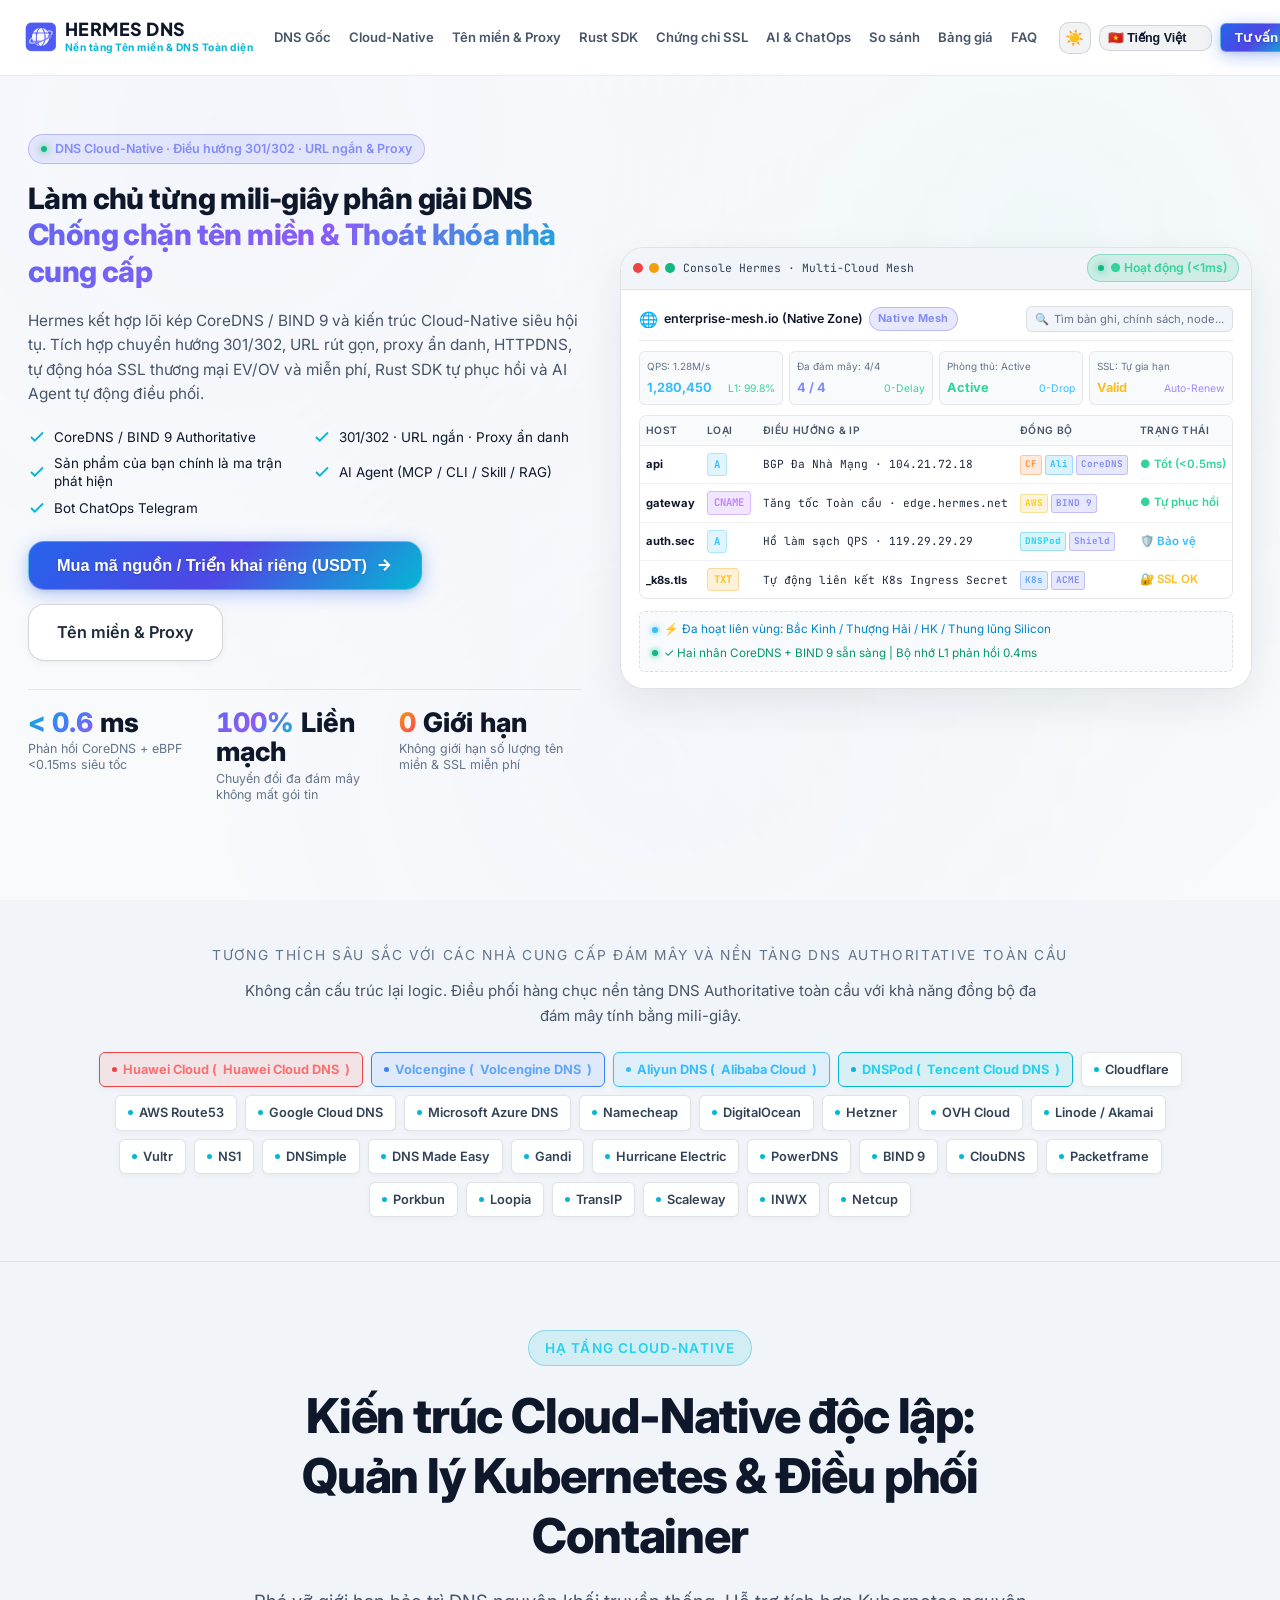
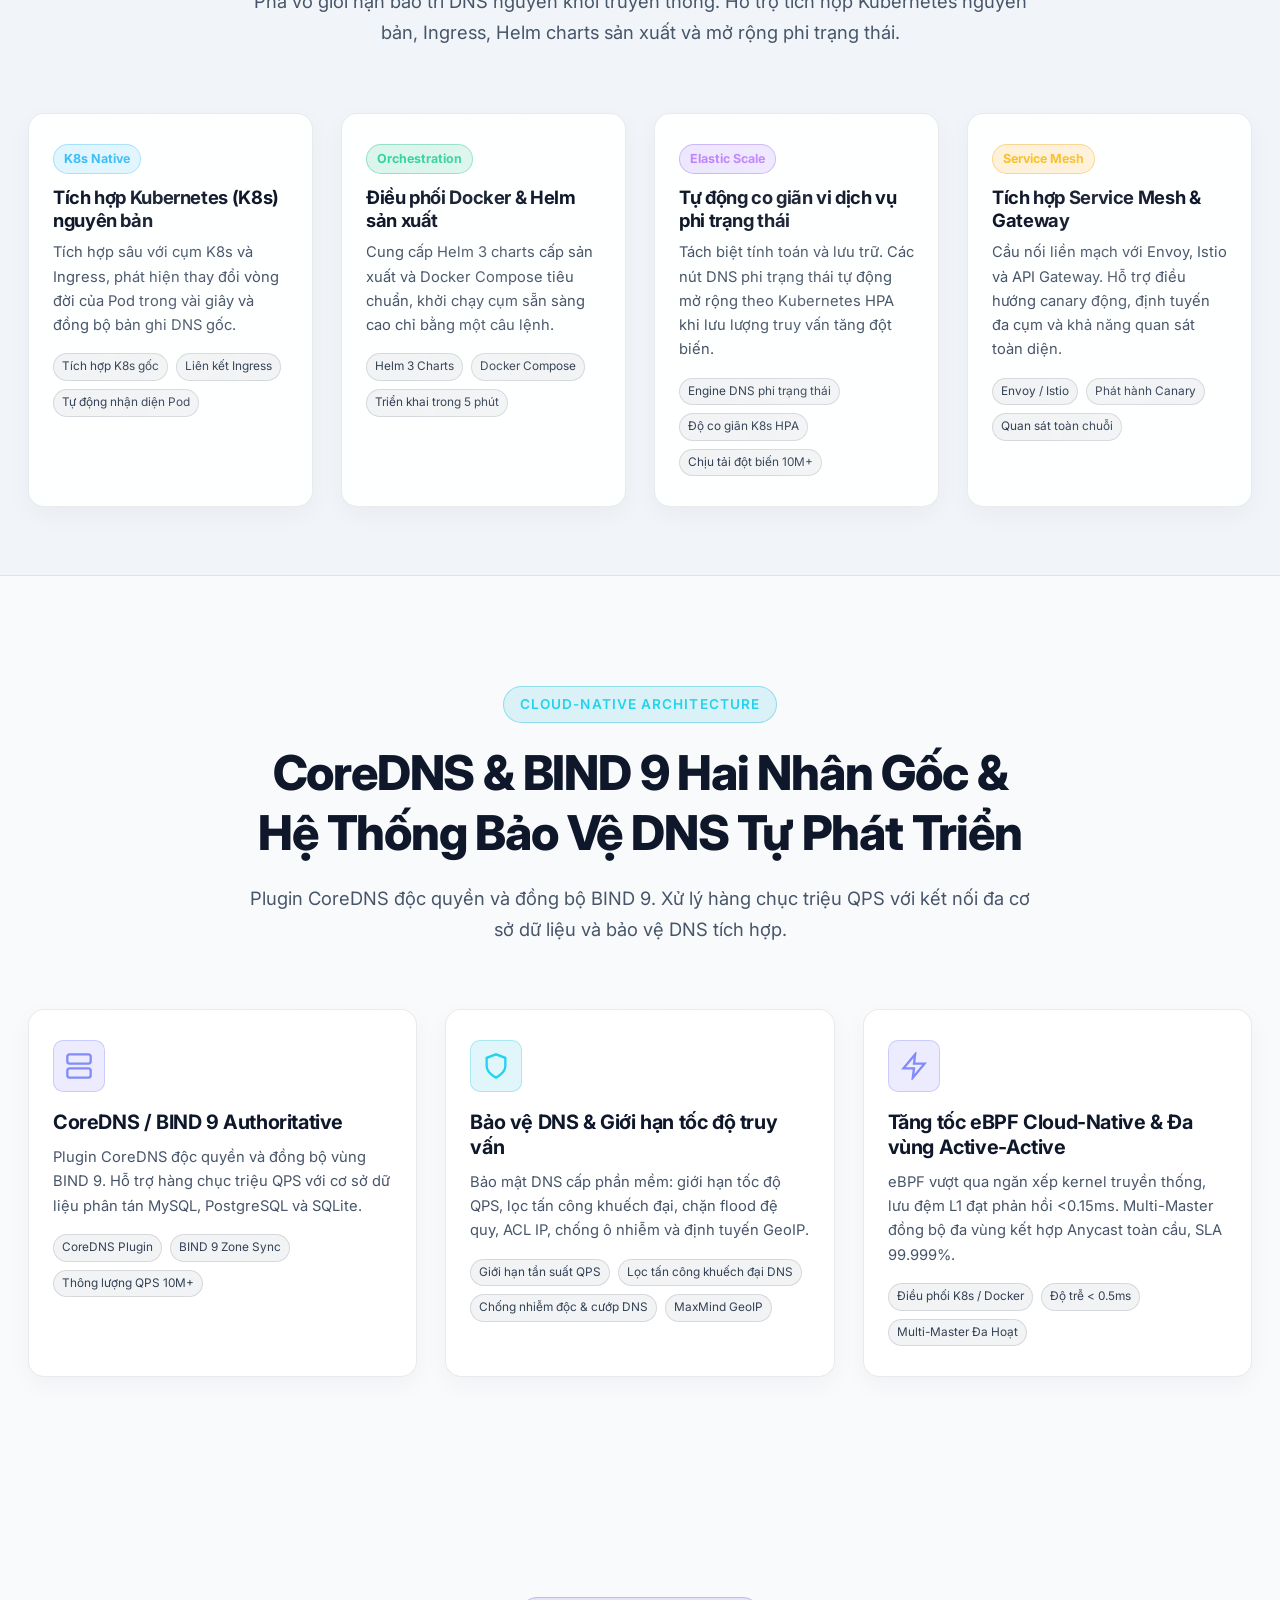
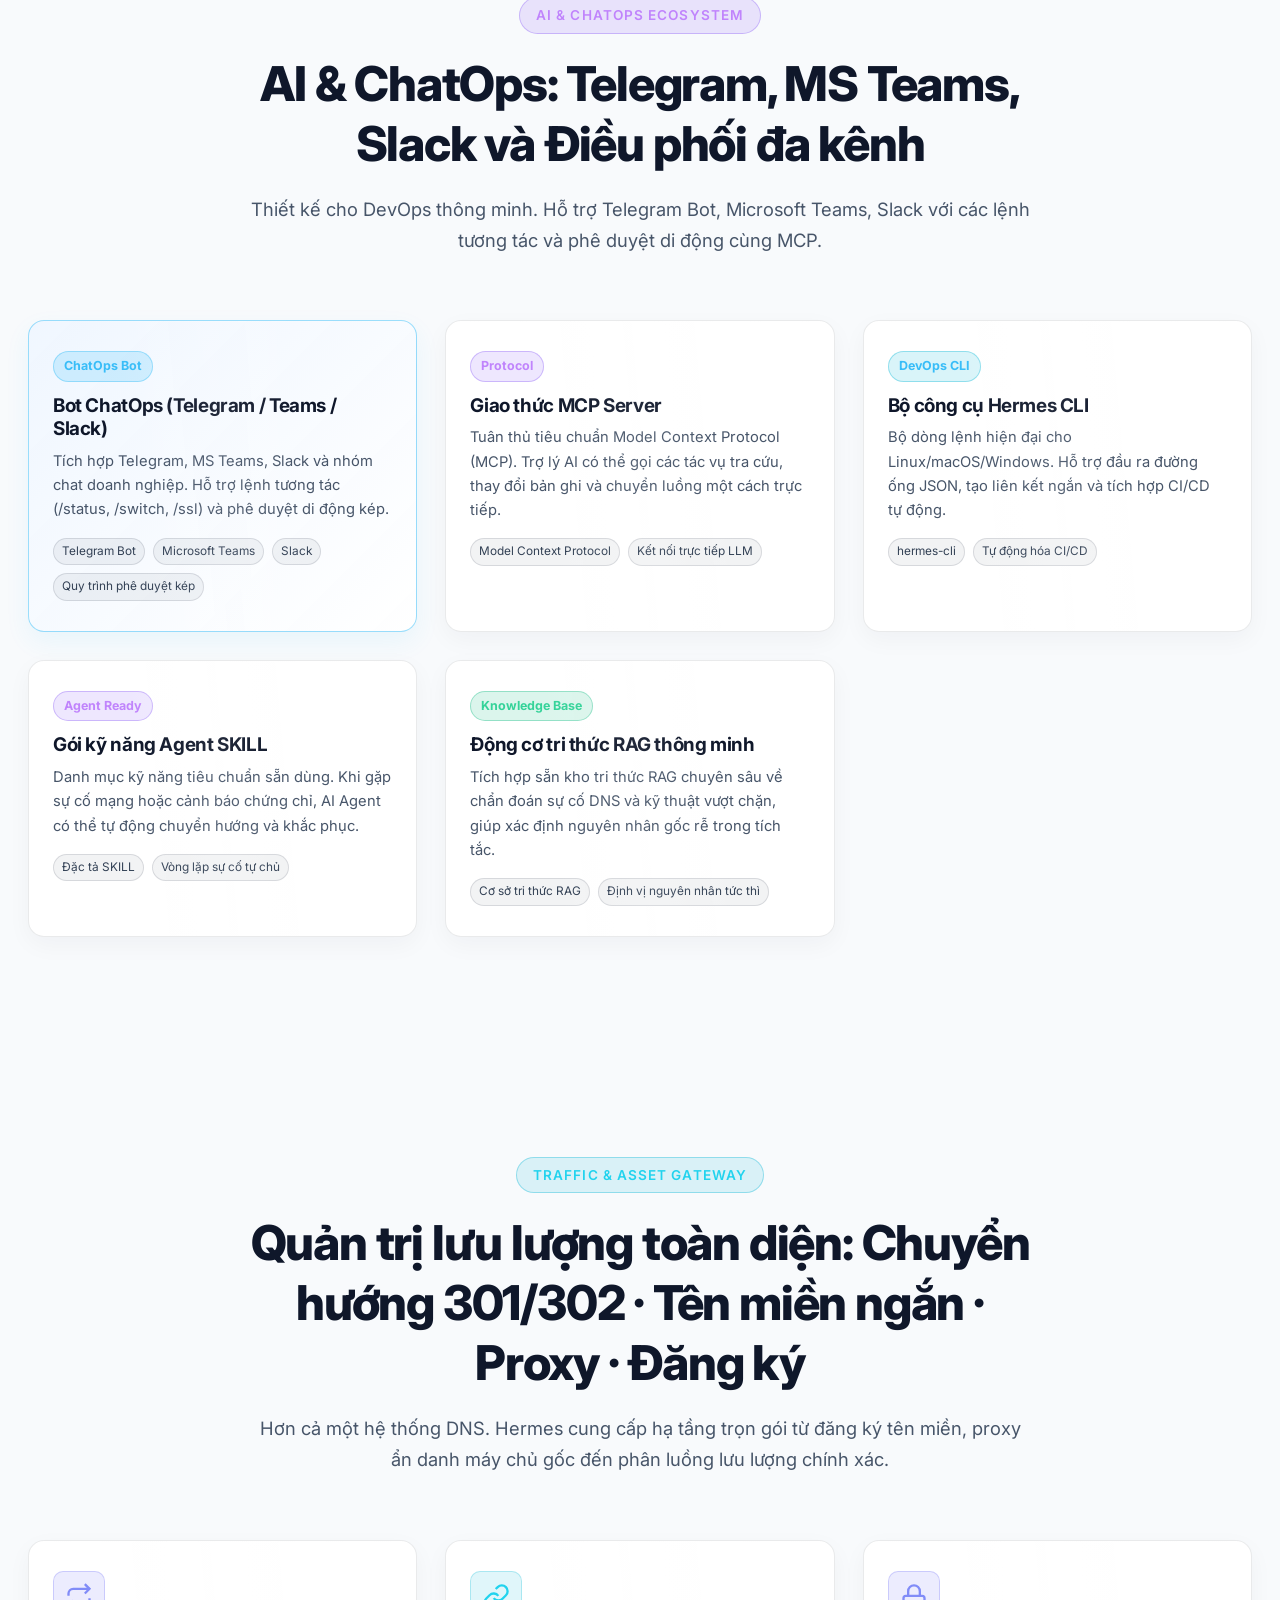
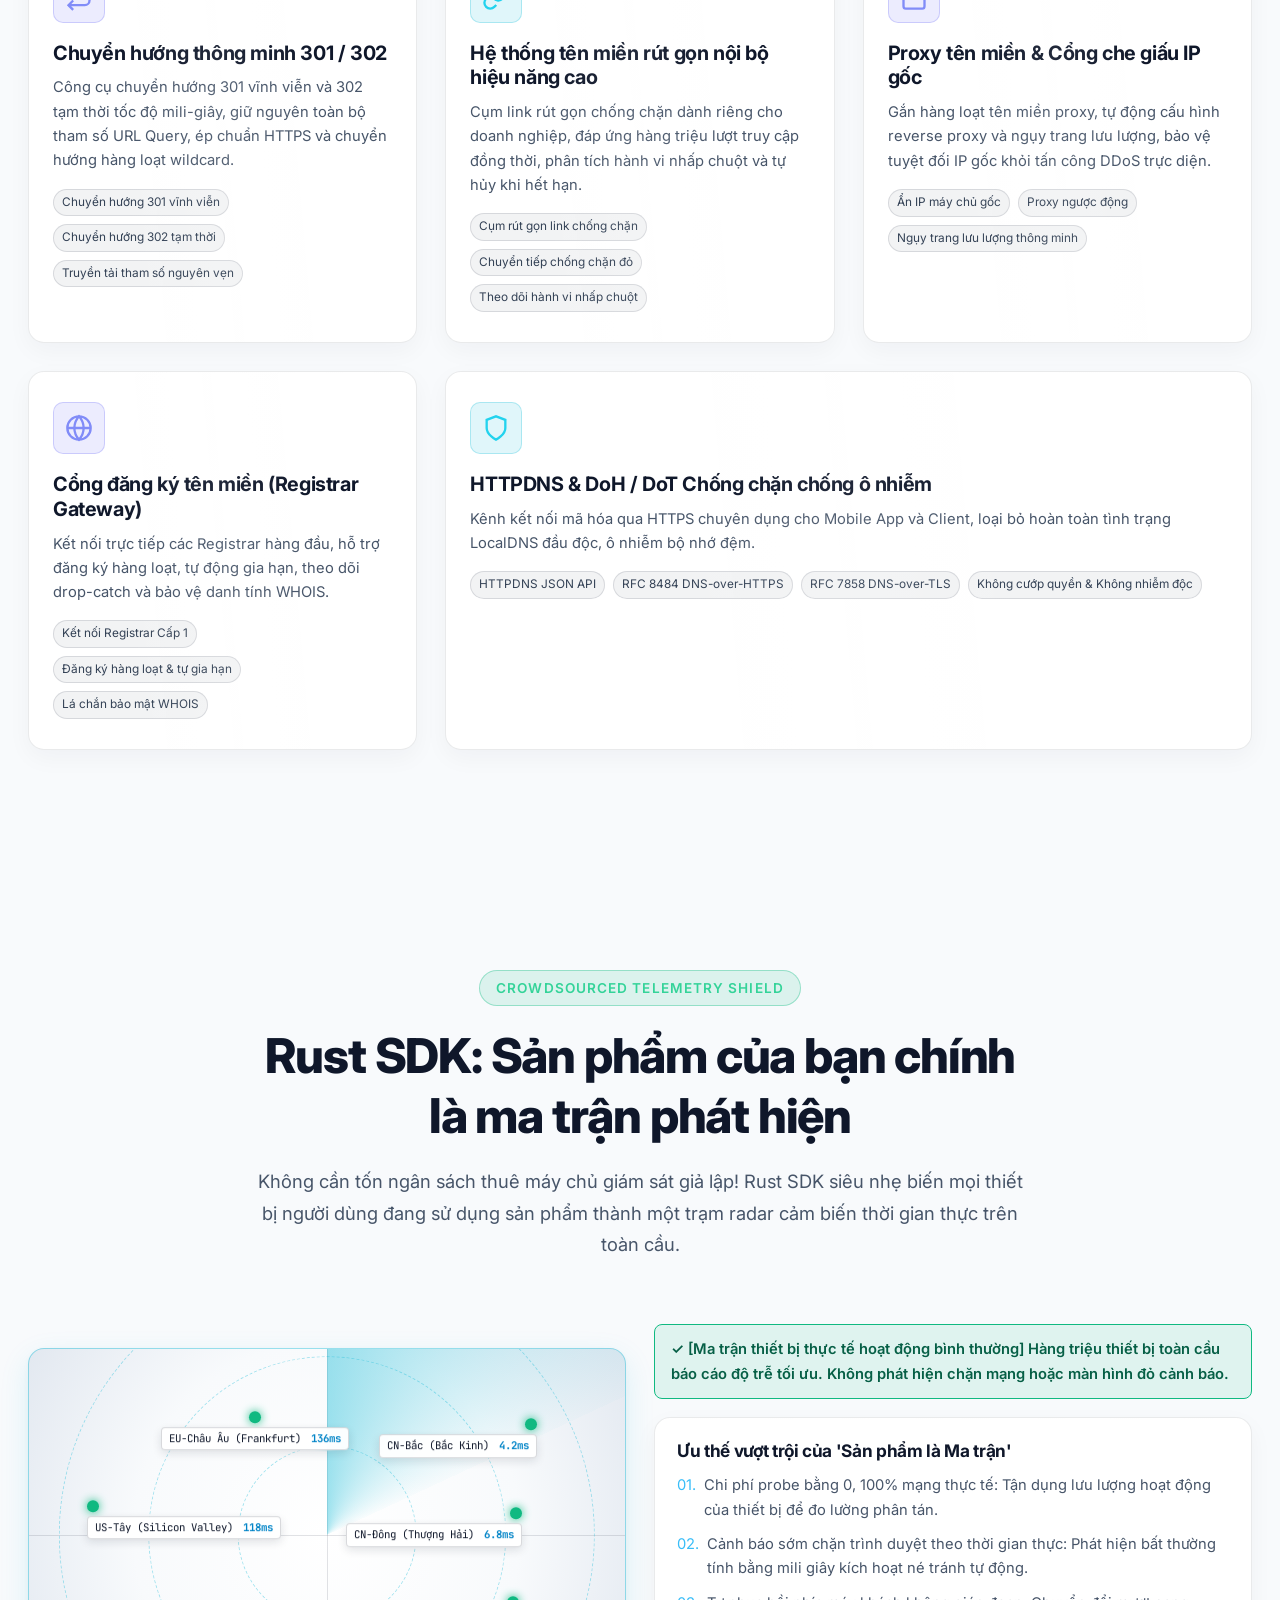
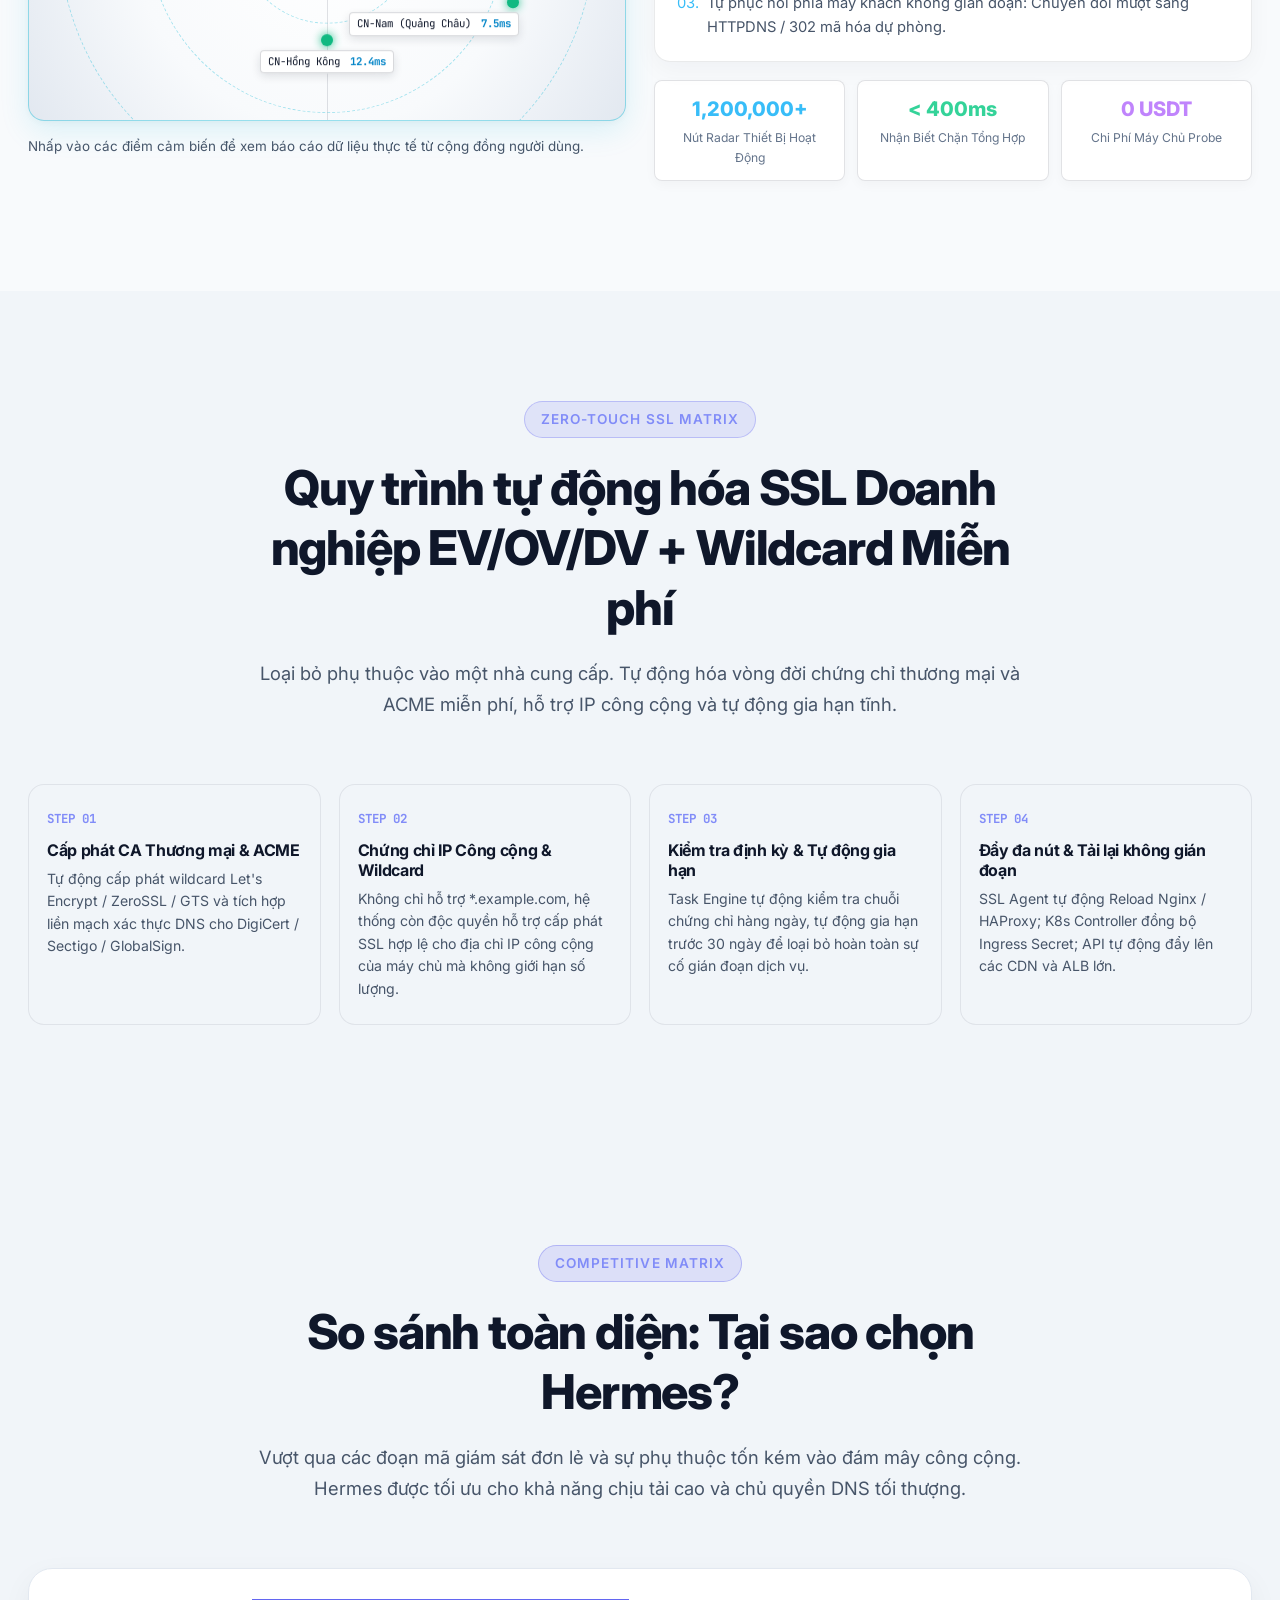
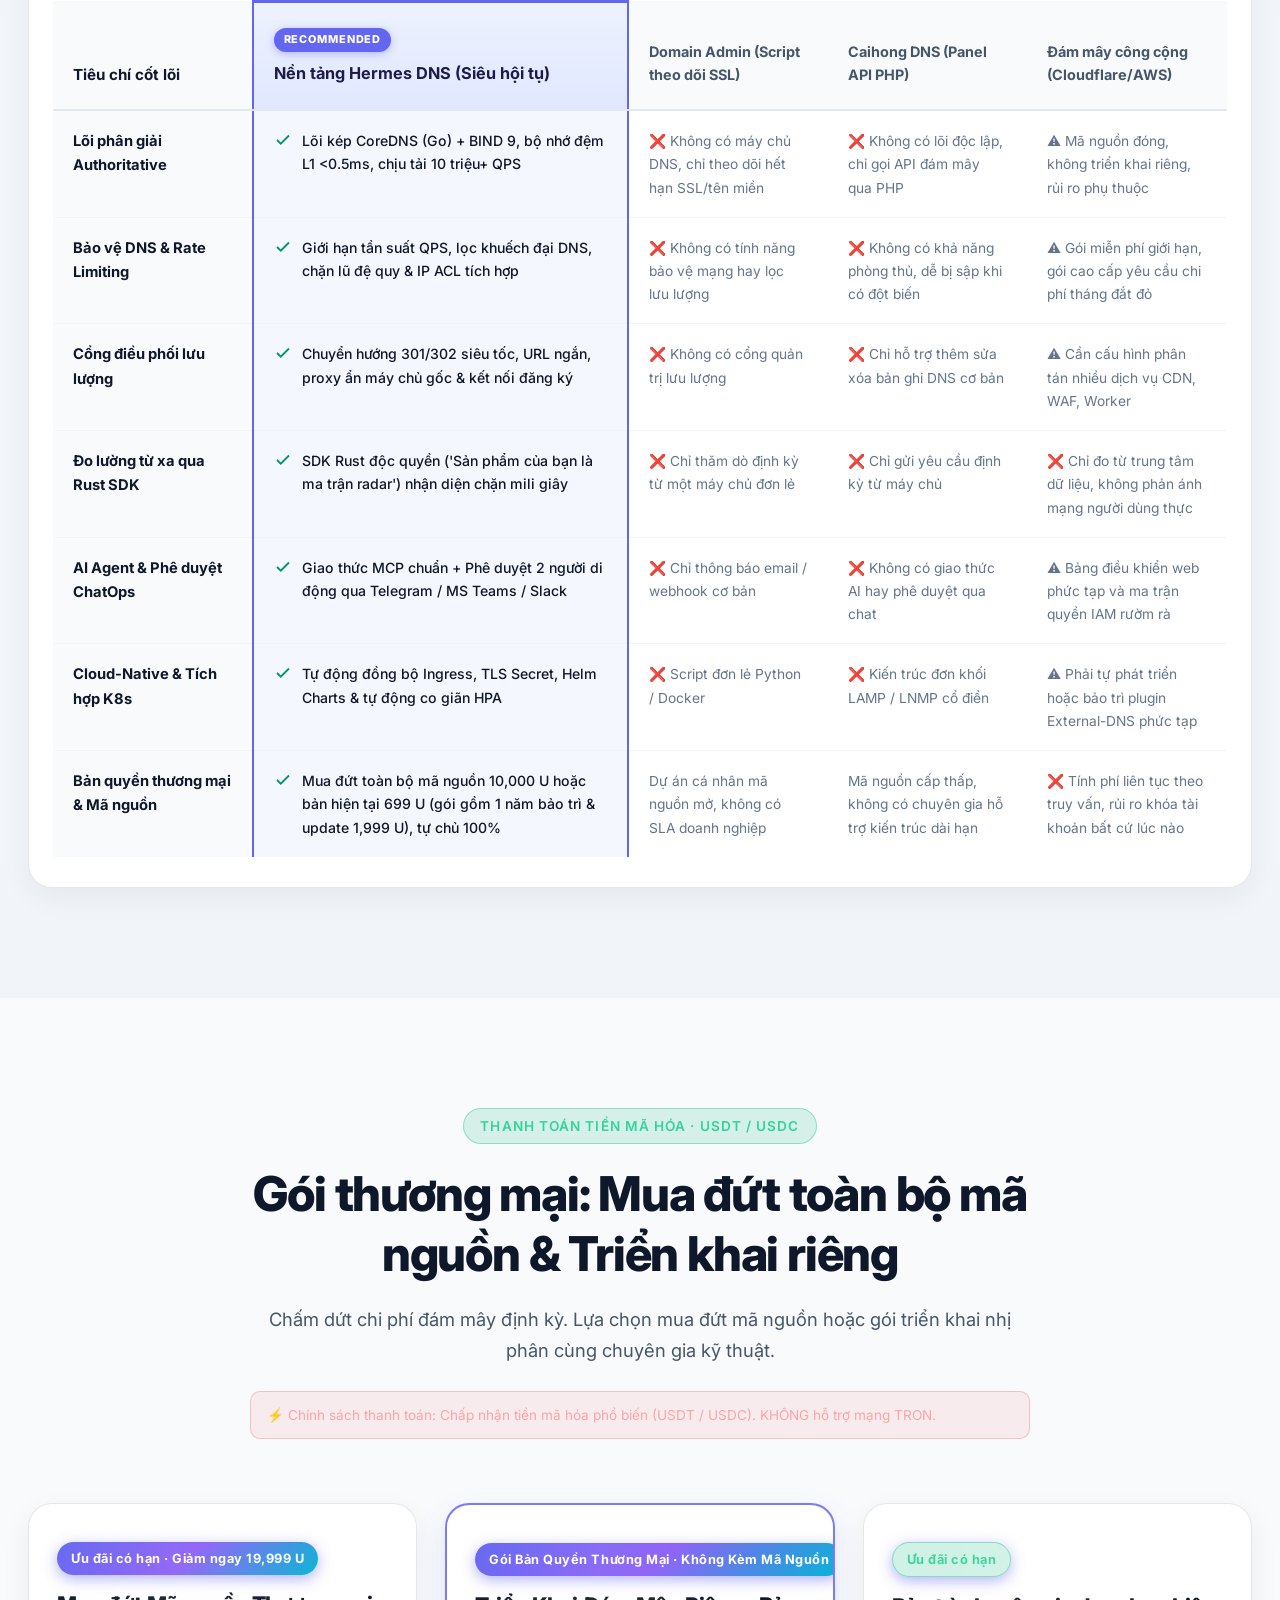
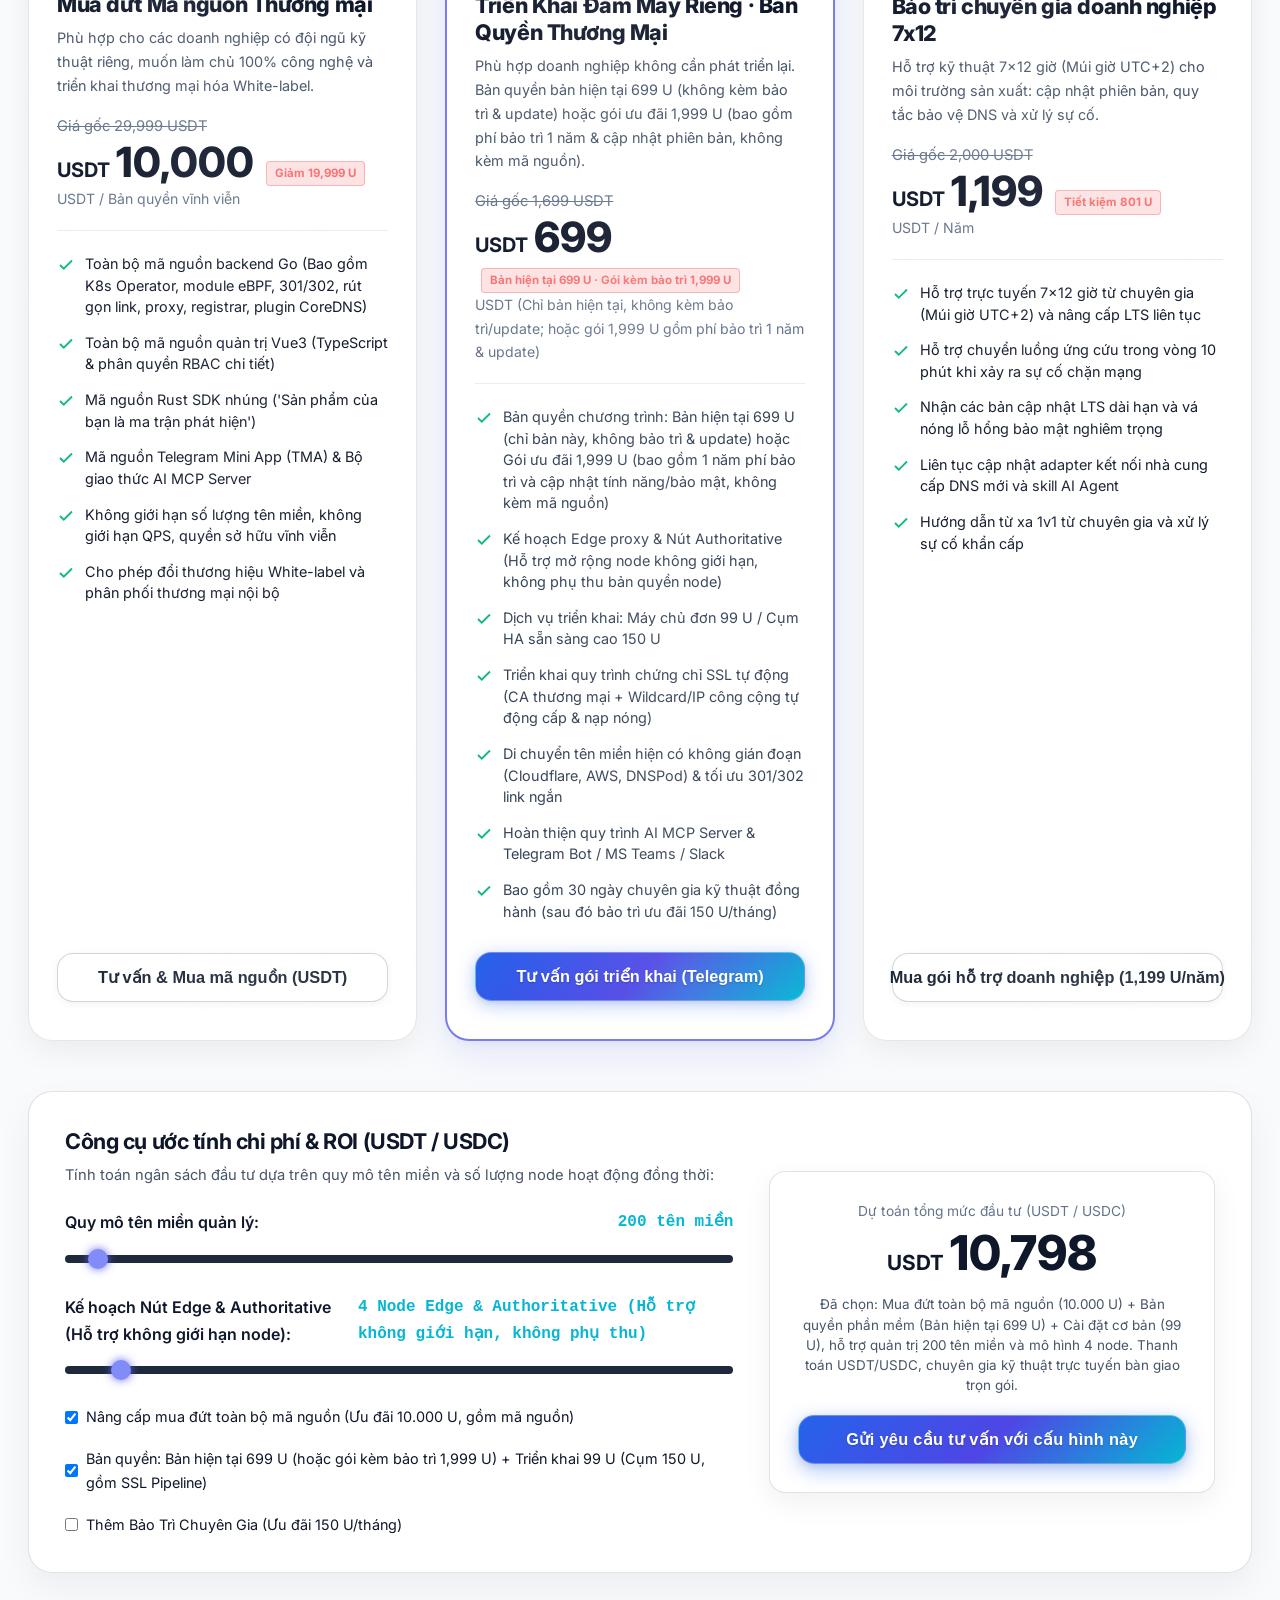
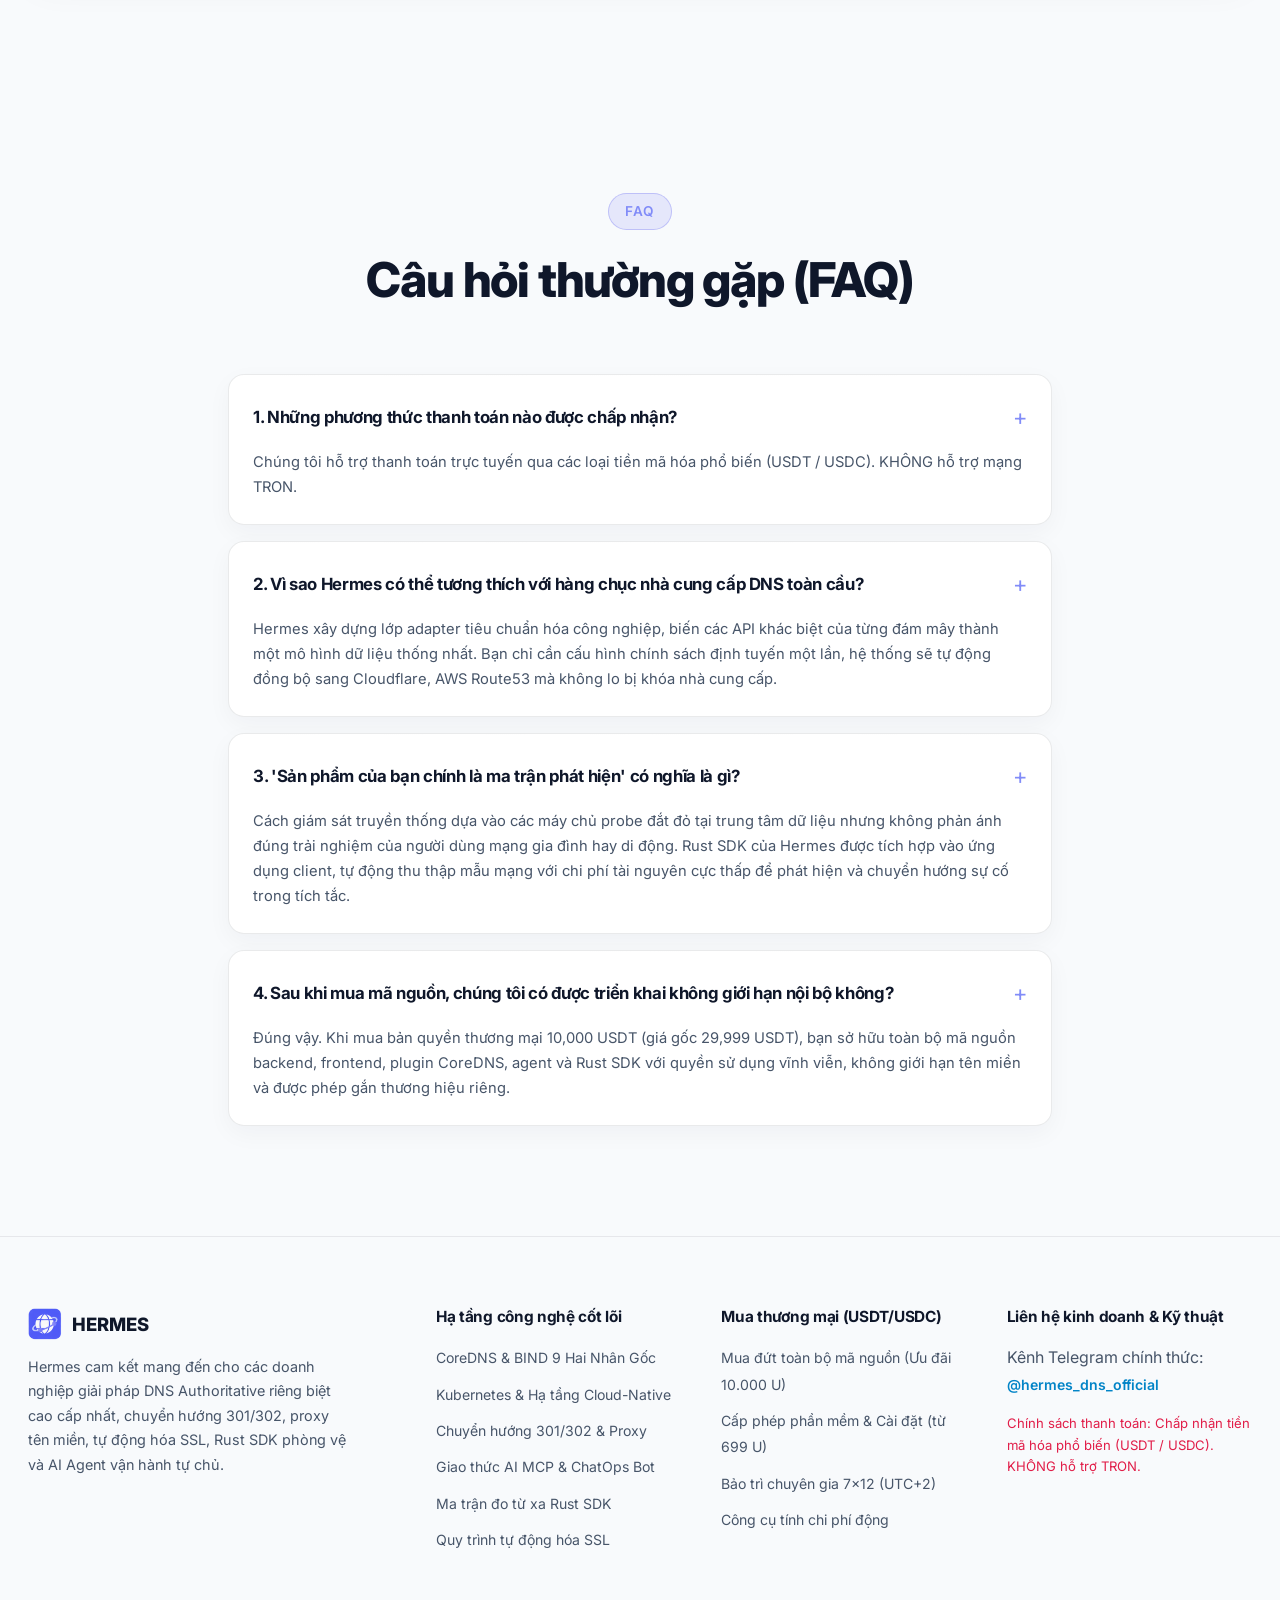
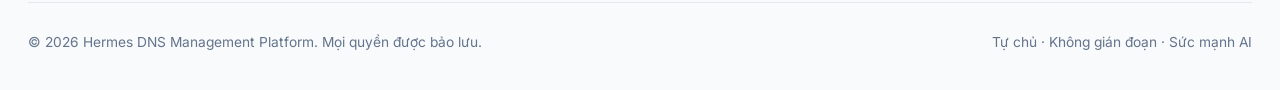
<file: vi/index.html>
<!DOCTYPE html>
<html lang="vi" data-lang="vi" class="lang-non-zh">
<head>
  <meta charset="UTF-8">
  <meta name="viewport" content="width=device-width, initial-scale=1.0">
  <!-- Early Client Adaptive System: Zero-Flicker Theme & Language Initialization -->
  <script>
    (function() {
      try {
        // 1. Theme adaptation
        var savedTheme = localStorage.getItem('hermes_theme');
        var theme = savedTheme;
        if (!theme) {
          theme = (window.matchMedia && window.matchMedia('(prefers-color-scheme: light)').matches) ? 'light' : 'dark';
        }
        document.documentElement.setAttribute('data-theme', theme);

        // 2. Language adaptation
        var currentDocLang = document.documentElement.getAttribute('data-lang');
        var path = (window.location && window.location.pathname) ? window.location.pathname.toLowerCase() : '';
        var pathLang = null;
        var supported = ['zh-tw', 'zh-hk', 'zh', 'en', 'ja', 'ko', 'vi', 'ru', 'es'];
        for (var i = 0; i < supported.length; i++) {
          var sl = supported[i];
          if (path.indexOf('/' + sl + '/') !== -1 || path.indexOf('/' + sl + '.') !== -1 || (path.length >= sl.length && path.slice(-sl.length) === sl)) {
            pathLang = sl;
            break;
          }
        }
        var lang = pathLang || currentDocLang || localStorage.getItem('hermes_lang');
        if (!lang) {
          var navLangs = (navigator.languages && navigator.languages.length) ? navigator.languages : [navigator.language || ''];
          for (var i = 0; i < navLangs.length; i++) {
            var raw = navLangs[i];
            if (!raw) continue;
            var l = raw.toLowerCase().trim();
            if (l === 'zh-tw' || l.indexOf('zh-hant-tw') === 0) { lang = 'zh-tw'; break; }
            if (l === 'zh-hk' || l === 'zh-mo' || l.indexOf('hant') !== -1) { lang = 'zh-hk'; break; }
            if (l === 'zh' || l === 'zh-cn' || l === 'zh-sg' || l.indexOf('zh-hans') === 0 || l.indexOf('zh') === 0) { lang = 'zh'; break; }
            if (l.indexOf('ja') === 0) { lang = 'ja'; break; }
            if (l.indexOf('ko') === 0) { lang = 'ko'; break; }
            if (l.indexOf('vi') === 0) { lang = 'vi'; break; }
            if (l.indexOf('ru') === 0 || l.indexOf('uk') === 0 || l.indexOf('be') === 0 || l.indexOf('kk') === 0) { lang = 'ru'; break; }
            if (l.indexOf('es') === 0) { lang = 'es'; break; }
            if (l.indexOf('en') === 0) { lang = 'en'; break; }
          }
          if (!lang) lang = 'zh';
        }
        document.documentElement.lang = lang;
        document.documentElement.setAttribute('data-lang', lang);
        if (lang.indexOf('zh') === 0) {
          document.documentElement.classList.add('lang-zh');
          document.documentElement.classList.remove('lang-non-zh');
        } else {
          document.documentElement.classList.remove('lang-zh');
          document.documentElement.classList.add('lang-non-zh');
        }
      } catch(e) {}
    })();
  </script>
  <title data-i18n="site_title">Hermes - Hệ thống DNS Authoritative Riêng & Điều phối Lưu lượng Đa Đám Mây</title>
  
  <!-- SEO Comprehensive Meta Tags -->
  <meta name="description" content="Hermes là nền tảng DNS Authoritative riêng doanh nghiệp với lõi kép CoreDNS/BIND 9, chuyển đổi đa đám mây không gián đoạn, tự động hóa SSL, Rust SDK chống chặn và AI Agent tự động vận hành.">
  <meta name="keywords" content="权威DNS, 智能DNS, CoreDNS, BIND9, HTTPDNS, DoH, DoT, 多云DNS切换, 多供应商线路, 千线BGP, 域名托管, SSL自动续费, 商业证书签发, 免费泛域名SSL, Rust SDK, 浏览器红框检测, 防红检测, 被墙逃生, AI Agent, MCP, RAG, EVM USDT">
  <meta name="robots" content="index, follow, max-snippet:-1, max-image-preview:large, max-video-preview:-1">
  <link rel="canonical" href="https://hermes.161616.top/vi/">

  <!-- Alternate Language SEO Tags -->
  <link rel="alternate" hreflang="zh-CN" href="https://hermes.161616.top/zh/">
  <link rel="alternate" hreflang="zh-TW" href="https://hermes.161616.top/zh-tw/">
  <link rel="alternate" hreflang="zh-HK" href="https://hermes.161616.top/zh-hk/">
  <link rel="alternate" hreflang="en" href="https://hermes.161616.top/en/">
  <link rel="alternate" hreflang="ja" href="https://hermes.161616.top/ja/">
  <link rel="alternate" hreflang="ko" href="https://hermes.161616.top/ko/">
  <link rel="alternate" hreflang="vi" href="https://hermes.161616.top/vi/">
  <link rel="alternate" hreflang="ru" href="https://hermes.161616.top/ru/">
  <link rel="alternate" hreflang="es" href="https://hermes.161616.top/es/">
  <link rel="alternate" hreflang="x-default" href="https://hermes.161616.top/">

  <!-- Open Graph / Social SEO -->
  <meta property="og:locale" content="vi_VN">
  <meta property="og:type" content="software">
  <meta property="og:title" content="Hermes - Hệ thống DNS Authoritative Riêng & Điều phối Lưu lượng Đa Đám Mây">
  <meta property="og:description" content="Hermes là nền tảng DNS Authoritative riêng doanh nghiệp với lõi kép CoreDNS/BIND 9, chuyển đổi đa đám mây không gián đoạn, tự động hóa SSL, Rust SDK chống chặn và AI Agent tự động vận hành.">
  <meta property="og:url" content="https://hermes.161616.top/vi/">
  <meta property="og:site_name" content="Hermes Platform">
  <meta property="og:image" content="https://hermes.161616.top/assets/images/logo.png">

  <!-- Twitter Card -->
  <meta name="twitter:card" content="summary_large_image">
  <meta name="twitter:title" content="Hermes - Hệ thống DNS Authoritative Riêng & Điều phối Lưu lượng Đa Đám Mây">
  <meta name="twitter:description" content="Hermes là nền tảng DNS Authoritative riêng doanh nghiệp với lõi kép CoreDNS/BIND 9, chuyển đổi đa đám mây không gián đoạn, tự động hóa SSL, Rust SDK chống chặn và AI Agent tự động vận hành.">
  <meta name="twitter:image" content="https://hermes.161616.top/assets/images/logo.png">

  <!-- Structured Data JSON-LD (Schema.org) for SEO -->
  <script type="application/ld+json">
  {
    "@context": "https://schema.org",
    "@graph": [
      {
        "@type": "SoftwareApplication",
        "name": "Hermes DNS Platform",
        "applicationCategory": "DevOpsApplication",
        "operatingSystem": "Linux, Windows, macOS, Docker, Kubernetes",
        "offers": {
          "@type": "Offer",
          "price": "999",
          "priceCurrency": "USD"
        },
        "description": "Enterprise Private Authoritative DNS, Multi-Cloud Switcher, Commercial SSL Automation, Rust Anti-Red SDK and AI MCP Engine."
      },
      {
        "@type": "Organization",
        "name": "Hermes DNS Management Platform",
        "url": "https://hermes.161616.top",
        "logo": "https://hermes.161616.top/assets/images/logo.png",
        "sameAs": [
          "https://t.me/hermes_dns_official"
        ]
      }
    ]
  }
  </script>

  <!-- Stylesheets -->
  <link rel="stylesheet" href="../assets/css/style.css">
  <link rel="stylesheet" href="../assets/css/components.css">
  <link rel="stylesheet" href="../assets/css/animations.css">
  
  <link rel="icon" type="image/png" href="../assets/images/logo.png">
</head>
<body>

  <!-- ================= 1. HEADER / NAVBAR WITH I18N ================= -->
  <header class="navbar" id="navbar">
    <div class="container navbar-container">
      <a href="#hero" class="brand-logo">
        <img src="../assets/images/logo.png" alt="Hermes DNS Platform" class="brand-logo-img">
        <div class="brand-text-box">
          <span class="brand-name">HERMES DNS</span>
          <span class="brand-sub" data-i18n="brand_sub">Nền tảng Tên miền & DNS Toàn diện</span>
        </div>
      </a>

      <!-- Streamlined Navigation to prevent overlap in any language -->
      <nav class="nav-links">
        <a href="#authoritative-core" class="nav-link" data-i18n="nav_arch">DNS Gốc</a>
        <a href="#cloud-native" class="nav-link" data-i18n="nav_cloud">Cloud-Native</a>
        <a href="#domain-matrix" class="nav-link" data-i18n="nav_domain_matrix">Tên miền & Proxy</a>
        <a href="#rust-sdk" class="nav-link" data-i18n="nav_rust">Rust SDK</a>
        <a href="#ssl-pipeline" class="nav-link" data-i18n="nav_ssl">Chứng chỉ SSL</a>
        <a href="#ai-ecosystem" class="nav-link" data-i18n="nav_chatops">AI & ChatOps</a>
        <a href="#comparison" class="nav-link" data-i18n="nav_comparison">So sánh</a>
        <a href="#pricing" class="nav-link" data-i18n="nav_pricing">Bảng giá</a>
        <a href="#faq" class="nav-link" data-i18n="nav_faq">FAQ</a>
      </nav>

      <div class="nav-actions">
        <!-- Light / Dark Theme Switcher Button -->
        <button class="theme-toggle-btn" id="theme-toggle-btn" aria-label="Toggle Theme" title="切换深色/浅色模式">🌙</button>

        <!-- Compact Language Switcher (9 Languages) -->
        <div class="lang-selector-box">
          <select class="lang-select" id="lang-select" aria-label="Language Selector">
            <option value="zh">🇨🇳 简体中文</option>
            <option value="zh-tw">🇹🇼 繁體中文</option>
            <option value="zh-hk">🇭🇰 粵語</option>
            <option value="en">🇺🇸 English</option>
            <option value="ja">🇯🇵 日本語</option>
            <option value="ko">🇰🇷 한국어</option>
            <option value="vi" selected>🇻🇳 Tiếng Việt</option>
            <option value="ru">🇷🇺 Русский</option>
            <option value="es">🇪🇸 Español</option>
          </select>
        </div>

        <button class="btn btn-primary btn-sm btn-trigger-inquiry" data-plan="官网导航咨询">
          <span data-i18n="nav_inquiry_btn">Tư vấn</span>
        </button>
      </div>

      <button class="mobile-toggle" aria-label="Toggle Menu">
        <svg width="24" height="24" viewBox="0 0 24 24" fill="none" stroke="currentColor" stroke-width="2">
          <line x1="3" y1="12" x2="21" y2="12"></line>
          <line x1="3" y1="6" x2="21" y2="6"></line>
          <line x1="3" y1="18" x2="21" y2="18"></line>
        </svg>
      </button>
    </div>
  </header>

  <!-- ================= 2. HERO SECTION ================= -->
  <section class="hero-section" id="hero">
    <div class="container hero-grid">
      
      <div class="hero-content">
        <div class="hero-tag">
          <span class="status-dot"></span>
          <span data-i18n="hero_tag">DNS Cloud-Native · Điều hướng 301/302 · URL ngắn & Proxy</span>
        </div>

        <h1 class="hero-title">
          <span data-i18n="hero_title_1">Làm chủ từng mili-giây phân giải DNS</span><br class="hero-title-br">
          <span class="text-gradient" data-i18n="hero_title_2">Chống chặn tên miền & Thoát khóa nhà cung cấp</span>
        </h1>

        <p class="hero-desc" data-i18n="hero_desc">Hermes kết hợp lõi kép CoreDNS / BIND 9 và kiến trúc Cloud-Native siêu hội tụ. Tích hợp chuyển hướng 301/302, URL rút gọn, proxy ẩn danh, HTTPDNS, tự động hóa SSL thương mại EV/OV và miễn phí, Rust SDK tự phục hồi và AI Agent tự động điều phối.</p>

        <div class="hero-highlights">
          <div class="highlight-item">
            <svg width="18" height="18" viewBox="0 0 24 24" fill="none" stroke="currentColor" stroke-width="2.5"><polyline points="20 6 9 17 4 12"></polyline></svg>
            <span data-i18n="badge_coredns">CoreDNS / BIND 9 Authoritative</span>
          </div>
          <div class="highlight-item">
            <svg width="18" height="18" viewBox="0 0 24 24" fill="none" stroke="currentColor" stroke-width="2.5"><polyline points="20 6 9 17 4 12"></polyline></svg>
            <span data-i18n="badge_matrix">301/302 · URL ngắn · Proxy ẩn danh</span>
          </div>
          <div class="highlight-item">
            <svg width="18" height="18" viewBox="0 0 24 24" fill="none" stroke="currentColor" stroke-width="2.5"><polyline points="20 6 9 17 4 12"></polyline></svg>
            <span data-i18n="badge_rust">Sản phẩm của bạn chính là ma trận phát hiện</span>
          </div>
          <div class="highlight-item">
            <svg width="18" height="18" viewBox="0 0 24 24" fill="none" stroke="currentColor" stroke-width="2.5"><polyline points="20 6 9 17 4 12"></polyline></svg>
            <span data-i18n="badge_ai">AI Agent (MCP / CLI / Skill / RAG)</span>
          </div>
          <div class="highlight-item">
            <svg width="18" height="18" viewBox="0 0 24 24" fill="none" stroke="currentColor" stroke-width="2.5"><polyline points="20 6 9 17 4 12"></polyline></svg>
            <span data-i18n="badge_chatops">Bot ChatOps Telegram</span>
          </div>
        </div>

        <div class="hero-actions">
          <button class="btn btn-primary btn-lg btn-trigger-inquiry" data-plan="首屏商业购买意向">
            <span data-i18n="hero_btn_buy">Mua mã nguồn / Triển khai riêng (USDT)</span>
            <svg width="18" height="18" viewBox="0 0 24 24" fill="none" stroke="currentColor" stroke-width="2.5"><line x1="5" y1="12" x2="19" y2="12"></line><polyline points="12 5 19 12 12 19"></polyline></svg>
          </button>
          <a href="#domain-matrix" class="btn btn-secondary btn-lg">
            <span data-i18n="nav_domain_matrix">Tên miền & Proxy</span>
          </a>
        </div>

        <div class="hero-metrics">
          <div class="metric-item">
            <div class="metric-num"><span class="text-gradient-cyan">&lt; 0.6</span> ms</div>
            <div class="metric-label" data-i18n="metric_latency">Phản hồi CoreDNS + eBPF <0.15ms siêu tốc</div>
          </div>
          <div class="metric-item">
            <div class="metric-num"><span class="text-gradient">100%</span> <span data-i18n="metric_seamless">Liền mạch</span></div>
            <div class="metric-label" data-i18n="metric_switch">Chuyển đổi đa đám mây không mất gói tin</div>
          </div>
          <div class="metric-item">
            <div class="metric-num"><span class="text-gradient-gold">0</span> <span data-i18n="metric_limits">Giới hạn</span></div>
            <div class="metric-label" data-i18n="metric_zero">Không giới hạn số lượng tên miền & SSL miễn phí</div>
          </div>
        </div>
      </div>

      <!-- Hero Right Dashboard (Header Overlap & i18n fixed) -->
      <div class="hero-visual">
        <div class="dashboard-mock float-anim">
          <div class="window-header">
            <div class="window-dots">
              <span></span><span></span><span></span>
            </div>
            <div class="window-title" data-i18n="console_win_title">Console Hermes · Multi-Cloud Mesh</div>
            <span class="status-pill"><span class="status-dot"></span> <span data-i18n="console_win_status">● Hoạt động (<1ms)</span></span>
          </div>

          <div class="window-body">
            <!-- Console Topbar with Zone breadcrumb and filter -->
            <div class="console-topbar">
              <div class="console-breadcrumb">
                <span style="font-size: 0.95rem;">🌐</span>
                <span data-i18n="console_zone_name">enterprise-mesh.io (Native Zone)</span>
                <span class="zone-badge">Native Mesh</span>
              </div>
              <div class="console-search-box">
                <span>🔍</span>
                <span data-i18n="console_search_hint">Tìm bản ghi, chính sách, node...</span>
              </div>
            </div>

            <!-- Console Metrics Cards (4 compact cards) -->
            <div class="console-metrics-row">
              <div class="console-metric-item">
                <div class="metric-lbl" data-i18n="console_stat_qps">QPS: 1.28M/s</div>
                <div class="metric-val" style="color: #38bdf8;">1,280,450 <span style="font-size: 0.65rem; color: #34d399; font-weight: normal;">L1: 99.8%</span></div>
              </div>
              <div class="console-metric-item">
                <div class="metric-lbl" data-i18n="console_stat_sync">Đa đám mây: 4/4</div>
                <div class="metric-val" style="color: #818cf8;">4 / 4 <span style="font-size: 0.65rem; color: #34d399; font-weight: normal;">0-Delay</span></div>
              </div>
              <div class="console-metric-item">
                <div class="metric-lbl" data-i18n="console_stat_defense">Phòng thủ: Active</div>
                <div class="metric-val" style="color: #34d399;">Active <span style="font-size: 0.65rem; color: #38bdf8; font-weight: normal;">0-Drop</span></div>
              </div>
              <div class="console-metric-item">
                <div class="metric-lbl" data-i18n="console_stat_ssl">SSL: Tự gia hạn</div>
                <div class="metric-val" style="color: #fbbf24;">Valid <span style="font-size: 0.65rem; color: #a78bfa; font-weight: normal;">Auto-Renew</span></div>
              </div>
            </div>

            <!-- Authentic Live DNS Records Data Table (真实的 DNS 生产级解析记录管理表) -->
            <div class="console-records-table-wrapper">
              <table class="console-records-table">
                <thead>
                  <tr>
                    <th style="width: 16%;" data-i18n="console_th_host">HOST</th>
                    <th style="width: 12%;" data-i18n="console_th_type">LOẠI</th>
                    <th style="width: 34%;" data-i18n="console_th_line">ĐIỀU HƯỚNG & IP</th>
                    <th style="width: 20%;" data-i18n="console_th_sync">ĐỒNG BỘ</th>
                    <th style="width: 18%;" data-i18n="console_th_status">TRẠNG THÁI</th>
                  </tr>
                </thead>
                <tbody>
                  <tr>
                    <td><strong style="color: #ffffff;">api</strong></td>
                    <td><span class="rec-type-badge rec-a">A</span></td>
                    <td><span style="font-family: 'JetBrains Mono', monospace; color: #e2e8f0;" data-i18n="console_r1_line">BGP Đa Nhà Mạng · 104.21.72.18</span></td>
                    <td>
                      <span class="sync-tag sync-cf">CF</span>
                      <span class="sync-tag sync-ali">Ali</span>
                      <span class="sync-tag sync-mesh">CoreDNS</span>
                    </td>
                    <td><span class="rec-status-ok" data-i18n="console_r1_status">● Tốt (<0.5ms)</span></td>
                  </tr>

                  <tr>
                    <td><strong style="color: #ffffff;">gateway</strong></td>
                    <td><span class="rec-type-badge rec-cname">CNAME</span></td>
                    <td><span style="font-family: 'JetBrains Mono', monospace; color: #e2e8f0;" data-i18n="console_r2_line">Tăng tốc Toàn cầu · edge.hermes.net</span></td>
                    <td>
                      <span class="sync-tag sync-aws">AWS</span>
                      <span class="sync-tag sync-mesh">BIND 9</span>
                    </td>
                    <td><span class="rec-status-ok" data-i18n="console_r2_status">● Tự phục hồi</span></td>
                  </tr>

                  <tr>
                    <td><strong style="color: #ffffff;">auth.sec</strong></td>
                    <td><span class="rec-type-badge rec-a">A</span></td>
                    <td><span style="font-family: 'JetBrains Mono', monospace; color: #e2e8f0;" data-i18n="console_r3_line">Hồ làm sạch QPS · 119.29.29.29</span></td>
                    <td>
                      <span class="sync-tag sync-pod">DNSPod</span>
                      <span class="sync-tag sync-mesh">Shield</span>
                    </td>
                    <td><span class="rec-status-shield" data-i18n="console_r3_status">🛡️ Bảo vệ</span></td>
                  </tr>

                  <tr>
                    <td><strong style="color: #ffffff;">_k8s.tls</strong></td>
                    <td><span class="rec-type-badge rec-txt">TXT</span></td>
                    <td><span style="font-family: 'JetBrains Mono', monospace; color: #e2e8f0;" data-i18n="console_r4_line">Tự động liên kết K8s Ingress Secret</span></td>
                    <td>
                      <span class="sync-tag sync-k8s">K8s</span>
                      <span class="sync-tag sync-mesh">ACME</span>
                    </td>
                    <td><span class="rec-status-ssl" data-i18n="console_r4_status">🔐 SSL OK</span></td>
                  </tr>
                </tbody>
              </table>
            </div>

            <!-- Real-time Cluster Telemetry Status Bar -->
            <div class="console-footer-bar">
              <div class="console-footer-line1">
                <span class="status-dot-sm" style="background:#38bdf8; box-shadow:0 0 6px #38bdf8;"></span>
                <span data-i18n="console_footer_sync">⚡ Đa hoạt liên vùng: Bắc Kinh / Thượng Hải / HK / Thung lũng Silicon</span>
              </div>
              <div class="console-footer-line2">
                <span class="status-dot-sm" style="background:#10b981; box-shadow:0 0 6px #10b981;"></span>
                <span data-i18n="console_footer_engine">✓ Hai nhân CoreDNS + BIND 9 sẵn sàng | Bộ nhớ L1 phản hồi 0.4ms</span>
              </div>
            </div>

          </div>
        </div>
      </div>

    </div>
  </section>

  <!-- ================= 3. GLOBAL PROVIDER SHOWCASE ================= -->
  <section class="section-alt" style="padding: 44px 0; border-bottom: 1px solid var(--border-subtle);">
    <div class="container" style="text-align: center;">
      <div style="font-size: 0.86rem; color: var(--text-muted); text-transform: uppercase; letter-spacing: 0.12em; margin-bottom: 12px;" data-i18n="provider_title">Tương thích sâu sắc với các nhà cung cấp đám mây và nền tảng DNS Authoritative toàn cầu</div>
      <p style="font-size: 0.94rem; color: var(--text-secondary); max-width: 820px; margin: 0 auto 24px auto;" data-i18n="provider_desc">Không cần cấu trúc lại logic. Điều phối hàng chục nền tảng DNS Authoritative toàn cầu với khả năng đồng bộ đa đám mây tính bằng mili-giây.</p>

      <div class="provider-wall">
        <span class="provider-chip" style="border-color: #ef4444; background: rgba(239, 68, 68, 0.1); color: #f87171; font-weight: 700;"><span class="chip-dot" style="background:#ef4444;"></span>Huawei Cloud (<span data-i18n="prov_huawei">Huawei Cloud DNS</span>)</span>
        <span class="provider-chip" style="border-color: #3b82f6; background: rgba(59, 130, 246, 0.1); color: #60a5fa; font-weight: 700;"><span class="chip-dot" style="background:#3b82f6;"></span>Volcengine (<span data-i18n="prov_volc">Volcengine DNS</span>)</span>
        <span class="provider-chip" style="border-color: #38bdf8; background: rgba(56, 189, 248, 0.1); color: #38bdf8; font-weight: 700;"><span class="chip-dot" style="background:#38bdf8;"></span>Aliyun DNS (<span data-i18n="prov_aliyun">Alibaba Cloud</span>)</span>
        <span class="provider-chip" style="border-color: #06b6d4; background: rgba(6, 182, 212, 0.1); color: #22d3ee; font-weight: 700;"><span class="chip-dot" style="background:#06b6d4;"></span>DNSPod (<span data-i18n="prov_tencent">Tencent Cloud DNS</span>)</span>
        <span class="provider-chip"><span class="chip-dot"></span>Cloudflare</span>
        <span class="provider-chip"><span class="chip-dot"></span>AWS Route53</span>
        <span class="provider-chip"><span class="chip-dot"></span>Google Cloud DNS</span>
        <span class="provider-chip"><span class="chip-dot"></span>Microsoft Azure DNS</span>
        <span class="provider-chip"><span class="chip-dot"></span>Namecheap</span>
        <span class="provider-chip"><span class="chip-dot"></span>DigitalOcean</span>
        <span class="provider-chip"><span class="chip-dot"></span>Hetzner</span>
        <span class="provider-chip"><span class="chip-dot"></span>OVH Cloud</span>
        <span class="provider-chip"><span class="chip-dot"></span>Linode / Akamai</span>
        <span class="provider-chip"><span class="chip-dot"></span>Vultr</span>
        <span class="provider-chip"><span class="chip-dot"></span>NS1</span>
        <span class="provider-chip"><span class="chip-dot"></span>DNSimple</span>
        <span class="provider-chip"><span class="chip-dot"></span>DNS Made Easy</span>
        <span class="provider-chip"><span class="chip-dot"></span>Gandi</span>
        <span class="provider-chip"><span class="chip-dot"></span>Hurricane Electric</span>
        <span class="provider-chip"><span class="chip-dot"></span>PowerDNS</span>
        <span class="provider-chip"><span class="chip-dot"></span>BIND 9</span>
        <span class="provider-chip"><span class="chip-dot"></span>ClouDNS</span>
        <span class="provider-chip"><span class="chip-dot"></span>Packetframe</span>
        <span class="provider-chip"><span class="chip-dot"></span>Porkbun</span>
        <span class="provider-chip"><span class="chip-dot"></span>Loopia</span>
        <span class="provider-chip"><span class="chip-dot"></span>TransIP</span>
        <span class="provider-chip"><span class="chip-dot"></span>Scaleway</span>
        <span class="provider-chip"><span class="chip-dot"></span>INWX</span>
        <span class="provider-chip"><span class="chip-dot"></span>Netcup</span>
      </div>
    </div>
  </section>

    <!-- ================= 3.5 CLOUD-NATIVE INFRASTRUCTURE (独立云原生架构模块) ================= -->
  <section class="section section-alt" id="cloud-native" style="padding: 68px 0; border-bottom: 1px solid var(--border-subtle);">
    <div class="container">
      <div class="section-header">
        <div class="section-tag cyan" data-i18n="cloud_tag">Hạ tầng Cloud-Native</div>
        <h2 class="section-title" data-i18n="cloud_title">Kiến trúc Cloud-Native độc lập: Quản lý Kubernetes & Điều phối Container</h2>
        <p class="section-desc" data-i18n="cloud_desc">Phá vỡ giới hạn bảo trì DNS nguyên khối truyền thống. Hỗ trợ tích hợp Kubernetes nguyên bản, Ingress, Helm charts sản xuất và mở rộng phi trạng thái.</p>
      </div>

      <div class="grid grid-4">
        <div class="glass-card shine-effect">
          <div class="ai-badge" style="background: rgba(56, 189, 248, 0.15); border-color: rgba(56, 189, 248, 0.35); color: #38bdf8;">K8s Native</div>
          <h3 style="font-size: 1.15rem; margin-bottom: 8px;" data-i18n="cloud_c1_t">Tích hợp Kubernetes (K8s) nguyên bản</h3>
          <p class="card-desc" data-i18n="cloud_c1_d">Tích hợp sâu với cụm K8s và Ingress, phát hiện thay đổi vòng đời của Pod trong vài giây và đồng bộ bản ghi DNS gốc.</p>
          <div class="card-tags">
            <span class="tag-pill" data-i18n="tag_k8s_native">Tích hợp K8s gốc</span>
            <span class="tag-pill" data-i18n="tag_ingress_link">Liên kết Ingress</span>
            <span class="tag-pill" data-i18n="tag_pod_aware">Tự động nhận diện Pod</span>
          </div>
        </div>

        <div class="glass-card shine-effect">
          <div class="ai-badge" style="background: rgba(16, 185, 129, 0.15); border-color: rgba(16, 185, 129, 0.35); color: #34d399;">Orchestration</div>
          <h3 style="font-size: 1.15rem; margin-bottom: 8px;" data-i18n="cloud_c2_t">Điều phối Docker & Helm sản xuất</h3>
          <p class="card-desc" data-i18n="cloud_c2_d">Cung cấp Helm 3 charts cấp sản xuất và Docker Compose tiêu chuẩn, khởi chạy cụm sẵn sàng cao chỉ bằng một câu lệnh.</p>
          <div class="card-tags">
            <span class="tag-pill">Helm 3 Charts</span>
            <span class="tag-pill">Docker Compose</span>
            <span class="tag-pill" data-i18n="tag_5m_launch">Triển khai trong 5 phút</span>
          </div>
        </div>

        <div class="glass-card shine-effect">
          <div class="ai-badge" style="background: rgba(139, 92, 246, 0.15); border-color: rgba(139, 92, 246, 0.35); color: #c084fc;">Elastic Scale</div>
          <h3 style="font-size: 1.15rem; margin-bottom: 8px;" data-i18n="cloud_c3_t">Tự động co giãn vi dịch vụ phi trạng thái</h3>
          <p class="card-desc" data-i18n="cloud_c3_d">Tách biệt tính toán và lưu trữ. Các nút DNS phi trạng thái tự động mở rộng theo Kubernetes HPA khi lưu lượng truy vấn tăng đột biến.</p>
          <div class="card-tags">
            <span class="tag-pill" data-i18n="tag_stateless_engine">Engine DNS phi trạng thái</span>
            <span class="tag-pill" data-i18n="tag_k8s_hpa">Độ co giãn K8s HPA</span>
            <span class="tag-pill" data-i18n="tag_million_burst">Chịu tải đột biến 10M+</span>
          </div>
        </div>

        <div class="glass-card cyan shine-effect">
          <div class="ai-badge" style="background: rgba(245, 158, 11, 0.15); border-color: rgba(245, 158, 11, 0.35); color: #fbbf24;">Service Mesh</div>
          <h3 style="font-size: 1.15rem; margin-bottom: 8px;" data-i18n="cloud_c4_t">Tích hợp Service Mesh & Gateway</h3>
          <p class="card-desc" data-i18n="cloud_c4_d">Cầu nối liền mạch với Envoy, Istio và API Gateway. Hỗ trợ điều hướng canary động, định tuyến đa cụm và khả năng quan sát toàn diện.</p>
          <div class="card-tags">
            <span class="tag-pill">Envoy / Istio</span>
            <span class="tag-pill" data-i18n="tag_canary_rollout">Phát hành Canary</span>
            <span class="tag-pill" data-i18n="tag_full_observable">Quan sát toàn chuỗi</span>
          </div>
        </div>
      </div>
    </div>
  </section>

  <!-- ================= 4. AUTHORITATIVE CORE ARCHITECTURE ================= -->
  <section class="section" id="authoritative-core">
    <div class="container">
      <div class="section-header">
        <div class="section-tag cyan">Cloud-Native Architecture</div>
        <h2 class="section-title" data-i18n="auth_title">CoreDNS & BIND 9 Hai Nhân Gốc & Hệ Thống Bảo Vệ DNS Tự Phát Triển</h2>
        <p class="section-desc" data-i18n="auth_desc">Plugin CoreDNS độc quyền và đồng bộ BIND 9. Xử lý hàng chục triệu QPS với kết nối đa cơ sở dữ liệu và bảo vệ DNS tích hợp.</p>
      </div>

      <div class="grid grid-3">
        <div class="glass-card">
          <div class="card-icon-wrapper">
            <svg width="28" height="28" viewBox="0 0 24 24" fill="none" stroke="currentColor" stroke-width="2"><rect x="2" y="2" width="20" height="8" rx="2" ry="2"></rect><rect x="2" y="14" width="20" height="8" rx="2" ry="2"></rect><line x1="6" y1="6" x2="6.01" y2="6"></line><line x1="6" y1="18" x2="6.01" y2="18"></line></svg>
          </div>
          <h3 class="card-title" data-i18n="auth_c1_t">CoreDNS / BIND 9 Authoritative</h3>
          <p class="card-desc" data-i18n="auth_c1_d">Plugin CoreDNS độc quyền và đồng bộ vùng BIND 9. Hỗ trợ hàng chục triệu QPS với cơ sở dữ liệu phân tán MySQL, PostgreSQL và SQLite.</p>
          <div class="card-tags">
            <span class="tag-pill">CoreDNS Plugin</span>
            <span class="tag-pill">BIND 9 Zone Sync</span>
            <span class="tag-pill" data-i18n="tag_million_qps">Thông lượng QPS 10M+</span>
          </div>
        </div>

        <div class="glass-card cyan">
          <div class="card-icon-wrapper">
            <svg width="28" height="28" viewBox="0 0 24 24" fill="none" stroke="currentColor" stroke-width="2"><path d="M12 22s8-4 8-10V5l-8-3-8 3v7c0 6 8 10 8 10z"></path></svg>
          </div>
          <h3 class="card-title" data-i18n="auth_c2_t">Bảo vệ DNS & Giới hạn tốc độ truy vấn</h3>
          <p class="card-desc" data-i18n="auth_c2_d">Bảo mật DNS cấp phần mềm: giới hạn tốc độ QPS, lọc tấn công khuếch đại, chặn flood đệ quy, ACL IP, chống ô nhiễm và định tuyến GeoIP.</p>
          <div class="card-tags">
            <span class="tag-pill" data-i18n="tag_qps_rate_limit">Giới hạn tần suất QPS</span>
            <span class="tag-pill" data-i18n="tag_dns_amplification">Lọc tấn công khuếch đại DNS</span>
            <span class="tag-pill" data-i18n="tag_anti_poisoning">Chống nhiễm độc & cướp DNS</span>
            <span class="tag-pill">MaxMind GeoIP</span>
          </div>
        </div>

        <div class="glass-card">
          <div class="card-icon-wrapper">
            <svg width="28" height="28" viewBox="0 0 24 24" fill="none" stroke="currentColor" stroke-width="2"><polygon points="13 2 3 14 12 14 11 22 21 10 12 10 13 2"></polygon></svg>
          </div>
          <h3 class="card-title" data-i18n="auth_c3_t">Tăng tốc eBPF Cloud-Native & Đa vùng Active-Active</h3>
          <p class="card-desc" data-i18n="auth_c3_d">eBPF vượt qua ngăn xếp kernel truyền thống, lưu đệm L1 đạt phản hồi <0.15ms. Multi-Master đồng bộ đa vùng kết hợp Anycast toàn cầu, SLA 99.999%.</p>
          <div class="card-tags">
            <span class="tag-pill" data-i18n="tag_k8s_docker">Điều phối K8s / Docker</span>
            <span class="tag-pill" data-i18n="tag_sub_half_ms">Độ trễ < 0.5ms</span>
            <span class="tag-pill" data-i18n="tag_multi_master">Multi-Master Đa Hoạt</span>
          </div>
        </div>
      </div>
    </div>
  </section>

  <!-- ================= 5. AI ECOSYSTEM: MCP / CLI / SKILL / RAG ================= -->
  <section class="section" id="ai-ecosystem">
    <div class="container">
      <div class="section-header">
        <div class="section-tag" style="background: rgba(139, 92, 246, 0.15); border-color: rgba(139, 92, 246, 0.35); color: #c084fc;">AI &amp; ChatOps Ecosystem</div>
        <h2 class="section-title" data-i18n="ai_title">AI & ChatOps: Telegram, MS Teams, Slack và Điều phối đa kênh</h2>
        <p class="section-desc" data-i18n="ai_desc">Thiết kế cho DevOps thông minh. Hỗ trợ Telegram Bot, Microsoft Teams, Slack với các lệnh tương tác và phê duyệt di động cùng MCP.</p>
      </div>

      <div class="grid grid-3">
        <!-- Card 0: ChatOps Bot (Prominent) -->
        <div class="glass-card shine-effect chatops-highlight-card">
          <div class="ai-badge" style="background: rgba(56, 189, 248, 0.2); border-color: rgba(56, 189, 248, 0.4); color: #38bdf8;">ChatOps Bot</div>
          <h3 style="font-size: 1.18rem; margin-bottom: 8px;" data-i18n="ai_c0_t">Bot ChatOps (Telegram / Teams / Slack)</h3>
          <p class="card-desc" data-i18n="ai_c0_d">Tích hợp Telegram, MS Teams, Slack và nhóm chat doanh nghiệp. Hỗ trợ lệnh tương tác (/status, /switch, /ssl) và phê duyệt di động kép.</p>
          <div class="card-tags">
            <span class="tag-pill">Telegram Bot</span>
            <span class="tag-pill">Microsoft Teams</span>
            <span class="tag-pill">Slack</span>
            <span class="tag-pill" data-i18n="tag_dual_approval">Quy trình phê duyệt kép</span>
          </div>
        </div>
        <div class="glass-card shine-effect">
          <div class="ai-badge">Protocol</div>
          <h3 style="font-size: 1.18rem; margin-bottom: 8px;" data-i18n="ai_c1_t">Giao thức MCP Server</h3>
          <p class="card-desc" data-i18n="ai_c1_d">Tuân thủ tiêu chuẩn Model Context Protocol (MCP). Trợ lý AI có thể gọi các tác vụ tra cứu, thay đổi bản ghi và chuyển luồng một cách trực tiếp.</p>
          <div class="card-tags">
            <span class="tag-pill">Model Context Protocol</span>
            <span class="tag-pill" data-i18n="tag_llm_direct">Kết nối trực tiếp LLM</span>
          </div>
        </div>

        <div class="glass-card cyan shine-effect">
          <div class="ai-badge" style="background: rgba(6, 182, 212, 0.15); border-color: rgba(6, 182, 212, 0.35); color: #38bdf8;">DevOps CLI</div>
          <h3 style="font-size: 1.18rem; margin-bottom: 8px;" data-i18n="ai_c2_t">Bộ công cụ Hermes CLI</h3>
          <p class="card-desc" data-i18n="ai_c2_d">Bộ dòng lệnh hiện đại cho Linux/macOS/Windows. Hỗ trợ đầu ra đường ống JSON, tạo liên kết ngắn và tích hợp CI/CD tự động.</p>
          <div class="card-tags">
            <span class="tag-pill">hermes-cli</span>
            <span class="tag-pill" data-i18n="tag_cicd_orchestration">Tự động hóa CI/CD</span>
          </div>
        </div>

        <div class="glass-card shine-effect">
          <div class="ai-badge">Agent Ready</div>
          <h3 style="font-size: 1.18rem; margin-bottom: 8px;" data-i18n="ai_c3_t">Gói kỹ năng Agent SKILL</h3>
          <p class="card-desc" data-i18n="ai_c3_d">Danh mục kỹ năng tiêu chuẩn sẵn dùng. Khi gặp sự cố mạng hoặc cảnh báo chứng chỉ, AI Agent có thể tự động chuyển hướng và khắc phục.</p>
          <div class="card-tags">
            <span class="tag-pill" data-i18n="tag_skill_spec">Đặc tả SKILL</span>
            <span class="tag-pill" data-i18n="tag_autonomous_loop">Vòng lặp sự cố tự chủ</span>
          </div>
        </div>

        <div class="glass-card cyan shine-effect">
          <div class="ai-badge" style="background: rgba(16, 185, 129, 0.15); border-color: rgba(16, 185, 129, 0.35); color: #34d399;">Knowledge Base</div>
          <h3 style="font-size: 1.18rem; margin-bottom: 8px;" data-i18n="ai_c4_t">Động cơ tri thức RAG thông minh</h3>
          <p class="card-desc" data-i18n="ai_c4_d">Tích hợp sẵn kho tri thức RAG chuyên sâu về chẩn đoán sự cố DNS và kỹ thuật vượt chặn, giúp xác định nguyên nhân gốc rễ trong tích tắc.</p>
          <div class="card-tags">
            <span class="tag-pill" data-i18n="tag_rag_graph">Cơ sở tri thức RAG</span>
            <span class="tag-pill" data-i18n="tag_root_cause_sec">Định vị nguyên nhân tức thì</span>
          </div>
        </div>
      </div>
    </div>
  </section>

  <!-- ================= 6. TRAFFIC & ASSET MATRIX (301/302, Short URL, Proxy Domain, Registrar, HTTPDNS) ================= -->
  <section class="section" id="domain-matrix">
    <div class="container">
      <div class="section-header">
        <div class="section-tag cyan" data-i18n="matrix_tag">Traffic & Asset Gateway</div>
        <h2 class="section-title" data-i18n="matrix_title">Quản trị lưu lượng toàn diện: Chuyển hướng 301/302 · Tên miền ngắn · Proxy · Đăng ký</h2>
        <p class="section-desc" data-i18n="matrix_desc">Hơn cả một hệ thống DNS. Hermes cung cấp hạ tầng trọn gói từ đăng ký tên miền, proxy ẩn danh máy chủ gốc đến phân luồng lưu lượng chính xác.</p>
      </div>

      <div class="grid grid-3">
        <!-- 1. 301/302 Redirection -->
        <div class="glass-card shine-effect">
          <div class="card-icon-wrapper">
            <svg width="28" height="28" viewBox="0 0 24 24" fill="none" stroke="currentColor" stroke-width="2"><polyline points="17 1 21 5 17 9"></polyline><path d="M3 11V9a4 4 0 0 1 4-4h14"></path><polyline points="7 23 3 19 7 15"></polyline><path d="M21 13v2a4 4 0 0 1-4 4H3"></path></svg>
          </div>
          <h3 class="card-title" data-i18n="matrix_c1_t">Chuyển hướng thông minh 301 / 302</h3>
          <p class="card-desc" data-i18n="matrix_c1_d">Công cụ chuyển hướng 301 vĩnh viễn và 302 tạm thời tốc độ mili-giây, giữ nguyên toàn bộ tham số URL Query, ép chuẩn HTTPS và chuyển hướng hàng loạt wildcard.</p>
          <div class="card-tags">
            <span class="tag-pill" data-i18n="tag_301_perm">Chuyển hướng 301 vĩnh viễn</span>
            <span class="tag-pill" data-i18n="tag_302_temp">Chuyển hướng 302 tạm thời</span>
            <span class="tag-pill" data-i18n="tag_lossless_param">Truyền tải tham số nguyên vẹn</span>
          </div>
        </div>

        <!-- 2. Short Domain Engine -->
        <div class="glass-card cyan shine-effect">
          <div class="card-icon-wrapper">
            <svg width="28" height="28" viewBox="0 0 24 24" fill="none" stroke="currentColor" stroke-width="2"><path d="M10 13a5 5 0 0 0 7.54.54l3-3a5 5 0 0 0-7.07-7.07l-1.72 1.71"></path><path d="M14 11a5 5 0 0 0-7.54-.54l-3 3a5 5 0 0 0 7.07 7.07l1.71-1.71"></path></svg>
          </div>
          <h3 class="card-title" data-i18n="matrix_c2_t">Hệ thống tên miền rút gọn nội bộ hiệu năng cao</h3>
          <p class="card-desc" data-i18n="matrix_c2_d">Cụm link rút gọn chống chặn dành riêng cho doanh nghiệp, đáp ứng hàng triệu lượt truy cập đồng thời, phân tích hành vi nhấp chuột và tự hủy khi hết hạn.</p>
          <div class="card-tags">
            <span class="tag-pill" data-i18n="tag_self_shortlink">Cụm rút gọn link chống chặn</span>
            <span class="tag-pill" data-i18n="tag_anti_red_relay">Chuyển tiếp chống chặn đỏ</span>
            <span class="tag-pill" data-i18n="tag_click_tracking">Theo dõi hành vi nhấp chuột</span>
          </div>
        </div>

        <!-- 3. Proxy Domain & Cloaking Gateway -->
        <div class="glass-card shine-effect">
          <div class="card-icon-wrapper">
            <svg width="28" height="28" viewBox="0 0 24 24" fill="none" stroke="currentColor" stroke-width="2"><rect x="3" y="11" width="18" height="11" rx="2" ry="2"></rect><path d="M7 11V7a5 5 0 0 1 10 0v4"></path></svg>
          </div>
          <h3 class="card-title" data-i18n="matrix_c3_t">Proxy tên miền & Cổng che giấu IP gốc</h3>
          <p class="card-desc" data-i18n="matrix_c3_d">Gắn hàng loạt tên miền proxy, tự động cấu hình reverse proxy và ngụy trang lưu lượng, bảo vệ tuyệt đối IP gốc khỏi tấn công DDoS trực diện.</p>
          <div class="card-tags">
            <span class="tag-pill" data-i18n="tag_origin_ip_hidden">Ẩn IP máy chủ gốc</span>
            <span class="tag-pill" data-i18n="tag_dynamic_reverse_proxy">Proxy ngược động</span>
            <span class="tag-pill" data-i18n="tag_traffic_cloaking">Ngụy trang lưu lượng thông minh</span>
          </div>
        </div>

        <!-- 4. Domain Registrar Gateway -->
        <div class="glass-card shine-effect">
          <div class="card-icon-wrapper">
            <svg width="28" height="28" viewBox="0 0 24 24" fill="none" stroke="currentColor" stroke-width="2"><circle cx="12" cy="12" r="10"></circle><line x1="2" y1="12" x2="22" y2="12"></line><path d="M12 2a15.3 15.3 0 0 1 4 10 15.3 15.3 0 0 1-4 10 15.3 15.3 0 0 1-4-10 15.3 15.3 0 0 1 4-10z"></path></svg>
          </div>
          <h3 class="card-title" data-i18n="matrix_c4_t">Cổng đăng ký tên miền (Registrar Gateway)</h3>
          <p class="card-desc" data-i18n="matrix_c4_d">Kết nối trực tiếp các Registrar hàng đầu, hỗ trợ đăng ký hàng loạt, tự động gia hạn, theo dõi drop-catch và bảo vệ danh tính WHOIS.</p>
          <div class="card-tags">
            <span class="tag-pill" data-i18n="tag_top_registrar">Kết nối Registrar Cấp 1</span>
            <span class="tag-pill" data-i18n="tag_bulk_reg_renew">Đăng ký hàng loạt & tự gia hạn</span>
            <span class="tag-pill" data-i18n="tag_whois_shield">Lá chắn bảo mật WHOIS</span>
          </div>
        </div>

        <!-- 5. HTTPDNS & DoH/DoT Tunnel -->
        <div class="glass-card cyan shine-effect" style="grid-column: span 2;">
          <div class="card-icon-wrapper">
            <svg width="28" height="28" viewBox="0 0 24 24" fill="none" stroke="currentColor" stroke-width="2"><path d="M12 22s8-4 8-10V5l-8-3-8 3v7c0 6 8 10 8 10z"></path></svg>
          </div>
          <h3 class="card-title" data-i18n="matrix_c5_t">HTTPDNS & DoH / DoT Chống chặn chống ô nhiễm</h3>
          <p class="card-desc" data-i18n="matrix_c5_d">Kênh kết nối mã hóa qua HTTPS chuyên dụng cho Mobile App và Client, loại bỏ hoàn toàn tình trạng LocalDNS đầu độc, ô nhiễm bộ nhớ đệm.</p>
          <div class="card-tags">
            <span class="tag-pill">HTTPDNS JSON API</span>
            <span class="tag-pill">RFC 8484 DNS-over-HTTPS</span>
            <span class="tag-pill">RFC 7858 DNS-over-TLS</span>
            <span class="tag-pill" data-i18n="tag_zero_hijack">Không cướp quyền & Không nhiễm độc</span>
          </div>
        </div>
      </div>
    </div>
  </section>

  <!-- ================= 7. RUST SDK RADAR & ANTI-RED ================= -->
  <section class="section" id="rust-sdk">
    <div class="container">
      <div class="section-header">
        <div class="section-tag emerald" data-i18n="rust_tag">Crowdsourced Telemetry Shield</div>
        <h2 class="section-title" data-i18n="rust_title">Rust SDK: Sản phẩm của bạn chính là ma trận phát hiện</h2>
        <p class="section-desc" data-i18n="rust_desc">Không cần tốn ngân sách thuê máy chủ giám sát giả lập! Rust SDK siêu nhẹ biến mọi thiết bị người dùng đang sử dụng sản phẩm thành một trạm radar cảm biến thời gian thực trên toàn cầu.</p>
      </div>

      <div class="grid grid-2" style="align-items: center;">
        <div>
          <div class="radar-box" id="radar-container">
            <div class="radar-crosshair-x"></div>
            <div class="radar-crosshair-y"></div>
            <div class="radar-ring" style="width: 30%; aspect-ratio: 1;"></div>
            <div class="radar-ring" style="width: 60%; aspect-ratio: 1;"></div>
            <div class="radar-ring" style="width: 90%; aspect-ratio: 1;"></div>
            <div class="radar-sweep"></div>
          </div>

          <div style="margin-top: 14px; font-size: 0.84rem; color: var(--text-muted); display: flex; justify-content: space-between;" id="probe-quick-info">
            <span data-i18n="rust_click_hint">Nhấp vào các điểm cảm biến để xem báo cáo dữ liệu thực tế từ cộng đồng người dùng.</span>
          </div>
        </div>

        <div style="display: flex; flex-direction: column; gap: 18px;">
          <div id="probe-status-banner">
            <div style="background: rgba(16, 185, 129, 0.12); border: 1px solid #10b981; border-radius: 8px; padding: 12px 16px; color: #a7f3d0; font-size: 0.92rem;" data-i18n="rust_banner_normal">✓ [Ma trận thiết bị thực tế hoạt động bình thường] Hàng triệu thiết bị toàn cầu báo cáo độ trễ tối ưu. Không phát hiện chặn mạng hoặc màn hình đỏ cảnh báo.</div>
          </div>

          <div class="glass-card" style="padding: 22px;">
            <h4 style="font-size: 1.08rem; margin-bottom: 12px; color: var(--text-white);" data-i18n="rust_box_title">Ưu thế vượt trội của 'Sản phẩm là Ma trận'</h4>
            <ul style="display: flex; flex-direction: column; gap: 10px; font-size: 0.92rem; color: var(--text-secondary);">
              <li style="display: flex; gap: 8px;">
                <span style="color: #38bdf8;">01.</span>
                <span data-i18n="rust_mech1">Chi phí probe bằng 0, 100% mạng thực tế: Tận dụng lưu lượng hoạt động của thiết bị để đo lường phân tán.</span>
              </li>
              <li style="display: flex; gap: 8px;">
                <span style="color: #38bdf8;">02.</span>
                <span data-i18n="rust_mech2">Cảnh báo sớm chặn trình duyệt theo thời gian thực: Phát hiện bất thường tính bằng mili giây kích hoạt né tránh tự động.</span>
              </li>
              <li style="display: flex; gap: 8px;">
                <span style="color: #38bdf8;">03.</span>
                <span data-i18n="rust_mech3">Tự phục hồi phía máy khách không gián đoạn: Chuyển đổi mượt sang HTTPDNS / 302 mã hóa dự phòng.</span>
              </li>
            </ul>
          </div>

          <!-- Real-Time Telemetry Stats (No mock simulator buttons) -->
          <div style="display: grid; grid-template-columns: repeat(3, 1fr); gap: 12px;">
            <div class="telemetry-stat-card">
              <div style="font-size: 1.25rem; font-weight: 800; color: #38bdf8;">1,200,000+</div>
              <div style="font-size: 0.76rem; color: var(--text-muted); margin-top: 2px;" data-i18n="rust_metric_active_nodes">Nút Radar Thiết Bị Hoạt Động</div>
            </div>
            <div class="telemetry-stat-card">
              <div style="font-size: 1.25rem; font-weight: 800; color: #34d399;">&lt; 400ms</div>
              <div style="font-size: 0.76rem; color: var(--text-muted); margin-top: 2px;" data-i18n="rust_metric_detection_time">Nhận Biết Chặn Tổng Hợp</div>
            </div>
            <div class="telemetry-stat-card">
              <div style="font-size: 1.25rem; font-weight: 800; color: #c084fc;" data-i18n="rust_metric_probe_cost_val">0 USDT</div>
              <div style="font-size: 0.76rem; color: var(--text-muted); margin-top: 2px;" data-i18n="rust_metric_probe_cost">Chi Phí Máy Chủ Probe</div>
            </div>
          </div>
        </div>
      </div>
    </div>
  </section>

  <!-- ================= 8. COMMERCIAL & FREE SSL PIPELINE (100% i18n) ================= -->
  <section class="section section-alt" id="ssl-pipeline">
    <div class="container">
      <div class="section-header">
        <div class="section-tag">Zero-Touch SSL Matrix</div>
        <h2 class="section-title" data-i18n="ssl_title">Quy trình tự động hóa SSL Doanh nghiệp EV/OV/DV + Wildcard Miễn phí</h2>
        <p class="section-desc" data-i18n="ssl_desc">Loại bỏ phụ thuộc vào một nhà cung cấp. Tự động hóa vòng đời chứng chỉ thương mại và ACME miễn phí, hỗ trợ IP công cộng và tự động gia hạn tĩnh.</p>
      </div>

      <div class="ssl-flow-container">
        <div class="ssl-step-card">
          <div class="ssl-step-num">STEP 01</div>
          <h4 style="margin-bottom: 8px;" data-i18n="ssl_s1_t">Cấp phát CA Thương mại & ACME</h4>
          <p style="font-size: 0.88rem; color: var(--text-secondary); line-height: 1.6;" data-i18n="ssl_s1_d">Tự động cấp phát wildcard Let's Encrypt / ZeroSSL / GTS và tích hợp liền mạch xác thực DNS cho DigiCert / Sectigo / GlobalSign.</p>
        </div>

        <div class="ssl-step-card">
          <div class="ssl-step-num">STEP 02</div>
          <h4 style="margin-bottom: 8px;" data-i18n="ssl_s2_t">Chứng chỉ IP Công cộng & Wildcard</h4>
          <p style="font-size: 0.88rem; color: var(--text-secondary); line-height: 1.6;" data-i18n="ssl_s2_d">Không chỉ hỗ trợ *.example.com, hệ thống còn độc quyền hỗ trợ cấp phát SSL hợp lệ cho địa chỉ IP công cộng của máy chủ mà không giới hạn số lượng.</p>
        </div>

        <div class="ssl-step-card">
          <div class="ssl-step-num">STEP 03</div>
          <h4 style="margin-bottom: 8px;" data-i18n="ssl_s3_t">Kiểm tra định kỳ & Tự động gia hạn</h4>
          <p style="font-size: 0.88rem; color: var(--text-secondary); line-height: 1.6;" data-i18n="ssl_s3_d">Task Engine tự động kiểm tra chuỗi chứng chỉ hàng ngày, tự động gia hạn trước 30 ngày để loại bỏ hoàn toàn sự cố gián đoạn dịch vụ.</p>
        </div>

        <div class="ssl-step-card">
          <div class="ssl-step-num">STEP 04</div>
          <h4 style="margin-bottom: 8px;" data-i18n="ssl_s4_t">Đẩy đa nút & Tải lại không gián đoạn</h4>
          <p style="font-size: 0.88rem; color: var(--text-secondary); line-height: 1.6;" data-i18n="ssl_s4_d">SSL Agent tự động Reload Nginx / HAProxy; K8s Controller đồng bộ Ingress Secret; API tự động đẩy lên các CDN và ALB lớn.</p>
        </div>
      </div>
    </div>
  </section>

  <!-- ================= 8.5 COMPETITOR COMPARISON MATRIX ================= -->
  <section class="section section-alt" id="comparison">
    <div class="container">
      <div class="section-header">
        <div class="section-tag" style="background: rgba(99, 102, 241, 0.15); border-color: rgba(99, 102, 241, 0.35); color: #818cf8;" data-i18n="comp_tag">Competitive Matrix</div>
        <h2 class="section-title" data-i18n="comp_title">So sánh toàn diện: Tại sao chọn Hermes?</h2>
        <p class="section-desc" data-i18n="comp_desc">Vượt qua các đoạn mã giám sát đơn lẻ và sự phụ thuộc tốn kém vào đám mây công cộng. Hermes được tối ưu cho khả năng chịu tải cao và chủ quyền DNS tối thượng.</p>
      </div>

      <!-- Comparison Matrix Table Card -->
      <div class="comparison-table-wrapper glass-card">
        <table class="comparison-table">
          <thead>
            <tr>
              <th class="col-dim" data-i18n="comp_th_dim">Tiêu chí cốt lõi</th>
              <th class="col-hermes highlight-col">
                <div class="col-badge">RECOMMENDED</div>
                <div class="th-title" data-i18n="comp_th_hermes">Nền tảng Hermes DNS (Siêu hội tụ)</div>
              </th>
              <th class="col-comp" data-i18n="comp_th_domain_admin">Domain Admin (Script theo dõi SSL)</th>
              <th class="col-comp" data-i18n="comp_th_caihong">Caihong DNS (Panel API PHP)</th>
              <th class="col-comp" data-i18n="comp_th_cloud">Đám mây công cộng (Cloudflare/AWS)</th>
            </tr>
          </thead>
          <tbody>
            <tr>
              <td class="dim-name">
                <strong data-i18n="comp_r1_dim">Lõi phân giải Authoritative</strong>
              </td>
              <td class="highlight-cell">
                <div class="feat-status feat-status-win">
                  <svg width="18" height="18" viewBox="0 0 24 24" fill="none" stroke="currentColor" stroke-width="2.5"><polyline points="20 6 9 17 4 12"></polyline></svg>
                  <span data-i18n="comp_r1_hermes">Lõi kép CoreDNS (Go) + BIND 9, bộ nhớ đệm L1 <0.5ms, chịu tải 10 triệu+ QPS</span>
                </div>
              </td>
              <td><span class="comp-text-val" data-i18n="comp_r1_da">❌ Không có máy chủ DNS, chỉ theo dõi hết hạn SSL/tên miền</span></td>
              <td><span class="comp-text-val" data-i18n="comp_r1_ch">❌ Không có lõi độc lập, chỉ gọi API đám mây qua PHP</span></td>
              <td><span class="comp-text-val" data-i18n="comp_r1_cloud">⚠️ Mã nguồn đóng, không triển khai riêng, rủi ro phụ thuộc</span></td>
            </tr>

            <tr>
              <td class="dim-name">
                <strong data-i18n="comp_r2_dim">Bảo vệ DNS & Rate Limiting</strong>
              </td>
              <td class="highlight-cell">
                <div class="feat-status feat-status-win">
                  <svg width="18" height="18" viewBox="0 0 24 24" fill="none" stroke="currentColor" stroke-width="2.5"><polyline points="20 6 9 17 4 12"></polyline></svg>
                  <span data-i18n="comp_r2_hermes">Giới hạn tần suất QPS, lọc khuếch đại DNS, chặn lũ đệ quy & IP ACL tích hợp</span>
                </div>
              </td>
              <td><span class="comp-text-val" data-i18n="comp_r2_da">❌ Không có tính năng bảo vệ mạng hay lọc lưu lượng</span></td>
              <td><span class="comp-text-val" data-i18n="comp_r2_ch">❌ Không có khả năng phòng thủ, dễ bị sập khi có đột biến</span></td>
              <td><span class="comp-text-val" data-i18n="comp_r2_cloud">⚠️ Gói miễn phí giới hạn, gói cao cấp yêu cầu chi phí tháng đắt đỏ</span></td>
            </tr>

            <tr>
              <td class="dim-name">
                <strong data-i18n="comp_r3_dim">Cổng điều phối lưu lượng</strong>
              </td>
              <td class="highlight-cell">
                <div class="feat-status feat-status-win">
                  <svg width="18" height="18" viewBox="0 0 24 24" fill="none" stroke="currentColor" stroke-width="2.5"><polyline points="20 6 9 17 4 12"></polyline></svg>
                  <span data-i18n="comp_r3_hermes">Chuyển hướng 301/302 siêu tốc, URL ngắn, proxy ẩn máy chủ gốc & kết nối đăng ký</span>
                </div>
              </td>
              <td><span class="comp-text-val" data-i18n="comp_r3_da">❌ Không có cổng quản trị lưu lượng</span></td>
              <td><span class="comp-text-val" data-i18n="comp_r3_ch">❌ Chỉ hỗ trợ thêm sửa xóa bản ghi DNS cơ bản</span></td>
              <td><span class="comp-text-val" data-i18n="comp_r3_cloud">⚠️ Cần cấu hình phân tán nhiều dịch vụ CDN, WAF, Worker</span></td>
            </tr>

            <tr>
              <td class="dim-name">
                <strong data-i18n="comp_r4_dim">Đo lường từ xa qua Rust SDK</strong>
              </td>
              <td class="highlight-cell">
                <div class="feat-status feat-status-win">
                  <svg width="18" height="18" viewBox="0 0 24 24" fill="none" stroke="currentColor" stroke-width="2.5"><polyline points="20 6 9 17 4 12"></polyline></svg>
                  <span data-i18n="comp_r4_hermes">SDK Rust độc quyền ('Sản phẩm của bạn là ma trận radar') nhận diện chặn mili giây</span>
                </div>
              </td>
              <td><span class="comp-text-val" data-i18n="comp_r4_da">❌ Chỉ thăm dò định kỳ từ một máy chủ đơn lẻ</span></td>
              <td><span class="comp-text-val" data-i18n="comp_r4_ch">❌ Chỉ gửi yêu cầu định kỳ từ máy chủ</span></td>
              <td><span class="comp-text-val" data-i18n="comp_r4_cloud">❌ Chỉ đo từ trung tâm dữ liệu, không phản ánh mạng người dùng thực</span></td>
            </tr>

            <tr>
              <td class="dim-name">
                <strong data-i18n="comp_r5_dim">AI Agent & Phê duyệt ChatOps</strong>
              </td>
              <td class="highlight-cell">
                <div class="feat-status feat-status-win">
                  <svg width="18" height="18" viewBox="0 0 24 24" fill="none" stroke="currentColor" stroke-width="2.5"><polyline points="20 6 9 17 4 12"></polyline></svg>
                  <span data-i18n="comp_r5_hermes">Giao thức MCP chuẩn + Phê duyệt 2 người di động qua Telegram / MS Teams / Slack</span>
                </div>
              </td>
              <td><span class="comp-text-val" data-i18n="comp_r5_da">❌ Chỉ thông báo email / webhook cơ bản</span></td>
              <td><span class="comp-text-val" data-i18n="comp_r5_ch">❌ Không có giao thức AI hay phê duyệt qua chat</span></td>
              <td><span class="comp-text-val" data-i18n="comp_r5_cloud">⚠️ Bảng điều khiển web phức tạp và ma trận quyền IAM rườm rà</span></td>
            </tr>

            <tr>
              <td class="dim-name">
                <strong data-i18n="comp_r6_dim">Cloud-Native & Tích hợp K8s</strong>
              </td>
              <td class="highlight-cell">
                <div class="feat-status feat-status-win">
                  <svg width="18" height="18" viewBox="0 0 24 24" fill="none" stroke="currentColor" stroke-width="2.5"><polyline points="20 6 9 17 4 12"></polyline></svg>
                  <span data-i18n="comp_r6_hermes">Tự động đồng bộ Ingress, TLS Secret, Helm Charts & tự động co giãn HPA</span>
                </div>
              </td>
              <td><span class="comp-text-val" data-i18n="comp_r6_da">❌ Script đơn lẻ Python / Docker</span></td>
              <td><span class="comp-text-val" data-i18n="comp_r6_ch">❌ Kiến trúc đơn khối LAMP / LNMP cổ điển</span></td>
              <td><span class="comp-text-val" data-i18n="comp_r6_cloud">⚠️ Phải tự phát triển hoặc bảo trì plugin External-DNS phức tạp</span></td>
            </tr>

            <tr>
              <td class="dim-name">
                <strong data-i18n="comp_r7_dim">Bản quyền thương mại & Mã nguồn</strong>
              </td>
              <td class="highlight-cell">
                <div class="feat-status feat-status-win">
                  <svg width="18" height="18" viewBox="0 0 24 24" fill="none" stroke="currentColor" stroke-width="2.5"><polyline points="20 6 9 17 4 12"></polyline></svg>
                  <span data-i18n="comp_r7_hermes">Mua đứt toàn bộ mã nguồn 10,000 U hoặc bản hiện tại 699 U (gói gồm 1 năm bảo trì & update 1,999 U), tự chủ 100%</span>
                </div>
              </td>
              <td><span class="comp-text-val" data-i18n="comp_r7_da">Dự án cá nhân mã nguồn mở, không có SLA doanh nghiệp</span></td>
              <td><span class="comp-text-val" data-i18n="comp_r7_ch">Mã nguồn cấp thấp, không có chuyên gia hỗ trợ kiến trúc dài hạn</span></td>
              <td><span class="comp-text-val" data-i18n="comp_r7_cloud">❌ Tính phí liên tục theo truy vấn, rủi ro khóa tài khoản bất cứ lúc nào</span></td>
            </tr>
          </tbody>
        </table>
      </div>
    </div>
  </section>

  <!-- ================= 9. COMMERCIAL PRICING (CRYPTO USDT/USDC) ================= -->
  <section class="section" id="pricing">
    <div class="container">
      <div class="section-header">
        <div class="section-tag" style="background: rgba(16, 185, 129, 0.15); border-color: rgba(16, 185, 129, 0.35); color: #34d399;" data-i18n="pricing_tag">Thanh toán Tiền mã hóa · USDT / USDC</div>
        <h2 class="section-title" data-i18n="pricing_title">Gói thương mại: Mua đứt toàn bộ mã nguồn & Triển khai riêng</h2>
        <p class="section-desc" data-i18n="pricing_desc">Chấm dứt chi phí đám mây định kỳ. Lựa chọn mua đứt mã nguồn hoặc gói triển khai nhị phân cùng chuyên gia kỹ thuật.</p>

        <!-- Prominent Payment Policy Banner (USDT/USDC, NO TRON) -->
        <div class="payment-notice-box" data-i18n="pricing_payment_warning">⚡ Chính sách thanh toán: Chấp nhận tiền mã hóa phổ biến (USDT / USDC). KHÔNG hỗ trợ mạng TRON.</div>
      </div>

      <div class="pricing-grid">
        
        <!-- Tier 1: Source License (Regular 29,999 USDT -> Promo 10,000 USDT) -->
        <div class="pricing-card shine-effect">
          <div class="card-badge-strip" data-i18n="plan_source_badge">Ưu đãi có hạn · Giảm ngay 19,999 U</div>
          
          <div class="pricing-header">
            <h3 class="plan-name" data-i18n="plan_source_name">Mua đứt Mã nguồn Thương mại</h3>
            <p class="plan-desc" data-i18n="plan_source_desc">Phù hợp cho các doanh nghiệp có đội ngũ kỹ thuật riêng, muốn làm chủ 100% công nghệ và triển khai thương mại hóa White-label.</p>
            <div class="plan-price-box">
              <div class="price-original" data-i18n="plan_source_orig">Giá gốc 29,999 USDT</div>
              <div class="price-row-main">
                <span class="price-currency">USDT</span>
                <span class="price-amount" data-i18n="plan_source_price">10,000</span>
                <span class="promo-tag" data-i18n="plan_source_tag">Giảm 19,999 U</span>
              </div>
              <span class="price-unit" data-i18n="plan_source_unit">USDT / Bản quyền vĩnh viễn</span>
            </div>
          </div>

          <div class="plan-features-list">
            <div class="feature-point">
              <svg width="18" height="18" viewBox="0 0 24 24" fill="none" stroke="currentColor" stroke-width="2.5"><polyline points="20 6 9 17 4 12"></polyline></svg>
              <span data-i18n="plan_source_f1">Toàn bộ mã nguồn backend Go (Bao gồm K8s Operator, module eBPF, 301/302, rút gọn link, proxy, registrar, plugin CoreDNS)</span>
            </div>
            <div class="feature-point">
              <svg width="18" height="18" viewBox="0 0 24 24" fill="none" stroke="currentColor" stroke-width="2.5"><polyline points="20 6 9 17 4 12"></polyline></svg>
              <span data-i18n="plan_source_f2">Toàn bộ mã nguồn quản trị Vue3 (TypeScript & phân quyền RBAC chi tiết)</span>
            </div>
            <div class="feature-point">
              <svg width="18" height="18" viewBox="0 0 24 24" fill="none" stroke="currentColor" stroke-width="2.5"><polyline points="20 6 9 17 4 12"></polyline></svg>
              <span data-i18n="plan_source_f3">Mã nguồn Rust SDK nhúng ('Sản phẩm của bạn là ma trận phát hiện')</span>
            </div>
            <div class="feature-point">
              <svg width="18" height="18" viewBox="0 0 24 24" fill="none" stroke="currentColor" stroke-width="2.5"><polyline points="20 6 9 17 4 12"></polyline></svg>
              <span data-i18n="plan_source_f4">Mã nguồn Telegram Mini App (TMA) & Bộ giao thức AI MCP Server</span>
            </div>
            <div class="feature-point">
              <svg width="18" height="18" viewBox="0 0 24 24" fill="none" stroke="currentColor" stroke-width="2.5"><polyline points="20 6 9 17 4 12"></polyline></svg>
              <span data-i18n="plan_source_f5">Không giới hạn số lượng tên miền, không giới hạn QPS, quyền sở hữu vĩnh viễn</span>
            </div>
            <div class="feature-point">
              <svg width="18" height="18" viewBox="0 0 24 24" fill="none" stroke="currentColor" stroke-width="2.5"><polyline points="20 6 9 17 4 12"></polyline></svg>
              <span data-i18n="plan_source_f6">Cho phép đổi thương hiệu White-label và phân phối thương mại nội bộ</span>
            </div>
          </div>

          <button class="btn btn-secondary btn-lg btn-trigger-inquiry" data-plan="全套源码商业买断 (特惠 10000 USDT)">
            <span data-i18n="plan_source_btn">Tư vấn & Mua mã nguồn (USDT)</span>
          </button>
        </div>

        <!-- Tier 2: Private Cloud Turnkey & Program License Suite -->
        <div class="pricing-card featured shine-effect">
          <div class="card-badge-strip" data-i18n="plan_deploy_badge">Gói Bản Quyền Thương Mại · Không Kèm Mã Nguồn</div>
          
          <div class="pricing-header">
            <h3 class="plan-name" data-i18n="plan_deploy_name">Triển Khai Đám Mây Riêng · Bản Quyền Thương Mại</h3>
            <p class="plan-desc" data-i18n="plan_deploy_desc">Phù hợp doanh nghiệp không cần phát triển lại. Bản quyền bản hiện tại 699 U (không kèm bảo trì & update) hoặc gói ưu đãi 1,999 U (bao gồm phí bảo trì 1 năm & cập nhật phiên bản, không kèm mã nguồn).</p>
            <div class="plan-price-box">
              <div class="price-original" data-i18n="plan_deploy_orig">Giá gốc 1,699 USDT</div>
              <div class="price-row-main">
                <span class="price-currency">USDT</span>
                <span class="price-amount" data-i18n="plan_deploy_price">699</span>
                <span class="promo-tag" data-i18n="plan_deploy_tag">Bản hiện tại 699 U · Gói kèm bảo trì 1,999 U</span>
              </div>
              <span class="price-unit" data-i18n="plan_deploy_unit">USDT (Chỉ bản hiện tại, không kèm bảo trì/update; hoặc gói 1,999 U gồm phí bảo trì 1 năm & update)</span>
            </div>
          </div>

          <div class="plan-features-list">
            <div class="feature-point">
              <svg width="18" height="18" viewBox="0 0 24 24" fill="none" stroke="currentColor" stroke-width="2.5"><polyline points="20 6 9 17 4 12"></polyline></svg>
              <span data-i18n="plan_deploy_f1">Bản quyền chương trình: Bản hiện tại 699 U (chỉ bản này, không bảo trì & update) hoặc Gói ưu đãi 1,999 U (bao gồm 1 năm phí bảo trì và cập nhật tính năng/bảo mật, không kèm mã nguồn)</span>
            </div>
            <div class="feature-point">
              <svg width="18" height="18" viewBox="0 0 24 24" fill="none" stroke="currentColor" stroke-width="2.5"><polyline points="20 6 9 17 4 12"></polyline></svg>
              <span data-i18n="plan_deploy_f2">Kế hoạch Edge proxy & Nút Authoritative (Hỗ trợ mở rộng node không giới hạn, không phụ thu bản quyền node)</span>
            </div>
            <div class="feature-point">
              <svg width="18" height="18" viewBox="0 0 24 24" fill="none" stroke="currentColor" stroke-width="2.5"><polyline points="20 6 9 17 4 12"></polyline></svg>
              <span data-i18n="plan_deploy_f3">Dịch vụ triển khai: Máy chủ đơn 99 U / Cụm HA sẵn sàng cao 150 U</span>
            </div>
            <div class="feature-point">
              <svg width="18" height="18" viewBox="0 0 24 24" fill="none" stroke="currentColor" stroke-width="2.5"><polyline points="20 6 9 17 4 12"></polyline></svg>
              <span data-i18n="plan_deploy_f4">Triển khai quy trình chứng chỉ SSL tự động (CA thương mại + Wildcard/IP công cộng tự động cấp & nạp nóng)</span>
            </div>
            <div class="feature-point">
              <svg width="18" height="18" viewBox="0 0 24 24" fill="none" stroke="currentColor" stroke-width="2.5"><polyline points="20 6 9 17 4 12"></polyline></svg>
              <span data-i18n="plan_deploy_f5">Di chuyển tên miền hiện có không gián đoạn (Cloudflare, AWS, DNSPod) & tối ưu 301/302 link ngắn</span>
            </div>
            <div class="feature-point">
              <svg width="18" height="18" viewBox="0 0 24 24" fill="none" stroke="currentColor" stroke-width="2.5"><polyline points="20 6 9 17 4 12"></polyline></svg>
              <span data-i18n="plan_deploy_f6">Hoàn thiện quy trình AI MCP Server & Telegram Bot / MS Teams / Slack</span>
            </div>
            <div class="feature-point">
              <svg width="18" height="18" viewBox="0 0 24 24" fill="none" stroke="currentColor" stroke-width="2.5"><polyline points="20 6 9 17 4 12"></polyline></svg>
              <span data-i18n="plan_deploy_f7">Bao gồm 30 ngày chuyên gia kỹ thuật đồng hành (sau đó bảo trì ưu đãi 150 U/tháng)</span>
            </div>
          </div>

          <button class="btn btn-primary btn-lg btn-trigger-inquiry" data-plan="私有交付程序授权套装 (当前版本699 U / 1999 U含维护)">
            <span data-i18n="plan_deploy_btn">Tư vấn gói triển khai (Telegram)</span>
          </button>
        </div>

        <!-- Tier 3: Enterprise SLA (Promo 1,199 USDT/yr) -->
        <div class="pricing-card shine-effect">
          <div class="card-badge-strip" style="background: rgba(16, 185, 129, 0.2); color: #34d399; border: 1px solid rgba(16, 185, 129, 0.4);" data-i18n="plan_support_badge">Ưu đãi có hạn</div>
          <div class="pricing-header">
            <h3 class="plan-name" data-i18n="plan_support_name">Bảo trì chuyên gia doanh nghiệp 7x12</h3>
            <p class="plan-desc" data-i18n="plan_support_desc">Hỗ trợ kỹ thuật 7×12 giờ (Múi giờ UTC+2) cho môi trường sản xuất: cập nhật phiên bản, quy tắc bảo vệ DNS và xử lý sự cố.</p>
            <div class="plan-price-box">
              <div class="price-original" data-i18n="plan_support_orig">Giá gốc 2,000 USDT</div>
              <div class="price-row-main">
                <span class="price-currency">USDT</span>
                <span class="price-amount" data-i18n="plan_support_price">1,199</span>
                <span class="promo-tag" data-i18n="plan_support_tag">Tiết kiệm 801 U</span>
              </div>
              <span class="price-unit" data-i18n="plan_support_unit">USDT / Năm</span>
            </div>
          </div>

          <div class="plan-features-list">
            <div class="feature-point">
              <svg width="18" height="18" viewBox="0 0 24 24" fill="none" stroke="currentColor" stroke-width="2.5"><polyline points="20 6 9 17 4 12"></polyline></svg>
              <span data-i18n="plan_support_f1">Hỗ trợ trực tuyến 7×12 giờ từ chuyên gia (Múi giờ UTC+2) và nâng cấp LTS liên tục</span>
            </div>
            <div class="feature-point">
              <svg width="18" height="18" viewBox="0 0 24 24" fill="none" stroke="currentColor" stroke-width="2.5"><polyline points="20 6 9 17 4 12"></polyline></svg>
              <span data-i18n="plan_support_f2">Hỗ trợ chuyển luồng ứng cứu trong vòng 10 phút khi xảy ra sự cố chặn mạng</span>
            </div>
            <div class="feature-point">
              <svg width="18" height="18" viewBox="0 0 24 24" fill="none" stroke="currentColor" stroke-width="2.5"><polyline points="20 6 9 17 4 12"></polyline></svg>
              <span data-i18n="plan_support_f3">Nhận các bản cập nhật LTS dài hạn và vá nóng lỗ hổng bảo mật nghiêm trọng</span>
            </div>
            <div class="feature-point">
              <svg width="18" height="18" viewBox="0 0 24 24" fill="none" stroke="currentColor" stroke-width="2.5"><polyline points="20 6 9 17 4 12"></polyline></svg>
              <span data-i18n="plan_support_f4">Liên tục cập nhật adapter kết nối nhà cung cấp DNS mới và skill AI Agent</span>
            </div>
            <div class="feature-point">
              <svg width="18" height="18" viewBox="0 0 24 24" fill="none" stroke="currentColor" stroke-width="2.5"><polyline points="20 6 9 17 4 12"></polyline></svg>
              <span data-i18n="plan_support_f5">Hướng dẫn từ xa 1v1 từ chuyên gia và xử lý sự cố khẩn cấp</span>
            </div>
          </div>

          <button class="btn btn-secondary btn-lg btn-trigger-inquiry" data-plan="企业级运维维保 (特惠 1199 USDT/年)">
            <span data-i18n="plan_support_btn">Mua gói hỗ trợ doanh nghiệp (1,199 U/năm)</span>
          </button>
        </div>

      </div>

      <!-- Interactive Calculator Card (USDT) -->
      <div class="calc-card">
        <div class="calc-grid">
          <div>
            <h3 style="font-size: 1.35rem; margin-bottom: 8px;" data-i18n="calc_title">Công cụ ước tính chi phí & ROI (USDT / USDC)</h3>
            <p style="font-size: 0.92rem; color: var(--text-secondary); margin-bottom: 22px;" data-i18n="calc_desc">Tính toán ngân sách đầu tư dựa trên quy mô tên miền và số lượng node hoạt động đồng thời:</p>

            <div class="calc-slider-group">
              <div class="slider-label-row">
                <span data-i18n="calc_domain_label">Quy mô tên miền quản lý:</span>
                <span id="calc-domain-value" style="color: var(--accent-cyan); font-family: monospace;">200</span>
              </div>
              <input type="range" min="20" max="5000" step="20" value="200" class="slider-input" id="calc-domain-slider">
            </div>

            <div class="calc-slider-group">
              <div class="slider-label-row">
                <span data-i18n="calc_edge_label">Kế hoạch Nút Edge & Authoritative (Hỗ trợ không giới hạn node):</span>
                <span id="calc-edge-value" style="color: var(--accent-cyan); font-family: monospace;">4</span>
              </div>
              <input type="range" min="2" max="30" step="1" value="4" class="slider-input" id="calc-edge-slider">
            </div>

            <div style="display: flex; gap: 18px; flex-wrap: wrap; margin-top: 16px;">
              <label style="display: flex; align-items: center; gap: 8px; font-size: 0.9rem; cursor: pointer;">
                <input type="checkbox" id="calc-include-source" checked>
                <span data-i18n="calc_check_source">Nâng cấp mua đứt toàn bộ mã nguồn (Ưu đãi 10.000 U, gồm mã nguồn)</span>
              </label>
              <label style="display: flex; align-items: center; gap: 8px; font-size: 0.9rem; cursor: pointer;">
                <input type="checkbox" id="calc-include-deploy" checked>
                <span data-i18n="calc_check_deploy">Bản quyền: Bản hiện tại 699 U (hoặc gói kèm bảo trì 1,999 U) + Triển khai 99 U (Cụm 150 U, gồm SSL Pipeline)</span>
              </label>
              <label style="display: flex; align-items: center; gap: 8px; font-size: 0.9rem; cursor: pointer;">
                <input type="checkbox" id="calc-include-support">
                <span data-i18n="calc_check_support">Thêm Bảo Trì Chuyên Gia (Ưu đãi 150 U/tháng)</span>
              </label>
            </div>
          </div>

          <div class="calc-budget-box">
            <div style="font-size: 0.86rem; color: var(--text-muted); margin-bottom: 6px;" data-i18n="calc_budget_label">Dự toán tổng mức đầu tư (USDT / USDC)</div>
            <div style="display: flex; align-items: baseline; justify-content: center; gap: 6px; margin-bottom: 14px;">
              <span style="font-size: 1.3rem; font-weight: 700;">USDT</span>
              <span style="font-size: 3rem; font-weight: 800; color: var(--text-white); line-height: 1;" id="calc-total-price">10,999</span>
            </div>
            <div style="font-size: 0.84rem; color: var(--text-secondary); line-height: 1.5; margin-bottom: 20px;" id="calc-plan-summary"></div>
            <button class="btn btn-primary btn-lg" id="btn-apply-calculator" style="width: 100%;">
              <span data-i18n="calc_submit_btn">Gửi yêu cầu tư vấn với cấu hình này</span>
            </button>
          </div>
        </div>
      </div>

    </div>
  </section>

  <!-- ================= 10. FAQ SECTION ================= -->
  <section class="section" id="faq">
    <div class="container" style="max-width: 880px;">
      <div class="section-header">
        <div class="section-tag">FAQ</div>
        <h2 class="section-title" data-i18n="faq_title">Câu hỏi thường gặp (FAQ)</h2>
      </div>

      <div style="display: flex; flex-direction: column; gap: 16px;">
        <div class="glass-card faq-item active" style="padding: 24px; cursor: pointer;">
          <div class="faq-question" style="display: flex; justify-content: space-between; align-items: center;">
            <h4 style="font-size: 1.05rem; color: var(--text-white);" data-i18n="faq_q1">1. Những phương thức thanh toán nào được chấp nhận?</h4>
            <span style="color: var(--primary-light); font-size: 1.4rem;">+</span>
          </div>
          <div class="faq-answer" style="margin-top: 14px; font-size: 0.92rem; color: var(--text-secondary); line-height: 1.7;" data-i18n="faq_a1">Chúng tôi hỗ trợ thanh toán trực tuyến qua các loại tiền mã hóa phổ biến (USDT / USDC). KHÔNG hỗ trợ mạng TRON.</div>
        </div>

        <div class="glass-card faq-item" style="padding: 24px; cursor: pointer;">
          <div class="faq-question" style="display: flex; justify-content: space-between; align-items: center;">
            <h4 style="font-size: 1.05rem; color: var(--text-white);" data-i18n="faq_q2">2. Vì sao Hermes có thể tương thích với hàng chục nhà cung cấp DNS toàn cầu?</h4>
            <span style="color: var(--primary-light); font-size: 1.4rem;">+</span>
          </div>
          <div class="faq-answer" style="margin-top: 14px; font-size: 0.92rem; color: var(--text-secondary); line-height: 1.7;" data-i18n="faq_a2">Hermes xây dựng lớp adapter tiêu chuẩn hóa công nghiệp, biến các API khác biệt của từng đám mây thành một mô hình dữ liệu thống nhất. Bạn chỉ cần cấu hình chính sách định tuyến một lần, hệ thống sẽ tự động đồng bộ sang Cloudflare, AWS Route53 mà không lo bị khóa nhà cung cấp.</div>
        </div>

        <div class="glass-card faq-item" style="padding: 24px; cursor: pointer;">
          <div class="faq-question" style="display: flex; justify-content: space-between; align-items: center;">
            <h4 style="font-size: 1.05rem; color: var(--text-white);" data-i18n="faq_q3">3. 'Sản phẩm của bạn chính là ma trận phát hiện' có nghĩa là gì?</h4>
            <span style="color: var(--primary-light); font-size: 1.4rem;">+</span>
          </div>
          <div class="faq-answer" style="margin-top: 14px; font-size: 0.92rem; color: var(--text-secondary); line-height: 1.7;" data-i18n="faq_a3">Cách giám sát truyền thống dựa vào các máy chủ probe đắt đỏ tại trung tâm dữ liệu nhưng không phản ánh đúng trải nghiệm của người dùng mạng gia đình hay di động. Rust SDK của Hermes được tích hợp vào ứng dụng client, tự động thu thập mẫu mạng với chi phí tài nguyên cực thấp để phát hiện và chuyển hướng sự cố trong tích tắc.</div>
        </div>

        <div class="glass-card faq-item" style="padding: 24px; cursor: pointer;">
          <div class="faq-question" style="display: flex; justify-content: space-between; align-items: center;">
            <h4 style="font-size: 1.05rem; color: var(--text-white);" data-i18n="faq_q4">4. Sau khi mua mã nguồn, chúng tôi có được triển khai không giới hạn nội bộ không?</h4>
            <span style="color: var(--primary-light); font-size: 1.4rem;">+</span>
          </div>
          <div class="faq-answer" style="margin-top: 14px; font-size: 0.92rem; color: var(--text-secondary); line-height: 1.7;" data-i18n="faq_a4">Đúng vậy. Khi mua bản quyền thương mại 10,000 USDT (giá gốc 29,999 USDT), bạn sở hữu toàn bộ mã nguồn backend, frontend, plugin CoreDNS, agent và Rust SDK với quyền sử dụng vĩnh viễn, không giới hạn tên miền và được phép gắn thương hiệu riêng.</div>
        </div>
      </div>
    </div>
  </section>

  <!-- ================= 11. FOOTER ================= -->
  <footer class="site-footer">
    <div class="container">
      <div class="footer-grid">
        <div class="footer-brand">
          <div style="display: flex; align-items: center; gap: 10px; margin-bottom: 12px;">
            <img src="../assets/images/logo.png" alt="Hermes DNS Platform" style="height: 34px; border-radius: 6px;">
            <span class="footer-brand-name">HERMES</span>
          </div>
          <p data-i18n="footer_desc">Hermes cam kết mang đến cho các doanh nghiệp giải pháp DNS Authoritative riêng biệt cao cấp nhất, chuyển hướng 301/302, proxy tên miền, tự động hóa SSL, Rust SDK phòng vệ và AI Agent vận hành tự chủ.</p>
        </div>

        <div class="footer-col">
          <h4 data-i18n="footer_col_tech">Hạ tầng công nghệ cốt lõi</h4>
          <ul>
            <li><a href="#authoritative-core" data-i18n="footer_link_core">CoreDNS & BIND 9 Hai Nhân Gốc</a></li>
            <li><a href="#cloud-native" data-i18n="footer_link_cloud">Kubernetes & Hạ tầng Cloud-Native</a></li>
            <li><a href="#domain-matrix" data-i18n="footer_link_matrix">Chuyển hướng 301/302 & Proxy</a></li>
            <li><a href="#ai-ecosystem" data-i18n="footer_link_ai">Giao thức AI MCP & ChatOps Bot</a></li>
            <li><a href="#rust-sdk" data-i18n="footer_link_rust">Ma trận đo từ xa Rust SDK</a></li>
            <li><a href="#ssl-pipeline" data-i18n="footer_link_ssl">Quy trình tự động hóa SSL</a></li>
          </ul>
        </div>

        <div class="footer-col">
          <h4 data-i18n="footer_col_comm">Mua thương mại (USDT/USDC)</h4>
          <ul>
            <li><a href="#pricing" class="btn-trigger-inquiry" data-plan="源码授权购买咨询 (特惠 10000 USDT)" data-i18n="footer_link_buy_source">Mua đứt toàn bộ mã nguồn (Ưu đãi 10.000 U)</a></li>
            <li><a href="#pricing" class="btn-trigger-inquiry" data-plan="私有交付程序授权套装 (699 U起)" data-i18n="footer_link_buy_deploy">Cấp phép phần mềm & Cài đặt (từ 699 U)</a></li>
            <li><a href="#pricing" class="btn-trigger-inquiry" data-plan="企业 7x12 维保支持 (1199 USDT/年)" data-i18n="footer_link_buy_support">Bảo trì chuyên gia 7x12 (UTC+2)</a></li>
            <li><a href="#pricing" data-i18n="footer_link_calc">Công cụ tính chi phí động</a></li>
          </ul>
        </div>

        <div class="footer-col">
          <h4 data-i18n="footer_col_contact">Liên hệ kinh doanh & Kỹ thuật</h4>
          <ul>
            <li><span class="footer-tg-label" data-i18n="footer_tg_label">Kênh Telegram chính thức: </span> <a href="https://t.me/hermes_dns_official" target="_blank" rel="noopener" class="footer-tg-link">@hermes_dns_official</a></li>
            <li class="footer-settlement-note" data-i18n="footer_settlement_note">Chính sách thanh toán: Chấp nhận tiền mã hóa phổ biến (USDT / USDC). KHÔNG hỗ trợ TRON.</li>
          </ul>
        </div>
      </div>

      <div class="footer-bottom">
        <div data-i18n="footer_rights">© 2026 Hermes DNS Management Platform. Mọi quyền được bảo lưu.</div>
        <div style="display: flex; gap: 20px;">
          <span data-i18n="footer_motto">Tự chủ · Không gián đoạn · Sức mạnh AI</span>
        </div>
      </div>
    </div>
  </footer>

  <!-- Commercial inquiry directly routed to Telegram @hermes_dns_official -->

  <!-- Scripts -->
  <script src="../assets/js/i18n.js"></script>
  <script src="../assets/js/pricing.js"></script>
  <script src="../assets/js/main.js"></script>
</body>
</html>
</file>
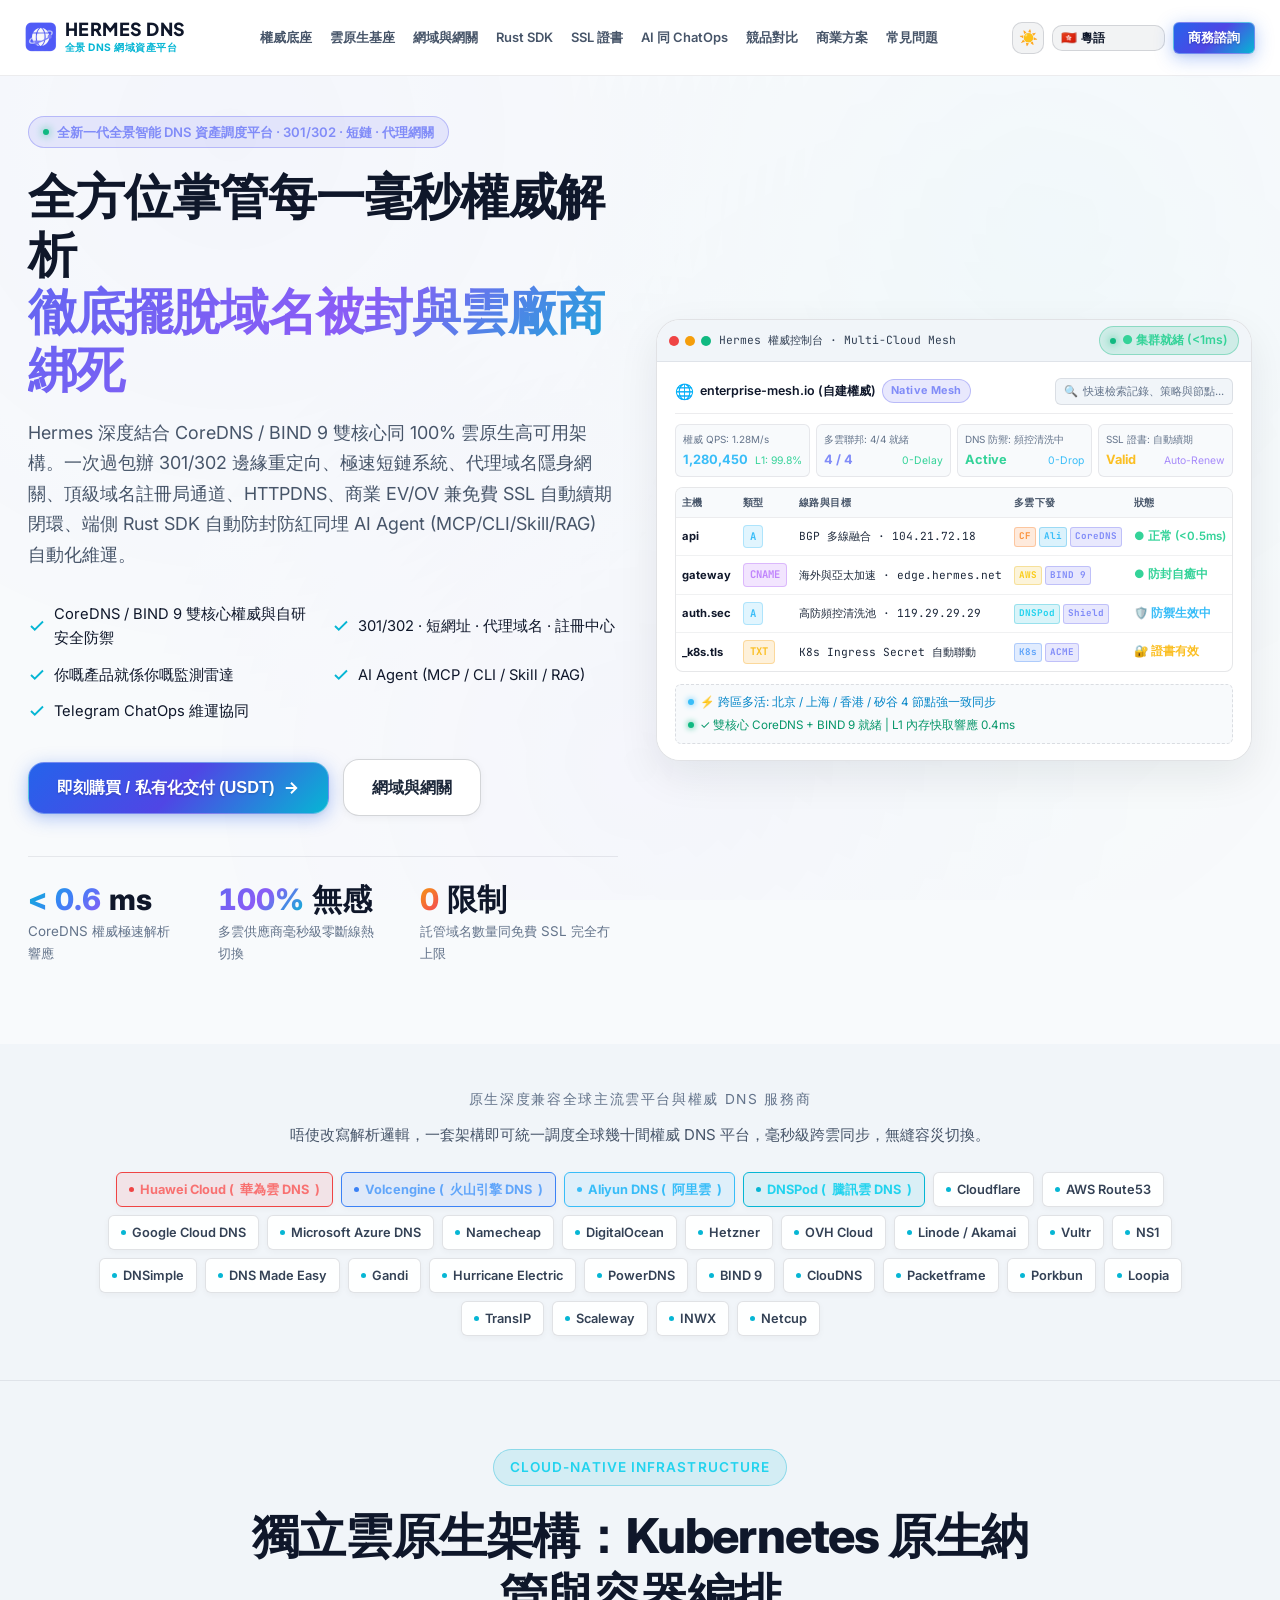
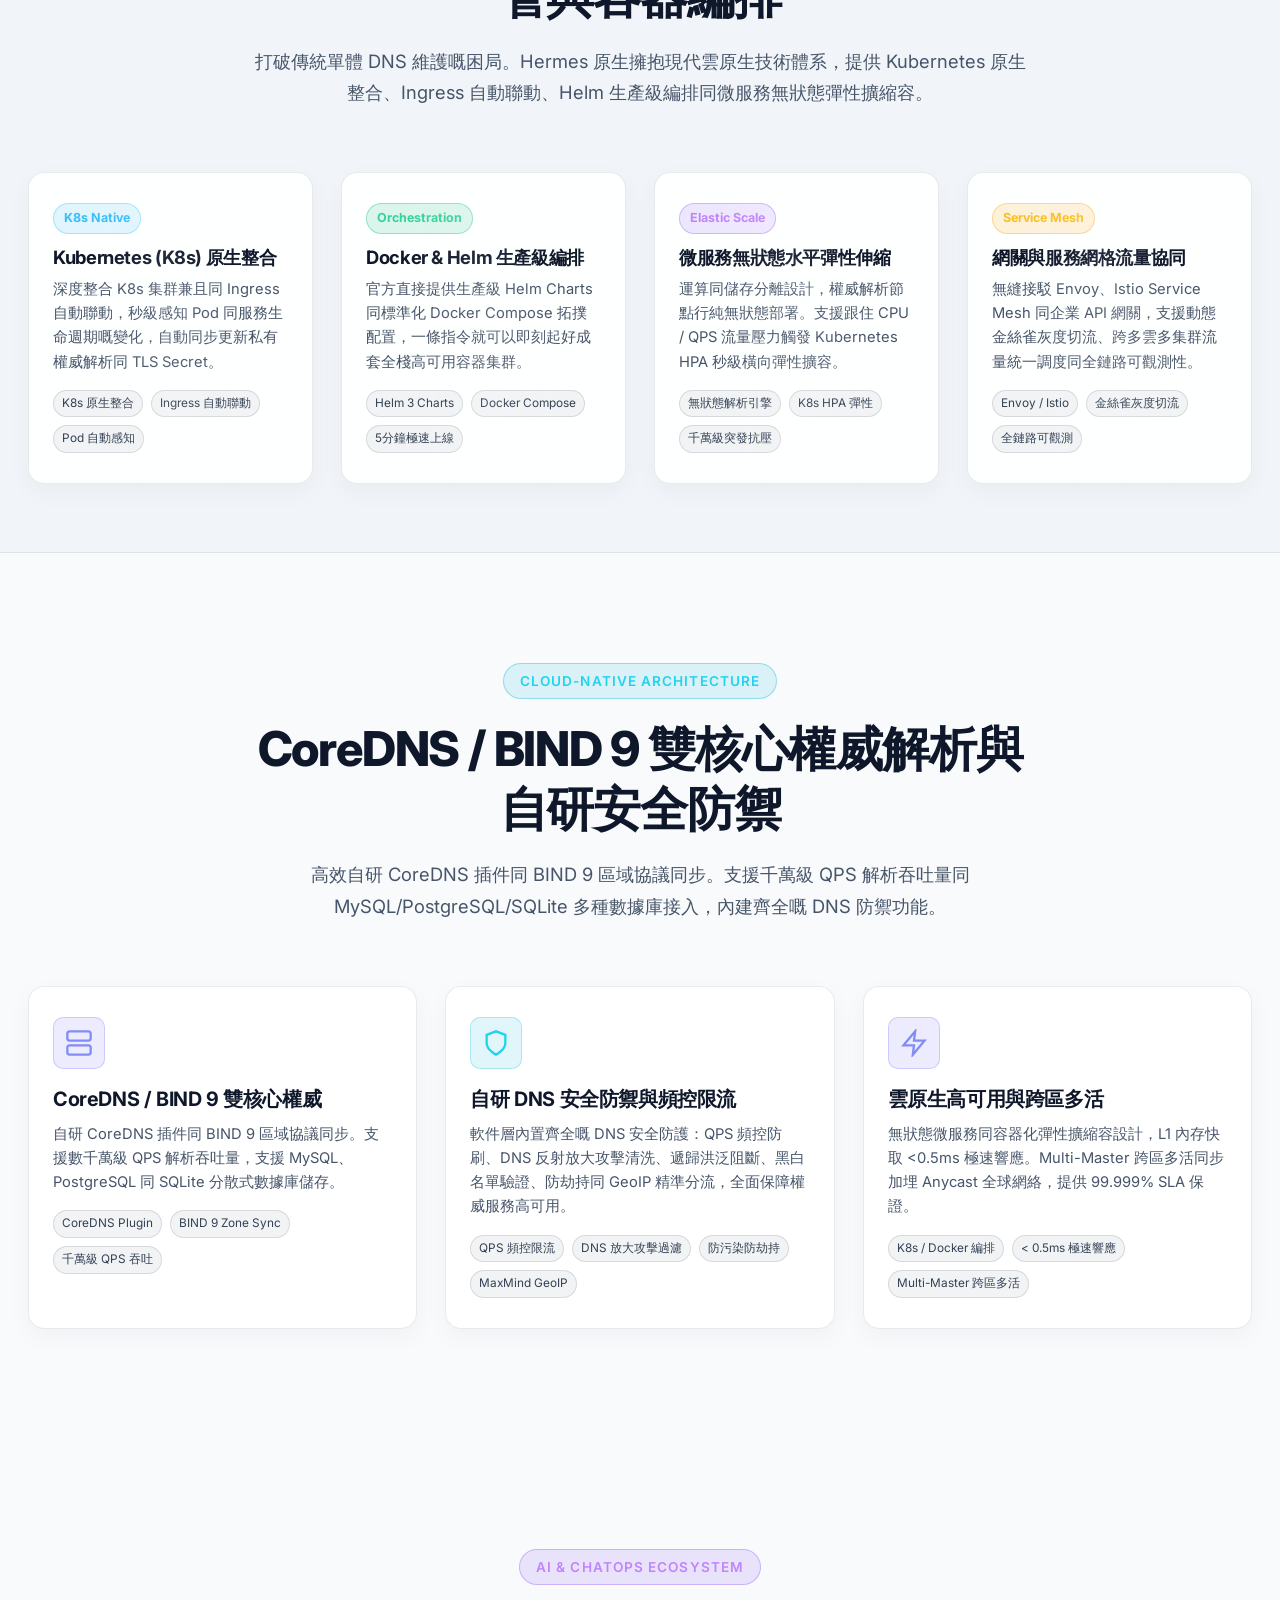
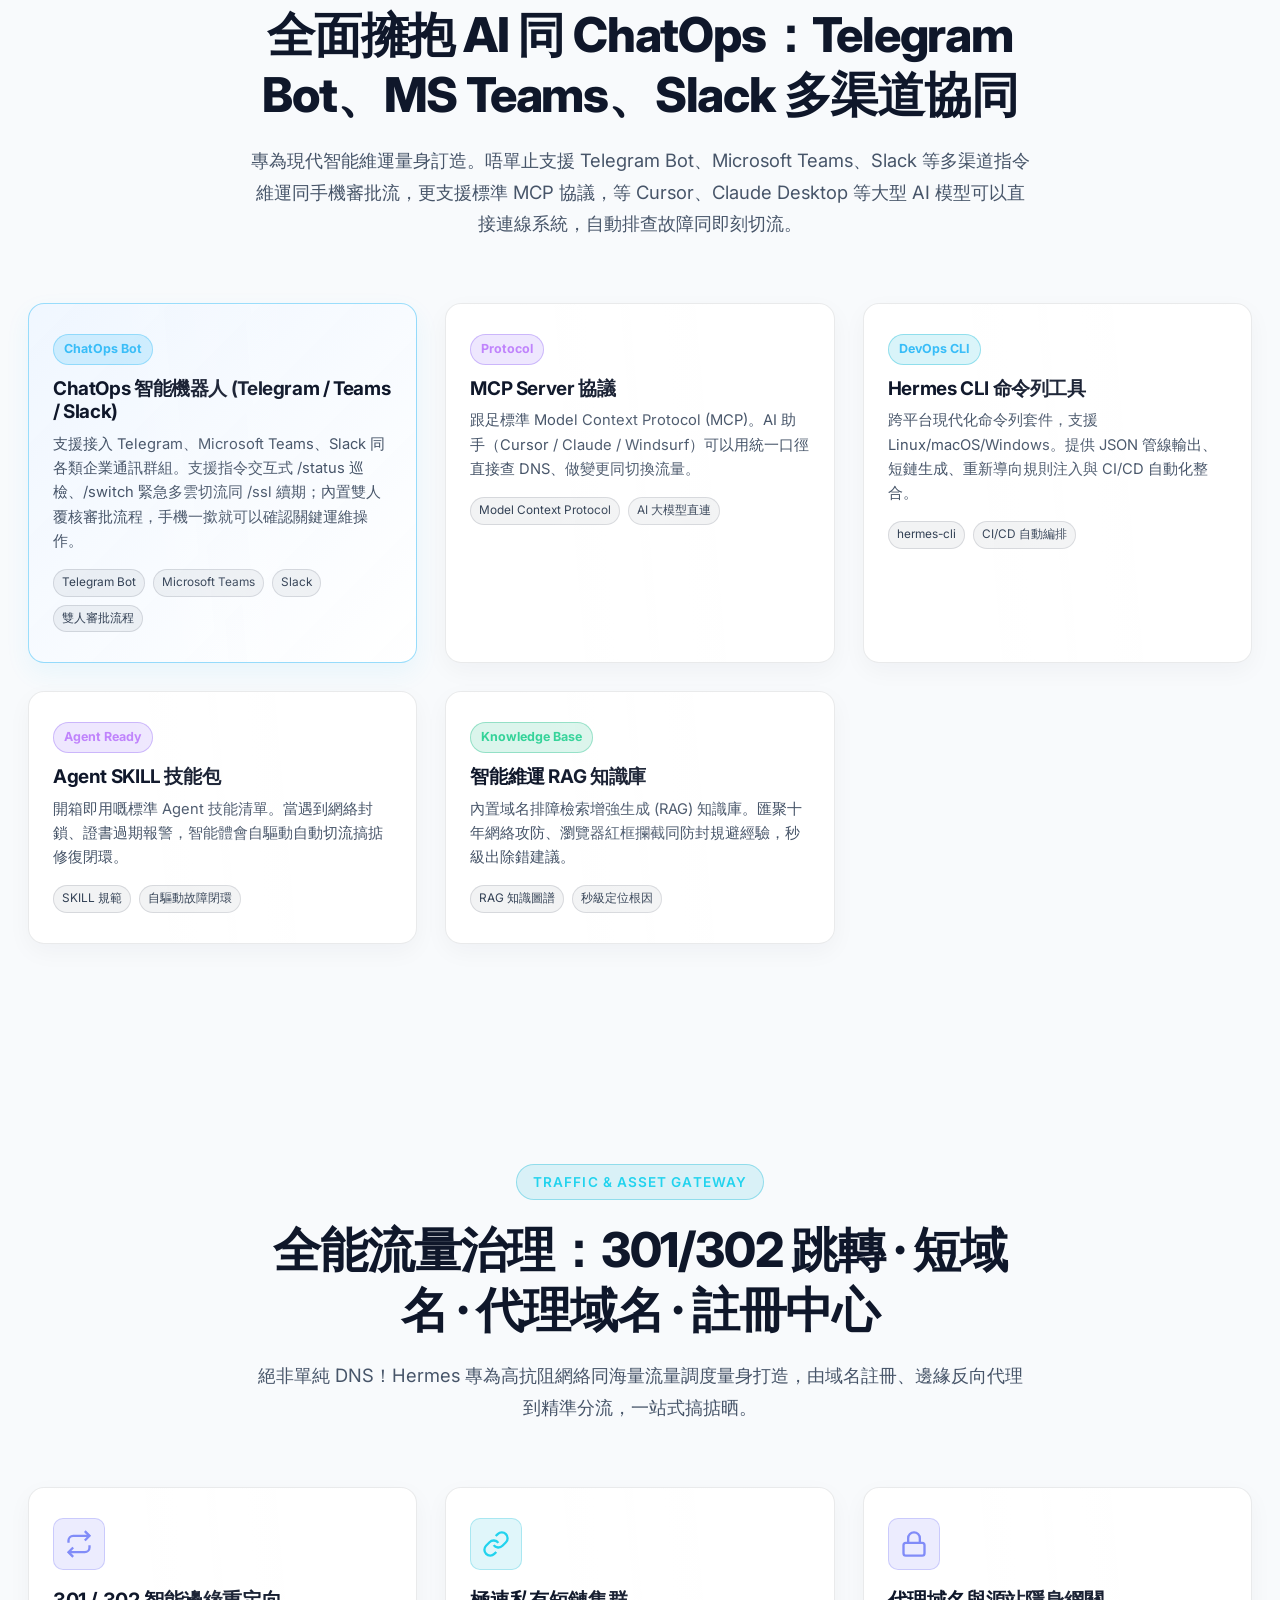
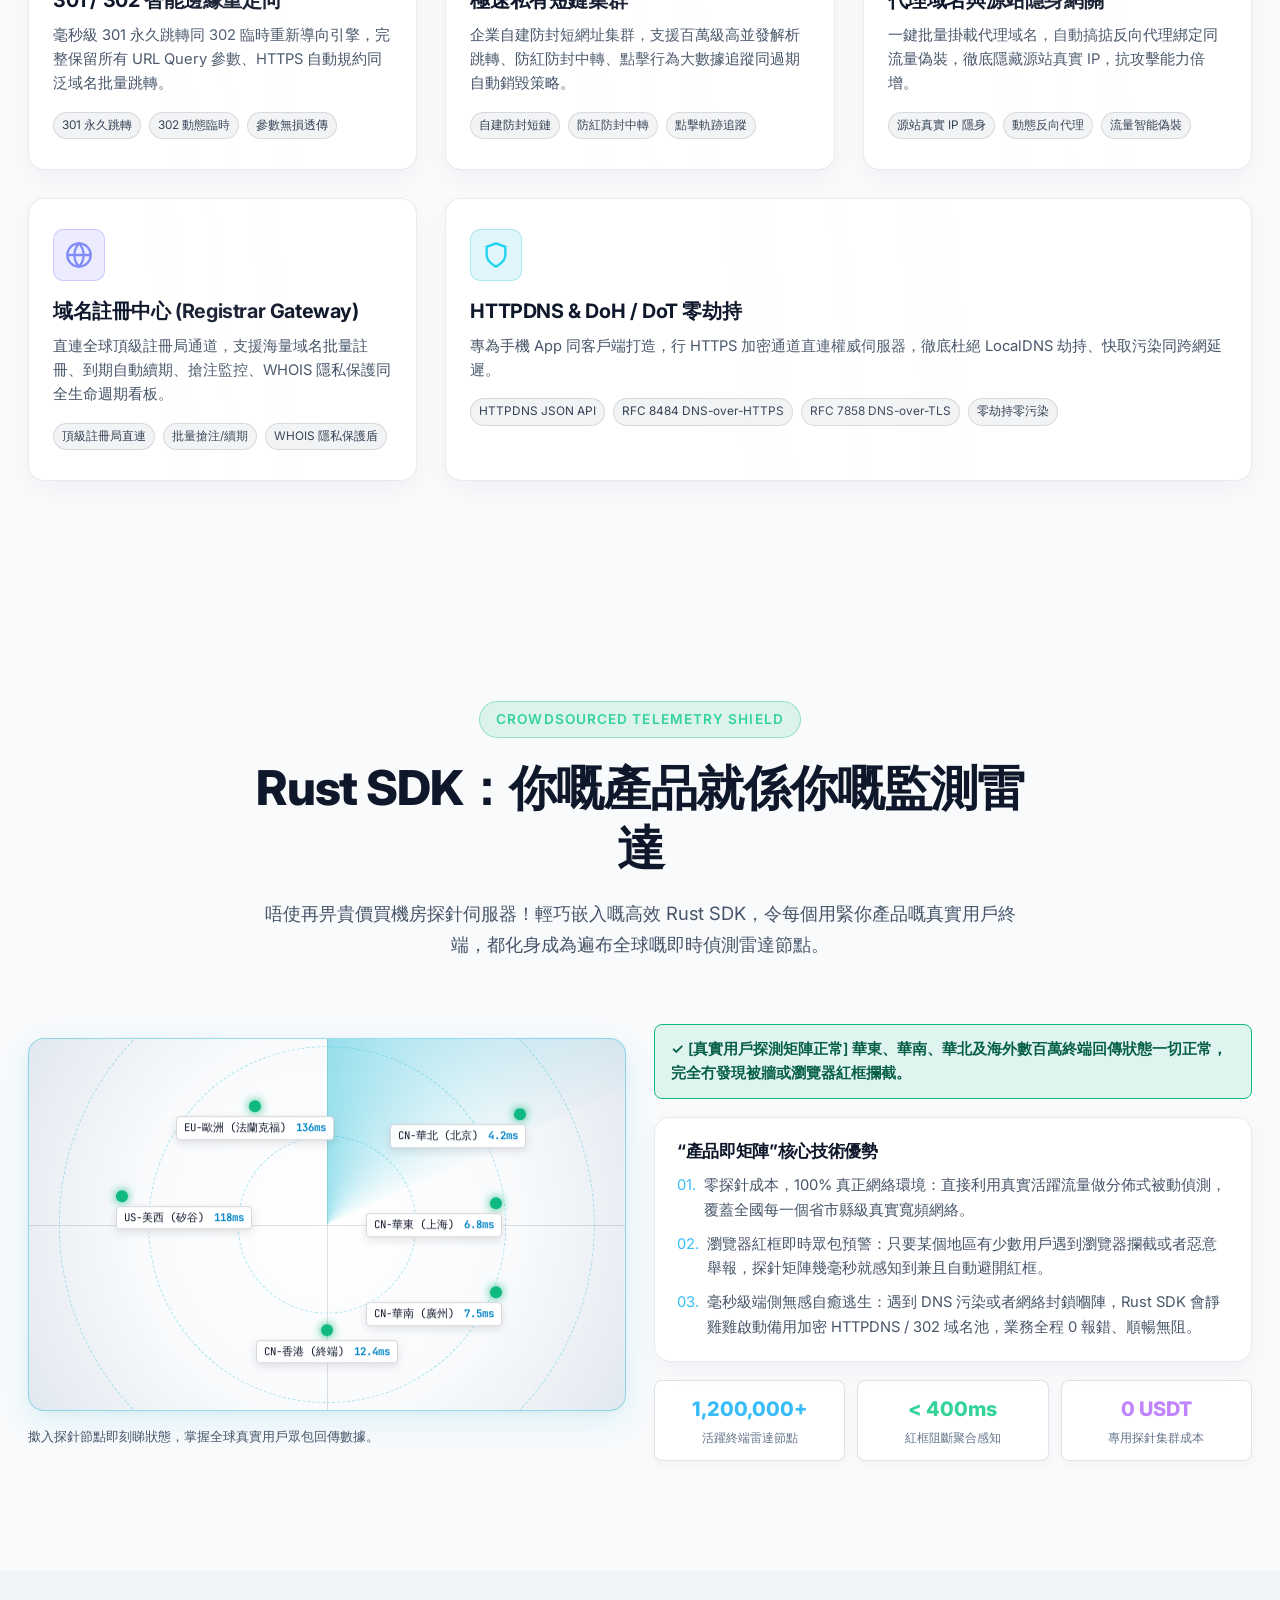
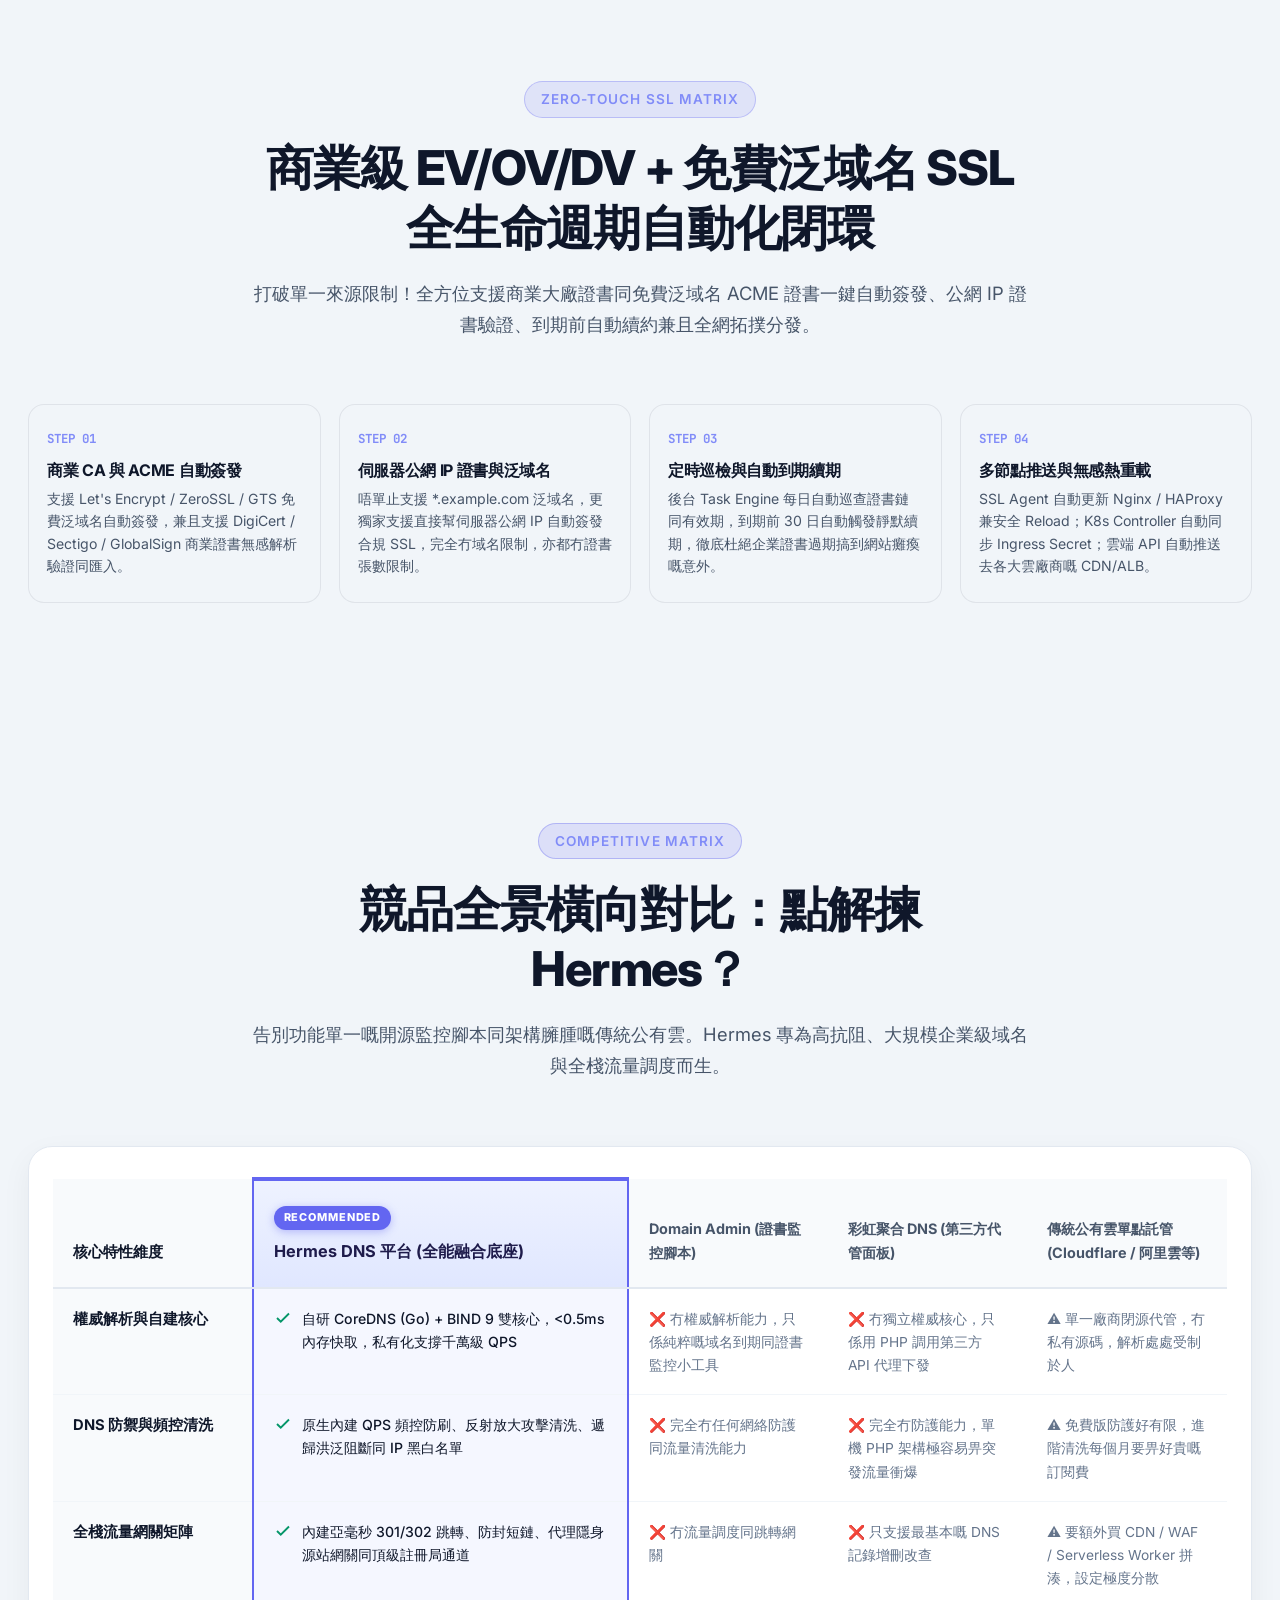
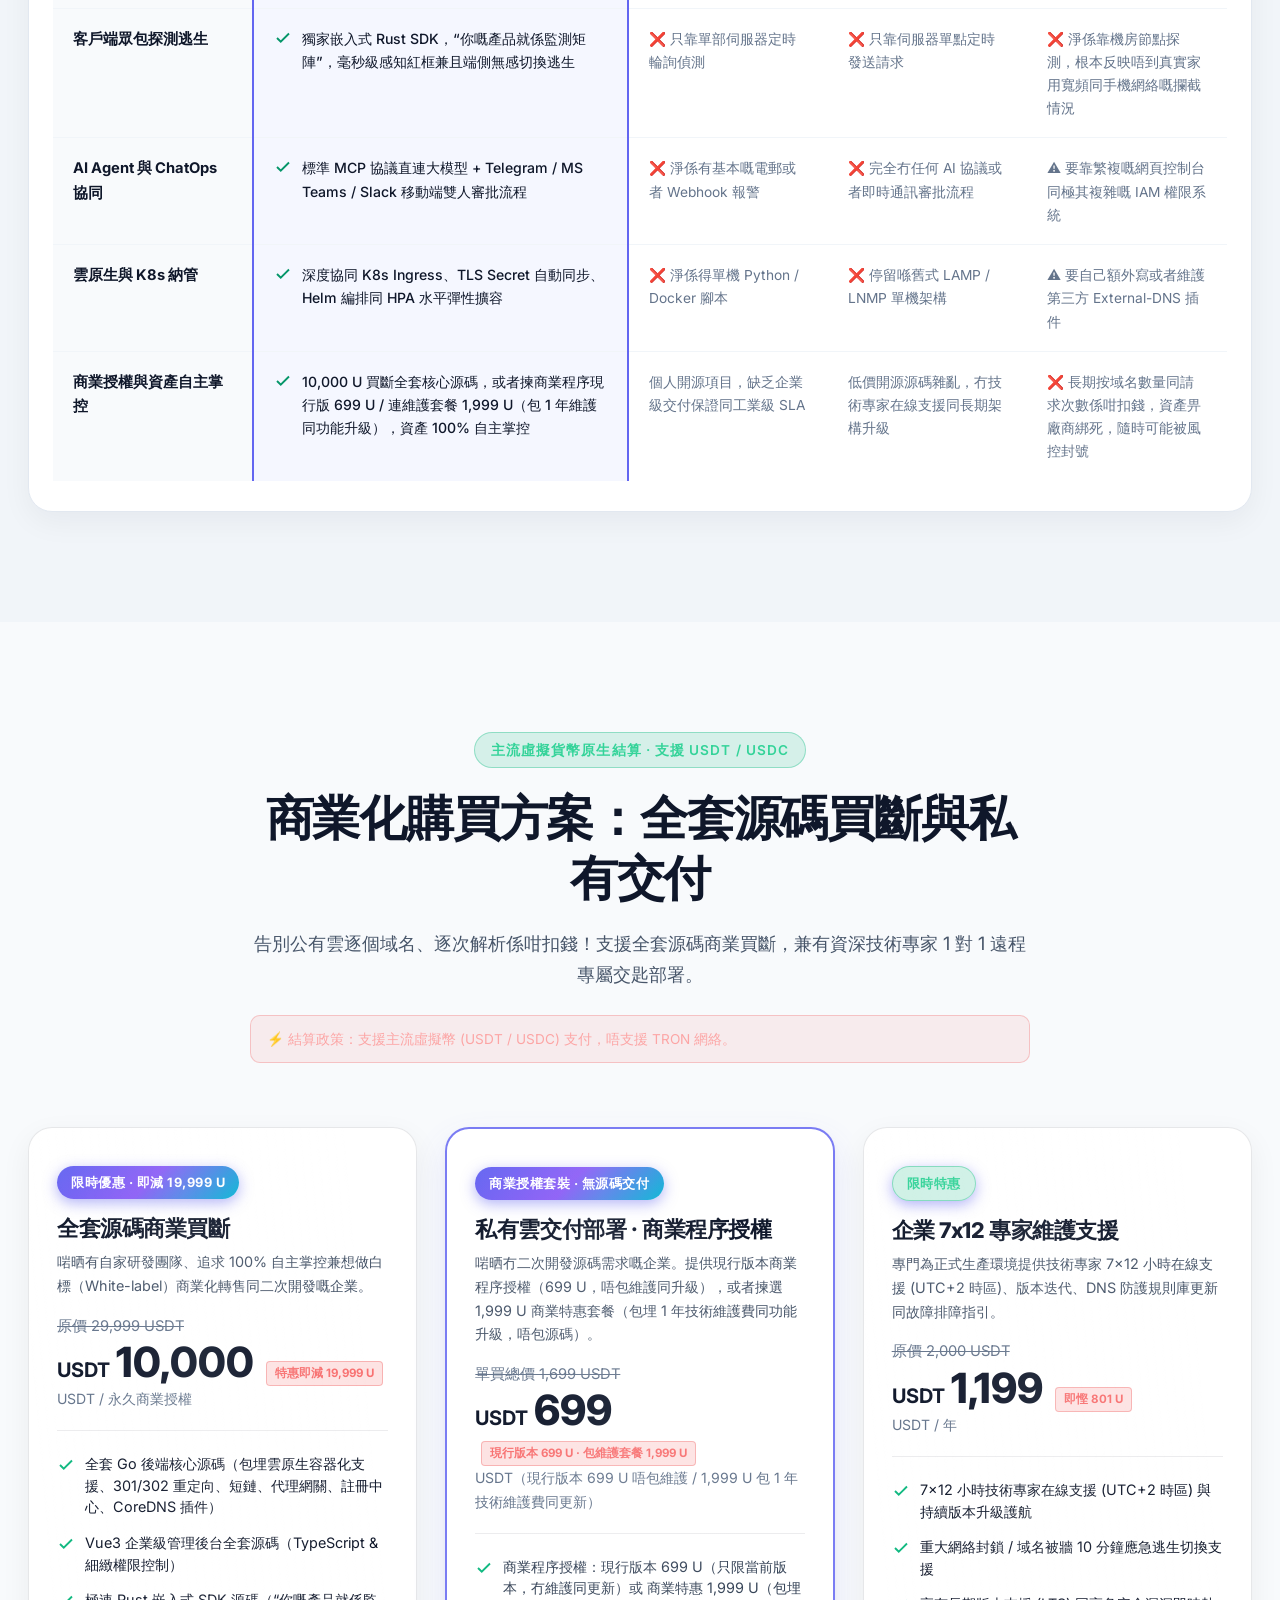
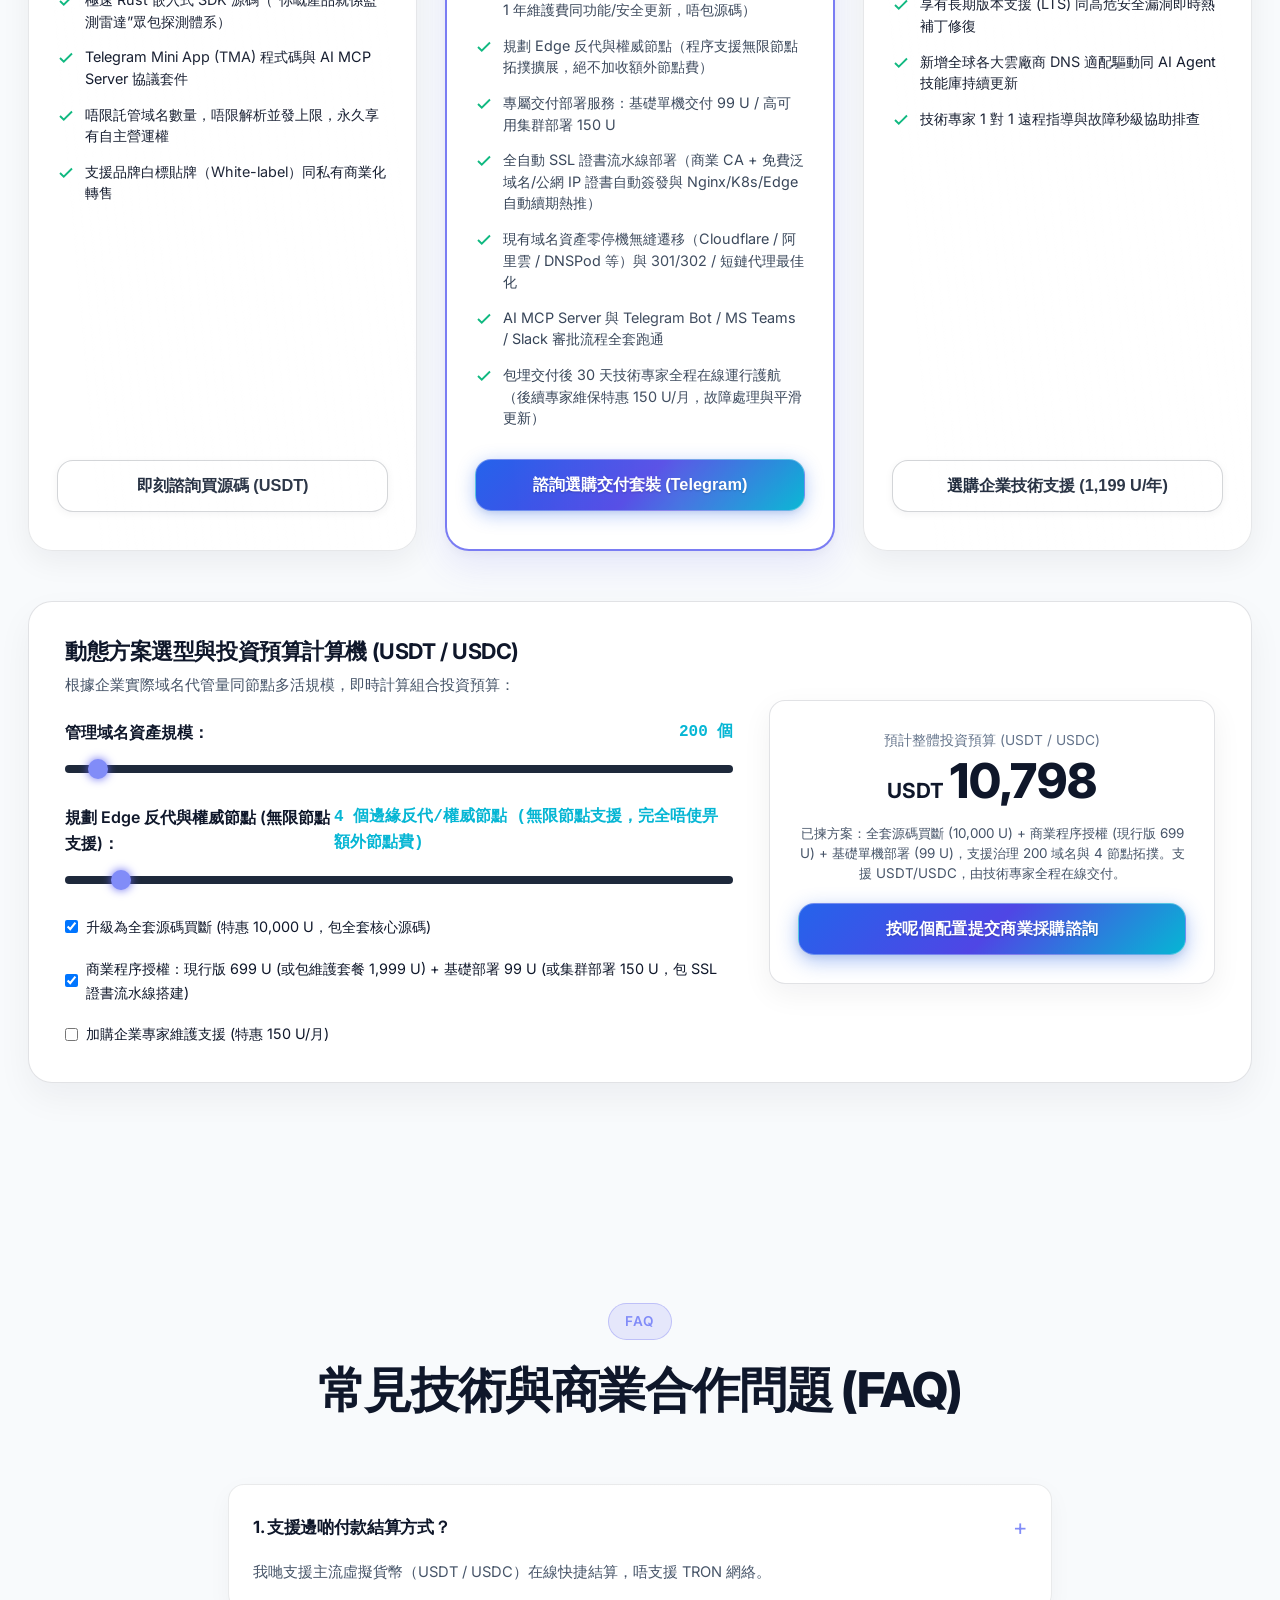
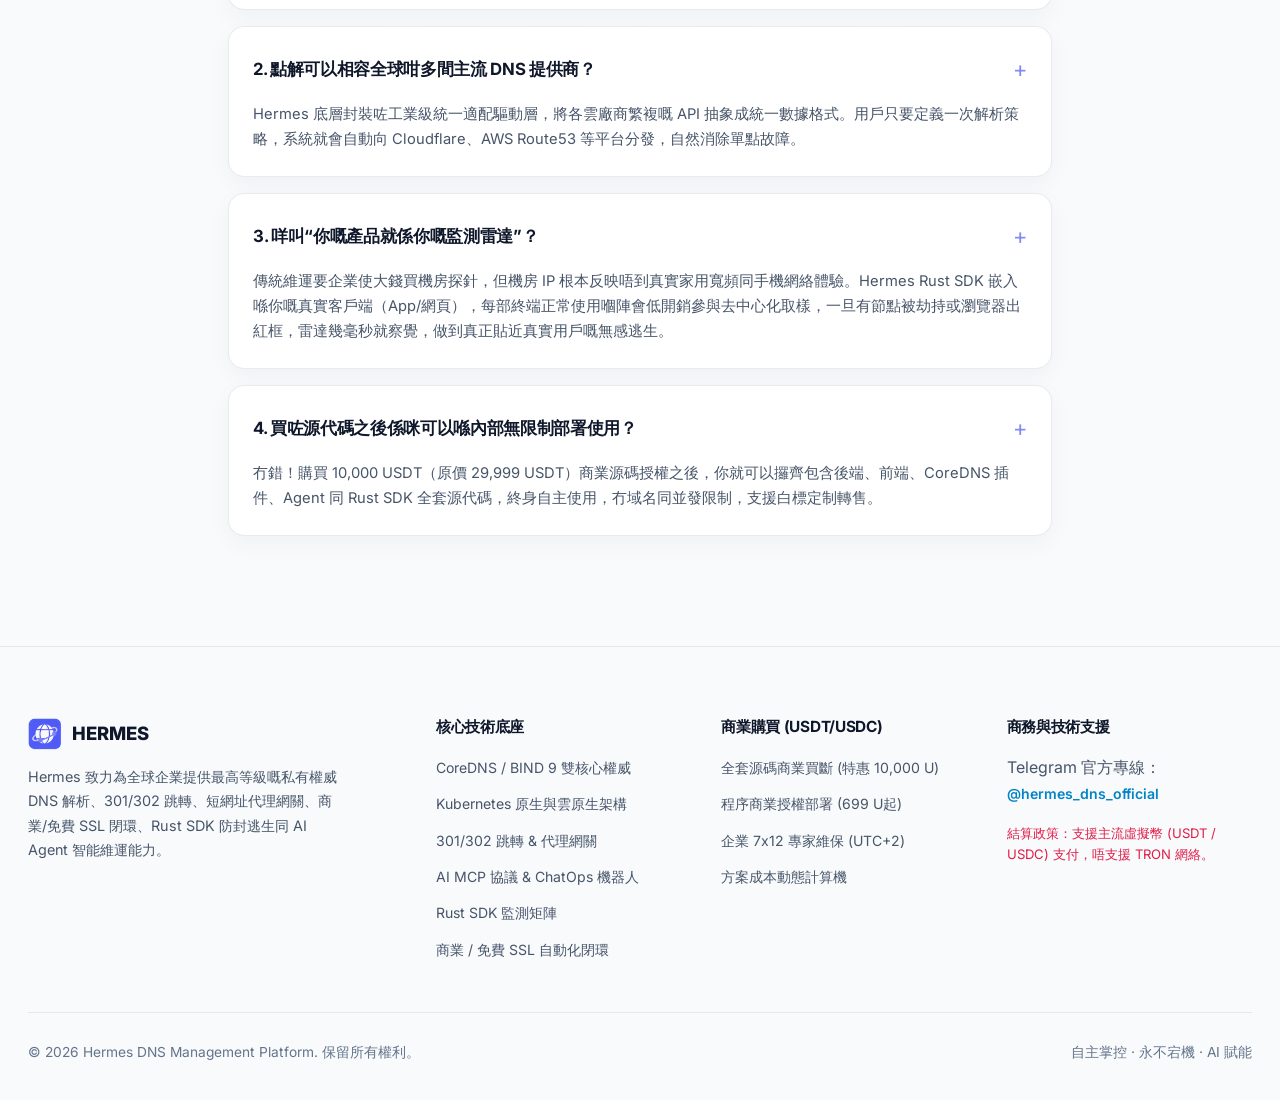
<file: zh-hk/index.html>
<!DOCTYPE html>
<html lang="zh-HK" data-lang="zh-hk" class="lang-zh">
<head>
  <meta charset="UTF-8">
  <meta name="viewport" content="width=device-width, initial-scale=1.0">
  <!-- Early Client Adaptive System: Zero-Flicker Theme & Language Initialization -->
  <script>
    (function() {
      try {
        // 1. Theme adaptation
        var savedTheme = localStorage.getItem('hermes_theme');
        var theme = savedTheme;
        if (!theme) {
          theme = (window.matchMedia && window.matchMedia('(prefers-color-scheme: light)').matches) ? 'light' : 'dark';
        }
        document.documentElement.setAttribute('data-theme', theme);

        // 2. Language adaptation
        var currentDocLang = document.documentElement.getAttribute('data-lang');
        var path = (window.location && window.location.pathname) ? window.location.pathname.toLowerCase() : '';
        var pathLang = null;
        var supported = ['zh-tw', 'zh-hk', 'zh', 'en', 'ja', 'ko', 'vi', 'ru', 'es'];
        for (var i = 0; i < supported.length; i++) {
          var sl = supported[i];
          if (path.indexOf('/' + sl + '/') !== -1 || path.indexOf('/' + sl + '.') !== -1 || (path.length >= sl.length && path.slice(-sl.length) === sl)) {
            pathLang = sl;
            break;
          }
        }
        var lang = pathLang || currentDocLang || localStorage.getItem('hermes_lang');
        if (!lang) {
          var navLangs = (navigator.languages && navigator.languages.length) ? navigator.languages : [navigator.language || ''];
          for (var i = 0; i < navLangs.length; i++) {
            var raw = navLangs[i];
            if (!raw) continue;
            var l = raw.toLowerCase().trim();
            if (l === 'zh-tw' || l.indexOf('zh-hant-tw') === 0) { lang = 'zh-tw'; break; }
            if (l === 'zh-hk' || l === 'zh-mo' || l.indexOf('hant') !== -1) { lang = 'zh-hk'; break; }
            if (l === 'zh' || l === 'zh-cn' || l === 'zh-sg' || l.indexOf('zh-hans') === 0 || l.indexOf('zh') === 0) { lang = 'zh'; break; }
            if (l.indexOf('ja') === 0) { lang = 'ja'; break; }
            if (l.indexOf('ko') === 0) { lang = 'ko'; break; }
            if (l.indexOf('vi') === 0) { lang = 'vi'; break; }
            if (l.indexOf('ru') === 0 || l.indexOf('uk') === 0 || l.indexOf('be') === 0 || l.indexOf('kk') === 0) { lang = 'ru'; break; }
            if (l.indexOf('es') === 0) { lang = 'es'; break; }
            if (l.indexOf('en') === 0) { lang = 'en'; break; }
          }
          if (!lang) lang = 'zh';
        }
        document.documentElement.lang = lang;
        document.documentElement.setAttribute('data-lang', lang);
        if (lang.indexOf('zh') === 0) {
          document.documentElement.classList.add('lang-zh');
          document.documentElement.classList.remove('lang-non-zh');
        } else {
          document.documentElement.classList.remove('lang-zh');
          document.documentElement.classList.add('lang-non-zh');
        }
      } catch(e) {}
    })();
  </script>
  <title data-i18n="site_title">Hermes - 企業級私有權威 DNS 與多雲高防流量調度系統</title>
  
  <!-- SEO Comprehensive Meta Tags -->
  <meta name="description" content="Hermes 係專為企業度身訂造嘅高效私有權威 DNS 平台（CoreDNS/BIND9 雙核心），包辦 HTTPDNS、多雲無感極速切換、商業及免費 SSL 自動化閉環、Rust SDK 防封防紅自癒同 AI Agent 智能維運調度。">
  <meta name="keywords" content="权威DNS, 智能DNS, CoreDNS, BIND9, HTTPDNS, DoH, DoT, 多云DNS切换, 多供应商线路, 千线BGP, 域名托管, SSL自动续费, 商业证书签发, 免费泛域名SSL, Rust SDK, 浏览器红框检测, 防红检测, 被墙逃生, AI Agent, MCP, RAG, EVM USDT">
  <meta name="robots" content="index, follow, max-snippet:-1, max-image-preview:large, max-video-preview:-1">
  <link rel="canonical" href="https://hermes.161616.top/zh-hk/">

  <!-- Alternate Language SEO Tags -->
  <link rel="alternate" hreflang="zh-CN" href="https://hermes.161616.top/zh/">
  <link rel="alternate" hreflang="zh-TW" href="https://hermes.161616.top/zh-tw/">
  <link rel="alternate" hreflang="zh-HK" href="https://hermes.161616.top/zh-hk/">
  <link rel="alternate" hreflang="en" href="https://hermes.161616.top/en/">
  <link rel="alternate" hreflang="ja" href="https://hermes.161616.top/ja/">
  <link rel="alternate" hreflang="ko" href="https://hermes.161616.top/ko/">
  <link rel="alternate" hreflang="vi" href="https://hermes.161616.top/vi/">
  <link rel="alternate" hreflang="ru" href="https://hermes.161616.top/ru/">
  <link rel="alternate" hreflang="es" href="https://hermes.161616.top/es/">
  <link rel="alternate" hreflang="x-default" href="https://hermes.161616.top/">

  <!-- Open Graph / Social SEO -->
  <meta property="og:locale" content="zh_HK">
  <meta property="og:type" content="software">
  <meta property="og:title" content="Hermes - 企業級私有權威 DNS 與多雲高防流量調度系統">
  <meta property="og:description" content="Hermes 係專為企業度身訂造嘅高效私有權威 DNS 平台（CoreDNS/BIND9 雙核心），包辦 HTTPDNS、多雲無感極速切換、商業及免費 SSL 自動化閉環、Rust SDK 防封防紅自癒同 AI Agent 智能維運調度。">
  <meta property="og:url" content="https://hermes.161616.top/zh-hk/">
  <meta property="og:site_name" content="Hermes Platform">
  <meta property="og:image" content="https://hermes.161616.top/assets/images/logo.png">

  <!-- Twitter Card -->
  <meta name="twitter:card" content="summary_large_image">
  <meta name="twitter:title" content="Hermes - 企業級私有權威 DNS 與多雲高防流量調度系統">
  <meta name="twitter:description" content="Hermes 係專為企業度身訂造嘅高效私有權威 DNS 平台（CoreDNS/BIND9 雙核心），包辦 HTTPDNS、多雲無感極速切換、商業及免費 SSL 自動化閉環、Rust SDK 防封防紅自癒同 AI Agent 智能維運調度。">
  <meta name="twitter:image" content="https://hermes.161616.top/assets/images/logo.png">

  <!-- Structured Data JSON-LD (Schema.org) for SEO -->
  <script type="application/ld+json">
  {
    "@context": "https://schema.org",
    "@graph": [
      {
        "@type": "SoftwareApplication",
        "name": "Hermes DNS Platform",
        "applicationCategory": "DevOpsApplication",
        "operatingSystem": "Linux, Windows, macOS, Docker, Kubernetes",
        "offers": {
          "@type": "Offer",
          "price": "999",
          "priceCurrency": "USD"
        },
        "description": "Enterprise Private Authoritative DNS, Multi-Cloud Switcher, Commercial SSL Automation, Rust Anti-Red SDK and AI MCP Engine."
      },
      {
        "@type": "Organization",
        "name": "Hermes DNS Management Platform",
        "url": "https://hermes.161616.top",
        "logo": "https://hermes.161616.top/assets/images/logo.png",
        "sameAs": [
          "https://t.me/hermes_dns_official"
        ]
      }
    ]
  }
  </script>

  <!-- Stylesheets -->
  <link rel="stylesheet" href="../assets/css/style.css">
  <link rel="stylesheet" href="../assets/css/components.css">
  <link rel="stylesheet" href="../assets/css/animations.css">
  
  <link rel="icon" type="image/png" href="../assets/images/logo.png">
</head>
<body>

  <!-- ================= 1. HEADER / NAVBAR WITH I18N ================= -->
  <header class="navbar" id="navbar">
    <div class="container navbar-container">
      <a href="#hero" class="brand-logo">
        <img src="../assets/images/logo.png" alt="Hermes DNS Platform" class="brand-logo-img">
        <div class="brand-text-box">
          <span class="brand-name">HERMES DNS</span>
          <span class="brand-sub" data-i18n="brand_sub">全景 DNS 網域資產平台</span>
        </div>
      </a>

      <!-- Streamlined Navigation to prevent overlap in any language -->
      <nav class="nav-links">
        <a href="#authoritative-core" class="nav-link" data-i18n="nav_arch">權威底座</a>
        <a href="#cloud-native" class="nav-link" data-i18n="nav_cloud">雲原生基座</a>
        <a href="#domain-matrix" class="nav-link" data-i18n="nav_domain_matrix">網域與網關</a>
        <a href="#rust-sdk" class="nav-link" data-i18n="nav_rust">Rust SDK</a>
        <a href="#ssl-pipeline" class="nav-link" data-i18n="nav_ssl">SSL 證書</a>
        <a href="#ai-ecosystem" class="nav-link" data-i18n="nav_chatops">AI 同 ChatOps</a>
        <a href="#comparison" class="nav-link" data-i18n="nav_comparison">競品對比</a>
        <a href="#pricing" class="nav-link" data-i18n="nav_pricing">商業方案</a>
        <a href="#faq" class="nav-link" data-i18n="nav_faq">常見問題</a>
      </nav>

      <div class="nav-actions">
        <!-- Light / Dark Theme Switcher Button -->
        <button class="theme-toggle-btn" id="theme-toggle-btn" aria-label="Toggle Theme" title="切换深色/浅色模式">🌙</button>

        <!-- Compact Language Switcher (9 Languages) -->
        <div class="lang-selector-box">
          <select class="lang-select" id="lang-select" aria-label="Language Selector">
            <option value="zh">🇨🇳 简体中文</option>
            <option value="zh-tw">🇹🇼 繁體中文</option>
            <option value="zh-hk" selected>🇭🇰 粵語</option>
            <option value="en">🇺🇸 English</option>
            <option value="ja">🇯🇵 日本語</option>
            <option value="ko">🇰🇷 한국어</option>
            <option value="vi">🇻🇳 Tiếng Việt</option>
            <option value="ru">🇷🇺 Русский</option>
            <option value="es">🇪🇸 Español</option>
          </select>
        </div>

        <button class="btn btn-primary btn-sm btn-trigger-inquiry" data-plan="官网导航咨询">
          <span data-i18n="nav_inquiry_btn">商務諮詢</span>
        </button>
      </div>

      <button class="mobile-toggle" aria-label="Toggle Menu">
        <svg width="24" height="24" viewBox="0 0 24 24" fill="none" stroke="currentColor" stroke-width="2">
          <line x1="3" y1="12" x2="21" y2="12"></line>
          <line x1="3" y1="6" x2="21" y2="6"></line>
          <line x1="3" y1="18" x2="21" y2="18"></line>
        </svg>
      </button>
    </div>
  </header>

  <!-- ================= 2. HERO SECTION ================= -->
  <section class="hero-section" id="hero">
    <div class="container hero-grid">
      
      <div class="hero-content">
        <div class="hero-tag">
          <span class="status-dot"></span>
          <span data-i18n="hero_tag">全新一代全景智能 DNS 資產調度平台 · 301/302 · 短鏈 · 代理網關</span>
        </div>

        <h1 class="hero-title">
          <span data-i18n="hero_title_1">全方位掌管每一毫秒權威解析</span><br class="hero-title-br">
          <span class="text-gradient" data-i18n="hero_title_2">徹底擺脫域名被封與雲廠商綁死</span>
        </h1>

        <p class="hero-desc" data-i18n="hero_desc">Hermes 深度結合 CoreDNS / BIND 9 雙核心同 100% 雲原生高可用架構。一次過包辦 301/302 邊緣重定向、極速短鏈系統、代理域名隱身網關、頂級域名註冊局通道、HTTPDNS、商業 EV/OV 兼免費 SSL 自動續期閉環、端側 Rust SDK 自動防封防紅同埋 AI Agent (MCP/CLI/Skill/RAG) 自動化維運。</p>

        <div class="hero-highlights">
          <div class="highlight-item">
            <svg width="18" height="18" viewBox="0 0 24 24" fill="none" stroke="currentColor" stroke-width="2.5"><polyline points="20 6 9 17 4 12"></polyline></svg>
            <span data-i18n="badge_coredns">CoreDNS / BIND 9 雙核心權威與自研安全防禦</span>
          </div>
          <div class="highlight-item">
            <svg width="18" height="18" viewBox="0 0 24 24" fill="none" stroke="currentColor" stroke-width="2.5"><polyline points="20 6 9 17 4 12"></polyline></svg>
            <span data-i18n="badge_matrix">301/302 · 短網址 · 代理域名 · 註冊中心</span>
          </div>
          <div class="highlight-item">
            <svg width="18" height="18" viewBox="0 0 24 24" fill="none" stroke="currentColor" stroke-width="2.5"><polyline points="20 6 9 17 4 12"></polyline></svg>
            <span data-i18n="badge_rust">你嘅產品就係你嘅監測雷達</span>
          </div>
          <div class="highlight-item">
            <svg width="18" height="18" viewBox="0 0 24 24" fill="none" stroke="currentColor" stroke-width="2.5"><polyline points="20 6 9 17 4 12"></polyline></svg>
            <span data-i18n="badge_ai">AI Agent (MCP / CLI / Skill / RAG)</span>
          </div>
          <div class="highlight-item">
            <svg width="18" height="18" viewBox="0 0 24 24" fill="none" stroke="currentColor" stroke-width="2.5"><polyline points="20 6 9 17 4 12"></polyline></svg>
            <span data-i18n="badge_chatops">Telegram ChatOps 維運協同</span>
          </div>
        </div>

        <div class="hero-actions">
          <button class="btn btn-primary btn-lg btn-trigger-inquiry" data-plan="首屏商业购买意向">
            <span data-i18n="hero_btn_buy">即刻購買 / 私有化交付 (USDT)</span>
            <svg width="18" height="18" viewBox="0 0 24 24" fill="none" stroke="currentColor" stroke-width="2.5"><line x1="5" y1="12" x2="19" y2="12"></line><polyline points="12 5 19 12 12 19"></polyline></svg>
          </button>
          <a href="#domain-matrix" class="btn btn-secondary btn-lg">
            <span data-i18n="nav_domain_matrix">網域與網關</span>
          </a>
        </div>

        <div class="hero-metrics">
          <div class="metric-item">
            <div class="metric-num"><span class="text-gradient-cyan">&lt; 0.6</span> ms</div>
            <div class="metric-label" data-i18n="metric_latency">CoreDNS 權威極速解析響應</div>
          </div>
          <div class="metric-item">
            <div class="metric-num"><span class="text-gradient">100%</span> <span data-i18n="metric_seamless">無感</span></div>
            <div class="metric-label" data-i18n="metric_switch">多雲供應商毫秒級零斷線熱切換</div>
          </div>
          <div class="metric-item">
            <div class="metric-num"><span class="text-gradient-gold">0</span> <span data-i18n="metric_limits">限制</span></div>
            <div class="metric-label" data-i18n="metric_zero">託管域名數量同免費 SSL 完全冇上限</div>
          </div>
        </div>
      </div>

      <!-- Hero Right Dashboard (Header Overlap & i18n fixed) -->
      <div class="hero-visual">
        <div class="dashboard-mock float-anim">
          <div class="window-header">
            <div class="window-dots">
              <span></span><span></span><span></span>
            </div>
            <div class="window-title" data-i18n="console_win_title">Hermes 權威控制台 · Multi-Cloud Mesh</div>
            <span class="status-pill"><span class="status-dot"></span> <span data-i18n="console_win_status">● 集群就緒 (<1ms)</span></span>
          </div>

          <div class="window-body">
            <!-- Console Topbar with Zone breadcrumb and filter -->
            <div class="console-topbar">
              <div class="console-breadcrumb">
                <span style="font-size: 0.95rem;">🌐</span>
                <span data-i18n="console_zone_name">enterprise-mesh.io (自建權威)</span>
                <span class="zone-badge">Native Mesh</span>
              </div>
              <div class="console-search-box">
                <span>🔍</span>
                <span data-i18n="console_search_hint">快速檢索記錄、策略與節點...</span>
              </div>
            </div>

            <!-- Console Metrics Cards (4 compact cards) -->
            <div class="console-metrics-row">
              <div class="console-metric-item">
                <div class="metric-lbl" data-i18n="console_stat_qps">權威 QPS: 1.28M/s</div>
                <div class="metric-val" style="color: #38bdf8;">1,280,450 <span style="font-size: 0.65rem; color: #34d399; font-weight: normal;">L1: 99.8%</span></div>
              </div>
              <div class="console-metric-item">
                <div class="metric-lbl" data-i18n="console_stat_sync">多雲聯邦: 4/4 就緒</div>
                <div class="metric-val" style="color: #818cf8;">4 / 4 <span style="font-size: 0.65rem; color: #34d399; font-weight: normal;">0-Delay</span></div>
              </div>
              <div class="console-metric-item">
                <div class="metric-lbl" data-i18n="console_stat_defense">DNS 防禦: 頻控清洗中</div>
                <div class="metric-val" style="color: #34d399;">Active <span style="font-size: 0.65rem; color: #38bdf8; font-weight: normal;">0-Drop</span></div>
              </div>
              <div class="console-metric-item">
                <div class="metric-lbl" data-i18n="console_stat_ssl">SSL 證書: 自動續期</div>
                <div class="metric-val" style="color: #fbbf24;">Valid <span style="font-size: 0.65rem; color: #a78bfa; font-weight: normal;">Auto-Renew</span></div>
              </div>
            </div>

            <!-- Authentic Live DNS Records Data Table (真实的 DNS 生产级解析记录管理表) -->
            <div class="console-records-table-wrapper">
              <table class="console-records-table">
                <thead>
                  <tr>
                    <th style="width: 16%;" data-i18n="console_th_host">主機</th>
                    <th style="width: 12%;" data-i18n="console_th_type">類型</th>
                    <th style="width: 34%;" data-i18n="console_th_line">線路與目標</th>
                    <th style="width: 20%;" data-i18n="console_th_sync">多雲下發</th>
                    <th style="width: 18%;" data-i18n="console_th_status">狀態</th>
                  </tr>
                </thead>
                <tbody>
                  <tr>
                    <td><strong style="color: #ffffff;">api</strong></td>
                    <td><span class="rec-type-badge rec-a">A</span></td>
                    <td><span style="font-family: 'JetBrains Mono', monospace; color: #e2e8f0;" data-i18n="console_r1_line">BGP 多線融合 · 104.21.72.18</span></td>
                    <td>
                      <span class="sync-tag sync-cf">CF</span>
                      <span class="sync-tag sync-ali">Ali</span>
                      <span class="sync-tag sync-mesh">CoreDNS</span>
                    </td>
                    <td><span class="rec-status-ok" data-i18n="console_r1_status">● 正常 (<0.5ms)</span></td>
                  </tr>

                  <tr>
                    <td><strong style="color: #ffffff;">gateway</strong></td>
                    <td><span class="rec-type-badge rec-cname">CNAME</span></td>
                    <td><span style="font-family: 'JetBrains Mono', monospace; color: #e2e8f0;" data-i18n="console_r2_line">海外與亞太加速 · edge.hermes.net</span></td>
                    <td>
                      <span class="sync-tag sync-aws">AWS</span>
                      <span class="sync-tag sync-mesh">BIND 9</span>
                    </td>
                    <td><span class="rec-status-ok" data-i18n="console_r2_status">● 防封自癒中</span></td>
                  </tr>

                  <tr>
                    <td><strong style="color: #ffffff;">auth.sec</strong></td>
                    <td><span class="rec-type-badge rec-a">A</span></td>
                    <td><span style="font-family: 'JetBrains Mono', monospace; color: #e2e8f0;" data-i18n="console_r3_line">高防頻控清洗池 · 119.29.29.29</span></td>
                    <td>
                      <span class="sync-tag sync-pod">DNSPod</span>
                      <span class="sync-tag sync-mesh">Shield</span>
                    </td>
                    <td><span class="rec-status-shield" data-i18n="console_r3_status">🛡️ 防禦生效中</span></td>
                  </tr>

                  <tr>
                    <td><strong style="color: #ffffff;">_k8s.tls</strong></td>
                    <td><span class="rec-type-badge rec-txt">TXT</span></td>
                    <td><span style="font-family: 'JetBrains Mono', monospace; color: #e2e8f0;" data-i18n="console_r4_line">K8s Ingress Secret 自動聯動</span></td>
                    <td>
                      <span class="sync-tag sync-k8s">K8s</span>
                      <span class="sync-tag sync-mesh">ACME</span>
                    </td>
                    <td><span class="rec-status-ssl" data-i18n="console_r4_status">🔐 證書有效</span></td>
                  </tr>
                </tbody>
              </table>
            </div>

            <!-- Real-time Cluster Telemetry Status Bar -->
            <div class="console-footer-bar">
              <div class="console-footer-line1">
                <span class="status-dot-sm" style="background:#38bdf8; box-shadow:0 0 6px #38bdf8;"></span>
                <span data-i18n="console_footer_sync">⚡ 跨區多活: 北京 / 上海 / 香港 / 矽谷 4 節點強一致同步</span>
              </div>
              <div class="console-footer-line2">
                <span class="status-dot-sm" style="background:#10b981; box-shadow:0 0 6px #10b981;"></span>
                <span data-i18n="console_footer_engine">✓ 雙核心 CoreDNS + BIND 9 就緒 | L1 內存快取響應 0.4ms</span>
              </div>
            </div>

          </div>
        </div>
      </div>

    </div>
  </section>

  <!-- ================= 3. GLOBAL PROVIDER SHOWCASE ================= -->
  <section class="section-alt" style="padding: 44px 0; border-bottom: 1px solid var(--border-subtle);">
    <div class="container" style="text-align: center;">
      <div style="font-size: 0.86rem; color: var(--text-muted); text-transform: uppercase; letter-spacing: 0.12em; margin-bottom: 12px;" data-i18n="provider_title">原生深度兼容全球主流雲平台與權威 DNS 服務商</div>
      <p style="font-size: 0.94rem; color: var(--text-secondary); max-width: 820px; margin: 0 auto 24px auto;" data-i18n="provider_desc">唔使改寫解析邏輯，一套架構即可統一調度全球幾十間權威 DNS 平台，毫秒級跨雲同步，無縫容災切換。</p>

      <div class="provider-wall">
        <span class="provider-chip" style="border-color: #ef4444; background: rgba(239, 68, 68, 0.1); color: #f87171; font-weight: 700;"><span class="chip-dot" style="background:#ef4444;"></span>Huawei Cloud (<span data-i18n="prov_huawei">華為雲 DNS</span>)</span>
        <span class="provider-chip" style="border-color: #3b82f6; background: rgba(59, 130, 246, 0.1); color: #60a5fa; font-weight: 700;"><span class="chip-dot" style="background:#3b82f6;"></span>Volcengine (<span data-i18n="prov_volc">火山引擎 DNS</span>)</span>
        <span class="provider-chip" style="border-color: #38bdf8; background: rgba(56, 189, 248, 0.1); color: #38bdf8; font-weight: 700;"><span class="chip-dot" style="background:#38bdf8;"></span>Aliyun DNS (<span data-i18n="prov_aliyun">阿里雲</span>)</span>
        <span class="provider-chip" style="border-color: #06b6d4; background: rgba(6, 182, 212, 0.1); color: #22d3ee; font-weight: 700;"><span class="chip-dot" style="background:#06b6d4;"></span>DNSPod (<span data-i18n="prov_tencent">騰訊雲 DNS</span>)</span>
        <span class="provider-chip"><span class="chip-dot"></span>Cloudflare</span>
        <span class="provider-chip"><span class="chip-dot"></span>AWS Route53</span>
        <span class="provider-chip"><span class="chip-dot"></span>Google Cloud DNS</span>
        <span class="provider-chip"><span class="chip-dot"></span>Microsoft Azure DNS</span>
        <span class="provider-chip"><span class="chip-dot"></span>Namecheap</span>
        <span class="provider-chip"><span class="chip-dot"></span>DigitalOcean</span>
        <span class="provider-chip"><span class="chip-dot"></span>Hetzner</span>
        <span class="provider-chip"><span class="chip-dot"></span>OVH Cloud</span>
        <span class="provider-chip"><span class="chip-dot"></span>Linode / Akamai</span>
        <span class="provider-chip"><span class="chip-dot"></span>Vultr</span>
        <span class="provider-chip"><span class="chip-dot"></span>NS1</span>
        <span class="provider-chip"><span class="chip-dot"></span>DNSimple</span>
        <span class="provider-chip"><span class="chip-dot"></span>DNS Made Easy</span>
        <span class="provider-chip"><span class="chip-dot"></span>Gandi</span>
        <span class="provider-chip"><span class="chip-dot"></span>Hurricane Electric</span>
        <span class="provider-chip"><span class="chip-dot"></span>PowerDNS</span>
        <span class="provider-chip"><span class="chip-dot"></span>BIND 9</span>
        <span class="provider-chip"><span class="chip-dot"></span>ClouDNS</span>
        <span class="provider-chip"><span class="chip-dot"></span>Packetframe</span>
        <span class="provider-chip"><span class="chip-dot"></span>Porkbun</span>
        <span class="provider-chip"><span class="chip-dot"></span>Loopia</span>
        <span class="provider-chip"><span class="chip-dot"></span>TransIP</span>
        <span class="provider-chip"><span class="chip-dot"></span>Scaleway</span>
        <span class="provider-chip"><span class="chip-dot"></span>INWX</span>
        <span class="provider-chip"><span class="chip-dot"></span>Netcup</span>
      </div>
    </div>
  </section>

    <!-- ================= 3.5 CLOUD-NATIVE INFRASTRUCTURE (独立云原生架构模块) ================= -->
  <section class="section section-alt" id="cloud-native" style="padding: 68px 0; border-bottom: 1px solid var(--border-subtle);">
    <div class="container">
      <div class="section-header">
        <div class="section-tag cyan" data-i18n="cloud_tag">Cloud-Native Infrastructure</div>
        <h2 class="section-title" data-i18n="cloud_title">獨立雲原生架構：Kubernetes 原生納管與容器編排</h2>
        <p class="section-desc" data-i18n="cloud_desc">打破傳統單體 DNS 維護嘅困局。Hermes 原生擁抱現代雲原生技術體系，提供 Kubernetes 原生整合、Ingress 自動聯動、Helm 生產級編排同微服務無狀態彈性擴縮容。</p>
      </div>

      <div class="grid grid-4">
        <div class="glass-card shine-effect">
          <div class="ai-badge" style="background: rgba(56, 189, 248, 0.15); border-color: rgba(56, 189, 248, 0.35); color: #38bdf8;">K8s Native</div>
          <h3 style="font-size: 1.15rem; margin-bottom: 8px;" data-i18n="cloud_c1_t">Kubernetes (K8s) 原生整合</h3>
          <p class="card-desc" data-i18n="cloud_c1_d">深度整合 K8s 集群兼且同 Ingress 自動聯動，秒級感知 Pod 同服務生命週期嘅變化，自動同步更新私有權威解析同 TLS Secret。</p>
          <div class="card-tags">
            <span class="tag-pill" data-i18n="tag_k8s_native">K8s 原生整合</span>
            <span class="tag-pill" data-i18n="tag_ingress_link">Ingress 自動聯動</span>
            <span class="tag-pill" data-i18n="tag_pod_aware">Pod 自動感知</span>
          </div>
        </div>

        <div class="glass-card shine-effect">
          <div class="ai-badge" style="background: rgba(16, 185, 129, 0.15); border-color: rgba(16, 185, 129, 0.35); color: #34d399;">Orchestration</div>
          <h3 style="font-size: 1.15rem; margin-bottom: 8px;" data-i18n="cloud_c2_t">Docker & Helm 生產級編排</h3>
          <p class="card-desc" data-i18n="cloud_c2_d">官方直接提供生產級 Helm Charts 同標準化 Docker Compose 拓撲配置，一條指令就可以即刻起好成套全棧高可用容器集群。</p>
          <div class="card-tags">
            <span class="tag-pill">Helm 3 Charts</span>
            <span class="tag-pill">Docker Compose</span>
            <span class="tag-pill" data-i18n="tag_5m_launch">5分鐘極速上線</span>
          </div>
        </div>

        <div class="glass-card shine-effect">
          <div class="ai-badge" style="background: rgba(139, 92, 246, 0.15); border-color: rgba(139, 92, 246, 0.35); color: #c084fc;">Elastic Scale</div>
          <h3 style="font-size: 1.15rem; margin-bottom: 8px;" data-i18n="cloud_c3_t">微服務無狀態水平彈性伸縮</h3>
          <p class="card-desc" data-i18n="cloud_c3_d">運算同儲存分離設計，權威解析節點行純無狀態部署。支援跟住 CPU / QPS 流量壓力觸發 Kubernetes HPA 秒級橫向彈性擴容。</p>
          <div class="card-tags">
            <span class="tag-pill" data-i18n="tag_stateless_engine">無狀態解析引擎</span>
            <span class="tag-pill" data-i18n="tag_k8s_hpa">K8s HPA 彈性</span>
            <span class="tag-pill" data-i18n="tag_million_burst">千萬級突發抗壓</span>
          </div>
        </div>

        <div class="glass-card cyan shine-effect">
          <div class="ai-badge" style="background: rgba(245, 158, 11, 0.15); border-color: rgba(245, 158, 11, 0.35); color: #fbbf24;">Service Mesh</div>
          <h3 style="font-size: 1.15rem; margin-bottom: 8px;" data-i18n="cloud_c4_t">網關與服務網格流量協同</h3>
          <p class="card-desc" data-i18n="cloud_c4_d">無縫接駁 Envoy、Istio Service Mesh 同企業 API 網關，支援動態金絲雀灰度切流、跨多雲多集群流量統一調度同全鏈路可觀測性。</p>
          <div class="card-tags">
            <span class="tag-pill">Envoy / Istio</span>
            <span class="tag-pill" data-i18n="tag_canary_rollout">金絲雀灰度切流</span>
            <span class="tag-pill" data-i18n="tag_full_observable">全鏈路可觀測</span>
          </div>
        </div>
      </div>
    </div>
  </section>

  <!-- ================= 4. AUTHORITATIVE CORE ARCHITECTURE ================= -->
  <section class="section" id="authoritative-core">
    <div class="container">
      <div class="section-header">
        <div class="section-tag cyan">Cloud-Native Architecture</div>
        <h2 class="section-title" data-i18n="auth_title">CoreDNS / BIND 9 雙核心權威解析與自研安全防禦</h2>
        <p class="section-desc" data-i18n="auth_desc">高效自研 CoreDNS 插件同 BIND 9 區域協議同步。支援千萬級 QPS 解析吞吐量同 MySQL/PostgreSQL/SQLite 多種數據庫接入，內建齊全嘅 DNS 防禦功能。</p>
      </div>

      <div class="grid grid-3">
        <div class="glass-card">
          <div class="card-icon-wrapper">
            <svg width="28" height="28" viewBox="0 0 24 24" fill="none" stroke="currentColor" stroke-width="2"><rect x="2" y="2" width="20" height="8" rx="2" ry="2"></rect><rect x="2" y="14" width="20" height="8" rx="2" ry="2"></rect><line x1="6" y1="6" x2="6.01" y2="6"></line><line x1="6" y1="18" x2="6.01" y2="18"></line></svg>
          </div>
          <h3 class="card-title" data-i18n="auth_c1_t">CoreDNS / BIND 9 雙核心權威</h3>
          <p class="card-desc" data-i18n="auth_c1_d">自研 CoreDNS 插件同 BIND 9 區域協議同步。支援數千萬級 QPS 解析吞吐量，支援 MySQL、PostgreSQL 同 SQLite 分散式數據庫儲存。</p>
          <div class="card-tags">
            <span class="tag-pill">CoreDNS Plugin</span>
            <span class="tag-pill">BIND 9 Zone Sync</span>
            <span class="tag-pill" data-i18n="tag_million_qps">千萬級 QPS 吞吐</span>
          </div>
        </div>

        <div class="glass-card cyan">
          <div class="card-icon-wrapper">
            <svg width="28" height="28" viewBox="0 0 24 24" fill="none" stroke="currentColor" stroke-width="2"><path d="M12 22s8-4 8-10V5l-8-3-8 3v7c0 6 8 10 8 10z"></path></svg>
          </div>
          <h3 class="card-title" data-i18n="auth_c2_t">自研 DNS 安全防禦與頻控限流</h3>
          <p class="card-desc" data-i18n="auth_c2_d">軟件層內置齊全嘅 DNS 安全防護：QPS 頻控防刷、DNS 反射放大攻擊清洗、遞歸洪泛阻斷、黑白名單驗證、防劫持同 GeoIP 精準分流，全面保障權威服務高可用。</p>
          <div class="card-tags">
            <span class="tag-pill" data-i18n="tag_qps_rate_limit">QPS 頻控限流</span>
            <span class="tag-pill" data-i18n="tag_dns_amplification">DNS 放大攻擊過濾</span>
            <span class="tag-pill" data-i18n="tag_anti_poisoning">防污染防劫持</span>
            <span class="tag-pill">MaxMind GeoIP</span>
          </div>
        </div>

        <div class="glass-card">
          <div class="card-icon-wrapper">
            <svg width="28" height="28" viewBox="0 0 24 24" fill="none" stroke="currentColor" stroke-width="2"><polygon points="13 2 3 14 12 14 11 22 21 10 12 10 13 2"></polygon></svg>
          </div>
          <h3 class="card-title" data-i18n="auth_c3_t">雲原生高可用與跨區多活</h3>
          <p class="card-desc" data-i18n="auth_c3_d">無狀態微服務同容器化彈性擴縮容設計，L1 內存快取 <0.5ms 極速響應。Multi-Master 跨區多活同步加埋 Anycast 全球網絡，提供 99.999% SLA 保證。</p>
          <div class="card-tags">
            <span class="tag-pill" data-i18n="tag_k8s_docker">K8s / Docker 編排</span>
            <span class="tag-pill" data-i18n="tag_sub_half_ms">< 0.5ms 極速響應</span>
            <span class="tag-pill" data-i18n="tag_multi_master">Multi-Master 跨區多活</span>
          </div>
        </div>
      </div>
    </div>
  </section>

  <!-- ================= 5. AI ECOSYSTEM: MCP / CLI / SKILL / RAG ================= -->
  <section class="section" id="ai-ecosystem">
    <div class="container">
      <div class="section-header">
        <div class="section-tag" style="background: rgba(139, 92, 246, 0.15); border-color: rgba(139, 92, 246, 0.35); color: #c084fc;">AI &amp; ChatOps Ecosystem</div>
        <h2 class="section-title" data-i18n="ai_title">全面擁抱 AI 同 ChatOps：Telegram Bot、MS Teams、Slack 多渠道協同</h2>
        <p class="section-desc" data-i18n="ai_desc">專為現代智能維運量身訂造。唔單止支援 Telegram Bot、Microsoft Teams、Slack 等多渠道指令維運同手機審批流，更支援標準 MCP 協議，等 Cursor、Claude Desktop 等大型 AI 模型可以直接連線系統，自動排查故障同即刻切流。</p>
      </div>

      <div class="grid grid-3">
        <!-- Card 0: ChatOps Bot (Prominent) -->
        <div class="glass-card shine-effect chatops-highlight-card">
          <div class="ai-badge" style="background: rgba(56, 189, 248, 0.2); border-color: rgba(56, 189, 248, 0.4); color: #38bdf8;">ChatOps Bot</div>
          <h3 style="font-size: 1.18rem; margin-bottom: 8px;" data-i18n="ai_c0_t">ChatOps 智能機器人 (Telegram / Teams / Slack)</h3>
          <p class="card-desc" data-i18n="ai_c0_d">支援接入 Telegram、Microsoft Teams、Slack 同各類企業通訊群組。支援指令交互式 /status 巡檢、/switch 緊急多雲切流同 /ssl 續期；內置雙人覆核審批流程，手機一撳就可以確認關鍵運維操作。</p>
          <div class="card-tags">
            <span class="tag-pill">Telegram Bot</span>
            <span class="tag-pill">Microsoft Teams</span>
            <span class="tag-pill">Slack</span>
            <span class="tag-pill" data-i18n="tag_dual_approval">雙人審批流程</span>
          </div>
        </div>
        <div class="glass-card shine-effect">
          <div class="ai-badge">Protocol</div>
          <h3 style="font-size: 1.18rem; margin-bottom: 8px;" data-i18n="ai_c1_t">MCP Server 協議</h3>
          <p class="card-desc" data-i18n="ai_c1_d">跟足標準 Model Context Protocol (MCP)。AI 助手（Cursor / Claude / Windsurf）可以用統一口徑直接查 DNS、做變更同切換流量。</p>
          <div class="card-tags">
            <span class="tag-pill">Model Context Protocol</span>
            <span class="tag-pill" data-i18n="tag_llm_direct">AI 大模型直連</span>
          </div>
        </div>

        <div class="glass-card cyan shine-effect">
          <div class="ai-badge" style="background: rgba(6, 182, 212, 0.15); border-color: rgba(6, 182, 212, 0.35); color: #38bdf8;">DevOps CLI</div>
          <h3 style="font-size: 1.18rem; margin-bottom: 8px;" data-i18n="ai_c2_t">Hermes CLI 命令列工具</h3>
          <p class="card-desc" data-i18n="ai_c2_d">跨平台現代化命令列套件，支援 Linux/macOS/Windows。提供 JSON 管線輸出、短鏈生成、重新導向規則注入與 CI/CD 自動化整合。</p>
          <div class="card-tags">
            <span class="tag-pill">hermes-cli</span>
            <span class="tag-pill" data-i18n="tag_cicd_orchestration">CI/CD 自動編排</span>
          </div>
        </div>

        <div class="glass-card shine-effect">
          <div class="ai-badge">Agent Ready</div>
          <h3 style="font-size: 1.18rem; margin-bottom: 8px;" data-i18n="ai_c3_t">Agent SKILL 技能包</h3>
          <p class="card-desc" data-i18n="ai_c3_d">開箱即用嘅標準 Agent 技能清單。當遇到網絡封鎖、證書過期報警，智能體會自驅動自動切流搞掂修復閉環。</p>
          <div class="card-tags">
            <span class="tag-pill" data-i18n="tag_skill_spec">SKILL 規範</span>
            <span class="tag-pill" data-i18n="tag_autonomous_loop">自驅動故障閉環</span>
          </div>
        </div>

        <div class="glass-card cyan shine-effect">
          <div class="ai-badge" style="background: rgba(16, 185, 129, 0.15); border-color: rgba(16, 185, 129, 0.35); color: #34d399;">Knowledge Base</div>
          <h3 style="font-size: 1.18rem; margin-bottom: 8px;" data-i18n="ai_c4_t">智能維運 RAG 知識庫</h3>
          <p class="card-desc" data-i18n="ai_c4_d">內置域名排障檢索增強生成 (RAG) 知識庫。匯聚十年網絡攻防、瀏覽器紅框攔截同防封規避經驗，秒級出除錯建議。</p>
          <div class="card-tags">
            <span class="tag-pill" data-i18n="tag_rag_graph">RAG 知識圖譜</span>
            <span class="tag-pill" data-i18n="tag_root_cause_sec">秒級定位根因</span>
          </div>
        </div>
      </div>
    </div>
  </section>

  <!-- ================= 6. TRAFFIC & ASSET MATRIX (301/302, Short URL, Proxy Domain, Registrar, HTTPDNS) ================= -->
  <section class="section" id="domain-matrix">
    <div class="container">
      <div class="section-header">
        <div class="section-tag cyan" data-i18n="matrix_tag">Traffic & Asset Gateway</div>
        <h2 class="section-title" data-i18n="matrix_title">全能流量治理：301/302 跳轉 · 短域名 · 代理域名 · 註冊中心</h2>
        <p class="section-desc" data-i18n="matrix_desc">絕非單純 DNS！Hermes 專為高抗阻網絡同海量流量調度量身打造，由域名註冊、邊緣反向代理到精準分流，一站式搞掂晒。</p>
      </div>

      <div class="grid grid-3">
        <!-- 1. 301/302 Redirection -->
        <div class="glass-card shine-effect">
          <div class="card-icon-wrapper">
            <svg width="28" height="28" viewBox="0 0 24 24" fill="none" stroke="currentColor" stroke-width="2"><polyline points="17 1 21 5 17 9"></polyline><path d="M3 11V9a4 4 0 0 1 4-4h14"></path><polyline points="7 23 3 19 7 15"></polyline><path d="M21 13v2a4 4 0 0 1-4 4H3"></path></svg>
          </div>
          <h3 class="card-title" data-i18n="matrix_c1_t">301 / 302 智能邊緣重定向</h3>
          <p class="card-desc" data-i18n="matrix_c1_d">毫秒級 301 永久跳轉同 302 臨時重新導向引擎，完整保留所有 URL Query 參數、HTTPS 自動規約同泛域名批量跳轉。</p>
          <div class="card-tags">
            <span class="tag-pill" data-i18n="tag_301_perm">301 永久跳轉</span>
            <span class="tag-pill" data-i18n="tag_302_temp">302 動態臨時</span>
            <span class="tag-pill" data-i18n="tag_lossless_param">參數無損透傳</span>
          </div>
        </div>

        <!-- 2. Short Domain Engine -->
        <div class="glass-card cyan shine-effect">
          <div class="card-icon-wrapper">
            <svg width="28" height="28" viewBox="0 0 24 24" fill="none" stroke="currentColor" stroke-width="2"><path d="M10 13a5 5 0 0 0 7.54.54l3-3a5 5 0 0 0-7.07-7.07l-1.72 1.71"></path><path d="M14 11a5 5 0 0 0-7.54-.54l-3 3a5 5 0 0 0 7.07 7.07l1.71-1.71"></path></svg>
          </div>
          <h3 class="card-title" data-i18n="matrix_c2_t">極速私有短鏈集群</h3>
          <p class="card-desc" data-i18n="matrix_c2_d">企業自建防封短網址集群，支援百萬級高並發解析跳轉、防紅防封中轉、點擊行為大數據追蹤同過期自動銷毀策略。</p>
          <div class="card-tags">
            <span class="tag-pill" data-i18n="tag_self_shortlink">自建防封短鏈</span>
            <span class="tag-pill" data-i18n="tag_anti_red_relay">防紅防封中轉</span>
            <span class="tag-pill" data-i18n="tag_click_tracking">點擊軌跡追蹤</span>
          </div>
        </div>

        <!-- 3. Proxy Domain & Cloaking Gateway -->
        <div class="glass-card shine-effect">
          <div class="card-icon-wrapper">
            <svg width="28" height="28" viewBox="0 0 24 24" fill="none" stroke="currentColor" stroke-width="2"><rect x="3" y="11" width="18" height="11" rx="2" ry="2"></rect><path d="M7 11V7a5 5 0 0 1 10 0v4"></path></svg>
          </div>
          <h3 class="card-title" data-i18n="matrix_c3_t">代理域名與源站隱身網關</h3>
          <p class="card-desc" data-i18n="matrix_c3_d">一鍵批量掛載代理域名，自動搞掂反向代理綁定同流量偽裝，徹底隱藏源站真實 IP，抗攻擊能力倍增。</p>
          <div class="card-tags">
            <span class="tag-pill" data-i18n="tag_origin_ip_hidden">源站真實 IP 隱身</span>
            <span class="tag-pill" data-i18n="tag_dynamic_reverse_proxy">動態反向代理</span>
            <span class="tag-pill" data-i18n="tag_traffic_cloaking">流量智能偽裝</span>
          </div>
        </div>

        <!-- 4. Domain Registrar Gateway -->
        <div class="glass-card shine-effect">
          <div class="card-icon-wrapper">
            <svg width="28" height="28" viewBox="0 0 24 24" fill="none" stroke="currentColor" stroke-width="2"><circle cx="12" cy="12" r="10"></circle><line x1="2" y1="12" x2="22" y2="12"></line><path d="M12 2a15.3 15.3 0 0 1 4 10 15.3 15.3 0 0 1-4 10 15.3 15.3 0 0 1-4-10 15.3 15.3 0 0 1 4-10z"></path></svg>
          </div>
          <h3 class="card-title" data-i18n="matrix_c4_t">域名註冊中心 (Registrar Gateway)</h3>
          <p class="card-desc" data-i18n="matrix_c4_d">直連全球頂級註冊局通道，支援海量域名批量註冊、到期自動續期、搶注監控、WHOIS 隱私保護同全生命週期看板。</p>
          <div class="card-tags">
            <span class="tag-pill" data-i18n="tag_top_registrar">頂級註冊局直連</span>
            <span class="tag-pill" data-i18n="tag_bulk_reg_renew">批量搶注/續期</span>
            <span class="tag-pill" data-i18n="tag_whois_shield">WHOIS 隱私保護盾</span>
          </div>
        </div>

        <!-- 5. HTTPDNS & DoH/DoT Tunnel -->
        <div class="glass-card cyan shine-effect" style="grid-column: span 2;">
          <div class="card-icon-wrapper">
            <svg width="28" height="28" viewBox="0 0 24 24" fill="none" stroke="currentColor" stroke-width="2"><path d="M12 22s8-4 8-10V5l-8-3-8 3v7c0 6 8 10 8 10z"></path></svg>
          </div>
          <h3 class="card-title" data-i18n="matrix_c5_t">HTTPDNS & DoH / DoT 零劫持</h3>
          <p class="card-desc" data-i18n="matrix_c5_d">專為手機 App 同客戶端打造，行 HTTPS 加密通道直連權威伺服器，徹底杜絕 LocalDNS 劫持、快取污染同跨網延遲。</p>
          <div class="card-tags">
            <span class="tag-pill">HTTPDNS JSON API</span>
            <span class="tag-pill">RFC 8484 DNS-over-HTTPS</span>
            <span class="tag-pill">RFC 7858 DNS-over-TLS</span>
            <span class="tag-pill" data-i18n="tag_zero_hijack">零劫持零污染</span>
          </div>
        </div>
      </div>
    </div>
  </section>

  <!-- ================= 7. RUST SDK RADAR & ANTI-RED ================= -->
  <section class="section" id="rust-sdk">
    <div class="container">
      <div class="section-header">
        <div class="section-tag emerald" data-i18n="rust_tag">Crowdsourced Telemetry Shield</div>
        <h2 class="section-title" data-i18n="rust_title">Rust SDK：你嘅產品就係你嘅監測雷達</h2>
        <p class="section-desc" data-i18n="rust_desc">唔使再畀貴價買機房探針伺服器！輕巧嵌入嘅高效 Rust SDK，令每個用緊你產品嘅真實用戶終端，都化身成為遍布全球嘅即時偵測雷達節點。</p>
      </div>

      <div class="grid grid-2" style="align-items: center;">
        <div>
          <div class="radar-box" id="radar-container">
            <div class="radar-crosshair-x"></div>
            <div class="radar-crosshair-y"></div>
            <div class="radar-ring" style="width: 30%; aspect-ratio: 1;"></div>
            <div class="radar-ring" style="width: 60%; aspect-ratio: 1;"></div>
            <div class="radar-ring" style="width: 90%; aspect-ratio: 1;"></div>
            <div class="radar-sweep"></div>
          </div>

          <div style="margin-top: 14px; font-size: 0.84rem; color: var(--text-muted); display: flex; justify-content: space-between;" id="probe-quick-info">
            <span data-i18n="rust_click_hint">撳入探針節點即刻睇狀態，掌握全球真實用戶眾包回傳數據。</span>
          </div>
        </div>

        <div style="display: flex; flex-direction: column; gap: 18px;">
          <div id="probe-status-banner">
            <div style="background: rgba(16, 185, 129, 0.12); border: 1px solid #10b981; border-radius: 8px; padding: 12px 16px; color: #a7f3d0; font-size: 0.92rem;" data-i18n="rust_banner_normal">✓ [真實用戶探測矩陣正常] 華東、華南、華北及海外數百萬終端回傳狀態一切正常，完全冇發現被牆或瀏覽器紅框攔截。</div>
          </div>

          <div class="glass-card" style="padding: 22px;">
            <h4 style="font-size: 1.08rem; margin-bottom: 12px; color: var(--text-white);" data-i18n="rust_box_title">“產品即矩陣”核心技術優勢</h4>
            <ul style="display: flex; flex-direction: column; gap: 10px; font-size: 0.92rem; color: var(--text-secondary);">
              <li style="display: flex; gap: 8px;">
                <span style="color: #38bdf8;">01.</span>
                <span data-i18n="rust_mech1">零探針成本，100% 真正網絡環境：直接利用真實活躍流量做分佈式被動偵測，覆蓋全國每一個省市縣級真實寬頻網絡。</span>
              </li>
              <li style="display: flex; gap: 8px;">
                <span style="color: #38bdf8;">02.</span>
                <span data-i18n="rust_mech2">瀏覽器紅框即時眾包預警：只要某個地區有少數用戶遇到瀏覽器攔截或者惡意舉報，探針矩陣幾毫秒就感知到兼且自動避開紅框。</span>
              </li>
              <li style="display: flex; gap: 8px;">
                <span style="color: #38bdf8;">03.</span>
                <span data-i18n="rust_mech3">毫秒級端側無感自癒逃生：遇到 DNS 污染或者網絡封鎖嗰陣，Rust SDK 會靜雞雞啟動備用加密 HTTPDNS / 302 域名池，業務全程 0 報錯、順暢無阻。</span>
              </li>
            </ul>
          </div>

          <!-- Real-Time Telemetry Stats (No mock simulator buttons) -->
          <div style="display: grid; grid-template-columns: repeat(3, 1fr); gap: 12px;">
            <div class="telemetry-stat-card">
              <div style="font-size: 1.25rem; font-weight: 800; color: #38bdf8;">1,200,000+</div>
              <div style="font-size: 0.76rem; color: var(--text-muted); margin-top: 2px;" data-i18n="rust_metric_active_nodes">活躍終端雷達節點</div>
            </div>
            <div class="telemetry-stat-card">
              <div style="font-size: 1.25rem; font-weight: 800; color: #34d399;">&lt; 400ms</div>
              <div style="font-size: 0.76rem; color: var(--text-muted); margin-top: 2px;" data-i18n="rust_metric_detection_time">紅框阻斷聚合感知</div>
            </div>
            <div class="telemetry-stat-card">
              <div style="font-size: 1.25rem; font-weight: 800; color: #c084fc;" data-i18n="rust_metric_probe_cost_val">0 USDT</div>
              <div style="font-size: 0.76rem; color: var(--text-muted); margin-top: 2px;" data-i18n="rust_metric_probe_cost">專用探針集群成本</div>
            </div>
          </div>
        </div>
      </div>
    </div>
  </section>

  <!-- ================= 8. COMMERCIAL & FREE SSL PIPELINE (100% i18n) ================= -->
  <section class="section section-alt" id="ssl-pipeline">
    <div class="container">
      <div class="section-header">
        <div class="section-tag">Zero-Touch SSL Matrix</div>
        <h2 class="section-title" data-i18n="ssl_title">商業級 EV/OV/DV + 免費泛域名 SSL 全生命週期自動化閉環</h2>
        <p class="section-desc" data-i18n="ssl_desc">打破單一來源限制！全方位支援商業大廠證書同免費泛域名 ACME 證書一鍵自動簽發、公網 IP 證書驗證、到期前自動續約兼且全網拓撲分發。</p>
      </div>

      <div class="ssl-flow-container">
        <div class="ssl-step-card">
          <div class="ssl-step-num">STEP 01</div>
          <h4 style="margin-bottom: 8px;" data-i18n="ssl_s1_t">商業 CA 與 ACME 自動簽發</h4>
          <p style="font-size: 0.88rem; color: var(--text-secondary); line-height: 1.6;" data-i18n="ssl_s1_d">支援 Let's Encrypt / ZeroSSL / GTS 免費泛域名自動簽發，兼且支援 DigiCert / Sectigo / GlobalSign 商業證書無感解析驗證同匯入。</p>
        </div>

        <div class="ssl-step-card">
          <div class="ssl-step-num">STEP 02</div>
          <h4 style="margin-bottom: 8px;" data-i18n="ssl_s2_t">伺服器公網 IP 證書與泛域名</h4>
          <p style="font-size: 0.88rem; color: var(--text-secondary); line-height: 1.6;" data-i18n="ssl_s2_d">唔單止支援 *.example.com 泛域名，更獨家支援直接幫伺服器公網 IP 自動簽發合規 SSL，完全冇域名限制，亦都冇證書張數限制。</p>
        </div>

        <div class="ssl-step-card">
          <div class="ssl-step-num">STEP 03</div>
          <h4 style="margin-bottom: 8px;" data-i18n="ssl_s3_t">定時巡檢與自動到期續期</h4>
          <p style="font-size: 0.88rem; color: var(--text-secondary); line-height: 1.6;" data-i18n="ssl_s3_d">後台 Task Engine 每日自動巡查證書鏈同有效期，到期前 30 日自動觸發靜默續期，徹底杜絕企業證書過期搞到網站癱瘓嘅意外。</p>
        </div>

        <div class="ssl-step-card">
          <div class="ssl-step-num">STEP 04</div>
          <h4 style="margin-bottom: 8px;" data-i18n="ssl_s4_t">多節點推送與無感熱重載</h4>
          <p style="font-size: 0.88rem; color: var(--text-secondary); line-height: 1.6;" data-i18n="ssl_s4_d">SSL Agent 自動更新 Nginx / HAProxy 兼安全 Reload；K8s Controller 自動同步 Ingress Secret；雲端 API 自動推送去各大雲廠商嘅 CDN/ALB。</p>
        </div>
      </div>
    </div>
  </section>

  <!-- ================= 8.5 COMPETITOR COMPARISON MATRIX ================= -->
  <section class="section section-alt" id="comparison">
    <div class="container">
      <div class="section-header">
        <div class="section-tag" style="background: rgba(99, 102, 241, 0.15); border-color: rgba(99, 102, 241, 0.35); color: #818cf8;" data-i18n="comp_tag">Competitive Matrix</div>
        <h2 class="section-title" data-i18n="comp_title">競品全景橫向對比：點解揀 Hermes？</h2>
        <p class="section-desc" data-i18n="comp_desc">告別功能單一嘅開源監控腳本同架構臃腫嘅傳統公有雲。Hermes 專為高抗阻、大規模企業級域名與全棧流量調度而生。</p>
      </div>

      <!-- Comparison Matrix Table Card -->
      <div class="comparison-table-wrapper glass-card">
        <table class="comparison-table">
          <thead>
            <tr>
              <th class="col-dim" data-i18n="comp_th_dim">核心特性維度</th>
              <th class="col-hermes highlight-col">
                <div class="col-badge">RECOMMENDED</div>
                <div class="th-title" data-i18n="comp_th_hermes">Hermes DNS 平台 (全能融合底座)</div>
              </th>
              <th class="col-comp" data-i18n="comp_th_domain_admin">Domain Admin (證書監控腳本)</th>
              <th class="col-comp" data-i18n="comp_th_caihong">彩虹聚合 DNS (第三方代管面板)</th>
              <th class="col-comp" data-i18n="comp_th_cloud">傳統公有雲單點託管 (Cloudflare / 阿里雲等)</th>
            </tr>
          </thead>
          <tbody>
            <tr>
              <td class="dim-name">
                <strong data-i18n="comp_r1_dim">權威解析與自建核心</strong>
              </td>
              <td class="highlight-cell">
                <div class="feat-status feat-status-win">
                  <svg width="18" height="18" viewBox="0 0 24 24" fill="none" stroke="currentColor" stroke-width="2.5"><polyline points="20 6 9 17 4 12"></polyline></svg>
                  <span data-i18n="comp_r1_hermes">自研 CoreDNS (Go) + BIND 9 雙核心，<0.5ms 內存快取，私有化支撐千萬級 QPS</span>
                </div>
              </td>
              <td><span class="comp-text-val" data-i18n="comp_r1_da">❌ 冇權威解析能力，只係純粹嘅域名到期同證書監控小工具</span></td>
              <td><span class="comp-text-val" data-i18n="comp_r1_ch">❌ 冇獨立權威核心，只係用 PHP 調用第三方 API 代理下發</span></td>
              <td><span class="comp-text-val" data-i18n="comp_r1_cloud">⚠️ 單一廠商閉源代管，冇私有源碼，解析處處受制於人</span></td>
            </tr>

            <tr>
              <td class="dim-name">
                <strong data-i18n="comp_r2_dim">DNS 防禦與頻控清洗</strong>
              </td>
              <td class="highlight-cell">
                <div class="feat-status feat-status-win">
                  <svg width="18" height="18" viewBox="0 0 24 24" fill="none" stroke="currentColor" stroke-width="2.5"><polyline points="20 6 9 17 4 12"></polyline></svg>
                  <span data-i18n="comp_r2_hermes">原生內建 QPS 頻控防刷、反射放大攻擊清洗、遞歸洪泛阻斷同 IP 黑白名單</span>
                </div>
              </td>
              <td><span class="comp-text-val" data-i18n="comp_r2_da">❌ 完全冇任何網絡防護同流量清洗能力</span></td>
              <td><span class="comp-text-val" data-i18n="comp_r2_ch">❌ 完全冇防護能力，單機 PHP 架構極容易畀突發流量衝爆</span></td>
              <td><span class="comp-text-val" data-i18n="comp_r2_cloud">⚠️ 免費版防護好有限，進階清洗每個月要畀好貴嘅訂閱費</span></td>
            </tr>

            <tr>
              <td class="dim-name">
                <strong data-i18n="comp_r3_dim">全棧流量網關矩陣</strong>
              </td>
              <td class="highlight-cell">
                <div class="feat-status feat-status-win">
                  <svg width="18" height="18" viewBox="0 0 24 24" fill="none" stroke="currentColor" stroke-width="2.5"><polyline points="20 6 9 17 4 12"></polyline></svg>
                  <span data-i18n="comp_r3_hermes">內建亞毫秒 301/302 跳轉、防封短鏈、代理隱身源站網關同頂級註冊局通道</span>
                </div>
              </td>
              <td><span class="comp-text-val" data-i18n="comp_r3_da">❌ 冇流量調度同跳轉網關</span></td>
              <td><span class="comp-text-val" data-i18n="comp_r3_ch">❌ 只支援最基本嘅 DNS 記錄增刪改查</span></td>
              <td><span class="comp-text-val" data-i18n="comp_r3_cloud">⚠️ 要額外買 CDN / WAF / Serverless Worker 拼湊，設定極度分散</span></td>
            </tr>

            <tr>
              <td class="dim-name">
                <strong data-i18n="comp_r4_dim">客戶端眾包探測逃生</strong>
              </td>
              <td class="highlight-cell">
                <div class="feat-status feat-status-win">
                  <svg width="18" height="18" viewBox="0 0 24 24" fill="none" stroke="currentColor" stroke-width="2.5"><polyline points="20 6 9 17 4 12"></polyline></svg>
                  <span data-i18n="comp_r4_hermes">獨家嵌入式 Rust SDK，“你嘅產品就係監測矩陣”，毫秒級感知紅框兼且端側無感切換逃生</span>
                </div>
              </td>
              <td><span class="comp-text-val" data-i18n="comp_r4_da">❌ 只靠單部伺服器定時輪詢偵測</span></td>
              <td><span class="comp-text-val" data-i18n="comp_r4_ch">❌ 只靠伺服器單點定時發送請求</span></td>
              <td><span class="comp-text-val" data-i18n="comp_r4_cloud">❌ 淨係靠機房節點探測，根本反映唔到真實家用寬頻同手機網絡嘅攔截情況</span></td>
            </tr>

            <tr>
              <td class="dim-name">
                <strong data-i18n="comp_r5_dim">AI Agent 與 ChatOps 協同</strong>
              </td>
              <td class="highlight-cell">
                <div class="feat-status feat-status-win">
                  <svg width="18" height="18" viewBox="0 0 24 24" fill="none" stroke="currentColor" stroke-width="2.5"><polyline points="20 6 9 17 4 12"></polyline></svg>
                  <span data-i18n="comp_r5_hermes">標準 MCP 協議直連大模型 + Telegram / MS Teams / Slack 移動端雙人審批流程</span>
                </div>
              </td>
              <td><span class="comp-text-val" data-i18n="comp_r5_da">❌ 淨係有基本嘅電郵或者 Webhook 報警</span></td>
              <td><span class="comp-text-val" data-i18n="comp_r5_ch">❌ 完全冇任何 AI 協議或者即時通訊審批流程</span></td>
              <td><span class="comp-text-val" data-i18n="comp_r5_cloud">⚠️ 要靠繁複嘅網頁控制台同極其複雜嘅 IAM 權限系統</span></td>
            </tr>

            <tr>
              <td class="dim-name">
                <strong data-i18n="comp_r6_dim">雲原生與 K8s 納管</strong>
              </td>
              <td class="highlight-cell">
                <div class="feat-status feat-status-win">
                  <svg width="18" height="18" viewBox="0 0 24 24" fill="none" stroke="currentColor" stroke-width="2.5"><polyline points="20 6 9 17 4 12"></polyline></svg>
                  <span data-i18n="comp_r6_hermes">深度協同 K8s Ingress、TLS Secret 自動同步、Helm 編排同 HPA 水平彈性擴容</span>
                </div>
              </td>
              <td><span class="comp-text-val" data-i18n="comp_r6_da">❌ 淨係得單機 Python / Docker 腳本</span></td>
              <td><span class="comp-text-val" data-i18n="comp_r6_ch">❌ 停留喺舊式 LAMP / LNMP 單機架構</span></td>
              <td><span class="comp-text-val" data-i18n="comp_r6_cloud">⚠️ 要自己額外寫或者維護第三方 External-DNS 插件</span></td>
            </tr>

            <tr>
              <td class="dim-name">
                <strong data-i18n="comp_r7_dim">商業授權與資產自主掌控</strong>
              </td>
              <td class="highlight-cell">
                <div class="feat-status feat-status-win">
                  <svg width="18" height="18" viewBox="0 0 24 24" fill="none" stroke="currentColor" stroke-width="2.5"><polyline points="20 6 9 17 4 12"></polyline></svg>
                  <span data-i18n="comp_r7_hermes">10,000 U 買斷全套核心源碼，或者揀商業程序現行版 699 U / 連維護套餐 1,999 U（包 1 年維護同功能升級），資產 100% 自主掌控</span>
                </div>
              </td>
              <td><span class="comp-text-val" data-i18n="comp_r7_da">個人開源項目，缺乏企業級交付保證同工業級 SLA</span></td>
              <td><span class="comp-text-val" data-i18n="comp_r7_ch">低價開源源碼雜亂，冇技術專家在線支援同長期架構升級</span></td>
              <td><span class="comp-text-val" data-i18n="comp_r7_cloud">❌ 長期按域名數量同請求次數係咁扣錢，資產畀廠商綁死，隨時可能被風控封號</span></td>
            </tr>
          </tbody>
        </table>
      </div>
    </div>
  </section>

  <!-- ================= 9. COMMERCIAL PRICING (CRYPTO USDT/USDC) ================= -->
  <section class="section" id="pricing">
    <div class="container">
      <div class="section-header">
        <div class="section-tag" style="background: rgba(16, 185, 129, 0.15); border-color: rgba(16, 185, 129, 0.35); color: #34d399;" data-i18n="pricing_tag">主流虛擬貨幣原生結算 · 支援 USDT / USDC</div>
        <h2 class="section-title" data-i18n="pricing_title">商業化購買方案：全套源碼買斷與私有交付</h2>
        <p class="section-desc" data-i18n="pricing_desc">告別公有雲逐個域名、逐次解析係咁扣錢！支援全套源碼商業買斷，兼有資深技術專家 1 對 1 遠程專屬交匙部署。</p>

        <!-- Prominent Payment Policy Banner (USDT/USDC, NO TRON) -->
        <div class="payment-notice-box" data-i18n="pricing_payment_warning">⚡ 結算政策：支援主流虛擬幣 (USDT / USDC) 支付，唔支援 TRON 網絡。</div>
      </div>

      <div class="pricing-grid">
        
        <!-- Tier 1: Source License (Regular 29,999 USDT -> Promo 10,000 USDT) -->
        <div class="pricing-card shine-effect">
          <div class="card-badge-strip" data-i18n="plan_source_badge">限時優惠 · 即減 19,999 U</div>
          
          <div class="pricing-header">
            <h3 class="plan-name" data-i18n="plan_source_name">全套源碼商業買斷</h3>
            <p class="plan-desc" data-i18n="plan_source_desc">啱晒有自家研發團隊、追求 100% 自主掌控兼想做白標（White-label）商業化轉售同二次開發嘅企業。</p>
            <div class="plan-price-box">
              <div class="price-original" data-i18n="plan_source_orig">原價 29,999 USDT</div>
              <div class="price-row-main">
                <span class="price-currency">USDT</span>
                <span class="price-amount" data-i18n="plan_source_price">10,000</span>
                <span class="promo-tag" data-i18n="plan_source_tag">特惠即減 19,999 U</span>
              </div>
              <span class="price-unit" data-i18n="plan_source_unit">USDT / 永久商業授權</span>
            </div>
          </div>

          <div class="plan-features-list">
            <div class="feature-point">
              <svg width="18" height="18" viewBox="0 0 24 24" fill="none" stroke="currentColor" stroke-width="2.5"><polyline points="20 6 9 17 4 12"></polyline></svg>
              <span data-i18n="plan_source_f1">全套 Go 後端核心源碼（包埋雲原生容器化支援、301/302 重定向、短鏈、代理網關、註冊中心、CoreDNS 插件）</span>
            </div>
            <div class="feature-point">
              <svg width="18" height="18" viewBox="0 0 24 24" fill="none" stroke="currentColor" stroke-width="2.5"><polyline points="20 6 9 17 4 12"></polyline></svg>
              <span data-i18n="plan_source_f2">Vue3 企業級管理後台全套源碼（TypeScript & 細緻權限控制）</span>
            </div>
            <div class="feature-point">
              <svg width="18" height="18" viewBox="0 0 24 24" fill="none" stroke="currentColor" stroke-width="2.5"><polyline points="20 6 9 17 4 12"></polyline></svg>
              <span data-i18n="plan_source_f3">極速 Rust 嵌入式 SDK 源碼（“你嘅產品就係監測雷達”眾包探測體系）</span>
            </div>
            <div class="feature-point">
              <svg width="18" height="18" viewBox="0 0 24 24" fill="none" stroke="currentColor" stroke-width="2.5"><polyline points="20 6 9 17 4 12"></polyline></svg>
              <span data-i18n="plan_source_f4">Telegram Mini App (TMA) 程式碼與 AI MCP Server 協議套件</span>
            </div>
            <div class="feature-point">
              <svg width="18" height="18" viewBox="0 0 24 24" fill="none" stroke="currentColor" stroke-width="2.5"><polyline points="20 6 9 17 4 12"></polyline></svg>
              <span data-i18n="plan_source_f5">唔限託管域名數量，唔限解析並發上限，永久享有自主營運權</span>
            </div>
            <div class="feature-point">
              <svg width="18" height="18" viewBox="0 0 24 24" fill="none" stroke="currentColor" stroke-width="2.5"><polyline points="20 6 9 17 4 12"></polyline></svg>
              <span data-i18n="plan_source_f6">支援品牌白標貼牌（White-label）同私有商業化轉售</span>
            </div>
          </div>

          <button class="btn btn-secondary btn-lg btn-trigger-inquiry" data-plan="全套源码商业买断 (特惠 10000 USDT)">
            <span data-i18n="plan_source_btn">即刻諮詢買源碼 (USDT)</span>
          </button>
        </div>

        <!-- Tier 2: Private Cloud Turnkey & Program License Suite -->
        <div class="pricing-card featured shine-effect">
          <div class="card-badge-strip" data-i18n="plan_deploy_badge">商業授權套裝 · 無源碼交付</div>
          
          <div class="pricing-header">
            <h3 class="plan-name" data-i18n="plan_deploy_name">私有雲交付部署 · 商業程序授權</h3>
            <p class="plan-desc" data-i18n="plan_deploy_desc">啱晒冇二次開發源碼需求嘅企業。提供現行版本商業程序授權（699 U，唔包維護同升級），或者揀選 1,999 U 商業特惠套餐（包埋 1 年技術維護費同功能升級，唔包源碼）。</p>
            <div class="plan-price-box">
              <div class="price-original" data-i18n="plan_deploy_orig">單買總價 1,699 USDT</div>
              <div class="price-row-main">
                <span class="price-currency">USDT</span>
                <span class="price-amount" data-i18n="plan_deploy_price">699</span>
                <span class="promo-tag" data-i18n="plan_deploy_tag">現行版本 699 U · 包維護套餐 1,999 U</span>
              </div>
              <span class="price-unit" data-i18n="plan_deploy_unit">USDT（現行版本 699 U 唔包維護 / 1,999 U 包 1 年技術維護費同更新）</span>
            </div>
          </div>

          <div class="plan-features-list">
            <div class="feature-point">
              <svg width="18" height="18" viewBox="0 0 24 24" fill="none" stroke="currentColor" stroke-width="2.5"><polyline points="20 6 9 17 4 12"></polyline></svg>
              <span data-i18n="plan_deploy_f1">商業程序授權：現行版本 699 U（只限當前版本，冇維護同更新）或 商業特惠 1,999 U（包埋 1 年維護費同功能/安全更新，唔包源碼）</span>
            </div>
            <div class="feature-point">
              <svg width="18" height="18" viewBox="0 0 24 24" fill="none" stroke="currentColor" stroke-width="2.5"><polyline points="20 6 9 17 4 12"></polyline></svg>
              <span data-i18n="plan_deploy_f2">規劃 Edge 反代與權威節點（程序支援無限節點拓撲擴展，絕不加收額外節點費）</span>
            </div>
            <div class="feature-point">
              <svg width="18" height="18" viewBox="0 0 24 24" fill="none" stroke="currentColor" stroke-width="2.5"><polyline points="20 6 9 17 4 12"></polyline></svg>
              <span data-i18n="plan_deploy_f3">專屬交付部署服務：基礎單機交付 99 U / 高可用集群部署 150 U</span>
            </div>
            <div class="feature-point">
              <svg width="18" height="18" viewBox="0 0 24 24" fill="none" stroke="currentColor" stroke-width="2.5"><polyline points="20 6 9 17 4 12"></polyline></svg>
              <span data-i18n="plan_deploy_f4">全自動 SSL 證書流水線部署（商業 CA + 免費泛域名/公網 IP 證書自動簽發與 Nginx/K8s/Edge 自動續期熱推）</span>
            </div>
            <div class="feature-point">
              <svg width="18" height="18" viewBox="0 0 24 24" fill="none" stroke="currentColor" stroke-width="2.5"><polyline points="20 6 9 17 4 12"></polyline></svg>
              <span data-i18n="plan_deploy_f5">現有域名資產零停機無縫遷移（Cloudflare / 阿里雲 / DNSPod 等）與 301/302 / 短鏈代理最佳化</span>
            </div>
            <div class="feature-point">
              <svg width="18" height="18" viewBox="0 0 24 24" fill="none" stroke="currentColor" stroke-width="2.5"><polyline points="20 6 9 17 4 12"></polyline></svg>
              <span data-i18n="plan_deploy_f6">AI MCP Server 與 Telegram Bot / MS Teams / Slack 審批流程全套跑通</span>
            </div>
            <div class="feature-point">
              <svg width="18" height="18" viewBox="0 0 24 24" fill="none" stroke="currentColor" stroke-width="2.5"><polyline points="20 6 9 17 4 12"></polyline></svg>
              <span data-i18n="plan_deploy_f7">包埋交付後 30 天技術專家全程在線運行護航（後續專家維保特惠 150 U/月，故障處理與平滑更新）</span>
            </div>
          </div>

          <button class="btn btn-primary btn-lg btn-trigger-inquiry" data-plan="私有交付程序授权套装 (当前版本699 U / 1999 U含维护)">
            <span data-i18n="plan_deploy_btn">諮詢選購交付套裝 (Telegram)</span>
          </button>
        </div>

        <!-- Tier 3: Enterprise SLA (Promo 1,199 USDT/yr) -->
        <div class="pricing-card shine-effect">
          <div class="card-badge-strip" style="background: rgba(16, 185, 129, 0.2); color: #34d399; border: 1px solid rgba(16, 185, 129, 0.4);" data-i18n="plan_support_badge">限時特惠</div>
          <div class="pricing-header">
            <h3 class="plan-name" data-i18n="plan_support_name">企業 7x12 專家維護支援</h3>
            <p class="plan-desc" data-i18n="plan_support_desc">專門為正式生產環境提供技術專家 7×12 小時在線支援 (UTC+2 時區)、版本迭代、DNS 防護規則庫更新同故障排障指引。</p>
            <div class="plan-price-box">
              <div class="price-original" data-i18n="plan_support_orig">原價 2,000 USDT</div>
              <div class="price-row-main">
                <span class="price-currency">USDT</span>
                <span class="price-amount" data-i18n="plan_support_price">1,199</span>
                <span class="promo-tag" data-i18n="plan_support_tag">即慳 801 U</span>
              </div>
              <span class="price-unit" data-i18n="plan_support_unit">USDT / 年</span>
            </div>
          </div>

          <div class="plan-features-list">
            <div class="feature-point">
              <svg width="18" height="18" viewBox="0 0 24 24" fill="none" stroke="currentColor" stroke-width="2.5"><polyline points="20 6 9 17 4 12"></polyline></svg>
              <span data-i18n="plan_support_f1">7×12 小時技術專家在線支援 (UTC+2 時區) 與持續版本升級護航</span>
            </div>
            <div class="feature-point">
              <svg width="18" height="18" viewBox="0 0 24 24" fill="none" stroke="currentColor" stroke-width="2.5"><polyline points="20 6 9 17 4 12"></polyline></svg>
              <span data-i18n="plan_support_f2">重大網絡封鎖 / 域名被牆 10 分鐘應急逃生切換支援</span>
            </div>
            <div class="feature-point">
              <svg width="18" height="18" viewBox="0 0 24 24" fill="none" stroke="currentColor" stroke-width="2.5"><polyline points="20 6 9 17 4 12"></polyline></svg>
              <span data-i18n="plan_support_f3">享有長期版本支援 (LTS) 同高危安全漏洞即時熱補丁修復</span>
            </div>
            <div class="feature-point">
              <svg width="18" height="18" viewBox="0 0 24 24" fill="none" stroke="currentColor" stroke-width="2.5"><polyline points="20 6 9 17 4 12"></polyline></svg>
              <span data-i18n="plan_support_f4">新增全球各大雲廠商 DNS 適配驅動同 AI Agent 技能庫持續更新</span>
            </div>
            <div class="feature-point">
              <svg width="18" height="18" viewBox="0 0 24 24" fill="none" stroke="currentColor" stroke-width="2.5"><polyline points="20 6 9 17 4 12"></polyline></svg>
              <span data-i18n="plan_support_f5">技術專家 1 對 1 遠程指導與故障秒級協助排查</span>
            </div>
          </div>

          <button class="btn btn-secondary btn-lg btn-trigger-inquiry" data-plan="企业级运维维保 (特惠 1199 USDT/年)">
            <span data-i18n="plan_support_btn">選購企業技術支援 (1,199 U/年)</span>
          </button>
        </div>

      </div>

      <!-- Interactive Calculator Card (USDT) -->
      <div class="calc-card">
        <div class="calc-grid">
          <div>
            <h3 style="font-size: 1.35rem; margin-bottom: 8px;" data-i18n="calc_title">動態方案選型與投資預算計算機 (USDT / USDC)</h3>
            <p style="font-size: 0.92rem; color: var(--text-secondary); margin-bottom: 22px;" data-i18n="calc_desc">根據企業實際域名代管量同節點多活規模，即時計算組合投資預算：</p>

            <div class="calc-slider-group">
              <div class="slider-label-row">
                <span data-i18n="calc_domain_label">管理域名資產規模：</span>
                <span id="calc-domain-value" style="color: var(--accent-cyan); font-family: monospace;">200</span>
              </div>
              <input type="range" min="20" max="5000" step="20" value="200" class="slider-input" id="calc-domain-slider">
            </div>

            <div class="calc-slider-group">
              <div class="slider-label-row">
                <span data-i18n="calc_edge_label">規劃 Edge 反代與權威節點 (無限節點支援)：</span>
                <span id="calc-edge-value" style="color: var(--accent-cyan); font-family: monospace;">4</span>
              </div>
              <input type="range" min="2" max="30" step="1" value="4" class="slider-input" id="calc-edge-slider">
            </div>

            <div style="display: flex; gap: 18px; flex-wrap: wrap; margin-top: 16px;">
              <label style="display: flex; align-items: center; gap: 8px; font-size: 0.9rem; cursor: pointer;">
                <input type="checkbox" id="calc-include-source" checked>
                <span data-i18n="calc_check_source">升級為全套源碼買斷 (特惠 10,000 U，包全套核心源碼)</span>
              </label>
              <label style="display: flex; align-items: center; gap: 8px; font-size: 0.9rem; cursor: pointer;">
                <input type="checkbox" id="calc-include-deploy" checked>
                <span data-i18n="calc_check_deploy">商業程序授權：現行版 699 U (或包維護套餐 1,999 U) + 基礎部署 99 U (或集群部署 150 U，包 SSL 證書流水線搭建)</span>
              </label>
              <label style="display: flex; align-items: center; gap: 8px; font-size: 0.9rem; cursor: pointer;">
                <input type="checkbox" id="calc-include-support">
                <span data-i18n="calc_check_support">加購企業專家維護支援 (特惠 150 U/月)</span>
              </label>
            </div>
          </div>

          <div class="calc-budget-box">
            <div style="font-size: 0.86rem; color: var(--text-muted); margin-bottom: 6px;" data-i18n="calc_budget_label">預計整體投資預算 (USDT / USDC)</div>
            <div style="display: flex; align-items: baseline; justify-content: center; gap: 6px; margin-bottom: 14px;">
              <span style="font-size: 1.3rem; font-weight: 700;">USDT</span>
              <span style="font-size: 3rem; font-weight: 800; color: var(--text-white); line-height: 1;" id="calc-total-price">10,999</span>
            </div>
            <div style="font-size: 0.84rem; color: var(--text-secondary); line-height: 1.5; margin-bottom: 20px;" id="calc-plan-summary"></div>
            <button class="btn btn-primary btn-lg" id="btn-apply-calculator" style="width: 100%;">
              <span data-i18n="calc_submit_btn">按呢個配置提交商業採購諮詢</span>
            </button>
          </div>
        </div>
      </div>

    </div>
  </section>

  <!-- ================= 10. FAQ SECTION ================= -->
  <section class="section" id="faq">
    <div class="container" style="max-width: 880px;">
      <div class="section-header">
        <div class="section-tag">FAQ</div>
        <h2 class="section-title" data-i18n="faq_title">常見技術與商業合作問題 (FAQ)</h2>
      </div>

      <div style="display: flex; flex-direction: column; gap: 16px;">
        <div class="glass-card faq-item active" style="padding: 24px; cursor: pointer;">
          <div class="faq-question" style="display: flex; justify-content: space-between; align-items: center;">
            <h4 style="font-size: 1.05rem; color: var(--text-white);" data-i18n="faq_q1">1. 支援邊啲付款結算方式？</h4>
            <span style="color: var(--primary-light); font-size: 1.4rem;">+</span>
          </div>
          <div class="faq-answer" style="margin-top: 14px; font-size: 0.92rem; color: var(--text-secondary); line-height: 1.7;" data-i18n="faq_a1">我哋支援主流虛擬貨幣（USDT / USDC）在線快捷結算，唔支援 TRON 網絡。</div>
        </div>

        <div class="glass-card faq-item" style="padding: 24px; cursor: pointer;">
          <div class="faq-question" style="display: flex; justify-content: space-between; align-items: center;">
            <h4 style="font-size: 1.05rem; color: var(--text-white);" data-i18n="faq_q2">2. 點解可以相容全球咁多間主流 DNS 提供商？</h4>
            <span style="color: var(--primary-light); font-size: 1.4rem;">+</span>
          </div>
          <div class="faq-answer" style="margin-top: 14px; font-size: 0.92rem; color: var(--text-secondary); line-height: 1.7;" data-i18n="faq_a2">Hermes 底層封裝咗工業級統一適配驅動層，將各雲廠商繁複嘅 API 抽象成統一數據格式。用戶只要定義一次解析策略，系統就會自動向 Cloudflare、AWS Route53 等平台分發，自然消除單點故障。</div>
        </div>

        <div class="glass-card faq-item" style="padding: 24px; cursor: pointer;">
          <div class="faq-question" style="display: flex; justify-content: space-between; align-items: center;">
            <h4 style="font-size: 1.05rem; color: var(--text-white);" data-i18n="faq_q3">3. 咩叫“你嘅產品就係你嘅監測雷達”？</h4>
            <span style="color: var(--primary-light); font-size: 1.4rem;">+</span>
          </div>
          <div class="faq-answer" style="margin-top: 14px; font-size: 0.92rem; color: var(--text-secondary); line-height: 1.7;" data-i18n="faq_a3">傳統維運要企業使大錢買機房探針，但機房 IP 根本反映唔到真實家用寬頻同手機網絡體驗。Hermes Rust SDK 嵌入喺你嘅真實客戶端（App/網頁），每部終端正常使用嗰陣會低開銷參與去中心化取樣，一旦有節點被劫持或瀏覽器出紅框，雷達幾毫秒就察覺，做到真正貼近真實用戶嘅無感逃生。</div>
        </div>

        <div class="glass-card faq-item" style="padding: 24px; cursor: pointer;">
          <div class="faq-question" style="display: flex; justify-content: space-between; align-items: center;">
            <h4 style="font-size: 1.05rem; color: var(--text-white);" data-i18n="faq_q4">4. 買咗源代碼之後係咪可以喺內部無限制部署使用？</h4>
            <span style="color: var(--primary-light); font-size: 1.4rem;">+</span>
          </div>
          <div class="faq-answer" style="margin-top: 14px; font-size: 0.92rem; color: var(--text-secondary); line-height: 1.7;" data-i18n="faq_a4">冇錯！購買 10,000 USDT（原價 29,999 USDT）商業源碼授權之後，你就可以攞齊包含後端、前端、CoreDNS 插件、Agent 同 Rust SDK 全套源代碼，終身自主使用，冇域名同並發限制，支援白標定制轉售。</div>
        </div>
      </div>
    </div>
  </section>

  <!-- ================= 11. FOOTER ================= -->
  <footer class="site-footer">
    <div class="container">
      <div class="footer-grid">
        <div class="footer-brand">
          <div style="display: flex; align-items: center; gap: 10px; margin-bottom: 12px;">
            <img src="../assets/images/logo.png" alt="Hermes DNS Platform" style="height: 34px; border-radius: 6px;">
            <span class="footer-brand-name">HERMES</span>
          </div>
          <p data-i18n="footer_desc">Hermes 致力為全球企業提供最高等級嘅私有權威 DNS 解析、301/302 跳轉、短網址代理網關、商業/免費 SSL 閉環、Rust SDK 防封逃生同 AI Agent 智能維運能力。</p>
        </div>

        <div class="footer-col">
          <h4 data-i18n="footer_col_tech">核心技術底座</h4>
          <ul>
            <li><a href="#authoritative-core" data-i18n="footer_link_core">CoreDNS / BIND 9 雙核心權威</a></li>
            <li><a href="#cloud-native" data-i18n="footer_link_cloud">Kubernetes 原生與雲原生架構</a></li>
            <li><a href="#domain-matrix" data-i18n="footer_link_matrix">301/302 跳轉 & 代理網關</a></li>
            <li><a href="#ai-ecosystem" data-i18n="footer_link_ai">AI MCP 協議 & ChatOps 機器人</a></li>
            <li><a href="#rust-sdk" data-i18n="footer_link_rust">Rust SDK 監測矩陣</a></li>
            <li><a href="#ssl-pipeline" data-i18n="footer_link_ssl">商業 / 免費 SSL 自動化閉環</a></li>
          </ul>
        </div>

        <div class="footer-col">
          <h4 data-i18n="footer_col_comm">商業購買 (USDT/USDC)</h4>
          <ul>
            <li><a href="#pricing" class="btn-trigger-inquiry" data-plan="源码授权购买咨询 (特惠 10000 USDT)" data-i18n="footer_link_buy_source">全套源碼商業買斷 (特惠 10,000 U)</a></li>
            <li><a href="#pricing" class="btn-trigger-inquiry" data-plan="私有交付程序授权套装 (699 U起)" data-i18n="footer_link_buy_deploy">程序商業授權部署 (699 U起)</a></li>
            <li><a href="#pricing" class="btn-trigger-inquiry" data-plan="企业 7x12 维保支持 (1199 USDT/年)" data-i18n="footer_link_buy_support">企業 7x12 專家維保 (UTC+2)</a></li>
            <li><a href="#pricing" data-i18n="footer_link_calc">方案成本動態計算機</a></li>
          </ul>
        </div>

        <div class="footer-col">
          <h4 data-i18n="footer_col_contact">商務與技術支援</h4>
          <ul>
            <li><span class="footer-tg-label" data-i18n="footer_tg_label">Telegram 官方專線：</span> <a href="https://t.me/hermes_dns_official" target="_blank" rel="noopener" class="footer-tg-link">@hermes_dns_official</a></li>
            <li class="footer-settlement-note" data-i18n="footer_settlement_note">結算政策：支援主流虛擬幣 (USDT / USDC) 支付，唔支援 TRON 網絡。</li>
          </ul>
        </div>
      </div>

      <div class="footer-bottom">
        <div data-i18n="footer_rights">© 2026 Hermes DNS Management Platform. 保留所有權利。</div>
        <div style="display: flex; gap: 20px;">
          <span data-i18n="footer_motto">自主掌控 · 永不宕機 · AI 賦能</span>
        </div>
      </div>
    </div>
  </footer>

  <!-- Commercial inquiry directly routed to Telegram @hermes_dns_official -->

  <!-- Scripts -->
  <script src="../assets/js/i18n.js"></script>
  <script src="../assets/js/pricing.js"></script>
  <script src="../assets/js/main.js"></script>
</body>
</html>
</file>
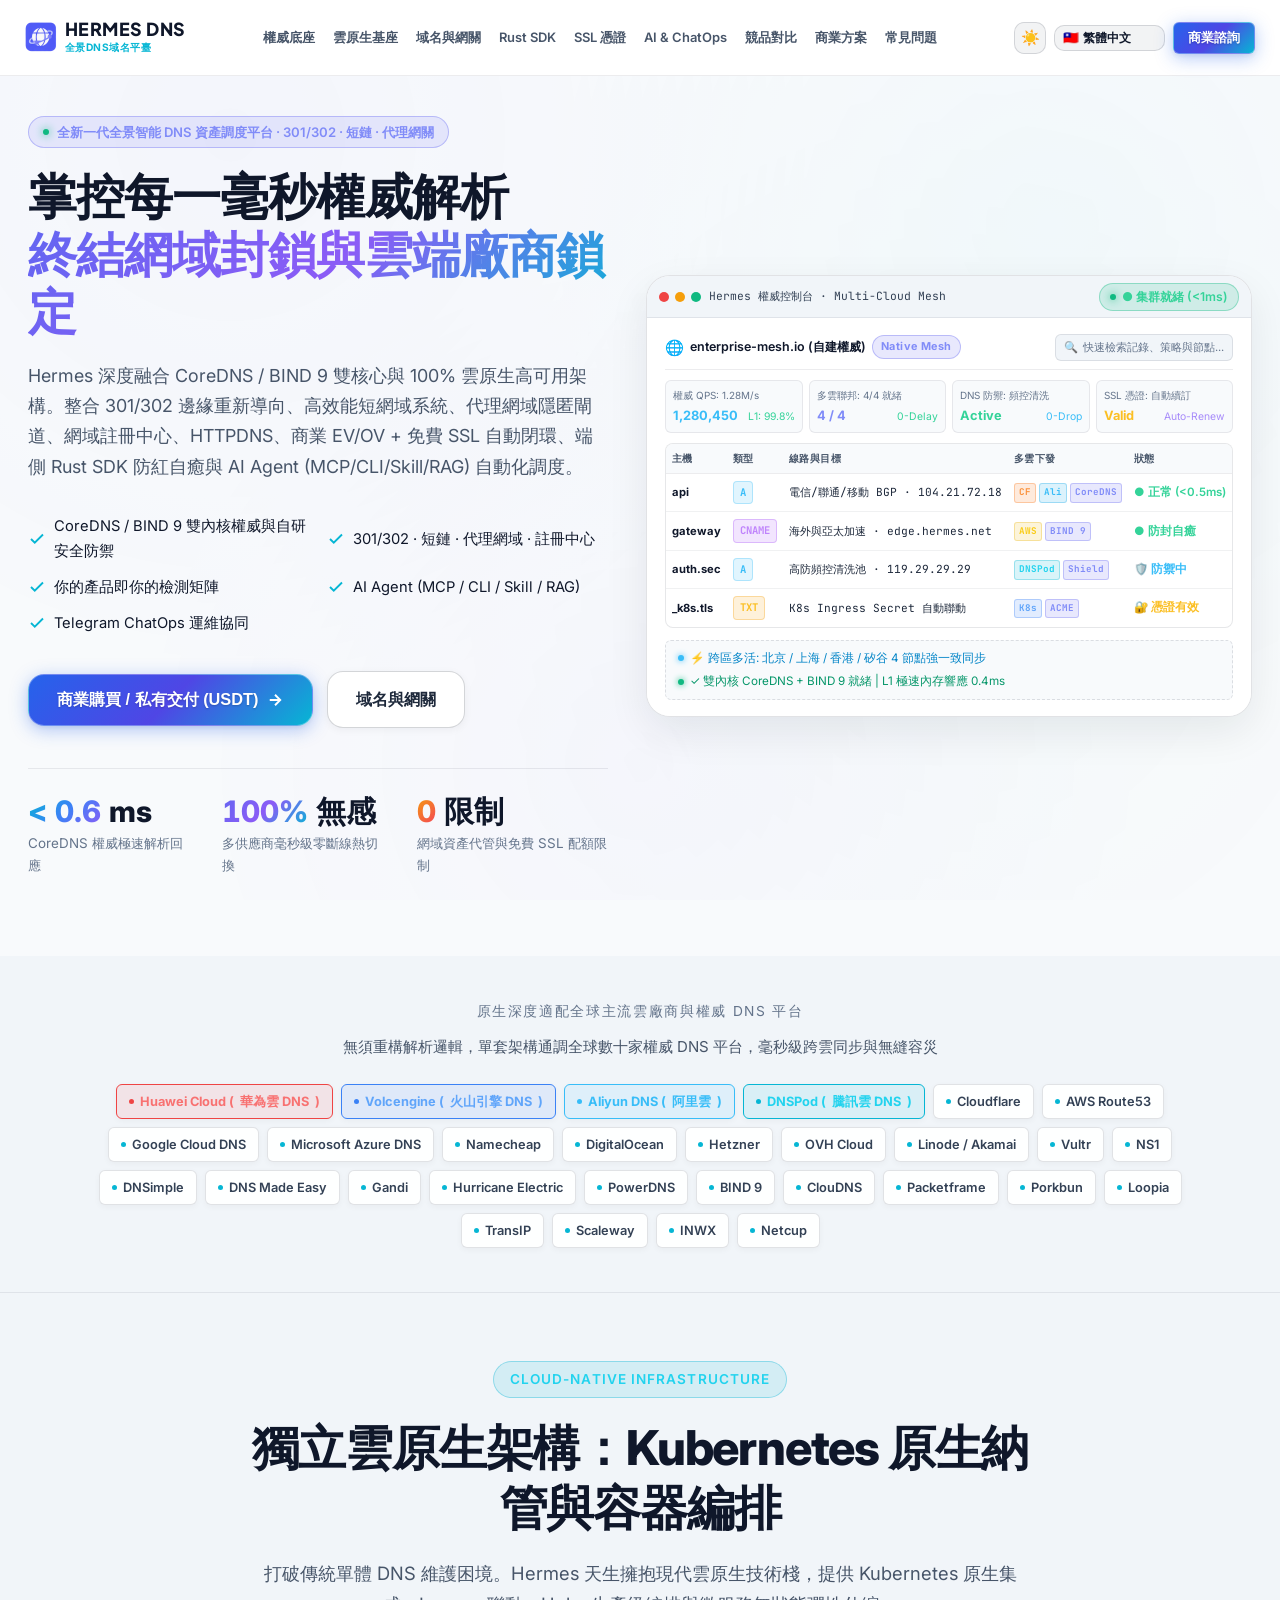
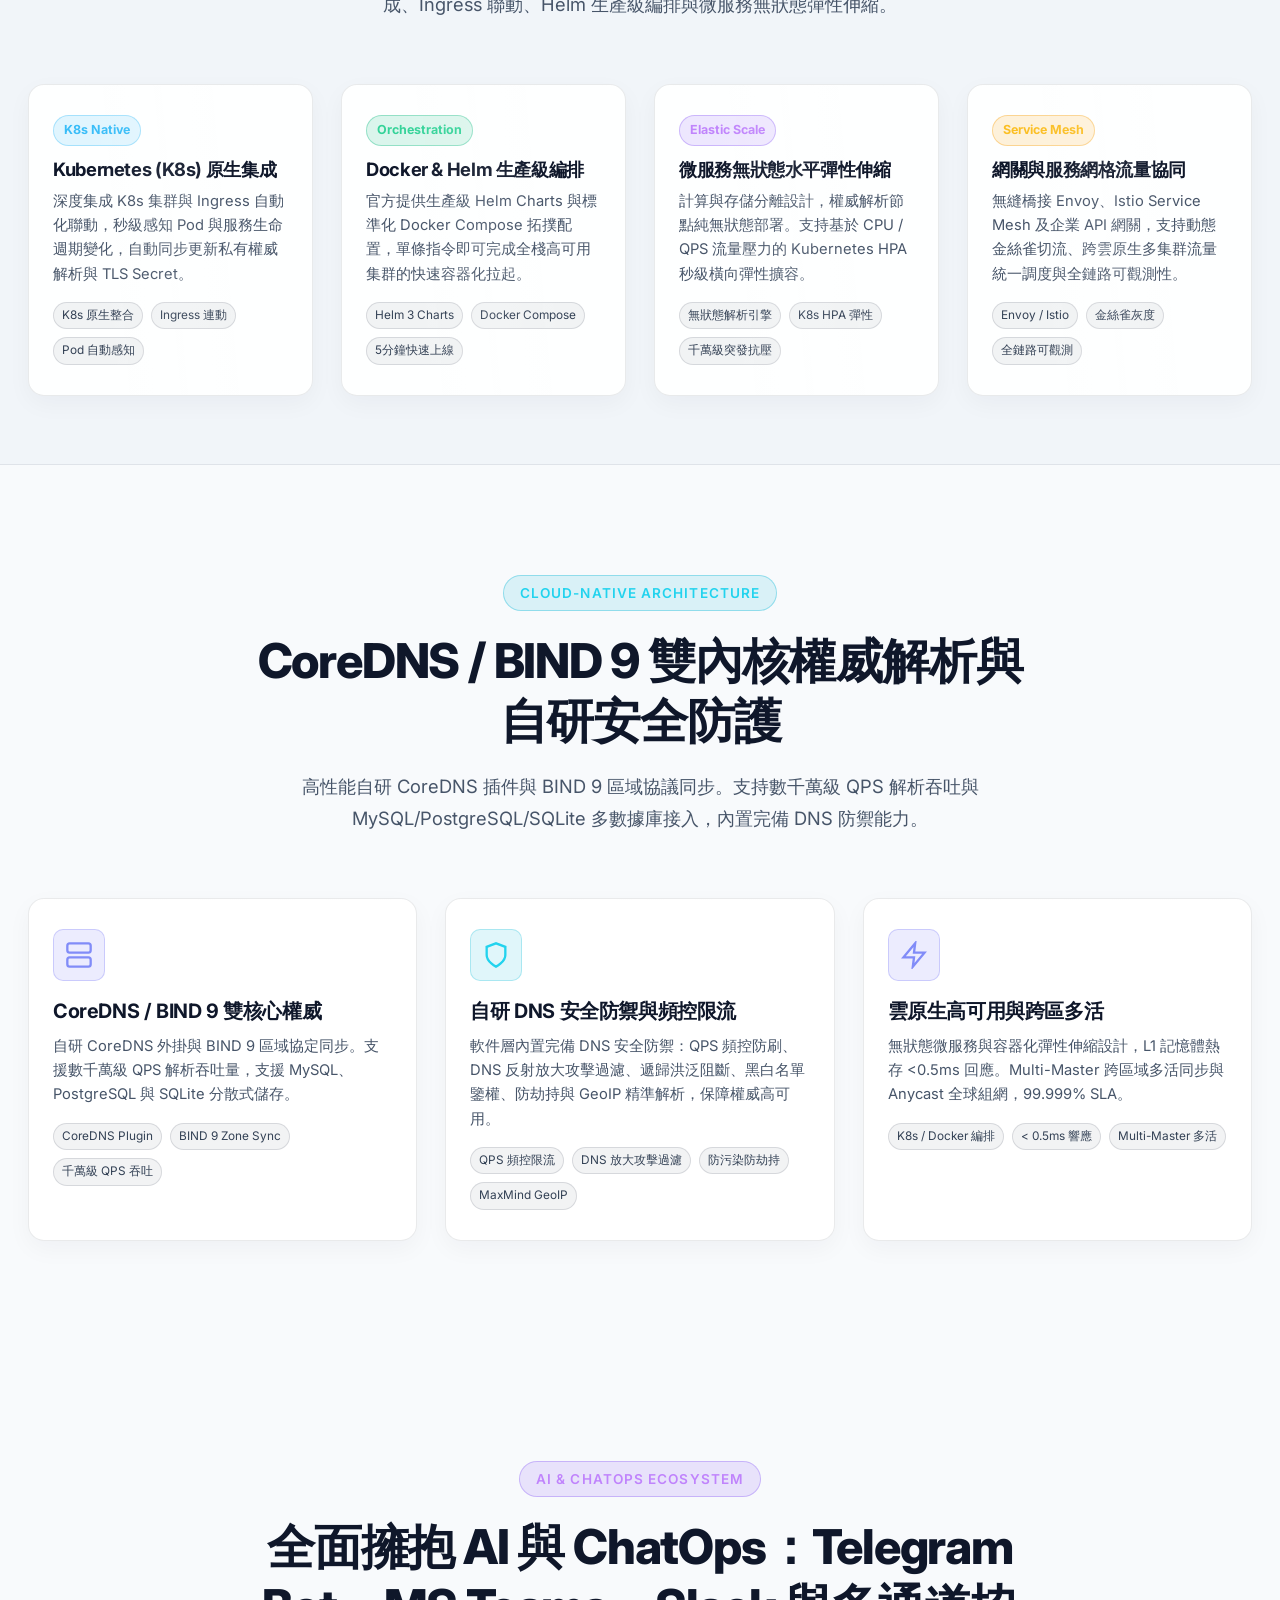
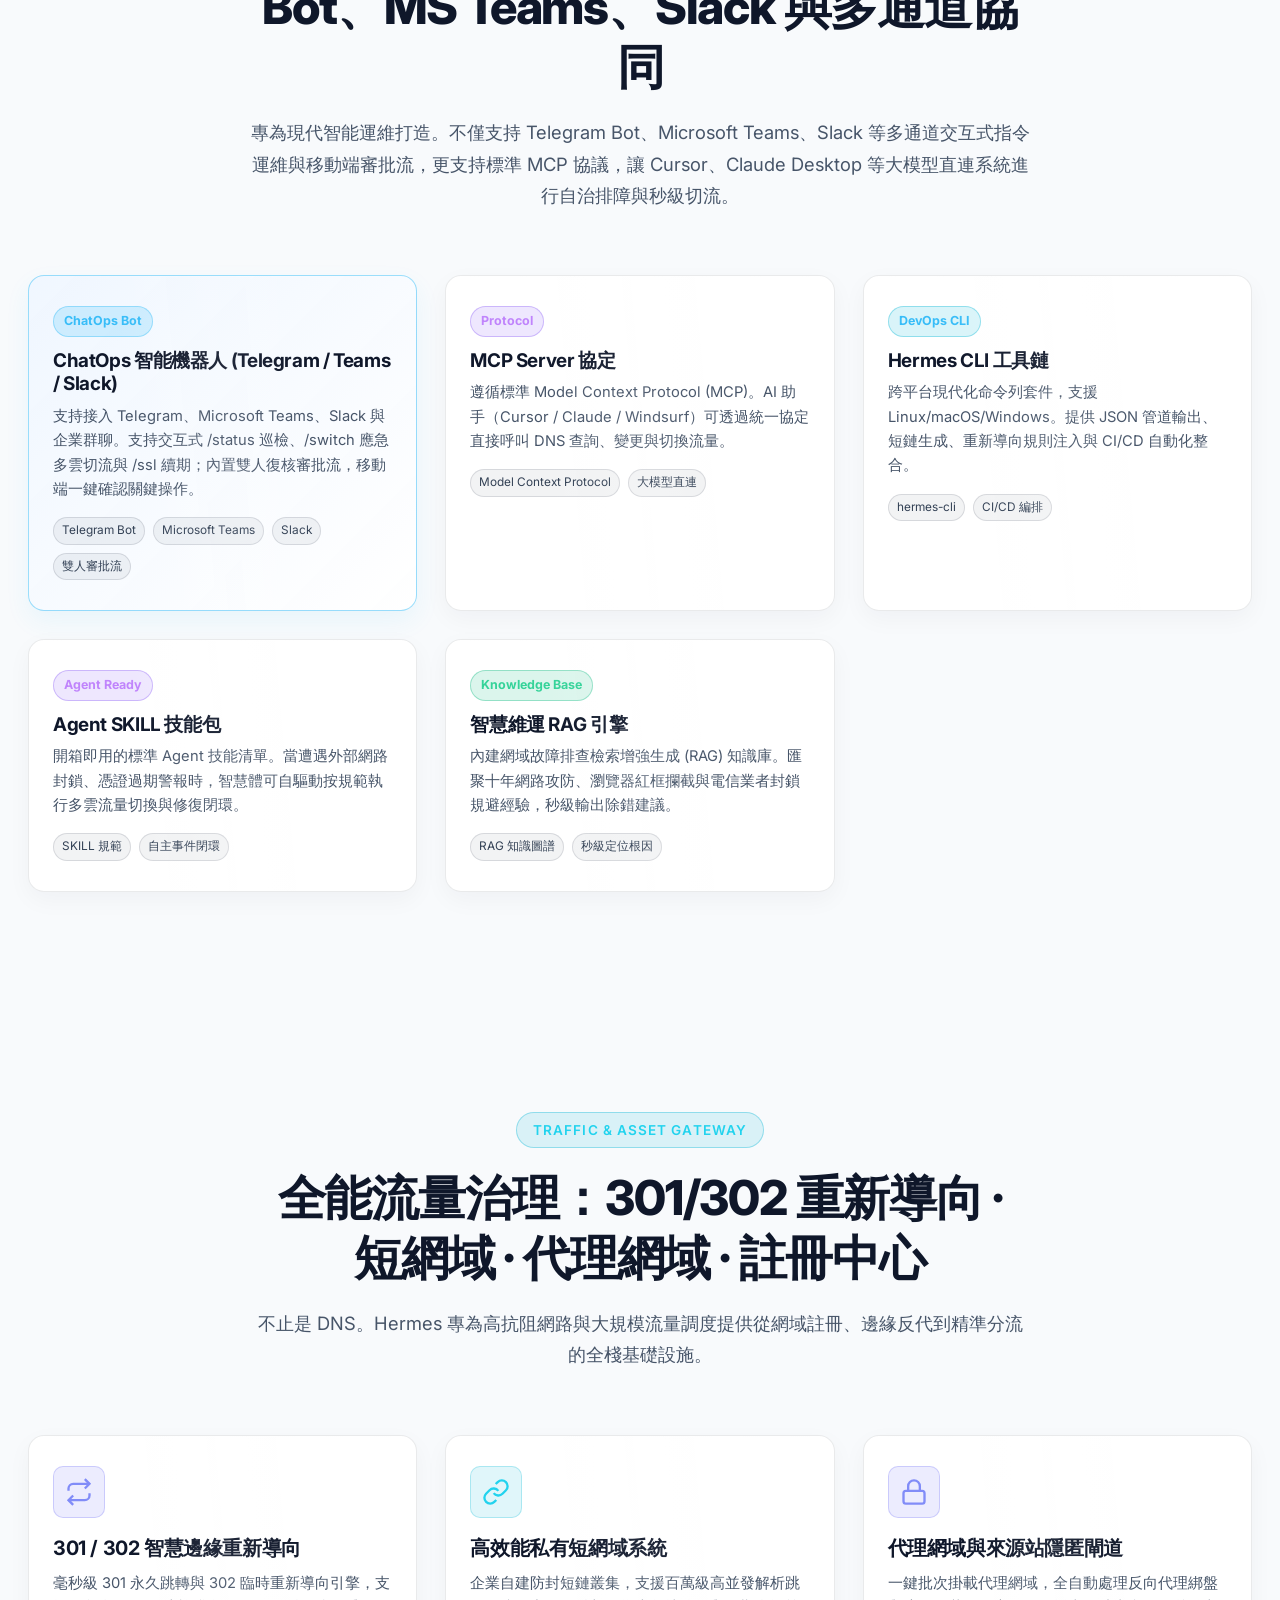
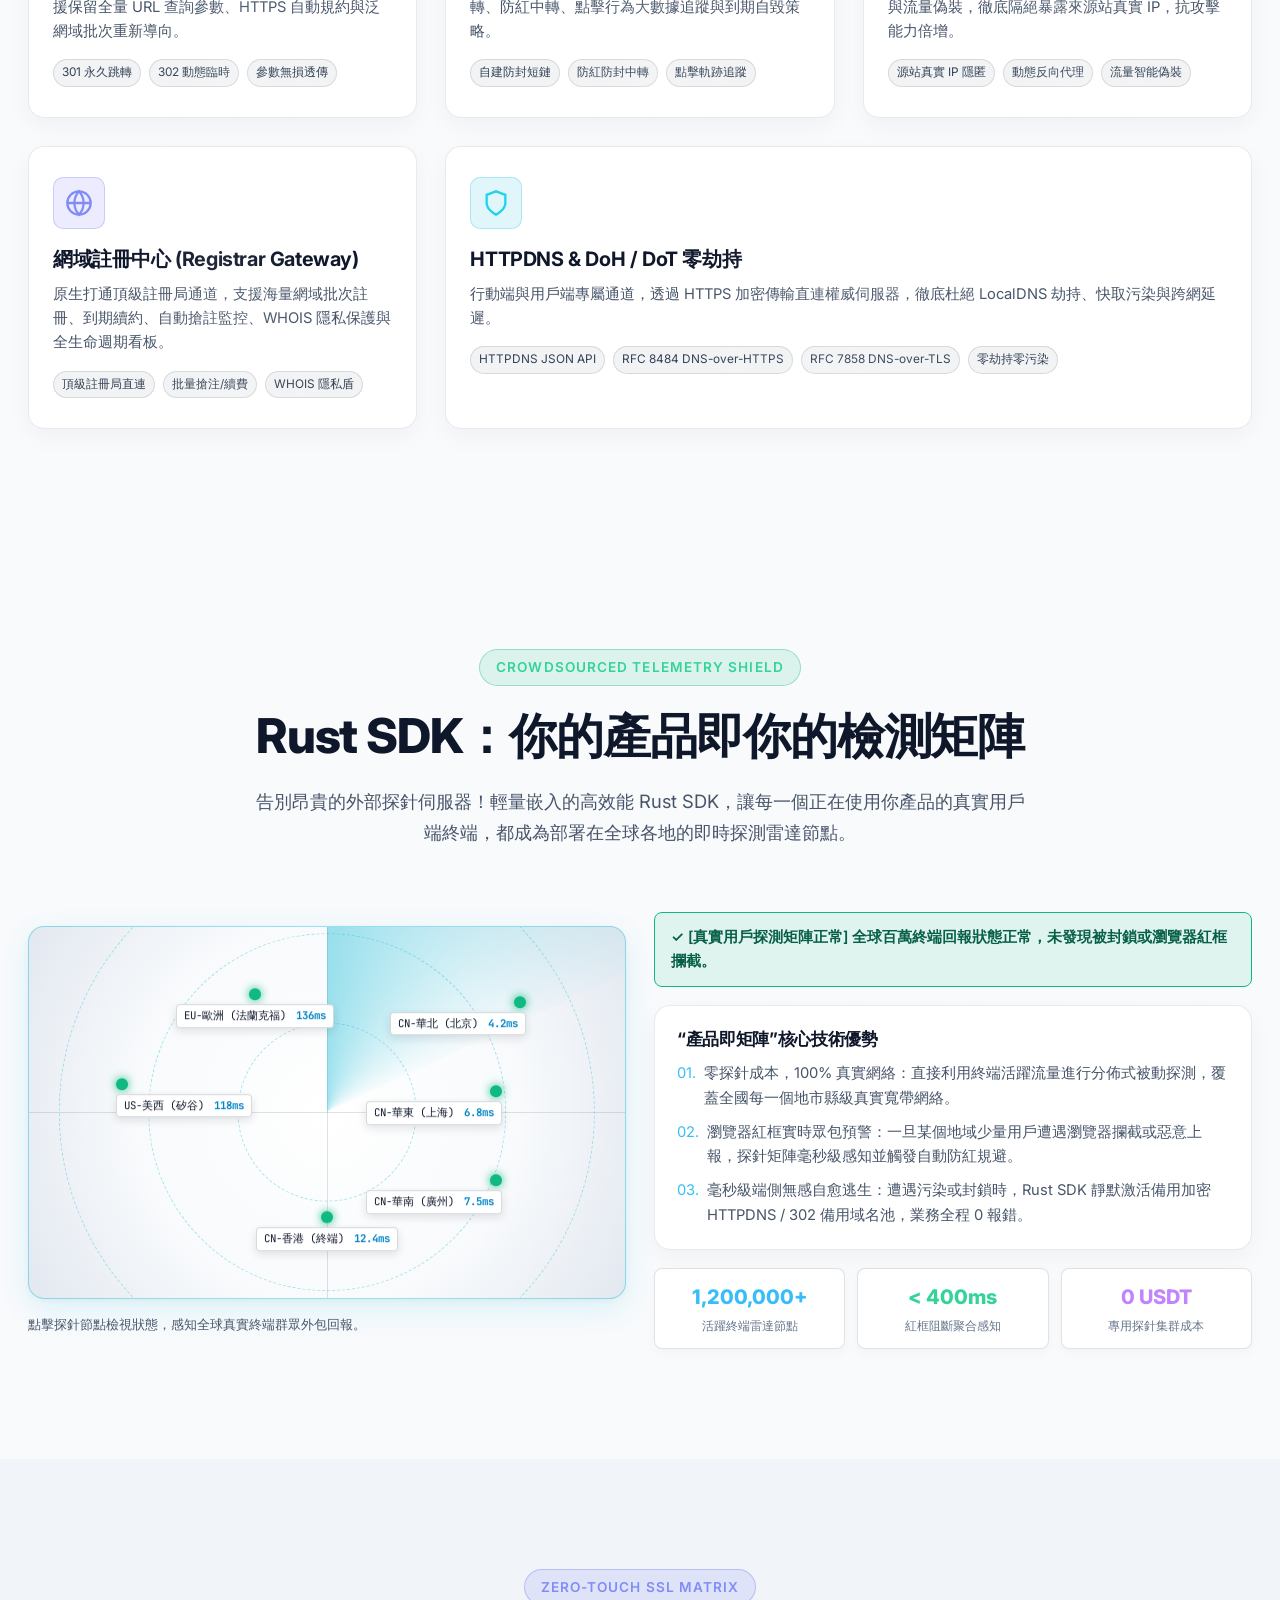
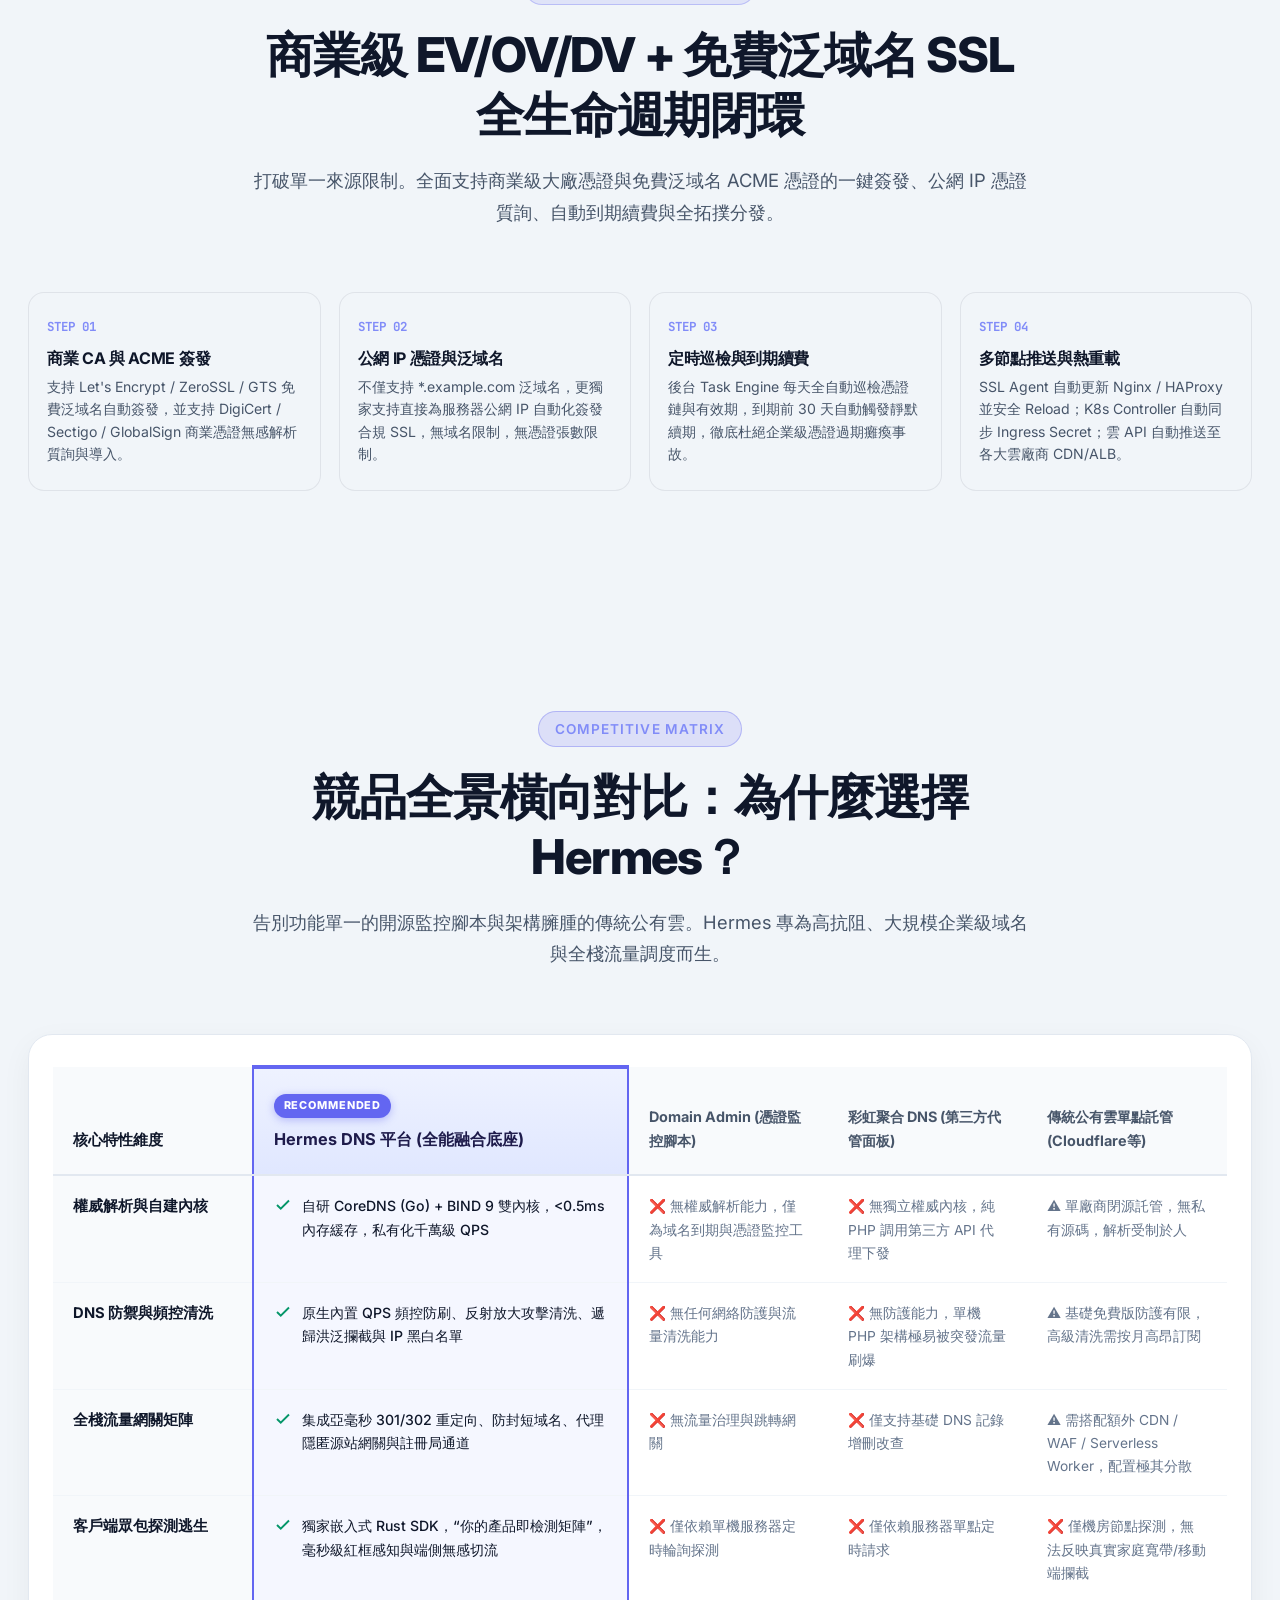
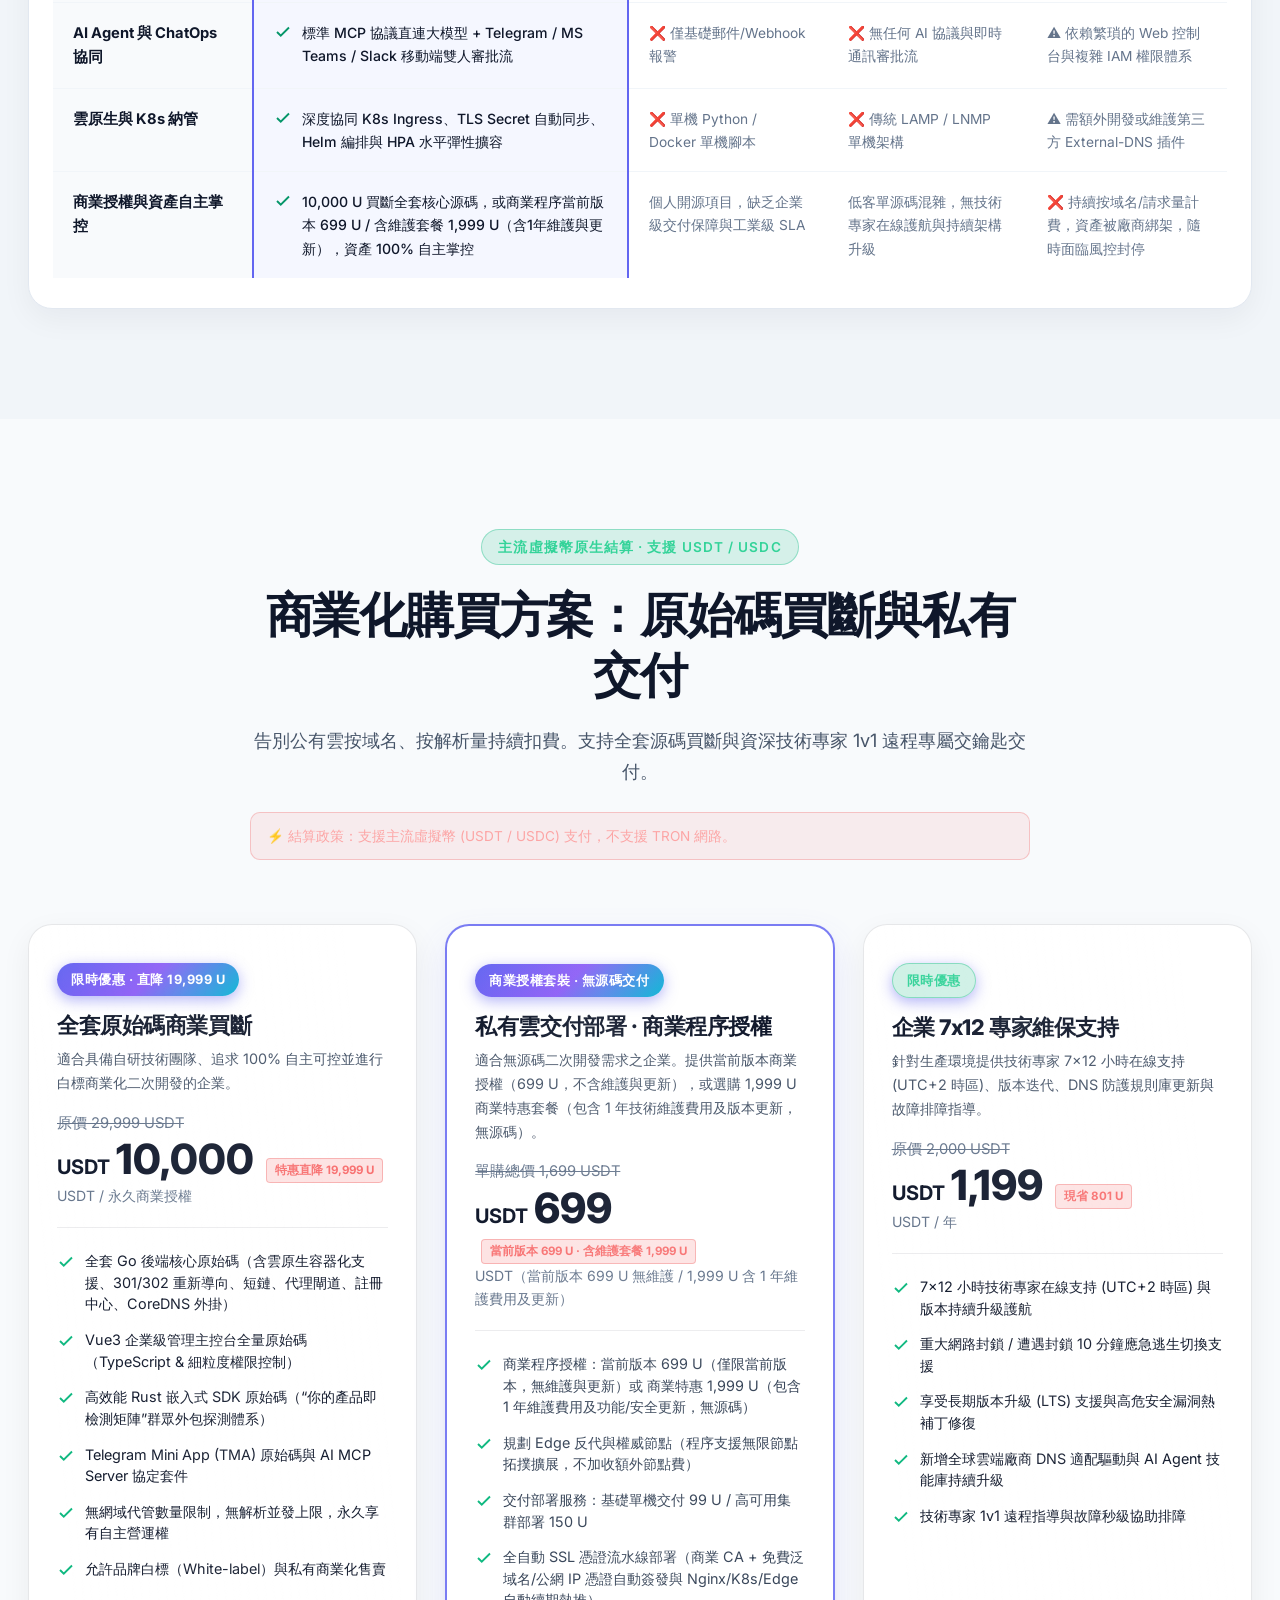
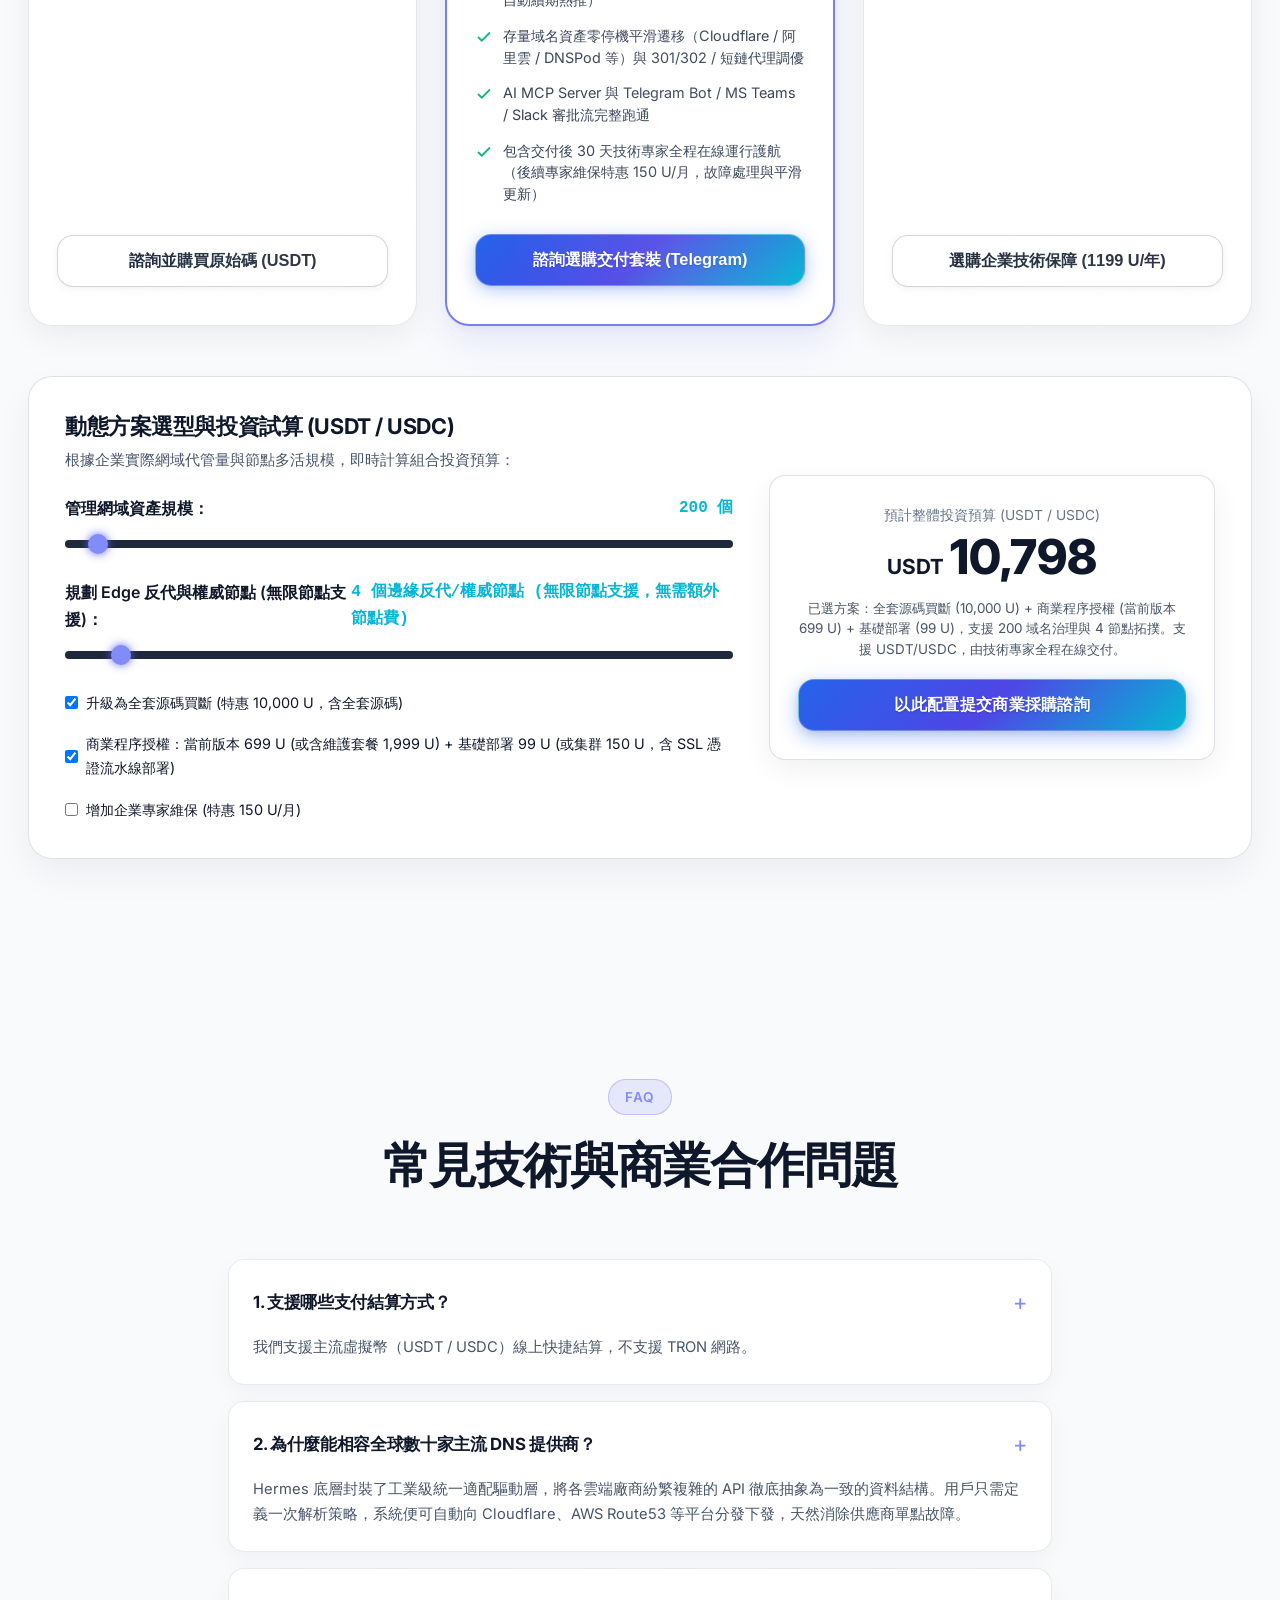
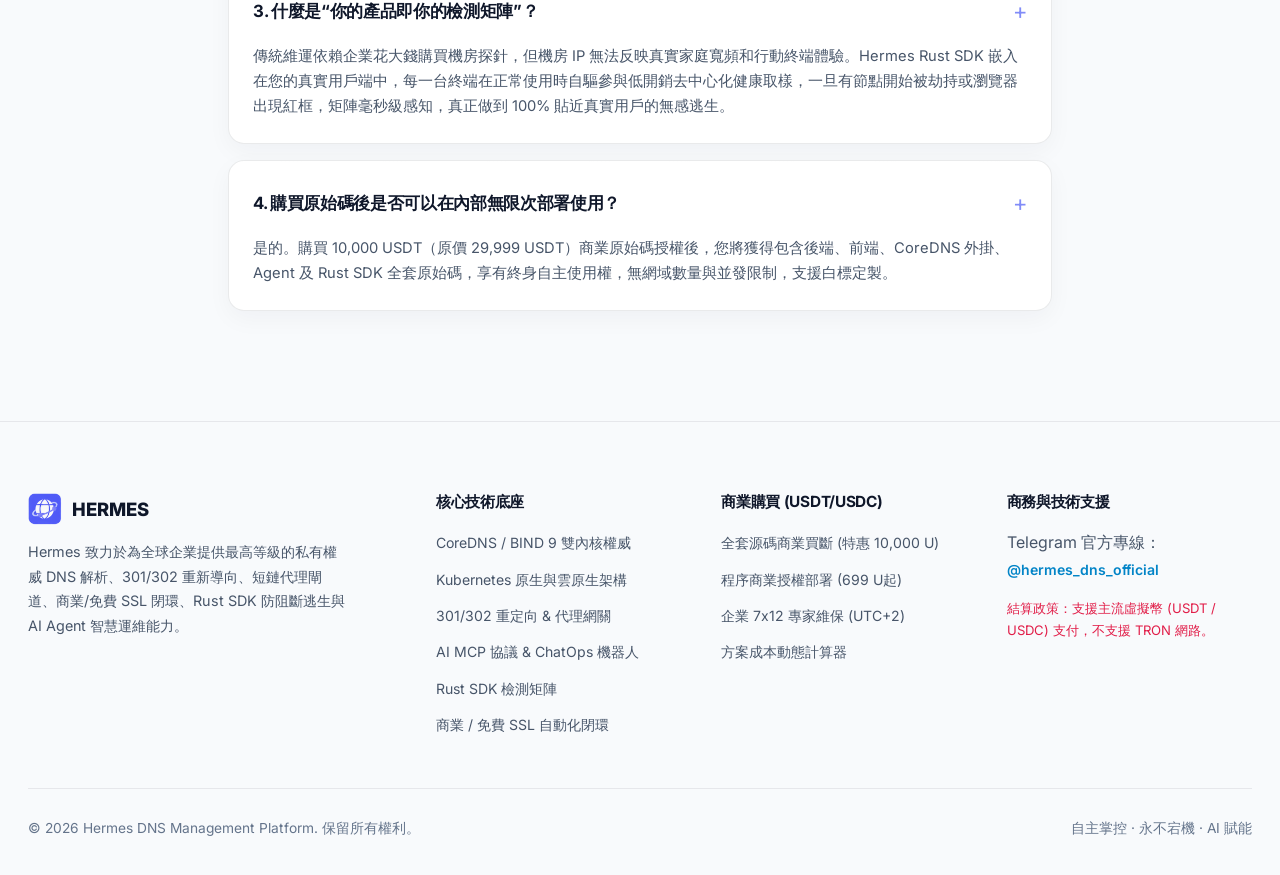
<file: zh-tw/index.html>
<!DOCTYPE html>
<html lang="zh-TW" data-lang="zh-tw" class="lang-zh">
<head>
  <meta charset="UTF-8">
  <meta name="viewport" content="width=device-width, initial-scale=1.0">
  <!-- Early Client Adaptive System: Zero-Flicker Theme & Language Initialization -->
  <script>
    (function() {
      try {
        // 1. Theme adaptation
        var savedTheme = localStorage.getItem('hermes_theme');
        var theme = savedTheme;
        if (!theme) {
          theme = (window.matchMedia && window.matchMedia('(prefers-color-scheme: light)').matches) ? 'light' : 'dark';
        }
        document.documentElement.setAttribute('data-theme', theme);

        // 2. Language adaptation
        var currentDocLang = document.documentElement.getAttribute('data-lang');
        var path = (window.location && window.location.pathname) ? window.location.pathname.toLowerCase() : '';
        var pathLang = null;
        var supported = ['zh-tw', 'zh-hk', 'zh', 'en', 'ja', 'ko', 'vi', 'ru', 'es'];
        for (var i = 0; i < supported.length; i++) {
          var sl = supported[i];
          if (path.indexOf('/' + sl + '/') !== -1 || path.indexOf('/' + sl + '.') !== -1 || (path.length >= sl.length && path.slice(-sl.length) === sl)) {
            pathLang = sl;
            break;
          }
        }
        var lang = pathLang || currentDocLang || localStorage.getItem('hermes_lang');
        if (!lang) {
          var navLangs = (navigator.languages && navigator.languages.length) ? navigator.languages : [navigator.language || ''];
          for (var i = 0; i < navLangs.length; i++) {
            var raw = navLangs[i];
            if (!raw) continue;
            var l = raw.toLowerCase().trim();
            if (l === 'zh-tw' || l.indexOf('zh-hant-tw') === 0) { lang = 'zh-tw'; break; }
            if (l === 'zh-hk' || l === 'zh-mo' || l.indexOf('hant') !== -1) { lang = 'zh-hk'; break; }
            if (l === 'zh' || l === 'zh-cn' || l === 'zh-sg' || l.indexOf('zh-hans') === 0 || l.indexOf('zh') === 0) { lang = 'zh'; break; }
            if (l.indexOf('ja') === 0) { lang = 'ja'; break; }
            if (l.indexOf('ko') === 0) { lang = 'ko'; break; }
            if (l.indexOf('vi') === 0) { lang = 'vi'; break; }
            if (l.indexOf('ru') === 0 || l.indexOf('uk') === 0 || l.indexOf('be') === 0 || l.indexOf('kk') === 0) { lang = 'ru'; break; }
            if (l.indexOf('es') === 0) { lang = 'es'; break; }
            if (l.indexOf('en') === 0) { lang = 'en'; break; }
          }
          if (!lang) lang = 'zh';
        }
        document.documentElement.lang = lang;
        document.documentElement.setAttribute('data-lang', lang);
        if (lang.indexOf('zh') === 0) {
          document.documentElement.classList.add('lang-zh');
          document.documentElement.classList.remove('lang-non-zh');
        } else {
          document.documentElement.classList.remove('lang-zh');
          document.documentElement.classList.add('lang-non-zh');
        }
      } catch(e) {}
    })();
  </script>
  <title data-i18n="site_title">Hermes - 企業級私有權威DNS與多雲高防流量調度系統</title>
  
  <!-- SEO Comprehensive Meta Tags -->
  <meta name="description" content="Hermes 是專為企業打造的高效能私有權威DNS（CoreDNS/BIND9雙核心）、HTTPDNS、多雲DNS一鍵無感熱切、全自動商業與免費SSL閉環、Rust SDK防紅自癒及AI Agent自動化調度平台。">
  <meta name="keywords" content="权威DNS, 智能DNS, CoreDNS, BIND9, HTTPDNS, DoH, DoT, 多云DNS切换, 多供应商线路, 千线BGP, 域名托管, SSL自动续费, 商业证书签发, 免费泛域名SSL, Rust SDK, 浏览器红框检测, 防红检测, 被墙逃生, AI Agent, MCP, RAG, EVM USDT">
  <meta name="robots" content="index, follow, max-snippet:-1, max-image-preview:large, max-video-preview:-1">
  <link rel="canonical" href="https://hermes.161616.top/zh-tw/">

  <!-- Alternate Language SEO Tags -->
  <link rel="alternate" hreflang="zh-CN" href="https://hermes.161616.top/zh/">
  <link rel="alternate" hreflang="zh-TW" href="https://hermes.161616.top/zh-tw/">
  <link rel="alternate" hreflang="zh-HK" href="https://hermes.161616.top/zh-hk/">
  <link rel="alternate" hreflang="en" href="https://hermes.161616.top/en/">
  <link rel="alternate" hreflang="ja" href="https://hermes.161616.top/ja/">
  <link rel="alternate" hreflang="ko" href="https://hermes.161616.top/ko/">
  <link rel="alternate" hreflang="vi" href="https://hermes.161616.top/vi/">
  <link rel="alternate" hreflang="ru" href="https://hermes.161616.top/ru/">
  <link rel="alternate" hreflang="es" href="https://hermes.161616.top/es/">
  <link rel="alternate" hreflang="x-default" href="https://hermes.161616.top/">

  <!-- Open Graph / Social SEO -->
  <meta property="og:locale" content="zh_TW">
  <meta property="og:type" content="software">
  <meta property="og:title" content="Hermes - 企業級私有權威DNS與多雲高防流量調度系統">
  <meta property="og:description" content="Hermes 是專為企業打造的高效能私有權威DNS（CoreDNS/BIND9雙核心）、HTTPDNS、多雲DNS一鍵無感熱切、全自動商業與免費SSL閉環、Rust SDK防紅自癒及AI Agent自動化調度平台。">
  <meta property="og:url" content="https://hermes.161616.top/zh-tw/">
  <meta property="og:site_name" content="Hermes Platform">
  <meta property="og:image" content="https://hermes.161616.top/assets/images/logo.png">

  <!-- Twitter Card -->
  <meta name="twitter:card" content="summary_large_image">
  <meta name="twitter:title" content="Hermes - 企業級私有權威DNS與多雲高防流量調度系統">
  <meta name="twitter:description" content="Hermes 是專為企業打造的高效能私有權威DNS（CoreDNS/BIND9雙核心）、HTTPDNS、多雲DNS一鍵無感熱切、全自動商業與免費SSL閉環、Rust SDK防紅自癒及AI Agent自動化調度平台。">
  <meta name="twitter:image" content="https://hermes.161616.top/assets/images/logo.png">

  <!-- Structured Data JSON-LD (Schema.org) for SEO -->
  <script type="application/ld+json">
  {
    "@context": "https://schema.org",
    "@graph": [
      {
        "@type": "SoftwareApplication",
        "name": "Hermes DNS Platform",
        "applicationCategory": "DevOpsApplication",
        "operatingSystem": "Linux, Windows, macOS, Docker, Kubernetes",
        "offers": {
          "@type": "Offer",
          "price": "999",
          "priceCurrency": "USD"
        },
        "description": "Enterprise Private Authoritative DNS, Multi-Cloud Switcher, Commercial SSL Automation, Rust Anti-Red SDK and AI MCP Engine."
      },
      {
        "@type": "Organization",
        "name": "Hermes DNS Management Platform",
        "url": "https://hermes.161616.top",
        "logo": "https://hermes.161616.top/assets/images/logo.png",
        "sameAs": [
          "https://t.me/hermes_dns_official"
        ]
      }
    ]
  }
  </script>

  <!-- Stylesheets -->
  <link rel="stylesheet" href="../assets/css/style.css">
  <link rel="stylesheet" href="../assets/css/components.css">
  <link rel="stylesheet" href="../assets/css/animations.css">
  
  <link rel="icon" type="image/png" href="../assets/images/logo.png">
</head>
<body>

  <!-- ================= 1. HEADER / NAVBAR WITH I18N ================= -->
  <header class="navbar" id="navbar">
    <div class="container navbar-container">
      <a href="#hero" class="brand-logo">
        <img src="../assets/images/logo.png" alt="Hermes DNS Platform" class="brand-logo-img">
        <div class="brand-text-box">
          <span class="brand-name">HERMES DNS</span>
          <span class="brand-sub" data-i18n="brand_sub">全景DNS域名平臺</span>
        </div>
      </a>

      <!-- Streamlined Navigation to prevent overlap in any language -->
      <nav class="nav-links">
        <a href="#authoritative-core" class="nav-link" data-i18n="nav_arch">權威底座</a>
        <a href="#cloud-native" class="nav-link" data-i18n="nav_cloud">雲原生基座</a>
        <a href="#domain-matrix" class="nav-link" data-i18n="nav_domain_matrix">域名與網關</a>
        <a href="#rust-sdk" class="nav-link" data-i18n="nav_rust">Rust SDK</a>
        <a href="#ssl-pipeline" class="nav-link" data-i18n="nav_ssl">SSL 憑證</a>
        <a href="#ai-ecosystem" class="nav-link" data-i18n="nav_chatops">AI & ChatOps</a>
        <a href="#comparison" class="nav-link" data-i18n="nav_comparison">競品對比</a>
        <a href="#pricing" class="nav-link" data-i18n="nav_pricing">商業方案</a>
        <a href="#faq" class="nav-link" data-i18n="nav_faq">常見問題</a>
      </nav>

      <div class="nav-actions">
        <!-- Light / Dark Theme Switcher Button -->
        <button class="theme-toggle-btn" id="theme-toggle-btn" aria-label="Toggle Theme" title="切换深色/浅色模式">🌙</button>

        <!-- Compact Language Switcher (9 Languages) -->
        <div class="lang-selector-box">
          <select class="lang-select" id="lang-select" aria-label="Language Selector">
            <option value="zh">🇨🇳 简体中文</option>
            <option value="zh-tw" selected>🇹🇼 繁體中文</option>
            <option value="zh-hk">🇭🇰 粵語</option>
            <option value="en">🇺🇸 English</option>
            <option value="ja">🇯🇵 日本語</option>
            <option value="ko">🇰🇷 한국어</option>
            <option value="vi">🇻🇳 Tiếng Việt</option>
            <option value="ru">🇷🇺 Русский</option>
            <option value="es">🇪🇸 Español</option>
          </select>
        </div>

        <button class="btn btn-primary btn-sm btn-trigger-inquiry" data-plan="官网导航咨询">
          <span data-i18n="nav_inquiry_btn">商業諮詢</span>
        </button>
      </div>

      <button class="mobile-toggle" aria-label="Toggle Menu">
        <svg width="24" height="24" viewBox="0 0 24 24" fill="none" stroke="currentColor" stroke-width="2">
          <line x1="3" y1="12" x2="21" y2="12"></line>
          <line x1="3" y1="6" x2="21" y2="6"></line>
          <line x1="3" y1="18" x2="21" y2="18"></line>
        </svg>
      </button>
    </div>
  </header>

  <!-- ================= 2. HERO SECTION ================= -->
  <section class="hero-section" id="hero">
    <div class="container hero-grid">
      
      <div class="hero-content">
        <div class="hero-tag">
          <span class="status-dot"></span>
          <span data-i18n="hero_tag">全新一代全景智能 DNS 資產調度平台 · 301/302 · 短鏈 · 代理網關</span>
        </div>

        <h1 class="hero-title">
          <span data-i18n="hero_title_1">掌控每一毫秒權威解析</span><br class="hero-title-br">
          <span class="text-gradient" data-i18n="hero_title_2">終結網域封鎖與雲端廠商鎖定</span>
        </h1>

        <p class="hero-desc" data-i18n="hero_desc">Hermes 深度融合 CoreDNS / BIND 9 雙核心與 100% 雲原生高可用架構。整合 301/302 邊緣重新導向、高效能短網域系統、代理網域隱匿閘道、網域註冊中心、HTTPDNS、商業 EV/OV + 免費 SSL 自動閉環、端側 Rust SDK 防紅自癒與 AI Agent (MCP/CLI/Skill/RAG) 自動化調度。</p>

        <div class="hero-highlights">
          <div class="highlight-item">
            <svg width="18" height="18" viewBox="0 0 24 24" fill="none" stroke="currentColor" stroke-width="2.5"><polyline points="20 6 9 17 4 12"></polyline></svg>
            <span data-i18n="badge_coredns">CoreDNS / BIND 9 雙內核權威與自研安全防禦</span>
          </div>
          <div class="highlight-item">
            <svg width="18" height="18" viewBox="0 0 24 24" fill="none" stroke="currentColor" stroke-width="2.5"><polyline points="20 6 9 17 4 12"></polyline></svg>
            <span data-i18n="badge_matrix">301/302 · 短鏈 · 代理網域 · 註冊中心</span>
          </div>
          <div class="highlight-item">
            <svg width="18" height="18" viewBox="0 0 24 24" fill="none" stroke="currentColor" stroke-width="2.5"><polyline points="20 6 9 17 4 12"></polyline></svg>
            <span data-i18n="badge_rust">你的產品即你的檢測矩陣</span>
          </div>
          <div class="highlight-item">
            <svg width="18" height="18" viewBox="0 0 24 24" fill="none" stroke="currentColor" stroke-width="2.5"><polyline points="20 6 9 17 4 12"></polyline></svg>
            <span data-i18n="badge_ai">AI Agent (MCP / CLI / Skill / RAG)</span>
          </div>
          <div class="highlight-item">
            <svg width="18" height="18" viewBox="0 0 24 24" fill="none" stroke="currentColor" stroke-width="2.5"><polyline points="20 6 9 17 4 12"></polyline></svg>
            <span data-i18n="badge_chatops">Telegram ChatOps 運維協同</span>
          </div>
        </div>

        <div class="hero-actions">
          <button class="btn btn-primary btn-lg btn-trigger-inquiry" data-plan="首屏商业购买意向">
            <span data-i18n="hero_btn_buy">商業購買 / 私有交付 (USDT)</span>
            <svg width="18" height="18" viewBox="0 0 24 24" fill="none" stroke="currentColor" stroke-width="2.5"><line x1="5" y1="12" x2="19" y2="12"></line><polyline points="12 5 19 12 12 19"></polyline></svg>
          </button>
          <a href="#domain-matrix" class="btn btn-secondary btn-lg">
            <span data-i18n="nav_domain_matrix">域名與網關</span>
          </a>
        </div>

        <div class="hero-metrics">
          <div class="metric-item">
            <div class="metric-num"><span class="text-gradient-cyan">&lt; 0.6</span> ms</div>
            <div class="metric-label" data-i18n="metric_latency">CoreDNS 權威極速解析回應</div>
          </div>
          <div class="metric-item">
            <div class="metric-num"><span class="text-gradient">100%</span> <span data-i18n="metric_seamless">無感</span></div>
            <div class="metric-label" data-i18n="metric_switch">多供應商毫秒級零斷線熱切換</div>
          </div>
          <div class="metric-item">
            <div class="metric-num"><span class="text-gradient-gold">0</span> <span data-i18n="metric_limits">限制</span></div>
            <div class="metric-label" data-i18n="metric_zero">網域資產代管與免費 SSL 配額限制</div>
          </div>
        </div>
      </div>

      <!-- Hero Right Dashboard (Header Overlap & i18n fixed) -->
      <div class="hero-visual">
        <div class="dashboard-mock float-anim">
          <div class="window-header">
            <div class="window-dots">
              <span></span><span></span><span></span>
            </div>
            <div class="window-title" data-i18n="console_win_title">Hermes 權威控制台 · Multi-Cloud Mesh</div>
            <span class="status-pill"><span class="status-dot"></span> <span data-i18n="console_win_status">● 集群就緒 (<1ms)</span></span>
          </div>

          <div class="window-body">
            <!-- Console Topbar with Zone breadcrumb and filter -->
            <div class="console-topbar">
              <div class="console-breadcrumb">
                <span style="font-size: 0.95rem;">🌐</span>
                <span data-i18n="console_zone_name">enterprise-mesh.io (自建權威)</span>
                <span class="zone-badge">Native Mesh</span>
              </div>
              <div class="console-search-box">
                <span>🔍</span>
                <span data-i18n="console_search_hint">快速檢索記錄、策略與節點...</span>
              </div>
            </div>

            <!-- Console Metrics Cards (4 compact cards) -->
            <div class="console-metrics-row">
              <div class="console-metric-item">
                <div class="metric-lbl" data-i18n="console_stat_qps">權威 QPS: 1.28M/s</div>
                <div class="metric-val" style="color: #38bdf8;">1,280,450 <span style="font-size: 0.65rem; color: #34d399; font-weight: normal;">L1: 99.8%</span></div>
              </div>
              <div class="console-metric-item">
                <div class="metric-lbl" data-i18n="console_stat_sync">多雲聯邦: 4/4 就緒</div>
                <div class="metric-val" style="color: #818cf8;">4 / 4 <span style="font-size: 0.65rem; color: #34d399; font-weight: normal;">0-Delay</span></div>
              </div>
              <div class="console-metric-item">
                <div class="metric-lbl" data-i18n="console_stat_defense">DNS 防禦: 頻控清洗</div>
                <div class="metric-val" style="color: #34d399;">Active <span style="font-size: 0.65rem; color: #38bdf8; font-weight: normal;">0-Drop</span></div>
              </div>
              <div class="console-metric-item">
                <div class="metric-lbl" data-i18n="console_stat_ssl">SSL 憑證: 自動續訂</div>
                <div class="metric-val" style="color: #fbbf24;">Valid <span style="font-size: 0.65rem; color: #a78bfa; font-weight: normal;">Auto-Renew</span></div>
              </div>
            </div>

            <!-- Authentic Live DNS Records Data Table (真实的 DNS 生产级解析记录管理表) -->
            <div class="console-records-table-wrapper">
              <table class="console-records-table">
                <thead>
                  <tr>
                    <th style="width: 16%;" data-i18n="console_th_host">主機</th>
                    <th style="width: 12%;" data-i18n="console_th_type">類型</th>
                    <th style="width: 34%;" data-i18n="console_th_line">線路與目標</th>
                    <th style="width: 20%;" data-i18n="console_th_sync">多雲下發</th>
                    <th style="width: 18%;" data-i18n="console_th_status">狀態</th>
                  </tr>
                </thead>
                <tbody>
                  <tr>
                    <td><strong style="color: #ffffff;">api</strong></td>
                    <td><span class="rec-type-badge rec-a">A</span></td>
                    <td><span style="font-family: 'JetBrains Mono', monospace; color: #e2e8f0;" data-i18n="console_r1_line">電信/聯通/移動 BGP · 104.21.72.18</span></td>
                    <td>
                      <span class="sync-tag sync-cf">CF</span>
                      <span class="sync-tag sync-ali">Ali</span>
                      <span class="sync-tag sync-mesh">CoreDNS</span>
                    </td>
                    <td><span class="rec-status-ok" data-i18n="console_r1_status">● 正常 (<0.5ms)</span></td>
                  </tr>

                  <tr>
                    <td><strong style="color: #ffffff;">gateway</strong></td>
                    <td><span class="rec-type-badge rec-cname">CNAME</span></td>
                    <td><span style="font-family: 'JetBrains Mono', monospace; color: #e2e8f0;" data-i18n="console_r2_line">海外與亞太加速 · edge.hermes.net</span></td>
                    <td>
                      <span class="sync-tag sync-aws">AWS</span>
                      <span class="sync-tag sync-mesh">BIND 9</span>
                    </td>
                    <td><span class="rec-status-ok" data-i18n="console_r2_status">● 防封自癒</span></td>
                  </tr>

                  <tr>
                    <td><strong style="color: #ffffff;">auth.sec</strong></td>
                    <td><span class="rec-type-badge rec-a">A</span></td>
                    <td><span style="font-family: 'JetBrains Mono', monospace; color: #e2e8f0;" data-i18n="console_r3_line">高防頻控清洗池 · 119.29.29.29</span></td>
                    <td>
                      <span class="sync-tag sync-pod">DNSPod</span>
                      <span class="sync-tag sync-mesh">Shield</span>
                    </td>
                    <td><span class="rec-status-shield" data-i18n="console_r3_status">🛡️ 防禦中</span></td>
                  </tr>

                  <tr>
                    <td><strong style="color: #ffffff;">_k8s.tls</strong></td>
                    <td><span class="rec-type-badge rec-txt">TXT</span></td>
                    <td><span style="font-family: 'JetBrains Mono', monospace; color: #e2e8f0;" data-i18n="console_r4_line">K8s Ingress Secret 自動聯動</span></td>
                    <td>
                      <span class="sync-tag sync-k8s">K8s</span>
                      <span class="sync-tag sync-mesh">ACME</span>
                    </td>
                    <td><span class="rec-status-ssl" data-i18n="console_r4_status">🔐 憑證有效</span></td>
                  </tr>
                </tbody>
              </table>
            </div>

            <!-- Real-time Cluster Telemetry Status Bar -->
            <div class="console-footer-bar">
              <div class="console-footer-line1">
                <span class="status-dot-sm" style="background:#38bdf8; box-shadow:0 0 6px #38bdf8;"></span>
                <span data-i18n="console_footer_sync">⚡ 跨區多活: 北京 / 上海 / 香港 / 矽谷 4 節點強一致同步</span>
              </div>
              <div class="console-footer-line2">
                <span class="status-dot-sm" style="background:#10b981; box-shadow:0 0 6px #10b981;"></span>
                <span data-i18n="console_footer_engine">✓ 雙內核 CoreDNS + BIND 9 就緒 | L1 極速內存響應 0.4ms</span>
              </div>
            </div>

          </div>
        </div>
      </div>

    </div>
  </section>

  <!-- ================= 3. GLOBAL PROVIDER SHOWCASE ================= -->
  <section class="section-alt" style="padding: 44px 0; border-bottom: 1px solid var(--border-subtle);">
    <div class="container" style="text-align: center;">
      <div style="font-size: 0.86rem; color: var(--text-muted); text-transform: uppercase; letter-spacing: 0.12em; margin-bottom: 12px;" data-i18n="provider_title">原生深度適配全球主流雲廠商與權威 DNS 平台</div>
      <p style="font-size: 0.94rem; color: var(--text-secondary); max-width: 820px; margin: 0 auto 24px auto;" data-i18n="provider_desc">無須重構解析邏輯，單套架構通調全球數十家權威 DNS 平台，毫秒級跨雲同步與無縫容災</p>

      <div class="provider-wall">
        <span class="provider-chip" style="border-color: #ef4444; background: rgba(239, 68, 68, 0.1); color: #f87171; font-weight: 700;"><span class="chip-dot" style="background:#ef4444;"></span>Huawei Cloud (<span data-i18n="prov_huawei">華為雲 DNS</span>)</span>
        <span class="provider-chip" style="border-color: #3b82f6; background: rgba(59, 130, 246, 0.1); color: #60a5fa; font-weight: 700;"><span class="chip-dot" style="background:#3b82f6;"></span>Volcengine (<span data-i18n="prov_volc">火山引擎 DNS</span>)</span>
        <span class="provider-chip" style="border-color: #38bdf8; background: rgba(56, 189, 248, 0.1); color: #38bdf8; font-weight: 700;"><span class="chip-dot" style="background:#38bdf8;"></span>Aliyun DNS (<span data-i18n="prov_aliyun">阿里雲</span>)</span>
        <span class="provider-chip" style="border-color: #06b6d4; background: rgba(6, 182, 212, 0.1); color: #22d3ee; font-weight: 700;"><span class="chip-dot" style="background:#06b6d4;"></span>DNSPod (<span data-i18n="prov_tencent">騰訊雲 DNS</span>)</span>
        <span class="provider-chip"><span class="chip-dot"></span>Cloudflare</span>
        <span class="provider-chip"><span class="chip-dot"></span>AWS Route53</span>
        <span class="provider-chip"><span class="chip-dot"></span>Google Cloud DNS</span>
        <span class="provider-chip"><span class="chip-dot"></span>Microsoft Azure DNS</span>
        <span class="provider-chip"><span class="chip-dot"></span>Namecheap</span>
        <span class="provider-chip"><span class="chip-dot"></span>DigitalOcean</span>
        <span class="provider-chip"><span class="chip-dot"></span>Hetzner</span>
        <span class="provider-chip"><span class="chip-dot"></span>OVH Cloud</span>
        <span class="provider-chip"><span class="chip-dot"></span>Linode / Akamai</span>
        <span class="provider-chip"><span class="chip-dot"></span>Vultr</span>
        <span class="provider-chip"><span class="chip-dot"></span>NS1</span>
        <span class="provider-chip"><span class="chip-dot"></span>DNSimple</span>
        <span class="provider-chip"><span class="chip-dot"></span>DNS Made Easy</span>
        <span class="provider-chip"><span class="chip-dot"></span>Gandi</span>
        <span class="provider-chip"><span class="chip-dot"></span>Hurricane Electric</span>
        <span class="provider-chip"><span class="chip-dot"></span>PowerDNS</span>
        <span class="provider-chip"><span class="chip-dot"></span>BIND 9</span>
        <span class="provider-chip"><span class="chip-dot"></span>ClouDNS</span>
        <span class="provider-chip"><span class="chip-dot"></span>Packetframe</span>
        <span class="provider-chip"><span class="chip-dot"></span>Porkbun</span>
        <span class="provider-chip"><span class="chip-dot"></span>Loopia</span>
        <span class="provider-chip"><span class="chip-dot"></span>TransIP</span>
        <span class="provider-chip"><span class="chip-dot"></span>Scaleway</span>
        <span class="provider-chip"><span class="chip-dot"></span>INWX</span>
        <span class="provider-chip"><span class="chip-dot"></span>Netcup</span>
      </div>
    </div>
  </section>

    <!-- ================= 3.5 CLOUD-NATIVE INFRASTRUCTURE (独立云原生架构模块) ================= -->
  <section class="section section-alt" id="cloud-native" style="padding: 68px 0; border-bottom: 1px solid var(--border-subtle);">
    <div class="container">
      <div class="section-header">
        <div class="section-tag cyan" data-i18n="cloud_tag">Cloud-Native Infrastructure</div>
        <h2 class="section-title" data-i18n="cloud_title">獨立雲原生架構：Kubernetes 原生納管與容器編排</h2>
        <p class="section-desc" data-i18n="cloud_desc">打破傳統單體 DNS 維護困境。Hermes 天生擁抱現代雲原生技術棧，提供 Kubernetes 原生集成、Ingress 聯動、Helm 生產級編排與微服務無狀態彈性伸縮。</p>
      </div>

      <div class="grid grid-4">
        <div class="glass-card shine-effect">
          <div class="ai-badge" style="background: rgba(56, 189, 248, 0.15); border-color: rgba(56, 189, 248, 0.35); color: #38bdf8;">K8s Native</div>
          <h3 style="font-size: 1.15rem; margin-bottom: 8px;" data-i18n="cloud_c1_t">Kubernetes (K8s) 原生集成</h3>
          <p class="card-desc" data-i18n="cloud_c1_d">深度集成 K8s 集群與 Ingress 自動化聯動，秒級感知 Pod 與服務生命週期變化，自動同步更新私有權威解析與 TLS Secret。</p>
          <div class="card-tags">
            <span class="tag-pill" data-i18n="tag_k8s_native">K8s 原生整合</span>
            <span class="tag-pill" data-i18n="tag_ingress_link">Ingress 連動</span>
            <span class="tag-pill" data-i18n="tag_pod_aware">Pod 自動感知</span>
          </div>
        </div>

        <div class="glass-card shine-effect">
          <div class="ai-badge" style="background: rgba(16, 185, 129, 0.15); border-color: rgba(16, 185, 129, 0.35); color: #34d399;">Orchestration</div>
          <h3 style="font-size: 1.15rem; margin-bottom: 8px;" data-i18n="cloud_c2_t">Docker & Helm 生產級編排</h3>
          <p class="card-desc" data-i18n="cloud_c2_d">官方提供生產級 Helm Charts 與標準化 Docker Compose 拓撲配置，單條指令即可完成全棧高可用集群的快速容器化拉起。</p>
          <div class="card-tags">
            <span class="tag-pill">Helm 3 Charts</span>
            <span class="tag-pill">Docker Compose</span>
            <span class="tag-pill" data-i18n="tag_5m_launch">5分鐘快速上線</span>
          </div>
        </div>

        <div class="glass-card shine-effect">
          <div class="ai-badge" style="background: rgba(139, 92, 246, 0.15); border-color: rgba(139, 92, 246, 0.35); color: #c084fc;">Elastic Scale</div>
          <h3 style="font-size: 1.15rem; margin-bottom: 8px;" data-i18n="cloud_c3_t">微服務無狀態水平彈性伸縮</h3>
          <p class="card-desc" data-i18n="cloud_c3_d">計算與存儲分離設計，權威解析節點純無狀態部署。支持基於 CPU / QPS 流量壓力的 Kubernetes HPA 秒級橫向彈性擴容。</p>
          <div class="card-tags">
            <span class="tag-pill" data-i18n="tag_stateless_engine">無狀態解析引擎</span>
            <span class="tag-pill" data-i18n="tag_k8s_hpa">K8s HPA 彈性</span>
            <span class="tag-pill" data-i18n="tag_million_burst">千萬級突發抗壓</span>
          </div>
        </div>

        <div class="glass-card cyan shine-effect">
          <div class="ai-badge" style="background: rgba(245, 158, 11, 0.15); border-color: rgba(245, 158, 11, 0.35); color: #fbbf24;">Service Mesh</div>
          <h3 style="font-size: 1.15rem; margin-bottom: 8px;" data-i18n="cloud_c4_t">網關與服務網格流量協同</h3>
          <p class="card-desc" data-i18n="cloud_c4_d">無縫橋接 Envoy、Istio Service Mesh 及企業 API 網關，支持動態金絲雀切流、跨雲原生多集群流量統一調度與全鏈路可觀測性。</p>
          <div class="card-tags">
            <span class="tag-pill">Envoy / Istio</span>
            <span class="tag-pill" data-i18n="tag_canary_rollout">金絲雀灰度</span>
            <span class="tag-pill" data-i18n="tag_full_observable">全鏈路可觀測</span>
          </div>
        </div>
      </div>
    </div>
  </section>

  <!-- ================= 4. AUTHORITATIVE CORE ARCHITECTURE ================= -->
  <section class="section" id="authoritative-core">
    <div class="container">
      <div class="section-header">
        <div class="section-tag cyan">Cloud-Native Architecture</div>
        <h2 class="section-title" data-i18n="auth_title">CoreDNS / BIND 9 雙內核權威解析與自研安全防護</h2>
        <p class="section-desc" data-i18n="auth_desc">高性能自研 CoreDNS 插件與 BIND 9 區域協議同步。支持數千萬級 QPS 解析吞吐與 MySQL/PostgreSQL/SQLite 多數據庫接入，內置完備 DNS 防禦能力。</p>
      </div>

      <div class="grid grid-3">
        <div class="glass-card">
          <div class="card-icon-wrapper">
            <svg width="28" height="28" viewBox="0 0 24 24" fill="none" stroke="currentColor" stroke-width="2"><rect x="2" y="2" width="20" height="8" rx="2" ry="2"></rect><rect x="2" y="14" width="20" height="8" rx="2" ry="2"></rect><line x1="6" y1="6" x2="6.01" y2="6"></line><line x1="6" y1="18" x2="6.01" y2="18"></line></svg>
          </div>
          <h3 class="card-title" data-i18n="auth_c1_t">CoreDNS / BIND 9 雙核心權威</h3>
          <p class="card-desc" data-i18n="auth_c1_d">自研 CoreDNS 外掛與 BIND 9 區域協定同步。支援數千萬級 QPS 解析吞吐量，支援 MySQL、PostgreSQL 與 SQLite 分散式儲存。</p>
          <div class="card-tags">
            <span class="tag-pill">CoreDNS Plugin</span>
            <span class="tag-pill">BIND 9 Zone Sync</span>
            <span class="tag-pill" data-i18n="tag_million_qps">千萬級 QPS 吞吐</span>
          </div>
        </div>

        <div class="glass-card cyan">
          <div class="card-icon-wrapper">
            <svg width="28" height="28" viewBox="0 0 24 24" fill="none" stroke="currentColor" stroke-width="2"><path d="M12 22s8-4 8-10V5l-8-3-8 3v7c0 6 8 10 8 10z"></path></svg>
          </div>
          <h3 class="card-title" data-i18n="auth_c2_t">自研 DNS 安全防禦與頻控限流</h3>
          <p class="card-desc" data-i18n="auth_c2_d">軟件層內置完備 DNS 安全防禦：QPS 頻控防刷、DNS 反射放大攻擊過濾、遞歸洪泛阻斷、黑白名單鑒權、防劫持與 GeoIP 精準解析，保障權威高可用。</p>
          <div class="card-tags">
            <span class="tag-pill" data-i18n="tag_qps_rate_limit">QPS 頻控限流</span>
            <span class="tag-pill" data-i18n="tag_dns_amplification">DNS 放大攻擊過濾</span>
            <span class="tag-pill" data-i18n="tag_anti_poisoning">防污染防劫持</span>
            <span class="tag-pill">MaxMind GeoIP</span>
          </div>
        </div>

        <div class="glass-card">
          <div class="card-icon-wrapper">
            <svg width="28" height="28" viewBox="0 0 24 24" fill="none" stroke="currentColor" stroke-width="2"><polygon points="13 2 3 14 12 14 11 22 21 10 12 10 13 2"></polygon></svg>
          </div>
          <h3 class="card-title" data-i18n="auth_c3_t">雲原生高可用與跨區多活</h3>
          <p class="card-desc" data-i18n="auth_c3_d">無狀態微服務與容器化彈性伸縮設計，L1 記憶體熱存 <0.5ms 回應。Multi-Master 跨區域多活同步與 Anycast 全球組網，99.999% SLA。</p>
          <div class="card-tags">
            <span class="tag-pill" data-i18n="tag_k8s_docker">K8s / Docker 編排</span>
            <span class="tag-pill" data-i18n="tag_sub_half_ms">< 0.5ms 響應</span>
            <span class="tag-pill" data-i18n="tag_multi_master">Multi-Master 多活</span>
          </div>
        </div>
      </div>
    </div>
  </section>

  <!-- ================= 5. AI ECOSYSTEM: MCP / CLI / SKILL / RAG ================= -->
  <section class="section" id="ai-ecosystem">
    <div class="container">
      <div class="section-header">
        <div class="section-tag" style="background: rgba(139, 92, 246, 0.15); border-color: rgba(139, 92, 246, 0.35); color: #c084fc;">AI &amp; ChatOps Ecosystem</div>
        <h2 class="section-title" data-i18n="ai_title">全面擁抱 AI 與 ChatOps：Telegram Bot、MS Teams、Slack 與多通道協同</h2>
        <p class="section-desc" data-i18n="ai_desc">專為現代智能運維打造。不僅支持 Telegram Bot、Microsoft Teams、Slack 等多通道交互式指令運維與移動端審批流，更支持標準 MCP 協議，讓 Cursor、Claude Desktop 等大模型直連系統進行自治排障與秒級切流。</p>
      </div>

      <div class="grid grid-3">
        <!-- Card 0: ChatOps Bot (Prominent) -->
        <div class="glass-card shine-effect chatops-highlight-card">
          <div class="ai-badge" style="background: rgba(56, 189, 248, 0.2); border-color: rgba(56, 189, 248, 0.4); color: #38bdf8;">ChatOps Bot</div>
          <h3 style="font-size: 1.18rem; margin-bottom: 8px;" data-i18n="ai_c0_t">ChatOps 智能機器人 (Telegram / Teams / Slack)</h3>
          <p class="card-desc" data-i18n="ai_c0_d">支持接入 Telegram、Microsoft Teams、Slack 與企業群聊。支持交互式 /status 巡檢、/switch 應急多雲切流與 /ssl 續期；內置雙人復核審批流，移動端一鍵確認關鍵操作。</p>
          <div class="card-tags">
            <span class="tag-pill">Telegram Bot</span>
            <span class="tag-pill">Microsoft Teams</span>
            <span class="tag-pill">Slack</span>
            <span class="tag-pill" data-i18n="tag_dual_approval">雙人審批流</span>
          </div>
        </div>
        <div class="glass-card shine-effect">
          <div class="ai-badge">Protocol</div>
          <h3 style="font-size: 1.18rem; margin-bottom: 8px;" data-i18n="ai_c1_t">MCP Server 協定</h3>
          <p class="card-desc" data-i18n="ai_c1_d">遵循標準 Model Context Protocol (MCP)。AI 助手（Cursor / Claude / Windsurf）可透過統一協定直接呼叫 DNS 查詢、變更與切換流量。</p>
          <div class="card-tags">
            <span class="tag-pill">Model Context Protocol</span>
            <span class="tag-pill" data-i18n="tag_llm_direct">大模型直連</span>
          </div>
        </div>

        <div class="glass-card cyan shine-effect">
          <div class="ai-badge" style="background: rgba(6, 182, 212, 0.15); border-color: rgba(6, 182, 212, 0.35); color: #38bdf8;">DevOps CLI</div>
          <h3 style="font-size: 1.18rem; margin-bottom: 8px;" data-i18n="ai_c2_t">Hermes CLI 工具鏈</h3>
          <p class="card-desc" data-i18n="ai_c2_d">跨平台現代化命令列套件，支援 Linux/macOS/Windows。提供 JSON 管道輸出、短鏈生成、重新導向規則注入與 CI/CD 自動化整合。</p>
          <div class="card-tags">
            <span class="tag-pill">hermes-cli</span>
            <span class="tag-pill" data-i18n="tag_cicd_orchestration">CI/CD 編排</span>
          </div>
        </div>

        <div class="glass-card shine-effect">
          <div class="ai-badge">Agent Ready</div>
          <h3 style="font-size: 1.18rem; margin-bottom: 8px;" data-i18n="ai_c3_t">Agent SKILL 技能包</h3>
          <p class="card-desc" data-i18n="ai_c3_d">開箱即用的標準 Agent 技能清單。當遭遇外部網路封鎖、憑證過期警報時，智慧體可自驅動按規範執行多雲流量切換與修復閉環。</p>
          <div class="card-tags">
            <span class="tag-pill" data-i18n="tag_skill_spec">SKILL 規範</span>
            <span class="tag-pill" data-i18n="tag_autonomous_loop">自主事件閉環</span>
          </div>
        </div>

        <div class="glass-card cyan shine-effect">
          <div class="ai-badge" style="background: rgba(16, 185, 129, 0.15); border-color: rgba(16, 185, 129, 0.35); color: #34d399;">Knowledge Base</div>
          <h3 style="font-size: 1.18rem; margin-bottom: 8px;" data-i18n="ai_c4_t">智慧維運 RAG 引擎</h3>
          <p class="card-desc" data-i18n="ai_c4_d">內建網域故障排查檢索增強生成 (RAG) 知識庫。匯聚十年網路攻防、瀏覽器紅框攔截與電信業者封鎖規避經驗，秒級輸出除錯建議。</p>
          <div class="card-tags">
            <span class="tag-pill" data-i18n="tag_rag_graph">RAG 知識圖譜</span>
            <span class="tag-pill" data-i18n="tag_root_cause_sec">秒級定位根因</span>
          </div>
        </div>
      </div>
    </div>
  </section>

  <!-- ================= 6. TRAFFIC & ASSET MATRIX (301/302, Short URL, Proxy Domain, Registrar, HTTPDNS) ================= -->
  <section class="section" id="domain-matrix">
    <div class="container">
      <div class="section-header">
        <div class="section-tag cyan" data-i18n="matrix_tag">Traffic & Asset Gateway</div>
        <h2 class="section-title" data-i18n="matrix_title">全能流量治理：301/302 重新導向 · 短網域 · 代理網域 · 註冊中心</h2>
        <p class="section-desc" data-i18n="matrix_desc">不止是 DNS。Hermes 專為高抗阻網路與大規模流量調度提供從網域註冊、邊緣反代到精準分流的全棧基礎設施。</p>
      </div>

      <div class="grid grid-3">
        <!-- 1. 301/302 Redirection -->
        <div class="glass-card shine-effect">
          <div class="card-icon-wrapper">
            <svg width="28" height="28" viewBox="0 0 24 24" fill="none" stroke="currentColor" stroke-width="2"><polyline points="17 1 21 5 17 9"></polyline><path d="M3 11V9a4 4 0 0 1 4-4h14"></path><polyline points="7 23 3 19 7 15"></polyline><path d="M21 13v2a4 4 0 0 1-4 4H3"></path></svg>
          </div>
          <h3 class="card-title" data-i18n="matrix_c1_t">301 / 302 智慧邊緣重新導向</h3>
          <p class="card-desc" data-i18n="matrix_c1_d">毫秒級 301 永久跳轉與 302 臨時重新導向引擎，支援保留全量 URL 查詢參數、HTTPS 自動規約與泛網域批次重新導向。</p>
          <div class="card-tags">
            <span class="tag-pill" data-i18n="tag_301_perm">301 永久跳轉</span>
            <span class="tag-pill" data-i18n="tag_302_temp">302 動態臨時</span>
            <span class="tag-pill" data-i18n="tag_lossless_param">參數無損透傳</span>
          </div>
        </div>

        <!-- 2. Short Domain Engine -->
        <div class="glass-card cyan shine-effect">
          <div class="card-icon-wrapper">
            <svg width="28" height="28" viewBox="0 0 24 24" fill="none" stroke="currentColor" stroke-width="2"><path d="M10 13a5 5 0 0 0 7.54.54l3-3a5 5 0 0 0-7.07-7.07l-1.72 1.71"></path><path d="M14 11a5 5 0 0 0-7.54-.54l-3 3a5 5 0 0 0 7.07 7.07l1.71-1.71"></path></svg>
          </div>
          <h3 class="card-title" data-i18n="matrix_c2_t">高效能私有短網域系統</h3>
          <p class="card-desc" data-i18n="matrix_c2_d">企業自建防封短鏈叢集，支援百萬級高並發解析跳轉、防紅中轉、點擊行為大數據追蹤與到期自毀策略。</p>
          <div class="card-tags">
            <span class="tag-pill" data-i18n="tag_self_shortlink">自建防封短鏈</span>
            <span class="tag-pill" data-i18n="tag_anti_red_relay">防紅防封中轉</span>
            <span class="tag-pill" data-i18n="tag_click_tracking">點擊軌跡追蹤</span>
          </div>
        </div>

        <!-- 3. Proxy Domain & Cloaking Gateway -->
        <div class="glass-card shine-effect">
          <div class="card-icon-wrapper">
            <svg width="28" height="28" viewBox="0 0 24 24" fill="none" stroke="currentColor" stroke-width="2"><rect x="3" y="11" width="18" height="11" rx="2" ry="2"></rect><path d="M7 11V7a5 5 0 0 1 10 0v4"></path></svg>
          </div>
          <h3 class="card-title" data-i18n="matrix_c3_t">代理網域與來源站隱匿閘道</h3>
          <p class="card-desc" data-i18n="matrix_c3_d">一鍵批次掛載代理網域，全自動處理反向代理綁盤與流量偽裝，徹底隔絕暴露來源站真實 IP，抗攻擊能力倍增。</p>
          <div class="card-tags">
            <span class="tag-pill" data-i18n="tag_origin_ip_hidden">源站真實 IP 隱匿</span>
            <span class="tag-pill" data-i18n="tag_dynamic_reverse_proxy">動態反向代理</span>
            <span class="tag-pill" data-i18n="tag_traffic_cloaking">流量智能偽裝</span>
          </div>
        </div>

        <!-- 4. Domain Registrar Gateway -->
        <div class="glass-card shine-effect">
          <div class="card-icon-wrapper">
            <svg width="28" height="28" viewBox="0 0 24 24" fill="none" stroke="currentColor" stroke-width="2"><circle cx="12" cy="12" r="10"></circle><line x1="2" y1="12" x2="22" y2="12"></line><path d="M12 2a15.3 15.3 0 0 1 4 10 15.3 15.3 0 0 1-4 10 15.3 15.3 0 0 1-4-10 15.3 15.3 0 0 1 4-10z"></path></svg>
          </div>
          <h3 class="card-title" data-i18n="matrix_c4_t">網域註冊中心 (Registrar Gateway)</h3>
          <p class="card-desc" data-i18n="matrix_c4_d">原生打通頂級註冊局通道，支援海量網域批次註冊、到期續約、自動搶註監控、WHOIS 隱私保護與全生命週期看板。</p>
          <div class="card-tags">
            <span class="tag-pill" data-i18n="tag_top_registrar">頂級註冊局直連</span>
            <span class="tag-pill" data-i18n="tag_bulk_reg_renew">批量搶注/續費</span>
            <span class="tag-pill" data-i18n="tag_whois_shield">WHOIS 隱私盾</span>
          </div>
        </div>

        <!-- 5. HTTPDNS & DoH/DoT Tunnel -->
        <div class="glass-card cyan shine-effect" style="grid-column: span 2;">
          <div class="card-icon-wrapper">
            <svg width="28" height="28" viewBox="0 0 24 24" fill="none" stroke="currentColor" stroke-width="2"><path d="M12 22s8-4 8-10V5l-8-3-8 3v7c0 6 8 10 8 10z"></path></svg>
          </div>
          <h3 class="card-title" data-i18n="matrix_c5_t">HTTPDNS & DoH / DoT 零劫持</h3>
          <p class="card-desc" data-i18n="matrix_c5_d">行動端與用戶端專屬通道，透過 HTTPS 加密傳輸直連權威伺服器，徹底杜絕 LocalDNS 劫持、快取污染與跨網延遲。</p>
          <div class="card-tags">
            <span class="tag-pill">HTTPDNS JSON API</span>
            <span class="tag-pill">RFC 8484 DNS-over-HTTPS</span>
            <span class="tag-pill">RFC 7858 DNS-over-TLS</span>
            <span class="tag-pill" data-i18n="tag_zero_hijack">零劫持零污染</span>
          </div>
        </div>
      </div>
    </div>
  </section>

  <!-- ================= 7. RUST SDK RADAR & ANTI-RED ================= -->
  <section class="section" id="rust-sdk">
    <div class="container">
      <div class="section-header">
        <div class="section-tag emerald" data-i18n="rust_tag">Crowdsourced Telemetry Shield</div>
        <h2 class="section-title" data-i18n="rust_title">Rust SDK：你的產品即你的檢測矩陣</h2>
        <p class="section-desc" data-i18n="rust_desc">告別昂貴的外部探針伺服器！輕量嵌入的高效能 Rust SDK，讓每一個正在使用你產品的真實用戶端終端，都成為部署在全球各地的即時探測雷達節點。</p>
      </div>

      <div class="grid grid-2" style="align-items: center;">
        <div>
          <div class="radar-box" id="radar-container">
            <div class="radar-crosshair-x"></div>
            <div class="radar-crosshair-y"></div>
            <div class="radar-ring" style="width: 30%; aspect-ratio: 1;"></div>
            <div class="radar-ring" style="width: 60%; aspect-ratio: 1;"></div>
            <div class="radar-ring" style="width: 90%; aspect-ratio: 1;"></div>
            <div class="radar-sweep"></div>
          </div>

          <div style="margin-top: 14px; font-size: 0.84rem; color: var(--text-muted); display: flex; justify-content: space-between;" id="probe-quick-info">
            <span data-i18n="rust_click_hint">點擊探針節點檢視狀態，感知全球真實終端群眾外包回報。</span>
          </div>
        </div>

        <div style="display: flex; flex-direction: column; gap: 18px;">
          <div id="probe-status-banner">
            <div style="background: rgba(16, 185, 129, 0.12); border: 1px solid #10b981; border-radius: 8px; padding: 12px 16px; color: #a7f3d0; font-size: 0.92rem;" data-i18n="rust_banner_normal">✓ [真實用戶探測矩陣正常] 全球百萬終端回報狀態正常，未發現被封鎖或瀏覽器紅框攔截。</div>
          </div>

          <div class="glass-card" style="padding: 22px;">
            <h4 style="font-size: 1.08rem; margin-bottom: 12px; color: var(--text-white);" data-i18n="rust_box_title">“產品即矩陣”核心技術優勢</h4>
            <ul style="display: flex; flex-direction: column; gap: 10px; font-size: 0.92rem; color: var(--text-secondary);">
              <li style="display: flex; gap: 8px;">
                <span style="color: #38bdf8;">01.</span>
                <span data-i18n="rust_mech1">零探針成本，100% 真實網絡：直接利用終端活躍流量進行分佈式被動探測，覆蓋全國每一個地市縣級真實寬帶網絡。</span>
              </li>
              <li style="display: flex; gap: 8px;">
                <span style="color: #38bdf8;">02.</span>
                <span data-i18n="rust_mech2">瀏覽器紅框實時眾包預警：一旦某個地域少量用戶遭遇瀏覽器攔截或惡意上報，探針矩陣毫秒級感知並觸發自動防紅規避。</span>
              </li>
              <li style="display: flex; gap: 8px;">
                <span style="color: #38bdf8;">03.</span>
                <span data-i18n="rust_mech3">毫秒級端側無感自愈逃生：遭遇污染或封鎖時，Rust SDK 靜默激活備用加密 HTTPDNS / 302 備用域名池，業務全程 0 報錯。</span>
              </li>
            </ul>
          </div>

          <!-- Real-Time Telemetry Stats (No mock simulator buttons) -->
          <div style="display: grid; grid-template-columns: repeat(3, 1fr); gap: 12px;">
            <div class="telemetry-stat-card">
              <div style="font-size: 1.25rem; font-weight: 800; color: #38bdf8;">1,200,000+</div>
              <div style="font-size: 0.76rem; color: var(--text-muted); margin-top: 2px;" data-i18n="rust_metric_active_nodes">活躍終端雷達節點</div>
            </div>
            <div class="telemetry-stat-card">
              <div style="font-size: 1.25rem; font-weight: 800; color: #34d399;">&lt; 400ms</div>
              <div style="font-size: 0.76rem; color: var(--text-muted); margin-top: 2px;" data-i18n="rust_metric_detection_time">紅框阻斷聚合感知</div>
            </div>
            <div class="telemetry-stat-card">
              <div style="font-size: 1.25rem; font-weight: 800; color: #c084fc;" data-i18n="rust_metric_probe_cost_val">0 USDT</div>
              <div style="font-size: 0.76rem; color: var(--text-muted); margin-top: 2px;" data-i18n="rust_metric_probe_cost">專用探針集群成本</div>
            </div>
          </div>
        </div>
      </div>
    </div>
  </section>

  <!-- ================= 8. COMMERCIAL & FREE SSL PIPELINE (100% i18n) ================= -->
  <section class="section section-alt" id="ssl-pipeline">
    <div class="container">
      <div class="section-header">
        <div class="section-tag">Zero-Touch SSL Matrix</div>
        <h2 class="section-title" data-i18n="ssl_title">商業級 EV/OV/DV + 免費泛域名 SSL 全生命週期閉環</h2>
        <p class="section-desc" data-i18n="ssl_desc">打破單一來源限制。全面支持商業級大廠憑證與免費泛域名 ACME 憑證的一鍵簽發、公網 IP 憑證質詢、自動到期續費與全拓撲分發。</p>
      </div>

      <div class="ssl-flow-container">
        <div class="ssl-step-card">
          <div class="ssl-step-num">STEP 01</div>
          <h4 style="margin-bottom: 8px;" data-i18n="ssl_s1_t">商業 CA 與 ACME 簽發</h4>
          <p style="font-size: 0.88rem; color: var(--text-secondary); line-height: 1.6;" data-i18n="ssl_s1_d">支持 Let's Encrypt / ZeroSSL / GTS 免費泛域名自動簽發，並支持 DigiCert / Sectigo / GlobalSign 商業憑證無感解析質詢與導入。</p>
        </div>

        <div class="ssl-step-card">
          <div class="ssl-step-num">STEP 02</div>
          <h4 style="margin-bottom: 8px;" data-i18n="ssl_s2_t">公網 IP 憑證與泛域名</h4>
          <p style="font-size: 0.88rem; color: var(--text-secondary); line-height: 1.6;" data-i18n="ssl_s2_d">不僅支持 *.example.com 泛域名，更獨家支持直接為服務器公網 IP 自動化簽發合規 SSL，無域名限制，無憑證張數限制。</p>
        </div>

        <div class="ssl-step-card">
          <div class="ssl-step-num">STEP 03</div>
          <h4 style="margin-bottom: 8px;" data-i18n="ssl_s3_t">定時巡檢與到期續費</h4>
          <p style="font-size: 0.88rem; color: var(--text-secondary); line-height: 1.6;" data-i18n="ssl_s3_d">後台 Task Engine 每天全自動巡檢憑證鏈與有效期，到期前 30 天自動觸發靜默續期，徹底杜絕企業級憑證過期癱瘓事故。</p>
        </div>

        <div class="ssl-step-card">
          <div class="ssl-step-num">STEP 04</div>
          <h4 style="margin-bottom: 8px;" data-i18n="ssl_s4_t">多節點推送與熱重載</h4>
          <p style="font-size: 0.88rem; color: var(--text-secondary); line-height: 1.6;" data-i18n="ssl_s4_d">SSL Agent 自動更新 Nginx / HAProxy 並安全 Reload；K8s Controller 自動同步 Ingress Secret；雲 API 自動推送至各大雲廠商 CDN/ALB。</p>
        </div>
      </div>
    </div>
  </section>

  <!-- ================= 8.5 COMPETITOR COMPARISON MATRIX ================= -->
  <section class="section section-alt" id="comparison">
    <div class="container">
      <div class="section-header">
        <div class="section-tag" style="background: rgba(99, 102, 241, 0.15); border-color: rgba(99, 102, 241, 0.35); color: #818cf8;" data-i18n="comp_tag">Competitive Matrix</div>
        <h2 class="section-title" data-i18n="comp_title">競品全景橫向對比：為什麼選擇 Hermes？</h2>
        <p class="section-desc" data-i18n="comp_desc">告別功能單一的開源監控腳本與架構臃腫的傳統公有雲。Hermes 專為高抗阻、大規模企業級域名與全棧流量調度而生。</p>
      </div>

      <!-- Comparison Matrix Table Card -->
      <div class="comparison-table-wrapper glass-card">
        <table class="comparison-table">
          <thead>
            <tr>
              <th class="col-dim" data-i18n="comp_th_dim">核心特性維度</th>
              <th class="col-hermes highlight-col">
                <div class="col-badge">RECOMMENDED</div>
                <div class="th-title" data-i18n="comp_th_hermes">Hermes DNS 平台 (全能融合底座)</div>
              </th>
              <th class="col-comp" data-i18n="comp_th_domain_admin">Domain Admin (憑證監控腳本)</th>
              <th class="col-comp" data-i18n="comp_th_caihong">彩虹聚合 DNS (第三方代管面板)</th>
              <th class="col-comp" data-i18n="comp_th_cloud">傳統公有雲單點託管 (Cloudflare等)</th>
            </tr>
          </thead>
          <tbody>
            <tr>
              <td class="dim-name">
                <strong data-i18n="comp_r1_dim">權威解析與自建內核</strong>
              </td>
              <td class="highlight-cell">
                <div class="feat-status feat-status-win">
                  <svg width="18" height="18" viewBox="0 0 24 24" fill="none" stroke="currentColor" stroke-width="2.5"><polyline points="20 6 9 17 4 12"></polyline></svg>
                  <span data-i18n="comp_r1_hermes">自研 CoreDNS (Go) + BIND 9 雙內核，<0.5ms 內存緩存，私有化千萬級 QPS</span>
                </div>
              </td>
              <td><span class="comp-text-val" data-i18n="comp_r1_da">❌ 無權威解析能力，僅為域名到期與憑證監控工具</span></td>
              <td><span class="comp-text-val" data-i18n="comp_r1_ch">❌ 無獨立權威內核，純 PHP 調用第三方 API 代理下發</span></td>
              <td><span class="comp-text-val" data-i18n="comp_r1_cloud">⚠️ 單廠商閉源託管，無私有源碼，解析受制於人</span></td>
            </tr>

            <tr>
              <td class="dim-name">
                <strong data-i18n="comp_r2_dim">DNS 防禦與頻控清洗</strong>
              </td>
              <td class="highlight-cell">
                <div class="feat-status feat-status-win">
                  <svg width="18" height="18" viewBox="0 0 24 24" fill="none" stroke="currentColor" stroke-width="2.5"><polyline points="20 6 9 17 4 12"></polyline></svg>
                  <span data-i18n="comp_r2_hermes">原生內置 QPS 頻控防刷、反射放大攻擊清洗、遞歸洪泛攔截與 IP 黑白名單</span>
                </div>
              </td>
              <td><span class="comp-text-val" data-i18n="comp_r2_da">❌ 無任何網絡防護與流量清洗能力</span></td>
              <td><span class="comp-text-val" data-i18n="comp_r2_ch">❌ 無防護能力，單機 PHP 架構極易被突發流量刷爆</span></td>
              <td><span class="comp-text-val" data-i18n="comp_r2_cloud">⚠️ 基礎免費版防護有限，高級清洗需按月高昂訂閱</span></td>
            </tr>

            <tr>
              <td class="dim-name">
                <strong data-i18n="comp_r3_dim">全棧流量網關矩陣</strong>
              </td>
              <td class="highlight-cell">
                <div class="feat-status feat-status-win">
                  <svg width="18" height="18" viewBox="0 0 24 24" fill="none" stroke="currentColor" stroke-width="2.5"><polyline points="20 6 9 17 4 12"></polyline></svg>
                  <span data-i18n="comp_r3_hermes">集成亞毫秒 301/302 重定向、防封短域名、代理隱匿源站網關與註冊局通道</span>
                </div>
              </td>
              <td><span class="comp-text-val" data-i18n="comp_r3_da">❌ 無流量治理與跳轉網關</span></td>
              <td><span class="comp-text-val" data-i18n="comp_r3_ch">❌ 僅支持基礎 DNS 記錄增刪改查</span></td>
              <td><span class="comp-text-val" data-i18n="comp_r3_cloud">⚠️ 需搭配額外 CDN / WAF / Serverless Worker，配置極其分散</span></td>
            </tr>

            <tr>
              <td class="dim-name">
                <strong data-i18n="comp_r4_dim">客戶端眾包探測逃生</strong>
              </td>
              <td class="highlight-cell">
                <div class="feat-status feat-status-win">
                  <svg width="18" height="18" viewBox="0 0 24 24" fill="none" stroke="currentColor" stroke-width="2.5"><polyline points="20 6 9 17 4 12"></polyline></svg>
                  <span data-i18n="comp_r4_hermes">獨家嵌入式 Rust SDK，“你的產品即檢測矩陣”，毫秒級紅框感知與端側無感切流</span>
                </div>
              </td>
              <td><span class="comp-text-val" data-i18n="comp_r4_da">❌ 僅依賴單機服務器定時輪詢探測</span></td>
              <td><span class="comp-text-val" data-i18n="comp_r4_ch">❌ 僅依賴服務器單點定時請求</span></td>
              <td><span class="comp-text-val" data-i18n="comp_r4_cloud">❌ 僅機房節點探測，無法反映真實家庭寬帶/移動端攔截</span></td>
            </tr>

            <tr>
              <td class="dim-name">
                <strong data-i18n="comp_r5_dim">AI Agent 與 ChatOps 協同</strong>
              </td>
              <td class="highlight-cell">
                <div class="feat-status feat-status-win">
                  <svg width="18" height="18" viewBox="0 0 24 24" fill="none" stroke="currentColor" stroke-width="2.5"><polyline points="20 6 9 17 4 12"></polyline></svg>
                  <span data-i18n="comp_r5_hermes">標準 MCP 協議直連大模型 + Telegram / MS Teams / Slack 移動端雙人審批流</span>
                </div>
              </td>
              <td><span class="comp-text-val" data-i18n="comp_r5_da">❌ 僅基礎郵件/Webhook 報警</span></td>
              <td><span class="comp-text-val" data-i18n="comp_r5_ch">❌ 無任何 AI 協議與即時通訊審批流</span></td>
              <td><span class="comp-text-val" data-i18n="comp_r5_cloud">⚠️ 依賴繁瑣的 Web 控制台與複雜 IAM 權限體系</span></td>
            </tr>

            <tr>
              <td class="dim-name">
                <strong data-i18n="comp_r6_dim">雲原生與 K8s 納管</strong>
              </td>
              <td class="highlight-cell">
                <div class="feat-status feat-status-win">
                  <svg width="18" height="18" viewBox="0 0 24 24" fill="none" stroke="currentColor" stroke-width="2.5"><polyline points="20 6 9 17 4 12"></polyline></svg>
                  <span data-i18n="comp_r6_hermes">深度協同 K8s Ingress、TLS Secret 自動同步、Helm 編排與 HPA 水平彈性擴容</span>
                </div>
              </td>
              <td><span class="comp-text-val" data-i18n="comp_r6_da">❌ 單機 Python / Docker 單機腳本</span></td>
              <td><span class="comp-text-val" data-i18n="comp_r6_ch">❌ 傳統 LAMP / LNMP 單機架構</span></td>
              <td><span class="comp-text-val" data-i18n="comp_r6_cloud">⚠️ 需額外開發或維護第三方 External-DNS 插件</span></td>
            </tr>

            <tr>
              <td class="dim-name">
                <strong data-i18n="comp_r7_dim">商業授權與資產自主掌控</strong>
              </td>
              <td class="highlight-cell">
                <div class="feat-status feat-status-win">
                  <svg width="18" height="18" viewBox="0 0 24 24" fill="none" stroke="currentColor" stroke-width="2.5"><polyline points="20 6 9 17 4 12"></polyline></svg>
                  <span data-i18n="comp_r7_hermes">10,000 U 買斷全套核心源碼，或商業程序當前版本 699 U / 含維護套餐 1,999 U（含1年維護與更新），資產 100% 自主掌控</span>
                </div>
              </td>
              <td><span class="comp-text-val" data-i18n="comp_r7_da">個人開源項目，缺乏企業級交付保障與工業級 SLA</span></td>
              <td><span class="comp-text-val" data-i18n="comp_r7_ch">低客單源碼混雜，無技術專家在線護航與持續架構升級</span></td>
              <td><span class="comp-text-val" data-i18n="comp_r7_cloud">❌ 持續按域名/請求量計費，資產被廠商綁架，隨時面臨風控封停</span></td>
            </tr>
          </tbody>
        </table>
      </div>
    </div>
  </section>

  <!-- ================= 9. COMMERCIAL PRICING (CRYPTO USDT/USDC) ================= -->
  <section class="section" id="pricing">
    <div class="container">
      <div class="section-header">
        <div class="section-tag" style="background: rgba(16, 185, 129, 0.15); border-color: rgba(16, 185, 129, 0.35); color: #34d399;" data-i18n="pricing_tag">主流虛擬幣原生結算 · 支援 USDT / USDC</div>
        <h2 class="section-title" data-i18n="pricing_title">商業化購買方案：原始碼買斷與私有交付</h2>
        <p class="section-desc" data-i18n="pricing_desc">告別公有雲按域名、按解析量持續扣費。支持全套源碼買斷與資深技術專家 1v1 遠程專屬交鑰匙交付。</p>

        <!-- Prominent Payment Policy Banner (USDT/USDC, NO TRON) -->
        <div class="payment-notice-box" data-i18n="pricing_payment_warning">⚡ 結算政策：支援主流虛擬幣 (USDT / USDC) 支付，不支援 TRON 網路。</div>
      </div>

      <div class="pricing-grid">
        
        <!-- Tier 1: Source License (Regular 29,999 USDT -> Promo 10,000 USDT) -->
        <div class="pricing-card shine-effect">
          <div class="card-badge-strip" data-i18n="plan_source_badge">限時優惠 · 直降 19,999 U</div>
          
          <div class="pricing-header">
            <h3 class="plan-name" data-i18n="plan_source_name">全套原始碼商業買斷</h3>
            <p class="plan-desc" data-i18n="plan_source_desc">適合具備自研技術團隊、追求 100% 自主可控並進行白標商業化二次開發的企業。</p>
            <div class="plan-price-box">
              <div class="price-original" data-i18n="plan_source_orig">原價 29,999 USDT</div>
              <div class="price-row-main">
                <span class="price-currency">USDT</span>
                <span class="price-amount" data-i18n="plan_source_price">10,000</span>
                <span class="promo-tag" data-i18n="plan_source_tag">特惠直降 19,999 U</span>
              </div>
              <span class="price-unit" data-i18n="plan_source_unit">USDT / 永久商業授權</span>
            </div>
          </div>

          <div class="plan-features-list">
            <div class="feature-point">
              <svg width="18" height="18" viewBox="0 0 24 24" fill="none" stroke="currentColor" stroke-width="2.5"><polyline points="20 6 9 17 4 12"></polyline></svg>
              <span data-i18n="plan_source_f1">全套 Go 後端核心原始碼（含雲原生容器化支援、301/302 重新導向、短鏈、代理閘道、註冊中心、CoreDNS 外掛）</span>
            </div>
            <div class="feature-point">
              <svg width="18" height="18" viewBox="0 0 24 24" fill="none" stroke="currentColor" stroke-width="2.5"><polyline points="20 6 9 17 4 12"></polyline></svg>
              <span data-i18n="plan_source_f2">Vue3 企業級管理主控台全量原始碼（TypeScript & 細粒度權限控制）</span>
            </div>
            <div class="feature-point">
              <svg width="18" height="18" viewBox="0 0 24 24" fill="none" stroke="currentColor" stroke-width="2.5"><polyline points="20 6 9 17 4 12"></polyline></svg>
              <span data-i18n="plan_source_f3">高效能 Rust 嵌入式 SDK 原始碼（“你的產品即檢測矩陣”群眾外包探測體系）</span>
            </div>
            <div class="feature-point">
              <svg width="18" height="18" viewBox="0 0 24 24" fill="none" stroke="currentColor" stroke-width="2.5"><polyline points="20 6 9 17 4 12"></polyline></svg>
              <span data-i18n="plan_source_f4">Telegram Mini App (TMA) 原始碼與 AI MCP Server 協定套件</span>
            </div>
            <div class="feature-point">
              <svg width="18" height="18" viewBox="0 0 24 24" fill="none" stroke="currentColor" stroke-width="2.5"><polyline points="20 6 9 17 4 12"></polyline></svg>
              <span data-i18n="plan_source_f5">無網域代管數量限制，無解析並發上限，永久享有自主營運權</span>
            </div>
            <div class="feature-point">
              <svg width="18" height="18" viewBox="0 0 24 24" fill="none" stroke="currentColor" stroke-width="2.5"><polyline points="20 6 9 17 4 12"></polyline></svg>
              <span data-i18n="plan_source_f6">允許品牌白標（White-label）與私有商業化售賣</span>
            </div>
          </div>

          <button class="btn btn-secondary btn-lg btn-trigger-inquiry" data-plan="全套源码商业买断 (特惠 10000 USDT)">
            <span data-i18n="plan_source_btn">諮詢並購買原始碼 (USDT)</span>
          </button>
        </div>

        <!-- Tier 2: Private Cloud Turnkey & Program License Suite -->
        <div class="pricing-card featured shine-effect">
          <div class="card-badge-strip" data-i18n="plan_deploy_badge">商業授權套裝 · 無源碼交付</div>
          
          <div class="pricing-header">
            <h3 class="plan-name" data-i18n="plan_deploy_name">私有雲交付部署 · 商業程序授權</h3>
            <p class="plan-desc" data-i18n="plan_deploy_desc">適合無源碼二次開發需求之企業。提供當前版本商業授權（699 U，不含維護與更新），或選購 1,999 U 商業特惠套餐（包含 1 年技術維護費用及版本更新，無源碼）。</p>
            <div class="plan-price-box">
              <div class="price-original" data-i18n="plan_deploy_orig">單購總價 1,699 USDT</div>
              <div class="price-row-main">
                <span class="price-currency">USDT</span>
                <span class="price-amount" data-i18n="plan_deploy_price">699</span>
                <span class="promo-tag" data-i18n="plan_deploy_tag">當前版本 699 U · 含維護套餐 1,999 U</span>
              </div>
              <span class="price-unit" data-i18n="plan_deploy_unit">USDT（當前版本 699 U 無維護 / 1,999 U 含 1 年維護費用及更新）</span>
            </div>
          </div>

          <div class="plan-features-list">
            <div class="feature-point">
              <svg width="18" height="18" viewBox="0 0 24 24" fill="none" stroke="currentColor" stroke-width="2.5"><polyline points="20 6 9 17 4 12"></polyline></svg>
              <span data-i18n="plan_deploy_f1">商業程序授權：當前版本 699 U（僅限當前版本，無維護與更新）或 商業特惠 1,999 U（包含 1 年維護費用及功能/安全更新，無源碼）</span>
            </div>
            <div class="feature-point">
              <svg width="18" height="18" viewBox="0 0 24 24" fill="none" stroke="currentColor" stroke-width="2.5"><polyline points="20 6 9 17 4 12"></polyline></svg>
              <span data-i18n="plan_deploy_f2">規劃 Edge 反代與權威節點（程序支援無限節點拓撲擴展，不加收額外節點費）</span>
            </div>
            <div class="feature-point">
              <svg width="18" height="18" viewBox="0 0 24 24" fill="none" stroke="currentColor" stroke-width="2.5"><polyline points="20 6 9 17 4 12"></polyline></svg>
              <span data-i18n="plan_deploy_f3">交付部署服務：基礎單機交付 99 U / 高可用集群部署 150 U</span>
            </div>
            <div class="feature-point">
              <svg width="18" height="18" viewBox="0 0 24 24" fill="none" stroke="currentColor" stroke-width="2.5"><polyline points="20 6 9 17 4 12"></polyline></svg>
              <span data-i18n="plan_deploy_f4">全自動 SSL 憑證流水線部署（商業 CA + 免費泛域名/公網 IP 憑證自動簽發與 Nginx/K8s/Edge 自動續期熱推）</span>
            </div>
            <div class="feature-point">
              <svg width="18" height="18" viewBox="0 0 24 24" fill="none" stroke="currentColor" stroke-width="2.5"><polyline points="20 6 9 17 4 12"></polyline></svg>
              <span data-i18n="plan_deploy_f5">存量域名資產零停機平滑遷移（Cloudflare / 阿里雲 / DNSPod 等）與 301/302 / 短鏈代理調優</span>
            </div>
            <div class="feature-point">
              <svg width="18" height="18" viewBox="0 0 24 24" fill="none" stroke="currentColor" stroke-width="2.5"><polyline points="20 6 9 17 4 12"></polyline></svg>
              <span data-i18n="plan_deploy_f6">AI MCP Server 與 Telegram Bot / MS Teams / Slack 審批流完整跑通</span>
            </div>
            <div class="feature-point">
              <svg width="18" height="18" viewBox="0 0 24 24" fill="none" stroke="currentColor" stroke-width="2.5"><polyline points="20 6 9 17 4 12"></polyline></svg>
              <span data-i18n="plan_deploy_f7">包含交付後 30 天技術專家全程在線運行護航（後續專家維保特惠 150 U/月，故障處理與平滑更新）</span>
            </div>
          </div>

          <button class="btn btn-primary btn-lg btn-trigger-inquiry" data-plan="私有交付程序授权套装 (当前版本699 U / 1999 U含维护)">
            <span data-i18n="plan_deploy_btn">諮詢選購交付套裝 (Telegram)</span>
          </button>
        </div>

        <!-- Tier 3: Enterprise SLA (Promo 1,199 USDT/yr) -->
        <div class="pricing-card shine-effect">
          <div class="card-badge-strip" style="background: rgba(16, 185, 129, 0.2); color: #34d399; border: 1px solid rgba(16, 185, 129, 0.4);" data-i18n="plan_support_badge">限時優惠</div>
          <div class="pricing-header">
            <h3 class="plan-name" data-i18n="plan_support_name">企業 7x12 專家維保支持</h3>
            <p class="plan-desc" data-i18n="plan_support_desc">針對生產環境提供技術專家 7×12 小時在線支持 (UTC+2 時區)、版本迭代、DNS 防護規則庫更新與故障排障指導。</p>
            <div class="plan-price-box">
              <div class="price-original" data-i18n="plan_support_orig">原價 2,000 USDT</div>
              <div class="price-row-main">
                <span class="price-currency">USDT</span>
                <span class="price-amount" data-i18n="plan_support_price">1,199</span>
                <span class="promo-tag" data-i18n="plan_support_tag">現省 801 U</span>
              </div>
              <span class="price-unit" data-i18n="plan_support_unit">USDT / 年</span>
            </div>
          </div>

          <div class="plan-features-list">
            <div class="feature-point">
              <svg width="18" height="18" viewBox="0 0 24 24" fill="none" stroke="currentColor" stroke-width="2.5"><polyline points="20 6 9 17 4 12"></polyline></svg>
              <span data-i18n="plan_support_f1">7×12 小時技術專家在線支持 (UTC+2 時區) 與版本持續升級護航</span>
            </div>
            <div class="feature-point">
              <svg width="18" height="18" viewBox="0 0 24 24" fill="none" stroke="currentColor" stroke-width="2.5"><polyline points="20 6 9 17 4 12"></polyline></svg>
              <span data-i18n="plan_support_f2">重大網路封鎖 / 遭遇封鎖 10 分鐘應急逃生切換支援</span>
            </div>
            <div class="feature-point">
              <svg width="18" height="18" viewBox="0 0 24 24" fill="none" stroke="currentColor" stroke-width="2.5"><polyline points="20 6 9 17 4 12"></polyline></svg>
              <span data-i18n="plan_support_f3">享受長期版本升級 (LTS) 支援與高危安全漏洞熱補丁修復</span>
            </div>
            <div class="feature-point">
              <svg width="18" height="18" viewBox="0 0 24 24" fill="none" stroke="currentColor" stroke-width="2.5"><polyline points="20 6 9 17 4 12"></polyline></svg>
              <span data-i18n="plan_support_f4">新增全球雲端廠商 DNS 適配驅動與 AI Agent 技能庫持續升級</span>
            </div>
            <div class="feature-point">
              <svg width="18" height="18" viewBox="0 0 24 24" fill="none" stroke="currentColor" stroke-width="2.5"><polyline points="20 6 9 17 4 12"></polyline></svg>
              <span data-i18n="plan_support_f5">技術專家 1v1 遠程指導與故障秒級協助排障</span>
            </div>
          </div>

          <button class="btn btn-secondary btn-lg btn-trigger-inquiry" data-plan="企业级运维维保 (特惠 1199 USDT/年)">
            <span data-i18n="plan_support_btn">選購企業技術保障 (1199 U/年)</span>
          </button>
        </div>

      </div>

      <!-- Interactive Calculator Card (USDT) -->
      <div class="calc-card">
        <div class="calc-grid">
          <div>
            <h3 style="font-size: 1.35rem; margin-bottom: 8px;" data-i18n="calc_title">動態方案選型與投資試算 (USDT / USDC)</h3>
            <p style="font-size: 0.92rem; color: var(--text-secondary); margin-bottom: 22px;" data-i18n="calc_desc">根據企業實際網域代管量與節點多活規模，即時計算組合投資預算：</p>

            <div class="calc-slider-group">
              <div class="slider-label-row">
                <span data-i18n="calc_domain_label">管理網域資產規模：</span>
                <span id="calc-domain-value" style="color: var(--accent-cyan); font-family: monospace;">200</span>
              </div>
              <input type="range" min="20" max="5000" step="20" value="200" class="slider-input" id="calc-domain-slider">
            </div>

            <div class="calc-slider-group">
              <div class="slider-label-row">
                <span data-i18n="calc_edge_label">規劃 Edge 反代與權威節點 (無限節點支援)：</span>
                <span id="calc-edge-value" style="color: var(--accent-cyan); font-family: monospace;">4</span>
              </div>
              <input type="range" min="2" max="30" step="1" value="4" class="slider-input" id="calc-edge-slider">
            </div>

            <div style="display: flex; gap: 18px; flex-wrap: wrap; margin-top: 16px;">
              <label style="display: flex; align-items: center; gap: 8px; font-size: 0.9rem; cursor: pointer;">
                <input type="checkbox" id="calc-include-source" checked>
                <span data-i18n="calc_check_source">升級為全套源碼買斷 (特惠 10,000 U，含全套源碼)</span>
              </label>
              <label style="display: flex; align-items: center; gap: 8px; font-size: 0.9rem; cursor: pointer;">
                <input type="checkbox" id="calc-include-deploy" checked>
                <span data-i18n="calc_check_deploy">商業程序授權：當前版本 699 U (或含維護套餐 1,999 U) + 基礎部署 99 U (或集群 150 U，含 SSL 憑證流水線部署)</span>
              </label>
              <label style="display: flex; align-items: center; gap: 8px; font-size: 0.9rem; cursor: pointer;">
                <input type="checkbox" id="calc-include-support">
                <span data-i18n="calc_check_support">增加企業專家維保 (特惠 150 U/月)</span>
              </label>
            </div>
          </div>

          <div class="calc-budget-box">
            <div style="font-size: 0.86rem; color: var(--text-muted); margin-bottom: 6px;" data-i18n="calc_budget_label">預計整體投資預算 (USDT / USDC)</div>
            <div style="display: flex; align-items: baseline; justify-content: center; gap: 6px; margin-bottom: 14px;">
              <span style="font-size: 1.3rem; font-weight: 700;">USDT</span>
              <span style="font-size: 3rem; font-weight: 800; color: var(--text-white); line-height: 1;" id="calc-total-price">10,999</span>
            </div>
            <div style="font-size: 0.84rem; color: var(--text-secondary); line-height: 1.5; margin-bottom: 20px;" id="calc-plan-summary"></div>
            <button class="btn btn-primary btn-lg" id="btn-apply-calculator" style="width: 100%;">
              <span data-i18n="calc_submit_btn">以此配置提交商業採購諮詢</span>
            </button>
          </div>
        </div>
      </div>

    </div>
  </section>

  <!-- ================= 10. FAQ SECTION ================= -->
  <section class="section" id="faq">
    <div class="container" style="max-width: 880px;">
      <div class="section-header">
        <div class="section-tag">FAQ</div>
        <h2 class="section-title" data-i18n="faq_title">常見技術與商業合作問題</h2>
      </div>

      <div style="display: flex; flex-direction: column; gap: 16px;">
        <div class="glass-card faq-item active" style="padding: 24px; cursor: pointer;">
          <div class="faq-question" style="display: flex; justify-content: space-between; align-items: center;">
            <h4 style="font-size: 1.05rem; color: var(--text-white);" data-i18n="faq_q1">1. 支援哪些支付結算方式？</h4>
            <span style="color: var(--primary-light); font-size: 1.4rem;">+</span>
          </div>
          <div class="faq-answer" style="margin-top: 14px; font-size: 0.92rem; color: var(--text-secondary); line-height: 1.7;" data-i18n="faq_a1">我們支援主流虛擬幣（USDT / USDC）線上快捷結算，不支援 TRON 網路。</div>
        </div>

        <div class="glass-card faq-item" style="padding: 24px; cursor: pointer;">
          <div class="faq-question" style="display: flex; justify-content: space-between; align-items: center;">
            <h4 style="font-size: 1.05rem; color: var(--text-white);" data-i18n="faq_q2">2. 為什麼能相容全球數十家主流 DNS 提供商？</h4>
            <span style="color: var(--primary-light); font-size: 1.4rem;">+</span>
          </div>
          <div class="faq-answer" style="margin-top: 14px; font-size: 0.92rem; color: var(--text-secondary); line-height: 1.7;" data-i18n="faq_a2">Hermes 底層封裝了工業級統一適配驅動層，將各雲端廠商紛繁複雜的 API 徹底抽象為一致的資料結構。用戶只需定義一次解析策略，系統便可自動向 Cloudflare、AWS Route53 等平台分發下發，天然消除供應商單點故障。</div>
        </div>

        <div class="glass-card faq-item" style="padding: 24px; cursor: pointer;">
          <div class="faq-question" style="display: flex; justify-content: space-between; align-items: center;">
            <h4 style="font-size: 1.05rem; color: var(--text-white);" data-i18n="faq_q3">3. 什麼是“你的產品即你的檢測矩陣”？</h4>
            <span style="color: var(--primary-light); font-size: 1.4rem;">+</span>
          </div>
          <div class="faq-answer" style="margin-top: 14px; font-size: 0.92rem; color: var(--text-secondary); line-height: 1.7;" data-i18n="faq_a3">傳統維運依賴企業花大錢購買機房探針，但機房 IP 無法反映真實家庭寬頻和行動終端體驗。Hermes Rust SDK 嵌入在您的真實用戶端中，每一台終端在正常使用時自驅參與低開銷去中心化健康取樣，一旦有節點開始被劫持或瀏覽器出現紅框，矩陣毫秒級感知，真正做到 100% 貼近真實用戶的無感逃生。</div>
        </div>

        <div class="glass-card faq-item" style="padding: 24px; cursor: pointer;">
          <div class="faq-question" style="display: flex; justify-content: space-between; align-items: center;">
            <h4 style="font-size: 1.05rem; color: var(--text-white);" data-i18n="faq_q4">4. 購買原始碼後是否可以在內部無限次部署使用？</h4>
            <span style="color: var(--primary-light); font-size: 1.4rem;">+</span>
          </div>
          <div class="faq-answer" style="margin-top: 14px; font-size: 0.92rem; color: var(--text-secondary); line-height: 1.7;" data-i18n="faq_a4">是的。購買 10,000 USDT（原價 29,999 USDT）商業原始碼授權後，您將獲得包含後端、前端、CoreDNS 外掛、Agent 及 Rust SDK 全套原始碼，享有終身自主使用權，無網域數量與並發限制，支援白標定製。</div>
        </div>
      </div>
    </div>
  </section>

  <!-- ================= 11. FOOTER ================= -->
  <footer class="site-footer">
    <div class="container">
      <div class="footer-grid">
        <div class="footer-brand">
          <div style="display: flex; align-items: center; gap: 10px; margin-bottom: 12px;">
            <img src="../assets/images/logo.png" alt="Hermes DNS Platform" style="height: 34px; border-radius: 6px;">
            <span class="footer-brand-name">HERMES</span>
          </div>
          <p data-i18n="footer_desc">Hermes 致力於為全球企業提供最高等級的私有權威 DNS 解析、301/302 重新導向、短鏈代理閘道、商業/免費 SSL 閉環、Rust SDK 防阻斷逃生與 AI Agent 智慧運維能力。</p>
        </div>

        <div class="footer-col">
          <h4 data-i18n="footer_col_tech">核心技術底座</h4>
          <ul>
            <li><a href="#authoritative-core" data-i18n="footer_link_core">CoreDNS / BIND 9 雙內核權威</a></li>
            <li><a href="#cloud-native" data-i18n="footer_link_cloud">Kubernetes 原生與雲原生架構</a></li>
            <li><a href="#domain-matrix" data-i18n="footer_link_matrix">301/302 重定向 & 代理網關</a></li>
            <li><a href="#ai-ecosystem" data-i18n="footer_link_ai">AI MCP 協議 & ChatOps 機器人</a></li>
            <li><a href="#rust-sdk" data-i18n="footer_link_rust">Rust SDK 檢測矩陣</a></li>
            <li><a href="#ssl-pipeline" data-i18n="footer_link_ssl">商業 / 免費 SSL 自動化閉環</a></li>
          </ul>
        </div>

        <div class="footer-col">
          <h4 data-i18n="footer_col_comm">商業購買 (USDT/USDC)</h4>
          <ul>
            <li><a href="#pricing" class="btn-trigger-inquiry" data-plan="源码授权购买咨询 (特惠 10000 USDT)" data-i18n="footer_link_buy_source">全套源碼商業買斷 (特惠 10,000 U)</a></li>
            <li><a href="#pricing" class="btn-trigger-inquiry" data-plan="私有交付程序授权套装 (699 U起)" data-i18n="footer_link_buy_deploy">程序商業授權部署 (699 U起)</a></li>
            <li><a href="#pricing" class="btn-trigger-inquiry" data-plan="企业 7x12 维保支持 (1199 USDT/年)" data-i18n="footer_link_buy_support">企業 7x12 專家維保 (UTC+2)</a></li>
            <li><a href="#pricing" data-i18n="footer_link_calc">方案成本動態計算器</a></li>
          </ul>
        </div>

        <div class="footer-col">
          <h4 data-i18n="footer_col_contact">商務與技術支援</h4>
          <ul>
            <li><span class="footer-tg-label" data-i18n="footer_tg_label">Telegram 官方專線：</span> <a href="https://t.me/hermes_dns_official" target="_blank" rel="noopener" class="footer-tg-link">@hermes_dns_official</a></li>
            <li class="footer-settlement-note" data-i18n="footer_settlement_note">結算政策：支援主流虛擬幣 (USDT / USDC) 支付，不支援 TRON 網路。</li>
          </ul>
        </div>
      </div>

      <div class="footer-bottom">
        <div data-i18n="footer_rights">© 2026 Hermes DNS Management Platform. 保留所有權利。</div>
        <div style="display: flex; gap: 20px;">
          <span data-i18n="footer_motto">自主掌控 · 永不宕機 · AI 賦能</span>
        </div>
      </div>
    </div>
  </footer>

  <!-- Commercial inquiry directly routed to Telegram @hermes_dns_official -->

  <!-- Scripts -->
  <script src="../assets/js/i18n.js"></script>
  <script src="../assets/js/pricing.js"></script>
  <script src="../assets/js/main.js"></script>
</body>
</html>
</file>
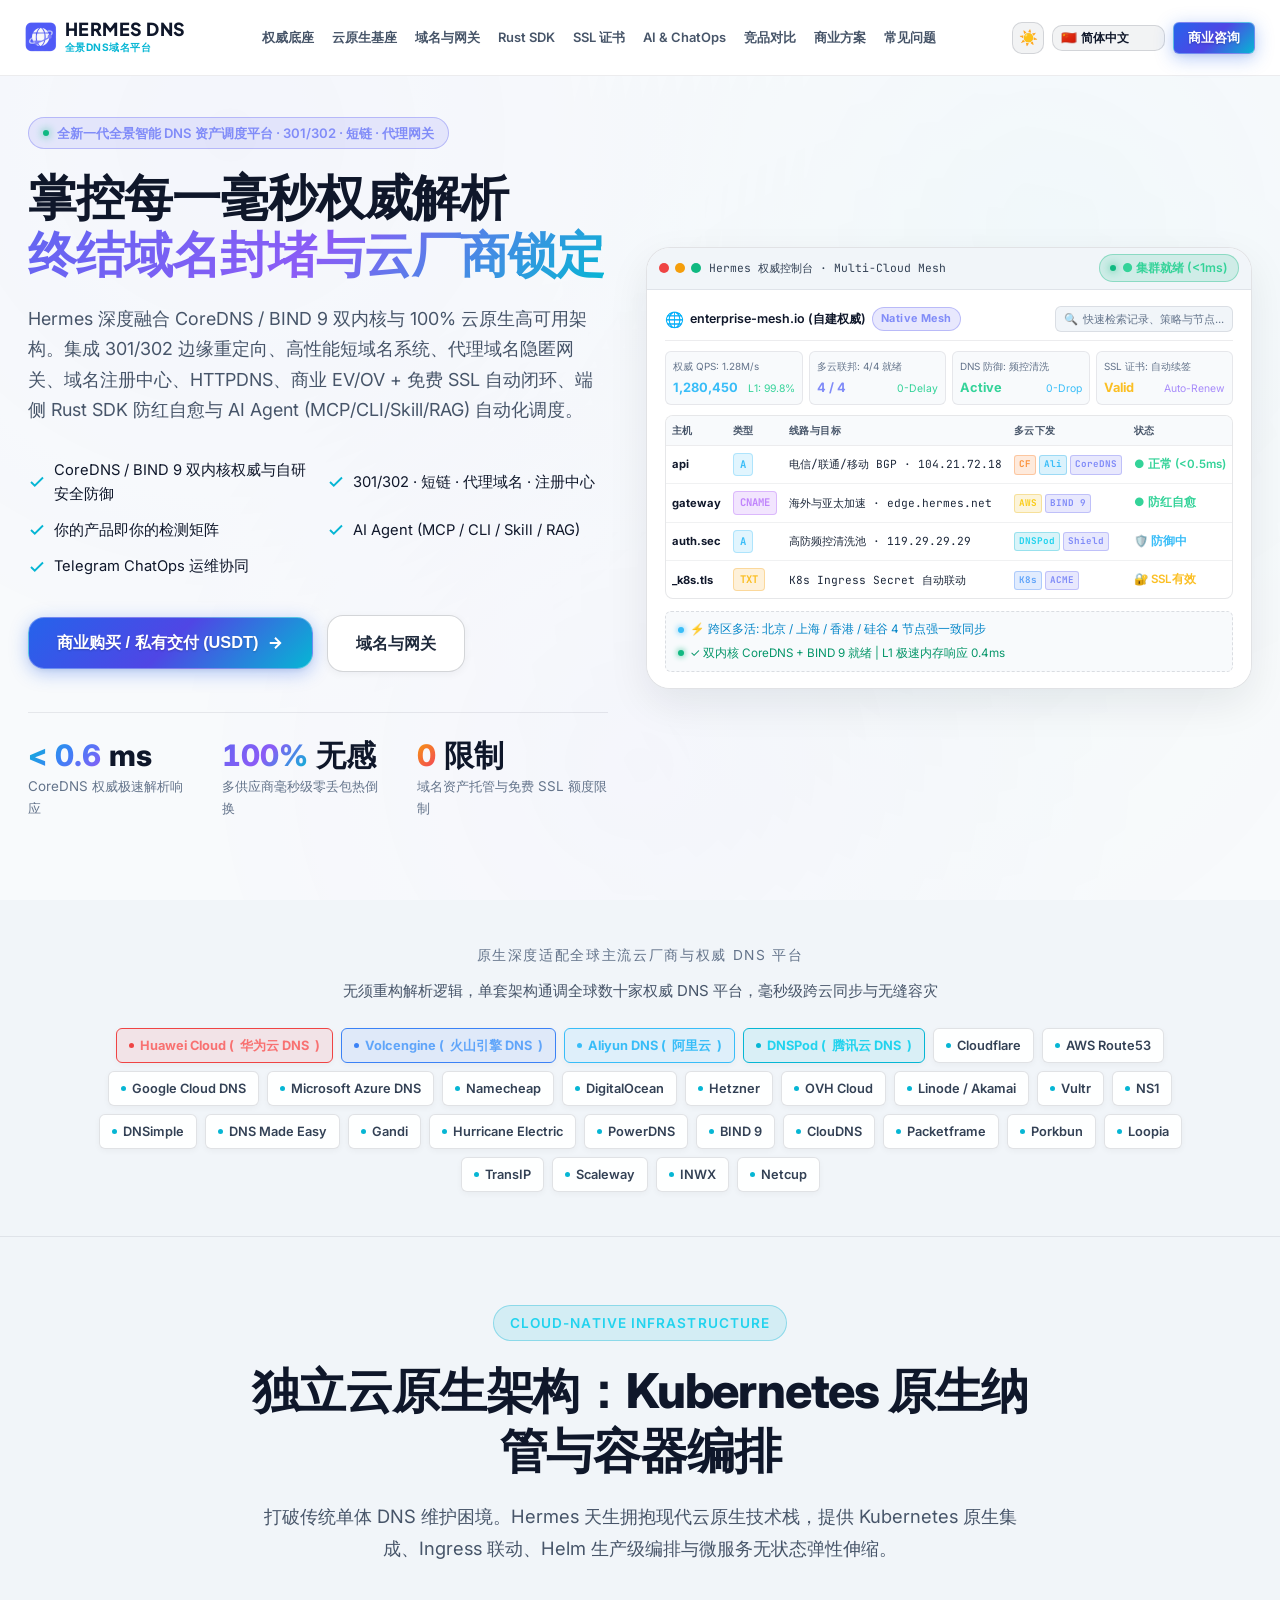
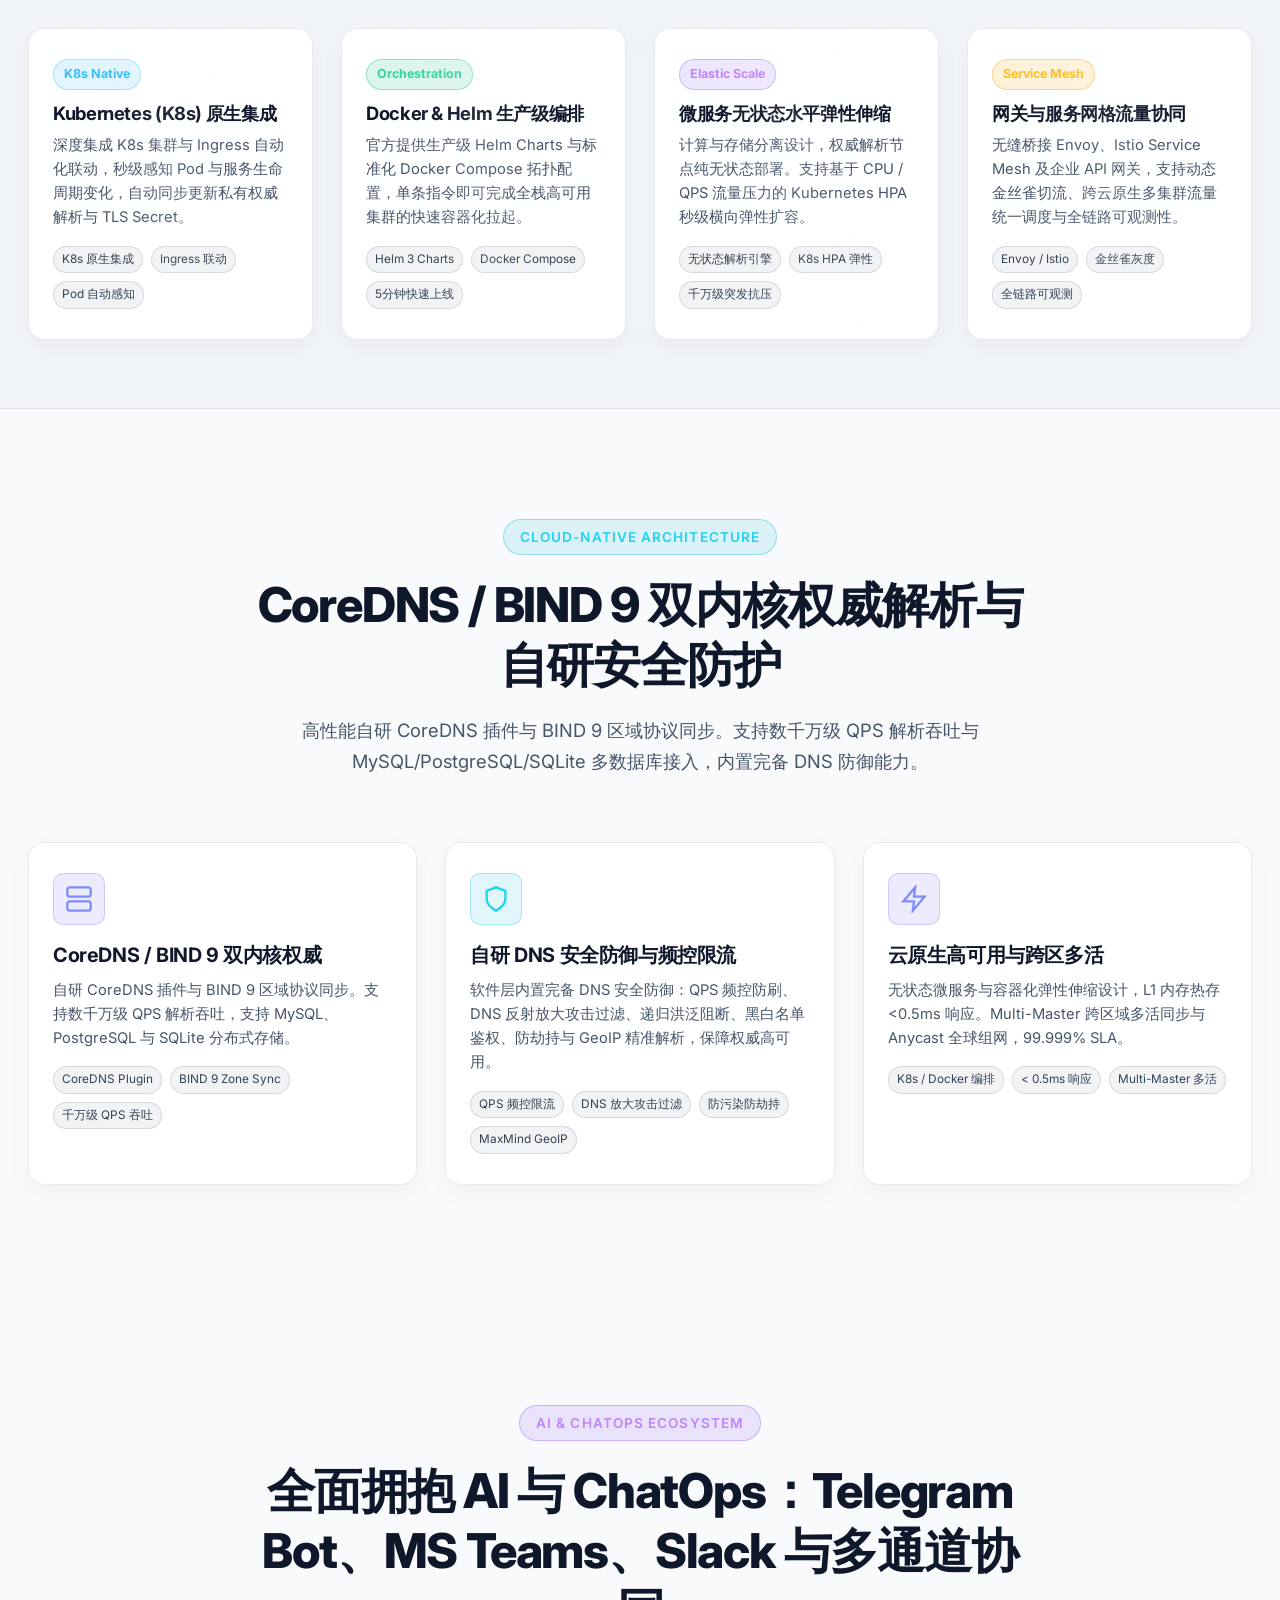
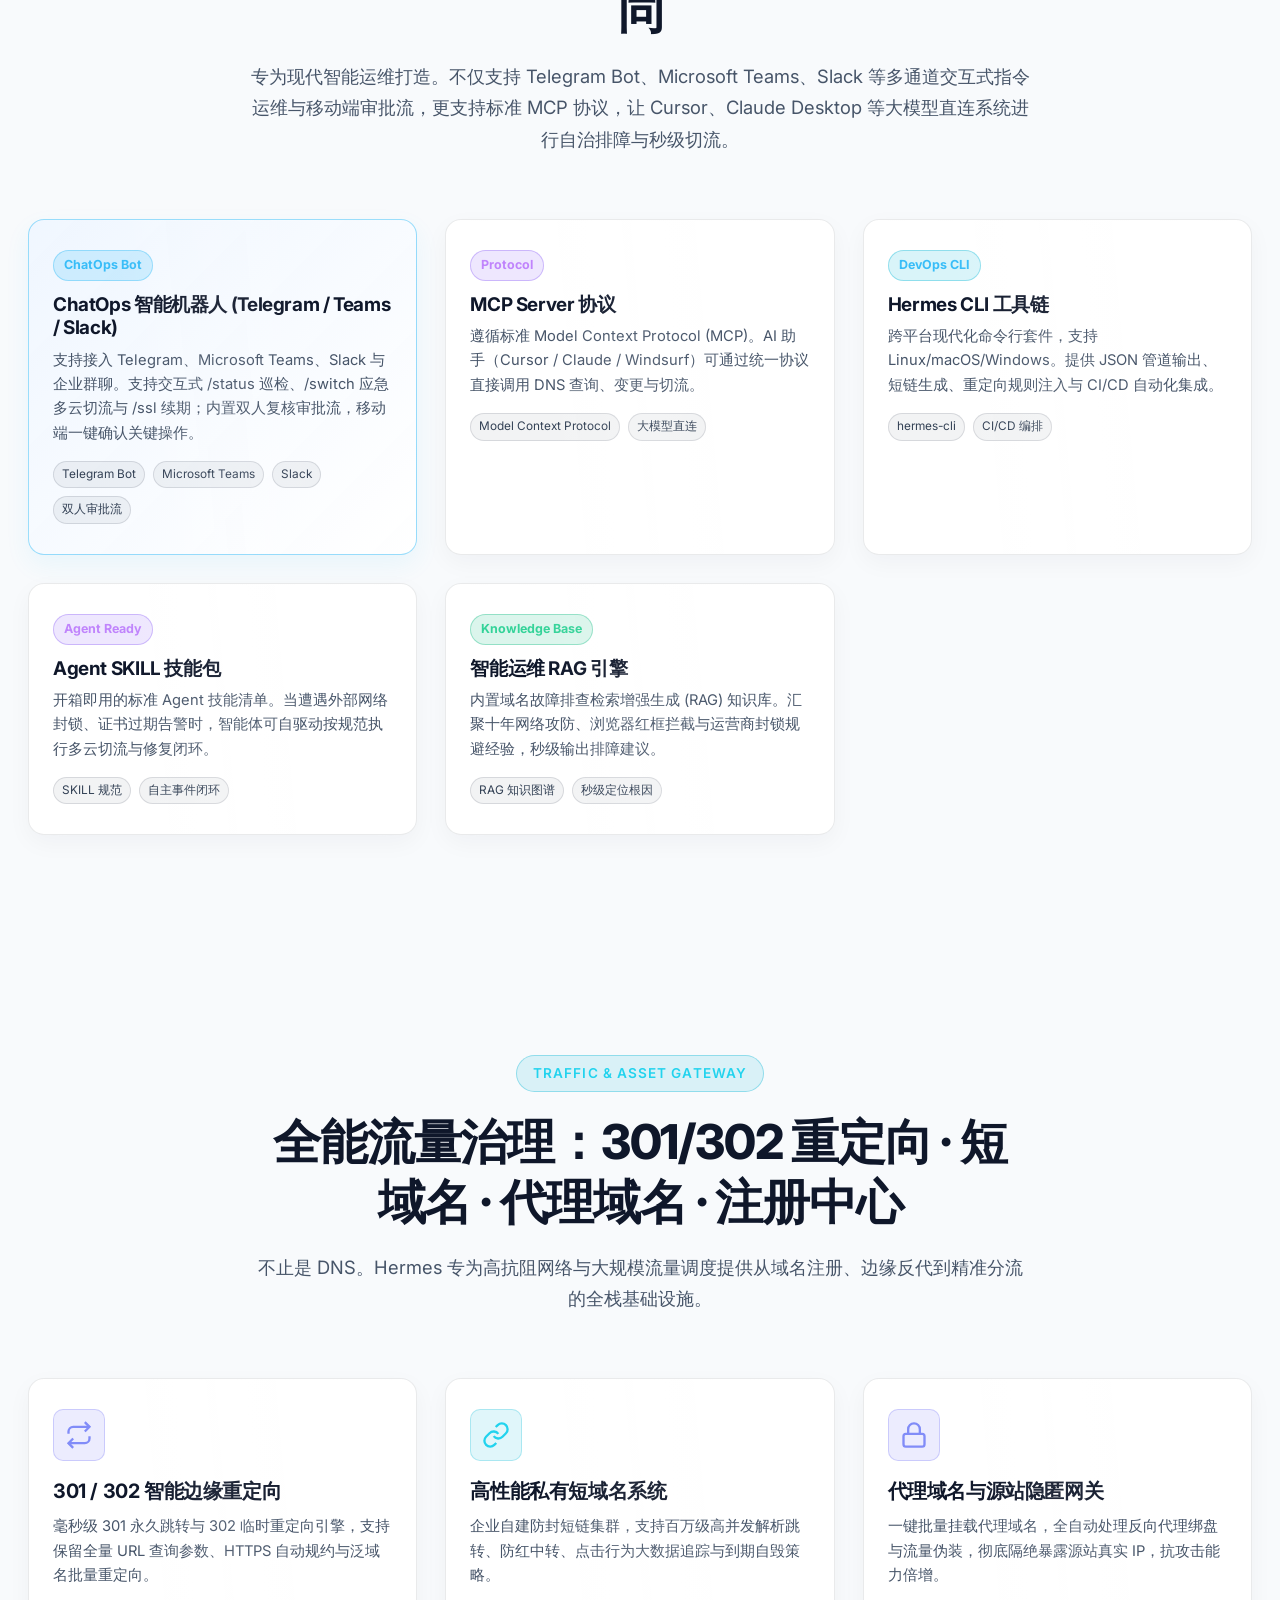
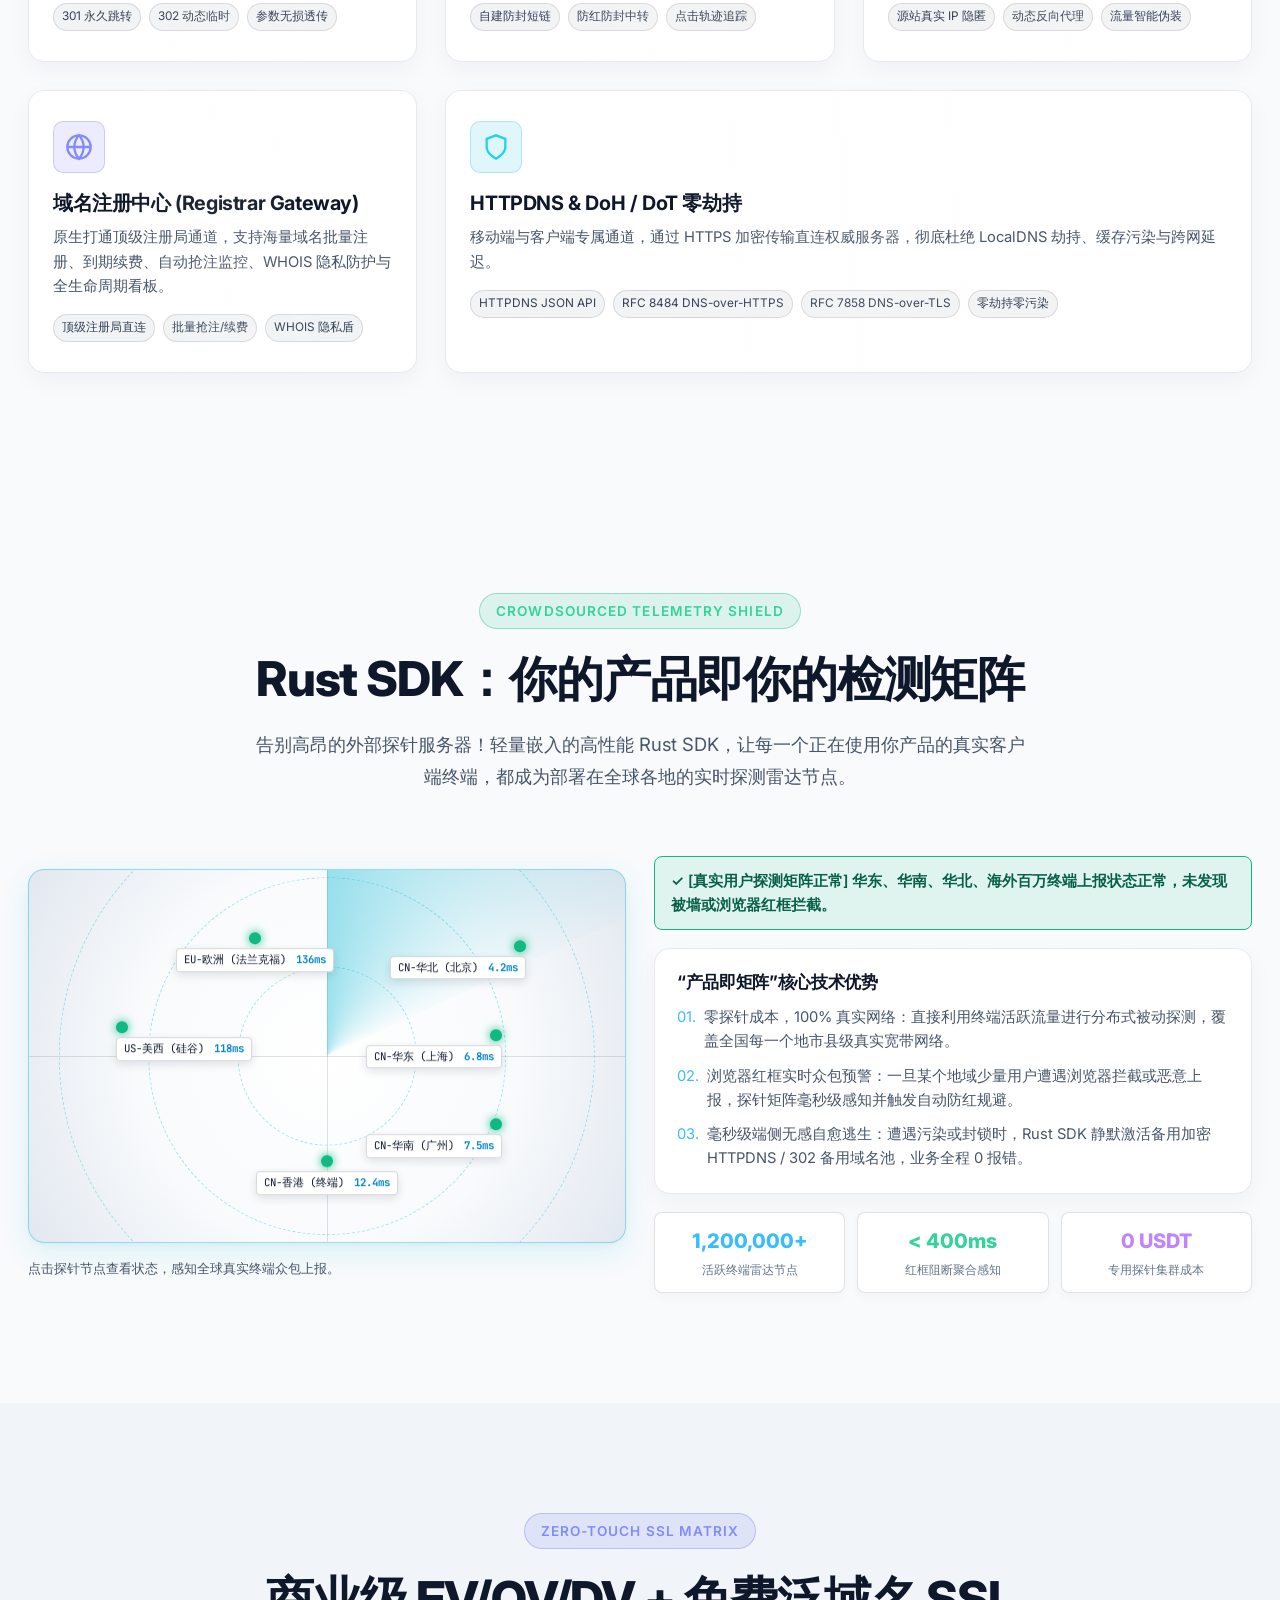
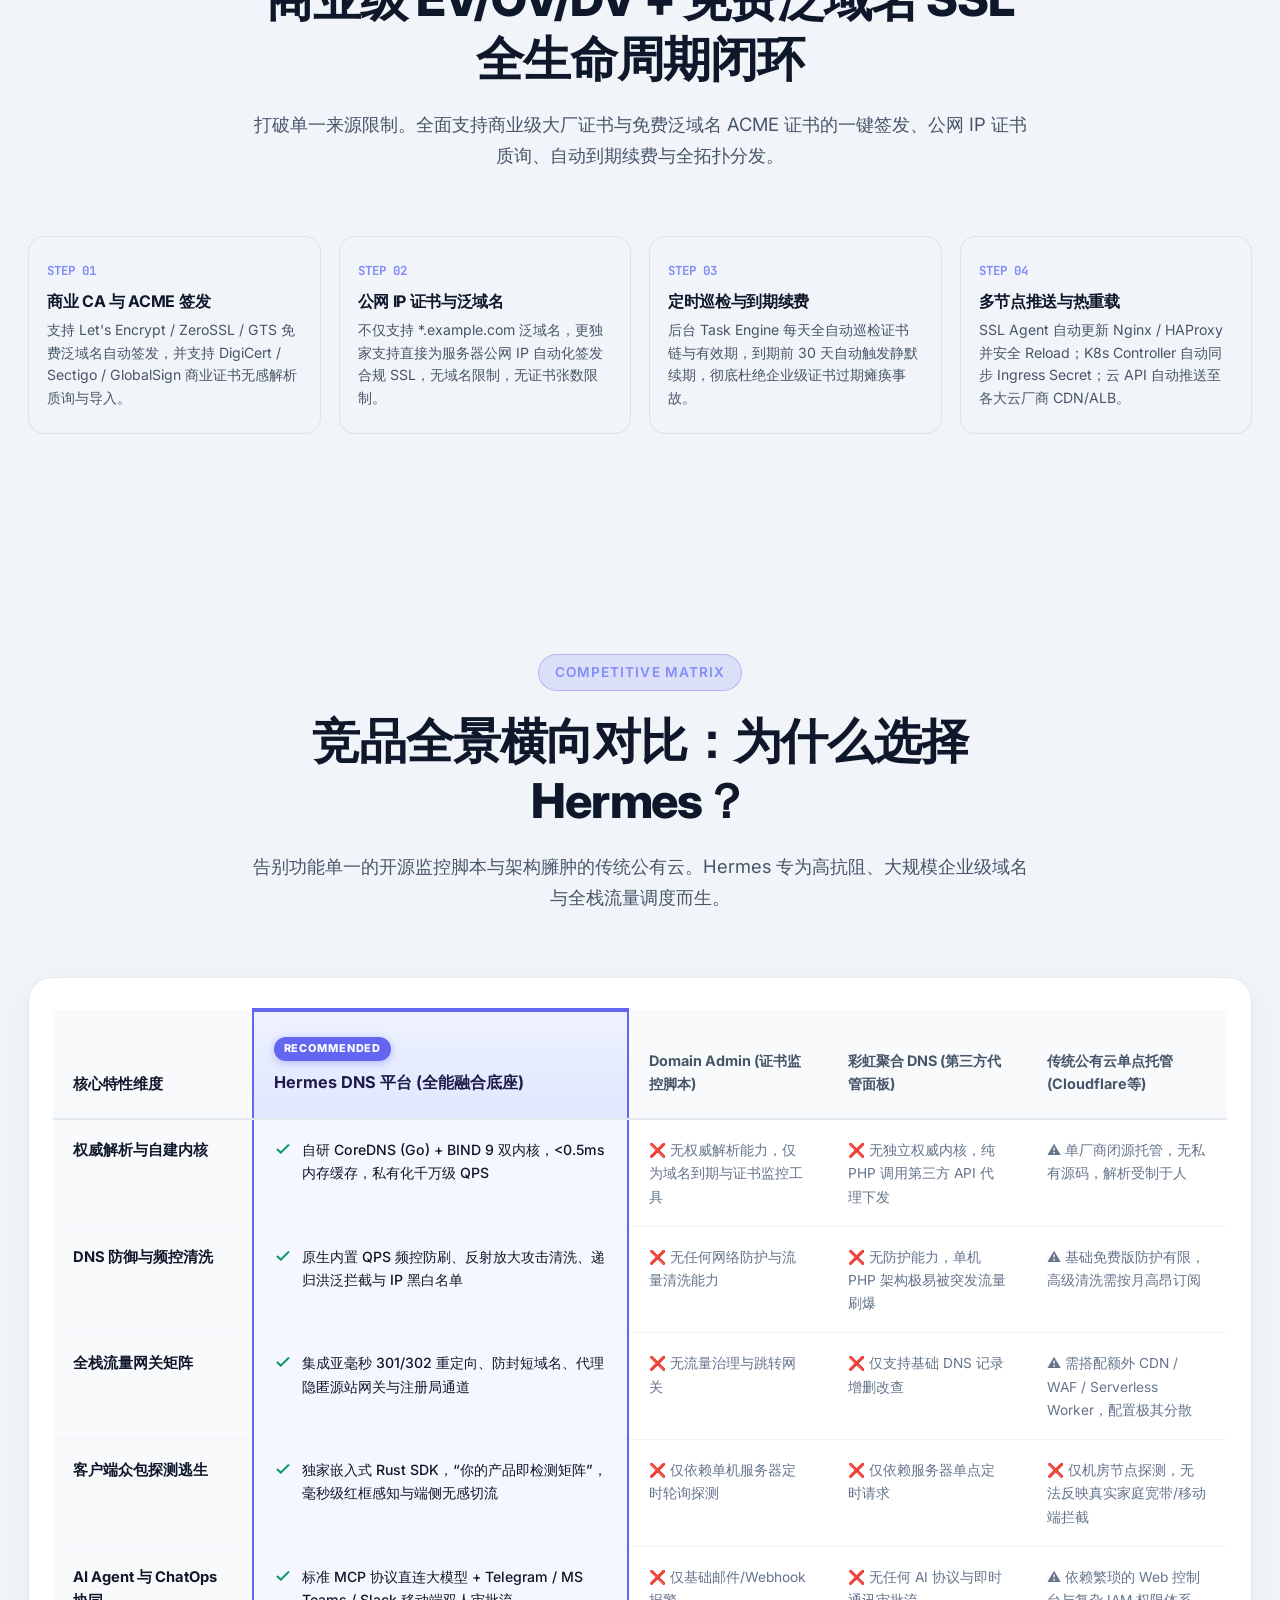
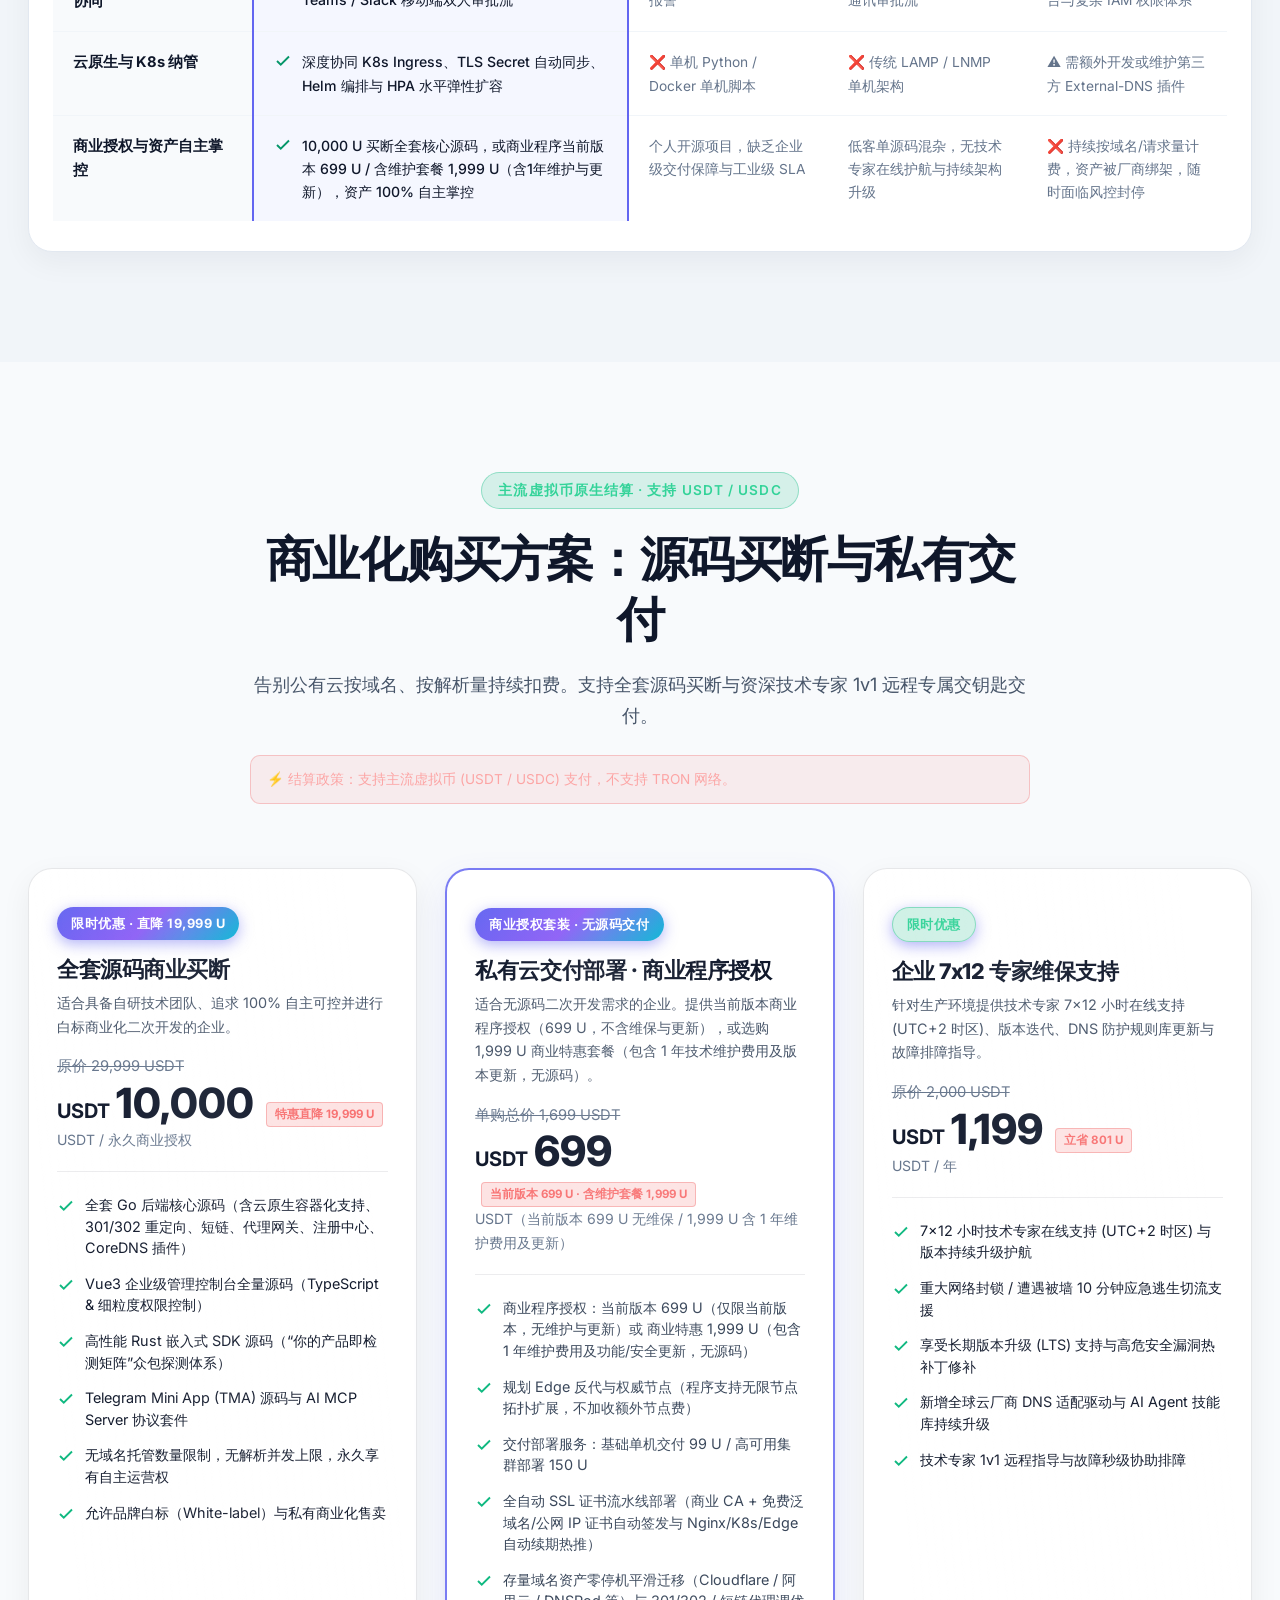
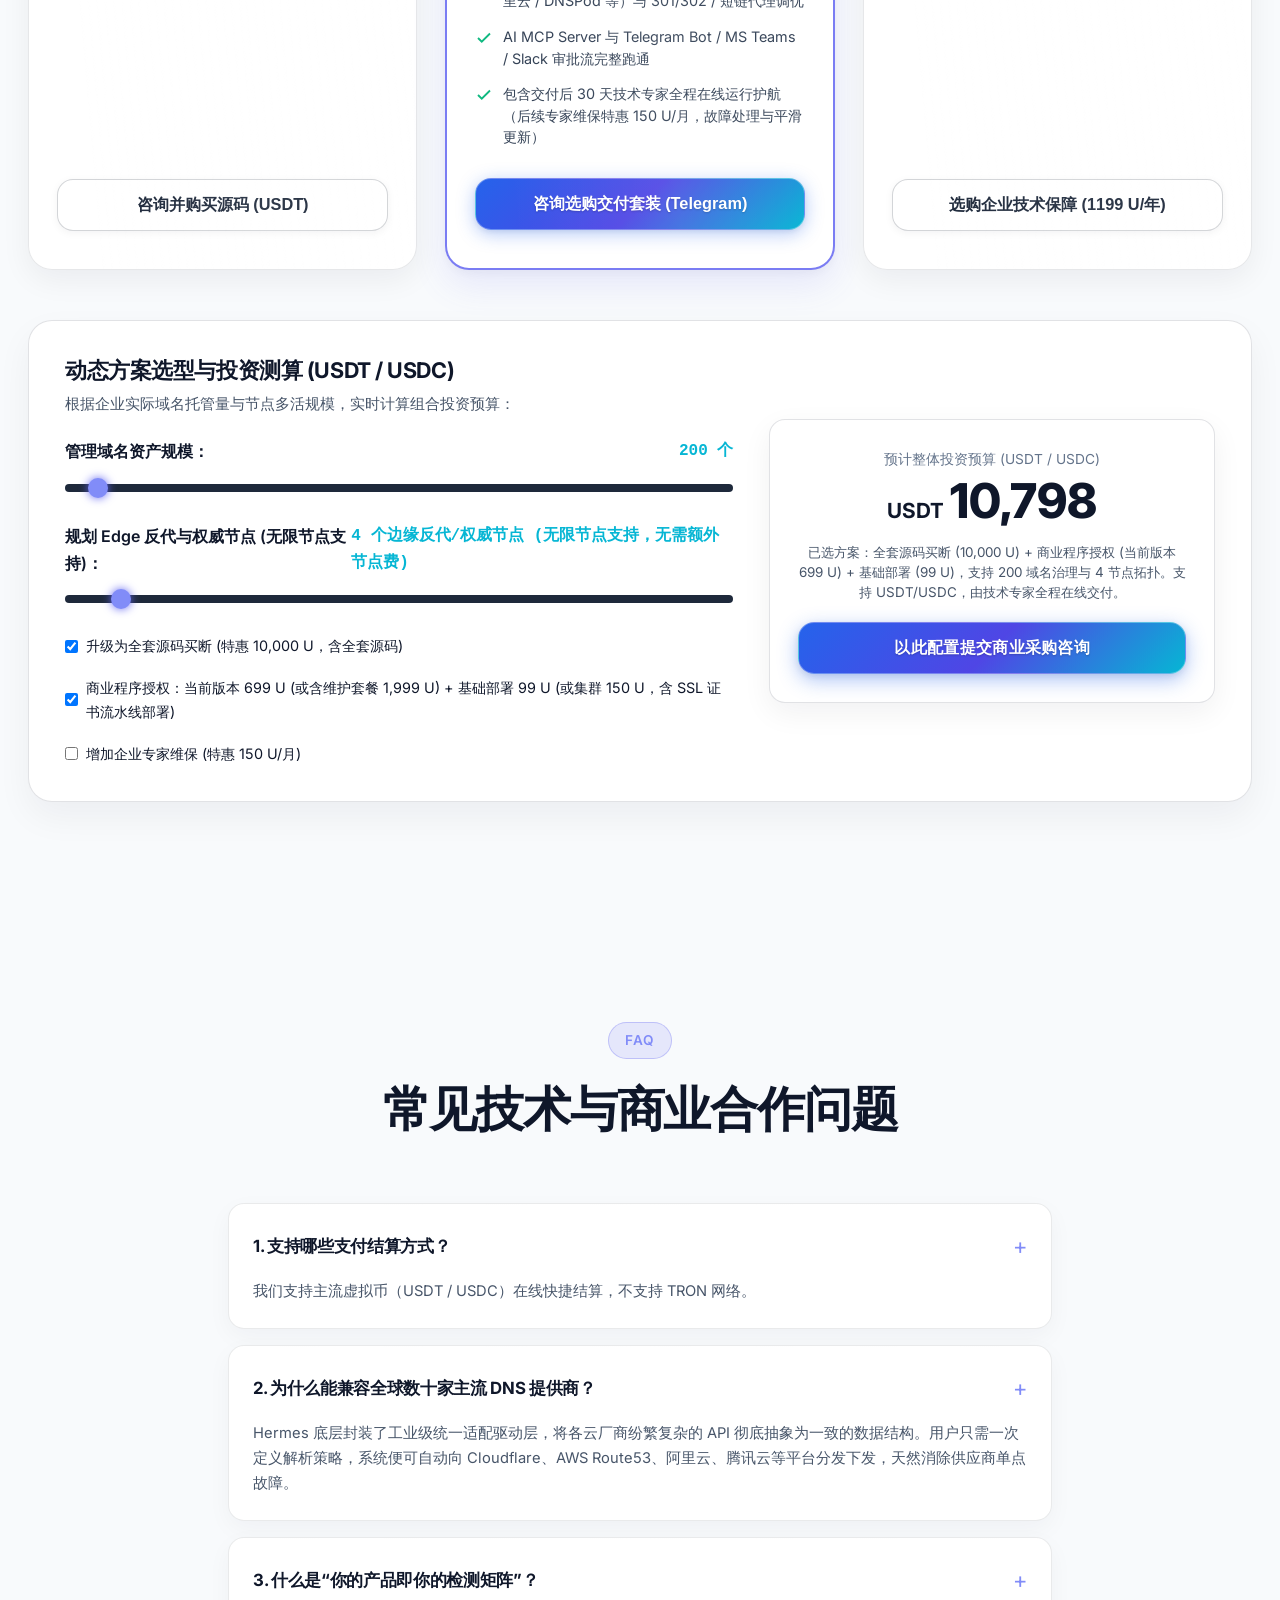
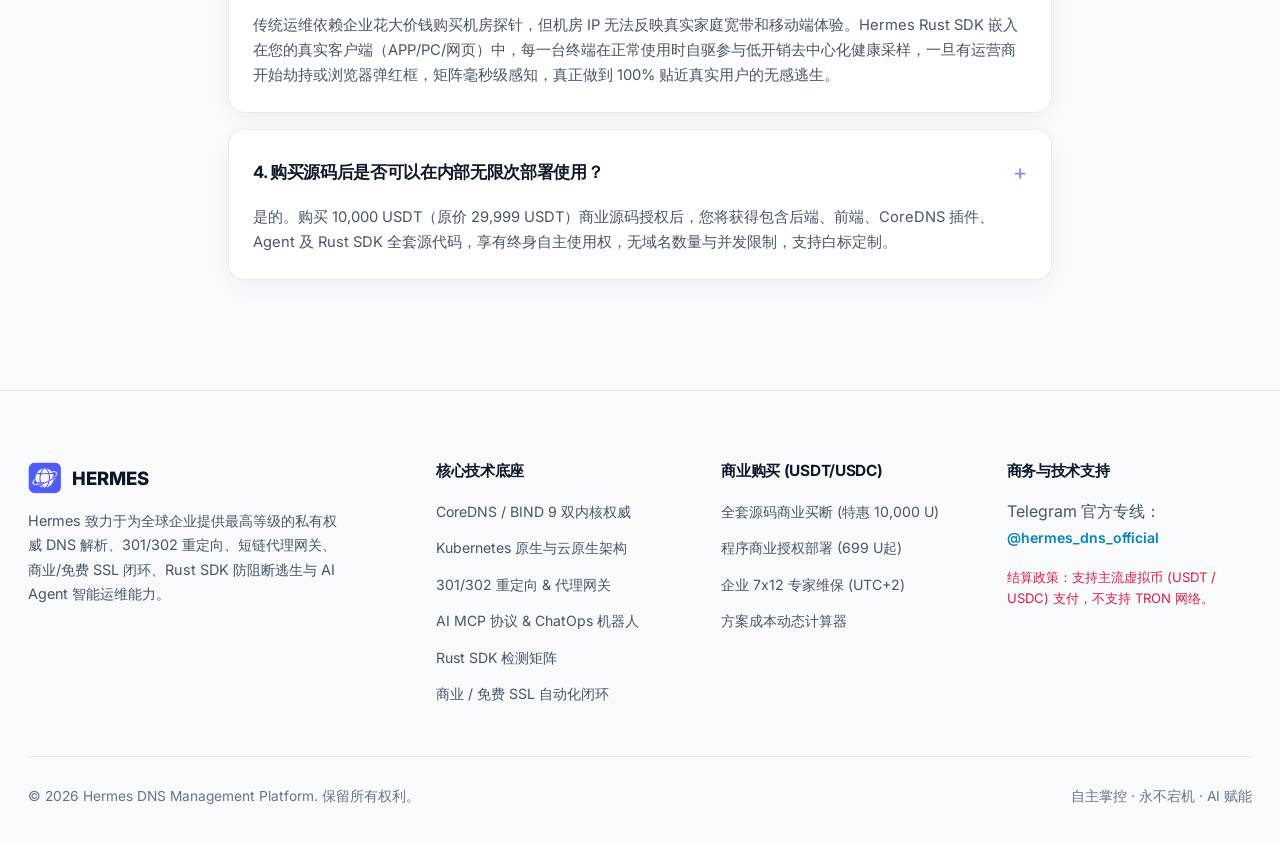
<file: zh/index.html>
<!DOCTYPE html>
<html lang="zh-CN" data-lang="zh" class="lang-zh">
<head>
  <meta charset="UTF-8">
  <meta name="viewport" content="width=device-width, initial-scale=1.0">
  <!-- Early Client Adaptive System: Zero-Flicker Theme & Language Initialization -->
  <script>
    (function() {
      try {
        // 1. Theme adaptation
        var savedTheme = localStorage.getItem('hermes_theme');
        var theme = savedTheme;
        if (!theme) {
          theme = (window.matchMedia && window.matchMedia('(prefers-color-scheme: light)').matches) ? 'light' : 'dark';
        }
        document.documentElement.setAttribute('data-theme', theme);

        // 2. Language adaptation
        var currentDocLang = document.documentElement.getAttribute('data-lang');
        var path = (window.location && window.location.pathname) ? window.location.pathname.toLowerCase() : '';
        var pathLang = null;
        var supported = ['zh-tw', 'zh-hk', 'zh', 'en', 'ja', 'ko', 'vi', 'ru', 'es'];
        for (var i = 0; i < supported.length; i++) {
          var sl = supported[i];
          if (path.indexOf('/' + sl + '/') !== -1 || path.indexOf('/' + sl + '.') !== -1 || (path.length >= sl.length && path.slice(-sl.length) === sl)) {
            pathLang = sl;
            break;
          }
        }
        var lang = pathLang || currentDocLang || localStorage.getItem('hermes_lang');
        if (!lang) {
          var navLangs = (navigator.languages && navigator.languages.length) ? navigator.languages : [navigator.language || ''];
          for (var i = 0; i < navLangs.length; i++) {
            var raw = navLangs[i];
            if (!raw) continue;
            var l = raw.toLowerCase().trim();
            if (l === 'zh-tw' || l.indexOf('zh-hant-tw') === 0) { lang = 'zh-tw'; break; }
            if (l === 'zh-hk' || l === 'zh-mo' || l.indexOf('hant') !== -1) { lang = 'zh-hk'; break; }
            if (l === 'zh' || l === 'zh-cn' || l === 'zh-sg' || l.indexOf('zh-hans') === 0 || l.indexOf('zh') === 0) { lang = 'zh'; break; }
            if (l.indexOf('ja') === 0) { lang = 'ja'; break; }
            if (l.indexOf('ko') === 0) { lang = 'ko'; break; }
            if (l.indexOf('vi') === 0) { lang = 'vi'; break; }
            if (l.indexOf('ru') === 0 || l.indexOf('uk') === 0 || l.indexOf('be') === 0 || l.indexOf('kk') === 0) { lang = 'ru'; break; }
            if (l.indexOf('es') === 0) { lang = 'es'; break; }
            if (l.indexOf('en') === 0) { lang = 'en'; break; }
          }
          if (!lang) lang = 'zh';
        }
        document.documentElement.lang = lang;
        document.documentElement.setAttribute('data-lang', lang);
        if (lang.indexOf('zh') === 0) {
          document.documentElement.classList.add('lang-zh');
          document.documentElement.classList.remove('lang-non-zh');
        } else {
          document.documentElement.classList.remove('lang-zh');
          document.documentElement.classList.add('lang-non-zh');
        }
      } catch(e) {}
    })();
  </script>
  <title data-i18n="site_title">Hermes - 企业级私有权威DNS与多云高防流量调度系统</title>
  
  <!-- SEO Comprehensive Meta Tags -->
  <meta name="description" content="Hermes 是专为企业打造的高性能私有权威DNS（CoreDNS/BIND9双内核）、HTTPDNS、多云DNS一键无感热切、全自动商业与免费SSL闭环、Rust SDK防红自愈及AI Agent自动化调度平台。">
  <meta name="keywords" content="权威DNS, 智能DNS, CoreDNS, BIND9, HTTPDNS, DoH, DoT, 多云DNS切换, 多供应商线路, 千线BGP, 域名托管, SSL自动续费, 商业证书签发, 免费泛域名SSL, Rust SDK, 浏览器红框检测, 防红检测, 被墙逃生, AI Agent, MCP, RAG, EVM USDT">
  <meta name="robots" content="index, follow, max-snippet:-1, max-image-preview:large, max-video-preview:-1">
  <link rel="canonical" href="https://hermes.161616.top/zh/">

  <!-- Alternate Language SEO Tags -->
  <link rel="alternate" hreflang="zh-CN" href="https://hermes.161616.top/zh/">
  <link rel="alternate" hreflang="zh-TW" href="https://hermes.161616.top/zh-tw/">
  <link rel="alternate" hreflang="zh-HK" href="https://hermes.161616.top/zh-hk/">
  <link rel="alternate" hreflang="en" href="https://hermes.161616.top/en/">
  <link rel="alternate" hreflang="ja" href="https://hermes.161616.top/ja/">
  <link rel="alternate" hreflang="ko" href="https://hermes.161616.top/ko/">
  <link rel="alternate" hreflang="vi" href="https://hermes.161616.top/vi/">
  <link rel="alternate" hreflang="ru" href="https://hermes.161616.top/ru/">
  <link rel="alternate" hreflang="es" href="https://hermes.161616.top/es/">
  <link rel="alternate" hreflang="x-default" href="https://hermes.161616.top/">

  <!-- Open Graph / Social SEO -->
  <meta property="og:locale" content="zh_CN">
  <meta property="og:type" content="software">
  <meta property="og:title" content="Hermes - 企业级私有权威DNS与多云高防流量调度系统">
  <meta property="og:description" content="Hermes 是专为企业打造的高性能私有权威DNS（CoreDNS/BIND9双内核）、HTTPDNS、多云DNS一键无感热切、全自动商业与免费SSL闭环、Rust SDK防红自愈及AI Agent自动化调度平台。">
  <meta property="og:url" content="https://hermes.161616.top/zh/">
  <meta property="og:site_name" content="Hermes Platform">
  <meta property="og:image" content="https://hermes.161616.top/assets/images/logo.png">

  <!-- Twitter Card -->
  <meta name="twitter:card" content="summary_large_image">
  <meta name="twitter:title" content="Hermes - 企业级私有权威DNS与多云高防流量调度系统">
  <meta name="twitter:description" content="Hermes 是专为企业打造的高性能私有权威DNS（CoreDNS/BIND9双内核）、HTTPDNS、多云DNS一键无感热切、全自动商业与免费SSL闭环、Rust SDK防红自愈及AI Agent自动化调度平台。">
  <meta name="twitter:image" content="https://hermes.161616.top/assets/images/logo.png">

  <!-- Structured Data JSON-LD (Schema.org) for SEO -->
  <script type="application/ld+json">
  {
    "@context": "https://schema.org",
    "@graph": [
      {
        "@type": "SoftwareApplication",
        "name": "Hermes DNS Platform",
        "applicationCategory": "DevOpsApplication",
        "operatingSystem": "Linux, Windows, macOS, Docker, Kubernetes",
        "offers": {
          "@type": "Offer",
          "price": "999",
          "priceCurrency": "USD"
        },
        "description": "Enterprise Private Authoritative DNS, Multi-Cloud Switcher, Commercial SSL Automation, Rust Anti-Red SDK and AI MCP Engine."
      },
      {
        "@type": "Organization",
        "name": "Hermes DNS Management Platform",
        "url": "https://hermes.161616.top",
        "logo": "https://hermes.161616.top/assets/images/logo.png",
        "sameAs": [
          "https://t.me/hermes_dns_official"
        ]
      }
    ]
  }
  </script>

  <!-- Stylesheets -->
  <link rel="stylesheet" href="../assets/css/style.css">
  <link rel="stylesheet" href="../assets/css/components.css">
  <link rel="stylesheet" href="../assets/css/animations.css">
  
  <link rel="icon" type="image/png" href="../assets/images/logo.png">
</head>
<body>

  <!-- ================= 1. HEADER / NAVBAR WITH I18N ================= -->
  <header class="navbar" id="navbar">
    <div class="container navbar-container">
      <a href="#hero" class="brand-logo">
        <img src="../assets/images/logo.png" alt="Hermes DNS Platform" class="brand-logo-img">
        <div class="brand-text-box">
          <span class="brand-name">HERMES DNS</span>
          <span class="brand-sub" data-i18n="brand_sub">全景DNS域名平台</span>
        </div>
      </a>

      <!-- Streamlined Navigation to prevent overlap in any language -->
      <nav class="nav-links">
        <a href="#authoritative-core" class="nav-link" data-i18n="nav_arch">权威底座</a>
        <a href="#cloud-native" class="nav-link" data-i18n="nav_cloud">云原生基座</a>
        <a href="#domain-matrix" class="nav-link" data-i18n="nav_domain_matrix">域名与网关</a>
        <a href="#rust-sdk" class="nav-link" data-i18n="nav_rust">Rust SDK</a>
        <a href="#ssl-pipeline" class="nav-link" data-i18n="nav_ssl">SSL 证书</a>
        <a href="#ai-ecosystem" class="nav-link" data-i18n="nav_chatops">AI & ChatOps</a>
        <a href="#comparison" class="nav-link" data-i18n="nav_comparison">竞品对比</a>
        <a href="#pricing" class="nav-link" data-i18n="nav_pricing">商业方案</a>
        <a href="#faq" class="nav-link" data-i18n="nav_faq">常见问题</a>
      </nav>

      <div class="nav-actions">
        <!-- Light / Dark Theme Switcher Button -->
        <button class="theme-toggle-btn" id="theme-toggle-btn" aria-label="Toggle Theme" title="切换深色/浅色模式">🌙</button>

        <!-- Compact Language Switcher (9 Languages) -->
        <div class="lang-selector-box">
          <select class="lang-select" id="lang-select" aria-label="Language Selector">
            <option value="zh" selected>🇨🇳 简体中文</option>
            <option value="zh-tw">🇹🇼 繁體中文</option>
            <option value="zh-hk">🇭🇰 粵語</option>
            <option value="en">🇺🇸 English</option>
            <option value="ja">🇯🇵 日本語</option>
            <option value="ko">🇰🇷 한국어</option>
            <option value="vi">🇻🇳 Tiếng Việt</option>
            <option value="ru">🇷🇺 Русский</option>
            <option value="es">🇪🇸 Español</option>
          </select>
        </div>

        <button class="btn btn-primary btn-sm btn-trigger-inquiry" data-plan="官网导航咨询">
          <span data-i18n="nav_inquiry_btn">商业咨询</span>
        </button>
      </div>

      <button class="mobile-toggle" aria-label="Toggle Menu">
        <svg width="24" height="24" viewBox="0 0 24 24" fill="none" stroke="currentColor" stroke-width="2">
          <line x1="3" y1="12" x2="21" y2="12"></line>
          <line x1="3" y1="6" x2="21" y2="6"></line>
          <line x1="3" y1="18" x2="21" y2="18"></line>
        </svg>
      </button>
    </div>
  </header>

  <!-- ================= 2. HERO SECTION ================= -->
  <section class="hero-section" id="hero">
    <div class="container hero-grid">
      
      <div class="hero-content">
        <div class="hero-tag">
          <span class="status-dot"></span>
          <span data-i18n="hero_tag">全新一代全景智能 DNS 资产调度平台 · 301/302 · 短链 · 代理网关</span>
        </div>

        <h1 class="hero-title">
          <span data-i18n="hero_title_1">掌控每一毫秒权威解析</span><br class="hero-title-br">
          <span class="text-gradient" data-i18n="hero_title_2">终结域名封堵与云厂商锁定</span>
        </h1>

        <p class="hero-desc" data-i18n="hero_desc">Hermes 深度融合 CoreDNS / BIND 9 双内核与 100% 云原生高可用架构。集成 301/302 边缘重定向、高性能短域名系统、代理域名隐匿网关、域名注册中心、HTTPDNS、商业 EV/OV + 免费 SSL 自动闭环、端侧 Rust SDK 防红自愈与 AI Agent (MCP/CLI/Skill/RAG) 自动化调度。</p>

        <div class="hero-highlights">
          <div class="highlight-item">
            <svg width="18" height="18" viewBox="0 0 24 24" fill="none" stroke="currentColor" stroke-width="2.5"><polyline points="20 6 9 17 4 12"></polyline></svg>
            <span data-i18n="badge_coredns">CoreDNS / BIND 9 双内核权威与自研安全防御</span>
          </div>
          <div class="highlight-item">
            <svg width="18" height="18" viewBox="0 0 24 24" fill="none" stroke="currentColor" stroke-width="2.5"><polyline points="20 6 9 17 4 12"></polyline></svg>
            <span data-i18n="badge_matrix">301/302 · 短链 · 代理域名 · 注册中心</span>
          </div>
          <div class="highlight-item">
            <svg width="18" height="18" viewBox="0 0 24 24" fill="none" stroke="currentColor" stroke-width="2.5"><polyline points="20 6 9 17 4 12"></polyline></svg>
            <span data-i18n="badge_rust">你的产品即你的检测矩阵</span>
          </div>
          <div class="highlight-item">
            <svg width="18" height="18" viewBox="0 0 24 24" fill="none" stroke="currentColor" stroke-width="2.5"><polyline points="20 6 9 17 4 12"></polyline></svg>
            <span data-i18n="badge_ai">AI Agent (MCP / CLI / Skill / RAG)</span>
          </div>
          <div class="highlight-item">
            <svg width="18" height="18" viewBox="0 0 24 24" fill="none" stroke="currentColor" stroke-width="2.5"><polyline points="20 6 9 17 4 12"></polyline></svg>
            <span data-i18n="badge_chatops">Telegram ChatOps 运维协同</span>
          </div>
        </div>

        <div class="hero-actions">
          <button class="btn btn-primary btn-lg btn-trigger-inquiry" data-plan="首屏商业购买意向">
            <span data-i18n="hero_btn_buy">商业购买 / 私有交付 (USDT)</span>
            <svg width="18" height="18" viewBox="0 0 24 24" fill="none" stroke="currentColor" stroke-width="2.5"><line x1="5" y1="12" x2="19" y2="12"></line><polyline points="12 5 19 12 12 19"></polyline></svg>
          </button>
          <a href="#domain-matrix" class="btn btn-secondary btn-lg">
            <span data-i18n="nav_domain_matrix">域名与网关</span>
          </a>
        </div>

        <div class="hero-metrics">
          <div class="metric-item">
            <div class="metric-num"><span class="text-gradient-cyan">&lt; 0.6</span> ms</div>
            <div class="metric-label" data-i18n="metric_latency">CoreDNS 权威极速解析响应</div>
          </div>
          <div class="metric-item">
            <div class="metric-num"><span class="text-gradient">100%</span> <span data-i18n="metric_seamless">无感</span></div>
            <div class="metric-label" data-i18n="metric_switch">多供应商毫秒级零丢包热倒换</div>
          </div>
          <div class="metric-item">
            <div class="metric-num"><span class="text-gradient-gold">0</span> <span data-i18n="metric_limits">限制</span></div>
            <div class="metric-label" data-i18n="metric_zero">域名资产托管与免费 SSL 额度限制</div>
          </div>
        </div>
      </div>

      <!-- Hero Right Dashboard (Header Overlap & i18n fixed) -->
      <div class="hero-visual">
        <div class="dashboard-mock float-anim">
          <div class="window-header">
            <div class="window-dots">
              <span></span><span></span><span></span>
            </div>
            <div class="window-title" data-i18n="console_win_title">Hermes 权威控制台 · Multi-Cloud Mesh</div>
            <span class="status-pill"><span class="status-dot"></span> <span data-i18n="console_win_status">● 集群就绪 (<1ms)</span></span>
          </div>

          <div class="window-body">
            <!-- Console Topbar with Zone breadcrumb and filter -->
            <div class="console-topbar">
              <div class="console-breadcrumb">
                <span style="font-size: 0.95rem;">🌐</span>
                <span data-i18n="console_zone_name">enterprise-mesh.io (自建权威)</span>
                <span class="zone-badge">Native Mesh</span>
              </div>
              <div class="console-search-box">
                <span>🔍</span>
                <span data-i18n="console_search_hint">快速检索记录、策略与节点...</span>
              </div>
            </div>

            <!-- Console Metrics Cards (4 compact cards) -->
            <div class="console-metrics-row">
              <div class="console-metric-item">
                <div class="metric-lbl" data-i18n="console_stat_qps">权威 QPS: 1.28M/s</div>
                <div class="metric-val" style="color: #38bdf8;">1,280,450 <span style="font-size: 0.65rem; color: #34d399; font-weight: normal;">L1: 99.8%</span></div>
              </div>
              <div class="console-metric-item">
                <div class="metric-lbl" data-i18n="console_stat_sync">多云联邦: 4/4 就绪</div>
                <div class="metric-val" style="color: #818cf8;">4 / 4 <span style="font-size: 0.65rem; color: #34d399; font-weight: normal;">0-Delay</span></div>
              </div>
              <div class="console-metric-item">
                <div class="metric-lbl" data-i18n="console_stat_defense">DNS 防御: 频控清洗</div>
                <div class="metric-val" style="color: #34d399;">Active <span style="font-size: 0.65rem; color: #38bdf8; font-weight: normal;">0-Drop</span></div>
              </div>
              <div class="console-metric-item">
                <div class="metric-lbl" data-i18n="console_stat_ssl">SSL 证书: 自动续签</div>
                <div class="metric-val" style="color: #fbbf24;">Valid <span style="font-size: 0.65rem; color: #a78bfa; font-weight: normal;">Auto-Renew</span></div>
              </div>
            </div>

            <!-- Authentic Live DNS Records Data Table (真实的 DNS 生产级解析记录管理表) -->
            <div class="console-records-table-wrapper">
              <table class="console-records-table">
                <thead>
                  <tr>
                    <th style="width: 16%;" data-i18n="console_th_host">主机</th>
                    <th style="width: 12%;" data-i18n="console_th_type">类型</th>
                    <th style="width: 34%;" data-i18n="console_th_line">线路与目标</th>
                    <th style="width: 20%;" data-i18n="console_th_sync">多云下发</th>
                    <th style="width: 18%;" data-i18n="console_th_status">状态</th>
                  </tr>
                </thead>
                <tbody>
                  <tr>
                    <td><strong style="color: #ffffff;">api</strong></td>
                    <td><span class="rec-type-badge rec-a">A</span></td>
                    <td><span style="font-family: 'JetBrains Mono', monospace; color: #e2e8f0;" data-i18n="console_r1_line">电信/联通/移动 BGP · 104.21.72.18</span></td>
                    <td>
                      <span class="sync-tag sync-cf">CF</span>
                      <span class="sync-tag sync-ali">Ali</span>
                      <span class="sync-tag sync-mesh">CoreDNS</span>
                    </td>
                    <td><span class="rec-status-ok" data-i18n="console_r1_status">● 正常 (<0.5ms)</span></td>
                  </tr>

                  <tr>
                    <td><strong style="color: #ffffff;">gateway</strong></td>
                    <td><span class="rec-type-badge rec-cname">CNAME</span></td>
                    <td><span style="font-family: 'JetBrains Mono', monospace; color: #e2e8f0;" data-i18n="console_r2_line">海外与亚太加速 · edge.hermes.net</span></td>
                    <td>
                      <span class="sync-tag sync-aws">AWS</span>
                      <span class="sync-tag sync-mesh">BIND 9</span>
                    </td>
                    <td><span class="rec-status-ok" data-i18n="console_r2_status">● 防红自愈</span></td>
                  </tr>

                  <tr>
                    <td><strong style="color: #ffffff;">auth.sec</strong></td>
                    <td><span class="rec-type-badge rec-a">A</span></td>
                    <td><span style="font-family: 'JetBrains Mono', monospace; color: #e2e8f0;" data-i18n="console_r3_line">高防频控清洗池 · 119.29.29.29</span></td>
                    <td>
                      <span class="sync-tag sync-pod">DNSPod</span>
                      <span class="sync-tag sync-mesh">Shield</span>
                    </td>
                    <td><span class="rec-status-shield" data-i18n="console_r3_status">🛡️ 防御中</span></td>
                  </tr>

                  <tr>
                    <td><strong style="color: #ffffff;">_k8s.tls</strong></td>
                    <td><span class="rec-type-badge rec-txt">TXT</span></td>
                    <td><span style="font-family: 'JetBrains Mono', monospace; color: #e2e8f0;" data-i18n="console_r4_line">K8s Ingress Secret 自动联动</span></td>
                    <td>
                      <span class="sync-tag sync-k8s">K8s</span>
                      <span class="sync-tag sync-mesh">ACME</span>
                    </td>
                    <td><span class="rec-status-ssl" data-i18n="console_r4_status">🔐 SSL有效</span></td>
                  </tr>
                </tbody>
              </table>
            </div>

            <!-- Real-time Cluster Telemetry Status Bar -->
            <div class="console-footer-bar">
              <div class="console-footer-line1">
                <span class="status-dot-sm" style="background:#38bdf8; box-shadow:0 0 6px #38bdf8;"></span>
                <span data-i18n="console_footer_sync">⚡ 跨区多活: 北京 / 上海 / 香港 / 硅谷 4 节点强一致同步</span>
              </div>
              <div class="console-footer-line2">
                <span class="status-dot-sm" style="background:#10b981; box-shadow:0 0 6px #10b981;"></span>
                <span data-i18n="console_footer_engine">✓ 双内核 CoreDNS + BIND 9 就绪 | L1 极速内存响应 0.4ms</span>
              </div>
            </div>

          </div>
        </div>
      </div>

    </div>
  </section>

  <!-- ================= 3. GLOBAL PROVIDER SHOWCASE ================= -->
  <section class="section-alt" style="padding: 44px 0; border-bottom: 1px solid var(--border-subtle);">
    <div class="container" style="text-align: center;">
      <div style="font-size: 0.86rem; color: var(--text-muted); text-transform: uppercase; letter-spacing: 0.12em; margin-bottom: 12px;" data-i18n="provider_title">原生深度适配全球主流云厂商与权威 DNS 平台</div>
      <p style="font-size: 0.94rem; color: var(--text-secondary); max-width: 820px; margin: 0 auto 24px auto;" data-i18n="provider_desc">无须重构解析逻辑，单套架构通调全球数十家权威 DNS 平台，毫秒级跨云同步与无缝容灾</p>

      <div class="provider-wall">
        <span class="provider-chip" style="border-color: #ef4444; background: rgba(239, 68, 68, 0.1); color: #f87171; font-weight: 700;"><span class="chip-dot" style="background:#ef4444;"></span>Huawei Cloud (<span data-i18n="prov_huawei">华为云 DNS</span>)</span>
        <span class="provider-chip" style="border-color: #3b82f6; background: rgba(59, 130, 246, 0.1); color: #60a5fa; font-weight: 700;"><span class="chip-dot" style="background:#3b82f6;"></span>Volcengine (<span data-i18n="prov_volc">火山引擎 DNS</span>)</span>
        <span class="provider-chip" style="border-color: #38bdf8; background: rgba(56, 189, 248, 0.1); color: #38bdf8; font-weight: 700;"><span class="chip-dot" style="background:#38bdf8;"></span>Aliyun DNS (<span data-i18n="prov_aliyun">阿里云</span>)</span>
        <span class="provider-chip" style="border-color: #06b6d4; background: rgba(6, 182, 212, 0.1); color: #22d3ee; font-weight: 700;"><span class="chip-dot" style="background:#06b6d4;"></span>DNSPod (<span data-i18n="prov_tencent">腾讯云 DNS</span>)</span>
        <span class="provider-chip"><span class="chip-dot"></span>Cloudflare</span>
        <span class="provider-chip"><span class="chip-dot"></span>AWS Route53</span>
        <span class="provider-chip"><span class="chip-dot"></span>Google Cloud DNS</span>
        <span class="provider-chip"><span class="chip-dot"></span>Microsoft Azure DNS</span>
        <span class="provider-chip"><span class="chip-dot"></span>Namecheap</span>
        <span class="provider-chip"><span class="chip-dot"></span>DigitalOcean</span>
        <span class="provider-chip"><span class="chip-dot"></span>Hetzner</span>
        <span class="provider-chip"><span class="chip-dot"></span>OVH Cloud</span>
        <span class="provider-chip"><span class="chip-dot"></span>Linode / Akamai</span>
        <span class="provider-chip"><span class="chip-dot"></span>Vultr</span>
        <span class="provider-chip"><span class="chip-dot"></span>NS1</span>
        <span class="provider-chip"><span class="chip-dot"></span>DNSimple</span>
        <span class="provider-chip"><span class="chip-dot"></span>DNS Made Easy</span>
        <span class="provider-chip"><span class="chip-dot"></span>Gandi</span>
        <span class="provider-chip"><span class="chip-dot"></span>Hurricane Electric</span>
        <span class="provider-chip"><span class="chip-dot"></span>PowerDNS</span>
        <span class="provider-chip"><span class="chip-dot"></span>BIND 9</span>
        <span class="provider-chip"><span class="chip-dot"></span>ClouDNS</span>
        <span class="provider-chip"><span class="chip-dot"></span>Packetframe</span>
        <span class="provider-chip"><span class="chip-dot"></span>Porkbun</span>
        <span class="provider-chip"><span class="chip-dot"></span>Loopia</span>
        <span class="provider-chip"><span class="chip-dot"></span>TransIP</span>
        <span class="provider-chip"><span class="chip-dot"></span>Scaleway</span>
        <span class="provider-chip"><span class="chip-dot"></span>INWX</span>
        <span class="provider-chip"><span class="chip-dot"></span>Netcup</span>
      </div>
    </div>
  </section>

    <!-- ================= 3.5 CLOUD-NATIVE INFRASTRUCTURE (独立云原生架构模块) ================= -->
  <section class="section section-alt" id="cloud-native" style="padding: 68px 0; border-bottom: 1px solid var(--border-subtle);">
    <div class="container">
      <div class="section-header">
        <div class="section-tag cyan" data-i18n="cloud_tag">Cloud-Native Infrastructure</div>
        <h2 class="section-title" data-i18n="cloud_title">独立云原生架构：Kubernetes 原生纳管与容器编排</h2>
        <p class="section-desc" data-i18n="cloud_desc">打破传统单体 DNS 维护困境。Hermes 天生拥抱现代云原生技术栈，提供 Kubernetes 原生集成、Ingress 联动、Helm 生产级编排与微服务无状态弹性伸缩。</p>
      </div>

      <div class="grid grid-4">
        <div class="glass-card shine-effect">
          <div class="ai-badge" style="background: rgba(56, 189, 248, 0.15); border-color: rgba(56, 189, 248, 0.35); color: #38bdf8;">K8s Native</div>
          <h3 style="font-size: 1.15rem; margin-bottom: 8px;" data-i18n="cloud_c1_t">Kubernetes (K8s) 原生集成</h3>
          <p class="card-desc" data-i18n="cloud_c1_d">深度集成 K8s 集群与 Ingress 自动化联动，秒级感知 Pod 与服务生命周期变化，自动同步更新私有权威解析与 TLS Secret。</p>
          <div class="card-tags">
            <span class="tag-pill" data-i18n="tag_k8s_native">K8s 原生集成</span>
            <span class="tag-pill" data-i18n="tag_ingress_link">Ingress 联动</span>
            <span class="tag-pill" data-i18n="tag_pod_aware">Pod 自动感知</span>
          </div>
        </div>

        <div class="glass-card shine-effect">
          <div class="ai-badge" style="background: rgba(16, 185, 129, 0.15); border-color: rgba(16, 185, 129, 0.35); color: #34d399;">Orchestration</div>
          <h3 style="font-size: 1.15rem; margin-bottom: 8px;" data-i18n="cloud_c2_t">Docker & Helm 生产级编排</h3>
          <p class="card-desc" data-i18n="cloud_c2_d">官方提供生产级 Helm Charts 与标准化 Docker Compose 拓扑配置，单条指令即可完成全栈高可用集群的快速容器化拉起。</p>
          <div class="card-tags">
            <span class="tag-pill">Helm 3 Charts</span>
            <span class="tag-pill">Docker Compose</span>
            <span class="tag-pill" data-i18n="tag_5m_launch">5分钟快速上线</span>
          </div>
        </div>

        <div class="glass-card shine-effect">
          <div class="ai-badge" style="background: rgba(139, 92, 246, 0.15); border-color: rgba(139, 92, 246, 0.35); color: #c084fc;">Elastic Scale</div>
          <h3 style="font-size: 1.15rem; margin-bottom: 8px;" data-i18n="cloud_c3_t">微服务无状态水平弹性伸缩</h3>
          <p class="card-desc" data-i18n="cloud_c3_d">计算与存储分离设计，权威解析节点纯无状态部署。支持基于 CPU / QPS 流量压力的 Kubernetes HPA 秒级横向弹性扩容。</p>
          <div class="card-tags">
            <span class="tag-pill" data-i18n="tag_stateless_engine">无状态解析引擎</span>
            <span class="tag-pill" data-i18n="tag_k8s_hpa">K8s HPA 弹性</span>
            <span class="tag-pill" data-i18n="tag_million_burst">千万级突发抗压</span>
          </div>
        </div>

        <div class="glass-card cyan shine-effect">
          <div class="ai-badge" style="background: rgba(245, 158, 11, 0.15); border-color: rgba(245, 158, 11, 0.35); color: #fbbf24;">Service Mesh</div>
          <h3 style="font-size: 1.15rem; margin-bottom: 8px;" data-i18n="cloud_c4_t">网关与服务网格流量协同</h3>
          <p class="card-desc" data-i18n="cloud_c4_d">无缝桥接 Envoy、Istio Service Mesh 及企业 API 网关，支持动态金丝雀切流、跨云原生多集群流量统一调度与全链路可观测性。</p>
          <div class="card-tags">
            <span class="tag-pill">Envoy / Istio</span>
            <span class="tag-pill" data-i18n="tag_canary_rollout">金丝雀灰度</span>
            <span class="tag-pill" data-i18n="tag_full_observable">全链路可观测</span>
          </div>
        </div>
      </div>
    </div>
  </section>

  <!-- ================= 4. AUTHORITATIVE CORE ARCHITECTURE ================= -->
  <section class="section" id="authoritative-core">
    <div class="container">
      <div class="section-header">
        <div class="section-tag cyan">Cloud-Native Architecture</div>
        <h2 class="section-title" data-i18n="auth_title">CoreDNS / BIND 9 双内核权威解析与自研安全防护</h2>
        <p class="section-desc" data-i18n="auth_desc">高性能自研 CoreDNS 插件与 BIND 9 区域协议同步。支持数千万级 QPS 解析吞吐与 MySQL/PostgreSQL/SQLite 多数据库接入，内置完备 DNS 防御能力。</p>
      </div>

      <div class="grid grid-3">
        <div class="glass-card">
          <div class="card-icon-wrapper">
            <svg width="28" height="28" viewBox="0 0 24 24" fill="none" stroke="currentColor" stroke-width="2"><rect x="2" y="2" width="20" height="8" rx="2" ry="2"></rect><rect x="2" y="14" width="20" height="8" rx="2" ry="2"></rect><line x1="6" y1="6" x2="6.01" y2="6"></line><line x1="6" y1="18" x2="6.01" y2="18"></line></svg>
          </div>
          <h3 class="card-title" data-i18n="auth_c1_t">CoreDNS / BIND 9 双内核权威</h3>
          <p class="card-desc" data-i18n="auth_c1_d">自研 CoreDNS 插件与 BIND 9 区域协议同步。支持数千万级 QPS 解析吞吐，支持 MySQL、PostgreSQL 与 SQLite 分布式存储。</p>
          <div class="card-tags">
            <span class="tag-pill">CoreDNS Plugin</span>
            <span class="tag-pill">BIND 9 Zone Sync</span>
            <span class="tag-pill" data-i18n="tag_million_qps">千万级 QPS 吞吐</span>
          </div>
        </div>

        <div class="glass-card cyan">
          <div class="card-icon-wrapper">
            <svg width="28" height="28" viewBox="0 0 24 24" fill="none" stroke="currentColor" stroke-width="2"><path d="M12 22s8-4 8-10V5l-8-3-8 3v7c0 6 8 10 8 10z"></path></svg>
          </div>
          <h3 class="card-title" data-i18n="auth_c2_t">自研 DNS 安全防御与频控限流</h3>
          <p class="card-desc" data-i18n="auth_c2_d">软件层内置完备 DNS 安全防御：QPS 频控防刷、DNS 反射放大攻击过滤、递归洪泛阻断、黑白名单鉴权、防劫持与 GeoIP 精准解析，保障权威高可用。</p>
          <div class="card-tags">
            <span class="tag-pill" data-i18n="tag_qps_rate_limit">QPS 频控限流</span>
            <span class="tag-pill" data-i18n="tag_dns_amplification">DNS 放大攻击过滤</span>
            <span class="tag-pill" data-i18n="tag_anti_poisoning">防污染防劫持</span>
            <span class="tag-pill">MaxMind GeoIP</span>
          </div>
        </div>

        <div class="glass-card">
          <div class="card-icon-wrapper">
            <svg width="28" height="28" viewBox="0 0 24 24" fill="none" stroke="currentColor" stroke-width="2"><polygon points="13 2 3 14 12 14 11 22 21 10 12 10 13 2"></polygon></svg>
          </div>
          <h3 class="card-title" data-i18n="auth_c3_t">云原生高可用与跨区多活</h3>
          <p class="card-desc" data-i18n="auth_c3_d">无状态微服务与容器化弹性伸缩设计，L1 内存热存 <0.5ms 响应。Multi-Master 跨区域多活同步与 Anycast 全球组网，99.999% SLA。</p>
          <div class="card-tags">
            <span class="tag-pill" data-i18n="tag_k8s_docker">K8s / Docker 编排</span>
            <span class="tag-pill" data-i18n="tag_sub_half_ms">< 0.5ms 响应</span>
            <span class="tag-pill" data-i18n="tag_multi_master">Multi-Master 多活</span>
          </div>
        </div>
      </div>
    </div>
  </section>

  <!-- ================= 5. AI ECOSYSTEM: MCP / CLI / SKILL / RAG ================= -->
  <section class="section" id="ai-ecosystem">
    <div class="container">
      <div class="section-header">
        <div class="section-tag" style="background: rgba(139, 92, 246, 0.15); border-color: rgba(139, 92, 246, 0.35); color: #c084fc;">AI &amp; ChatOps Ecosystem</div>
        <h2 class="section-title" data-i18n="ai_title">全面拥抱 AI 与 ChatOps：Telegram Bot、MS Teams、Slack 与多通道协同</h2>
        <p class="section-desc" data-i18n="ai_desc">专为现代智能运维打造。不仅支持 Telegram Bot、Microsoft Teams、Slack 等多通道交互式指令运维与移动端审批流，更支持标准 MCP 协议，让 Cursor、Claude Desktop 等大模型直连系统进行自治排障与秒级切流。</p>
      </div>

      <div class="grid grid-3">
        <!-- Card 0: ChatOps Bot (Prominent) -->
        <div class="glass-card shine-effect chatops-highlight-card">
          <div class="ai-badge" style="background: rgba(56, 189, 248, 0.2); border-color: rgba(56, 189, 248, 0.4); color: #38bdf8;">ChatOps Bot</div>
          <h3 style="font-size: 1.18rem; margin-bottom: 8px;" data-i18n="ai_c0_t">ChatOps 智能机器人 (Telegram / Teams / Slack)</h3>
          <p class="card-desc" data-i18n="ai_c0_d">支持接入 Telegram、Microsoft Teams、Slack 与企业群聊。支持交互式 /status 巡检、/switch 应急多云切流与 /ssl 续期；内置双人复核审批流，移动端一键确认关键操作。</p>
          <div class="card-tags">
            <span class="tag-pill">Telegram Bot</span>
            <span class="tag-pill">Microsoft Teams</span>
            <span class="tag-pill">Slack</span>
            <span class="tag-pill" data-i18n="tag_dual_approval">双人审批流</span>
          </div>
        </div>
        <div class="glass-card shine-effect">
          <div class="ai-badge">Protocol</div>
          <h3 style="font-size: 1.18rem; margin-bottom: 8px;" data-i18n="ai_c1_t">MCP Server 协议</h3>
          <p class="card-desc" data-i18n="ai_c1_d">遵循标准 Model Context Protocol (MCP)。AI 助手（Cursor / Claude / Windsurf）可通过统一协议直接调用 DNS 查询、变更与切流。</p>
          <div class="card-tags">
            <span class="tag-pill">Model Context Protocol</span>
            <span class="tag-pill" data-i18n="tag_llm_direct">大模型直连</span>
          </div>
        </div>

        <div class="glass-card cyan shine-effect">
          <div class="ai-badge" style="background: rgba(6, 182, 212, 0.15); border-color: rgba(6, 182, 212, 0.35); color: #38bdf8;">DevOps CLI</div>
          <h3 style="font-size: 1.18rem; margin-bottom: 8px;" data-i18n="ai_c2_t">Hermes CLI 工具链</h3>
          <p class="card-desc" data-i18n="ai_c2_d">跨平台现代化命令行套件，支持 Linux/macOS/Windows。提供 JSON 管道输出、短链生成、重定向规则注入与 CI/CD 自动化集成。</p>
          <div class="card-tags">
            <span class="tag-pill">hermes-cli</span>
            <span class="tag-pill" data-i18n="tag_cicd_orchestration">CI/CD 编排</span>
          </div>
        </div>

        <div class="glass-card shine-effect">
          <div class="ai-badge">Agent Ready</div>
          <h3 style="font-size: 1.18rem; margin-bottom: 8px;" data-i18n="ai_c3_t">Agent SKILL 技能包</h3>
          <p class="card-desc" data-i18n="ai_c3_d">开箱即用的标准 Agent 技能清单。当遭遇外部网络封锁、证书过期告警时，智能体可自驱动按规范执行多云切流与修复闭环。</p>
          <div class="card-tags">
            <span class="tag-pill" data-i18n="tag_skill_spec">SKILL 规范</span>
            <span class="tag-pill" data-i18n="tag_autonomous_loop">自主事件闭环</span>
          </div>
        </div>

        <div class="glass-card cyan shine-effect">
          <div class="ai-badge" style="background: rgba(16, 185, 129, 0.15); border-color: rgba(16, 185, 129, 0.35); color: #34d399;">Knowledge Base</div>
          <h3 style="font-size: 1.18rem; margin-bottom: 8px;" data-i18n="ai_c4_t">智能运维 RAG 引擎</h3>
          <p class="card-desc" data-i18n="ai_c4_d">内置域名故障排查检索增强生成 (RAG) 知识库。汇聚十年网络攻防、浏览器红框拦截与运营商封锁规避经验，秒级输出排障建议。</p>
          <div class="card-tags">
            <span class="tag-pill" data-i18n="tag_rag_graph">RAG 知识图谱</span>
            <span class="tag-pill" data-i18n="tag_root_cause_sec">秒级定位根因</span>
          </div>
        </div>
      </div>
    </div>
  </section>

  <!-- ================= 6. TRAFFIC & ASSET MATRIX (301/302, Short URL, Proxy Domain, Registrar, HTTPDNS) ================= -->
  <section class="section" id="domain-matrix">
    <div class="container">
      <div class="section-header">
        <div class="section-tag cyan" data-i18n="matrix_tag">Traffic & Asset Gateway</div>
        <h2 class="section-title" data-i18n="matrix_title">全能流量治理：301/302 重定向 · 短域名 · 代理域名 · 注册中心</h2>
        <p class="section-desc" data-i18n="matrix_desc">不止是 DNS。Hermes 专为高抗阻网络与大规模流量调度提供从域名注册、边缘反代到精准分流的全栈基础设施。</p>
      </div>

      <div class="grid grid-3">
        <!-- 1. 301/302 Redirection -->
        <div class="glass-card shine-effect">
          <div class="card-icon-wrapper">
            <svg width="28" height="28" viewBox="0 0 24 24" fill="none" stroke="currentColor" stroke-width="2"><polyline points="17 1 21 5 17 9"></polyline><path d="M3 11V9a4 4 0 0 1 4-4h14"></path><polyline points="7 23 3 19 7 15"></polyline><path d="M21 13v2a4 4 0 0 1-4 4H3"></path></svg>
          </div>
          <h3 class="card-title" data-i18n="matrix_c1_t">301 / 302 智能边缘重定向</h3>
          <p class="card-desc" data-i18n="matrix_c1_d">毫秒级 301 永久跳转与 302 临时重定向引擎，支持保留全量 URL 查询参数、HTTPS 自动规约与泛域名批量重定向。</p>
          <div class="card-tags">
            <span class="tag-pill" data-i18n="tag_301_perm">301 永久跳转</span>
            <span class="tag-pill" data-i18n="tag_302_temp">302 动态临时</span>
            <span class="tag-pill" data-i18n="tag_lossless_param">参数无损透传</span>
          </div>
        </div>

        <!-- 2. Short Domain Engine -->
        <div class="glass-card cyan shine-effect">
          <div class="card-icon-wrapper">
            <svg width="28" height="28" viewBox="0 0 24 24" fill="none" stroke="currentColor" stroke-width="2"><path d="M10 13a5 5 0 0 0 7.54.54l3-3a5 5 0 0 0-7.07-7.07l-1.72 1.71"></path><path d="M14 11a5 5 0 0 0-7.54-.54l-3 3a5 5 0 0 0 7.07 7.07l1.71-1.71"></path></svg>
          </div>
          <h3 class="card-title" data-i18n="matrix_c2_t">高性能私有短域名系统</h3>
          <p class="card-desc" data-i18n="matrix_c2_d">企业自建防封短链集群，支持百万级高并发解析跳转、防红中转、点击行为大数据追踪与到期自毁策略。</p>
          <div class="card-tags">
            <span class="tag-pill" data-i18n="tag_self_shortlink">自建防封短链</span>
            <span class="tag-pill" data-i18n="tag_anti_red_relay">防红防封中转</span>
            <span class="tag-pill" data-i18n="tag_click_tracking">点击轨迹追踪</span>
          </div>
        </div>

        <!-- 3. Proxy Domain & Cloaking Gateway -->
        <div class="glass-card shine-effect">
          <div class="card-icon-wrapper">
            <svg width="28" height="28" viewBox="0 0 24 24" fill="none" stroke="currentColor" stroke-width="2"><rect x="3" y="11" width="18" height="11" rx="2" ry="2"></rect><path d="M7 11V7a5 5 0 0 1 10 0v4"></path></svg>
          </div>
          <h3 class="card-title" data-i18n="matrix_c3_t">代理域名与源站隐匿网关</h3>
          <p class="card-desc" data-i18n="matrix_c3_d">一键批量挂载代理域名，全自动处理反向代理绑盘与流量伪装，彻底隔绝暴露源站真实 IP，抗攻击能力倍增。</p>
          <div class="card-tags">
            <span class="tag-pill" data-i18n="tag_origin_ip_hidden">源站真实 IP 隐匿</span>
            <span class="tag-pill" data-i18n="tag_dynamic_reverse_proxy">动态反向代理</span>
            <span class="tag-pill" data-i18n="tag_traffic_cloaking">流量智能伪装</span>
          </div>
        </div>

        <!-- 4. Domain Registrar Gateway -->
        <div class="glass-card shine-effect">
          <div class="card-icon-wrapper">
            <svg width="28" height="28" viewBox="0 0 24 24" fill="none" stroke="currentColor" stroke-width="2"><circle cx="12" cy="12" r="10"></circle><line x1="2" y1="12" x2="22" y2="12"></line><path d="M12 2a15.3 15.3 0 0 1 4 10 15.3 15.3 0 0 1-4 10 15.3 15.3 0 0 1-4-10 15.3 15.3 0 0 1 4-10z"></path></svg>
          </div>
          <h3 class="card-title" data-i18n="matrix_c4_t">域名注册中心 (Registrar Gateway)</h3>
          <p class="card-desc" data-i18n="matrix_c4_d">原生打通顶级注册局通道，支持海量域名批量注册、到期续费、自动抢注监控、WHOIS 隐私防护与全生命周期看板。</p>
          <div class="card-tags">
            <span class="tag-pill" data-i18n="tag_top_registrar">顶级注册局直连</span>
            <span class="tag-pill" data-i18n="tag_bulk_reg_renew">批量抢注/续费</span>
            <span class="tag-pill" data-i18n="tag_whois_shield">WHOIS 隐私盾</span>
          </div>
        </div>

        <!-- 5. HTTPDNS & DoH/DoT Tunnel -->
        <div class="glass-card cyan shine-effect" style="grid-column: span 2;">
          <div class="card-icon-wrapper">
            <svg width="28" height="28" viewBox="0 0 24 24" fill="none" stroke="currentColor" stroke-width="2"><path d="M12 22s8-4 8-10V5l-8-3-8 3v7c0 6 8 10 8 10z"></path></svg>
          </div>
          <h3 class="card-title" data-i18n="matrix_c5_t">HTTPDNS & DoH / DoT 零劫持</h3>
          <p class="card-desc" data-i18n="matrix_c5_d">移动端与客户端专属通道，通过 HTTPS 加密传输直连权威服务器，彻底杜绝 LocalDNS 劫持、缓存污染与跨网延迟。</p>
          <div class="card-tags">
            <span class="tag-pill">HTTPDNS JSON API</span>
            <span class="tag-pill">RFC 8484 DNS-over-HTTPS</span>
            <span class="tag-pill">RFC 7858 DNS-over-TLS</span>
            <span class="tag-pill" data-i18n="tag_zero_hijack">零劫持零污染</span>
          </div>
        </div>
      </div>
    </div>
  </section>

  <!-- ================= 7. RUST SDK RADAR & ANTI-RED ================= -->
  <section class="section" id="rust-sdk">
    <div class="container">
      <div class="section-header">
        <div class="section-tag emerald" data-i18n="rust_tag">Crowdsourced Telemetry Shield</div>
        <h2 class="section-title" data-i18n="rust_title">Rust SDK：你的产品即你的检测矩阵</h2>
        <p class="section-desc" data-i18n="rust_desc">告别高昂的外部探针服务器！轻量嵌入的高性能 Rust SDK，让每一个正在使用你产品的真实客户端终端，都成为部署在全球各地的实时探测雷达节点。</p>
      </div>

      <div class="grid grid-2" style="align-items: center;">
        <div>
          <div class="radar-box" id="radar-container">
            <div class="radar-crosshair-x"></div>
            <div class="radar-crosshair-y"></div>
            <div class="radar-ring" style="width: 30%; aspect-ratio: 1;"></div>
            <div class="radar-ring" style="width: 60%; aspect-ratio: 1;"></div>
            <div class="radar-ring" style="width: 90%; aspect-ratio: 1;"></div>
            <div class="radar-sweep"></div>
          </div>

          <div style="margin-top: 14px; font-size: 0.84rem; color: var(--text-muted); display: flex; justify-content: space-between;" id="probe-quick-info">
            <span data-i18n="rust_click_hint">点击探针节点查看状态，感知全球真实终端众包上报。</span>
          </div>
        </div>

        <div style="display: flex; flex-direction: column; gap: 18px;">
          <div id="probe-status-banner">
            <div style="background: rgba(16, 185, 129, 0.12); border: 1px solid #10b981; border-radius: 8px; padding: 12px 16px; color: #a7f3d0; font-size: 0.92rem;" data-i18n="rust_banner_normal">✓ [真实用户探测矩阵正常] 华东、华南、华北、海外百万终端上报状态正常，未发现被墙或浏览器红框拦截。</div>
          </div>

          <div class="glass-card" style="padding: 22px;">
            <h4 style="font-size: 1.08rem; margin-bottom: 12px; color: var(--text-white);" data-i18n="rust_box_title">“产品即矩阵”核心技术优势</h4>
            <ul style="display: flex; flex-direction: column; gap: 10px; font-size: 0.92rem; color: var(--text-secondary);">
              <li style="display: flex; gap: 8px;">
                <span style="color: #38bdf8;">01.</span>
                <span data-i18n="rust_mech1">零探针成本，100% 真实网络：直接利用终端活跃流量进行分布式被动探测，覆盖全国每一个地市县级真实宽带网络。</span>
              </li>
              <li style="display: flex; gap: 8px;">
                <span style="color: #38bdf8;">02.</span>
                <span data-i18n="rust_mech2">浏览器红框实时众包预警：一旦某个地域少量用户遭遇浏览器拦截或恶意上报，探针矩阵毫秒级感知并触发自动防红规避。</span>
              </li>
              <li style="display: flex; gap: 8px;">
                <span style="color: #38bdf8;">03.</span>
                <span data-i18n="rust_mech3">毫秒级端侧无感自愈逃生：遭遇污染或封锁时，Rust SDK 静默激活备用加密 HTTPDNS / 302 备用域名池，业务全程 0 报错。</span>
              </li>
            </ul>
          </div>

          <!-- Real-Time Telemetry Stats (No mock simulator buttons) -->
          <div style="display: grid; grid-template-columns: repeat(3, 1fr); gap: 12px;">
            <div class="telemetry-stat-card">
              <div style="font-size: 1.25rem; font-weight: 800; color: #38bdf8;">1,200,000+</div>
              <div style="font-size: 0.76rem; color: var(--text-muted); margin-top: 2px;" data-i18n="rust_metric_active_nodes">活跃终端雷达节点</div>
            </div>
            <div class="telemetry-stat-card">
              <div style="font-size: 1.25rem; font-weight: 800; color: #34d399;">&lt; 400ms</div>
              <div style="font-size: 0.76rem; color: var(--text-muted); margin-top: 2px;" data-i18n="rust_metric_detection_time">红框阻断聚合感知</div>
            </div>
            <div class="telemetry-stat-card">
              <div style="font-size: 1.25rem; font-weight: 800; color: #c084fc;" data-i18n="rust_metric_probe_cost_val">0 USDT</div>
              <div style="font-size: 0.76rem; color: var(--text-muted); margin-top: 2px;" data-i18n="rust_metric_probe_cost">专用探针集群成本</div>
            </div>
          </div>
        </div>
      </div>
    </div>
  </section>

  <!-- ================= 8. COMMERCIAL & FREE SSL PIPELINE (100% i18n) ================= -->
  <section class="section section-alt" id="ssl-pipeline">
    <div class="container">
      <div class="section-header">
        <div class="section-tag">Zero-Touch SSL Matrix</div>
        <h2 class="section-title" data-i18n="ssl_title">商业级 EV/OV/DV + 免费泛域名 SSL 全生命周期闭环</h2>
        <p class="section-desc" data-i18n="ssl_desc">打破单一来源限制。全面支持商业级大厂证书与免费泛域名 ACME 证书的一键签发、公网 IP 证书质询、自动到期续费与全拓扑分发。</p>
      </div>

      <div class="ssl-flow-container">
        <div class="ssl-step-card">
          <div class="ssl-step-num">STEP 01</div>
          <h4 style="margin-bottom: 8px;" data-i18n="ssl_s1_t">商业 CA 与 ACME 签发</h4>
          <p style="font-size: 0.88rem; color: var(--text-secondary); line-height: 1.6;" data-i18n="ssl_s1_d">支持 Let's Encrypt / ZeroSSL / GTS 免费泛域名自动签发，并支持 DigiCert / Sectigo / GlobalSign 商业证书无感解析质询与导入。</p>
        </div>

        <div class="ssl-step-card">
          <div class="ssl-step-num">STEP 02</div>
          <h4 style="margin-bottom: 8px;" data-i18n="ssl_s2_t">公网 IP 证书与泛域名</h4>
          <p style="font-size: 0.88rem; color: var(--text-secondary); line-height: 1.6;" data-i18n="ssl_s2_d">不仅支持 *.example.com 泛域名，更独家支持直接为服务器公网 IP 自动化签发合规 SSL，无域名限制，无证书张数限制。</p>
        </div>

        <div class="ssl-step-card">
          <div class="ssl-step-num">STEP 03</div>
          <h4 style="margin-bottom: 8px;" data-i18n="ssl_s3_t">定时巡检与到期续费</h4>
          <p style="font-size: 0.88rem; color: var(--text-secondary); line-height: 1.6;" data-i18n="ssl_s3_d">后台 Task Engine 每天全自动巡检证书链与有效期，到期前 30 天自动触发静默续期，彻底杜绝企业级证书过期瘫痪事故。</p>
        </div>

        <div class="ssl-step-card">
          <div class="ssl-step-num">STEP 04</div>
          <h4 style="margin-bottom: 8px;" data-i18n="ssl_s4_t">多节点推送与热重载</h4>
          <p style="font-size: 0.88rem; color: var(--text-secondary); line-height: 1.6;" data-i18n="ssl_s4_d">SSL Agent 自动更新 Nginx / HAProxy 并安全 Reload；K8s Controller 自动同步 Ingress Secret；云 API 自动推送至各大云厂商 CDN/ALB。</p>
        </div>
      </div>
    </div>
  </section>

  <!-- ================= 8.5 COMPETITOR COMPARISON MATRIX ================= -->
  <section class="section section-alt" id="comparison">
    <div class="container">
      <div class="section-header">
        <div class="section-tag" style="background: rgba(99, 102, 241, 0.15); border-color: rgba(99, 102, 241, 0.35); color: #818cf8;" data-i18n="comp_tag">Competitive Matrix</div>
        <h2 class="section-title" data-i18n="comp_title">竞品全景横向对比：为什么选择 Hermes？</h2>
        <p class="section-desc" data-i18n="comp_desc">告别功能单一的开源监控脚本与架构臃肿的传统公有云。Hermes 专为高抗阻、大规模企业级域名与全栈流量调度而生。</p>
      </div>

      <!-- Comparison Matrix Table Card -->
      <div class="comparison-table-wrapper glass-card">
        <table class="comparison-table">
          <thead>
            <tr>
              <th class="col-dim" data-i18n="comp_th_dim">核心特性维度</th>
              <th class="col-hermes highlight-col">
                <div class="col-badge">RECOMMENDED</div>
                <div class="th-title" data-i18n="comp_th_hermes">Hermes DNS 平台 (全能融合底座)</div>
              </th>
              <th class="col-comp" data-i18n="comp_th_domain_admin">Domain Admin (证书监控脚本)</th>
              <th class="col-comp" data-i18n="comp_th_caihong">彩虹聚合 DNS (第三方代管面板)</th>
              <th class="col-comp" data-i18n="comp_th_cloud">传统公有云单点托管 (Cloudflare等)</th>
            </tr>
          </thead>
          <tbody>
            <tr>
              <td class="dim-name">
                <strong data-i18n="comp_r1_dim">权威解析与自建内核</strong>
              </td>
              <td class="highlight-cell">
                <div class="feat-status feat-status-win">
                  <svg width="18" height="18" viewBox="0 0 24 24" fill="none" stroke="currentColor" stroke-width="2.5"><polyline points="20 6 9 17 4 12"></polyline></svg>
                  <span data-i18n="comp_r1_hermes">自研 CoreDNS (Go) + BIND 9 双内核，<0.5ms 内存缓存，私有化千万级 QPS</span>
                </div>
              </td>
              <td><span class="comp-text-val" data-i18n="comp_r1_da">❌ 无权威解析能力，仅为域名到期与证书监控工具</span></td>
              <td><span class="comp-text-val" data-i18n="comp_r1_ch">❌ 无独立权威内核，纯 PHP 调用第三方 API 代理下发</span></td>
              <td><span class="comp-text-val" data-i18n="comp_r1_cloud">⚠️ 单厂商闭源托管，无私有源码，解析受制于人</span></td>
            </tr>

            <tr>
              <td class="dim-name">
                <strong data-i18n="comp_r2_dim">DNS 防御与频控清洗</strong>
              </td>
              <td class="highlight-cell">
                <div class="feat-status feat-status-win">
                  <svg width="18" height="18" viewBox="0 0 24 24" fill="none" stroke="currentColor" stroke-width="2.5"><polyline points="20 6 9 17 4 12"></polyline></svg>
                  <span data-i18n="comp_r2_hermes">原生内置 QPS 频控防刷、反射放大攻击清洗、递归洪泛拦截与 IP 黑白名单</span>
                </div>
              </td>
              <td><span class="comp-text-val" data-i18n="comp_r2_da">❌ 无任何网络防护与流量清洗能力</span></td>
              <td><span class="comp-text-val" data-i18n="comp_r2_ch">❌ 无防护能力，单机 PHP 架构极易被突发流量刷爆</span></td>
              <td><span class="comp-text-val" data-i18n="comp_r2_cloud">⚠️ 基础免费版防护有限，高级清洗需按月高昂订阅</span></td>
            </tr>

            <tr>
              <td class="dim-name">
                <strong data-i18n="comp_r3_dim">全栈流量网关矩阵</strong>
              </td>
              <td class="highlight-cell">
                <div class="feat-status feat-status-win">
                  <svg width="18" height="18" viewBox="0 0 24 24" fill="none" stroke="currentColor" stroke-width="2.5"><polyline points="20 6 9 17 4 12"></polyline></svg>
                  <span data-i18n="comp_r3_hermes">集成亚毫秒 301/302 重定向、防封短域名、代理隐匿源站网关与注册局通道</span>
                </div>
              </td>
              <td><span class="comp-text-val" data-i18n="comp_r3_da">❌ 无流量治理与跳转网关</span></td>
              <td><span class="comp-text-val" data-i18n="comp_r3_ch">❌ 仅支持基础 DNS 记录增删改查</span></td>
              <td><span class="comp-text-val" data-i18n="comp_r3_cloud">⚠️ 需搭配额外 CDN / WAF / Serverless Worker，配置极其分散</span></td>
            </tr>

            <tr>
              <td class="dim-name">
                <strong data-i18n="comp_r4_dim">客户端众包探测逃生</strong>
              </td>
              <td class="highlight-cell">
                <div class="feat-status feat-status-win">
                  <svg width="18" height="18" viewBox="0 0 24 24" fill="none" stroke="currentColor" stroke-width="2.5"><polyline points="20 6 9 17 4 12"></polyline></svg>
                  <span data-i18n="comp_r4_hermes">独家嵌入式 Rust SDK，“你的产品即检测矩阵”，毫秒级红框感知与端侧无感切流</span>
                </div>
              </td>
              <td><span class="comp-text-val" data-i18n="comp_r4_da">❌ 仅依赖单机服务器定时轮询探测</span></td>
              <td><span class="comp-text-val" data-i18n="comp_r4_ch">❌ 仅依赖服务器单点定时请求</span></td>
              <td><span class="comp-text-val" data-i18n="comp_r4_cloud">❌ 仅机房节点探测，无法反映真实家庭宽带/移动端拦截</span></td>
            </tr>

            <tr>
              <td class="dim-name">
                <strong data-i18n="comp_r5_dim">AI Agent 与 ChatOps 协同</strong>
              </td>
              <td class="highlight-cell">
                <div class="feat-status feat-status-win">
                  <svg width="18" height="18" viewBox="0 0 24 24" fill="none" stroke="currentColor" stroke-width="2.5"><polyline points="20 6 9 17 4 12"></polyline></svg>
                  <span data-i18n="comp_r5_hermes">标准 MCP 协议直连大模型 + Telegram / MS Teams / Slack 移动端双人审批流</span>
                </div>
              </td>
              <td><span class="comp-text-val" data-i18n="comp_r5_da">❌ 仅基础邮件/Webhook 报警</span></td>
              <td><span class="comp-text-val" data-i18n="comp_r5_ch">❌ 无任何 AI 协议与即时通讯审批流</span></td>
              <td><span class="comp-text-val" data-i18n="comp_r5_cloud">⚠️ 依赖繁琐的 Web 控制台与复杂 IAM 权限体系</span></td>
            </tr>

            <tr>
              <td class="dim-name">
                <strong data-i18n="comp_r6_dim">云原生与 K8s 纳管</strong>
              </td>
              <td class="highlight-cell">
                <div class="feat-status feat-status-win">
                  <svg width="18" height="18" viewBox="0 0 24 24" fill="none" stroke="currentColor" stroke-width="2.5"><polyline points="20 6 9 17 4 12"></polyline></svg>
                  <span data-i18n="comp_r6_hermes">深度协同 K8s Ingress、TLS Secret 自动同步、Helm 编排与 HPA 水平弹性扩容</span>
                </div>
              </td>
              <td><span class="comp-text-val" data-i18n="comp_r6_da">❌ 单机 Python / Docker 单机脚本</span></td>
              <td><span class="comp-text-val" data-i18n="comp_r6_ch">❌ 传统 LAMP / LNMP 单机架构</span></td>
              <td><span class="comp-text-val" data-i18n="comp_r6_cloud">⚠️ 需额外开发或维护第三方 External-DNS 插件</span></td>
            </tr>

            <tr>
              <td class="dim-name">
                <strong data-i18n="comp_r7_dim">商业授权与资产自主掌控</strong>
              </td>
              <td class="highlight-cell">
                <div class="feat-status feat-status-win">
                  <svg width="18" height="18" viewBox="0 0 24 24" fill="none" stroke="currentColor" stroke-width="2.5"><polyline points="20 6 9 17 4 12"></polyline></svg>
                  <span data-i18n="comp_r7_hermes">10,000 U 买断全套核心源码，或商业程序当前版本 699 U / 含维护套餐 1,999 U（含1年维护与更新），资产 100% 自主掌控</span>
                </div>
              </td>
              <td><span class="comp-text-val" data-i18n="comp_r7_da">个人开源项目，缺乏企业级交付保障与工业级 SLA</span></td>
              <td><span class="comp-text-val" data-i18n="comp_r7_ch">低客单源码混杂，无技术专家在线护航与持续架构升级</span></td>
              <td><span class="comp-text-val" data-i18n="comp_r7_cloud">❌ 持续按域名/请求量计费，资产被厂商绑架，随时面临风控封停</span></td>
            </tr>
          </tbody>
        </table>
      </div>
    </div>
  </section>

  <!-- ================= 9. COMMERCIAL PRICING (CRYPTO USDT/USDC) ================= -->
  <section class="section" id="pricing">
    <div class="container">
      <div class="section-header">
        <div class="section-tag" style="background: rgba(16, 185, 129, 0.15); border-color: rgba(16, 185, 129, 0.35); color: #34d399;" data-i18n="pricing_tag">主流虚拟币原生结算 · 支持 USDT / USDC</div>
        <h2 class="section-title" data-i18n="pricing_title">商业化购买方案：源码买断与私有交付</h2>
        <p class="section-desc" data-i18n="pricing_desc">告别公有云按域名、按解析量持续扣费。支持全套源码买断与资深技术专家 1v1 远程专属交钥匙交付。</p>

        <!-- Prominent Payment Policy Banner (USDT/USDC, NO TRON) -->
        <div class="payment-notice-box" data-i18n="pricing_payment_warning">⚡ 结算政策：支持主流虚拟币 (USDT / USDC) 支付，不支持 TRON 网络。</div>
      </div>

      <div class="pricing-grid">
        
        <!-- Tier 1: Source License (Regular 29,999 USDT -> Promo 10,000 USDT) -->
        <div class="pricing-card shine-effect">
          <div class="card-badge-strip" data-i18n="plan_source_badge">限时优惠 · 直降 19,999 U</div>
          
          <div class="pricing-header">
            <h3 class="plan-name" data-i18n="plan_source_name">全套源码商业买断</h3>
            <p class="plan-desc" data-i18n="plan_source_desc">适合具备自研技术团队、追求 100% 自主可控并进行白标商业化二次开发的企业。</p>
            <div class="plan-price-box">
              <div class="price-original" data-i18n="plan_source_orig">原价 29,999 USDT</div>
              <div class="price-row-main">
                <span class="price-currency">USDT</span>
                <span class="price-amount" data-i18n="plan_source_price">10,000</span>
                <span class="promo-tag" data-i18n="plan_source_tag">特惠直降 19,999 U</span>
              </div>
              <span class="price-unit" data-i18n="plan_source_unit">USDT / 永久商业授权</span>
            </div>
          </div>

          <div class="plan-features-list">
            <div class="feature-point">
              <svg width="18" height="18" viewBox="0 0 24 24" fill="none" stroke="currentColor" stroke-width="2.5"><polyline points="20 6 9 17 4 12"></polyline></svg>
              <span data-i18n="plan_source_f1">全套 Go 后端核心源码（含云原生容器化支持、301/302 重定向、短链、代理网关、注册中心、CoreDNS 插件）</span>
            </div>
            <div class="feature-point">
              <svg width="18" height="18" viewBox="0 0 24 24" fill="none" stroke="currentColor" stroke-width="2.5"><polyline points="20 6 9 17 4 12"></polyline></svg>
              <span data-i18n="plan_source_f2">Vue3 企业级管理控制台全量源码（TypeScript & 细粒度权限控制）</span>
            </div>
            <div class="feature-point">
              <svg width="18" height="18" viewBox="0 0 24 24" fill="none" stroke="currentColor" stroke-width="2.5"><polyline points="20 6 9 17 4 12"></polyline></svg>
              <span data-i18n="plan_source_f3">高性能 Rust 嵌入式 SDK 源码（“你的产品即检测矩阵”众包探测体系）</span>
            </div>
            <div class="feature-point">
              <svg width="18" height="18" viewBox="0 0 24 24" fill="none" stroke="currentColor" stroke-width="2.5"><polyline points="20 6 9 17 4 12"></polyline></svg>
              <span data-i18n="plan_source_f4">Telegram Mini App (TMA) 源码与 AI MCP Server 协议套件</span>
            </div>
            <div class="feature-point">
              <svg width="18" height="18" viewBox="0 0 24 24" fill="none" stroke="currentColor" stroke-width="2.5"><polyline points="20 6 9 17 4 12"></polyline></svg>
              <span data-i18n="plan_source_f5">无域名托管数量限制，无解析并发上限，永久享有自主运营权</span>
            </div>
            <div class="feature-point">
              <svg width="18" height="18" viewBox="0 0 24 24" fill="none" stroke="currentColor" stroke-width="2.5"><polyline points="20 6 9 17 4 12"></polyline></svg>
              <span data-i18n="plan_source_f6">允许品牌白标（White-label）与私有商业化售卖</span>
            </div>
          </div>

          <button class="btn btn-secondary btn-lg btn-trigger-inquiry" data-plan="全套源码商业买断 (特惠 10000 USDT)">
            <span data-i18n="plan_source_btn">咨询并购买源码 (USDT)</span>
          </button>
        </div>

        <!-- Tier 2: Private Cloud Turnkey & Program License Suite -->
        <div class="pricing-card featured shine-effect">
          <div class="card-badge-strip" data-i18n="plan_deploy_badge">商业授权套装 · 无源码交付</div>
          
          <div class="pricing-header">
            <h3 class="plan-name" data-i18n="plan_deploy_name">私有云交付部署 · 商业程序授权</h3>
            <p class="plan-desc" data-i18n="plan_deploy_desc">适合无源码二次开发需求的企业。提供当前版本商业程序授权（699 U，不含维保与更新），或选购 1,999 U 商业特惠套餐（包含 1 年技术维护费用及版本更新，无源码）。</p>
            <div class="plan-price-box">
              <div class="price-original" data-i18n="plan_deploy_orig">单购总价 1,699 USDT</div>
              <div class="price-row-main">
                <span class="price-currency">USDT</span>
                <span class="price-amount" data-i18n="plan_deploy_price">699</span>
                <span class="promo-tag" data-i18n="plan_deploy_tag">当前版本 699 U · 含维护套餐 1,999 U</span>
              </div>
              <span class="price-unit" data-i18n="plan_deploy_unit">USDT（当前版本 699 U 无维保 / 1,999 U 含 1 年维护费用及更新）</span>
            </div>
          </div>

          <div class="plan-features-list">
            <div class="feature-point">
              <svg width="18" height="18" viewBox="0 0 24 24" fill="none" stroke="currentColor" stroke-width="2.5"><polyline points="20 6 9 17 4 12"></polyline></svg>
              <span data-i18n="plan_deploy_f1">商业程序授权：当前版本 699 U（仅限当前版本，无维护与更新）或 商业特惠 1,999 U（包含 1 年维护费用及功能/安全更新，无源码）</span>
            </div>
            <div class="feature-point">
              <svg width="18" height="18" viewBox="0 0 24 24" fill="none" stroke="currentColor" stroke-width="2.5"><polyline points="20 6 9 17 4 12"></polyline></svg>
              <span data-i18n="plan_deploy_f2">规划 Edge 反代与权威节点（程序支持无限节点拓扑扩展，不加收额外节点费）</span>
            </div>
            <div class="feature-point">
              <svg width="18" height="18" viewBox="0 0 24 24" fill="none" stroke="currentColor" stroke-width="2.5"><polyline points="20 6 9 17 4 12"></polyline></svg>
              <span data-i18n="plan_deploy_f3">交付部署服务：基础单机交付 99 U / 高可用集群部署 150 U</span>
            </div>
            <div class="feature-point">
              <svg width="18" height="18" viewBox="0 0 24 24" fill="none" stroke="currentColor" stroke-width="2.5"><polyline points="20 6 9 17 4 12"></polyline></svg>
              <span data-i18n="plan_deploy_f4">全自动 SSL 证书流水线部署（商业 CA + 免费泛域名/公网 IP 证书自动签发与 Nginx/K8s/Edge 自动续期热推）</span>
            </div>
            <div class="feature-point">
              <svg width="18" height="18" viewBox="0 0 24 24" fill="none" stroke="currentColor" stroke-width="2.5"><polyline points="20 6 9 17 4 12"></polyline></svg>
              <span data-i18n="plan_deploy_f5">存量域名资产零停机平滑迁移（Cloudflare / 阿里云 / DNSPod 等）与 301/302 / 短链代理调优</span>
            </div>
            <div class="feature-point">
              <svg width="18" height="18" viewBox="0 0 24 24" fill="none" stroke="currentColor" stroke-width="2.5"><polyline points="20 6 9 17 4 12"></polyline></svg>
              <span data-i18n="plan_deploy_f6">AI MCP Server 与 Telegram Bot / MS Teams / Slack 审批流完整跑通</span>
            </div>
            <div class="feature-point">
              <svg width="18" height="18" viewBox="0 0 24 24" fill="none" stroke="currentColor" stroke-width="2.5"><polyline points="20 6 9 17 4 12"></polyline></svg>
              <span data-i18n="plan_deploy_f7">包含交付后 30 天技术专家全程在线运行护航（后续专家维保特惠 150 U/月，故障处理与平滑更新）</span>
            </div>
          </div>

          <button class="btn btn-primary btn-lg btn-trigger-inquiry" data-plan="私有交付程序授权套装 (当前版本699 U / 1999 U含维护)">
            <span data-i18n="plan_deploy_btn">咨询选购交付套装 (Telegram)</span>
          </button>
        </div>

        <!-- Tier 3: Enterprise SLA (Promo 1,199 USDT/yr) -->
        <div class="pricing-card shine-effect">
          <div class="card-badge-strip" style="background: rgba(16, 185, 129, 0.2); color: #34d399; border: 1px solid rgba(16, 185, 129, 0.4);" data-i18n="plan_support_badge">限时优惠</div>
          <div class="pricing-header">
            <h3 class="plan-name" data-i18n="plan_support_name">企业 7x12 专家维保支持</h3>
            <p class="plan-desc" data-i18n="plan_support_desc">针对生产环境提供技术专家 7×12 小时在线支持 (UTC+2 时区)、版本迭代、DNS 防护规则库更新与故障排障指导。</p>
            <div class="plan-price-box">
              <div class="price-original" data-i18n="plan_support_orig">原价 2,000 USDT</div>
              <div class="price-row-main">
                <span class="price-currency">USDT</span>
                <span class="price-amount" data-i18n="plan_support_price">1,199</span>
                <span class="promo-tag" data-i18n="plan_support_tag">立省 801 U</span>
              </div>
              <span class="price-unit" data-i18n="plan_support_unit">USDT / 年</span>
            </div>
          </div>

          <div class="plan-features-list">
            <div class="feature-point">
              <svg width="18" height="18" viewBox="0 0 24 24" fill="none" stroke="currentColor" stroke-width="2.5"><polyline points="20 6 9 17 4 12"></polyline></svg>
              <span data-i18n="plan_support_f1">7×12 小时技术专家在线支持 (UTC+2 时区) 与版本持续升级护航</span>
            </div>
            <div class="feature-point">
              <svg width="18" height="18" viewBox="0 0 24 24" fill="none" stroke="currentColor" stroke-width="2.5"><polyline points="20 6 9 17 4 12"></polyline></svg>
              <span data-i18n="plan_support_f2">重大网络封锁 / 遭遇被墙 10 分钟应急逃生切流支援</span>
            </div>
            <div class="feature-point">
              <svg width="18" height="18" viewBox="0 0 24 24" fill="none" stroke="currentColor" stroke-width="2.5"><polyline points="20 6 9 17 4 12"></polyline></svg>
              <span data-i18n="plan_support_f3">享受长期版本升级 (LTS) 支持与高危安全漏洞热补丁修补</span>
            </div>
            <div class="feature-point">
              <svg width="18" height="18" viewBox="0 0 24 24" fill="none" stroke="currentColor" stroke-width="2.5"><polyline points="20 6 9 17 4 12"></polyline></svg>
              <span data-i18n="plan_support_f4">新增全球云厂商 DNS 适配驱动与 AI Agent 技能库持续升级</span>
            </div>
            <div class="feature-point">
              <svg width="18" height="18" viewBox="0 0 24 24" fill="none" stroke="currentColor" stroke-width="2.5"><polyline points="20 6 9 17 4 12"></polyline></svg>
              <span data-i18n="plan_support_f5">技术专家 1v1 远程指导与故障秒级协助排障</span>
            </div>
          </div>

          <button class="btn btn-secondary btn-lg btn-trigger-inquiry" data-plan="企业级运维维保 (特惠 1199 USDT/年)">
            <span data-i18n="plan_support_btn">选购企业技术保障 (1199 U/年)</span>
          </button>
        </div>

      </div>

      <!-- Interactive Calculator Card (USDT) -->
      <div class="calc-card">
        <div class="calc-grid">
          <div>
            <h3 style="font-size: 1.35rem; margin-bottom: 8px;" data-i18n="calc_title">动态方案选型与投资测算 (USDT / USDC)</h3>
            <p style="font-size: 0.92rem; color: var(--text-secondary); margin-bottom: 22px;" data-i18n="calc_desc">根据企业实际域名托管量与节点多活规模，实时计算组合投资预算：</p>

            <div class="calc-slider-group">
              <div class="slider-label-row">
                <span data-i18n="calc_domain_label">管理域名资产规模：</span>
                <span id="calc-domain-value" style="color: var(--accent-cyan); font-family: monospace;">200</span>
              </div>
              <input type="range" min="20" max="5000" step="20" value="200" class="slider-input" id="calc-domain-slider">
            </div>

            <div class="calc-slider-group">
              <div class="slider-label-row">
                <span data-i18n="calc_edge_label">规划 Edge 反代与权威节点 (无限节点支持)：</span>
                <span id="calc-edge-value" style="color: var(--accent-cyan); font-family: monospace;">4</span>
              </div>
              <input type="range" min="2" max="30" step="1" value="4" class="slider-input" id="calc-edge-slider">
            </div>

            <div style="display: flex; gap: 18px; flex-wrap: wrap; margin-top: 16px;">
              <label style="display: flex; align-items: center; gap: 8px; font-size: 0.9rem; cursor: pointer;">
                <input type="checkbox" id="calc-include-source" checked>
                <span data-i18n="calc_check_source">升级为全套源码买断 (特惠 10,000 U，含全套源码)</span>
              </label>
              <label style="display: flex; align-items: center; gap: 8px; font-size: 0.9rem; cursor: pointer;">
                <input type="checkbox" id="calc-include-deploy" checked>
                <span data-i18n="calc_check_deploy">商业程序授权：当前版本 699 U (或含维护套餐 1,999 U) + 基础部署 99 U (或集群 150 U，含 SSL 证书流水线部署)</span>
              </label>
              <label style="display: flex; align-items: center; gap: 8px; font-size: 0.9rem; cursor: pointer;">
                <input type="checkbox" id="calc-include-support">
                <span data-i18n="calc_check_support">增加企业专家维保 (特惠 150 U/月)</span>
              </label>
            </div>
          </div>

          <div class="calc-budget-box">
            <div style="font-size: 0.86rem; color: var(--text-muted); margin-bottom: 6px;" data-i18n="calc_budget_label">预计整体投资预算 (USDT / USDC)</div>
            <div style="display: flex; align-items: baseline; justify-content: center; gap: 6px; margin-bottom: 14px;">
              <span style="font-size: 1.3rem; font-weight: 700;">USDT</span>
              <span style="font-size: 3rem; font-weight: 800; color: var(--text-white); line-height: 1;" id="calc-total-price">10,999</span>
            </div>
            <div style="font-size: 0.84rem; color: var(--text-secondary); line-height: 1.5; margin-bottom: 20px;" id="calc-plan-summary"></div>
            <button class="btn btn-primary btn-lg" id="btn-apply-calculator" style="width: 100%;">
              <span data-i18n="calc_submit_btn">以此配置提交商业采购咨询</span>
            </button>
          </div>
        </div>
      </div>

    </div>
  </section>

  <!-- ================= 10. FAQ SECTION ================= -->
  <section class="section" id="faq">
    <div class="container" style="max-width: 880px;">
      <div class="section-header">
        <div class="section-tag">FAQ</div>
        <h2 class="section-title" data-i18n="faq_title">常见技术与商业合作问题</h2>
      </div>

      <div style="display: flex; flex-direction: column; gap: 16px;">
        <div class="glass-card faq-item active" style="padding: 24px; cursor: pointer;">
          <div class="faq-question" style="display: flex; justify-content: space-between; align-items: center;">
            <h4 style="font-size: 1.05rem; color: var(--text-white);" data-i18n="faq_q1">1. 支持哪些支付结算方式？</h4>
            <span style="color: var(--primary-light); font-size: 1.4rem;">+</span>
          </div>
          <div class="faq-answer" style="margin-top: 14px; font-size: 0.92rem; color: var(--text-secondary); line-height: 1.7;" data-i18n="faq_a1">我们支持主流虚拟币（USDT / USDC）在线快捷结算，不支持 TRON 网络。</div>
        </div>

        <div class="glass-card faq-item" style="padding: 24px; cursor: pointer;">
          <div class="faq-question" style="display: flex; justify-content: space-between; align-items: center;">
            <h4 style="font-size: 1.05rem; color: var(--text-white);" data-i18n="faq_q2">2. 为什么能兼容全球数十家主流 DNS 提供商？</h4>
            <span style="color: var(--primary-light); font-size: 1.4rem;">+</span>
          </div>
          <div class="faq-answer" style="margin-top: 14px; font-size: 0.92rem; color: var(--text-secondary); line-height: 1.7;" data-i18n="faq_a2">Hermes 底层封装了工业级统一适配驱动层，将各云厂商纷繁复杂的 API 彻底抽象为一致的数据结构。用户只需一次定义解析策略，系统便可自动向 Cloudflare、AWS Route53、阿里云、腾讯云等平台分发下发，天然消除供应商单点故障。</div>
        </div>

        <div class="glass-card faq-item" style="padding: 24px; cursor: pointer;">
          <div class="faq-question" style="display: flex; justify-content: space-between; align-items: center;">
            <h4 style="font-size: 1.05rem; color: var(--text-white);" data-i18n="faq_q3">3. 什么是“你的产品即你的检测矩阵”？</h4>
            <span style="color: var(--primary-light); font-size: 1.4rem;">+</span>
          </div>
          <div class="faq-answer" style="margin-top: 14px; font-size: 0.92rem; color: var(--text-secondary); line-height: 1.7;" data-i18n="faq_a3">传统运维依赖企业花大价钱购买机房探针，但机房 IP 无法反映真实家庭宽带和移动端体验。Hermes Rust SDK 嵌入在您的真实客户端（APP/PC/网页）中，每一台终端在正常使用时自驱参与低开销去中心化健康采样，一旦有运营商开始劫持或浏览器弹红框，矩阵毫秒级感知，真正做到 100% 贴近真实用户的无感逃生。</div>
        </div>

        <div class="glass-card faq-item" style="padding: 24px; cursor: pointer;">
          <div class="faq-question" style="display: flex; justify-content: space-between; align-items: center;">
            <h4 style="font-size: 1.05rem; color: var(--text-white);" data-i18n="faq_q4">4. 购买源码后是否可以在内部无限次部署使用？</h4>
            <span style="color: var(--primary-light); font-size: 1.4rem;">+</span>
          </div>
          <div class="faq-answer" style="margin-top: 14px; font-size: 0.92rem; color: var(--text-secondary); line-height: 1.7;" data-i18n="faq_a4">是的。购买 10,000 USDT（原价 29,999 USDT）商业源码授权后，您将获得包含后端、前端、CoreDNS 插件、Agent 及 Rust SDK 全套源代码，享有终身自主使用权，无域名数量与并发限制，支持白标定制。</div>
        </div>
      </div>
    </div>
  </section>

  <!-- ================= 11. FOOTER ================= -->
  <footer class="site-footer">
    <div class="container">
      <div class="footer-grid">
        <div class="footer-brand">
          <div style="display: flex; align-items: center; gap: 10px; margin-bottom: 12px;">
            <img src="../assets/images/logo.png" alt="Hermes DNS Platform" style="height: 34px; border-radius: 6px;">
            <span class="footer-brand-name">HERMES</span>
          </div>
          <p data-i18n="footer_desc">Hermes 致力于为全球企业提供最高等级的私有权威 DNS 解析、301/302 重定向、短链代理网关、商业/免费 SSL 闭环、Rust SDK 防阻断逃生与 AI Agent 智能运维能力。</p>
        </div>

        <div class="footer-col">
          <h4 data-i18n="footer_col_tech">核心技术底座</h4>
          <ul>
            <li><a href="#authoritative-core" data-i18n="footer_link_core">CoreDNS / BIND 9 双内核权威</a></li>
            <li><a href="#cloud-native" data-i18n="footer_link_cloud">Kubernetes 原生与云原生架构</a></li>
            <li><a href="#domain-matrix" data-i18n="footer_link_matrix">301/302 重定向 & 代理网关</a></li>
            <li><a href="#ai-ecosystem" data-i18n="footer_link_ai">AI MCP 协议 & ChatOps 机器人</a></li>
            <li><a href="#rust-sdk" data-i18n="footer_link_rust">Rust SDK 检测矩阵</a></li>
            <li><a href="#ssl-pipeline" data-i18n="footer_link_ssl">商业 / 免费 SSL 自动化闭环</a></li>
          </ul>
        </div>

        <div class="footer-col">
          <h4 data-i18n="footer_col_comm">商业购买 (USDT/USDC)</h4>
          <ul>
            <li><a href="#pricing" class="btn-trigger-inquiry" data-plan="源码授权购买咨询 (特惠 10000 USDT)" data-i18n="footer_link_buy_source">全套源码商业买断 (特惠 10,000 U)</a></li>
            <li><a href="#pricing" class="btn-trigger-inquiry" data-plan="私有交付程序授权套装 (699 U起)" data-i18n="footer_link_buy_deploy">程序商业授权部署 (699 U起)</a></li>
            <li><a href="#pricing" class="btn-trigger-inquiry" data-plan="企业 7x12 维保支持 (1199 USDT/年)" data-i18n="footer_link_buy_support">企业 7x12 专家维保 (UTC+2)</a></li>
            <li><a href="#pricing" data-i18n="footer_link_calc">方案成本动态计算器</a></li>
          </ul>
        </div>

        <div class="footer-col">
          <h4 data-i18n="footer_col_contact">商务与技术支持</h4>
          <ul>
            <li><span class="footer-tg-label" data-i18n="footer_tg_label">Telegram 官方专线：</span> <a href="https://t.me/hermes_dns_official" target="_blank" rel="noopener" class="footer-tg-link">@hermes_dns_official</a></li>
            <li class="footer-settlement-note" data-i18n="footer_settlement_note">结算政策：支持主流虚拟币 (USDT / USDC) 支付，不支持 TRON 网络。</li>
          </ul>
        </div>
      </div>

      <div class="footer-bottom">
        <div data-i18n="footer_rights">© 2026 Hermes DNS Management Platform. 保留所有权利。</div>
        <div style="display: flex; gap: 20px;">
          <span data-i18n="footer_motto">自主掌控 · 永不宕机 · AI 赋能</span>
        </div>
      </div>
    </div>
  </footer>

  <!-- Commercial inquiry directly routed to Telegram @hermes_dns_official -->

  <!-- Scripts -->
  <script src="../assets/js/i18n.js"></script>
  <script src="../assets/js/pricing.js"></script>
  <script src="../assets/js/main.js"></script>
</body>
</html>
</file>
<file: assets/css/style.css>
/* ===================================================================
   HERMES OFFICIAL PLATFORM - CORE STYLESHEET
   Design Language: Modern Deep-Space Cyber-Enterprise Dark Mode
   =================================================================== */

@import url('https://fonts.googleapis.com/css2?family=Inter:wght@300;400;500;600;700;800;900&family=Plus+Jakarta+Sans:wght@400;500;600;700;800&family=JetBrains+Mono:wght@400;500;600&display=swap');

:root {
  /* Color Palette - Core Neutrals */
  --bg-darkest: #07090e;
  --bg-dark: #0a0d14;
  --bg-surface: #0f1523;
  --bg-surface-elevated: #151d30;
  --bg-glass: rgba(15, 21, 35, 0.72);
  --bg-glass-card: rgba(21, 29, 48, 0.65);
  --bg-glass-hover: rgba(30, 41, 69, 0.8);
  --bg-input: rgba(10, 13, 20, 0.85);

  /* Primary Accent & Electric Gradients */
  --primary: #6366f1;
  --primary-light: #818cf8;
  --primary-dark: #4f46e5;
  --accent-cyan: #06b6d4;
  --accent-cyan-light: #22d3ee;
  --accent-purple: #8b5cf6;
  --accent-magenta: #d946ef;
  --accent-emerald: #10b981;
  --accent-amber: #f59e0b;
  --accent-rose: #f43f5e;

  /* Linear Gradients */
  --grad-primary: linear-gradient(135deg, #6366f1 0%, #8b5cf6 50%, #06b6d4 100%);
  --grad-accent: linear-gradient(135deg, #06b6d4 0%, #3b82f6 50%, #8b5cf6 100%);
  --grad-fire: linear-gradient(135deg, #f59e0b 0%, #f43f5e 100%);
  --grad-success: linear-gradient(135deg, #10b981 0%, #06b6d4 100%);
  --grad-surface: linear-gradient(180deg, rgba(255, 255, 255, 0.05) 0%, rgba(255, 255, 255, 0.01) 100%);
  --grad-border: linear-gradient(135deg, rgba(255, 255, 255, 0.16) 0%, rgba(99, 102, 241, 0.3) 50%, rgba(6, 182, 212, 0.2) 100%);

  /* Typography Colors */
  --text-white: #ffffff;
  --text-primary: #f1f5f9;
  --text-secondary: #94a3b8;
  --text-muted: #64748b;
  --text-code: #38bdf8;

  /* Borders & Dividers */
  --border-subtle: rgba(255, 255, 255, 0.08);
  --border-light: rgba(255, 255, 255, 0.14);
  --border-focus: rgba(99, 102, 241, 0.6);
  --border-cyan: rgba(6, 182, 212, 0.4);

  /* Shadows & Glows */
  --shadow-sm: 0 2px 8px rgba(0, 0, 0, 0.3);
  --shadow-md: 0 8px 24px rgba(0, 0, 0, 0.45);
  --shadow-lg: 0 20px 48px -10px rgba(0, 0, 0, 0.6);
  --glow-primary: 0 0 35px rgba(99, 102, 241, 0.3);
  --glow-cyan: 0 0 35px rgba(6, 182, 212, 0.3);
  --glow-accent: 0 0 50px rgba(139, 92, 246, 0.25);

  /* Radius & Spacing */
  --radius-xs: 6px;
  --radius-sm: 10px;
  --radius-md: 16px;
  --radius-lg: 24px;
  --radius-full: 9999px;

  /* Transitions */
  --transition-fast: 0.18s cubic-bezier(0.4, 0, 0.2, 1);
  --transition-normal: 0.3s cubic-bezier(0.4, 0, 0.2, 1);
  --transition-smooth: 0.5s cubic-bezier(0.16, 1, 0.3, 1);

  /* Layout */
  --max-width: 1280px;
  --header-height: 76px;
}

/* ================= LIGHT MODE THEME OVERRIDES ================= */
[data-theme="light"] {
  color-scheme: light;
  --bg-darkest: #f1f5f9;
  --bg-dark: #f8fafc;
  --bg-surface: #ffffff;
  --bg-surface-elevated: #f1f5f9;
  --bg-glass: rgba(255, 255, 255, 0.9);
  --bg-glass-card: rgba(255, 255, 255, 0.95);
  --bg-glass-hover: #ffffff;
  --bg-input: #ffffff;

  --text-white: #0f172a;
  --text-primary: #0f172a;
  --text-secondary: #475569;
  --text-muted: #64748b;
  --text-code: #0284c7;

  --border-subtle: rgba(15, 23, 42, 0.08);
  --border-light: rgba(15, 23, 42, 0.14);
  --border-focus: rgba(99, 102, 241, 0.6);
  --border-cyan: rgba(6, 182, 212, 0.45);

  --shadow-sm: 0 2px 8px rgba(15, 23, 42, 0.04);
  --shadow-md: 0 8px 24px rgba(15, 23, 42, 0.07);
  --shadow-lg: 0 20px 48px -10px rgba(15, 23, 42, 0.1);
  --glow-primary: 0 0 35px rgba(99, 102, 241, 0.15);
  --glow-cyan: 0 0 35px rgba(6, 182, 212, 0.15);
  --glow-accent: 0 0 50px rgba(139, 92, 246, 0.12);
}

[data-theme="light"] body {
  background-color: #f8fafc;
  color: #0f172a;
}

[data-theme="light"] body::before {
  opacity: 0.22;
}

[data-theme="light"] .navbar {
  background: rgba(255, 255, 255, 0.92);
  border-bottom-color: rgba(15, 23, 42, 0.08);
}

[data-theme="light"] .navbar.scrolled {
  background: rgba(255, 255, 255, 0.98);
  box-shadow: 0 10px 30px rgba(15, 23, 42, 0.06);
}

[data-theme="light"] .brand-name {
  color: #0f172a;
}

[data-theme="light"] .nav-link {
  color: #475569;
}

[data-theme="light"] .nav-link:hover {
  color: #0f172a;
}

[data-theme="light"] .lang-select {
  background: rgba(15, 23, 42, 0.05);
  border-color: rgba(15, 23, 42, 0.14);
  color: #0f172a;
}

[data-theme="light"] .lang-select option {
  background: #ffffff;
  color: #0f172a;
}

[data-theme="light"] .glass-card {
  background: rgba(255, 255, 255, 0.92);
  border-color: rgba(15, 23, 42, 0.09);
  box-shadow: 0 8px 24px rgba(15, 23, 42, 0.04);
}

[data-theme="light"] .card-title {
  color: #0f172a;
}

[data-theme="light"] .provider-chip {
  background: rgba(255, 255, 255, 0.92);
  color: #334155;
  border-color: rgba(15, 23, 42, 0.12);
  box-shadow: 0 2px 6px rgba(0, 0, 0, 0.04);
}

[data-theme="light"] .pricing-card {
  background: rgba(255, 255, 255, 0.96);
  border-color: rgba(15, 23, 42, 0.1);
  box-shadow: 0 10px 30px rgba(15, 23, 42, 0.06);
}

[data-theme="light"] .price-amount {
  color: #0f172a;
}

[data-theme="light"] .dashboard-mock {
  background: #ffffff;
  border-color: rgba(15, 23, 42, 0.12);
  box-shadow: 0 15px 40px rgba(15, 23, 42, 0.08);
}

[data-theme="light"] .window-header {
  background: #f1f5f9;
  border-bottom-color: rgba(15, 23, 42, 0.08);
}

[data-theme="light"] .window-title {
  color: #334155;
}

/* Light mode real console UI */
[data-theme="light"] .window-body {
  background: #ffffff !important;
}

[data-theme="light"] .console-topbar {
  border-bottom-color: rgba(15, 23, 42, 0.08);
}

[data-theme="light"] .console-breadcrumb {
  color: #0f172a;
}

[data-theme="light"] .console-search-box {
  background: #f1f5f9;
  border-color: rgba(15, 23, 42, 0.1);
  color: #64748b;
}

[data-theme="light"] .console-metric-item {
  background: #f8fafc;
  border-color: rgba(15, 23, 42, 0.08);
}

[data-theme="light"] .console-metric-item .metric-lbl {
  color: #64748b;
}

[data-theme="light"] .console-metric-item .metric-val {
  color: #0f172a;
}

[data-theme="light"] .console-records-table-wrapper {
  background: #ffffff;
  border-color: rgba(15, 23, 42, 0.1);
}

[data-theme="light"] .console-records-table thead th {
  background: #f8fafc;
  color: #475569;
  border-bottom-color: rgba(15, 23, 42, 0.08);
}

[data-theme="light"] .console-records-table tbody td {
  border-bottom-color: rgba(15, 23, 42, 0.06);
  color: #334155;
}

[data-theme="light"] .console-records-table tbody tr:hover td {
  background: #f8fafc;
}

[data-theme="light"] .console-records-table tbody td strong {
  color: #0f172a !important;
}

[data-theme="light"] .console-records-table tbody td span[style*="font-family"] {
  color: #1e293b !important;
}

[data-theme="light"] .console-footer-bar {
  background: #f8fafc;
  border-color: rgba(15, 23, 42, 0.12);
}

[data-theme="light"] .console-footer-line1 {
  color: #0284c7;
}

[data-theme="light"] .console-footer-line2 {
  color: #059669;
}

[data-theme="light"] .site-footer,
[data-theme="light"] .footer {
  background: #f8fafc !important;
  border-top: 1px solid rgba(15, 23, 42, 0.08) !important;
}

[data-theme="light"] .site-footer .footer-brand span,
[data-theme="light"] .footer-brand-name {
  color: #0f172a !important;
}

[data-theme="light"] .footer-tg-label {
  color: #475569 !important;
}

[data-theme="light"] .footer-tg-link {
  color: #0284c7 !important;
}

[data-theme="light"] .footer-settlement-note {
  color: #e11d48 !important;
}

[data-theme="light"] .site-footer .footer-brand p {
  color: #475569 !important;
}

[data-theme="light"] .site-footer .footer-col h4 {
  color: #0f172a !important;
}

[data-theme="light"] .site-footer .footer-col a {
  color: #475569 !important;
}

[data-theme="light"] .site-footer .footer-col a:hover {
  color: #0284c7 !important;
}

[data-theme="light"] .site-footer .footer-col span {
  color: #475569 !important;
}

[data-theme="light"] .site-footer .footer-col a[href*="t.me"] {
  color: #0284c7 !important;
}

[data-theme="light"] .site-footer .footer-col li[style*="f87171"],
[data-theme="light"] .site-footer [data-i18n="footer_settlement_note"] {
  color: #e11d48 !important;
}

[data-theme="light"] .site-footer .footer-bottom {
  border-top-color: rgba(15, 23, 42, 0.08) !important;
  color: #64748b !important;
}

[data-theme="light"] .site-footer .footer-bottom div,
[data-theme="light"] .site-footer .footer-bottom span {
  color: #64748b !important;
}

/* Light mode section alternating background */
[data-theme="light"] .section-alt {
  background: #f1f5f9 !important;
}

/* Light mode featured pricing card (Tier 2) */
[data-theme="light"] .pricing-card.featured {
  background: #ffffff !important;
  border: 2px solid rgba(99, 102, 241, 0.85) !important;
  box-shadow: 0 15px 35px rgba(99, 102, 241, 0.12), 0 4px 12px rgba(15, 23, 42, 0.04) !important;
}

[data-theme="light"] .pricing-card.featured .plan-name,
[data-theme="light"] .pricing-card.featured .price-amount {
  color: #0f172a !important;
}

[data-theme="light"] .pricing-card.featured .plan-desc {
  color: #475569 !important;
}

[data-theme="light"] .pricing-card.featured .feature-point span {
  color: #334155 !important;
}

/* Light mode ChatOps highlighted card */
[data-theme="light"] .chatops-highlight-card {
  background: linear-gradient(135deg, rgba(239, 246, 255, 0.95) 0%, rgba(255, 255, 255, 0.98) 100%) !important;
  border-color: rgba(56, 189, 248, 0.5) !important;
  box-shadow: 0 10px 25px rgba(56, 189, 248, 0.08) !important;
}

[data-theme="light"] .chatops-highlight-card h3 {
  color: #0f172a !important;
}

/* Light mode Telemetry stats cards */
[data-theme="light"] .telemetry-stat-card {
  background: #ffffff !important;
  border-color: rgba(15, 23, 42, 0.12) !important;
  box-shadow: 0 4px 12px rgba(15, 23, 42, 0.03) !important;
}

[data-theme="light"] .terminal-card-box {
  background: #f8fafc !important;
  border-color: rgba(15, 23, 42, 0.1) !important;
}

/* Light mode Calculator Card & Budget Box */
[data-theme="light"] .calc-card {
  background: #ffffff !important;
  border-color: rgba(15, 23, 42, 0.12) !important;
  box-shadow: 0 15px 35px rgba(15, 23, 42, 0.05) !important;
}

[data-theme="light"] .calc-budget-box {
  background: #ffffff !important;
  border: 1px solid rgba(15, 23, 42, 0.12) !important;
  box-shadow: 0 10px 30px rgba(15, 23, 42, 0.06) !important;
}

[data-theme="light"] #calc-total-price {
  color: #0f172a !important;
}

[data-theme="light"] .calc-budget-box > div > span:not(#calc-total-price) {
  color: #0f172a;
}

[data-theme="light"] #calc-plan-summary {
  color: #475569 !important;
}

/* ================= LIGHT MODE BUTTONS (VIBRANT, LUMINOUS & CRISP WHITE TEXT) ================= */
[data-theme="light"] .btn-primary {
  background: linear-gradient(135deg, #2563eb 0%, #4f46e5 50%, #06b6d4 100%) !important;
  color: #ffffff !important;
  border: 1px solid rgba(255, 255, 255, 0.3) !important;
  box-shadow: 0 4px 18px rgba(37, 99, 235, 0.35), 0 2px 4px rgba(15, 23, 42, 0.06) !important;
  text-shadow: 0 1px 2px rgba(0, 0, 0, 0.2);
  font-weight: 600;
}

[data-theme="light"] .btn-primary *,
[data-theme="light"] .btn-primary span,
[data-theme="light"] .btn-primary svg {
  color: #ffffff !important;
}

[data-theme="light"] .btn-primary:hover {
  background: linear-gradient(135deg, #1d4ed8 0%, #4338ca 50%, #0891b2 100%) !important;
  box-shadow: 0 8px 26px rgba(37, 99, 235, 0.5) !important;
  transform: translateY(-2px);
  color: #ffffff !important;
}

[data-theme="light"] .btn-primary:hover *,
[data-theme="light"] .btn-primary:hover span {
  color: #ffffff !important;
}

/* Specific Calculator CTA in Light Mode */
[data-theme="light"] #btn-apply-calculator {
  background: linear-gradient(135deg, #2563eb 0%, #4f46e5 50%, #06b6d4 100%) !important;
  color: #ffffff !important;
  box-shadow: 0 6px 20px rgba(37, 99, 235, 0.38), 0 2px 6px rgba(0, 0, 0, 0.08) !important;
  font-weight: 700;
  letter-spacing: 0.02em;
}

[data-theme="light"] #btn-apply-calculator span {
  color: #ffffff !important;
}

[data-theme="light"] #btn-apply-calculator:hover {
  background: linear-gradient(135deg, #1d4ed8 0%, #4338ca 50%, #0891b2 100%) !important;
  box-shadow: 0 8px 28px rgba(37, 99, 235, 0.52) !important;
}

/* Secondary Button in Light Mode */
[data-theme="light"] .btn-secondary {
  background: #ffffff !important;
  border-color: rgba(15, 23, 42, 0.18) !important;
  color: #1e293b !important;
  box-shadow: 0 2px 8px rgba(15, 23, 42, 0.05) !important;
}

[data-theme="light"] .btn-secondary *,
[data-theme="light"] .btn-secondary span {
  color: #1e293b !important;
}

[data-theme="light"] .btn-secondary:hover {
  background: #f8fafc !important;
  border-color: rgba(15, 23, 42, 0.3) !important;
  color: #0f172a !important;
  box-shadow: 0 4px 12px rgba(15, 23, 42, 0.08) !important;
}

[data-theme="light"] .btn-secondary:hover *,
[data-theme="light"] .btn-secondary:hover span {
  color: #0f172a !important;
}

/* Cyan Button in Light Mode */
[data-theme="light"] .btn-cyan {
  background: linear-gradient(135deg, #0284c7 0%, #2563eb 100%) !important;
  color: #ffffff !important;
  box-shadow: 0 4px 16px rgba(2, 132, 199, 0.35) !important;
}

[data-theme="light"] .btn-cyan * {
  color: #ffffff !important;
}

/* Light Mode Competitor Comparison */
[data-theme="light"] .comparison-table-wrapper {
  background: #ffffff !important;
  border: 1px solid #e2e8f0 !important;
  box-shadow: 0 10px 30px rgba(15, 23, 42, 0.05) !important;
}

[data-theme="light"] .comparison-table thead th {
  border-bottom: 2px solid #e2e8f0;
}

[data-theme="light"] .comparison-table th.col-dim {
  background: #f8fafc;
  color: #0f172a;
}

[data-theme="light"] .comparison-table th.col-hermes {
  background: linear-gradient(180deg, #eef2ff 0%, #e0e7ff 100%);
  border-left: 2px solid #6366f1;
  border-right: 2px solid #6366f1;
  border-top: 4px solid #6366f1;
}

[data-theme="light"] .comparison-table th.col-hermes .th-title {
  color: #1e1b4b;
}

[data-theme="light"] .comparison-table th.col-comp {
  background: #f8fafc;
  color: #475569;
}

[data-theme="light"] .comparison-table tbody td {
  border-bottom: 1px solid #f1f5f9;
}

[data-theme="light"] .comparison-table tbody tr:hover td {
  background: #f8fafc;
}

[data-theme="light"] .comparison-table td.dim-name {
  background: #f8fafc;
  color: #0f172a;
  border-right: 1px solid #e2e8f0;
}

[data-theme="light"] .comparison-table td.highlight-cell {
  background: #f5f7ff;
  border-left: 2px solid #6366f1;
  border-right: 2px solid #6366f1;
  color: #0f172a;
}

[data-theme="light"] .comparison-table tr:hover td.highlight-cell {
  background: #eef2ff;
}

[data-theme="light"] .comparison-table .feat-status-win {
  color: #0f172a;
}

[data-theme="light"] .comparison-table .feat-status-win svg {
  color: #059669;
}

[data-theme="light"] .comparison-table .comp-text-val {
  color: #64748b;
}

/* Light mode headings inside glass cards & FAQ */
[data-theme="light"] .glass-card h3,
[data-theme="light"] .glass-card h4,
[data-theme="light"] .faq-question h4 {
  color: #0f172a !important;
}

[data-theme="light"] .faq-answer {
  color: #475569 !important;
}

[data-theme="light"] .brand-logo-text {
  color: #0f172a !important;
}

[data-theme="light"] .tag-pill {
  background: rgba(15, 23, 42, 0.05) !important;
  border-color: rgba(15, 23, 42, 0.12) !important;
  color: #334155 !important;
}

/* Light mode Radar Telemetry Box */
[data-theme="light"] .radar-box {
  background: radial-gradient(circle at center, #ffffff 0%, #f8fafc 55%, #e2e8f0 100%) !important;
  border-color: rgba(6, 182, 212, 0.4) !important;
  box-shadow: 0 10px 30px rgba(6, 182, 212, 0.12), 0 2px 10px rgba(15, 23, 42, 0.04) !important;
}

[data-theme="light"] .radar-crosshair-x,
[data-theme="light"] .radar-crosshair-y {
  background: rgba(15, 23, 42, 0.12) !important;
}

[data-theme="light"] .radar-ring {
  border-color: rgba(6, 182, 212, 0.35) !important;
}

[data-theme="light"] .radar-sweep {
  background: conic-gradient(from 0deg, rgba(6, 182, 212, 0.4) 0deg, rgba(6, 182, 212, 0.02) 65deg, transparent 65deg, transparent 360deg) !important;
}

[data-theme="light"] .probe-label {
  background: rgba(255, 255, 255, 0.95) !important;
  color: #0f172a !important;
  border-color: rgba(15, 23, 42, 0.16) !important;
  box-shadow: 0 3px 10px rgba(15, 23, 42, 0.12) !important;
}

[data-theme="light"] .probe-label .latency {
  color: #0284c7 !important;
  font-weight: 700;
}

[data-theme="light"] #probe-quick-info {
  color: #475569 !important;
}

[data-theme="light"] #probe-status-banner div {
  background: rgba(16, 185, 129, 0.1) !important;
  border-color: #10b981 !important;
  color: #065f46 !important;
  font-weight: 600;
}

/* ================= RESET & BASICS ================= */
*, *::before, *::after {
  box-sizing: border-box;
  margin: 0;
  padding: 0;
}

html {
  scroll-behavior: smooth;
  font-size: 16px;
  color-scheme: dark;
}

body {
  font-family: 'Inter', 'Plus Jakarta Sans', -apple-system, BlinkMacSystemFont, "Segoe UI", Roboto, "PingFang SC", "Hiragino Sans GB", "Microsoft YaHei", sans-serif;
  background-color: var(--bg-dark);
  color: var(--text-primary);
  line-height: 1.65;
  overflow-x: hidden;
  position: relative;
  -webkit-font-smoothing: antialiased;
  -moz-osx-font-smoothing: grayscale;
}

/* Dynamic Cosmic Ambient Backgrounds */
body::before {
  content: '';
  position: fixed;
  top: 0;
  left: 0;
  width: 100vw;
  height: 100vh;
  background: 
    radial-gradient(circle at 18% 15%, rgba(99, 102, 241, 0.13) 0%, transparent 45%),
    radial-gradient(circle at 82% 25%, rgba(6, 182, 212, 0.12) 0%, transparent 40%),
    radial-gradient(circle at 50% 85%, rgba(139, 92, 246, 0.11) 0%, transparent 50%),
    radial-gradient(circle at 75% 65%, rgba(16, 185, 129, 0.07) 0%, transparent 45%);
  pointer-events: none;
  z-index: -2;
}

/* Subtle Technical Grid Lines */
body::after {
  content: '';
  position: fixed;
  top: 0;
  left: 0;
  width: 100vw;
  height: 100vh;
  background-image: 
    linear-gradient(rgba(255, 255, 255, 0.02) 1px, transparent 1px),
    linear-gradient(90deg, rgba(255, 255, 255, 0.02) 1px, transparent 1px);
  background-size: 64px 64px;
  pointer-events: none;
  z-index: -1;
  mask-image: radial-gradient(circle at 50% 45%, black 40%, transparent 85%);
  -webkit-mask-image: radial-gradient(circle at 50% 45%, black 40%, transparent 85%);
}

a {
  color: inherit;
  text-decoration: none;
  transition: color var(--transition-fast);
}

ul, ol {
  list-style: none;
}

img, svg {
  display: block;
  max-width: 100%;
}

code, pre {
  font-family: 'JetBrains Mono', 'Fira Code', monospace;
}

/* ================= TYPOGRAPHY ================= */
h1, h2, h3, h4, h5, h6 {
  color: var(--text-white);
  font-weight: 700;
  line-height: 1.25;
  letter-spacing: -0.02em;
}

h1 {
  font-size: clamp(2rem, 3.8vw, 3.3rem);
  font-weight: 800;
  line-height: 1.18;
}

h2 {
  font-size: clamp(2rem, 3.8vw, 3rem);
  font-weight: 800;
  letter-spacing: -0.025em;
}

h3 {
  font-size: clamp(1.25rem, 2.2vw, 1.65rem);
  font-weight: 700;
}

p {
  color: var(--text-secondary);
  font-size: 1.05rem;
}

.text-gradient {
  background: var(--grad-primary);
  -webkit-background-clip: text;
  -webkit-text-fill-color: transparent;
  display: inline-block;
}

.text-gradient-cyan {
  background: var(--grad-accent);
  -webkit-background-clip: text;
  -webkit-text-fill-color: transparent;
  display: inline-block;
}

.text-gradient-gold {
  background: var(--grad-fire);
  -webkit-background-clip: text;
  -webkit-text-fill-color: transparent;
  display: inline-block;
}

/* ================= CONTAINER & SECTION LAYOUT ================= */
.container {
  width: 100%;
  max-width: var(--max-width);
  margin-left: auto;
  margin-right: auto;
  padding-left: 28px;
  padding-right: 28px;
}

.section {
  padding-top: 110px;
  padding-bottom: 110px;
  position: relative;
}

.section-alt {
  background: rgba(15, 21, 35, 0.4);
}

.terminal-card-box {
  background: rgba(10, 13, 20, 0.7);
  border: 1px solid var(--border-subtle);
  padding: 12px;
  border-radius: 8px;
}

.telemetry-stat-card {
  background: rgba(10, 13, 20, 0.7);
  border: 1px solid var(--border-subtle);
  padding: 12px;
  border-radius: 8px;
  text-align: center;
}

.calc-budget-box {
  background: rgba(10, 13, 20, 0.7);
  border: 1px solid var(--border-light);
  border-radius: var(--radius-md);
  padding: 28px;
  text-align: center;
}

.section-header {
  text-align: center;
  max-width: 780px;
  margin: 0 auto 64px auto;
}

.section-tag {
  display: inline-flex;
  align-items: center;
  gap: 8px;
  padding: 6px 16px;
  border-radius: var(--radius-full);
  background: rgba(99, 102, 241, 0.12);
  border: 1px solid rgba(99, 102, 241, 0.3);
  color: var(--primary-light);
  font-size: 0.85rem;
  font-weight: 600;
  text-transform: uppercase;
  letter-spacing: 0.08em;
  margin-bottom: 20px;
}

.section-tag.cyan {
  background: rgba(6, 182, 212, 0.12);
  border-color: rgba(6, 182, 212, 0.35);
  color: var(--accent-cyan-light);
}

.section-tag.emerald {
  background: rgba(16, 185, 129, 0.12);
  border-color: rgba(16, 185, 129, 0.35);
  color: #34d399;
}

.section-title {
  margin-bottom: 20px;
}

.section-desc {
  font-size: 1.15rem;
  line-height: 1.7;
}

/* ================= UTILITY CLASSES ================= */
.flex-center {
  display: flex;
  align-items: center;
  justify-content: center;
}

.flex-between {
  display: flex;
  align-items: center;
  justify-content: space-between;
}

.grid {
  display: grid;
  gap: 28px;
}

.grid-2 {
  grid-template-columns: repeat(2, 1fr);
}

.grid-3 {
  grid-template-columns: repeat(3, 1fr);
}

.grid-4 {
  grid-template-columns: repeat(4, 1fr);
}

@media (max-width: 1024px) {
  .grid-4 {
    grid-template-columns: repeat(2, 1fr);
  }
  .grid-3 {
    grid-template-columns: repeat(2, 1fr);
  }
}

@media (max-width: 768px) {
  .section {
    padding-top: 70px;
    padding-bottom: 70px;
  }
  .container {
    padding-left: 20px;
    padding-right: 20px;
  }
  .grid-4, .grid-3, .grid-2 {
    grid-template-columns: 1fr;
  }
  .section-header {
    margin-bottom: 44px;
  }
}
</file>
<file: assets/css/components.css>
/* ===================================================================
   HERMES OFFICIAL PLATFORM - COMPONENTS STYLESHEET
   UI Kits: Glass Cards, Terminal, Radar, Buttons, Modals, Pricing, i18n
   =================================================================== */

/* ================= 1. NAVIGATION BAR & I18N ================= */
.navbar {
  position: fixed;
  top: 0;
  left: 0;
  width: 100%;
  height: var(--header-height);
  background: rgba(10, 13, 20, 0.92);
  backdrop-filter: blur(20px);
  -webkit-backdrop-filter: blur(20px);
  border-bottom: 1px solid var(--border-subtle);
  z-index: 1000;
  transition: all var(--transition-normal);
}

.navbar.scrolled {
  background: rgba(10, 13, 20, 0.98);
  border-bottom-color: rgba(99, 102, 241, 0.3);
  box-shadow: 0 10px 30px rgba(0, 0, 0, 0.7);
}

.navbar-container {
  display: flex;
  align-items: center;
  justify-content: space-between;
  height: 100%;
  gap: 10px;
  max-width: 1440px;
  width: 98%;
  margin: 0 auto;
  padding: 0 12px;
}

.brand-logo {
  display: flex;
  align-items: center;
  gap: 8px;
  text-decoration: none;
  flex-shrink: 0;
}

.brand-logo-img {
  height: 32px;
  width: 32px;
  border-radius: 8px;
  object-fit: contain;
}

.brand-text-box {
  display: flex;
  flex-direction: column;
}

.brand-name {
  font-family: 'Plus Jakarta Sans', sans-serif;
  font-size: 1.12rem;
  font-weight: 800;
  letter-spacing: 0.5px;
  color: #ffffff;
  line-height: 1.1;
}

.brand-sub {
  font-size: 0.64rem;
  font-weight: 700;
  letter-spacing: 0.5px;
  color: var(--accent-cyan);
  white-space: nowrap;
}

.nav-links {
  display: flex;
  align-items: center;
  gap: clamp(6px, 1.1vw, 14px);
  margin: 0 auto;
  flex-shrink: 1;
}

.nav-link {
  font-size: 0.81rem;
  font-weight: 600;
  color: var(--text-secondary);
  position: relative;
  padding: 4px 2px;
  white-space: nowrap;
  transition: color var(--transition-fast);
}

.nav-link:hover {
  color: #ffffff;
}

.nav-link::after {
  content: '';
  position: absolute;
  bottom: 0;
  left: 50%;
  transform: translateX(-50%);
  width: 0%;
  height: 2px;
  background: var(--grad-primary);
  transition: width var(--transition-normal);
  border-radius: var(--radius-full);
}

.nav-link:hover::after {
  width: 100%;
}

.nav-actions {
  display: flex;
  align-items: center;
  gap: 8px;
  flex-shrink: 0;
}

/* Language Switcher Dropdown */
.lang-selector-box {
  position: relative;
  display: flex;
  align-items: center;
}

.lang-select {
  background: rgba(255, 255, 255, 0.08);
  border: 1px solid var(--border-light);
  color: var(--text-primary);
  padding: 5px 8px;
  border-radius: var(--radius-sm);
  font-size: 0.78rem;
  font-weight: 600;
  cursor: pointer;
  outline: none;
  cursor: pointer;
  appearance: none;
  -webkit-appearance: none;
  padding-right: 24px;
  background-image: url("data:image/svg+xml;charset=UTF-8,%3csvg xmlns='http://www.w3.org/2000/svg' viewBox='0 0 24 24' fill='none' stroke='%2338bdf8' stroke-width='2.5' stroke-linecap='round' stroke-linejoin='round'%3e%3cpolyline points='6 9 12 15 18 9'%3e%3c/polyline%3e%3c/svg%3e");
  background-repeat: no-repeat;
  background-position: right 7px center;
  background-size: 12px;
  transition: border-color var(--transition-fast);
}

.lang-select:hover, .lang-select:focus {
  border-color: var(--accent-cyan);
}

.lang-select option {
  background: #0d121f;
  color: #ffffff;
}

/* Theme Toggle Button (Light/Dark Mode) */
.theme-toggle-btn {
  background: rgba(255, 255, 255, 0.08);
  border: 1px solid var(--border-light);
  color: var(--text-primary);
  width: 32px;
  height: 32px;
  border-radius: var(--radius-sm);
  display: flex;
  align-items: center;
  justify-content: center;
  cursor: pointer;
  font-size: 0.95rem;
  transition: all var(--transition-fast);
  flex-shrink: 0;
  outline: none;
  padding: 0;
}

.theme-toggle-btn:hover {
  background: rgba(255, 255, 255, 0.16);
  border-color: var(--accent-cyan);
  transform: scale(1.05);
}

[data-theme="light"] .theme-toggle-btn {
  background: rgba(15, 23, 42, 0.05);
  border-color: rgba(15, 23, 42, 0.14);
  color: #0f172a;
}

[data-theme="light"] .theme-toggle-btn:hover {
  background: rgba(15, 23, 42, 0.1);
  border-color: var(--primary);
}

@media (max-width: 1260px) {
  .brand-sub {
    display: none;
  }
  .nav-links {
    gap: 7px;
  }
  .nav-link {
    font-size: 0.77rem;
  }
  .nav-btn-inquiry {
    padding: 5px 10px;
    font-size: 0.78rem;
  }
}

/* Mobile Toggle */
.mobile-toggle {
  display: none;
  background: transparent;
  border: none;
  color: var(--text-primary);
  font-size: 1.5rem;
  cursor: pointer;
  padding: 8px;
}

/* ================= 2. BUTTONS & BADGES ================= */
.btn {
  display: inline-flex;
  align-items: center;
  justify-content: center;
  gap: 8px;
  padding: 10px 20px;
  font-size: 0.92rem;
  font-weight: 600;
  border-radius: var(--radius-sm);
  cursor: pointer;
  transition: all var(--transition-normal);
  text-decoration: none;
  border: 1px solid transparent;
  white-space: nowrap;
}

.btn-primary {
  background: var(--grad-primary);
  color: #ffffff;
  box-shadow: 0 4px 18px rgba(99, 102, 241, 0.45);
  position: relative;
  overflow: hidden;
}

.btn-primary:hover {
  box-shadow: 0 6px 28px rgba(99, 102, 241, 0.65);
  transform: translateY(-2px);
  color: #ffffff;
}

.btn-secondary {
  background: rgba(255, 255, 255, 0.05);
  border-color: var(--border-light);
  color: var(--text-primary);
  backdrop-filter: blur(8px);
}

.btn-secondary:hover {
  background: rgba(255, 255, 255, 0.1);
  border-color: rgba(255, 255, 255, 0.3);
  color: var(--text-white);
  transform: translateY(-2px);
}

.btn-cyan {
  background: linear-gradient(135deg, #06b6d4 0%, #3b82f6 100%);
  color: #ffffff;
  box-shadow: 0 4px 18px rgba(6, 182, 212, 0.4);
}

.btn-cyan:hover {
  box-shadow: 0 6px 26px rgba(6, 182, 212, 0.6);
  transform: translateY(-2px);
}

.btn-outline-cyan {
  background: rgba(6, 182, 212, 0.08);
  border-color: rgba(6, 182, 212, 0.4);
  color: var(--accent-cyan-light);
}

.btn-outline-cyan:hover {
  background: rgba(6, 182, 212, 0.18);
  border-color: var(--accent-cyan-light);
  transform: translateY(-2px);
}

.btn-sm {
  padding: 6px 14px;
  font-size: 0.84rem;
  border-radius: var(--radius-xs);
}

.btn-lg {
  padding: 14px 28px;
  font-size: 1.02rem;
  border-radius: var(--radius-md);
}

.status-pill {
  display: inline-flex;
  align-items: center;
  gap: 6px;
  padding: 3px 10px;
  border-radius: var(--radius-full);
  font-size: 0.76rem;
  font-weight: 600;
  background: rgba(16, 185, 129, 0.15);
  color: #34d399;
  border: 1px solid rgba(16, 185, 129, 0.35);
  white-space: nowrap;
  flex-shrink: 0;
}

.status-dot {
  width: 6px;
  height: 6px;
  border-radius: 50%;
  background: #10b981;
  box-shadow: 0 0 8px #10b981;
  animation: pulse-dot 2s infinite;
}

/* ================= 3. HERO SECTION ================= */
.hero-section {
  min-height: 100vh;
  padding-top: calc(var(--header-height) + 40px);
  padding-bottom: 80px;
  display: flex;
  align-items: center;
  position: relative;
}

.hero-grid {
  display: grid;
  grid-template-columns: 1.18fr 0.88fr;
  gap: clamp(24px, 3vw, 40px);
  align-items: center;
}

.hero-content {
  position: relative;
  z-index: 2;
}

.hero-tag {
  display: inline-flex;
  align-items: center;
  gap: 8px;
  padding: 6px 14px;
  background: rgba(99, 102, 241, 0.12);
  border: 1px solid rgba(99, 102, 241, 0.35);
  border-radius: var(--radius-full);
  color: var(--primary-light);
  font-size: 0.82rem;
  font-weight: 600;
  margin-bottom: 20px;
  max-width: 100%;
  line-height: 1.4;
  word-break: normal;
}

.hero-title {
  margin-bottom: 20px;
  word-break: normal;
  overflow-wrap: break-word;
  hyphens: none;
  -webkit-hyphens: none;
}

.hero-desc {
  font-size: 1.12rem;
  line-height: 1.7;
  color: var(--text-secondary);
  margin-bottom: 32px;
}

.hero-highlights {
  display: grid;
  grid-template-columns: repeat(2, 1fr);
  gap: 12px 18px;
  margin-bottom: 36px;
}

.highlight-item {
  display: flex;
  align-items: center;
  gap: 8px;
  font-size: 0.92rem;
  color: var(--text-primary);
}

.highlight-item svg {
  color: var(--accent-cyan);
  flex-shrink: 0;
}

.hero-actions {
  display: flex;
  align-items: center;
  gap: 14px;
  flex-wrap: wrap;
  margin-bottom: 40px;
}

.hero-metrics {
  display: flex;
  gap: 36px;
  padding-top: 26px;
  border-top: 1px solid var(--border-subtle);
}

.metric-num {
  font-size: 1.85rem;
  font-weight: 800;
  color: var(--text-white);
  line-height: 1.1;
  font-feature-settings: "tnum";
}

.metric-label {
  font-size: 0.84rem;
  color: var(--text-muted);
  margin-top: 4px;
}

/* Dashboard Mock Window - Header Overlap Fixed */
.dashboard-mock {
  background: var(--bg-surface-elevated);
  border: 1px solid var(--border-light);
  border-radius: var(--radius-lg);
  box-shadow: 0 25px 60px -15px rgba(0, 0, 0, 0.7), var(--glow-primary);
  overflow: hidden;
  position: relative;
}

.window-header {
  height: 42px;
  background: rgba(10, 13, 20, 0.94);
  display: flex;
  align-items: center;
  justify-content: space-between;
  padding: 0 12px;
  border-bottom: 1px solid var(--border-subtle);
  gap: 8px;
}

.window-dots {
  display: flex;
  gap: 6px;
  flex-shrink: 0;
}

.window-dots span {
  width: 10px;
  height: 10px;
  border-radius: 50%;
  display: inline-block;
}

.window-dots span:nth-child(1) { background: #ef4444; }
.window-dots span:nth-child(2) { background: #f59e0b; }
.window-dots span:nth-child(3) { background: #10b981; }

.window-title {
  font-family: 'JetBrains Mono', monospace;
  font-size: 0.71rem;
  color: var(--text-muted);
  display: flex;
  align-items: center;
  gap: 6px;
  flex: 1;
  min-width: 0;
  white-space: nowrap;
  overflow: hidden;
  text-overflow: ellipsis;
}

.window-body {
  padding: 16px 18px;
  background: rgba(15, 21, 35, 0.95);
}

/* ================= REAL HERMES DNS CONSOLE UI ================= */
.console-topbar {
  display: flex;
  align-items: center;
  justify-content: space-between;
  padding-bottom: 8px;
  margin-bottom: 10px;
  border-bottom: 1px solid var(--border-subtle);
  gap: 8px;
}

.console-breadcrumb {
  display: flex;
  align-items: center;
  gap: 6px;
  font-size: 0.78rem;
  color: var(--text-white);
  font-weight: 600;
  min-width: 0;
  white-space: nowrap;
  overflow: hidden;
  text-overflow: ellipsis;
}

.zone-badge {
  font-size: 0.68rem;
  padding: 2px 8px;
  border-radius: var(--radius-full);
  background: rgba(99, 102, 241, 0.15);
  color: var(--primary-light);
  border: 1px solid rgba(99, 102, 241, 0.35);
  font-weight: 700;
  letter-spacing: 0.04em;
}

.console-search-box {
  font-size: 0.7rem;
  color: var(--text-muted);
  background: rgba(10, 13, 20, 0.6);
  border: 1px solid var(--border-subtle);
  border-radius: 6px;
  padding: 3px 8px;
  display: flex;
  align-items: center;
  gap: 5px;
  min-width: 0;
  max-width: 48%;
  white-space: nowrap;
  overflow: hidden;
  text-overflow: ellipsis;
}

.console-metrics-row {
  display: grid;
  grid-template-columns: repeat(4, 1fr);
  gap: 6px;
  margin-bottom: 10px;
}

@media (max-width: 600px) {
  .console-metrics-row {
    grid-template-columns: repeat(2, 1fr);
  }
}

.console-metric-item {
  background: rgba(10, 13, 20, 0.6);
  border: 1px solid var(--border-subtle);
  border-radius: 6px;
  padding: 6px 7px;
  min-width: 0;
  overflow: hidden;
}

.console-metric-item .metric-lbl {
  font-size: 0.62rem;
  color: var(--text-muted);
  margin-bottom: 2px;
  white-space: nowrap;
  overflow: hidden;
  text-overflow: ellipsis;
}

.console-metric-item .metric-val {
  font-size: 0.8rem;
  font-weight: 700;
  display: flex;
  align-items: baseline;
  justify-content: space-between;
  white-space: nowrap;
  overflow: hidden;
  text-overflow: ellipsis;
}

.console-records-table-wrapper {
  background: rgba(8, 11, 18, 0.85);
  border: 1px solid var(--border-subtle);
  border-radius: 8px;
  overflow-x: auto;
  margin-bottom: 12px;
}

.console-records-table {
  width: 100%;
  border-collapse: collapse;
  font-size: 0.7rem;
  text-align: left;
}

.console-records-table thead th {
  padding: 6px 6px;
  font-size: 0.64rem;
  color: var(--text-muted);
  font-weight: 600;
  border-bottom: 1px solid var(--border-subtle);
  background: rgba(255, 255, 255, 0.02);
  text-transform: uppercase;
  letter-spacing: 0.04em;
  white-space: nowrap;
}

.console-records-table tbody td {
  padding: 7px 6px;
  border-bottom: 1px solid rgba(255, 255, 255, 0.04);
  vertical-align: middle;
  white-space: nowrap;
}

.console-records-table tbody tr:last-child td {
  border-bottom: none;
}

.console-records-table tbody tr:hover td {
  background: rgba(255, 255, 255, 0.03);
}

.rec-type-badge {
  font-family: 'JetBrains Mono', monospace;
  font-size: 0.66rem;
  font-weight: 700;
  padding: 2px 6px;
  border-radius: 4px;
  display: inline-block;
}

.rec-type-badge.rec-a {
  background: rgba(56, 189, 248, 0.15);
  color: #38bdf8;
  border: 1px solid rgba(56, 189, 248, 0.3);
}

.rec-type-badge.rec-cname {
  background: rgba(168, 85, 247, 0.15);
  color: #c084fc;
  border: 1px solid rgba(168, 85, 247, 0.3);
}

.rec-type-badge.rec-txt {
  background: rgba(245, 158, 11, 0.15);
  color: #fbbf24;
  border: 1px solid rgba(245, 158, 11, 0.3);
}

.sync-tag {
  font-family: 'JetBrains Mono', monospace;
  font-size: 0.58rem;
  font-weight: 700;
  padding: 1px 4px;
  border-radius: 3px;
  display: inline-block;
  white-space: nowrap;
}

.sync-cf {
  background: rgba(249, 115, 22, 0.15);
  color: #fb923c;
  border: 1px solid rgba(249, 115, 22, 0.3);
}

.sync-ali {
  background: rgba(14, 165, 233, 0.15);
  color: #38bdf8;
  border: 1px solid rgba(14, 165, 233, 0.3);
}

.sync-aws {
  background: rgba(234, 179, 8, 0.15);
  color: #facc15;
  border: 1px solid rgba(234, 179, 8, 0.3);
}

.sync-pod {
  background: rgba(6, 182, 212, 0.15);
  color: #22d3ee;
  border: 1px solid rgba(6, 182, 212, 0.3);
}

.sync-mesh {
  background: rgba(99, 102, 241, 0.15);
  color: #818cf8;
  border: 1px solid rgba(99, 102, 241, 0.3);
}

.sync-k8s {
  background: rgba(59, 130, 246, 0.15);
  color: #60a5fa;
  border: 1px solid rgba(59, 130, 246, 0.3);
}

.rec-status-ok {
  color: #34d399;
  font-weight: 600;
  font-size: 0.72rem;
  display: inline-flex;
  align-items: center;
  gap: 4px;
}

.status-dot-sm {
  width: 6px;
  height: 6px;
  border-radius: 50%;
  background: #10b981;
  display: inline-block;
  box-shadow: 0 0 6px #10b981;
  flex-shrink: 0;
}

.rec-status-shield {
  color: #38bdf8;
  font-weight: 600;
  font-size: 0.72rem;
  display: inline-flex;
  align-items: center;
  gap: 4px;
}

.rec-status-ssl {
  color: #fbbf24;
  font-weight: 600;
  font-size: 0.72rem;
  display: inline-flex;
  align-items: center;
  gap: 4px;
}

.console-footer-bar {
  padding: 8px 12px;
  background: rgba(10, 13, 20, 0.65);
  border: 1px dashed var(--border-subtle);
  border-radius: 6px;
  display: flex;
  flex-direction: column;
  gap: 4px;
  font-size: 0.73rem;
}

.console-footer-line1 {
  color: #38bdf8;
  display: flex;
  align-items: center;
  gap: 6px;
}

.console-footer-line2 {
  color: #34d399;
  display: flex;
  align-items: center;
  gap: 6px;
}

/* ================= 4. GLASS CARDS & FEATURES ================= */
.glass-card {
  background: var(--bg-glass-card);
  backdrop-filter: blur(16px);
  -webkit-backdrop-filter: blur(16px);
  border: 1px solid var(--border-subtle);
  border-radius: var(--radius-md);
  padding: 30px 24px;
  transition: all var(--transition-normal);
  position: relative;
  overflow: hidden;
}

.glass-card::before {
  content: '';
  position: absolute;
  top: 0;
  left: 0;
  right: 0;
  height: 1px;
  background: linear-gradient(90deg, transparent, rgba(255, 255, 255, 0.2), transparent);
}

.glass-card:hover {
  background: var(--bg-glass-hover);
  border-color: rgba(99, 102, 241, 0.4);
  transform: translateY(-5px);
  box-shadow: var(--shadow-lg), 0 0 30px rgba(99, 102, 241, 0.15);
}

.card-icon-wrapper {
  width: 52px;
  height: 52px;
  border-radius: var(--radius-sm);
  background: rgba(99, 102, 241, 0.12);
  border: 1px solid rgba(99, 102, 241, 0.25);
  display: flex;
  align-items: center;
  justify-content: center;
  margin-bottom: 18px;
  color: var(--primary-light);
  transition: all var(--transition-fast);
}

.glass-card:hover .card-icon-wrapper {
  background: var(--grad-primary);
  color: #ffffff;
  box-shadow: var(--glow-primary);
}

.glass-card.cyan:hover {
  border-color: var(--border-cyan);
  box-shadow: var(--shadow-lg), 0 0 30px rgba(6, 182, 212, 0.18);
}

.glass-card.cyan .card-icon-wrapper {
  background: rgba(6, 182, 212, 0.12);
  border-color: rgba(6, 182, 212, 0.25);
  color: var(--accent-cyan-light);
}

.glass-card.cyan:hover .card-icon-wrapper {
  background: var(--grad-accent);
  color: #ffffff;
  box-shadow: var(--glow-cyan);
}

.card-title {
  font-size: 1.24rem;
  margin-bottom: 10px;
}

.card-desc {
  font-size: 0.92rem;
  line-height: 1.65;
  color: var(--text-secondary);
  margin-bottom: 16px;
}

.card-tags {
  display: flex;
  flex-wrap: wrap;
  gap: 8px;
}

.tag-pill {
  font-size: 0.74rem;
  padding: 3px 8px;
  border-radius: var(--radius-full);
  background: rgba(255, 255, 255, 0.05);
  border: 1px solid var(--border-subtle);
  color: var(--text-muted);
}

/* ================= 5. LIVE SIMULATOR ================= */
.simulator-panel {
  background: var(--bg-surface-elevated);
  border: 1px solid var(--border-light);
  border-radius: var(--radius-lg);
  box-shadow: var(--shadow-lg);
  overflow: hidden;
}

.sim-nav {
  display: flex;
  background: rgba(10, 13, 20, 0.8);
  border-bottom: 1px solid var(--border-subtle);
  overflow-x: auto;
}

.sim-tab-btn {
  padding: 14px 22px;
  background: transparent;
  border: none;
  color: var(--text-secondary);
  font-weight: 600;
  font-size: 0.92rem;
  cursor: pointer;
  display: flex;
  align-items: center;
  gap: 10px;
  border-bottom: 2px solid transparent;
  white-space: nowrap;
}

.sim-tab-btn.active {
  color: var(--accent-cyan-light);
  border-bottom-color: var(--accent-cyan);
  background: rgba(6, 182, 212, 0.08);
}

.sim-body {
  padding: 26px;
  display: grid;
  grid-template-columns: 1fr 1fr;
  gap: 26px;
}

.sim-control-box {
  background: rgba(10, 13, 20, 0.6);
  border: 1px solid var(--border-subtle);
  border-radius: var(--radius-md);
  padding: 20px;
}

.provider-list {
  display: grid;
  grid-template-columns: repeat(2, 1fr);
  gap: 10px;
  margin-top: 14px;
}

.provider-item {
  padding: 12px 14px;
  background: rgba(255, 255, 255, 0.03);
  border: 1px solid var(--border-subtle);
  border-radius: var(--radius-sm);
  cursor: pointer;
  display: flex;
  align-items: center;
  justify-content: space-between;
  transition: all var(--transition-fast);
}

.provider-item:hover {
  border-color: rgba(99, 102, 241, 0.4);
  background: rgba(99, 102, 241, 0.06);
}

.provider-item.active {
  border-color: var(--accent-cyan);
  background: rgba(6, 182, 212, 0.12);
}

.provider-item .p-name {
  font-weight: 600;
  color: var(--text-white);
  font-size: 0.9rem;
}

.provider-item .p-status {
  font-size: 0.74rem;
  color: var(--text-muted);
}

.provider-item.active .p-status {
  color: var(--accent-cyan-light);
  font-weight: 600;
}

.sim-terminal-box {
  background: #080a0f;
  border: 1px solid rgba(255, 255, 255, 0.08);
  border-radius: var(--radius-md);
  padding: 18px;
  font-family: 'JetBrains Mono', monospace;
  font-size: 0.84rem;
  overflow-x: auto;
  display: flex;
  flex-direction: column;
}

.term-top {
  display: flex;
  align-items: center;
  justify-content: space-between;
  padding-bottom: 10px;
  border-bottom: 1px solid rgba(255, 255, 255, 0.06);
  margin-bottom: 12px;
  font-size: 0.78rem;
  color: var(--text-muted);
}

.term-log {
  flex: 1;
  color: #94a3b8;
  line-height: 1.65;
}

.term-log .log-info { color: #38bdf8; }
.term-log .log-success { color: #34d399; }
.term-log .log-warn { color: #f59e0b; }
.term-log .log-highlight { color: #c084fc; }

/* ================= 6. RUST SDK & RADAR ================= */
.radar-box {
  position: relative;
  width: 100%;
  aspect-ratio: 16 / 10;
  background: radial-gradient(circle at center, #0f182e 0%, #080b12 80%);
  border: 1px solid rgba(6, 182, 212, 0.3);
  border-radius: var(--radius-md);
  overflow: hidden;
  box-shadow: 0 0 35px rgba(6, 182, 212, 0.15);
}

.radar-sweep {
  position: absolute;
  top: 50%;
  left: 50%;
  width: 150%;
  aspect-ratio: 1;
  background: conic-gradient(from 0deg, rgba(6, 182, 212, 0.4) 0deg, rgba(6, 182, 212, 0.02) 65deg, transparent 65deg, transparent 360deg);
  border-radius: 50%;
  transform: translate(-50%, -50%);
  transform-origin: center center;
  animation: radar-sweep-rotate 4s linear infinite;
  pointer-events: none;
}

.radar-ring {
  position: absolute;
  top: 50%;
  left: 50%;
  transform: translate(-50%, -50%);
  border-radius: 50%;
  border: 1px dashed rgba(6, 182, 212, 0.25);
  pointer-events: none;
}

.radar-crosshair-x {
  position: absolute;
  top: 50%;
  left: 0;
  width: 100%;
  height: 1px;
  background: rgba(6, 182, 212, 0.15);
}

.radar-crosshair-y {
  position: absolute;
  top: 0;
  left: 50%;
  width: 1px;
  height: 100%;
  background: rgba(6, 182, 212, 0.15);
}

.probe-node {
  position: absolute;
  transform: translate(-50%, -50%);
  cursor: pointer;
  z-index: 5;
  display: flex;
  flex-direction: column;
  align-items: center;
}

.probe-node.align-right {
  align-items: flex-end;
}

.probe-node.align-left {
  align-items: flex-start;
}

.probe-dot {
  width: 12px;
  height: 12px;
  border-radius: 50%;
  background: #10b981;
  box-shadow: 0 0 10px #10b981;
  transition: all var(--transition-fast);
}

.probe-node.danger .probe-dot {
  background: #ef4444;
  box-shadow: 0 0 12px #ef4444;
}

.probe-label {
  font-family: 'JetBrains Mono', monospace;
  font-size: 0.67rem;
  color: #e2e8f0;
  background: rgba(8, 12, 22, 0.9);
  backdrop-filter: blur(8px);
  padding: 2px 7px;
  border-radius: 4px;
  margin-top: 4px;
  white-space: nowrap;
  border: 1px solid var(--border-subtle);
  box-shadow: 0 4px 12px rgba(0, 0, 0, 0.4);
  pointer-events: none;
}

/* ================= 7. ZERO-TOUCH SSL PIPELINE ================= */
.ssl-flow-container {
  display: grid;
  grid-template-columns: repeat(4, 1fr);
  gap: 18px;
  position: relative;
  margin-top: 30px;
}

.ssl-step-card {
  background: var(--bg-surface-elevated);
  border: 1px solid var(--border-subtle);
  border-radius: var(--radius-md);
  padding: 24px 18px;
  position: relative;
}

.ssl-step-num {
  font-family: 'JetBrains Mono', monospace;
  font-size: 0.78rem;
  color: var(--primary-light);
  font-weight: 700;
  margin-bottom: 10px;
}

/* ================= 8. AI & MCP CARDS ================= */
.ai-badge {
  display: inline-flex;
  align-items: center;
  gap: 6px;
  padding: 4px 10px;
  border-radius: var(--radius-full);
  background: rgba(139, 92, 246, 0.15);
  border: 1px solid rgba(139, 92, 246, 0.35);
  color: #c084fc;
  font-size: 0.78rem;
  font-weight: 700;
  margin-bottom: 12px;
}

/* ================= 9. COMMERCIAL PRICING CARDS (FIXED BADGE CLIPPING) ================= */
.pricing-grid {
  display: grid;
  grid-template-columns: repeat(3, 1fr);
  gap: 28px;
  align-items: stretch;
  margin-top: 36px;
}

.pricing-card {
  background: var(--bg-glass-card);
  border: 1px solid var(--border-subtle);
  border-radius: var(--radius-lg);
  padding: 38px 28px;
  display: flex;
  flex-direction: column;
  position: relative;
  transition: all var(--transition-normal);
}

.pricing-card:hover {
  transform: translateY(-6px);
  border-color: rgba(99, 102, 241, 0.4);
  box-shadow: var(--shadow-lg), 0 0 35px rgba(99, 102, 241, 0.2);
}

.pricing-card.featured {
  background: linear-gradient(180deg, rgba(30, 41, 69, 0.9) 0%, rgba(15, 21, 35, 0.98) 100%);
  border: 2px solid rgba(99, 102, 241, 0.75);
  box-shadow: 0 20px 50px rgba(0, 0, 0, 0.5), var(--glow-primary);
}

/* Internal Banner Strip - Absolutely NO clipping under any screen/zoom */
.card-badge-strip {
  display: inline-flex;
  align-items: center;
  justify-content: center;
  gap: 6px;
  padding: 6px 14px;
  background: var(--grad-primary);
  color: #ffffff;
  border-radius: var(--radius-full);
  font-size: 0.8rem;
  font-weight: 700;
  letter-spacing: 0.04em;
  box-shadow: 0 4px 14px rgba(99, 102, 241, 0.5);
  align-self: flex-start;
  margin-bottom: 16px;
  white-space: nowrap;
}

.pricing-header {
  padding-bottom: 20px;
  border-bottom: 1px solid var(--border-subtle);
  margin-bottom: 22px;
}

.plan-name {
  font-size: 1.35rem;
  font-weight: 800;
  margin-bottom: 8px;
}

.plan-desc {
  font-size: 0.9rem;
  color: var(--text-secondary);
  min-height: 44px;
}

.plan-price-box {
  margin-top: 16px;
  display: flex;
  flex-direction: column;
}

.price-row-main {
  display: flex;
  align-items: baseline;
  gap: 6px;
  flex-wrap: wrap;
}

.price-original {
  font-size: 0.92rem;
  color: var(--text-muted);
  text-decoration: line-through;
  margin-bottom: 4px;
}

.promo-tag {
  display: inline-block;
  background: rgba(239, 68, 68, 0.15);
  color: #f87171;
  border: 1px solid rgba(239, 68, 68, 0.3);
  font-size: 0.72rem;
  padding: 2px 8px;
  border-radius: 4px;
  font-weight: 700;
  margin-left: 6px;
  vertical-align: middle;
}

.price-currency {
  font-size: 1.25rem;
  font-weight: 700;
  color: var(--text-white);
}

.price-amount {
  font-size: 2.6rem;
  font-weight: 800;
  color: var(--text-white);
  line-height: 1;
}

.price-unit {
  font-size: 0.88rem;
  color: var(--text-muted);
}

.plan-features-list {
  flex: 1;
  display: flex;
  flex-direction: column;
  gap: 14px;
  margin-bottom: 30px;
}

.feature-point {
  display: flex;
  align-items: flex-start;
  gap: 10px;
  font-size: 0.9rem;
  color: var(--text-primary);
  line-height: 1.5;
}

.feature-point svg {
  color: var(--accent-emerald);
  flex-shrink: 0;
  margin-top: 3px;
}

/* Payment Notice Callout */
.payment-notice-box {
  background: rgba(239, 68, 68, 0.08);
  border: 1px solid rgba(239, 68, 68, 0.25);
  border-radius: var(--radius-sm);
  padding: 12px 16px;
  margin-top: 24px;
  display: flex;
  align-items: center;
  gap: 10px;
  font-size: 0.85rem;
  color: #fca5a5;
}

/* Dynamic Interactive Calculator */
.calc-card {
  margin-top: 50px;
  background: var(--bg-surface-elevated);
  border: 1px solid var(--border-light);
  border-radius: var(--radius-lg);
  padding: 36px;
  box-shadow: var(--shadow-md);
}

.calc-grid {
  display: grid;
  grid-template-columns: 1.2fr 0.8fr;
  gap: 36px;
  align-items: center;
}

.calc-slider-group {
  margin-bottom: 24px;
}

.slider-label-row {
  display: flex;
  justify-content: space-between;
  margin-bottom: 8px;
  font-weight: 600;
}

.slider-input {
  width: 100%;
  height: 8px;
  border-radius: var(--radius-full);
  background: #1e293b;
  outline: none;
  -webkit-appearance: none;
  cursor: pointer;
}

.slider-input::-webkit-slider-thumb {
  -webkit-appearance: none;
  width: 20px;
  height: 20px;
  border-radius: 50%;
  background: var(--primary-light);
  cursor: pointer;
  box-shadow: 0 0 10px var(--primary);
  transition: transform 0.15s;
}

/* Provider Showcase Wall */
.provider-wall {
  display: flex;
  flex-wrap: wrap;
  gap: 8px;
  justify-content: center;
  max-width: 1100px;
  margin: 0 auto;
}

.provider-chip {
  padding: 6px 12px;
  background: rgba(255, 255, 255, 0.04);
  border: 1px solid var(--border-subtle);
  border-radius: var(--radius-xs);
  font-size: 0.8rem;
  font-weight: 600;
  color: var(--text-secondary);
  transition: all var(--transition-fast);
  display: inline-flex;
  align-items: center;
  gap: 6px;
}

.provider-chip:hover {
  background: rgba(99, 102, 241, 0.15);
  border-color: rgba(99, 102, 241, 0.4);
  color: #ffffff;
  transform: translateY(-2px);
}

.provider-chip .chip-dot {
  width: 5px;
  height: 5px;
  border-radius: 50%;
  background: var(--accent-cyan);
}

/* ================= 10. MODAL: INQUIRY & CONTACT ================= */
.modal-backdrop {
  position: fixed;
  top: 0;
  left: 0;
  width: 100vw;
  height: 100vh;
  background: rgba(5, 7, 12, 0.85);
  backdrop-filter: blur(12px);
  z-index: 2000;
  display: flex;
  align-items: center;
  justify-content: center;
  opacity: 0;
  visibility: hidden;
  transition: all var(--transition-normal);
  padding: 20px;
}

.modal-backdrop.active {
  opacity: 1;
  visibility: visible;
}

.modal-content {
  width: 100%;
  max-width: 560px;
  background: #0f1626;
  border: 1px solid var(--border-light);
  border-radius: var(--radius-lg);
  box-shadow: 0 25px 60px rgba(0, 0, 0, 0.8), var(--glow-primary);
  padding: 34px;
  position: relative;
  transform: translateY(20px);
  transition: transform var(--transition-smooth);
}

.modal-backdrop.active .modal-content {
  transform: translateY(0);
}

.modal-close-btn {
  position: absolute;
  top: 18px;
  right: 18px;
  background: transparent;
  border: none;
  color: var(--text-muted);
  font-size: 1.5rem;
  cursor: pointer;
  transition: color var(--transition-fast);
}

.modal-close-btn:hover {
  color: var(--text-white);
}

.form-group {
  margin-bottom: 18px;
}

.form-label {
  display: block;
  font-size: 0.88rem;
  font-weight: 600;
  color: var(--text-secondary);
  margin-bottom: 6px;
}

.form-control {
  width: 100%;
  padding: 11px 14px;
  background: var(--bg-input);
  border: 1px solid var(--border-subtle);
  border-radius: var(--radius-sm);
  color: var(--text-white);
  font-size: 0.94rem;
  outline: none;
  transition: border-color var(--transition-fast);
  font-family: inherit;
}

.form-control:focus {
  border-color: var(--primary-light);
  box-shadow: 0 0 0 3px rgba(99, 102, 241, 0.2);
}

/* ================= 11. FOOTER ================= */
.site-footer {
  border-top: 1px solid var(--border-subtle);
  background: var(--bg-darkest);
  padding: 70px 0 36px 0;
  position: relative;
}

.footer-grid {
  display: grid;
  grid-template-columns: 1.5fr 1fr 1fr 1fr;
  gap: 40px;
  margin-bottom: 50px;
}

.footer-brand p {
  margin-top: 14px;
  font-size: 0.9rem;
  line-height: 1.7;
  max-width: 320px;
}

.footer-brand-name {
  font-weight: 800;
  font-size: 1.15rem;
  color: var(--text-white);
}

.footer-tg-label {
  color: var(--text-secondary);
}

.footer-tg-link {
  color: var(--text-code);
  font-weight: 600;
}

.footer-settlement-note {
  color: var(--accent-rose);
  font-size: 0.82rem;
  margin-top: 6px;
}

.footer-col h4 {
  font-size: 0.96rem;
  font-weight: 700;
  margin-bottom: 18px;
  color: var(--text-white);
}

.footer-col ul {
  display: flex;
  flex-direction: column;
  gap: 10px;
}

.footer-col a {
  font-size: 0.88rem;
  color: var(--text-secondary);
}

.footer-col a:hover {
  color: var(--accent-cyan-light);
  transform: translateX(3px);
}

.footer-bottom {
  display: flex;
  align-items: center;
  justify-content: space-between;
  padding-top: 28px;
  border-top: 1px solid var(--border-subtle);
  font-size: 0.86rem;
  color: var(--text-muted);
}

/* ================= 8.5 COMPETITOR COMPARISON TABLE ================= */
.comparison-table-wrapper {
  margin-top: 36px;
  overflow-x: auto;
  -webkit-overflow-scrolling: touch;
  border-radius: var(--radius-lg);
  border: 1px solid var(--border-light);
  background: var(--bg-surface-elevated);
  box-shadow: var(--shadow-lg);
}

.comparison-table {
  width: 100%;
  border-collapse: collapse;
  text-align: left;
  min-width: 980px;
}

.comparison-table thead th {
  padding: 22px 20px;
  font-size: 0.95rem;
  font-weight: 700;
  vertical-align: bottom;
  border-bottom: 2px solid var(--border-light);
}

.comparison-table th.col-dim {
  width: 17%;
  color: var(--text-white);
  background: rgba(15, 21, 35, 0.7);
}

.comparison-table th.col-hermes {
  width: 32%;
  background: linear-gradient(180deg, rgba(99, 102, 241, 0.22) 0%, rgba(99, 102, 241, 0.08) 100%);
  border-left: 2px solid var(--primary-light);
  border-right: 2px solid var(--primary-light);
  border-top: 4px solid var(--primary-light);
  position: relative;
}

.comparison-table th.col-hermes .col-badge {
  display: inline-block;
  font-size: 0.68rem;
  font-weight: 800;
  letter-spacing: 0.08em;
  padding: 3px 10px;
  border-radius: 9999px;
  background: var(--primary);
  color: #ffffff;
  margin-bottom: 8px;
  box-shadow: 0 2px 8px rgba(99, 102, 241, 0.4);
}

.comparison-table th.col-hermes .th-title {
  font-size: 1.02rem;
  color: #ffffff;
  font-weight: 700;
}

.comparison-table th.col-comp {
  width: 17%;
  color: var(--text-secondary);
  background: rgba(15, 21, 35, 0.5);
  font-size: 0.9rem;
}

.comparison-table tbody td {
  padding: 18px 20px;
  font-size: 0.88rem;
  line-height: 1.65;
  border-bottom: 1px solid var(--border-subtle);
  vertical-align: top;
}

.comparison-table tbody tr:last-child td {
  border-bottom: none;
}

.comparison-table tbody tr:hover td {
  background: rgba(255, 255, 255, 0.02);
}

.comparison-table td.dim-name {
  background: rgba(15, 21, 35, 0.6);
  color: var(--text-white);
  font-size: 0.92rem;
  font-weight: 600;
  border-right: 1px solid var(--border-subtle);
}

.comparison-table td.highlight-cell {
  background: rgba(99, 102, 241, 0.08);
  border-left: 2px solid var(--primary-light);
  border-right: 2px solid var(--primary-light);
  color: var(--text-white);
}

.comparison-table tr:hover td.highlight-cell {
  background: rgba(99, 102, 241, 0.13);
}

.comparison-table .feat-status-win {
  display: flex;
  align-items: flex-start;
  gap: 10px;
  color: #ffffff;
  font-weight: 500;
}

.comparison-table .feat-status-win svg {
  color: #10b981;
  flex-shrink: 0;
  margin-top: 2px;
}

.comparison-table .comp-text-val {
  color: var(--text-secondary);
  font-size: 0.86rem;
  line-height: 1.6;
}

/* ================= RESPONSIVE DESIGN ================= */
@media (max-width: 1200px) {
  .nav-links {
    gap: 12px;
  }
  .nav-link {
    font-size: 0.82rem;
  }
}

@media (max-width: 1140px) {
  .hero-grid {
    grid-template-columns: 1fr;
    gap: 36px;
  }
  .pricing-grid {
    grid-template-columns: 1fr;
  }
  .sim-body {
    grid-template-columns: 1fr;
  }
  .ssl-flow-container {
    grid-template-columns: repeat(2, 1fr);
  }
  .calc-grid {
    grid-template-columns: 1fr;
  }
  .footer-grid {
    grid-template-columns: 1fr 1fr;
  }
}

@media (max-width: 860px) {
  .nav-links, .nav-actions .btn {
    display: none;
  }
  .mobile-toggle {
    display: block;
  }
  .hero-metrics {
    flex-direction: column;
    gap: 14px;
  }
  .ssl-flow-container {
    grid-template-columns: 1fr;
  }
  .provider-list {
    grid-template-columns: 1fr;
  }
  .footer-grid {
    grid-template-columns: 1fr;
  }
  .footer-bottom {
    flex-direction: column;
    gap: 12px;
    text-align: center;
  }
}


/* ================= LANGUAGE-AWARE TYPOGRAPHY NORMALIZATION ================= */
html.lang-non-zh .hero-title,
html:not([lang^="zh"]) .hero-title {
  font-size: clamp(1.6rem, 2.3vw, 2.25rem);
  line-height: 1.24;
  letter-spacing: -0.02em;
  hyphens: none;
  -webkit-hyphens: none;
  word-break: normal;
  overflow-wrap: break-word;
  max-width: 680px;
}

html.lang-non-zh .hero-title-br,
html:not([lang^="zh"]) .hero-title-br {
  display: none;
}

html.lang-non-zh .hero-desc,
html:not([lang^="zh"]) .hero-desc {
  font-size: 0.96rem;
  line-height: 1.58;
  margin-bottom: 22px;
  color: var(--text-secondary);
}

html.lang-non-zh .hero-tag,
html:not([lang^="zh"]) .hero-tag {
  font-size: 0.78rem;
  padding: 5px 12px;
  margin-bottom: 16px;
  white-space: nowrap;
  max-width: 100%;
  overflow: hidden;
  text-overflow: ellipsis;
}

html.lang-non-zh .hero-highlights,
html:not([lang^="zh"]) .hero-highlights {
  gap: 8px 16px;
  margin-bottom: 24px;
}

html.lang-non-zh .highlight-item,
html:not([lang^="zh"]) .highlight-item {
  font-size: 0.84rem;
  line-height: 1.35;
}

html.lang-non-zh .hero-actions,
html:not([lang^="zh"]) .hero-actions {
  margin-bottom: 28px;
}

html.lang-non-zh .hero-metrics,
html:not([lang^="zh"]) .hero-metrics {
  padding-top: 18px;
  gap: clamp(16px, 2vw, 28px);
}

html.lang-non-zh .metric-num,
html:not([lang^="zh"]) .metric-num {
  font-size: 1.68rem;
}

html.lang-non-zh .metric-label,
html:not([lang^="zh"]) .metric-label {
  font-size: 0.78rem;
  line-height: 1.3;
}

/* Navbar Menu & Links - Auto Compact on non-Chinese */
html.lang-non-zh .navbar-container,
html:not([lang^="zh"]) .navbar-container {
  gap: clamp(10px, 1.5vw, 20px);
}

html.lang-non-zh .nav-menu,
html:not([lang^="zh"]) .nav-menu {
  gap: clamp(8px, 1.1vw, 16px);
}

html.lang-non-zh .nav-link,
html:not([lang^="zh"]) .nav-link {
  font-size: 0.82rem;
  white-space: nowrap;
}
</file>
<file: assets/css/animations.css>
/* ===================================================================
   HERMES OFFICIAL PLATFORM - ANIMATIONS STYLESHEET
   Keyframes: Radar, Cosmic Glows, Pulses, Smooth Transitions
   =================================================================== */

@keyframes radar-spin {
  from {
    transform: rotate(0deg);
  }
  to {
    transform: rotate(360deg);
  }
}

@keyframes radar-sweep-rotate {
  from {
    transform: translate(-50%, -50%) rotate(0deg);
  }
  to {
    transform: translate(-50%, -50%) rotate(360deg);
  }
}

@keyframes pulse-dot {
  0% {
    transform: scale(0.95);
    box-shadow: 0 0 0 0 rgba(16, 185, 129, 0.7);
  }
  70% {
    transform: scale(1);
    box-shadow: 0 0 0 10px rgba(16, 185, 129, 0);
  }
  100% {
    transform: scale(0.95);
    box-shadow: 0 0 0 0 rgba(16, 185, 129, 0);
  }
}

@keyframes pulse-danger {
  0% {
    transform: scale(0.95);
    box-shadow: 0 0 0 0 rgba(239, 68, 68, 0.8);
  }
  70% {
    transform: scale(1.05);
    box-shadow: 0 0 0 12px rgba(239, 68, 68, 0);
  }
  100% {
    transform: scale(0.95);
    box-shadow: 0 0 0 0 rgba(239, 68, 68, 0);
  }
}

@keyframes float-slow {
  0%, 100% {
    transform: translateY(0px);
  }
  50% {
    transform: translateY(-10px);
  }
}

@keyframes blink-cursor {
  0%, 100% { opacity: 1; }
  50% { opacity: 0; }
}

@keyframes gradient-flow {
  0% { background-position: 0% 50%; }
  50% { background-position: 100% 50%; }
  100% { background-position: 0% 50%; }
}

.float-anim {
  animation: float-slow 5s ease-in-out infinite;
}

.cursor-blink {
  display: inline-block;
  width: 7px;
  height: 15px;
  background: var(--accent-cyan);
  vertical-align: middle;
  margin-left: 4px;
  animation: blink-cursor 0.9s infinite;
}

/* Glass shine wave */
.shine-effect {
  position: relative;
  overflow: hidden;
}

.shine-effect::after {
  content: '';
  position: absolute;
  top: -50%;
  left: -50%;
  width: 200%;
  height: 200%;
  background: linear-gradient(
    60deg,
    transparent 40%,
    rgba(255, 255, 255, 0.08) 50%,
    transparent 60%
  );
  transform: rotate(25deg);
  pointer-events: none;
  transition: all 0.75s ease;
}

.shine-effect:hover::after {
  left: 100%;
}
</file>
